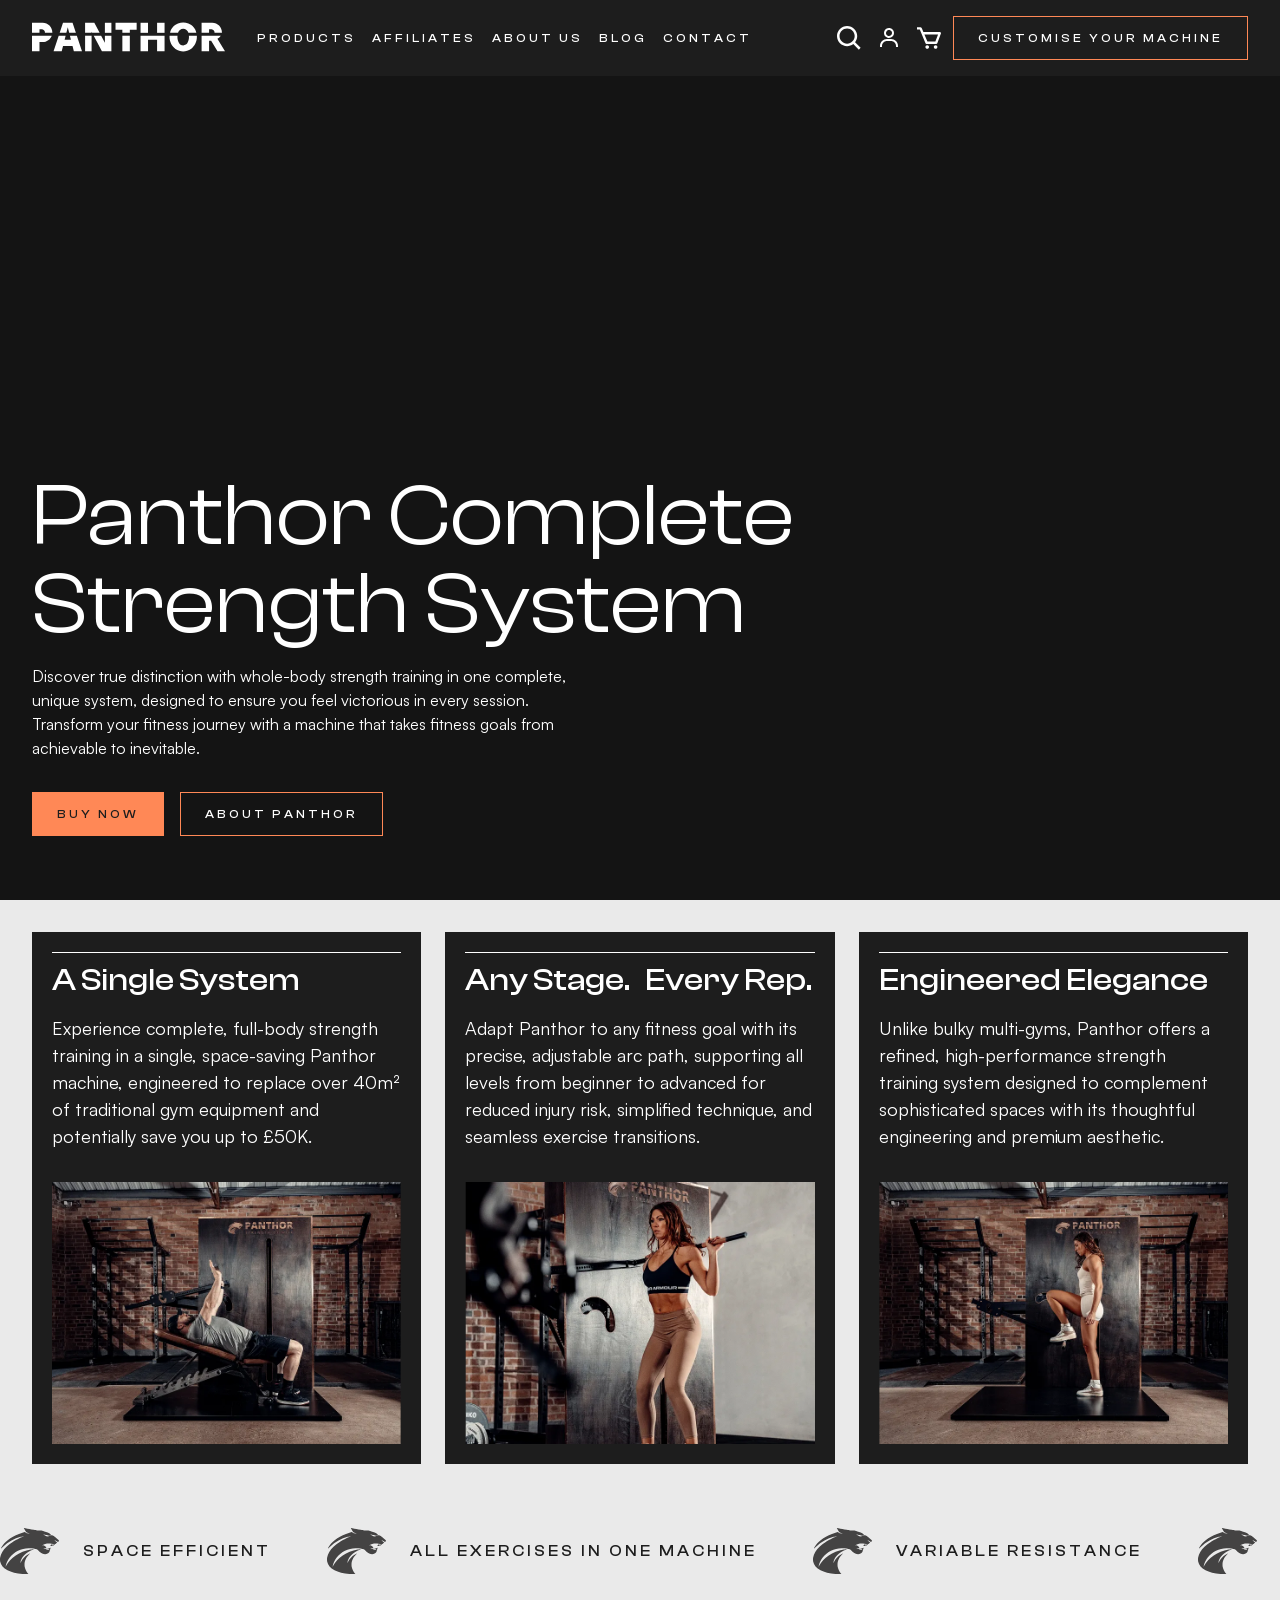
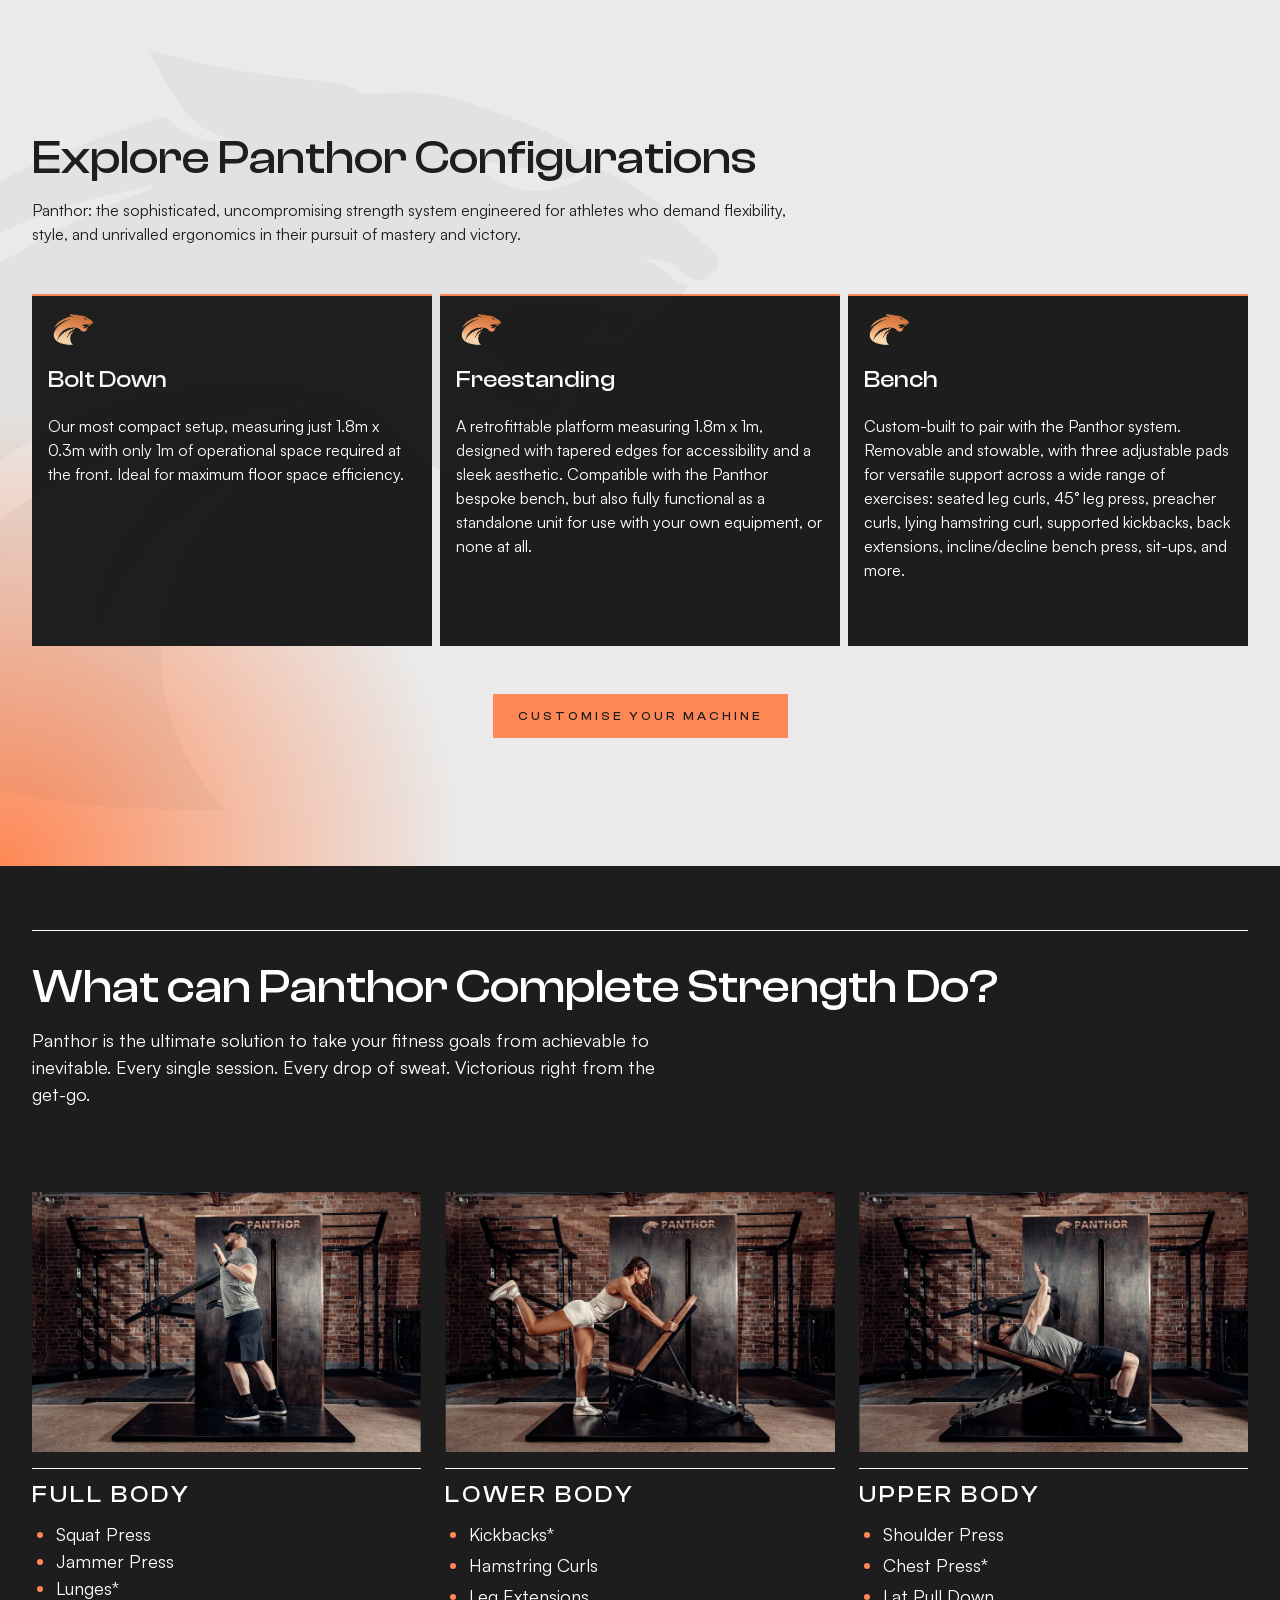
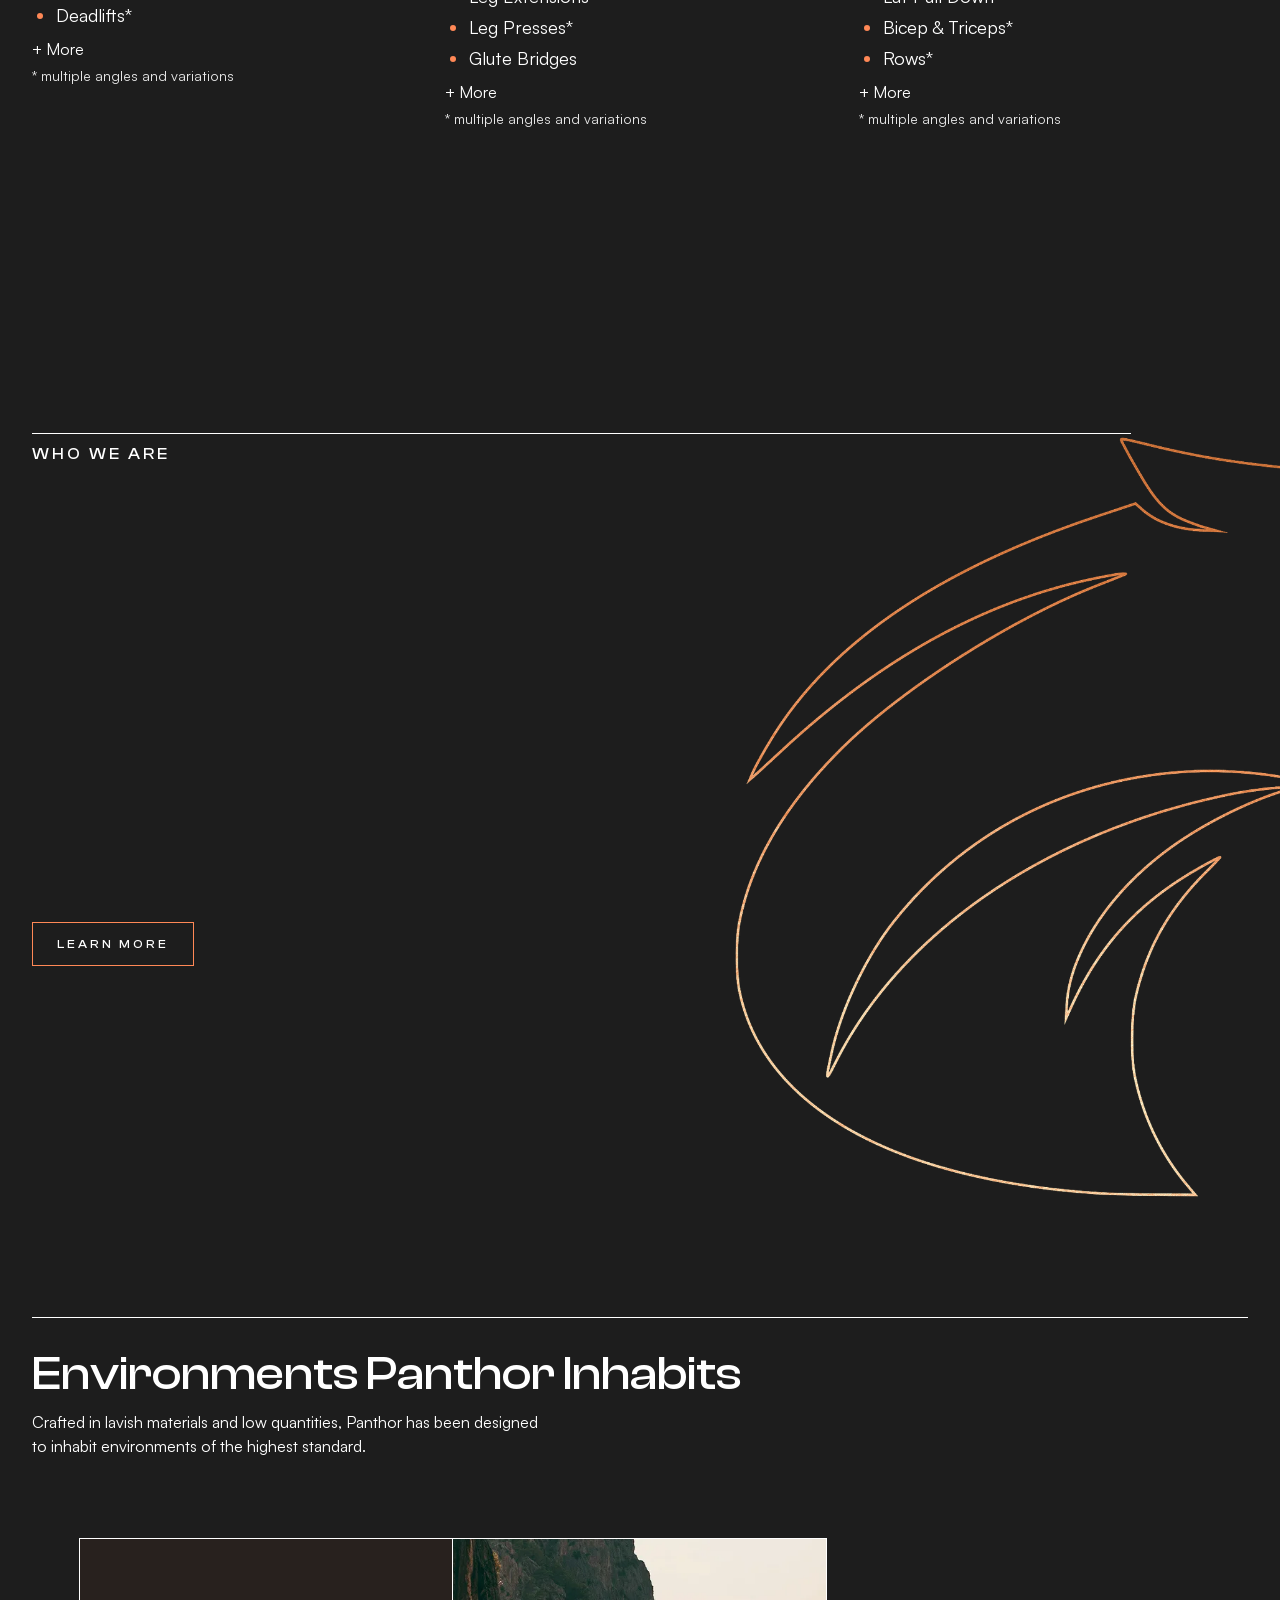
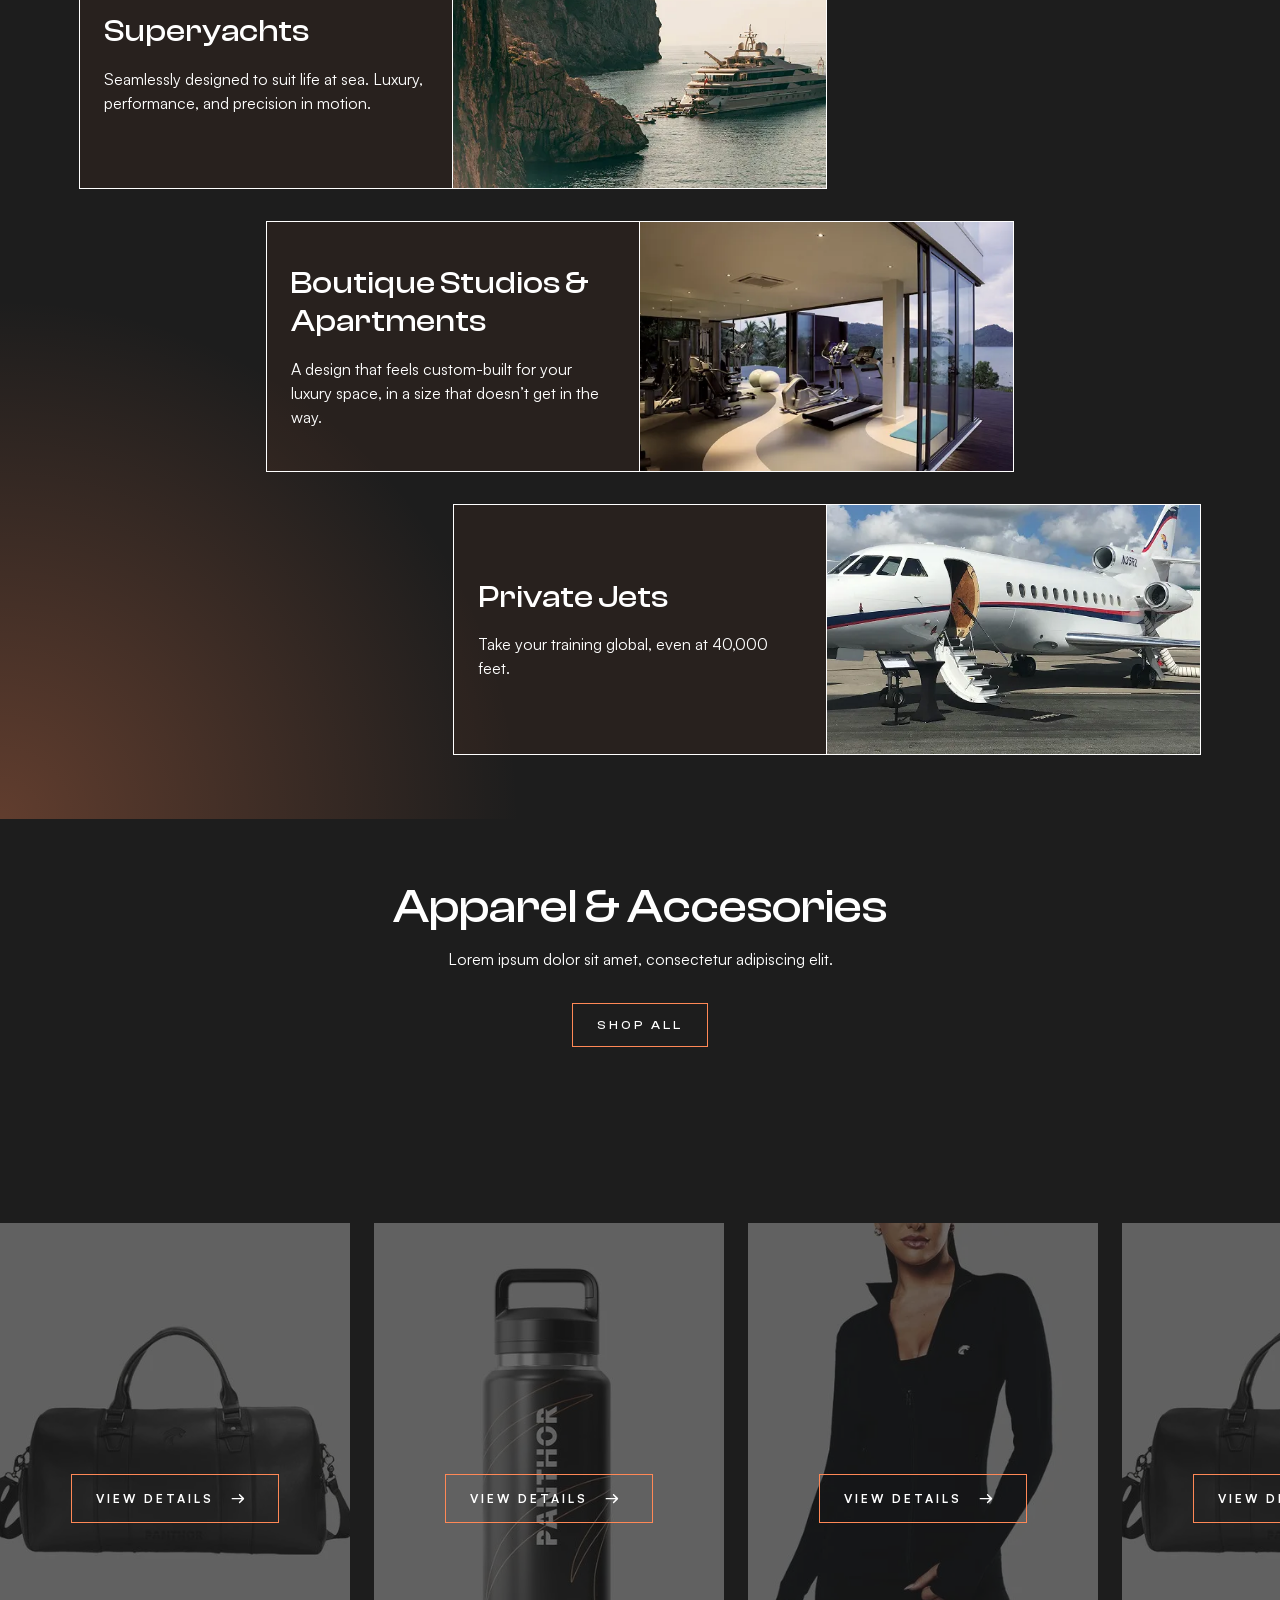
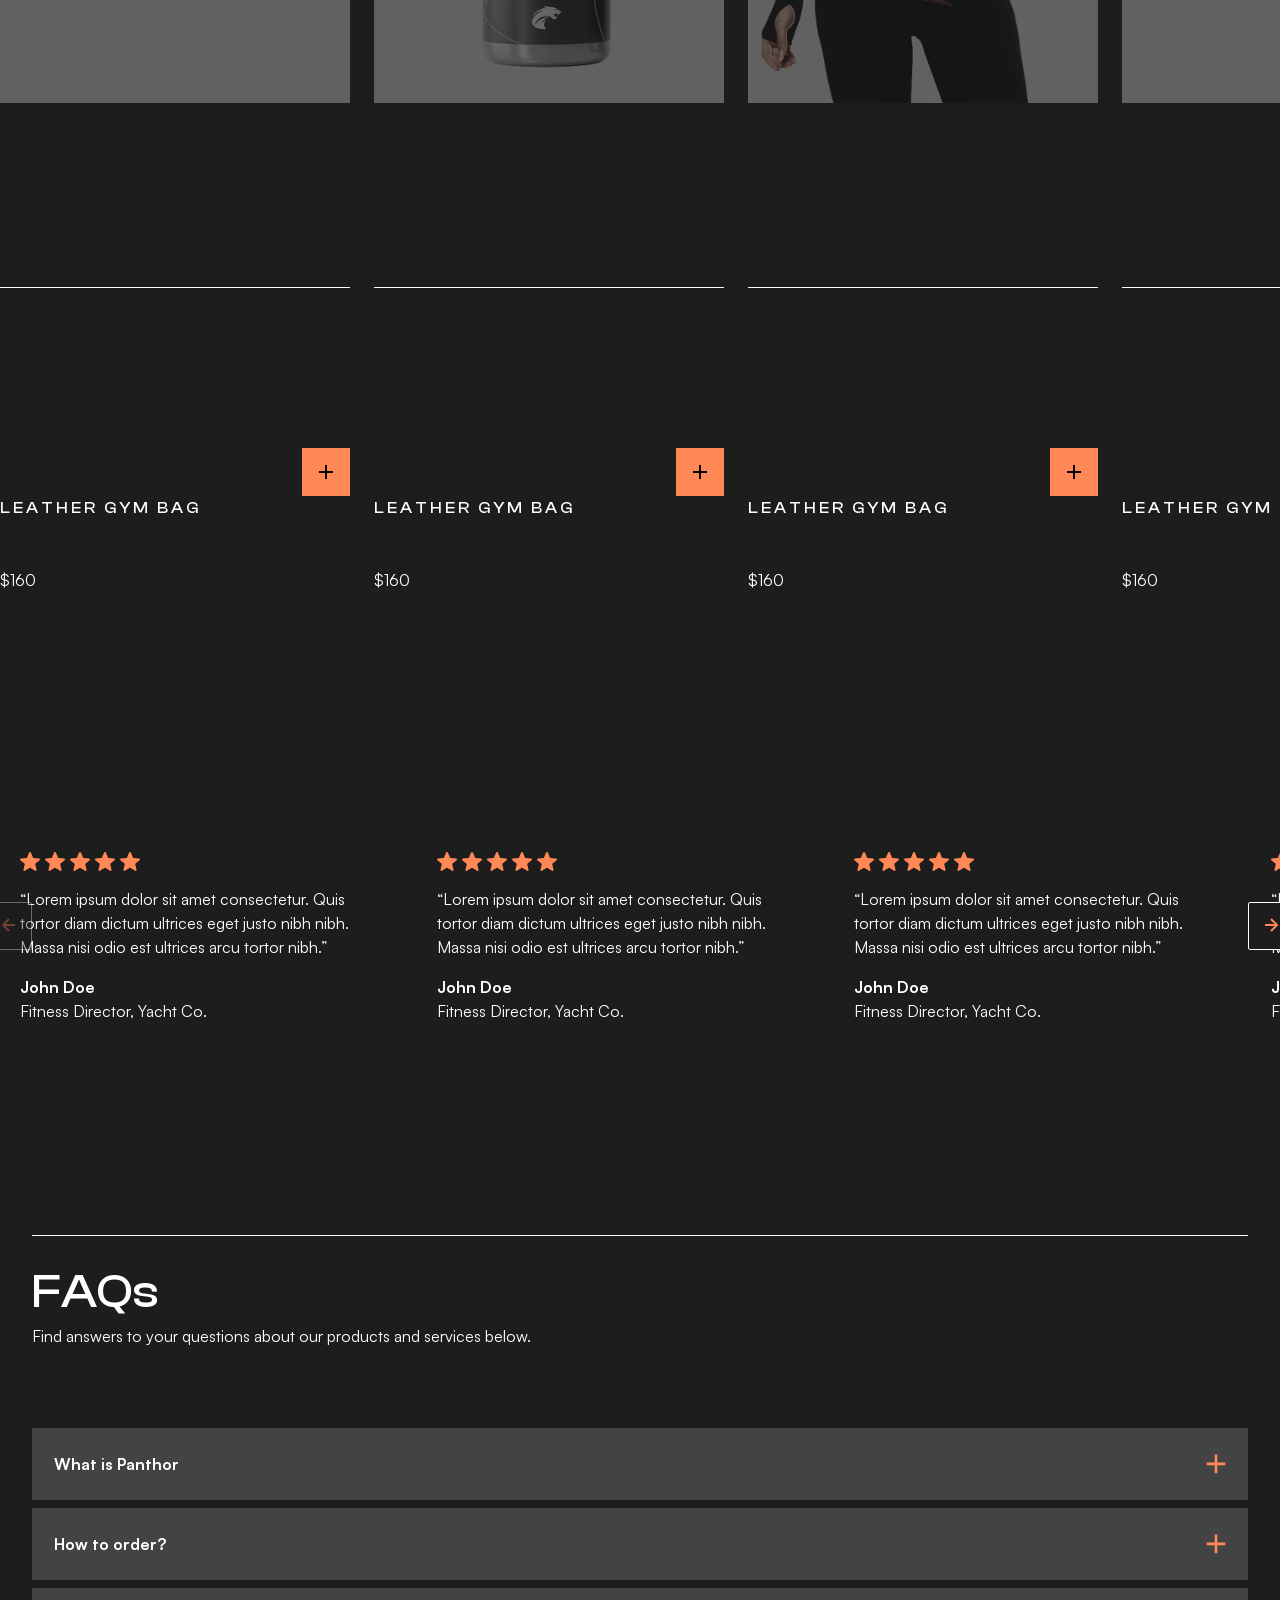
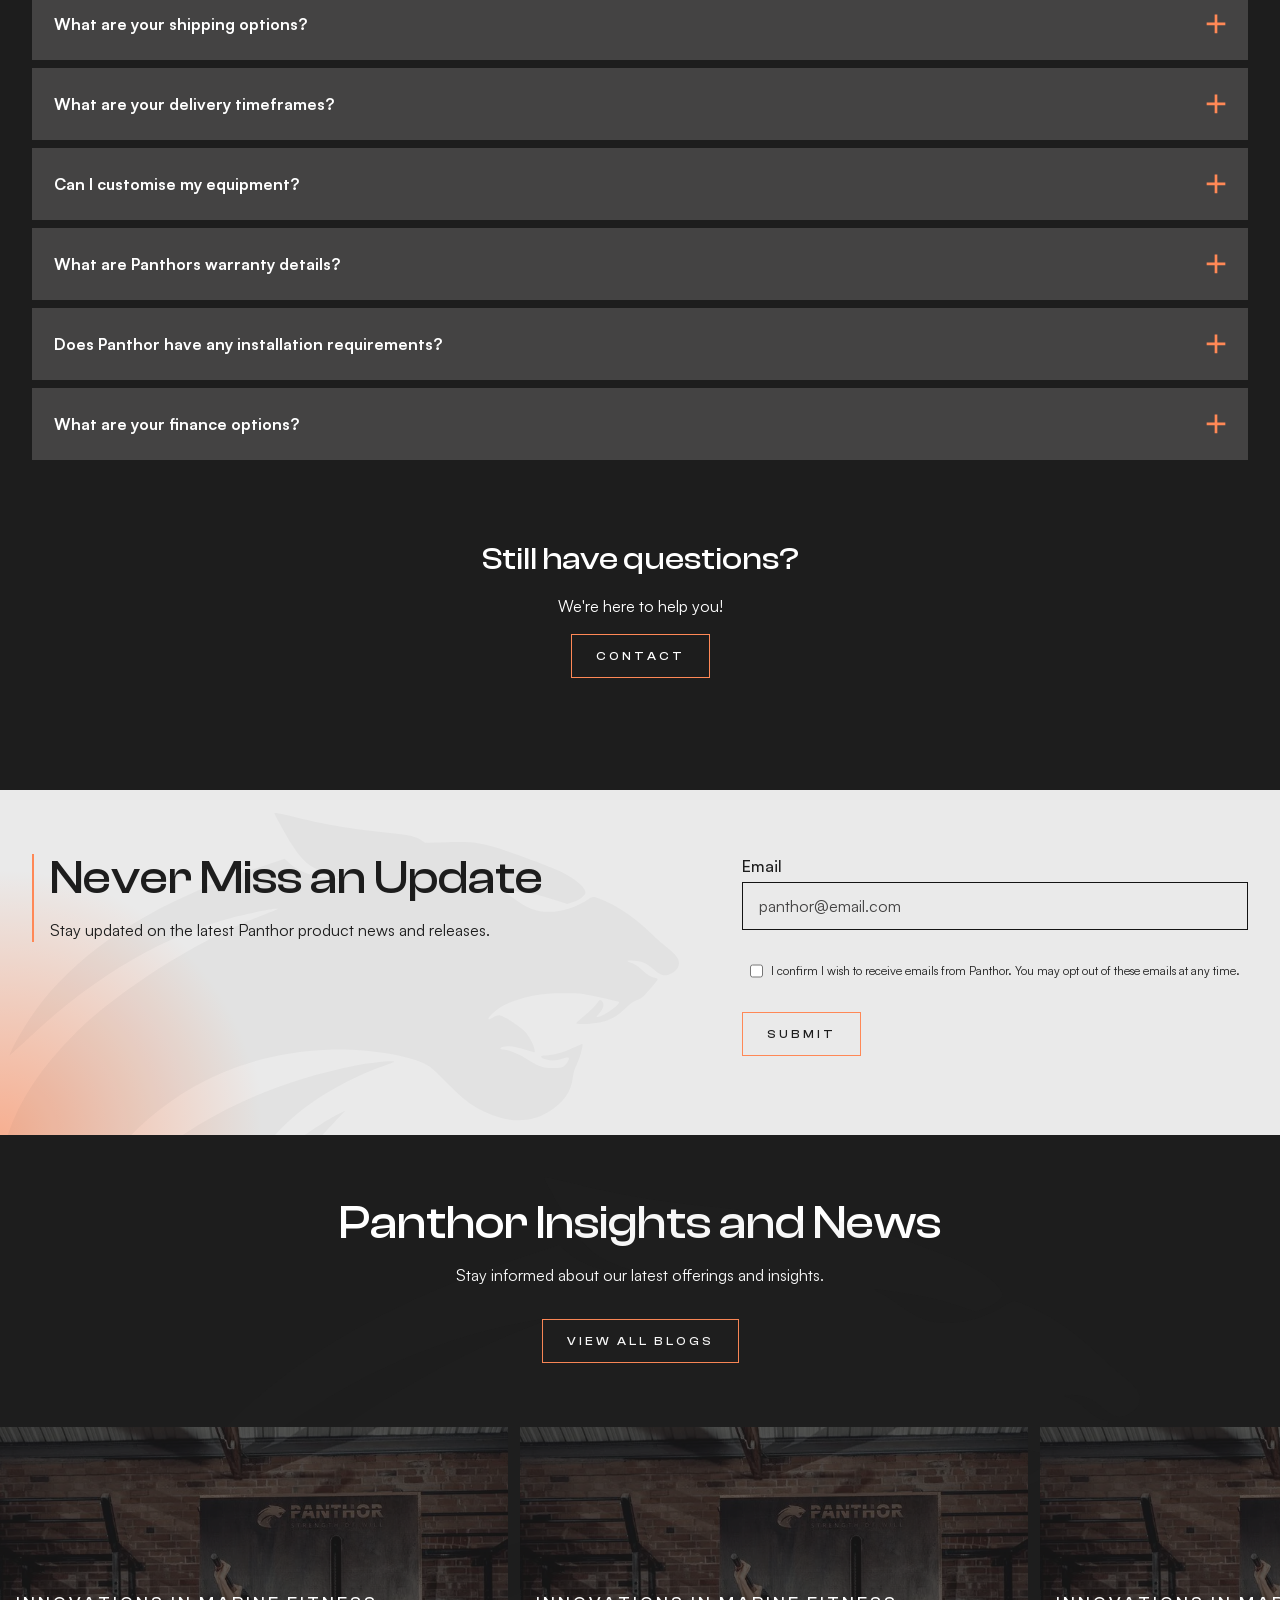
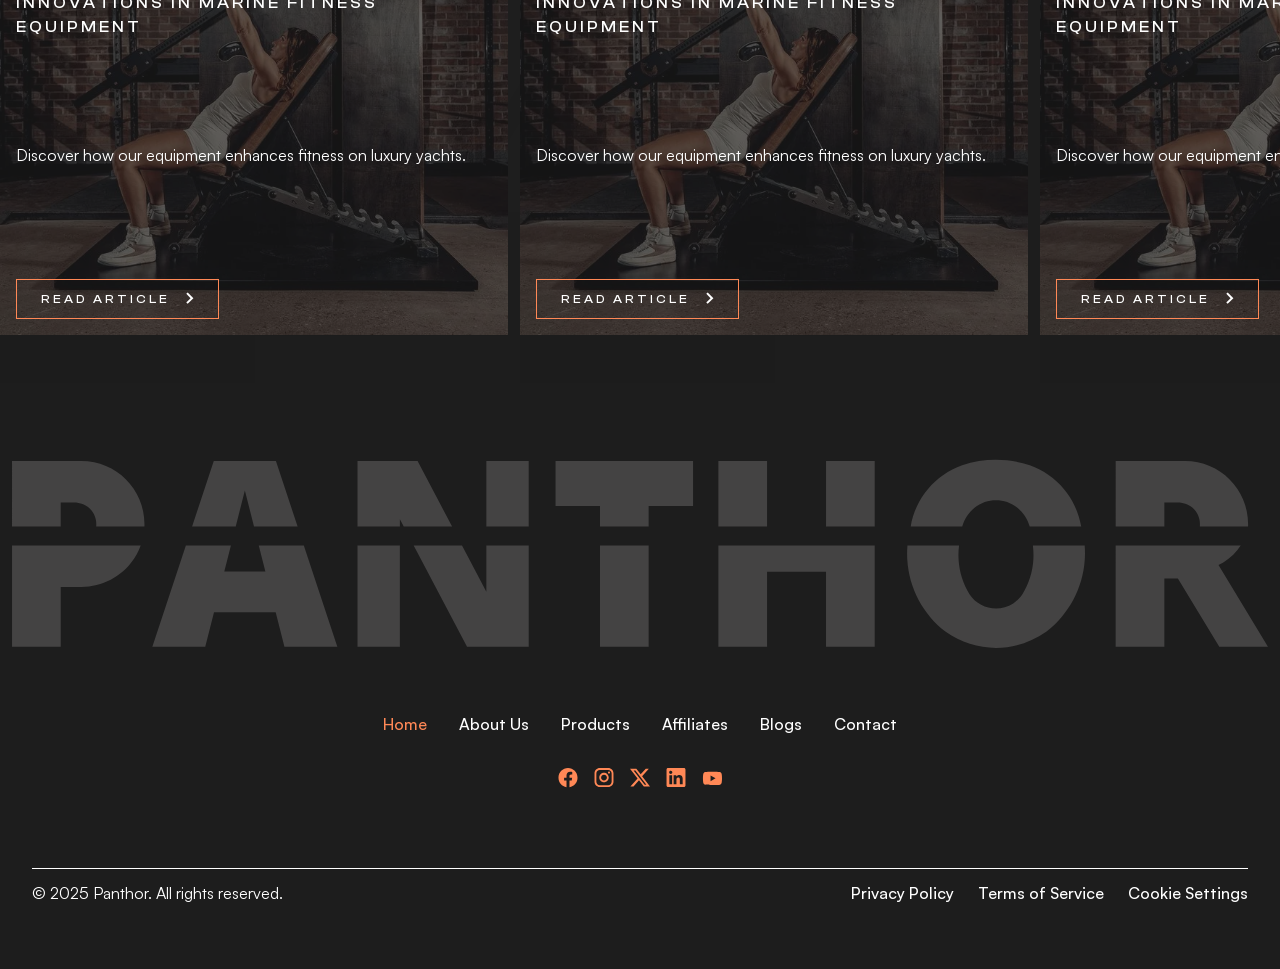
<file: index.html>
<!DOCTYPE html><!--  Last Published: Thu May 14 2026 00:38:21 GMT+0000 (Coordinated Universal Time)  -->
<html data-wf-page="6834fa443fd5947ee89aa503" data-wf-site="6834fa433fd5947ee89aa4ad" lang="en-AU">
<head>
  <meta charset="utf-8">
  <title>Panthor Dev</title>
  <meta content="width=device-width, initial-scale=1" name="viewport">
  <link href="css/normalize.css" rel="stylesheet" type="text/css">
  <link href="css/components.css" rel="stylesheet" type="text/css">
  <link href="css/panthor-dev.css" rel="stylesheet" type="text/css">
  <style>html.w-mod-js:not(.w-mod-ix3) :is(#typewriter) {visibility: hidden !important;}</style>
  <script type="text/javascript">!function(o,c){var n=c.documentElement,t=" w-mod-";n.className+=t+"js",("ontouchstart"in o||o.DocumentTouch&&c instanceof DocumentTouch)&&(n.className+=t+"touch")}(window,document);</script>
  <link href="images/favicon.png" rel="shortcut icon" type="image/x-icon">
  <link href="images/webclip.png" rel="apple-touch-icon">
  <link rel="stylesheet" href="https://cdn.jsdelivr.net/npm/swiper@11/swiper-bundle.min.css">
  <style>
  .swiper-button-prev:after,
  .swiper-button-next:after {
    display: none;
  }
  .transform-none {
    transform: none !important;
  }
</style>
  <script src="https://cdn.jsdelivr.net/npm/swiper@11/swiper-bundle.min.js"></script>
  <script>
  const runOnDomReady = (callback) => {
    return document.addEventListener("DOMContentLoaded", callback);
  };
   const initSlider = (identifier, config, breakpoint) => {
    let slider = null;
    if (breakpoint) {
      const runOnMatch = (media) => {
        if (media.matches && !slider) {
          slider = new Swiper(identifier, config);
          slider.init();
        }
        if (!media.matches && slider) {
          slider.destroy();
          slider = null;
        }
      };
      const media = window.matchMedia(
        `only screen and (${breakpoint >= 0 ? "min" : "max"}-width: ${
          breakpoint >= 0 ? breakpoint : breakpoint * -1
        }px)`
      );
      runOnMatch(media);
      window.addEventListener("resize", () => {
        runOnMatch(media);
      });
      media.addEventListener("change", runOnMatch);
    } else {
      slider = new Swiper(identifier, config);
    }
  };
  const resolveSliderHeight = (swiper) => {
    const params = swiper.params;
    const swiperEl = swiper.el;
    if (params.direction && params.direction === "vertical") {
      const swiperSlides = swiper.slides;
      const slidesPerView = params.slidesPerView || 1;
      const activeIndex = swiper[params.loop ? "realIndex" : "activeIndex"];
      let height = 0;
      let index = activeIndex + (slidesPerView - 1);
      while (index >= activeIndex) {
        if (index < swiperSlides.length) {
          height += swiperSlides[index].firstChild.offsetHeight;
        }
        index--;
      }
      const spaceBetween = params.spaceBetween;
      if (spaceBetween && slidesPerView && (slidesPerView > 1)) {
        height += (spaceBetween * slidesPerView);
      }
      swiperEl.style.height = height > 0 ? `${height}px` : "auto";
    } else {
      swiperEl.style.height = "auto";
    }
  };
const initSliderTransformRemover = (swiper) => {
  const { el, slides } = swiper;
  if (!el.classList.contains("init-slider-transform-remover")) {
    el.classList.add("init-slider-transform-remover");
    slides.forEach((slide) => {
      const transformedElements = slide.querySelectorAll(
        "[data-slider='transform-element']"
      );
      const setters = slide.querySelectorAll(
        "[data-slider='transform-setter']"
      );
      if (setters.length > 0) {
        setters.forEach((setter) => {
          setter.addEventListener("click", () => {
            slide.classList.add("transform-none");
            swiper.wrapperEl.classList.add("transform-none");
            el.closest(".swiper-container").style.zIndex = 9999;
            if (transformedElements.length > 0) {
              transformedElements.forEach((element) => {
                element.classList.add("transform-none");
              });
            }
          });
        });
      }
      const resetters = slide.querySelectorAll(
        "[data-slider='transform-resetter']"
      );
      if (resetters.length > 0) {
        resetters.forEach((resetter) => {
          resetter.addEventListener("click", () => {
            slide.classList.remove("transform-none");
            swiper.wrapperEl.classList.remove("transform-none");
            el.closest(".swiper-container").removeAttribute("style");
            if (transformedElements.length > 0) {
              transformedElements.forEach((element) => {
                element.classList.remove("transform-none");
              });
            }
          });
        });
      }
    });
  }
};
  /*Typewriter*/
function typeTextOnView(id, speed = 35) {
  const element = document.getElementById(id);
  if (!element) return;
  let hasAnimated = false;
  // Utility: wrap text node characters in span
  function wrapCharactersInSpans(node) {
    const fragment = document.createDocumentFragment();
    node.textContent.split('').forEach(char => {
      const span = document.createElement('span');
      span.textContent = char;
      span.style.opacity = '0.6';
      span.style.transition = 'opacity 0.3s ease';
      fragment.appendChild(span);
    });
    return fragment;
  }
  // Recursive function to walk the DOM and wrap only text nodes
  function processNode(node) {
    if (node.nodeType === Node.TEXT_NODE) {
      const spanWrapped = wrapCharactersInSpans(node);
      node.replaceWith(spanWrapped);
    } else if (node.nodeType === Node.ELEMENT_NODE) {
      node.childNodes.forEach(child => processNode(child));
    }
  }
  // Preserve layout height
  const clone = element.cloneNode(true);
  clone.style.position = 'absolute';
  clone.style.visibility = 'hidden';
  clone.style.pointerEvents = 'none';
  clone.style.height = 'auto';
  clone.style.opacity = 1;
  element.parentNode.insertBefore(clone, element.nextSibling);
  const fixedHeight = clone.offsetHeight + 'px';
  clone.remove();
  element.style.height = fixedHeight;
  element.style.overflow = 'hidden';
  // Typewriter animation (opacity fade)
  function typeWriter() {
    const spans = element.querySelectorAll('span');
    let i = 0;
    function fadeChar() {
      if (i < spans.length) {
        spans[i].style.opacity = '1';
        i++;
        setTimeout(fadeChar, speed);
      }
    }
    fadeChar();
  }
  // Observe when element enters viewport
  const observer = new IntersectionObserver(
    (entries, observer) => {
      entries.forEach(entry => {
        if (entry.isIntersecting && !hasAnimated) {
          hasAnimated = true;
          typeWriter();
          observer.unobserve(element);
        }
      });
    },
    { threshold: 0.5 }
  );
  observer.observe(element);
  // Run character wrapping after DOM is loaded
  processNode(element);
}
  // Initialize when DOM is ready
  document.addEventListener("DOMContentLoaded", () => {
    typeTextOnView('typewriter-text');
  });
</script>
</head>
<body>
  <div class="page-wrapper">
    <div class="component_cursor_wrap">
      <div data-w-id="290e3f7a-0ea8-8439-f99f-ad4dfa604e9a" class="component_cursor">
        <div class="component_cursor_embed w-embed"><svg width="100%" height="100%" viewbox="0 0 5 4" fill="none" xmlns="http://www.w3.org/2000/svg">
            <path d="M2.51803 0.67634L2.08205 0.240356L0.322388 2.00001L2.08205 3.75967L2.51803 3.32369L1.19435 2.00001L2.51803 0.67634Z" fill="currentColor"></path>
            <path d="M3.62371 0.240356L1.86405 2.00001L3.62371 3.75967L4.0597 3.32369L2.73602 2.00001L4.0597 0.67634L3.62371 0.240356Z" fill="currentColor"></path>
          </svg></div>
        <p>DRAG</p>
        <div class="component_cursor_embed w-embed"><svg width="100%" height="100%" viewbox="0 0 5 4" fill="none" xmlns="http://www.w3.org/2000/svg">
            <path d="M2.1746 0.677335L3.50814 2.00009L2.1746 3.32284L2.60873 3.76067L4.38381 2.00009L2.60873 0.239502L2.1746 0.677335Z" fill="currentColor"></path>
            <path d="M1.06707 0.239502L0.632935 0.677335L1.96648 2.00009L0.632935 3.32284L1.06707 3.76067L2.84214 2.00009L1.06707 0.239502Z" fill="currentColor"></path>
          </svg></div>
      </div>
    </div>
    <div class="global-styles w-embed">
      <style>
/* Make text look crisper and more legible in all browsers */
body {
  -webkit-font-smoothing: antialiased;
  -moz-osx-font-smoothing: grayscale;
  font-smoothing: antialiased;
  text-rendering: optimizeLegibility;
}
/* Focus state style for keyboard navigation for the focusable elements */
*[tabindex]:focus-visible,
  input[type="file"]:focus-visible {
   outline: 0.125rem solid #4d65ff;
   outline-offset: 0.125rem;
}
/* Set color style to inherit */
.inherit-color * {
    color: inherit;
}
/* Get rid of top margin on first element in any rich text element */
.w-richtext > :not(div):first-child, .w-richtext > div:first-child > :first-child {
  margin-top: 0 !important;
}
/* Get rid of bottom margin on last element in any rich text element */
.w-richtext>:last-child, .w-richtext ol li:last-child, .w-richtext ul li:last-child {
	margin-bottom: 0 !important;
}
/* Make sure containers never lose their center alignment */
.container-medium,.container-small, .container-large {
	margin-right: auto !important;
  margin-left: auto !important;
}
/* 
Make the following elements inherit typography styles from the parent and not have hardcoded values. 
Important: You will not be able to style for example "All Links" in Designer with this CSS applied.
Uncomment this CSS to use it in the project. Leave this message for future hand-off.
*/
/*
a,
.w-input,
.w-select,
.w-tab-link,
.w-nav-link,
.w-dropdown-btn,
.w-dropdown-toggle,
.w-dropdown-link {
  color: inherit;
  text-decoration: inherit;
  font-size: inherit;
}
*/
/* Apply "..." after 3 lines of text */
.text-style-3lines {
	display: -webkit-box;
	overflow: hidden;
	-webkit-line-clamp: 3;
	-webkit-box-orient: vertical;
}
/* Apply "..." after 2 lines of text */
.text-style-2lines {
	display: -webkit-box;
	overflow: hidden;
	-webkit-line-clamp: 2;
	-webkit-box-orient: vertical;
}
/* These classes are never overwritten */
.hide {
  display: none !important;
}
@media screen and (max-width: 991px) {
    .hide, .hide-tablet {
        display: none !important;
    }
}
  @media screen and (max-width: 767px) {
    .hide-mobile-landscape{
      display: none !important;
    }
}
  @media screen and (max-width: 479px) {
    .hide-mobile{
      display: none !important;
    }
}
.margin-0 {
  margin: 0rem !important;
}
.padding-0 {
  padding: 0rem !important;
}
.spacing-clean {
padding: 0rem !important;
margin: 0rem !important;
}
.margin-top {
  margin-right: 0rem !important;
  margin-bottom: 0rem !important;
  margin-left: 0rem !important;
}
.padding-top {
  padding-right: 0rem !important;
  padding-bottom: 0rem !important;
  padding-left: 0rem !important;
}
.margin-right {
  margin-top: 0rem !important;
  margin-bottom: 0rem !important;
  margin-left: 0rem !important;
}
.padding-right {
  padding-top: 0rem !important;
  padding-bottom: 0rem !important;
  padding-left: 0rem !important;
}
.margin-bottom {
  margin-top: 0rem !important;
  margin-right: 0rem !important;
  margin-left: 0rem !important;
}
.padding-bottom {
  padding-top: 0rem !important;
  padding-right: 0rem !important;
  padding-left: 0rem !important;
}
.margin-left {
  margin-top: 0rem !important;
  margin-right: 0rem !important;
  margin-bottom: 0rem !important;
}
.padding-left {
  padding-top: 0rem !important;
  padding-right: 0rem !important;
  padding-bottom: 0rem !important;
}
.margin-horizontal {
  margin-top: 0rem !important;
  margin-bottom: 0rem !important;
}
.padding-horizontal {
  padding-top: 0rem !important;
  padding-bottom: 0rem !important;
}
.margin-vertical {
  margin-right: 0rem !important;
  margin-left: 0rem !important;
}
.padding-vertical {
  padding-right: 0rem !important;
  padding-left: 0rem !important;
}
.padding-top-0{
	padding-top: 0 !important;
}
.padding-bottom-0{
	padding-bottom: 0 !important;
}
/*Dev Code*/
.swiper-container,
.component_testimonial_container,
.gallery-container{
	display: grid;
	grid-template-columns: minmax(0px, 1fr);
	max-width: 100%;
}
.wf-design-mode .component_news_wrap{
  gap: 0.75rem;
}
.wf-design-mode .product_image_swiper_wrap{
	gap: 1rem;
}
.wf-design-mode .component_product_overview_wrap,
.wf-design-mode .product_video_wrap{
	gap: 1.5rem;
}
.wf-design-mode .component_testimonial_wrap{
	gap: 2.5rem;
}
.wf-design-mode .swiper-wrapper{
	display: flex;
}
.wf-design-mode .swiper-wrapper > *{
	  flex: 0 0 auto;
}
.about_journey_slide.swiper-slide-active{
	opacity: 1;
}
.swiper{
	width: 100%;
}
@keyframes marqueeLoop{
  100% {
    transform: translateX(-50%)
  }
}
.component_blurb_description li::marker{
	color: var(--background-color--background-tertiary);
}
@media screen and (min-width: 1921px){
	.container-large{
  	max-width: 100rem;
  }
}
@media screen and (max-width: 690px){
#typewriter-text{
min-height: 390px;
}
}
</style>
    </div>
    <header class="component_header">
      <div class="page-width">
        <div class="component_header_wrap">
          <div class="component_header_logo_child">
            <a href="index.html" aria-current="page" class="component_header_logo_link w-inline-block w--current">
              <div class="component_header_logo w-embed"><svg xmlns="http://www.w3.org/2000/svg" width="100%" height="100%" viewbox="0 0 193 30" fill="none">
                  <path d="M0 13.7152H19.7708C18.3787 17.5339 14.7341 20.0777 10.6517 20.0777H7.4819V29.2694H0.00154321V13.7136L0 13.7152Z" fill="currentColor"></path>
                  <path d="M7.48036 7.13477V10.8246H0V0.772217H10.6501C16.0075 0.772217 20.3505 5.09421 20.3505 10.4257C20.3505 10.5592 20.3474 10.6927 20.3428 10.8246H12.9395C13.1615 9.02037 11.8711 7.38025 10.0596 7.15932C9.92704 7.14244 9.79292 7.13477 9.65879 7.13477H7.4819H7.48036Z" fill="currentColor"></path>
                  <path d="M33.6386 13.7151H26.7132L21.5624 29.2709H29.6933L31.0408 23.9562H40.5115L41.8589 29.2709H49.9899L44.839 13.7151H37.9137L38.9312 17.7287H32.6195L33.637 13.7151H33.6386Z" fill="currentColor"></path>
                  <path d="M34.3724 10.8246H27.6721L31.0007 0.772217H40.5546L43.8832 10.8246H37.1829L35.7784 5.28446L34.3739 10.8246H34.3724Z" fill="currentColor"></path>
                  <path d="M53.0884 13.7151H59.6005V29.2709H53.0884V13.7151Z" fill="currentColor"></path>
                  <path d="M62.3232 0.772217H53.0884V10.8246H59.6005V9.69237L60.1972 10.8246H67.6236L62.3232 0.772217Z" fill="currentColor"></path>
                  <path d="M79.4011 10.8246V0.772217H72.8889V10.8246H79.4011Z" fill="currentColor"></path>
                  <path d="M69.1472 13.7151L72.889 20.8125V13.7151H79.4011V29.2709H69.9212L61.7208 13.7151H69.1472Z" fill="currentColor"></path>
                  <path d="M104.657 0.772217H83.5232V7.65181H90.3499V10.8262H97.8302V7.65181H104.657V0.772217Z" fill="currentColor"></path>
                  <path d="M90.35 13.7151H97.8303V29.2709H90.35V13.7151Z" fill="currentColor"></path>
                  <path d="M108.545 0.772217H116.026V10.8246H108.545V0.772217Z" fill="currentColor"></path>
                  <path d="M125.085 0.772217H132.565V10.8246H125.085V0.772217Z" fill="currentColor"></path>
                  <path d="M108.545 13.7151H132.565V29.2709H125.085V17.744H116.027V29.2709H108.547V13.7151H108.545Z" fill="currentColor"></path>
                  <path d="M145.531 13.7151C145.19 16.3187 145.758 18.9592 147.136 21.1976C148.602 23.4315 151.61 24.0606 153.856 22.6015C154.419 22.2363 154.9 21.7576 155.267 21.1976C156.645 18.9592 157.212 16.3187 156.872 13.7151H164.835C165.234 18.8426 163.011 23.8258 158.919 26.968C154.3 30.2451 148.101 30.2451 143.48 26.968C139.381 23.8335 137.166 18.841 137.599 13.7151H145.528H145.531Z" fill="currentColor"></path>
                  <path d="M146.016 10.8246C146.326 9.68615 146.986 8.67354 147.905 7.9279C149.838 6.41052 152.565 6.41052 154.499 7.9279C155.418 8.67201 156.077 9.68615 156.387 10.8246H164.302C163.584 6.4903 160.555 2.88634 156.395 1.41652C153.025 0.29345 149.379 0.29345 146.009 1.41652C141.849 2.88634 138.82 6.4903 138.101 10.8246H146.016Z" fill="currentColor"></path>
                  <path d="M177.077 7.13477V10.8246H169.597V0.772217H180.247C185.604 0.772217 189.947 5.09421 189.947 10.4257C189.947 10.5592 189.944 10.6927 189.94 10.8246H182.536C182.758 9.02037 181.468 7.38025 179.656 7.15932C179.524 7.14244 179.39 7.13477 179.256 7.13477H177.079H177.077Z" fill="currentColor"></path>
                  <path d="M188.814 13.7151H169.596V29.2709H177.076V18.7659H179.156L185.52 29.2709H193L185.398 16.7238C186.792 16.0502 187.973 15.01 188.813 13.7151H188.814Z" fill="currentColor"></path>
                </svg></div>
            </a>
          </div>
          <div class="component_header_navigation">
            <div class="component_header_navigation_item is-nav">
              <div class="component_offcanvas">
                <div class="component_nav_list_wrap">
                  <div class="component_nav_list_link">
                    <a href="shop.html" class="component_nav_link">Products</a>
                    <a href="affiliates.html" class="component_nav_link">Affiliates</a>
                    <a href="about.html" class="component_nav_link">About Us</a>
                    <a href="blog.html" class="component_nav_link">Blog</a>
                    <a href="contact.html" class="component_nav_link">Contact</a>
                  </div>
                  <div class="component_nav_list_wrap_icon">
                    <div class="component_nav_icon_item hide-tablet"><img src="images/search-icon.svg" loading="lazy" width="20" height="20" alt="" class="component_nav_list_icon"></div>
                    <div class="component_nav_icon_item"><img src="images/profile-icon.svg" loading="lazy" width="20" height="20" alt="" class="component_nav_list_icon">
                      <div class="show-tablet">
                        <p class="text-color-secondary">Log In</p>
                      </div>
                    </div>
                    <div class="component_nav_icon_item"><img src="images/cart-icon.svg" loading="lazy" width="20" height="20" alt="" class="component_nav_list_icon">
                      <div class="show-tablet">
                        <p class="text-color-secondary">Cart</p>
                      </div>
                    </div>
                  </div>
                </div>
              </div>
            </div>
            <div class="component_header_navigation_item">
              <div class="component_header_widget_wrap">
                <div class="component_header_widget_item">
                  <a href="product-template.html" class="button-primary is-widget w-button">cUSTOMISE <span class="hide-mobile-portrait">YOUR </span>MACHINE</a>
                  <a href="product-template.html" class="button-secondary is-desktop w-button">Customise your machine</a>
                </div>
                <div class="component_header_widget_item is-burger">
                  <div data-w-id="ff451305-ab5f-5f04-9caf-f738f2c5f5e8" class="component_header_burger">
                    <div class="component_header_burger_line is-top"></div>
                    <div class="component_header_burger_line is-middle"></div>
                    <div class="component_header_burger_line is-bottom"></div>
                  </div>
                </div>
              </div>
            </div>
          </div>
        </div>
      </div>
    </header>
    <main class="main-wrapper">
      <section class="home_banner_section">
        <div class="padding-section-regular">
          <div class="page-width">
            <div class="home_banner_content">
              <div class="home_banner_heading">
                <h1>Panthor Complete Strength System</h1>
              </div>
              <div class="spacer-regular"></div>
              <div class="home_banner_description">
                <p>Discover true distinction with whole-body strength training in one complete, unique system, designed to ensure you feel victorious in every session. Transform your fitness journey with a machine that takes fitness goals from achievable to inevitable.</p>
              </div>
              <div class="spacer-medium"></div>
              <div class="button-group">
                <a href="product-template.html" class="button-primary w-button">Buy Now</a>
                <a href="about.html" class="button-secondary w-button">About Panthor</a>
              </div>
            </div>
          </div>
        </div>
      </section>
      <section class="home_overview_section">
        <div class="page-width">
          <div class="home_overview_list">
            <div class="home_overview_item">
              <div class="home_overview_card">
                <div class="home_overview_card_item">
                  <div class="component_divider_line"></div>
                  <div class="spacer-xsmall"></div>
                  <h2 class="heading-style-h4">A Single System</h2>
                  <div class="spacer-regular"></div>
                  <p class="text-size-medium">Experience complete, full-body strength training in a single, space-saving Panthor machine, engineered to replace over 40m² of traditional gym equipment and potentially save you up to £50K.</p>
                </div>
                <div class="home_overview_card_item"><img src="images/a-single-system_1.webp" loading="lazy" sizes="(max-width: 806px) 100vw, 806px" srcset="images/a-single-system_1a-single-system.webp 500w, images/a-single-system_1a-single-system.webp 800w, images/a-single-system_1.webp 806w" alt="" class="home_overview_card_image"></div>
              </div>
            </div>
            <div class="home_overview_item">
              <div class="home_overview_card">
                <div class="home_overview_card_item">
                  <div class="component_divider_line"></div>
                  <div class="spacer-xsmall"></div>
                  <h2 class="heading-style-h4">Any Stage.   Every Rep.</h2>
                  <div class="spacer-regular"></div>
                  <p class="text-size-medium">Adapt Panthor to any fitness goal with its precise, adjustable arc path, supporting all levels from beginner to advanced for reduced injury risk, simplified technique, and seamless exercise transitions.</p>
                </div>
                <div class="home_overview_card_item"><img src="images/any-stage_1.webp" loading="lazy" width="806" height="604" alt="" srcset="images/any-stage_1any-stage.webp 500w, images/any-stage_1any-stage.webp 800w, images/any-stage_1.webp 806w" sizes="(max-width: 806px) 100vw, 806px" class="home_overview_card_image"></div>
              </div>
            </div>
            <div class="home_overview_item">
              <div class="home_overview_card">
                <div class="home_overview_card_item">
                  <div class="component_divider_line"></div>
                  <div class="spacer-xsmall"></div>
                  <h2 class="heading-style-h4">Engineered Elegance</h2>
                  <div class="spacer-regular"></div>
                  <p class="text-size-medium">Unlike bulky multi-gyms, Panthor offers a refined, high-performance strength training system designed to complement sophisticated spaces with its thoughtful engineering and premium aesthetic.</p>
                </div>
                <div class="home_overview_card_item"><img src="images/engineered-elegance_1.webp" loading="lazy" sizes="(max-width: 806px) 100vw, 806px" srcset="images/engineered-elegance_1engineered-elegance.webp 500w, images/engineered-elegance_1engineered-elegance.webp 800w, images/engineered-elegance_1.webp 806w" alt="" class="home_overview_card_image"></div>
              </div>
            </div>
          </div>
        </div>
      </section>
      <section class="component_marquee_section">
        <div class="background-color-alternate">
          <div class="component_marquee_container">
            <div class="spacer-medium"></div>
            <div class="component_marquee_wrap">
              <div class="component_marquee">
                <div class="component_marquee_clone">
                  <div class="component_marquee_item"><img src="images/phantor-icon.svg" loading="lazy" width="59" height="46" alt="" class="component_marquee_logo">
                    <p class="heading-style-h6">Space Efficient</p>
                  </div>
                  <div class="component_marquee_item"><img src="images/phantor-icon.svg" loading="lazy" width="59" height="46" alt="" class="component_marquee_logo">
                    <p class="heading-style-h6">All exercises in one machine</p>
                  </div>
                  <div class="component_marquee_item"><img src="images/phantor-icon.svg" loading="lazy" width="59" height="46" alt="" class="component_marquee_logo">
                    <p class="heading-style-h6">Variable Resistance</p>
                  </div>
                  <div class="component_marquee_item"><img src="images/phantor-icon.svg" loading="lazy" width="59" height="46" alt="" class="component_marquee_logo">
                    <p class="heading-style-h6">Space Efficient</p>
                  </div>
                  <div class="component_marquee_item"><img src="images/phantor-icon.svg" loading="lazy" width="59" height="46" alt="" class="component_marquee_logo">
                    <p class="heading-style-h6">All exercises in one machine</p>
                  </div>
                  <div class="component_marquee_item"><img src="images/phantor-icon.svg" loading="lazy" width="59" height="46" alt="" class="component_marquee_logo">
                    <p class="heading-style-h6">Variable Resistance</p>
                  </div>
                </div>
                <div class="component_marquee_clone">
                  <div class="component_marquee_item"><img src="images/phantor-icon.svg" loading="lazy" width="59" height="46" alt="" class="component_marquee_logo">
                    <p class="heading-style-h6">Space Efficient</p>
                  </div>
                  <div class="component_marquee_item"><img src="images/phantor-icon.svg" loading="lazy" width="59" height="46" alt="" class="component_marquee_logo">
                    <p class="heading-style-h6">All exercises in one machine</p>
                  </div>
                  <div class="component_marquee_item"><img src="images/phantor-icon.svg" loading="lazy" width="59" height="46" alt="" class="component_marquee_logo">
                    <p class="heading-style-h6">Variable Resistance</p>
                  </div>
                  <div class="component_marquee_item"><img src="images/phantor-icon.svg" loading="lazy" width="59" height="46" alt="" class="component_marquee_logo">
                    <p class="heading-style-h6">Space Efficient</p>
                  </div>
                  <div class="component_marquee_item"><img src="images/phantor-icon.svg" loading="lazy" width="59" height="46" alt="" class="component_marquee_logo">
                    <p class="heading-style-h6">All exercises in one machine</p>
                  </div>
                  <div class="component_marquee_item"><img src="images/phantor-icon.svg" loading="lazy" width="59" height="46" alt="" class="component_marquee_logo">
                    <p class="heading-style-h6">Variable Resistance</p>
                  </div>
                </div>
              </div>
            </div>
            <div class="spacer-medium"></div>
          </div>
        </div>
      </section>
      <section data-wf--explore--variant="base" class="component_explore_section">
        <div class="padding-section-xlarge">
          <div class="page-width-narrower">
            <div class="max-width-large">
              <div class="component_explore_headline">
                <h2>Explore Panthor Configurations</h2>
                <div class="spacer-regular"></div>
                <p>Panthor: the sophisticated, uncompromising strength system engineered for athletes who demand flexibility, style, and unrivalled ergonomics in their pursuit of mastery and victory.</p>
              </div>
            </div>
            <div class="spacer-large"></div>
            <div class="component_explore_list">
              <div data-wf--explore-card---darker--variant="base" class="component_explore_item">
                <div class="explore_card_wrap"><img src="images/bolt-down-standing_1.webp" loading="lazy" width="454" height="300" alt="" sizes="(max-width: 479px) 100vw, 454px" srcset="images/bolt-down-standing_1bolt-down-standing.webp 500w, images/bolt-down-standing_1bolt-down-standing.webp 800w, images/bolt-down-standing_1.webp 906w" class="component_explore_image">
                  <div class="component_explore_card background-color-dark"><img src="images/panthor-gradient-bg.webp" loading="lazy" width="51" height="34" alt="" class="component_explore_icon">
                    <div class="spacer-regular"></div>
                    <h3 class="explore_card_heading text-style-normal">Bolt Down</h3>
                    <div class="spacer-small"></div>
                    <p>Our most compact setup, measuring just 1.8m x 0.3m with only 1m of operational space required at the front. Ideal for maximum floor space efficiency.</p>
                  </div>
                </div>
              </div>
              <div data-wf--explore-card---darker--variant="base" class="component_explore_item">
                <div class="explore_card_wrap"><img src="images/freestanding-placeholder_1.webp" loading="lazy" width="454" height="300" alt="" sizes="(max-width: 479px) 100vw, 454px" srcset="images/freestanding-placeholder_1freestanding-placeholder.webp 500w, images/freestanding-placeholder_1freestanding-placeholder.webp 800w, images/freestanding-placeholder_1.webp 908w" class="component_explore_image">
                  <div class="component_explore_card background-color-dark"><img src="images/panthor-gradient-bg.webp" loading="lazy" width="51" height="34" alt="" class="component_explore_icon">
                    <div class="spacer-regular"></div>
                    <h3 class="explore_card_heading text-style-normal">Freestanding</h3>
                    <div class="spacer-small"></div>
                    <p>A retrofittable platform measuring 1.8m x 1m, designed with tapered edges for accessibility and a sleek aesthetic. Compatible with the Panthor bespoke bench, but also fully functional as a standalone unit for use with your own equipment, or none at all.</p>
                  </div>
                </div>
              </div>
              <div data-wf--explore-card---darker--variant="base" class="component_explore_item">
                <div class="explore_card_wrap"><img src="images/bench-placeholder_1.webp" loading="lazy" width="454" height="300" alt="" sizes="(max-width: 479px) 100vw, 454px" srcset="images/bench-placeholder_1bench-placeholder.webp 500w, images/bench-placeholder_1bench-placeholder.webp 800w, images/bench-placeholder_1.webp 906w" class="component_explore_image">
                  <div class="component_explore_card background-color-dark"><img src="images/panthor-gradient-bg.webp" loading="lazy" width="51" height="34" alt="" class="component_explore_icon">
                    <div class="spacer-regular"></div>
                    <h3 class="explore_card_heading text-style-normal">Bench</h3>
                    <div class="spacer-small"></div>
                    <p>Custom-built to pair with the Panthor system. Removable and stowable, with three adjustable pads for versatile support across a wide range of exercises: seated leg curls, 45° leg press, preacher curls, lying hamstring curl, supported kickbacks, back extensions, incline/decline bench press, sit-ups, and more.</p>
                  </div>
                </div>
              </div>
            </div>
            <div class="spacer-large"></div>
            <div class="button-group is-center">
              <a href="product-template.html" class="button-primary w-button">Customise your machine</a>
            </div>
          </div>
        </div>
        <div class="component_explore_vector_wrap"><img src="images/panthor-watermark-faded.svg" loading="lazy" width="995" height="759" alt="" class="component_explore_vector"></div>
      </section>
      <section data-w-id="0f933f72-e676-29c9-3370-2df4c335e6ca" class="component_blurb_section">
        <div class="background-color-primary">
          <div class="padding-section-regular">
            <div class="page-width">
              <div class="component_blurb_headline">
                <div class="component_divider_line"></div>
                <div class="spacer-medium"></div>
                <h2>What can Panthor Complete Strength Do?</h2>
                <div class="spacer-small"></div>
                <div class="component_blurb_description">
                  <p>Panthor is the ultimate solution to take your fitness goals from achievable to inevitable. Every single session. Every drop of sweat. Victorious right from the get-go.</p>
                </div>
              </div>
              <div class="spacer-xlarge"></div>
              <div class="component_blurb_list">
                <div class="component_blurb_item">
                  <div class="component_blurb_card"><img src="images/full-body_2.webp" loading="lazy" alt="" sizes="(max-width: 886px) 100vw, 886px" srcset="images/full-body_2full-body.webp 500w, images/full-body_2full-body.webp 800w, images/full-body_2.webp 886w" class="component_blurb_image">
                    <div class="spacer-regular"></div>
                    <div class="component_divider_line"></div>
                    <div class="spacer-xsmall"></div>
                    <h3 class="heading-style-h5">full body</h3>
                    <div class="spacer-xsmall"></div>
                    <div class="component_blurb_description w-richtext">
                      <ul role="list">
                        <li>Squat Press</li>
                      </ul>
                      <ul role="list">
                        <li>Jammer Press</li>
                      </ul>
                      <ul role="list">
                        <li>Lunges*</li>
                      </ul>
                      <ul role="list">
                        <li>Deadlifts*</li>
                      </ul>
                    </div>
                    <div class="component_blurb_bottom">
                      <div class="spacer-xsmall"></div>
                      <p>+ More</p>
                      <div class="spacer-xxsmall"></div>
                      <p class="component_blurb_note">* multiple angles and variations</p>
                    </div>
                  </div>
                </div>
                <div class="component_blurb_item is-2">
                  <div class="component_blurb_card"><img src="images/lower-body_3.webp" loading="lazy" alt="" sizes="(max-width: 886px) 100vw, 886px" srcset="images/lower-body_3lower-body.webp 500w, images/lower-body_3lower-body.webp 800w, images/lower-body_3.webp 886w" class="component_blurb_image">
                    <div class="spacer-regular"></div>
                    <div class="component_divider_line"></div>
                    <div class="spacer-xsmall"></div>
                    <h3 class="heading-style-h5">Lower body</h3>
                    <div class="spacer-xsmall"></div>
                    <div class="component_blurb_description w-richtext">
                      <ul role="list">
                        <li>Kickbacks*</li>
                        <li>Hamstring Curls</li>
                        <li>Leg Extensions</li>
                        <li>Leg Presses*</li>
                        <li>Glute Bridges</li>
                      </ul>
                    </div>
                    <div class="component_blurb_bottom">
                      <div class="spacer-xsmall"></div>
                      <p>+ More</p>
                      <div class="spacer-xxsmall"></div>
                      <p class="component_blurb_note">* multiple angles and variations</p>
                    </div>
                  </div>
                </div>
                <div class="component_blurb_item is-3">
                  <div class="component_blurb_card"><img src="images/upper-body_2.webp" loading="lazy" alt="" sizes="(max-width: 886px) 100vw, 886px" srcset="images/upper-body_2upper-body.webp 500w, images/upper-body_2upper-body.webp 800w, images/upper-body_2.webp 886w" class="component_blurb_image">
                    <div class="spacer-regular"></div>
                    <div class="component_divider_line"></div>
                    <div class="spacer-xsmall"></div>
                    <h3 class="heading-style-h5">Upper Body</h3>
                    <div class="spacer-xsmall"></div>
                    <div class="component_blurb_description w-richtext">
                      <ul role="list">
                        <li>Shoulder Press</li>
                        <li>Chest Press*</li>
                        <li>Lat Pull Down</li>
                        <li>Bicep &amp; Triceps*</li>
                        <li>Rows*</li>
                      </ul>
                    </div>
                    <div class="component_blurb_bottom">
                      <div class="spacer-xsmall"></div>
                      <p>+ More</p>
                      <div class="spacer-xxsmall"></div>
                      <p class="component_blurb_note">* multiple angles and variations</p>
                    </div>
                  </div>
                </div>
              </div>
            </div>
          </div>
        </div>
      </section>
      <section class="home_story_section">
        <div class="padding-section-medium">
          <div class="page-width">
            <div class="home_story_wrap">
              <div class="component_divider_line"></div>
              <div class="spacer-xsmall"></div>
              <h2 class="heading-style-h6">Who we are</h2>
              <div class="spacer-xsmall"></div>
              <div class="spacer-medium"></div>
              <div class="home_story_description">
                <p id="typewriter" class="heading-style-h3">Panthor is the only machine built to deliver unmatched whole-body strength training for dedicated athletes. <br><br>Experience a machine designed to honour the human body in motion, crafted from lavish materials that stand out in any environment we inhabit.</p>
              </div>
              <div class="spacer-medium"></div>
              <div class="button-group">
                <a href="about.html" class="button-secondary w-button">Learn more</a>
              </div>
            </div>
          </div>
        </div>
        <div class="home_story_vector_background"><img src="images/panthor-gradient-icon.webp" loading="lazy" sizes="100vw" srcset="images/panthor-gradient-icon-p-500.png 500w, images/panthor-gradient-icon-p-800.png 800w, images/panthor-gradient-icon-p-1080.png 1080w, images/panthor-gradient-icon-p-1600.png 1600w, images/panthor-gradient-icon.webp 1728w" alt="" class="home_story_vector"></div>
      </section>
      <section class="component_platform_section">
        <div class="padding-section-regular">
          <div class="page-width">
            <div class="component_platform_headline">
              <div class="component_divider_line"></div>
              <div class="spacer-medium"></div>
              <h2>Environments Panthor Inhabits</h2>
              <div class="spacer-xxsmall"></div>
              <div class="spacer-xsmall"></div>
              <div class="max-width-medium">
                <p>Crafted in lavish materials and low quantities, Panthor has been designed to inhabit environments of the highest standard.</p>
              </div>
            </div>
            <div class="spacer-xxlarge"></div>
            <div class="component_platform_card_grid">
              <div id="w-node-_7549129c-ec81-bf4c-b96f-b65b5efdfe4b-10384095" data-w-id="7549129c-ec81-bf4c-b96f-b65b5efdfe4b" class="component_platform_card_wrapper">
                <div class="component_platform_card_content">
                  <h3 class="heading-style-h4">Superyachts</h3>
                  <p>Seamlessly designed to suit life at sea. Luxury, performance, and precision in motion.</p>
                </div>
                <div id="w-node-ae55e725-6d07-ec7e-a8e7-39acbe0b9c07-10384095" class="component_platform_card_image_wrapper"><img src="images/superyachts_1.webp" loading="lazy" sizes="100vw" srcset="images/superyachts_1superyachts.webp 500w, images/superyachts_1.webp 728w" alt="" class="component_platform_card_item_image"></div>
              </div>
              <div id="w-node-_2bd73e41-03e4-551a-9827-4307e518f54c-10384095" data-w-id="2bd73e41-03e4-551a-9827-4307e518f54c" class="component_platform_card_wrapper">
                <div class="component_platform_card_content">
                  <h3 class="heading-style-h4">Boutique Studios &amp; Apartments</h3>
                  <p>A design that feels custom-built for your luxury space, in a size that doesn’t get in the way.</p>
                </div>
                <div id="w-node-_2bd73e41-03e4-551a-9827-4307e518f552-10384095" class="component_platform_card_image_wrapper"><img src="images/botique-studios_1.webp" loading="lazy" sizes="100vw" srcset="images/botique-studios_1botique-studios.webp 500w, images/botique-studios_1.webp 728w" alt="" class="component_platform_card_item_image"><img src="images/botique-studios_1.webp" loading="lazy" sizes="100vw" srcset="images/botique-studios_1botique-studios.webp 500w, images/botique-studios_1.webp 728w" alt="" class="component_platform_card_item_image"></div>
              </div>
              <div id="w-node-_518c341f-4bfc-a88a-2e0c-40d9f32e96bc-10384095" data-w-id="518c341f-4bfc-a88a-2e0c-40d9f32e96bc" class="component_platform_card_wrapper">
                <div class="component_platform_card_content">
                  <h3 class="heading-style-h4">Private Jets</h3>
                  <p>Take your training global, even at 40,000 feet.</p>
                </div>
                <div id="w-node-_518c341f-4bfc-a88a-2e0c-40d9f32e96c2-10384095" class="component_platform_card_image_wrapper"><img src="images/private-jets_1.webp" loading="lazy" sizes="100vw" srcset="images/private-jets_1private-jets.webp 500w, images/private-jets_1.webp 728w" alt="" class="component_platform_card_item_image"></div>
              </div>
            </div>
          </div>
        </div>
      </section>
      <section class="component_product_overview_section">
        <div class="padding-section-regular">
          <div class="page-width">
            <div class="component_product_overview_headline">
              <div class="text-align-center">
                <h2>Apparel &amp; Accesories</h2>
                <div class="spacer-small"></div>
                <p>Lorem ipsum dolor sit amet, consectetur adipiscing elit.</p>
                <div class="spacer-medium"></div>
                <div class="button-group is-center">
                  <a href="shop.html" class="button-secondary w-button">Shop All</a>
                </div>
              </div>
            </div>
            <div class="spacer-xxlarge"></div>
          </div>
          <div class="page-width-full">
            <div class="swiper-container">
              <div id="product-slider" class="component_product_overview_swiper swiper">
                <div class="component_product_overview_wrap swiper-wrapper">
                  <div class="component_product_slide swiper-slide">
                    <div class="component_product_card">
                      <div class="component_product_card_top">
                        <div class="product_card_image_wrap"><img src="images/product-image-placeholder-1_1.webp" loading="lazy" width="350" height="400" alt="" sizes="(max-width: 479px) 100vw, 350px" srcset="images/product-image-placeholder-1_1product-image-placeholder-1.webp 500w, images/product-image-placeholder-1_1.webp 700w" class="component_product_card_image">
                          <div class="component_product_image_overlay">
                            <a data-w-id="f88ea6c6-924f-f986-556e-dc9ed864de8c" href="#" class="component_product_view_button w-inline-block">
                              <div>View Details</div>
                              <div class="button-secondary-icon-embed w-embed"><svg width="100%" height="100%" viewbox="0 0 24 24" fill="none" xmlns="http://www.w3.org/2000/svg">
                                  <path d="M13.4697 8.53033C13.1768 8.23744 13.1768 7.76256 13.4697 7.46967C13.7626 7.17678 14.2374 7.17678 14.5303 7.46967L18.5303 11.4697C18.8232 11.7626 18.8232 12.2374 18.5303 12.5303L14.5303 16.5303C14.2374 16.8232 13.7626 16.8232 13.4697 16.5303C13.1768 16.2374 13.1768 15.7626 13.4697 15.4697L16.1893 12.75H6.5C6.08579 12.75 5.75 12.4142 5.75 12C5.75 11.5858 6.08579 11.25 6.5 11.25H16.1893L13.4697 8.53033Z" fill="currentColor"></path>
                                </svg></div>
                            </a>
                          </div>
                        </div>
                        <div class="spacer-small"></div>
                        <div class="component_divider_line"></div>
                        <div class="spacer-small"></div>
                      </div>
                      <div class="component_product_card_bottom">
                        <div class="component_product_card_bottom_item">
                          <h3 class="heading-style-h6">Leather gym bag</h3>
                          <p>$160</p>
                        </div>
                        <div class="component_product_card_add-wrap"><button class="component_product_card_add_button"><img src="images/plus-dark-icon.svg" loading="lazy" alt=""></button></div>
                      </div>
                    </div>
                  </div>
                  <div class="component_product_slide swiper-slide">
                    <div class="component_product_card">
                      <div class="component_product_card_top">
                        <div class="product_card_image_wrap"><img src="images/product-image-placeholder-2_1.webp" loading="lazy" width="350" height="400" alt="" sizes="(max-width: 479px) 100vw, 350px" srcset="images/product-image-placeholder-2_1product-image-placeholder-2.webp 500w, images/product-image-placeholder-2_1.webp 700w" class="component_product_card_image">
                          <div class="component_product_image_overlay">
                            <a data-w-id="f88ea6c6-924f-f986-556e-dc9ed864de8c" href="#" class="component_product_view_button w-inline-block">
                              <div>View Details</div>
                              <div class="button-secondary-icon-embed w-embed"><svg width="100%" height="100%" viewbox="0 0 24 24" fill="none" xmlns="http://www.w3.org/2000/svg">
                                  <path d="M13.4697 8.53033C13.1768 8.23744 13.1768 7.76256 13.4697 7.46967C13.7626 7.17678 14.2374 7.17678 14.5303 7.46967L18.5303 11.4697C18.8232 11.7626 18.8232 12.2374 18.5303 12.5303L14.5303 16.5303C14.2374 16.8232 13.7626 16.8232 13.4697 16.5303C13.1768 16.2374 13.1768 15.7626 13.4697 15.4697L16.1893 12.75H6.5C6.08579 12.75 5.75 12.4142 5.75 12C5.75 11.5858 6.08579 11.25 6.5 11.25H16.1893L13.4697 8.53033Z" fill="currentColor"></path>
                                </svg></div>
                            </a>
                          </div>
                        </div>
                        <div class="spacer-small"></div>
                        <div class="component_divider_line"></div>
                        <div class="spacer-small"></div>
                      </div>
                      <div class="component_product_card_bottom">
                        <div class="component_product_card_bottom_item">
                          <h3 class="heading-style-h6">Leather gym bag</h3>
                          <p>$160</p>
                        </div>
                        <div class="component_product_card_add-wrap"><button class="component_product_card_add_button"><img src="images/plus-dark-icon.svg" loading="lazy" alt=""></button></div>
                      </div>
                    </div>
                  </div>
                  <div class="component_product_slide swiper-slide">
                    <div class="component_product_card">
                      <div class="component_product_card_top">
                        <div class="product_card_image_wrap"><img src="images/product-image-placeholder-3_1.webp" loading="lazy" width="350" height="400" alt="" sizes="(max-width: 479px) 100vw, 350px" srcset="images/product-image-placeholder-3_1product-image-placeholder-3.webp 500w, images/product-image-placeholder-3_1.webp 700w" class="component_product_card_image">
                          <div class="component_product_image_overlay">
                            <a data-w-id="f88ea6c6-924f-f986-556e-dc9ed864de8c" href="#" class="component_product_view_button w-inline-block">
                              <div>View Details</div>
                              <div class="button-secondary-icon-embed w-embed"><svg width="100%" height="100%" viewbox="0 0 24 24" fill="none" xmlns="http://www.w3.org/2000/svg">
                                  <path d="M13.4697 8.53033C13.1768 8.23744 13.1768 7.76256 13.4697 7.46967C13.7626 7.17678 14.2374 7.17678 14.5303 7.46967L18.5303 11.4697C18.8232 11.7626 18.8232 12.2374 18.5303 12.5303L14.5303 16.5303C14.2374 16.8232 13.7626 16.8232 13.4697 16.5303C13.1768 16.2374 13.1768 15.7626 13.4697 15.4697L16.1893 12.75H6.5C6.08579 12.75 5.75 12.4142 5.75 12C5.75 11.5858 6.08579 11.25 6.5 11.25H16.1893L13.4697 8.53033Z" fill="currentColor"></path>
                                </svg></div>
                            </a>
                          </div>
                        </div>
                        <div class="spacer-small"></div>
                        <div class="component_divider_line"></div>
                        <div class="spacer-small"></div>
                      </div>
                      <div class="component_product_card_bottom">
                        <div class="component_product_card_bottom_item">
                          <h3 class="heading-style-h6">Leather gym bag</h3>
                          <p>$160</p>
                        </div>
                        <div class="component_product_card_add-wrap"><button class="component_product_card_add_button"><img src="images/plus-dark-icon.svg" loading="lazy" alt=""></button></div>
                      </div>
                    </div>
                  </div>
                  <div class="component_product_slide swiper-slide">
                    <div class="component_product_card">
                      <div class="component_product_card_top">
                        <div class="product_card_image_wrap"><img src="images/product-image-placeholder-1_1.webp" loading="lazy" width="350" height="400" alt="" sizes="(max-width: 479px) 100vw, 350px" srcset="images/product-image-placeholder-1_1product-image-placeholder-1.webp 500w, images/product-image-placeholder-1_1.webp 700w" class="component_product_card_image">
                          <div class="component_product_image_overlay">
                            <a data-w-id="f88ea6c6-924f-f986-556e-dc9ed864de8c" href="#" class="component_product_view_button w-inline-block">
                              <div>View Details</div>
                              <div class="button-secondary-icon-embed w-embed"><svg width="100%" height="100%" viewbox="0 0 24 24" fill="none" xmlns="http://www.w3.org/2000/svg">
                                  <path d="M13.4697 8.53033C13.1768 8.23744 13.1768 7.76256 13.4697 7.46967C13.7626 7.17678 14.2374 7.17678 14.5303 7.46967L18.5303 11.4697C18.8232 11.7626 18.8232 12.2374 18.5303 12.5303L14.5303 16.5303C14.2374 16.8232 13.7626 16.8232 13.4697 16.5303C13.1768 16.2374 13.1768 15.7626 13.4697 15.4697L16.1893 12.75H6.5C6.08579 12.75 5.75 12.4142 5.75 12C5.75 11.5858 6.08579 11.25 6.5 11.25H16.1893L13.4697 8.53033Z" fill="currentColor"></path>
                                </svg></div>
                            </a>
                          </div>
                        </div>
                        <div class="spacer-small"></div>
                        <div class="component_divider_line"></div>
                        <div class="spacer-small"></div>
                      </div>
                      <div class="component_product_card_bottom">
                        <div class="component_product_card_bottom_item">
                          <h3 class="heading-style-h6">Leather gym bag</h3>
                          <p>$160</p>
                        </div>
                        <div class="component_product_card_add-wrap"><button class="component_product_card_add_button"><img src="images/plus-dark-icon.svg" loading="lazy" alt=""></button></div>
                      </div>
                    </div>
                  </div>
                  <div class="component_product_slide swiper-slide">
                    <div class="component_product_card">
                      <div class="component_product_card_top">
                        <div class="product_card_image_wrap"><img src="images/product-image-placeholder-1_1.webp" loading="lazy" width="350" height="400" alt="" sizes="(max-width: 479px) 100vw, 350px" srcset="images/product-image-placeholder-1_1product-image-placeholder-1.webp 500w, images/product-image-placeholder-1_1.webp 700w" class="component_product_card_image">
                          <div class="component_product_image_overlay">
                            <a data-w-id="f88ea6c6-924f-f986-556e-dc9ed864de8c" href="#" class="component_product_view_button w-inline-block">
                              <div>View Details</div>
                              <div class="button-secondary-icon-embed w-embed"><svg width="100%" height="100%" viewbox="0 0 24 24" fill="none" xmlns="http://www.w3.org/2000/svg">
                                  <path d="M13.4697 8.53033C13.1768 8.23744 13.1768 7.76256 13.4697 7.46967C13.7626 7.17678 14.2374 7.17678 14.5303 7.46967L18.5303 11.4697C18.8232 11.7626 18.8232 12.2374 18.5303 12.5303L14.5303 16.5303C14.2374 16.8232 13.7626 16.8232 13.4697 16.5303C13.1768 16.2374 13.1768 15.7626 13.4697 15.4697L16.1893 12.75H6.5C6.08579 12.75 5.75 12.4142 5.75 12C5.75 11.5858 6.08579 11.25 6.5 11.25H16.1893L13.4697 8.53033Z" fill="currentColor"></path>
                                </svg></div>
                            </a>
                          </div>
                        </div>
                        <div class="spacer-small"></div>
                        <div class="component_divider_line"></div>
                        <div class="spacer-small"></div>
                      </div>
                      <div class="component_product_card_bottom">
                        <div class="component_product_card_bottom_item">
                          <h3 class="heading-style-h6">Leather gym bag</h3>
                          <p>$160</p>
                        </div>
                        <div class="component_product_card_add-wrap"><button class="component_product_card_add_button"><img src="images/plus-dark-icon.svg" loading="lazy" alt=""></button></div>
                      </div>
                    </div>
                  </div>
                  <div class="component_product_slide swiper-slide">
                    <div class="component_product_card">
                      <div class="component_product_card_top">
                        <div class="product_card_image_wrap"><img src="images/product-image-placeholder-2_1.webp" loading="lazy" width="350" height="400" alt="" sizes="(max-width: 479px) 100vw, 350px" srcset="images/product-image-placeholder-2_1product-image-placeholder-2.webp 500w, images/product-image-placeholder-2_1.webp 700w" class="component_product_card_image">
                          <div class="component_product_image_overlay">
                            <a data-w-id="f88ea6c6-924f-f986-556e-dc9ed864de8c" href="#" class="component_product_view_button w-inline-block">
                              <div>View Details</div>
                              <div class="button-secondary-icon-embed w-embed"><svg width="100%" height="100%" viewbox="0 0 24 24" fill="none" xmlns="http://www.w3.org/2000/svg">
                                  <path d="M13.4697 8.53033C13.1768 8.23744 13.1768 7.76256 13.4697 7.46967C13.7626 7.17678 14.2374 7.17678 14.5303 7.46967L18.5303 11.4697C18.8232 11.7626 18.8232 12.2374 18.5303 12.5303L14.5303 16.5303C14.2374 16.8232 13.7626 16.8232 13.4697 16.5303C13.1768 16.2374 13.1768 15.7626 13.4697 15.4697L16.1893 12.75H6.5C6.08579 12.75 5.75 12.4142 5.75 12C5.75 11.5858 6.08579 11.25 6.5 11.25H16.1893L13.4697 8.53033Z" fill="currentColor"></path>
                                </svg></div>
                            </a>
                          </div>
                        </div>
                        <div class="spacer-small"></div>
                        <div class="component_divider_line"></div>
                        <div class="spacer-small"></div>
                      </div>
                      <div class="component_product_card_bottom">
                        <div class="component_product_card_bottom_item">
                          <h3 class="heading-style-h6">Leather gym bag</h3>
                          <p>$160</p>
                        </div>
                        <div class="component_product_card_add-wrap"><button class="component_product_card_add_button"><img src="images/plus-dark-icon.svg" loading="lazy" alt=""></button></div>
                      </div>
                    </div>
                  </div>
                  <div class="component_product_slide swiper-slide">
                    <div class="component_product_card">
                      <div class="component_product_card_top">
                        <div class="product_card_image_wrap"><img src="images/product-image-placeholder-1_1.webp" loading="lazy" width="350" height="400" alt="" sizes="(max-width: 479px) 100vw, 350px" srcset="images/product-image-placeholder-1_1product-image-placeholder-1.webp 500w, images/product-image-placeholder-1_1.webp 700w" class="component_product_card_image">
                          <div class="component_product_image_overlay">
                            <a data-w-id="f88ea6c6-924f-f986-556e-dc9ed864de8c" href="#" class="component_product_view_button w-inline-block">
                              <div>View Details</div>
                              <div class="button-secondary-icon-embed w-embed"><svg width="100%" height="100%" viewbox="0 0 24 24" fill="none" xmlns="http://www.w3.org/2000/svg">
                                  <path d="M13.4697 8.53033C13.1768 8.23744 13.1768 7.76256 13.4697 7.46967C13.7626 7.17678 14.2374 7.17678 14.5303 7.46967L18.5303 11.4697C18.8232 11.7626 18.8232 12.2374 18.5303 12.5303L14.5303 16.5303C14.2374 16.8232 13.7626 16.8232 13.4697 16.5303C13.1768 16.2374 13.1768 15.7626 13.4697 15.4697L16.1893 12.75H6.5C6.08579 12.75 5.75 12.4142 5.75 12C5.75 11.5858 6.08579 11.25 6.5 11.25H16.1893L13.4697 8.53033Z" fill="currentColor"></path>
                                </svg></div>
                            </a>
                          </div>
                        </div>
                        <div class="spacer-small"></div>
                        <div class="component_divider_line"></div>
                        <div class="spacer-small"></div>
                      </div>
                      <div class="component_product_card_bottom">
                        <div class="component_product_card_bottom_item">
                          <h3 class="heading-style-h6">Leather gym bag</h3>
                          <p>$160</p>
                        </div>
                        <div class="component_product_card_add-wrap"><button class="component_product_card_add_button"><img src="images/plus-dark-icon.svg" loading="lazy" alt=""></button></div>
                      </div>
                    </div>
                  </div>
                  <div class="component_product_slide swiper-slide">
                    <div class="component_product_card">
                      <div class="component_product_card_top">
                        <div class="product_card_image_wrap"><img src="images/product-image-placeholder-4_1.webp" loading="lazy" width="350" height="400" alt="" sizes="(max-width: 479px) 100vw, 350px" srcset="images/product-image-placeholder-4_1product-image-placeholder-4.webp 500w, images/product-image-placeholder-4_1.webp 572w" class="component_product_card_image">
                          <div class="component_product_image_overlay">
                            <a data-w-id="f88ea6c6-924f-f986-556e-dc9ed864de8c" href="#" class="component_product_view_button w-inline-block">
                              <div>View Details</div>
                              <div class="button-secondary-icon-embed w-embed"><svg width="100%" height="100%" viewbox="0 0 24 24" fill="none" xmlns="http://www.w3.org/2000/svg">
                                  <path d="M13.4697 8.53033C13.1768 8.23744 13.1768 7.76256 13.4697 7.46967C13.7626 7.17678 14.2374 7.17678 14.5303 7.46967L18.5303 11.4697C18.8232 11.7626 18.8232 12.2374 18.5303 12.5303L14.5303 16.5303C14.2374 16.8232 13.7626 16.8232 13.4697 16.5303C13.1768 16.2374 13.1768 15.7626 13.4697 15.4697L16.1893 12.75H6.5C6.08579 12.75 5.75 12.4142 5.75 12C5.75 11.5858 6.08579 11.25 6.5 11.25H16.1893L13.4697 8.53033Z" fill="currentColor"></path>
                                </svg></div>
                            </a>
                          </div>
                        </div>
                        <div class="spacer-small"></div>
                        <div class="component_divider_line"></div>
                        <div class="spacer-small"></div>
                      </div>
                      <div class="component_product_card_bottom">
                        <div class="component_product_card_bottom_item">
                          <h3 class="heading-style-h6">Leather gym bag</h3>
                          <p>$160</p>
                        </div>
                        <div class="component_product_card_add-wrap"><button class="component_product_card_add_button"><img src="images/plus-dark-icon.svg" loading="lazy" alt=""></button></div>
                      </div>
                    </div>
                  </div>
                </div>
              </div>
            </div>
          </div>
        </div>
        <div class="hide w-embed w-script">
          <script>
  runOnDomReady(() => {
     initSlider("#product-slider", {
    			slidesPerView: "auto",
    			spaceBetween: 24,
         breakpoints: {
   				 0: {
        		slidesPerView: 1
  				  },
             576: {
        		slidesPerView: 2
  				  },
            768: {
        		slidesPerView: "auto"
  				  }
          }
  		});
  });
</script>
        </div>
      </section>
      <section class="component_testimonial_section">
        <div class="padding-section-medium">
          <div class="page-width-full">
            <div class="component_testimonial_container">
              <div class="component_testimonial_nav">
                <div id="testimonial-prev" class="component_testimonial_paginator swiper-button-prev">
                  <div class="component_testimonial_nav_icon w-embed"><svg width="14" height="14" viewbox="0 0 14 14" fill="none" xmlns="http://www.w3.org/2000/svg">
                      <path d="M8.70694 12.293L4.41394 7.99997H13.9999V5.99997H4.41394L8.70694 1.70697L7.29294 0.292969L0.585938 6.99997L7.29294 13.707L8.70694 12.293Z" fill="#FF8856"></path>
                    </svg></div>
                </div>
                <div id="testimonial-next" class="component_testimonial_paginator swiper-button-next">
                  <div class="component_testimonial_nav_icon w-embed"><svg width="14" height="14" viewbox="0 0 14 14" fill="none" xmlns="http://www.w3.org/2000/svg">
                      <path d="M5.293 12.293L6.707 13.707L13.414 6.99997L6.707 0.292969L5.293 1.70697L9.586 5.99997H0V7.99997H9.586L5.293 12.293Z" fill="#FF8856"></path>
                    </svg></div>
                </div>
              </div>
              <div id="testimonial-slider" class="component_testimonial_swiper swiper">
                <div class="component_testimonial_wrap swiper-wrapper">
                  <div class="component_testimonial_slide swiper-slide">
                    <div class="component_testimonial_card">
                      <div class="component_testimonial_stars"><img src="images/star-icon.svg" loading="lazy" width="20" height="19" alt="" class="component_testimonial_star_icon"><img src="images/star-icon.svg" loading="lazy" width="20" height="19" alt="" class="component_testimonial_star_icon"><img src="images/star-icon.svg" loading="lazy" width="20" height="19" alt="" class="component_testimonial_star_icon"><img src="images/star-icon.svg" loading="lazy" width="20" height="19" alt="" class="component_testimonial_star_icon"><img src="images/star-icon.svg" loading="lazy" width="20" height="19" alt="" class="component_testimonial_star_icon"></div>
                      <div class="spacer-regular"></div>
                      <p>“Lorem ipsum dolor sit amet consectetur. Quis tortor diam dictum ultrices eget justo nibh nibh. Massa nisi odio est ultrices arcu tortor nibh.”</p>
                      <div class="spacer-regular"></div>
                      <p class="text-weight-semibold">John Doe</p>
                      <p>Fitness Director, Yacht Co.</p>
                    </div>
                  </div>
                  <div class="component_testimonial_slide swiper-slide">
                    <div class="component_testimonial_card">
                      <div class="component_testimonial_stars"><img src="images/star-icon.svg" loading="lazy" width="20" height="19" alt="" class="component_testimonial_star_icon"><img src="images/star-icon.svg" loading="lazy" width="20" height="19" alt="" class="component_testimonial_star_icon"><img src="images/star-icon.svg" loading="lazy" width="20" height="19" alt="" class="component_testimonial_star_icon"><img src="images/star-icon.svg" loading="lazy" width="20" height="19" alt="" class="component_testimonial_star_icon"><img src="images/star-icon.svg" loading="lazy" width="20" height="19" alt="" class="component_testimonial_star_icon"></div>
                      <div class="spacer-regular"></div>
                      <p>“Lorem ipsum dolor sit amet consectetur. Quis tortor diam dictum ultrices eget justo nibh nibh. Massa nisi odio est ultrices arcu tortor nibh.”</p>
                      <div class="spacer-regular"></div>
                      <p class="text-weight-semibold">John Doe</p>
                      <p>Fitness Director, Yacht Co.</p>
                    </div>
                  </div>
                  <div class="component_testimonial_slide swiper-slide">
                    <div class="component_testimonial_card">
                      <div class="component_testimonial_stars"><img src="images/star-icon.svg" loading="lazy" width="20" height="19" alt="" class="component_testimonial_star_icon"><img src="images/star-icon.svg" loading="lazy" width="20" height="19" alt="" class="component_testimonial_star_icon"><img src="images/star-icon.svg" loading="lazy" width="20" height="19" alt="" class="component_testimonial_star_icon"><img src="images/star-icon.svg" loading="lazy" width="20" height="19" alt="" class="component_testimonial_star_icon"><img src="images/star-icon.svg" loading="lazy" width="20" height="19" alt="" class="component_testimonial_star_icon"></div>
                      <div class="spacer-regular"></div>
                      <p>“Lorem ipsum dolor sit amet consectetur. Quis tortor diam dictum ultrices eget justo nibh nibh. Massa nisi odio est ultrices arcu tortor nibh.”</p>
                      <div class="spacer-regular"></div>
                      <p class="text-weight-semibold">John Doe</p>
                      <p>Fitness Director, Yacht Co.</p>
                    </div>
                  </div>
                  <div class="component_testimonial_slide swiper-slide">
                    <div class="component_testimonial_card">
                      <div class="component_testimonial_stars"><img src="images/star-icon.svg" loading="lazy" width="20" height="19" alt="" class="component_testimonial_star_icon"><img src="images/star-icon.svg" loading="lazy" width="20" height="19" alt="" class="component_testimonial_star_icon"><img src="images/star-icon.svg" loading="lazy" width="20" height="19" alt="" class="component_testimonial_star_icon"><img src="images/star-icon.svg" loading="lazy" width="20" height="19" alt="" class="component_testimonial_star_icon"><img src="images/star-icon.svg" loading="lazy" width="20" height="19" alt="" class="component_testimonial_star_icon"></div>
                      <div class="spacer-regular"></div>
                      <p>“Lorem ipsum dolor sit amet consectetur. Quis tortor diam dictum ultrices eget justo nibh nibh. Massa nisi odio est ultrices arcu tortor nibh.”</p>
                      <div class="spacer-regular"></div>
                      <p class="text-weight-semibold">John Doe</p>
                      <p>Fitness Director, Yacht Co.</p>
                    </div>
                  </div>
                  <div class="component_testimonial_slide swiper-slide">
                    <div class="component_testimonial_card">
                      <div class="component_testimonial_stars"><img src="images/star-icon.svg" loading="lazy" width="20" height="19" alt="" class="component_testimonial_star_icon"><img src="images/star-icon.svg" loading="lazy" width="20" height="19" alt="" class="component_testimonial_star_icon"><img src="images/star-icon.svg" loading="lazy" width="20" height="19" alt="" class="component_testimonial_star_icon"><img src="images/star-icon.svg" loading="lazy" width="20" height="19" alt="" class="component_testimonial_star_icon"><img src="images/star-icon.svg" loading="lazy" width="20" height="19" alt="" class="component_testimonial_star_icon"></div>
                      <div class="spacer-regular"></div>
                      <p>“Lorem ipsum dolor sit amet consectetur. Quis tortor diam dictum ultrices eget justo nibh nibh. Massa nisi odio est ultrices arcu tortor nibh.”</p>
                      <div class="spacer-regular"></div>
                      <p class="text-weight-semibold">John Doe</p>
                      <p>Fitness Director, Yacht Co.</p>
                    </div>
                  </div>
                  <div class="component_testimonial_slide swiper-slide">
                    <div class="component_testimonial_card">
                      <div class="component_testimonial_stars"><img src="images/star-icon.svg" loading="lazy" width="20" height="19" alt="" class="component_testimonial_star_icon"><img src="images/star-icon.svg" loading="lazy" width="20" height="19" alt="" class="component_testimonial_star_icon"><img src="images/star-icon.svg" loading="lazy" width="20" height="19" alt="" class="component_testimonial_star_icon"><img src="images/star-icon.svg" loading="lazy" width="20" height="19" alt="" class="component_testimonial_star_icon"><img src="images/star-icon.svg" loading="lazy" width="20" height="19" alt="" class="component_testimonial_star_icon"></div>
                      <div class="spacer-regular"></div>
                      <p>“Lorem ipsum dolor sit amet consectetur. Quis tortor diam dictum ultrices eget justo nibh nibh. Massa nisi odio est ultrices arcu tortor nibh.”</p>
                      <div class="spacer-regular"></div>
                      <p class="text-weight-semibold">John Doe</p>
                      <p>Fitness Director, Yacht Co.</p>
                    </div>
                  </div>
                </div>
              </div>
            </div>
          </div>
        </div>
        <div class="hide w-embed w-script">
          <script>
  runOnDomReady(() => {
     initSlider("#testimonial-slider", {
    			slidesPerView: "auto",
    			spaceBetween: 40,
            navigation: {
    					nextEl: '#testimonial-next',
    					prevEl: '#testimonial-prev',
  					},
  		});
  });
</script>
        </div>
      </section>
      <section class="component_faq_section">
        <div class="background-color-primary">
          <div class="padding-section-large">
            <div class="page-width-narrower">
              <div class="component_faq_headline">
                <div class="component_divider_line"></div>
                <div class="spacer-medium"></div>
                <h2>FAQs</h2>
                <div class="spacer-xsmall"></div>
                <p>Find answers to your questions about our products and services below.</p>
              </div>
              <div class="spacer-xxlarge"></div>
              <div class="component_faq_list">
                <div data-hover="false" data-delay="0" class="component_faq_accordion w-dropdown">
                  <div class="component_faq_toggle w-dropdown-toggle">
                    <div>What is Panthor</div><img src="images/plus-icon.svg" loading="lazy" alt="" class="component_faq_icon">
                  </div>
                  <nav class="component_faq_content_wrap w-dropdown-list">
                    <div class="component_faq_content">
                      <p>Panthor is an all-in-one strength training system designed to deliver comprehensive, full-body workouts. With over 50 upper and lower body exercises, it offers a unique and versatile solution for building total-body  strength.</p>
                    </div>
                  </nav>
                </div>
                <div data-hover="false" data-delay="0" class="component_faq_accordion w-dropdown">
                  <div class="component_faq_toggle w-dropdown-toggle">
                    <div>How to order?</div><img src="images/plus-icon.svg" loading="lazy" alt="" class="component_faq_icon">
                  </div>
                  <nav class="component_faq_content_wrap w-dropdown-list">
                    <div class="component_faq_content">
                      <p>Panthor is an all-in-one strength training system designed to deliver comprehensive, full-body workouts. With over 50 upper and lower body exercises, it offers a unique and versatile solution for building total-body  strength.</p>
                    </div>
                  </nav>
                </div>
                <div data-hover="false" data-delay="0" class="component_faq_accordion w-dropdown">
                  <div class="component_faq_toggle w-dropdown-toggle">
                    <div>What are your shipping options?</div><img src="images/plus-icon.svg" loading="lazy" alt="" class="component_faq_icon">
                  </div>
                  <nav class="component_faq_content_wrap w-dropdown-list">
                    <div class="component_faq_content">
                      <p>Panthor is an all-in-one strength training system designed to deliver comprehensive, full-body workouts. With over 50 upper and lower body exercises, it offers a unique and versatile solution for building total-body  strength.</p>
                    </div>
                  </nav>
                </div>
                <div data-hover="false" data-delay="0" class="component_faq_accordion w-dropdown">
                  <div class="component_faq_toggle w-dropdown-toggle">
                    <div>What are your delivery timeframes?</div><img src="images/plus-icon.svg" loading="lazy" alt="" class="component_faq_icon">
                  </div>
                  <nav class="component_faq_content_wrap w-dropdown-list">
                    <div class="component_faq_content">
                      <p>Panthor is an all-in-one strength training system designed to deliver comprehensive, full-body workouts. With over 50 upper and lower body exercises, it offers a unique and versatile solution for building total-body  strength.</p>
                    </div>
                  </nav>
                </div>
                <div data-hover="false" data-delay="0" class="component_faq_accordion w-dropdown">
                  <div class="component_faq_toggle w-dropdown-toggle">
                    <div>Can I customise my equipment?</div><img src="images/plus-icon.svg" loading="lazy" alt="" class="component_faq_icon">
                  </div>
                  <nav class="component_faq_content_wrap w-dropdown-list">
                    <div class="component_faq_content">
                      <p>Panthor is an all-in-one strength training system designed to deliver comprehensive, full-body workouts. With over 50 upper and lower body exercises, it offers a unique and versatile solution for building total-body  strength.</p>
                    </div>
                  </nav>
                </div>
                <div data-hover="false" data-delay="0" class="component_faq_accordion w-dropdown">
                  <div class="component_faq_toggle w-dropdown-toggle">
                    <div>What are Panthors warranty details?</div><img src="images/plus-icon.svg" loading="lazy" alt="" class="component_faq_icon">
                  </div>
                  <nav class="component_faq_content_wrap w-dropdown-list">
                    <div class="component_faq_content">
                      <p>Panthor is an all-in-one strength training system designed to deliver comprehensive, full-body workouts. With over 50 upper and lower body exercises, it offers a unique and versatile solution for building total-body  strength.</p>
                    </div>
                  </nav>
                </div>
                <div data-hover="false" data-delay="0" class="component_faq_accordion w-dropdown">
                  <div class="component_faq_toggle w-dropdown-toggle">
                    <div>Does Panthor have any installation requirements?</div><img src="images/plus-icon.svg" loading="lazy" alt="" class="component_faq_icon">
                  </div>
                  <nav class="component_faq_content_wrap w-dropdown-list">
                    <div class="component_faq_content">
                      <p>Panthor is an all-in-one strength training system designed to deliver comprehensive, full-body workouts. With over 50 upper and lower body exercises, it offers a unique and versatile solution for building total-body  strength.</p>
                    </div>
                  </nav>
                </div>
                <div data-hover="false" data-delay="0" class="component_faq_accordion w-dropdown">
                  <div class="component_faq_toggle w-dropdown-toggle">
                    <div>What are your finance options?</div><img src="images/plus-icon.svg" loading="lazy" alt="" class="component_faq_icon">
                  </div>
                  <nav class="component_faq_content_wrap w-dropdown-list">
                    <div class="component_faq_content">
                      <p>Panthor is an all-in-one strength training system designed to deliver comprehensive, full-body workouts. With over 50 upper and lower body exercises, it offers a unique and versatile solution for building total-body  strength.</p>
                    </div>
                  </nav>
                </div>
              </div>
              <div class="spacer-xxlarge"></div>
              <div class="component_faq_cta_wrap">
                <div class="text-align-center">
                  <h3 class="heading-style-h4">Still have questions?</h3>
                  <div class="spacer-small"></div>
                  <p>We&#x27;re here to help you!</p>
                  <div class="spacer-regular"></div>
                  <a href="contact.html" class="button-secondary w-button">Contact</a>
                </div>
              </div>
            </div>
          </div>
        </div>
      </section>
      <section class="component_newsletter_section">
        <div class="padding-section-regular">
          <div class="page-width-narrower">
            <div class="component_newsletter_wrap">
              <div class="component_newsletter_wrap_item">
                <div class="component_newsletter_headline">
                  <h2>Never Miss an Update</h2>
                  <div class="spacer-small"></div>
                  <p>Stay updated on the latest Panthor product news and releases.</p>
                </div>
              </div>
              <div class="component_newsletter_wrap_item">
                <div class="component_newsletter_block w-form">
                  <form id="wf-form-Newsletter-Form" name="wf-form-Newsletter-Form" data-name="Newsletter Form" redirect="/thank-you" data-redirect="/thank-you" method="get" class="component_newsletter_form" data-wf-page-id="6834fa443fd5947ee89aa503" data-wf-element-id="5d04838d-d0e3-0100-4c5e-5f1a2f01b8fd"><label for="Email-Newsletter" class="form_label">Email</label><input class="form_input w-input" maxlength="256" name="Email-Newsletter" data-name="Email Newsletter" placeholder="panthor@email.com" type="email" id="Email-Newsletter" required="">
                    <div class="spacer-medium"></div><label class="w-checkbox form_checkbox_field"><input type="checkbox" name="Newsletter-Terms" id="Newsletter-Terms" data-name="Newsletter Terms" required="" class="w-checkbox-input form_checkbox"><span class="text-size-tiny w-form-label" for="Newsletter-Terms">I confirm I wish to receive emails from Panthor. You may opt out of these emails at any time.</span></label>
                    <div class="spacer-medium"></div>
                    <div class="button-group"><input type="submit" data-wait="Please wait..." class="button-tertiary w-button" value="Submit"></div>
                  </form>
                  <div class="w-form-done">
                    <div>Thank you! Your submission has been received!</div>
                  </div>
                  <div class="w-form-fail">
                    <div>Oops! Something went wrong while submitting the form.</div>
                  </div>
                </div>
              </div>
            </div>
          </div>
        </div>
        <div class="component_newsletter_vector_wrap"><img src="images/panthor-watermark-faded-landscape.svg" loading="lazy" width="679" height="539" alt="" class="component_newsletter_vector"></div>
      </section>
      <section class="component_news_section">
        <div class="component_news_overflow">
          <div class="component_news_background"><img src="images/panthor-watermark-faded-landscape.svg" loading="lazy" alt="" class="component_news_background_image"></div>
          <div class="padding-section-regular">
            <div class="page-width">
              <div class="max-width-large align-center">
                <div class="text-align-center">
                  <h2>Panthor Insights and News</h2>
                  <div class="spacer-small"></div>
                  <p>Stay informed about our latest offerings and insights.</p>
                  <div class="spacer-medium"></div>
                  <a href="blog.html" class="button-secondary w-button">View All Blogs</a>
                </div>
              </div>
            </div>
            <div class="spacer-xlarge"></div>
            <div class="page-width-full">
              <div class="swiper-container">
                <div id="news-slider" class="component_news_slider swiper">
                  <div class="component_news_wrap swiper-wrapper">
                    <div class="component_news_slide swiper-slide">
                      <div class="component_news_card"><img src="images/blog-placeholder-image_1.webp" loading="lazy" width="445" height="510" alt="" srcset="images/blog-placeholder-image_1blog-placeholder-image.webp 500w, images/blog-placeholder-image_1blog-placeholder-image.webp 800w, images/blog-placeholder-image_1.webp 1029w" sizes="(max-width: 479px) 100vw, 445px" class="component_news_image">
                        <div class="component_news_content_wrap">
                          <div class="component_news_content">
                            <h3 class="heading-style-h6">Innovations in Marine Fitness Equipment</h3>
                            <div class="spacer-xsmall"></div>
                            <p>Discover how our equipment enhances fitness on luxury yachts.</p>
                            <div class="spacer-regular"></div>
                            <div class="button-group">
                              <a href="article-template.html" class="button-secondary is-icon w-inline-block">
                                <div>Read Article</div>
                                <div class="button-icon w-embed"><svg width="8" height="12" viewbox="0 0 8 12" fill="none" xmlns="http://www.w3.org/2000/svg">
                                    <path d="M1.70697 11.8378L7.41397 6.13083L1.70697 0.423828L0.292969 1.83783L4.58597 6.13083L0.292969 10.4238L1.70697 11.8378Z" fill="currentColor"></path>
                                  </svg></div>
                              </a>
                            </div>
                          </div>
                        </div>
                      </div>
                    </div>
                    <div class="component_news_slide swiper-slide">
                      <div class="component_news_card"><img src="images/blog-placeholder-image_1.webp" loading="lazy" width="445" height="510" alt="" srcset="images/blog-placeholder-image_1blog-placeholder-image.webp 500w, images/blog-placeholder-image_1blog-placeholder-image.webp 800w, images/blog-placeholder-image_1.webp 1029w" sizes="(max-width: 479px) 100vw, 445px" class="component_news_image">
                        <div class="component_news_content_wrap">
                          <div class="component_news_content">
                            <h3 class="heading-style-h6">Innovations in Marine Fitness Equipment</h3>
                            <div class="spacer-xsmall"></div>
                            <p>Discover how our equipment enhances fitness on luxury yachts.</p>
                            <div class="spacer-regular"></div>
                            <div class="button-group">
                              <a href="article-template.html" class="button-secondary is-icon w-inline-block">
                                <div>Read Article</div>
                                <div class="button-icon w-embed"><svg width="8" height="12" viewbox="0 0 8 12" fill="none" xmlns="http://www.w3.org/2000/svg">
                                    <path d="M1.70697 11.8378L7.41397 6.13083L1.70697 0.423828L0.292969 1.83783L4.58597 6.13083L0.292969 10.4238L1.70697 11.8378Z" fill="currentColor"></path>
                                  </svg></div>
                              </a>
                            </div>
                          </div>
                        </div>
                      </div>
                    </div>
                    <div class="component_news_slide swiper-slide">
                      <div class="component_news_card"><img src="images/blog-placeholder-image_1.webp" loading="lazy" width="445" height="510" alt="" srcset="images/blog-placeholder-image_1blog-placeholder-image.webp 500w, images/blog-placeholder-image_1blog-placeholder-image.webp 800w, images/blog-placeholder-image_1.webp 1029w" sizes="(max-width: 479px) 100vw, 445px" class="component_news_image">
                        <div class="component_news_content_wrap">
                          <div class="component_news_content">
                            <h3 class="heading-style-h6">Innovations in Marine Fitness Equipment</h3>
                            <div class="spacer-xsmall"></div>
                            <p>Discover how our equipment enhances fitness on luxury yachts.</p>
                            <div class="spacer-regular"></div>
                            <div class="button-group">
                              <a href="article-template.html" class="button-secondary is-icon w-inline-block">
                                <div>Read Article</div>
                                <div class="button-icon w-embed"><svg width="8" height="12" viewbox="0 0 8 12" fill="none" xmlns="http://www.w3.org/2000/svg">
                                    <path d="M1.70697 11.8378L7.41397 6.13083L1.70697 0.423828L0.292969 1.83783L4.58597 6.13083L0.292969 10.4238L1.70697 11.8378Z" fill="currentColor"></path>
                                  </svg></div>
                              </a>
                            </div>
                          </div>
                        </div>
                      </div>
                    </div>
                    <div class="component_news_slide swiper-slide">
                      <div class="component_news_card"><img src="images/blog-placeholder-image_1.webp" loading="lazy" width="445" height="510" alt="" srcset="images/blog-placeholder-image_1blog-placeholder-image.webp 500w, images/blog-placeholder-image_1blog-placeholder-image.webp 800w, images/blog-placeholder-image_1.webp 1029w" sizes="(max-width: 479px) 100vw, 445px" class="component_news_image">
                        <div class="component_news_content_wrap">
                          <div class="component_news_content">
                            <h3 class="heading-style-h6">Innovations in Marine Fitness Equipment</h3>
                            <div class="spacer-xsmall"></div>
                            <p>Discover how our equipment enhances fitness on luxury yachts.</p>
                            <div class="spacer-regular"></div>
                            <div class="button-group">
                              <a href="article-template.html" class="button-secondary is-icon w-inline-block">
                                <div>Read Article</div>
                                <div class="button-icon w-embed"><svg width="8" height="12" viewbox="0 0 8 12" fill="none" xmlns="http://www.w3.org/2000/svg">
                                    <path d="M1.70697 11.8378L7.41397 6.13083L1.70697 0.423828L0.292969 1.83783L4.58597 6.13083L0.292969 10.4238L1.70697 11.8378Z" fill="currentColor"></path>
                                  </svg></div>
                              </a>
                            </div>
                          </div>
                        </div>
                      </div>
                    </div>
                    <div class="component_news_slide swiper-slide">
                      <div class="component_news_card"><img src="images/blog-placeholder-image_1.webp" loading="lazy" width="445" height="510" alt="" srcset="images/blog-placeholder-image_1blog-placeholder-image.webp 500w, images/blog-placeholder-image_1blog-placeholder-image.webp 800w, images/blog-placeholder-image_1.webp 1029w" sizes="(max-width: 479px) 100vw, 445px" class="component_news_image">
                        <div class="component_news_content_wrap">
                          <div class="component_news_content">
                            <h3 class="heading-style-h6">Innovations in Marine Fitness Equipment</h3>
                            <div class="spacer-xsmall"></div>
                            <p>Discover how our equipment enhances fitness on luxury yachts.</p>
                            <div class="spacer-regular"></div>
                            <div class="button-group">
                              <a href="article-template.html" class="button-secondary is-icon w-inline-block">
                                <div>Read Article</div>
                                <div class="button-icon w-embed"><svg width="8" height="12" viewbox="0 0 8 12" fill="none" xmlns="http://www.w3.org/2000/svg">
                                    <path d="M1.70697 11.8378L7.41397 6.13083L1.70697 0.423828L0.292969 1.83783L4.58597 6.13083L0.292969 10.4238L1.70697 11.8378Z" fill="currentColor"></path>
                                  </svg></div>
                              </a>
                            </div>
                          </div>
                        </div>
                      </div>
                    </div>
                    <div class="component_news_slide swiper-slide">
                      <div class="component_news_card"><img src="images/blog-placeholder-image_1.webp" loading="lazy" width="445" height="510" alt="" srcset="images/blog-placeholder-image_1blog-placeholder-image.webp 500w, images/blog-placeholder-image_1blog-placeholder-image.webp 800w, images/blog-placeholder-image_1.webp 1029w" sizes="(max-width: 479px) 100vw, 445px" class="component_news_image">
                        <div class="component_news_content_wrap">
                          <div class="component_news_content">
                            <h3 class="heading-style-h6">Innovations in Marine Fitness Equipment</h3>
                            <div class="spacer-xsmall"></div>
                            <p>Discover how our equipment enhances fitness on luxury yachts.</p>
                            <div class="spacer-regular"></div>
                            <div class="button-group">
                              <a href="article-template.html" class="button-secondary is-icon w-inline-block">
                                <div>Read Article</div>
                                <div class="button-icon w-embed"><svg width="8" height="12" viewbox="0 0 8 12" fill="none" xmlns="http://www.w3.org/2000/svg">
                                    <path d="M1.70697 11.8378L7.41397 6.13083L1.70697 0.423828L0.292969 1.83783L4.58597 6.13083L0.292969 10.4238L1.70697 11.8378Z" fill="currentColor"></path>
                                  </svg></div>
                              </a>
                            </div>
                          </div>
                        </div>
                      </div>
                    </div>
                  </div>
                </div>
              </div>
            </div>
          </div>
        </div>
        <div class="hide w-embed w-script">
          <script>
  runOnDomReady(() => {
     initSlider("#news-slider", {
    			slidesPerView: "auto",
    			spaceBetween: 12
  		});
  });
</script>
        </div>
      </section>
    </main>
    <footer class="component_footer">
      <div class="component_footer_logo_wrap"><img src="images/panthor.svg" loading="lazy" width="1418" height="212" alt="" class="component_footer_logo"></div>
      <div class="page-width">
        <div class="component_footer_nav_wrap">
          <div class="spacer-medium hide-tablet"></div>
          <div class="componet_footer_nav">
            <a href="index.html" aria-current="page" class="component_footer_nav_link w--current">Home</a>
            <a href="about.html" class="component_footer_nav_link">About Us</a>
            <a href="shop.html" class="component_footer_nav_link">Products</a>
            <a href="affiliates.html" class="component_footer_nav_link">Affiliates</a>
            <a href="blog.html" class="component_footer_nav_link">Blogs</a>
            <a href="contact.html" class="component_footer_nav_link">Contact</a>
          </div>
          <div class="spacer-medium"></div>
        </div>
        <div class="component_footer_social_list">
          <a href="#" class="component_footer_social_link w-inline-block">
            <div class="icon-embed w-embed"><svg xmlns="http://www.w3.org/2000/svg" width="100%" height="100%" viewbox="0 0 20 21" fill="none">
                <path d="M20 10.1705C20 4.61388 15.5229 0.109375 10 0.109375C4.47715 0.109375 0 4.61388 0 10.1705C0 15.1922 3.65684 19.3546 8.4375 20.1094V13.0788H5.89844V10.1705H8.4375V7.95389C8.4375 5.43233 9.9305 4.03949 12.2146 4.03949C13.3088 4.03949 14.4531 4.236 14.4531 4.236V6.71198H13.1922C11.95 6.71198 11.5625 7.48759 11.5625 8.28327V10.1705H14.3359L13.8926 13.0788H11.5625V20.1094C16.3432 19.3546 20 15.1924 20 10.1705Z" fill="currentColor"></path>
              </svg></div>
          </a>
          <a href="#" class="component_footer_social_link w-inline-block">
            <div class="icon-embed w-embed"><svg xmlns="http://www.w3.org/2000/svg" width="100%" height="100%" viewbox="0 0 18 19" fill="none">
                <path fill-rule="evenodd" clip-rule="evenodd" d="M13 0.109375H5C2.23858 0.109375 0 2.34795 0 5.10938V13.1094C0 15.8708 2.23858 18.1094 5 18.1094H13C15.7614 18.1094 18 15.8708 18 13.1094V5.10938C18 2.34795 15.7614 0.109375 13 0.109375ZM16.25 13.1094C16.2445 14.902 14.7926 16.3539 13 16.3594H5C3.20735 16.3539 1.75549 14.902 1.75 13.1094V5.10938C1.75549 3.31673 3.20735 1.86486 5 1.85938H13C14.7926 1.86486 16.2445 3.31673 16.25 5.10938V13.1094ZM13.75 5.35938C14.3023 5.35938 14.75 4.91165 14.75 4.35938C14.75 3.8071 14.3023 3.35938 13.75 3.35938C13.1977 3.35938 12.75 3.8071 12.75 4.35938C12.75 4.91165 13.1977 5.35938 13.75 5.35938ZM9 4.60938C6.51472 4.60938 4.5 6.62409 4.5 9.10938C4.5 11.5947 6.51472 13.6094 9 13.6094C11.4853 13.6094 13.5 11.5947 13.5 9.10938C13.5027 7.91507 13.0294 6.76894 12.1849 5.92445C11.3404 5.07996 10.1943 4.60672 9 4.60938ZM6.25 9.10938C6.25 10.6282 7.4812 11.8594 9 11.8594C10.5188 11.8594 11.75 10.6282 11.75 9.10938C11.75 7.59058 10.5188 6.35938 9 6.35938C7.4812 6.35938 6.25 7.59058 6.25 9.10938Z" fill="currentColor"></path>
              </svg></div>
          </a>
          <a href="#" class="component_footer_social_link w-inline-block">
            <div class="icon-embed w-embed"><svg xmlns="http://www.w3.org/2000/svg" width="100%" height="100%" viewbox="0 0 18 17" fill="none">
                <path d="M14.1761 0.109375H16.9362L10.9061 6.88678L18 16.1094H12.4456L8.0951 10.516L3.11723 16.1094H0.35544L6.80517 8.86018L0 0.109375H5.69545L9.6279 5.222L14.1761 0.109375ZM13.2073 14.4848H14.7368L4.86441 1.64865H3.2232L13.2073 14.4848Z" fill="currentColor"></path>
              </svg></div>
          </a>
          <a href="#" class="component_footer_social_link w-inline-block">
            <div class="icon-embed w-embed"><svg xmlns="http://www.w3.org/2000/svg" width="100%" height="100%" viewbox="0 0 18 19" fill="none">
                <path fill-rule="evenodd" clip-rule="evenodd" d="M1.5 0.109375C0.67157 0.109375 0 0.780945 0 1.60938V16.6094C0 17.4378 0.67157 18.1094 1.5 18.1094H16.5C17.3284 18.1094 18 17.4378 18 16.6094V1.60938C18 0.780945 17.3284 0.109375 16.5 0.109375H1.5ZM5.52076 4.11209C5.52639 5.06835 4.81061 5.65757 3.96123 5.65335C3.16107 5.64913 2.46357 5.01209 2.46779 4.1135C2.47201 3.26834 3.13998 2.58913 4.00764 2.60882C4.88795 2.62851 5.52639 3.27397 5.52076 4.11209ZM9.2797 6.87113H6.75971H6.7583V15.431H9.4217V15.2313C9.4217 14.8514 9.4214 14.4714 9.4211 14.0913C9.4203 13.0775 9.4194 12.0626 9.4246 11.0491C9.426 10.803 9.4372 10.5471 9.5005 10.3122C9.7381 9.43468 10.5271 8.86797 11.4074 9.00727C11.9727 9.09577 12.3467 9.42348 12.5042 9.95648C12.6013 10.2897 12.6449 10.6483 12.6491 10.9957C12.6605 12.0433 12.6589 13.0909 12.6573 14.1386C12.6567 14.5084 12.6561 14.8784 12.6561 15.2482V15.4296H15.328V15.2243C15.328 14.7723 15.3278 14.3204 15.3275 13.8685C15.327 12.739 15.3264 11.6095 15.3294 10.4796C15.3308 9.96908 15.276 9.46568 15.1508 8.97208C14.9638 8.23798 14.5771 7.63048 13.9485 7.19178C13.5027 6.87957 13.0133 6.67848 12.4663 6.65598C12.404 6.65339 12.3412 6.65 12.2781 6.64659C11.9984 6.63147 11.7141 6.61611 11.4467 6.67004C10.6817 6.82332 10.0096 7.17348 9.5019 7.79078C9.4429 7.86158 9.3852 7.93348 9.2991 8.04078L9.2797 8.06507V6.87113ZM2.68164 15.4338H5.33242V6.87671H2.68164V15.4338Z" fill="currentColor"></path>
              </svg></div>
          </a>
          <a href="#" class="component_footer_social_link w-inline-block">
            <div class="icon-embed w-embed"><svg xmlns="http://www.w3.org/2000/svg" width="100%" height="100%" viewbox="0 0 21 15" fill="none">
                <path d="M20.5931 3.06922C20.4792 2.64662 20.2566 2.26122 19.9475 1.95139C19.6383 1.64155 19.2534 1.41808 18.8311 1.30322C17.2651 0.873218 11.0001 0.866219 11.0001 0.866219C11.0001 0.866219 4.73609 0.859218 3.16909 1.27022C2.74701 1.39036 2.36291 1.617 2.05365 1.92835C1.7444 2.23971 1.52037 2.62534 1.40309 3.04822C0.990086 4.61422 0.986085 7.86222 0.986085 7.86222C0.986085 7.86222 0.982085 11.1262 1.39209 12.6762C1.62209 13.5332 2.29709 14.2102 3.15509 14.4412C4.73709 14.8712 10.9851 14.8782 10.9851 14.8782C10.9851 14.8782 17.2501 14.8852 18.8161 14.4752C19.2386 14.3606 19.6238 14.1376 19.9337 13.8284C20.2436 13.5192 20.4675 13.1345 20.5831 12.7122C20.9971 11.1472 21.0001 7.90022 21.0001 7.90022C21.0001 7.90022 21.0201 4.63522 20.5931 3.06922ZM8.99609 10.8712L9.00109 4.87122L14.2081 7.87622L8.99609 10.8712Z" fill="currentColor"></path>
              </svg></div>
          </a>
        </div>
        <div class="component_footer_bottom_wrap">
          <div class="component_footer_bottom">
            <div class="component_footer_bottom_item">
              <p>© 2025 Panthor. All rights reserved.</p>
            </div>
            <div class="component_footer_bottom_item">
              <div class="component_footer_terms">
                <a href="legal.html" class="component_footer_nav_link">Privacy Policy</a>
                <a href="legal.html" class="component_footer_nav_link">Terms of Service</a>
                <a href="legal.html" class="component_footer_nav_link">Cookie Settings</a>
              </div>
            </div>
          </div>
        </div>
      </div>
    </footer>
  </div>
  <script src="https://d3e54v103j8qbb.cloudfront.net/js/jquery-3.5.1.min.dc5e7f18c8.js?site=6834fa433fd5947ee89aa4ad" type="text/javascript" integrity="sha256-9/aliU8dGd2tb6OSsuzixeV4y/faTqgFtohetphbbj0=" crossorigin="anonymous"></script>
  <script src="js/panthor-dev.js" type="text/javascript"></script>
  <script src="https://cdn.prod.website-files.com/gsap/3.15.0/gsap.min.js" type="text/javascript"></script>
  <script src="https://cdn.prod.website-files.com/gsap/3.15.0/SplitText.min.js" type="text/javascript"></script>
  <script src="https://cdn.prod.website-files.com/gsap/3.15.0/ScrollTrigger.min.js" type="text/javascript"></script>
  <script>
  runOnDomReady(() => {
      typeTextOnView('typewriter-text');
  });
</script>
</body>
</html>
</file>
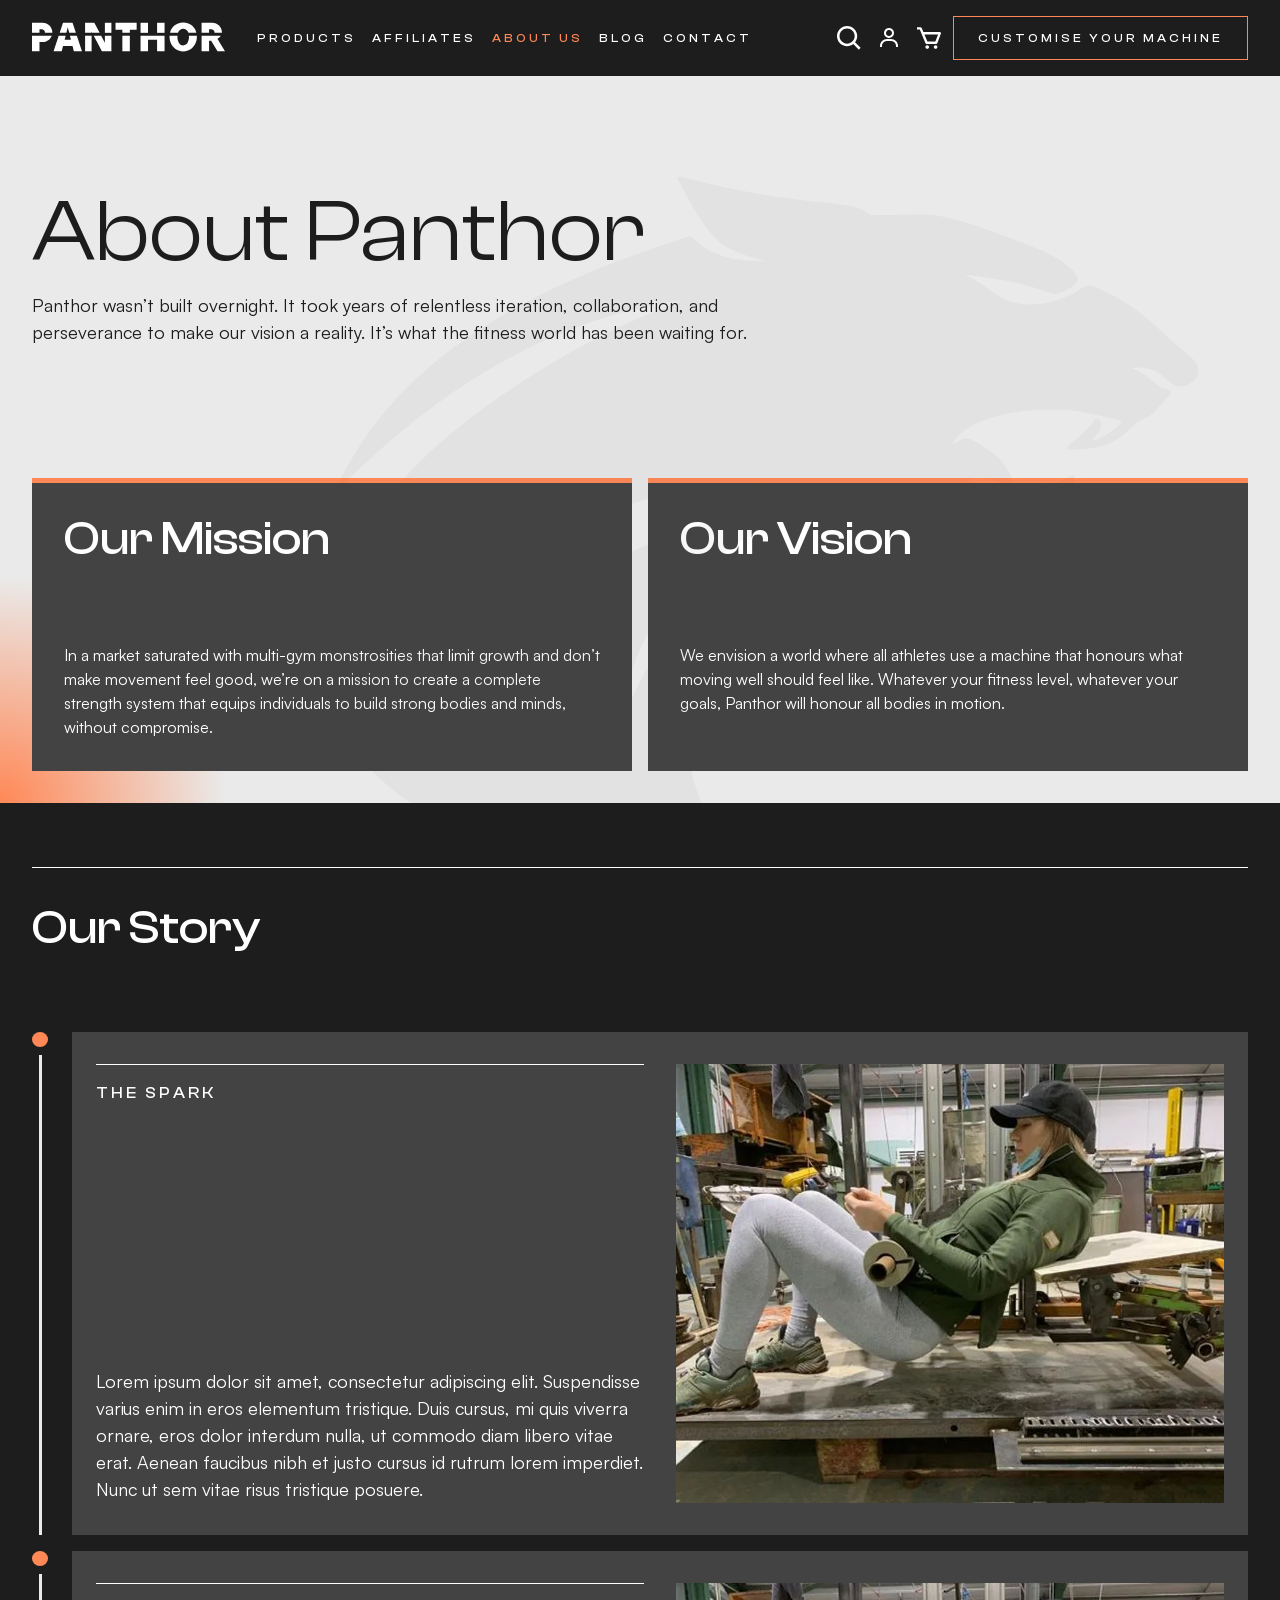
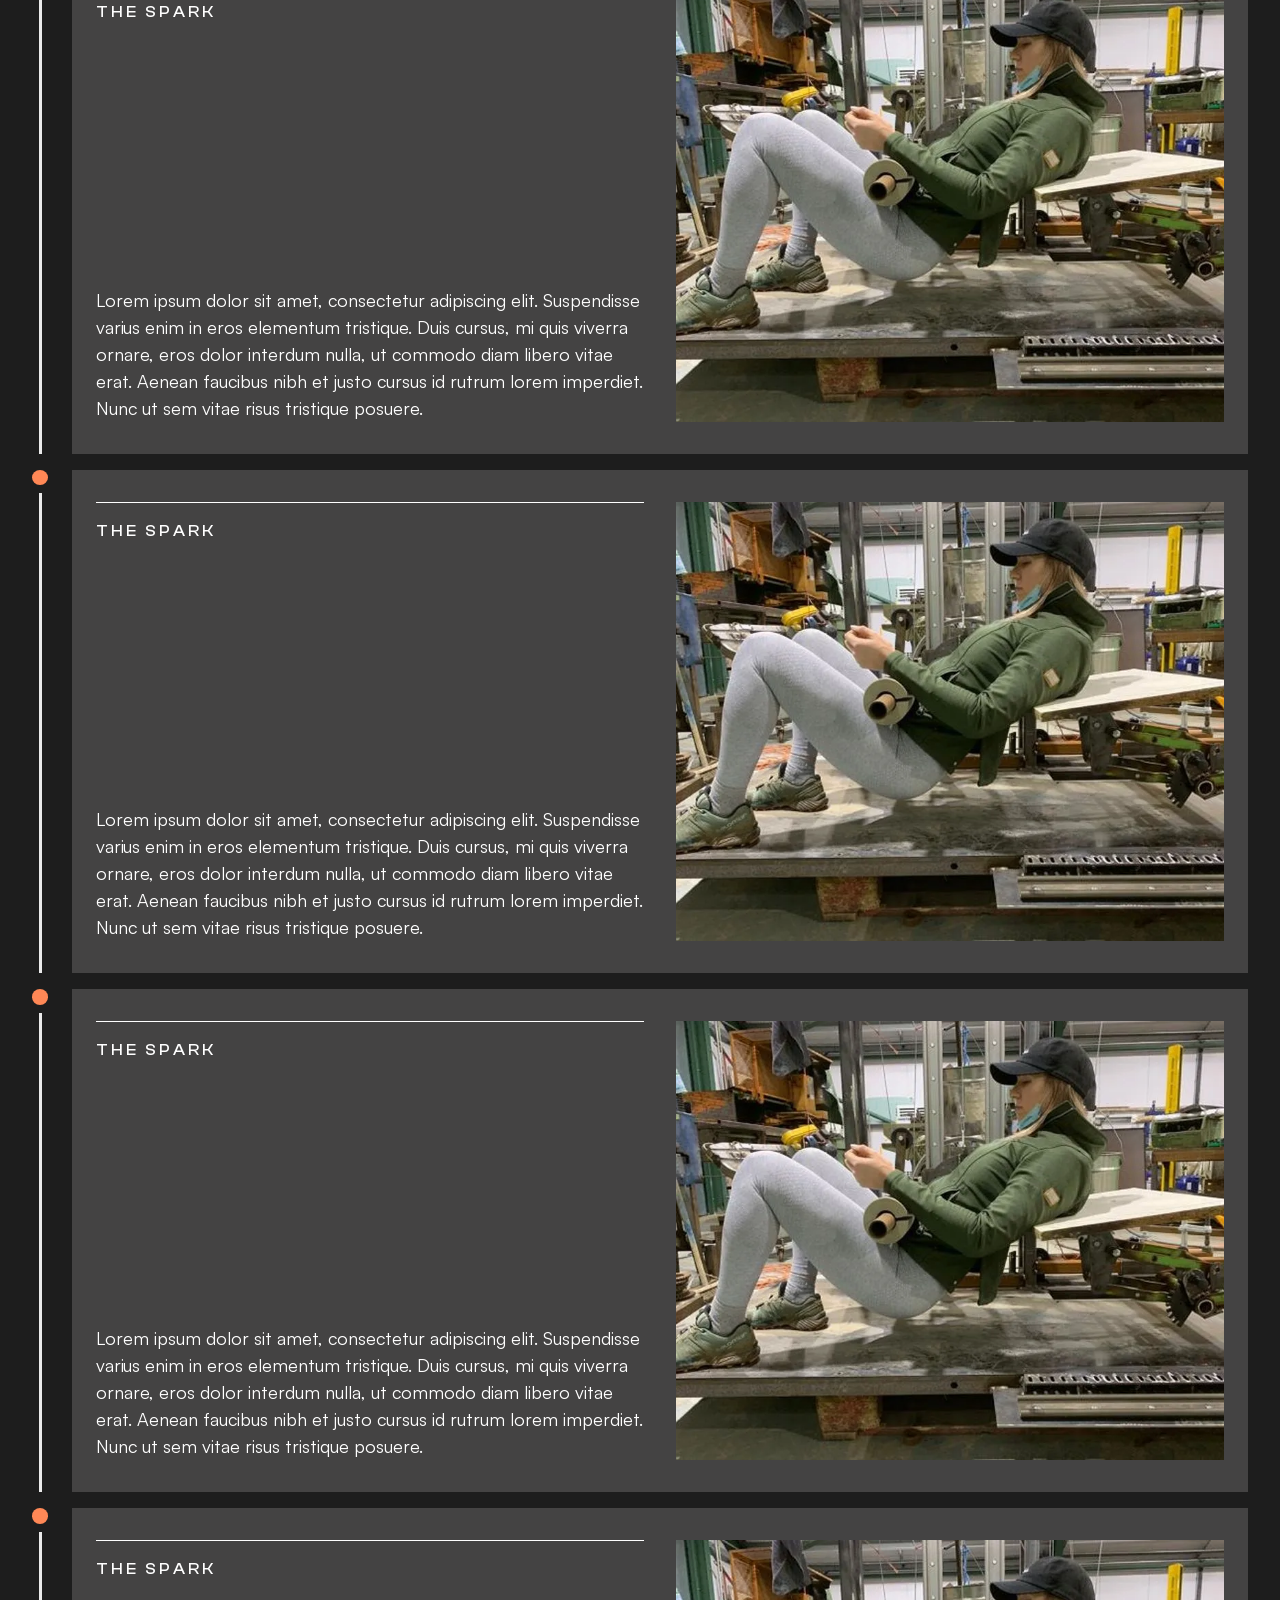
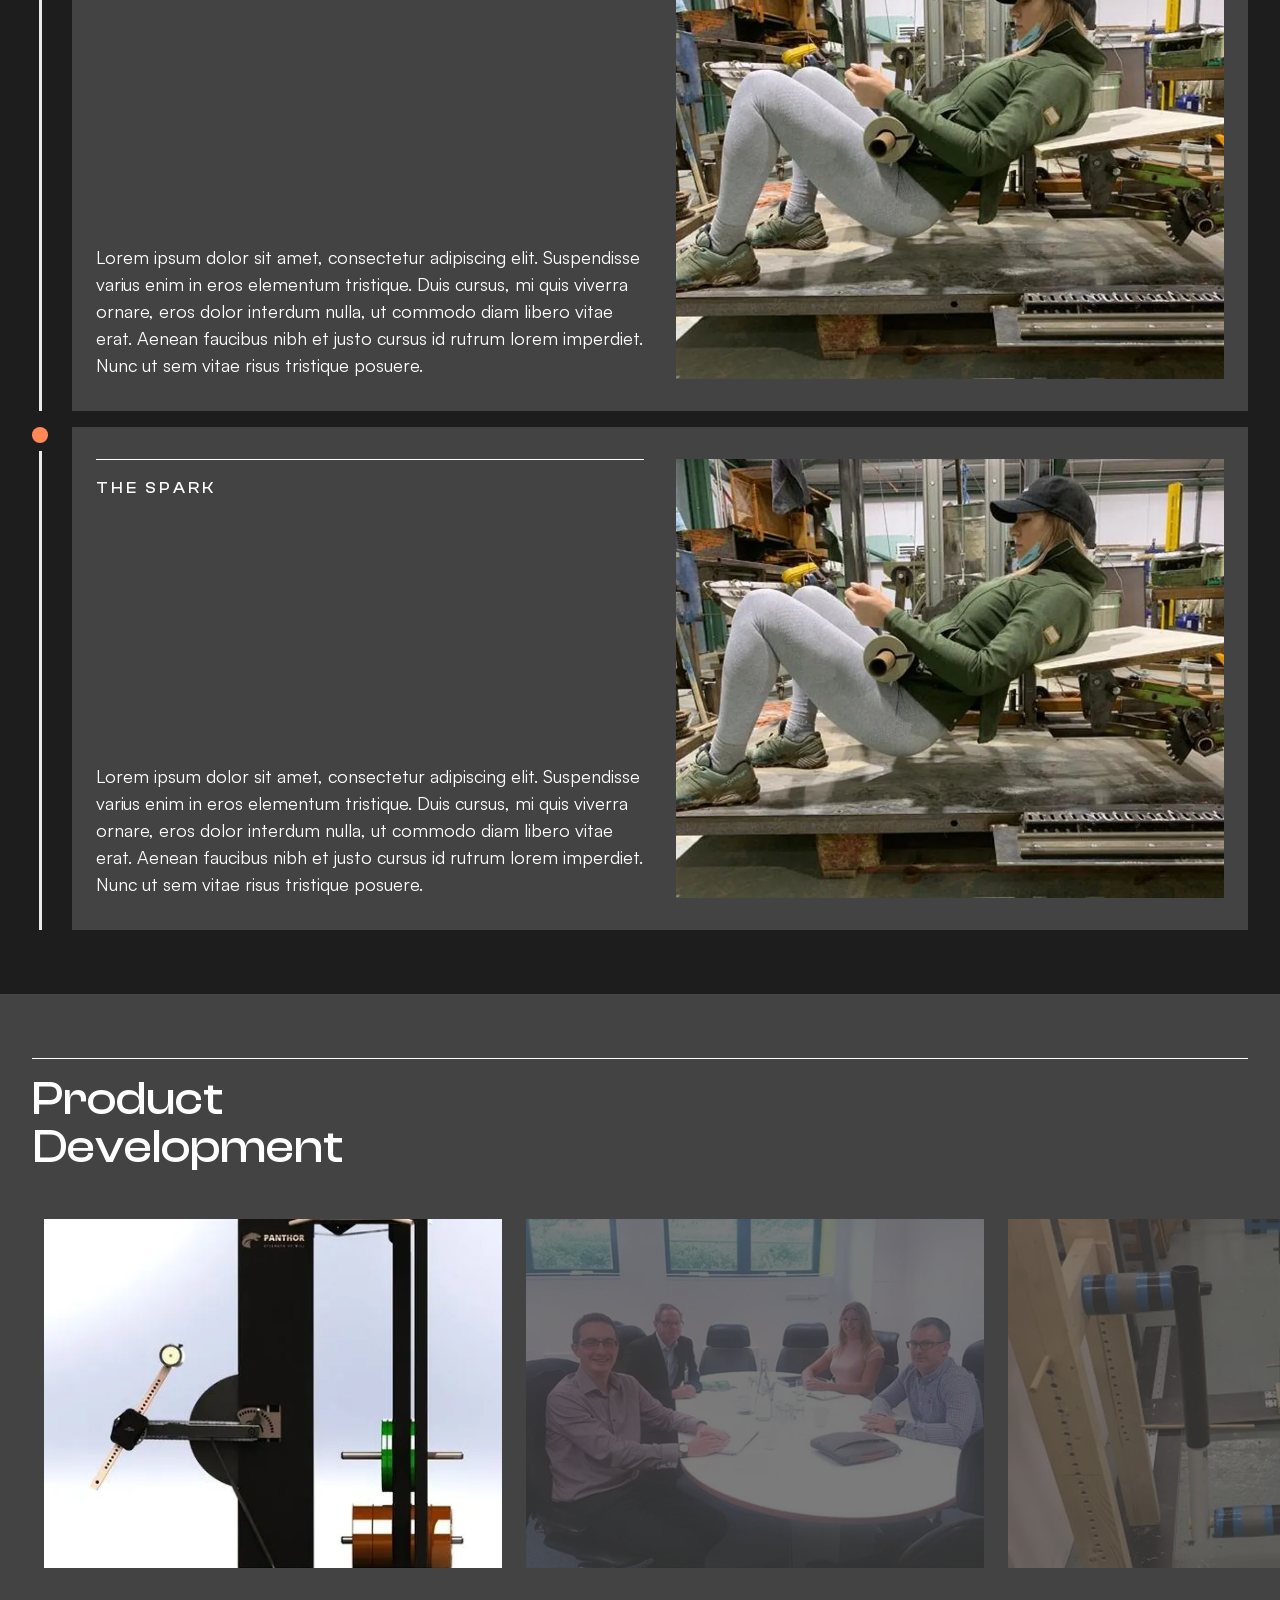
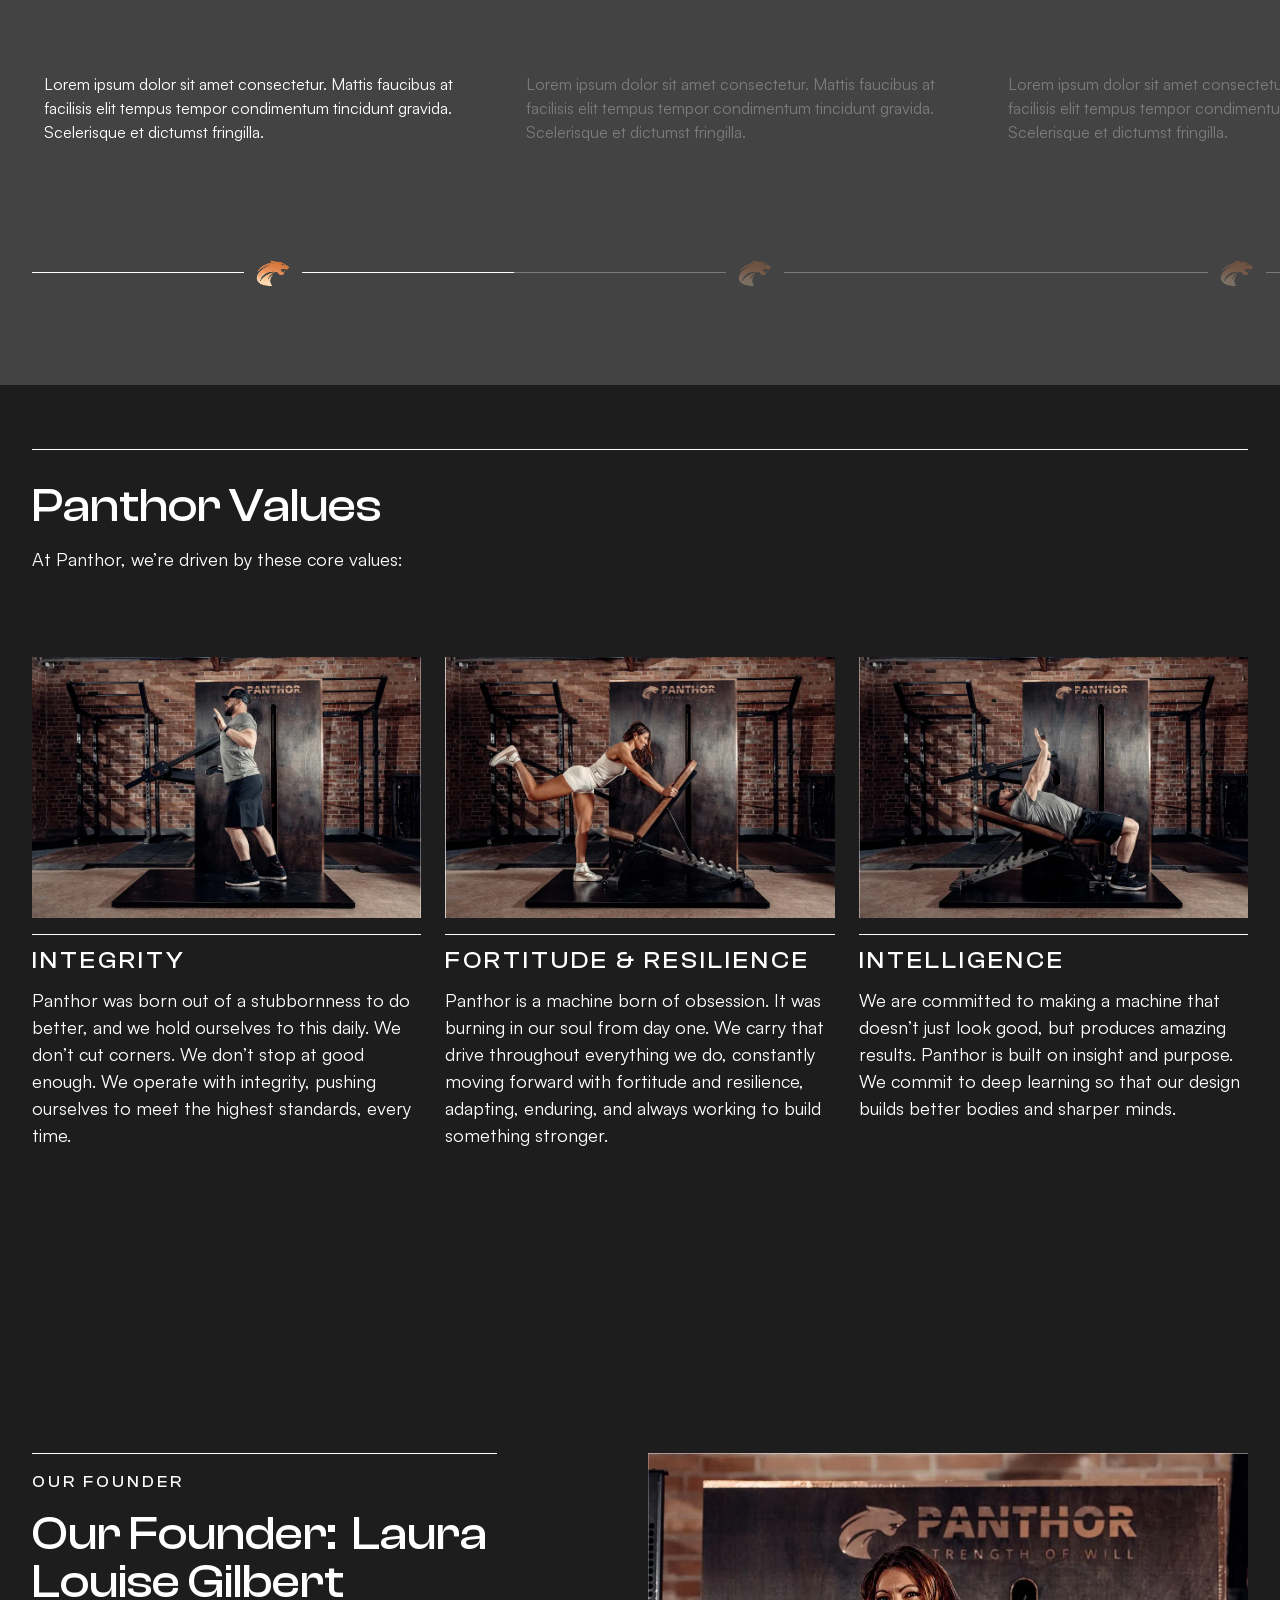
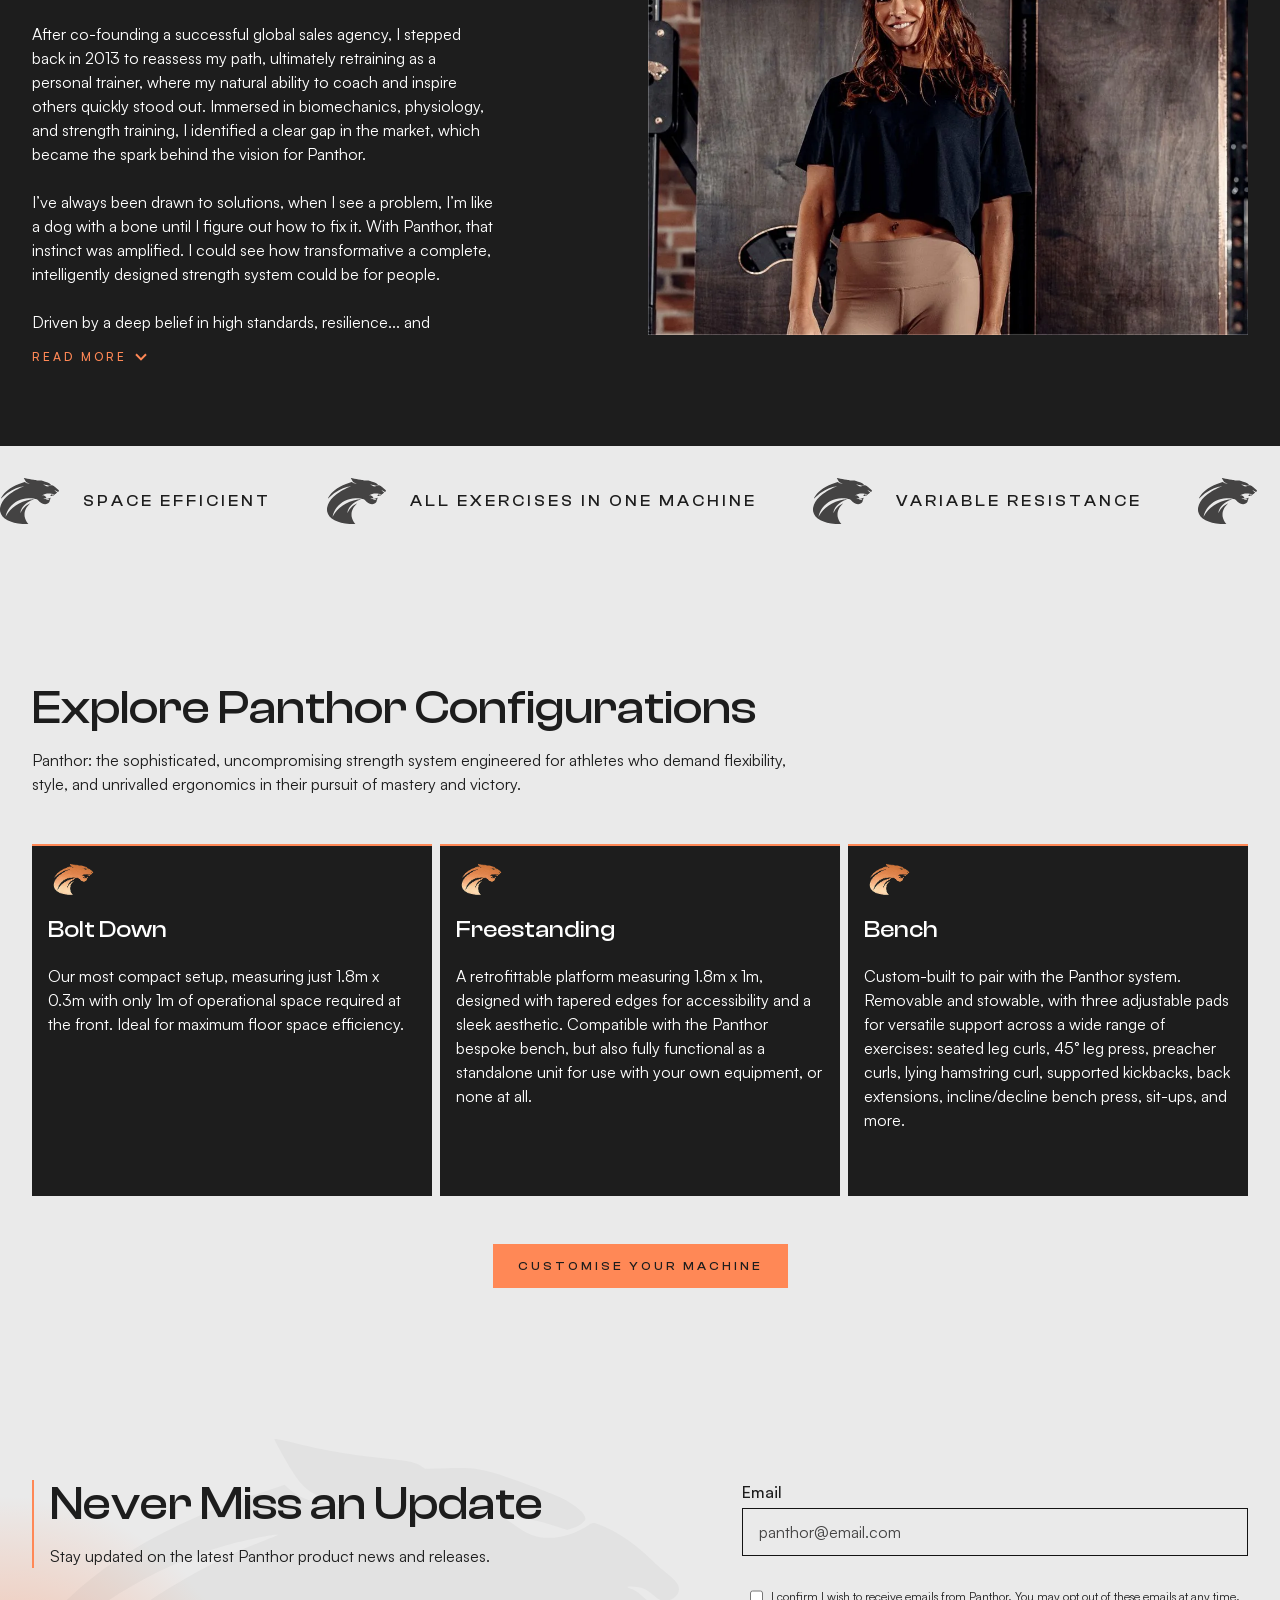
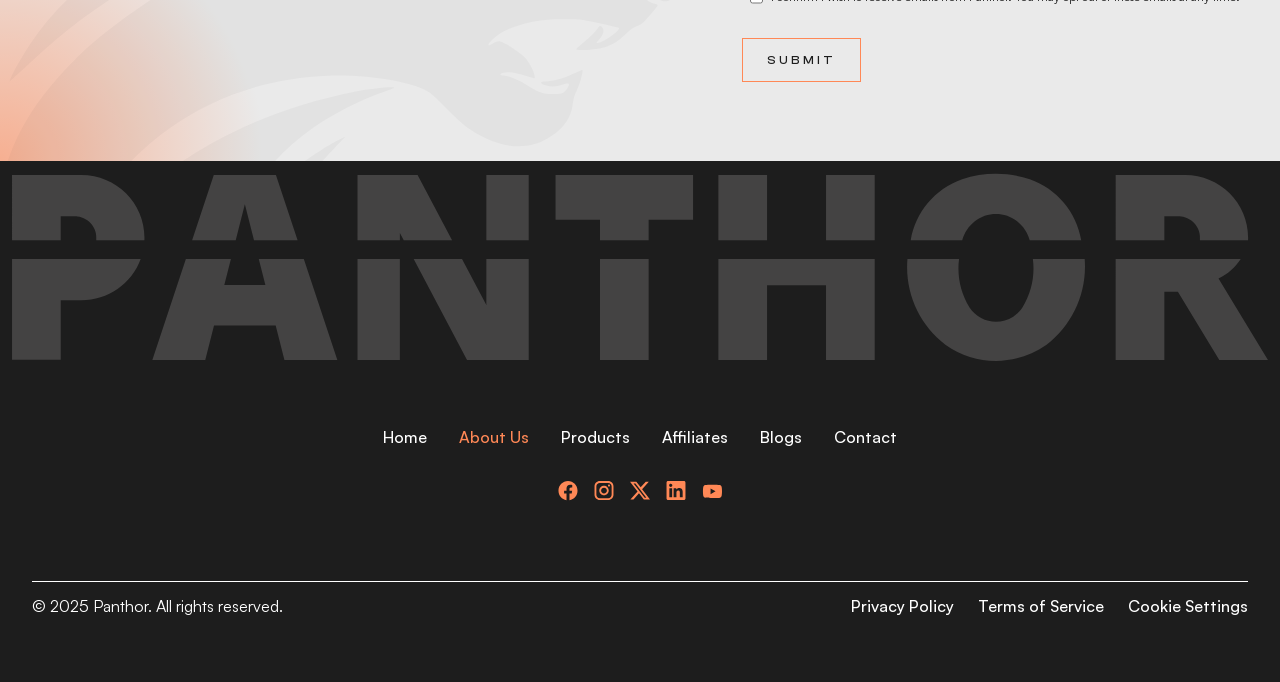
<file: about.html>
<!DOCTYPE html><!--  Last Published: Thu May 14 2026 00:38:21 GMT+0000 (Coordinated Universal Time)  -->
<html data-wf-page="683688a0fe4fbfcf70732f29" data-wf-site="6834fa433fd5947ee89aa4ad" lang="en-AU">
<head>
  <meta charset="utf-8">
  <title>About</title>
  <meta content="About" property="og:title">
  <meta content="About" property="twitter:title">
  <meta content="width=device-width, initial-scale=1" name="viewport">
  <link href="css/normalize.css" rel="stylesheet" type="text/css">
  <link href="css/components.css" rel="stylesheet" type="text/css">
  <link href="css/panthor-dev.css" rel="stylesheet" type="text/css">
  <style>html.w-mod-js:not(.w-mod-ix3) :is(#typewriter) {visibility: hidden !important;}</style>
  <script type="text/javascript">!function(o,c){var n=c.documentElement,t=" w-mod-";n.className+=t+"js",("ontouchstart"in o||o.DocumentTouch&&c instanceof DocumentTouch)&&(n.className+=t+"touch")}(window,document);</script>
  <link href="images/favicon.png" rel="shortcut icon" type="image/x-icon">
  <link href="images/webclip.png" rel="apple-touch-icon">
  <link rel="stylesheet" href="https://cdn.jsdelivr.net/npm/swiper@11/swiper-bundle.min.css">
  <style>
  .swiper-button-prev:after,
  .swiper-button-next:after {
    display: none;
  }
  .transform-none {
    transform: none !important;
  }
</style>
  <script src="https://cdn.jsdelivr.net/npm/swiper@11/swiper-bundle.min.js"></script>
  <script>
  const runOnDomReady = (callback) => {
    return document.addEventListener("DOMContentLoaded", callback);
  };
   const initSlider = (identifier, config, breakpoint) => {
    let slider = null;
    if (breakpoint) {
      const runOnMatch = (media) => {
        if (media.matches && !slider) {
          slider = new Swiper(identifier, config);
          slider.init();
        }
        if (!media.matches && slider) {
          slider.destroy();
          slider = null;
        }
      };
      const media = window.matchMedia(
        `only screen and (${breakpoint >= 0 ? "min" : "max"}-width: ${
          breakpoint >= 0 ? breakpoint : breakpoint * -1
        }px)`
      );
      runOnMatch(media);
      window.addEventListener("resize", () => {
        runOnMatch(media);
      });
      media.addEventListener("change", runOnMatch);
    } else {
      slider = new Swiper(identifier, config);
    }
  };
  const resolveSliderHeight = (swiper) => {
    const params = swiper.params;
    const swiperEl = swiper.el;
    if (params.direction && params.direction === "vertical") {
      const swiperSlides = swiper.slides;
      const slidesPerView = params.slidesPerView || 1;
      const activeIndex = swiper[params.loop ? "realIndex" : "activeIndex"];
      let height = 0;
      let index = activeIndex + (slidesPerView - 1);
      while (index >= activeIndex) {
        if (index < swiperSlides.length) {
          height += swiperSlides[index].firstChild.offsetHeight;
        }
        index--;
      }
      const spaceBetween = params.spaceBetween;
      if (spaceBetween && slidesPerView && (slidesPerView > 1)) {
        height += (spaceBetween * slidesPerView);
      }
      swiperEl.style.height = height > 0 ? `${height}px` : "auto";
    } else {
      swiperEl.style.height = "auto";
    }
  };
const initSliderTransformRemover = (swiper) => {
  const { el, slides } = swiper;
  if (!el.classList.contains("init-slider-transform-remover")) {
    el.classList.add("init-slider-transform-remover");
    slides.forEach((slide) => {
      const transformedElements = slide.querySelectorAll(
        "[data-slider='transform-element']"
      );
      const setters = slide.querySelectorAll(
        "[data-slider='transform-setter']"
      );
      if (setters.length > 0) {
        setters.forEach((setter) => {
          setter.addEventListener("click", () => {
            slide.classList.add("transform-none");
            swiper.wrapperEl.classList.add("transform-none");
            el.closest(".swiper-container").style.zIndex = 9999;
            if (transformedElements.length > 0) {
              transformedElements.forEach((element) => {
                element.classList.add("transform-none");
              });
            }
          });
        });
      }
      const resetters = slide.querySelectorAll(
        "[data-slider='transform-resetter']"
      );
      if (resetters.length > 0) {
        resetters.forEach((resetter) => {
          resetter.addEventListener("click", () => {
            slide.classList.remove("transform-none");
            swiper.wrapperEl.classList.remove("transform-none");
            el.closest(".swiper-container").removeAttribute("style");
            if (transformedElements.length > 0) {
              transformedElements.forEach((element) => {
                element.classList.remove("transform-none");
              });
            }
          });
        });
      }
    });
  }
};
  /*Typewriter*/
function typeTextOnView(id, speed = 35) {
  const element = document.getElementById(id);
  if (!element) return;
  let hasAnimated = false;
  // Utility: wrap text node characters in span
  function wrapCharactersInSpans(node) {
    const fragment = document.createDocumentFragment();
    node.textContent.split('').forEach(char => {
      const span = document.createElement('span');
      span.textContent = char;
      span.style.opacity = '0.6';
      span.style.transition = 'opacity 0.3s ease';
      fragment.appendChild(span);
    });
    return fragment;
  }
  // Recursive function to walk the DOM and wrap only text nodes
  function processNode(node) {
    if (node.nodeType === Node.TEXT_NODE) {
      const spanWrapped = wrapCharactersInSpans(node);
      node.replaceWith(spanWrapped);
    } else if (node.nodeType === Node.ELEMENT_NODE) {
      node.childNodes.forEach(child => processNode(child));
    }
  }
  // Preserve layout height
  const clone = element.cloneNode(true);
  clone.style.position = 'absolute';
  clone.style.visibility = 'hidden';
  clone.style.pointerEvents = 'none';
  clone.style.height = 'auto';
  clone.style.opacity = 1;
  element.parentNode.insertBefore(clone, element.nextSibling);
  const fixedHeight = clone.offsetHeight + 'px';
  clone.remove();
  element.style.height = fixedHeight;
  element.style.overflow = 'hidden';
  // Typewriter animation (opacity fade)
  function typeWriter() {
    const spans = element.querySelectorAll('span');
    let i = 0;
    function fadeChar() {
      if (i < spans.length) {
        spans[i].style.opacity = '1';
        i++;
        setTimeout(fadeChar, speed);
      }
    }
    fadeChar();
  }
  // Observe when element enters viewport
  const observer = new IntersectionObserver(
    (entries, observer) => {
      entries.forEach(entry => {
        if (entry.isIntersecting && !hasAnimated) {
          hasAnimated = true;
          typeWriter();
          observer.unobserve(element);
        }
      });
    },
    { threshold: 0.5 }
  );
  observer.observe(element);
  // Run character wrapping after DOM is loaded
  processNode(element);
}
  // Initialize when DOM is ready
  document.addEventListener("DOMContentLoaded", () => {
    typeTextOnView('typewriter-text');
  });
</script>
</head>
<body>
  <div class="page-wrapper">
    <div class="global-styles w-embed">
      <style>
/* Make text look crisper and more legible in all browsers */
body {
  -webkit-font-smoothing: antialiased;
  -moz-osx-font-smoothing: grayscale;
  font-smoothing: antialiased;
  text-rendering: optimizeLegibility;
}
/* Focus state style for keyboard navigation for the focusable elements */
*[tabindex]:focus-visible,
  input[type="file"]:focus-visible {
   outline: 0.125rem solid #4d65ff;
   outline-offset: 0.125rem;
}
/* Set color style to inherit */
.inherit-color * {
    color: inherit;
}
/* Get rid of top margin on first element in any rich text element */
.w-richtext > :not(div):first-child, .w-richtext > div:first-child > :first-child {
  margin-top: 0 !important;
}
/* Get rid of bottom margin on last element in any rich text element */
.w-richtext>:last-child, .w-richtext ol li:last-child, .w-richtext ul li:last-child {
	margin-bottom: 0 !important;
}
/* Make sure containers never lose their center alignment */
.container-medium,.container-small, .container-large {
	margin-right: auto !important;
  margin-left: auto !important;
}
/* 
Make the following elements inherit typography styles from the parent and not have hardcoded values. 
Important: You will not be able to style for example "All Links" in Designer with this CSS applied.
Uncomment this CSS to use it in the project. Leave this message for future hand-off.
*/
/*
a,
.w-input,
.w-select,
.w-tab-link,
.w-nav-link,
.w-dropdown-btn,
.w-dropdown-toggle,
.w-dropdown-link {
  color: inherit;
  text-decoration: inherit;
  font-size: inherit;
}
*/
/* Apply "..." after 3 lines of text */
.text-style-3lines {
	display: -webkit-box;
	overflow: hidden;
	-webkit-line-clamp: 3;
	-webkit-box-orient: vertical;
}
/* Apply "..." after 2 lines of text */
.text-style-2lines {
	display: -webkit-box;
	overflow: hidden;
	-webkit-line-clamp: 2;
	-webkit-box-orient: vertical;
}
/* These classes are never overwritten */
.hide {
  display: none !important;
}
@media screen and (max-width: 991px) {
    .hide, .hide-tablet {
        display: none !important;
    }
}
  @media screen and (max-width: 767px) {
    .hide-mobile-landscape{
      display: none !important;
    }
}
  @media screen and (max-width: 479px) {
    .hide-mobile{
      display: none !important;
    }
}
.margin-0 {
  margin: 0rem !important;
}
.padding-0 {
  padding: 0rem !important;
}
.spacing-clean {
padding: 0rem !important;
margin: 0rem !important;
}
.margin-top {
  margin-right: 0rem !important;
  margin-bottom: 0rem !important;
  margin-left: 0rem !important;
}
.padding-top {
  padding-right: 0rem !important;
  padding-bottom: 0rem !important;
  padding-left: 0rem !important;
}
.margin-right {
  margin-top: 0rem !important;
  margin-bottom: 0rem !important;
  margin-left: 0rem !important;
}
.padding-right {
  padding-top: 0rem !important;
  padding-bottom: 0rem !important;
  padding-left: 0rem !important;
}
.margin-bottom {
  margin-top: 0rem !important;
  margin-right: 0rem !important;
  margin-left: 0rem !important;
}
.padding-bottom {
  padding-top: 0rem !important;
  padding-right: 0rem !important;
  padding-left: 0rem !important;
}
.margin-left {
  margin-top: 0rem !important;
  margin-right: 0rem !important;
  margin-bottom: 0rem !important;
}
.padding-left {
  padding-top: 0rem !important;
  padding-right: 0rem !important;
  padding-bottom: 0rem !important;
}
.margin-horizontal {
  margin-top: 0rem !important;
  margin-bottom: 0rem !important;
}
.padding-horizontal {
  padding-top: 0rem !important;
  padding-bottom: 0rem !important;
}
.margin-vertical {
  margin-right: 0rem !important;
  margin-left: 0rem !important;
}
.padding-vertical {
  padding-right: 0rem !important;
  padding-left: 0rem !important;
}
.padding-top-0{
	padding-top: 0 !important;
}
.padding-bottom-0{
	padding-bottom: 0 !important;
}
/*Dev Code*/
.swiper-container,
.component_testimonial_container,
.gallery-container{
	display: grid;
	grid-template-columns: minmax(0px, 1fr);
	max-width: 100%;
}
.wf-design-mode .component_news_wrap{
  gap: 0.75rem;
}
.wf-design-mode .product_image_swiper_wrap{
	gap: 1rem;
}
.wf-design-mode .component_product_overview_wrap,
.wf-design-mode .product_video_wrap{
	gap: 1.5rem;
}
.wf-design-mode .component_testimonial_wrap{
	gap: 2.5rem;
}
.wf-design-mode .swiper-wrapper{
	display: flex;
}
.wf-design-mode .swiper-wrapper > *{
	  flex: 0 0 auto;
}
.about_journey_slide.swiper-slide-active{
	opacity: 1;
}
.swiper{
	width: 100%;
}
@keyframes marqueeLoop{
  100% {
    transform: translateX(-50%)
  }
}
.component_blurb_description li::marker{
	color: var(--background-color--background-tertiary);
}
@media screen and (min-width: 1921px){
	.container-large{
  	max-width: 100rem;
  }
}
@media screen and (max-width: 690px){
#typewriter-text{
min-height: 390px;
}
}
</style>
    </div>
    <header class="component_header">
      <div class="page-width">
        <div class="component_header_wrap">
          <div class="component_header_logo_child">
            <a href="index.html" class="component_header_logo_link w-inline-block">
              <div class="component_header_logo w-embed"><svg xmlns="http://www.w3.org/2000/svg" width="100%" height="100%" viewbox="0 0 193 30" fill="none">
                  <path d="M0 13.7152H19.7708C18.3787 17.5339 14.7341 20.0777 10.6517 20.0777H7.4819V29.2694H0.00154321V13.7136L0 13.7152Z" fill="currentColor"></path>
                  <path d="M7.48036 7.13477V10.8246H0V0.772217H10.6501C16.0075 0.772217 20.3505 5.09421 20.3505 10.4257C20.3505 10.5592 20.3474 10.6927 20.3428 10.8246H12.9395C13.1615 9.02037 11.8711 7.38025 10.0596 7.15932C9.92704 7.14244 9.79292 7.13477 9.65879 7.13477H7.4819H7.48036Z" fill="currentColor"></path>
                  <path d="M33.6386 13.7151H26.7132L21.5624 29.2709H29.6933L31.0408 23.9562H40.5115L41.8589 29.2709H49.9899L44.839 13.7151H37.9137L38.9312 17.7287H32.6195L33.637 13.7151H33.6386Z" fill="currentColor"></path>
                  <path d="M34.3724 10.8246H27.6721L31.0007 0.772217H40.5546L43.8832 10.8246H37.1829L35.7784 5.28446L34.3739 10.8246H34.3724Z" fill="currentColor"></path>
                  <path d="M53.0884 13.7151H59.6005V29.2709H53.0884V13.7151Z" fill="currentColor"></path>
                  <path d="M62.3232 0.772217H53.0884V10.8246H59.6005V9.69237L60.1972 10.8246H67.6236L62.3232 0.772217Z" fill="currentColor"></path>
                  <path d="M79.4011 10.8246V0.772217H72.8889V10.8246H79.4011Z" fill="currentColor"></path>
                  <path d="M69.1472 13.7151L72.889 20.8125V13.7151H79.4011V29.2709H69.9212L61.7208 13.7151H69.1472Z" fill="currentColor"></path>
                  <path d="M104.657 0.772217H83.5232V7.65181H90.3499V10.8262H97.8302V7.65181H104.657V0.772217Z" fill="currentColor"></path>
                  <path d="M90.35 13.7151H97.8303V29.2709H90.35V13.7151Z" fill="currentColor"></path>
                  <path d="M108.545 0.772217H116.026V10.8246H108.545V0.772217Z" fill="currentColor"></path>
                  <path d="M125.085 0.772217H132.565V10.8246H125.085V0.772217Z" fill="currentColor"></path>
                  <path d="M108.545 13.7151H132.565V29.2709H125.085V17.744H116.027V29.2709H108.547V13.7151H108.545Z" fill="currentColor"></path>
                  <path d="M145.531 13.7151C145.19 16.3187 145.758 18.9592 147.136 21.1976C148.602 23.4315 151.61 24.0606 153.856 22.6015C154.419 22.2363 154.9 21.7576 155.267 21.1976C156.645 18.9592 157.212 16.3187 156.872 13.7151H164.835C165.234 18.8426 163.011 23.8258 158.919 26.968C154.3 30.2451 148.101 30.2451 143.48 26.968C139.381 23.8335 137.166 18.841 137.599 13.7151H145.528H145.531Z" fill="currentColor"></path>
                  <path d="M146.016 10.8246C146.326 9.68615 146.986 8.67354 147.905 7.9279C149.838 6.41052 152.565 6.41052 154.499 7.9279C155.418 8.67201 156.077 9.68615 156.387 10.8246H164.302C163.584 6.4903 160.555 2.88634 156.395 1.41652C153.025 0.29345 149.379 0.29345 146.009 1.41652C141.849 2.88634 138.82 6.4903 138.101 10.8246H146.016Z" fill="currentColor"></path>
                  <path d="M177.077 7.13477V10.8246H169.597V0.772217H180.247C185.604 0.772217 189.947 5.09421 189.947 10.4257C189.947 10.5592 189.944 10.6927 189.94 10.8246H182.536C182.758 9.02037 181.468 7.38025 179.656 7.15932C179.524 7.14244 179.39 7.13477 179.256 7.13477H177.079H177.077Z" fill="currentColor"></path>
                  <path d="M188.814 13.7151H169.596V29.2709H177.076V18.7659H179.156L185.52 29.2709H193L185.398 16.7238C186.792 16.0502 187.973 15.01 188.813 13.7151H188.814Z" fill="currentColor"></path>
                </svg></div>
            </a>
          </div>
          <div class="component_header_navigation">
            <div class="component_header_navigation_item is-nav">
              <div class="component_offcanvas">
                <div class="component_nav_list_wrap">
                  <div class="component_nav_list_link">
                    <a href="shop.html" class="component_nav_link">Products</a>
                    <a href="affiliates.html" class="component_nav_link">Affiliates</a>
                    <a href="about.html" aria-current="page" class="component_nav_link w--current">About Us</a>
                    <a href="blog.html" class="component_nav_link">Blog</a>
                    <a href="contact.html" class="component_nav_link">Contact</a>
                  </div>
                  <div class="component_nav_list_wrap_icon">
                    <div class="component_nav_icon_item hide-tablet"><img src="images/search-icon.svg" loading="lazy" width="20" height="20" alt="" class="component_nav_list_icon"></div>
                    <div class="component_nav_icon_item"><img src="images/profile-icon.svg" loading="lazy" width="20" height="20" alt="" class="component_nav_list_icon">
                      <div class="show-tablet">
                        <p class="text-color-secondary">Log In</p>
                      </div>
                    </div>
                    <div class="component_nav_icon_item"><img src="images/cart-icon.svg" loading="lazy" width="20" height="20" alt="" class="component_nav_list_icon">
                      <div class="show-tablet">
                        <p class="text-color-secondary">Cart</p>
                      </div>
                    </div>
                  </div>
                </div>
              </div>
            </div>
            <div class="component_header_navigation_item">
              <div class="component_header_widget_wrap">
                <div class="component_header_widget_item">
                  <a href="product-template.html" class="button-primary is-widget w-button">cUSTOMISE <span class="hide-mobile-portrait">YOUR </span>MACHINE</a>
                  <a href="product-template.html" class="button-secondary is-desktop w-button">Customise your machine</a>
                </div>
                <div class="component_header_widget_item is-burger">
                  <div data-w-id="ff451305-ab5f-5f04-9caf-f738f2c5f5e8" class="component_header_burger">
                    <div class="component_header_burger_line is-top"></div>
                    <div class="component_header_burger_line is-middle"></div>
                    <div class="component_header_burger_line is-bottom"></div>
                  </div>
                </div>
              </div>
            </div>
          </div>
        </div>
      </div>
    </header>
    <main class="main-wrapper">
      <section data-w-id="7bb2e813-5c12-d39c-6cfe-e8503f912087" class="about_banner_section">
        <div class="page-width">
          <div class="about_banner_wrap">
            <div class="max-width-large">
              <h1>About Panthor</h1>
              <div class="spacer-regular"></div>
              <p class="text-size-medium">Panthor wasn’t built overnight. It took years of relentless iteration, collaboration, and perseverance to make our vision a reality. It’s what the fitness world has been waiting for.</p>
            </div>
          </div>
          <div class="about_banner_bottom">
            <div class="spacer-medium"></div>
            <div class="about_banner_core">
              <div class="about_banner_core_item">
                <div class="about_banner_card">
                  <h2>Our Mission</h2>
                  <div class="spacer-xxlarge"></div>
                  <p>In a market saturated with multi-gym monstrosities that limit growth and don’t make movement feel good, we’re on a mission to create a complete strength system that equips individuals to build strong bodies and minds, without compromise.</p>
                </div>
              </div>
              <div class="about_banner_core_item">
                <div class="about_banner_card">
                  <h2>Our Vision</h2>
                  <div class="spacer-xxlarge"></div>
                  <p>We envision a world where all athletes use a machine that honours what moving well should feel like. Whatever your fitness level, whatever your goals, Panthor will honour all bodies in motion. </p>
                </div>
              </div>
            </div>
            <div class="spacer-medium"></div>
          </div>
        </div>
        <div class="about_banner_background"><img src="images/panthor-watermark-faded.svg" loading="lazy" width="878" height="697" alt="" class="about_banner_background_image"></div>
      </section>
      <section class="about_story_section">
        <div class="background-color-primary">
          <div class="padding-section-regular">
            <div class="page-width">
              <div class="about_story_headline">
                <div class="component_divider_line"></div>
                <div class="spacer-xxsmall"></div>
                <div class="spacer-medium"></div>
                <h2>Our Story</h2>
              </div>
              <div class="spacer-xxlarge"></div>
              <div class="about_story_list">
                <div data-w-id="afc07a67-ff89-dce0-c942-e5ae43f76ff1" class="about_story_item">
                  <div class="about_story_line_wrap">
                    <div class="about_story_line_circle"></div>
                    <div class="about_story_line"></div>
                  </div>
                  <div class="about_story_card">
                    <div class="about_story_card_grid">
                      <div class="about_story_card_grid_item">
                        <div class="about_story_card_content">
                          <div class="about_story_card_top">
                            <div class="component_divider_line"></div>
                            <div class="spacer-small"></div>
                            <h3 class="heading-style-h6">the spark</h3>
                          </div>
                          <div class="about_story_card_bottom">
                            <p class="text-size-medium">Lorem ipsum dolor sit amet, consectetur adipiscing elit. Suspendisse varius enim in eros elementum tristique. Duis cursus, mi quis viverra ornare, eros dolor interdum nulla, ut commodo diam libero vitae erat. Aenean faucibus nibh et justo cursus id rutrum lorem imperdiet. Nunc ut sem vitae risus tristique posuere.</p>
                          </div>
                        </div>
                      </div>
                      <div class="about_story_card_grid_item"><img src="images/the-spark_1.webp" loading="lazy" width="624" height="500" alt="" srcset="images/the-spark_1the-spark.webp 500w, images/the-spark_1the-spark.webp 800w, images/the-spark_1the-spark.webp 1080w, images/the-spark_1.webp 1248w" sizes="(max-width: 767px) 100vw, 624px" class="about_story_card_image"></div>
                    </div>
                  </div>
                </div>
                <div data-w-id="afc07a67-ff89-dce0-c942-e5ae43f76ff1" class="about_story_item">
                  <div class="about_story_line_wrap">
                    <div class="about_story_line_circle"></div>
                    <div class="about_story_line"></div>
                  </div>
                  <div class="about_story_card">
                    <div class="about_story_card_grid">
                      <div class="about_story_card_grid_item">
                        <div class="about_story_card_content">
                          <div class="about_story_card_top">
                            <div class="component_divider_line"></div>
                            <div class="spacer-small"></div>
                            <h3 class="heading-style-h6">the spark</h3>
                          </div>
                          <div class="about_story_card_bottom">
                            <p class="text-size-medium">Lorem ipsum dolor sit amet, consectetur adipiscing elit. Suspendisse varius enim in eros elementum tristique. Duis cursus, mi quis viverra ornare, eros dolor interdum nulla, ut commodo diam libero vitae erat. Aenean faucibus nibh et justo cursus id rutrum lorem imperdiet. Nunc ut sem vitae risus tristique posuere.</p>
                          </div>
                        </div>
                      </div>
                      <div class="about_story_card_grid_item"><img src="images/the-spark_1.webp" loading="lazy" width="624" height="500" alt="" srcset="images/the-spark_1the-spark.webp 500w, images/the-spark_1the-spark.webp 800w, images/the-spark_1the-spark.webp 1080w, images/the-spark_1.webp 1248w" sizes="(max-width: 767px) 100vw, 624px" class="about_story_card_image"></div>
                    </div>
                  </div>
                </div>
                <div data-w-id="afc07a67-ff89-dce0-c942-e5ae43f76ff1" class="about_story_item">
                  <div class="about_story_line_wrap">
                    <div class="about_story_line_circle"></div>
                    <div class="about_story_line"></div>
                  </div>
                  <div class="about_story_card">
                    <div class="about_story_card_grid">
                      <div class="about_story_card_grid_item">
                        <div class="about_story_card_content">
                          <div class="about_story_card_top">
                            <div class="component_divider_line"></div>
                            <div class="spacer-small"></div>
                            <h3 class="heading-style-h6">the spark</h3>
                          </div>
                          <div class="about_story_card_bottom">
                            <p class="text-size-medium">Lorem ipsum dolor sit amet, consectetur adipiscing elit. Suspendisse varius enim in eros elementum tristique. Duis cursus, mi quis viverra ornare, eros dolor interdum nulla, ut commodo diam libero vitae erat. Aenean faucibus nibh et justo cursus id rutrum lorem imperdiet. Nunc ut sem vitae risus tristique posuere.</p>
                          </div>
                        </div>
                      </div>
                      <div class="about_story_card_grid_item"><img src="images/the-spark_1.webp" loading="lazy" width="624" height="500" alt="" srcset="images/the-spark_1the-spark.webp 500w, images/the-spark_1the-spark.webp 800w, images/the-spark_1the-spark.webp 1080w, images/the-spark_1.webp 1248w" sizes="(max-width: 767px) 100vw, 624px" class="about_story_card_image"></div>
                    </div>
                  </div>
                </div>
                <div data-w-id="afc07a67-ff89-dce0-c942-e5ae43f76ff1" class="about_story_item">
                  <div class="about_story_line_wrap">
                    <div class="about_story_line_circle"></div>
                    <div class="about_story_line"></div>
                  </div>
                  <div class="about_story_card">
                    <div class="about_story_card_grid">
                      <div class="about_story_card_grid_item">
                        <div class="about_story_card_content">
                          <div class="about_story_card_top">
                            <div class="component_divider_line"></div>
                            <div class="spacer-small"></div>
                            <h3 class="heading-style-h6">the spark</h3>
                          </div>
                          <div class="about_story_card_bottom">
                            <p class="text-size-medium">Lorem ipsum dolor sit amet, consectetur adipiscing elit. Suspendisse varius enim in eros elementum tristique. Duis cursus, mi quis viverra ornare, eros dolor interdum nulla, ut commodo diam libero vitae erat. Aenean faucibus nibh et justo cursus id rutrum lorem imperdiet. Nunc ut sem vitae risus tristique posuere.</p>
                          </div>
                        </div>
                      </div>
                      <div class="about_story_card_grid_item"><img src="images/the-spark_1.webp" loading="lazy" width="624" height="500" alt="" srcset="images/the-spark_1the-spark.webp 500w, images/the-spark_1the-spark.webp 800w, images/the-spark_1the-spark.webp 1080w, images/the-spark_1.webp 1248w" sizes="(max-width: 767px) 100vw, 624px" class="about_story_card_image"></div>
                    </div>
                  </div>
                </div>
                <div data-w-id="afc07a67-ff89-dce0-c942-e5ae43f76ff1" class="about_story_item">
                  <div class="about_story_line_wrap">
                    <div class="about_story_line_circle"></div>
                    <div class="about_story_line"></div>
                  </div>
                  <div class="about_story_card">
                    <div class="about_story_card_grid">
                      <div class="about_story_card_grid_item">
                        <div class="about_story_card_content">
                          <div class="about_story_card_top">
                            <div class="component_divider_line"></div>
                            <div class="spacer-small"></div>
                            <h3 class="heading-style-h6">the spark</h3>
                          </div>
                          <div class="about_story_card_bottom">
                            <p class="text-size-medium">Lorem ipsum dolor sit amet, consectetur adipiscing elit. Suspendisse varius enim in eros elementum tristique. Duis cursus, mi quis viverra ornare, eros dolor interdum nulla, ut commodo diam libero vitae erat. Aenean faucibus nibh et justo cursus id rutrum lorem imperdiet. Nunc ut sem vitae risus tristique posuere.</p>
                          </div>
                        </div>
                      </div>
                      <div class="about_story_card_grid_item"><img src="images/the-spark_1.webp" loading="lazy" width="624" height="500" alt="" srcset="images/the-spark_1the-spark.webp 500w, images/the-spark_1the-spark.webp 800w, images/the-spark_1the-spark.webp 1080w, images/the-spark_1.webp 1248w" sizes="(max-width: 767px) 100vw, 624px" class="about_story_card_image"></div>
                    </div>
                  </div>
                </div>
                <div data-w-id="afc07a67-ff89-dce0-c942-e5ae43f76ff1" class="about_story_item">
                  <div class="about_story_line_wrap">
                    <div class="about_story_line_circle"></div>
                    <div class="about_story_line"></div>
                  </div>
                  <div class="about_story_card">
                    <div class="about_story_card_grid">
                      <div class="about_story_card_grid_item">
                        <div class="about_story_card_content">
                          <div class="about_story_card_top">
                            <div class="component_divider_line"></div>
                            <div class="spacer-small"></div>
                            <h3 class="heading-style-h6">the spark</h3>
                          </div>
                          <div class="about_story_card_bottom">
                            <p class="text-size-medium">Lorem ipsum dolor sit amet, consectetur adipiscing elit. Suspendisse varius enim in eros elementum tristique. Duis cursus, mi quis viverra ornare, eros dolor interdum nulla, ut commodo diam libero vitae erat. Aenean faucibus nibh et justo cursus id rutrum lorem imperdiet. Nunc ut sem vitae risus tristique posuere.</p>
                          </div>
                        </div>
                      </div>
                      <div class="about_story_card_grid_item"><img src="images/the-spark_1.webp" loading="lazy" width="624" height="500" alt="" srcset="images/the-spark_1the-spark.webp 500w, images/the-spark_1the-spark.webp 800w, images/the-spark_1the-spark.webp 1080w, images/the-spark_1.webp 1248w" sizes="(max-width: 767px) 100vw, 624px" class="about_story_card_image"></div>
                    </div>
                  </div>
                </div>
              </div>
            </div>
          </div>
        </div>
      </section>
      <section class="about_journey_section">
        <div class="background-color-secondary">
          <div class="padding-section-regular">
            <div class="page-width">
              <div class="about_journey_headline">
                <div class="component_divider_line"></div>
                <div class="spacer-regular"></div>
                <h2>Product <br>Development</h2>
              </div>
              <div class="spacer-large"></div>
              <div class="swiper-container">
                <div id="journey-slider" class="about_journey_swiper swiper">
                  <div class="about_journey_wrap swiper-wrapper">
                    <div class="about_journey_slide swiper-slide">
                      <div class="about_journey_card">
                        <div class="about_journey_card_top"><img src="images/product-development-1_1.webp" loading="lazy" width="458" height="349" alt="" sizes="(max-width: 479px) 100vw, 458px" srcset="images/product-development-1_1product-development-1.webp 500w, images/product-development-1_1product-development-1.webp 800w, images/product-development-1_1.webp 916w" class="about_journey_card_image">
                          <div class="spacer-medium"></div>
                          <p>Lorem ipsum dolor sit amet consectetur. Mattis faucibus at facilisis elit tempus tempor condimentum tincidunt gravida. Scelerisque et dictumst fringilla.</p>
                        </div>
                        <div class="about_journey_card_bottom">
                          <div class="about_journey_card_bottom_item">
                            <div class="component_divider_line"></div>
                          </div><img src="images/panthor-gradient-bg.webp" loading="lazy" width="42" height="28" alt="" class="about_journey_card_icon">
                          <div class="about_journey_card_bottom_item">
                            <div class="component_divider_line"></div>
                          </div>
                        </div>
                      </div>
                    </div>
                    <div class="about_journey_slide swiper-slide">
                      <div class="about_journey_card">
                        <div class="about_journey_card_top"><img src="images/product-development-2_1.webp" loading="lazy" width="458" height="349" alt="" sizes="(max-width: 479px) 100vw, 458px" srcset="images/product-development-2_1product-development-2.webp 500w, images/product-development-2_1product-development-2.webp 800w, images/product-development-2_1.webp 916w" class="about_journey_card_image">
                          <div class="spacer-medium"></div>
                          <p>Lorem ipsum dolor sit amet consectetur. Mattis faucibus at facilisis elit tempus tempor condimentum tincidunt gravida. Scelerisque et dictumst fringilla.</p>
                        </div>
                        <div class="about_journey_card_bottom">
                          <div class="about_journey_card_bottom_item">
                            <div class="component_divider_line"></div>
                          </div><img src="images/panthor-gradient-bg.webp" loading="lazy" width="42" height="28" alt="" class="about_journey_card_icon">
                          <div class="about_journey_card_bottom_item">
                            <div class="component_divider_line"></div>
                          </div>
                        </div>
                      </div>
                    </div>
                    <div class="about_journey_slide swiper-slide">
                      <div class="about_journey_card">
                        <div class="about_journey_card_top"><img src="images/product-development-3_1.webp" loading="lazy" width="458" height="349" alt="" sizes="(max-width: 479px) 100vw, 458px" srcset="images/product-development-3_1product-development-3.webp 500w, images/product-development-3_1product-development-3.webp 800w, images/product-development-3_1.webp 864w" class="about_journey_card_image">
                          <div class="spacer-medium"></div>
                          <p>Lorem ipsum dolor sit amet consectetur. Mattis faucibus at facilisis elit tempus tempor condimentum tincidunt gravida. Scelerisque et dictumst fringilla.</p>
                        </div>
                        <div class="about_journey_card_bottom">
                          <div class="about_journey_card_bottom_item">
                            <div class="component_divider_line"></div>
                          </div><img src="images/panthor-gradient-bg.webp" loading="lazy" width="42" height="28" alt="" class="about_journey_card_icon">
                          <div class="about_journey_card_bottom_item">
                            <div class="component_divider_line"></div>
                          </div>
                        </div>
                      </div>
                    </div>
                    <div class="about_journey_slide swiper-slide">
                      <div class="about_journey_card">
                        <div class="about_journey_card_top"><img src="images/product-development-1_1.webp" loading="lazy" width="458" height="349" alt="" sizes="(max-width: 479px) 100vw, 458px" srcset="images/product-development-1_1product-development-1.webp 500w, images/product-development-1_1product-development-1.webp 800w, images/product-development-1_1.webp 916w" class="about_journey_card_image">
                          <div class="spacer-medium"></div>
                          <p>Lorem ipsum dolor sit amet consectetur. Mattis faucibus at facilisis elit tempus tempor condimentum tincidunt gravida. Scelerisque et dictumst fringilla.</p>
                        </div>
                        <div class="about_journey_card_bottom">
                          <div class="about_journey_card_bottom_item">
                            <div class="component_divider_line"></div>
                          </div><img src="images/panthor-gradient-bg.webp" loading="lazy" width="42" height="28" alt="" class="about_journey_card_icon">
                          <div class="about_journey_card_bottom_item">
                            <div class="component_divider_line"></div>
                          </div>
                        </div>
                      </div>
                    </div>
                    <div class="about_journey_slide swiper-slide">
                      <div class="about_journey_card">
                        <div class="about_journey_card_top"><img src="images/product-development-2_1.webp" loading="lazy" width="458" height="349" alt="" sizes="(max-width: 479px) 100vw, 458px" srcset="images/product-development-2_1product-development-2.webp 500w, images/product-development-2_1product-development-2.webp 800w, images/product-development-2_1.webp 916w" class="about_journey_card_image">
                          <div class="spacer-medium"></div>
                          <p>Lorem ipsum dolor sit amet consectetur. Mattis faucibus at facilisis elit tempus tempor condimentum tincidunt gravida. Scelerisque et dictumst fringilla.</p>
                        </div>
                        <div class="about_journey_card_bottom">
                          <div class="about_journey_card_bottom_item">
                            <div class="component_divider_line"></div>
                          </div><img src="images/panthor-gradient-bg.webp" loading="lazy" width="42" height="28" alt="" class="about_journey_card_icon">
                          <div class="about_journey_card_bottom_item">
                            <div class="component_divider_line"></div>
                          </div>
                        </div>
                      </div>
                    </div>
                    <div class="about_journey_slide swiper-slide">
                      <div class="about_journey_card">
                        <div class="about_journey_card_top"><img src="images/product-development-3_1.webp" loading="lazy" width="458" height="349" alt="" sizes="(max-width: 479px) 100vw, 458px" srcset="images/product-development-3_1product-development-3.webp 500w, images/product-development-3_1product-development-3.webp 800w, images/product-development-3_1.webp 864w" class="about_journey_card_image">
                          <div class="spacer-medium"></div>
                          <p>Lorem ipsum dolor sit amet consectetur. Mattis faucibus at facilisis elit tempus tempor condimentum tincidunt gravida. Scelerisque et dictumst fringilla.</p>
                        </div>
                        <div class="about_journey_card_bottom">
                          <div class="about_journey_card_bottom_item">
                            <div class="component_divider_line"></div>
                          </div><img src="images/panthor-gradient-bg.webp" loading="lazy" width="42" height="28" alt="" class="about_journey_card_icon">
                          <div class="about_journey_card_bottom_item">
                            <div class="component_divider_line"></div>
                          </div>
                        </div>
                      </div>
                    </div>
                  </div>
                </div>
              </div>
            </div>
          </div>
        </div>
        <div class="hide w-embed w-script">
          <script>
  runOnDomReady(() => {
     initSlider("#journey-slider", {
    			slidesPerView: "auto",
    			spaceBetween: 0,
          on: {
  					reachEnd: function () {
    				this.snapGrid = [...this.slidesGrid];
  					}
					}
  		});
  });
</script>
        </div>
      </section>
      <section data-w-id="bda161e8-101d-6459-d294-dbfccd00b1a9" class="component_blurb_section">
        <div class="background-color-primary">
          <div class="padding-section-regular">
            <div class="page-width">
              <div class="component_blurb_headline">
                <div class="component_divider_line"></div>
                <div class="spacer-medium"></div>
                <h2>Panthor Values</h2>
                <div class="spacer-small"></div>
                <div class="component_blurb_description">
                  <p>At Panthor, we’re driven by these core values:</p>
                </div>
              </div>
              <div class="spacer-xlarge"></div>
              <div class="component_blurb_list">
                <div class="component_blurb_item">
                  <div class="component_blurb_card"><img src="images/full-body_1.webp" loading="lazy" alt="" sizes="(max-width: 886px) 100vw, 886px" srcset="images/full-body_1full-body.webp 500w, images/full-body_1full-body.webp 800w, images/full-body_1.webp 886w" class="component_blurb_image">
                    <div class="spacer-regular"></div>
                    <div class="component_divider_line"></div>
                    <div class="spacer-xsmall"></div>
                    <h3 class="heading-style-h5">Integrity</h3>
                    <div class="spacer-xsmall"></div>
                    <div class="component_blurb_description w-richtext">
                      <p>Panthor was born out of a stubbornness to do better, and we hold ourselves to this daily. We don’t cut corners. We don’t stop at good enough. We operate with integrity, pushing ourselves to meet the highest standards, every time.</p>
                    </div>
                  </div>
                </div>
                <div class="component_blurb_item is-2">
                  <div class="component_blurb_card"><img src="images/lower-body_1.webp" loading="lazy" alt="" sizes="(max-width: 886px) 100vw, 886px" srcset="images/lower-body_1lower-body.webp 500w, images/lower-body_1lower-body.webp 800w, images/lower-body_1.webp 886w" class="component_blurb_image">
                    <div class="spacer-regular"></div>
                    <div class="component_divider_line"></div>
                    <div class="spacer-xsmall"></div>
                    <h3 class="heading-style-h5">Fortitude &amp; Resilience</h3>
                    <div class="spacer-xsmall"></div>
                    <div class="component_blurb_description w-richtext">
                      <p>Panthor is a machine born of obsession. It was burning in our soul from day one. We carry that drive throughout everything we do, constantly moving forward with fortitude and resilience, adapting, enduring, and always working to build something stronger.</p>
                    </div>
                  </div>
                </div>
                <div class="component_blurb_item is-3">
                  <div class="component_blurb_card"><img src="images/upper-body_1.webp" loading="lazy" alt="" sizes="(max-width: 886px) 100vw, 886px" srcset="images/upper-body_1upper-body.webp 500w, images/upper-body_1upper-body.webp 800w, images/upper-body_1.webp 886w" class="component_blurb_image">
                    <div class="spacer-regular"></div>
                    <div class="component_divider_line"></div>
                    <div class="spacer-xsmall"></div>
                    <h3 class="heading-style-h5">Intelligence</h3>
                    <div class="spacer-xsmall"></div>
                    <div class="component_blurb_description w-richtext">
                      <p>We are committed to making a machine that doesn’t just look good, but produces amazing results. Panthor is built on insight and purpose. We commit to deep learning so that our design builds better bodies and sharper minds.</p>
                    </div>
                  </div>
                </div>
              </div>
            </div>
          </div>
        </div>
      </section>
      <section class="about_founder_section">
        <div class="background-color-primary">
          <div class="padding-section-medium">
            <div class="page-width">
              <div class="about_founder_list">
                <div id="w-node-fa3299e6-930d-8eae-2174-5088102562e6-70732f29" class="about_founder_list_item">
                  <div class="about_founder_content">
                    <div class="component_divider_line"></div>
                    <div class="spacer-small"></div>
                    <h3 class="heading-style-h6">Our Founder</h3>
                    <div class="spacer-regular"></div>
                    <h2>Our Founder:  Laura Louise Gilbert</h2>
                    <div class="spacer-regular"></div>
                    <div style="width:100%;height:19.375rem" class="about_founder_description_wrap">
                      <p class="about_founder_description">After co-founding a successful global sales agency, I stepped back in 2013 to reassess my path, ultimately retraining as a personal trainer, where my natural ability to coach and inspire others quickly stood out. Immersed in biomechanics, physiology, and strength training, I identified a clear gap in the market, which became the spark behind the vision for Panthor.<br><br>I’ve always been drawn to solutions, when I see a problem, I’m like a dog with a bone until I figure out how to fix it. With Panthor, that instinct was amplified. I could see how transformative a complete, intelligently designed strength system could be for people.<br><br>Driven by a deep belief in high standards, resilience... and persistence, I poured everything I had into... engineering Panthor to be a best-in-class, high-performance system. I often describe the journey as my “Sisyphus Stone”, pushing the boulder uphill only to start again, over and over. Anyone who&#x27;s built a product from scratch will understand the feeling, being so consumed by the vision that you&#x27;d crawl through fire to see it come to life.Panthor has taught me more than I could’ve imagined about design, engineering, branding, and business, but most importantly, about myself. It gave me purpose again. Knowing that others can experience that same sense of strength and direction through Panthor gives me a profound sense of achievement and fulfilment.</p>
                    </div>
                    <div class="spacer-regular"></div>
                    <div class="button-group">
                      <div data-w-id="11f84256-1840-6171-fac7-b0eb9b7dc521" class="about_founder_expander">
                        <p style="display:block" class="about_founder_more">read more</p>
                        <p style="display:none" class="about_founder_less">read Less</p>
                        <div class="about_founder_expander_icon w-embed"><svg width="12" height="8" viewbox="0 0 12 8" fill="none" xmlns="http://www.w3.org/2000/svg">
                            <path d="M10.293 0.615234L5.99997 4.90823L1.70697 0.615234L0.292969 2.02923L5.99997 7.73623L11.707 2.02923L10.293 0.615234Z" fill="currentColor"></path>
                          </svg></div>
                      </div>
                    </div>
                  </div>
                </div>
                <div class="about_founder_list_item">
                  <div class="about_founder_image_wrap"><img src="images/laura-louise-gilbert_1.webp" loading="lazy" width="689" height="554" alt="" srcset="images/laura-louise-gilbert_1laura-louise-gilbert.webp 500w, images/laura-louise-gilbert_1laura-louise-gilbert.webp 800w, images/laura-louise-gilbert_1laura-louise-gilbert.webp 1080w, images/laura-louise-gilbert_1.webp 1380w" sizes="(max-width: 767px) 100vw, 689px" class="about_founder_image"></div>
                </div>
              </div>
            </div>
          </div>
        </div>
      </section>
      <section class="component_marquee_section">
        <div class="background-color-alternate">
          <div class="component_marquee_container">
            <div class="spacer-medium"></div>
            <div class="component_marquee_wrap">
              <div class="component_marquee">
                <div class="component_marquee_clone">
                  <div class="component_marquee_item"><img src="images/phantor-icon.svg" loading="lazy" width="59" height="46" alt="" class="component_marquee_logo">
                    <p class="heading-style-h6">Space Efficient</p>
                  </div>
                  <div class="component_marquee_item"><img src="images/phantor-icon.svg" loading="lazy" width="59" height="46" alt="" class="component_marquee_logo">
                    <p class="heading-style-h6">All exercises in one machine</p>
                  </div>
                  <div class="component_marquee_item"><img src="images/phantor-icon.svg" loading="lazy" width="59" height="46" alt="" class="component_marquee_logo">
                    <p class="heading-style-h6">Variable Resistance</p>
                  </div>
                  <div class="component_marquee_item"><img src="images/phantor-icon.svg" loading="lazy" width="59" height="46" alt="" class="component_marquee_logo">
                    <p class="heading-style-h6">Space Efficient</p>
                  </div>
                  <div class="component_marquee_item"><img src="images/phantor-icon.svg" loading="lazy" width="59" height="46" alt="" class="component_marquee_logo">
                    <p class="heading-style-h6">All exercises in one machine</p>
                  </div>
                  <div class="component_marquee_item"><img src="images/phantor-icon.svg" loading="lazy" width="59" height="46" alt="" class="component_marquee_logo">
                    <p class="heading-style-h6">Variable Resistance</p>
                  </div>
                </div>
                <div class="component_marquee_clone">
                  <div class="component_marquee_item"><img src="images/phantor-icon.svg" loading="lazy" width="59" height="46" alt="" class="component_marquee_logo">
                    <p class="heading-style-h6">Space Efficient</p>
                  </div>
                  <div class="component_marquee_item"><img src="images/phantor-icon.svg" loading="lazy" width="59" height="46" alt="" class="component_marquee_logo">
                    <p class="heading-style-h6">All exercises in one machine</p>
                  </div>
                  <div class="component_marquee_item"><img src="images/phantor-icon.svg" loading="lazy" width="59" height="46" alt="" class="component_marquee_logo">
                    <p class="heading-style-h6">Variable Resistance</p>
                  </div>
                  <div class="component_marquee_item"><img src="images/phantor-icon.svg" loading="lazy" width="59" height="46" alt="" class="component_marquee_logo">
                    <p class="heading-style-h6">Space Efficient</p>
                  </div>
                  <div class="component_marquee_item"><img src="images/phantor-icon.svg" loading="lazy" width="59" height="46" alt="" class="component_marquee_logo">
                    <p class="heading-style-h6">All exercises in one machine</p>
                  </div>
                  <div class="component_marquee_item"><img src="images/phantor-icon.svg" loading="lazy" width="59" height="46" alt="" class="component_marquee_logo">
                    <p class="heading-style-h6">Variable Resistance</p>
                  </div>
                </div>
              </div>
            </div>
            <div class="spacer-medium"></div>
          </div>
        </div>
      </section>
      <section data-wf--explore--variant="no-gradient" class="component_explore_section w-variant-29277537-4389-d09c-310f-7977f47584f9">
        <div class="padding-section-xlarge">
          <div class="page-width-narrower">
            <div class="max-width-large">
              <div class="component_explore_headline">
                <h2>Explore Panthor Configurations</h2>
                <div class="spacer-regular"></div>
                <p>Panthor: the sophisticated, uncompromising strength system engineered for athletes who demand flexibility, style, and unrivalled ergonomics in their pursuit of mastery and victory.</p>
              </div>
            </div>
            <div class="spacer-large"></div>
            <div class="component_explore_list">
              <div data-wf--explore-card---darker--variant="base" class="component_explore_item">
                <div class="explore_card_wrap"><img src="images/bolt-down-standing_1.webp" loading="lazy" width="454" height="300" alt="" sizes="(max-width: 479px) 100vw, 454px" srcset="images/bolt-down-standing_1bolt-down-standing.webp 500w, images/bolt-down-standing_1bolt-down-standing.webp 800w, images/bolt-down-standing_1.webp 906w" class="component_explore_image">
                  <div class="component_explore_card background-color-dark"><img src="images/panthor-gradient-bg.webp" loading="lazy" width="51" height="34" alt="" class="component_explore_icon">
                    <div class="spacer-regular"></div>
                    <h3 class="explore_card_heading text-style-normal">Bolt Down</h3>
                    <div class="spacer-small"></div>
                    <p>Our most compact setup, measuring just 1.8m x 0.3m with only 1m of operational space required at the front. Ideal for maximum floor space efficiency.</p>
                  </div>
                </div>
              </div>
              <div data-wf--explore-card---darker--variant="base" class="component_explore_item">
                <div class="explore_card_wrap"><img src="images/freestanding-placeholder_1.webp" loading="lazy" width="454" height="300" alt="" sizes="(max-width: 479px) 100vw, 454px" srcset="images/freestanding-placeholder_1freestanding-placeholder.webp 500w, images/freestanding-placeholder_1freestanding-placeholder.webp 800w, images/freestanding-placeholder_1.webp 908w" class="component_explore_image">
                  <div class="component_explore_card background-color-dark"><img src="images/panthor-gradient-bg.webp" loading="lazy" width="51" height="34" alt="" class="component_explore_icon">
                    <div class="spacer-regular"></div>
                    <h3 class="explore_card_heading text-style-normal">Freestanding</h3>
                    <div class="spacer-small"></div>
                    <p>A retrofittable platform measuring 1.8m x 1m, designed with tapered edges for accessibility and a sleek aesthetic. Compatible with the Panthor bespoke bench, but also fully functional as a standalone unit for use with your own equipment, or none at all.</p>
                  </div>
                </div>
              </div>
              <div data-wf--explore-card---darker--variant="base" class="component_explore_item">
                <div class="explore_card_wrap"><img src="images/bench-placeholder_1.webp" loading="lazy" width="454" height="300" alt="" sizes="(max-width: 479px) 100vw, 454px" srcset="images/bench-placeholder_1bench-placeholder.webp 500w, images/bench-placeholder_1bench-placeholder.webp 800w, images/bench-placeholder_1.webp 906w" class="component_explore_image">
                  <div class="component_explore_card background-color-dark"><img src="images/panthor-gradient-bg.webp" loading="lazy" width="51" height="34" alt="" class="component_explore_icon">
                    <div class="spacer-regular"></div>
                    <h3 class="explore_card_heading text-style-normal">Bench</h3>
                    <div class="spacer-small"></div>
                    <p>Custom-built to pair with the Panthor system. Removable and stowable, with three adjustable pads for versatile support across a wide range of exercises: seated leg curls, 45° leg press, preacher curls, lying hamstring curl, supported kickbacks, back extensions, incline/decline bench press, sit-ups, and more.</p>
                  </div>
                </div>
              </div>
            </div>
            <div class="spacer-large"></div>
            <div class="button-group is-center">
              <a href="product-template.html" class="button-primary w-button">Customise your machine</a>
            </div>
          </div>
        </div>
        <div class="component_explore_vector_wrap w-variant-29277537-4389-d09c-310f-7977f47584f9"><img src="images/panthor-watermark-faded.svg" loading="lazy" width="995" height="759" alt="" class="component_explore_vector"></div>
      </section>
      <section class="component_newsletter_section">
        <div class="padding-section-regular">
          <div class="page-width-narrower">
            <div class="component_newsletter_wrap">
              <div class="component_newsletter_wrap_item">
                <div class="component_newsletter_headline">
                  <h2>Never Miss an Update</h2>
                  <div class="spacer-small"></div>
                  <p>Stay updated on the latest Panthor product news and releases.</p>
                </div>
              </div>
              <div class="component_newsletter_wrap_item">
                <div class="component_newsletter_block w-form">
                  <form id="wf-form-Newsletter-Form" name="wf-form-Newsletter-Form" data-name="Newsletter Form" redirect="/thank-you" data-redirect="/thank-you" method="get" class="component_newsletter_form" data-wf-page-id="683688a0fe4fbfcf70732f29" data-wf-element-id="5d04838d-d0e3-0100-4c5e-5f1a2f01b8fd"><label for="Email-Newsletter" class="form_label">Email</label><input class="form_input w-input" maxlength="256" name="Email-Newsletter" data-name="Email Newsletter" placeholder="panthor@email.com" type="email" id="Email-Newsletter" required="">
                    <div class="spacer-medium"></div><label class="w-checkbox form_checkbox_field"><input type="checkbox" name="Newsletter-Terms" id="Newsletter-Terms" data-name="Newsletter Terms" required="" class="w-checkbox-input form_checkbox"><span class="text-size-tiny w-form-label" for="Newsletter-Terms">I confirm I wish to receive emails from Panthor. You may opt out of these emails at any time.</span></label>
                    <div class="spacer-medium"></div>
                    <div class="button-group"><input type="submit" data-wait="Please wait..." class="button-tertiary w-button" value="Submit"></div>
                  </form>
                  <div class="w-form-done">
                    <div>Thank you! Your submission has been received!</div>
                  </div>
                  <div class="w-form-fail">
                    <div>Oops! Something went wrong while submitting the form.</div>
                  </div>
                </div>
              </div>
            </div>
          </div>
        </div>
        <div class="component_newsletter_vector_wrap"><img src="images/panthor-watermark-faded-landscape.svg" loading="lazy" width="679" height="539" alt="" class="component_newsletter_vector"></div>
      </section>
    </main>
    <footer class="component_footer">
      <div class="component_footer_logo_wrap"><img src="images/panthor.svg" loading="lazy" width="1418" height="212" alt="" class="component_footer_logo"></div>
      <div class="page-width">
        <div class="component_footer_nav_wrap">
          <div class="spacer-medium hide-tablet"></div>
          <div class="componet_footer_nav">
            <a href="index.html" class="component_footer_nav_link">Home</a>
            <a href="about.html" aria-current="page" class="component_footer_nav_link w--current">About Us</a>
            <a href="shop.html" class="component_footer_nav_link">Products</a>
            <a href="affiliates.html" class="component_footer_nav_link">Affiliates</a>
            <a href="blog.html" class="component_footer_nav_link">Blogs</a>
            <a href="contact.html" class="component_footer_nav_link">Contact</a>
          </div>
          <div class="spacer-medium"></div>
        </div>
        <div class="component_footer_social_list">
          <a href="#" class="component_footer_social_link w-inline-block">
            <div class="icon-embed w-embed"><svg xmlns="http://www.w3.org/2000/svg" width="100%" height="100%" viewbox="0 0 20 21" fill="none">
                <path d="M20 10.1705C20 4.61388 15.5229 0.109375 10 0.109375C4.47715 0.109375 0 4.61388 0 10.1705C0 15.1922 3.65684 19.3546 8.4375 20.1094V13.0788H5.89844V10.1705H8.4375V7.95389C8.4375 5.43233 9.9305 4.03949 12.2146 4.03949C13.3088 4.03949 14.4531 4.236 14.4531 4.236V6.71198H13.1922C11.95 6.71198 11.5625 7.48759 11.5625 8.28327V10.1705H14.3359L13.8926 13.0788H11.5625V20.1094C16.3432 19.3546 20 15.1924 20 10.1705Z" fill="currentColor"></path>
              </svg></div>
          </a>
          <a href="#" class="component_footer_social_link w-inline-block">
            <div class="icon-embed w-embed"><svg xmlns="http://www.w3.org/2000/svg" width="100%" height="100%" viewbox="0 0 18 19" fill="none">
                <path fill-rule="evenodd" clip-rule="evenodd" d="M13 0.109375H5C2.23858 0.109375 0 2.34795 0 5.10938V13.1094C0 15.8708 2.23858 18.1094 5 18.1094H13C15.7614 18.1094 18 15.8708 18 13.1094V5.10938C18 2.34795 15.7614 0.109375 13 0.109375ZM16.25 13.1094C16.2445 14.902 14.7926 16.3539 13 16.3594H5C3.20735 16.3539 1.75549 14.902 1.75 13.1094V5.10938C1.75549 3.31673 3.20735 1.86486 5 1.85938H13C14.7926 1.86486 16.2445 3.31673 16.25 5.10938V13.1094ZM13.75 5.35938C14.3023 5.35938 14.75 4.91165 14.75 4.35938C14.75 3.8071 14.3023 3.35938 13.75 3.35938C13.1977 3.35938 12.75 3.8071 12.75 4.35938C12.75 4.91165 13.1977 5.35938 13.75 5.35938ZM9 4.60938C6.51472 4.60938 4.5 6.62409 4.5 9.10938C4.5 11.5947 6.51472 13.6094 9 13.6094C11.4853 13.6094 13.5 11.5947 13.5 9.10938C13.5027 7.91507 13.0294 6.76894 12.1849 5.92445C11.3404 5.07996 10.1943 4.60672 9 4.60938ZM6.25 9.10938C6.25 10.6282 7.4812 11.8594 9 11.8594C10.5188 11.8594 11.75 10.6282 11.75 9.10938C11.75 7.59058 10.5188 6.35938 9 6.35938C7.4812 6.35938 6.25 7.59058 6.25 9.10938Z" fill="currentColor"></path>
              </svg></div>
          </a>
          <a href="#" class="component_footer_social_link w-inline-block">
            <div class="icon-embed w-embed"><svg xmlns="http://www.w3.org/2000/svg" width="100%" height="100%" viewbox="0 0 18 17" fill="none">
                <path d="M14.1761 0.109375H16.9362L10.9061 6.88678L18 16.1094H12.4456L8.0951 10.516L3.11723 16.1094H0.35544L6.80517 8.86018L0 0.109375H5.69545L9.6279 5.222L14.1761 0.109375ZM13.2073 14.4848H14.7368L4.86441 1.64865H3.2232L13.2073 14.4848Z" fill="currentColor"></path>
              </svg></div>
          </a>
          <a href="#" class="component_footer_social_link w-inline-block">
            <div class="icon-embed w-embed"><svg xmlns="http://www.w3.org/2000/svg" width="100%" height="100%" viewbox="0 0 18 19" fill="none">
                <path fill-rule="evenodd" clip-rule="evenodd" d="M1.5 0.109375C0.67157 0.109375 0 0.780945 0 1.60938V16.6094C0 17.4378 0.67157 18.1094 1.5 18.1094H16.5C17.3284 18.1094 18 17.4378 18 16.6094V1.60938C18 0.780945 17.3284 0.109375 16.5 0.109375H1.5ZM5.52076 4.11209C5.52639 5.06835 4.81061 5.65757 3.96123 5.65335C3.16107 5.64913 2.46357 5.01209 2.46779 4.1135C2.47201 3.26834 3.13998 2.58913 4.00764 2.60882C4.88795 2.62851 5.52639 3.27397 5.52076 4.11209ZM9.2797 6.87113H6.75971H6.7583V15.431H9.4217V15.2313C9.4217 14.8514 9.4214 14.4714 9.4211 14.0913C9.4203 13.0775 9.4194 12.0626 9.4246 11.0491C9.426 10.803 9.4372 10.5471 9.5005 10.3122C9.7381 9.43468 10.5271 8.86797 11.4074 9.00727C11.9727 9.09577 12.3467 9.42348 12.5042 9.95648C12.6013 10.2897 12.6449 10.6483 12.6491 10.9957C12.6605 12.0433 12.6589 13.0909 12.6573 14.1386C12.6567 14.5084 12.6561 14.8784 12.6561 15.2482V15.4296H15.328V15.2243C15.328 14.7723 15.3278 14.3204 15.3275 13.8685C15.327 12.739 15.3264 11.6095 15.3294 10.4796C15.3308 9.96908 15.276 9.46568 15.1508 8.97208C14.9638 8.23798 14.5771 7.63048 13.9485 7.19178C13.5027 6.87957 13.0133 6.67848 12.4663 6.65598C12.404 6.65339 12.3412 6.65 12.2781 6.64659C11.9984 6.63147 11.7141 6.61611 11.4467 6.67004C10.6817 6.82332 10.0096 7.17348 9.5019 7.79078C9.4429 7.86158 9.3852 7.93348 9.2991 8.04078L9.2797 8.06507V6.87113ZM2.68164 15.4338H5.33242V6.87671H2.68164V15.4338Z" fill="currentColor"></path>
              </svg></div>
          </a>
          <a href="#" class="component_footer_social_link w-inline-block">
            <div class="icon-embed w-embed"><svg xmlns="http://www.w3.org/2000/svg" width="100%" height="100%" viewbox="0 0 21 15" fill="none">
                <path d="M20.5931 3.06922C20.4792 2.64662 20.2566 2.26122 19.9475 1.95139C19.6383 1.64155 19.2534 1.41808 18.8311 1.30322C17.2651 0.873218 11.0001 0.866219 11.0001 0.866219C11.0001 0.866219 4.73609 0.859218 3.16909 1.27022C2.74701 1.39036 2.36291 1.617 2.05365 1.92835C1.7444 2.23971 1.52037 2.62534 1.40309 3.04822C0.990086 4.61422 0.986085 7.86222 0.986085 7.86222C0.986085 7.86222 0.982085 11.1262 1.39209 12.6762C1.62209 13.5332 2.29709 14.2102 3.15509 14.4412C4.73709 14.8712 10.9851 14.8782 10.9851 14.8782C10.9851 14.8782 17.2501 14.8852 18.8161 14.4752C19.2386 14.3606 19.6238 14.1376 19.9337 13.8284C20.2436 13.5192 20.4675 13.1345 20.5831 12.7122C20.9971 11.1472 21.0001 7.90022 21.0001 7.90022C21.0001 7.90022 21.0201 4.63522 20.5931 3.06922ZM8.99609 10.8712L9.00109 4.87122L14.2081 7.87622L8.99609 10.8712Z" fill="currentColor"></path>
              </svg></div>
          </a>
        </div>
        <div class="component_footer_bottom_wrap">
          <div class="component_footer_bottom">
            <div class="component_footer_bottom_item">
              <p>© 2025 Panthor. All rights reserved.</p>
            </div>
            <div class="component_footer_bottom_item">
              <div class="component_footer_terms">
                <a href="legal.html" class="component_footer_nav_link">Privacy Policy</a>
                <a href="legal.html" class="component_footer_nav_link">Terms of Service</a>
                <a href="legal.html" class="component_footer_nav_link">Cookie Settings</a>
              </div>
            </div>
          </div>
        </div>
      </div>
    </footer>
    <div class="component_cursor_wrap">
      <div data-w-id="290e3f7a-0ea8-8439-f99f-ad4dfa604e9a" class="component_cursor">
        <div class="component_cursor_embed w-embed"><svg width="100%" height="100%" viewbox="0 0 5 4" fill="none" xmlns="http://www.w3.org/2000/svg">
            <path d="M2.51803 0.67634L2.08205 0.240356L0.322388 2.00001L2.08205 3.75967L2.51803 3.32369L1.19435 2.00001L2.51803 0.67634Z" fill="currentColor"></path>
            <path d="M3.62371 0.240356L1.86405 2.00001L3.62371 3.75967L4.0597 3.32369L2.73602 2.00001L4.0597 0.67634L3.62371 0.240356Z" fill="currentColor"></path>
          </svg></div>
        <p>DRAG</p>
        <div class="component_cursor_embed w-embed"><svg width="100%" height="100%" viewbox="0 0 5 4" fill="none" xmlns="http://www.w3.org/2000/svg">
            <path d="M2.1746 0.677335L3.50814 2.00009L2.1746 3.32284L2.60873 3.76067L4.38381 2.00009L2.60873 0.239502L2.1746 0.677335Z" fill="currentColor"></path>
            <path d="M1.06707 0.239502L0.632935 0.677335L1.96648 2.00009L0.632935 3.32284L1.06707 3.76067L2.84214 2.00009L1.06707 0.239502Z" fill="currentColor"></path>
          </svg></div>
      </div>
    </div>
  </div>
  <script src="https://d3e54v103j8qbb.cloudfront.net/js/jquery-3.5.1.min.dc5e7f18c8.js?site=6834fa433fd5947ee89aa4ad" type="text/javascript" integrity="sha256-9/aliU8dGd2tb6OSsuzixeV4y/faTqgFtohetphbbj0=" crossorigin="anonymous"></script>
  <script src="js/panthor-dev.js" type="text/javascript"></script>
  <script src="https://cdn.prod.website-files.com/gsap/3.15.0/gsap.min.js" type="text/javascript"></script>
  <script src="https://cdn.prod.website-files.com/gsap/3.15.0/SplitText.min.js" type="text/javascript"></script>
  <script src="https://cdn.prod.website-files.com/gsap/3.15.0/ScrollTrigger.min.js" type="text/javascript"></script>
</body>
</html>
</file>
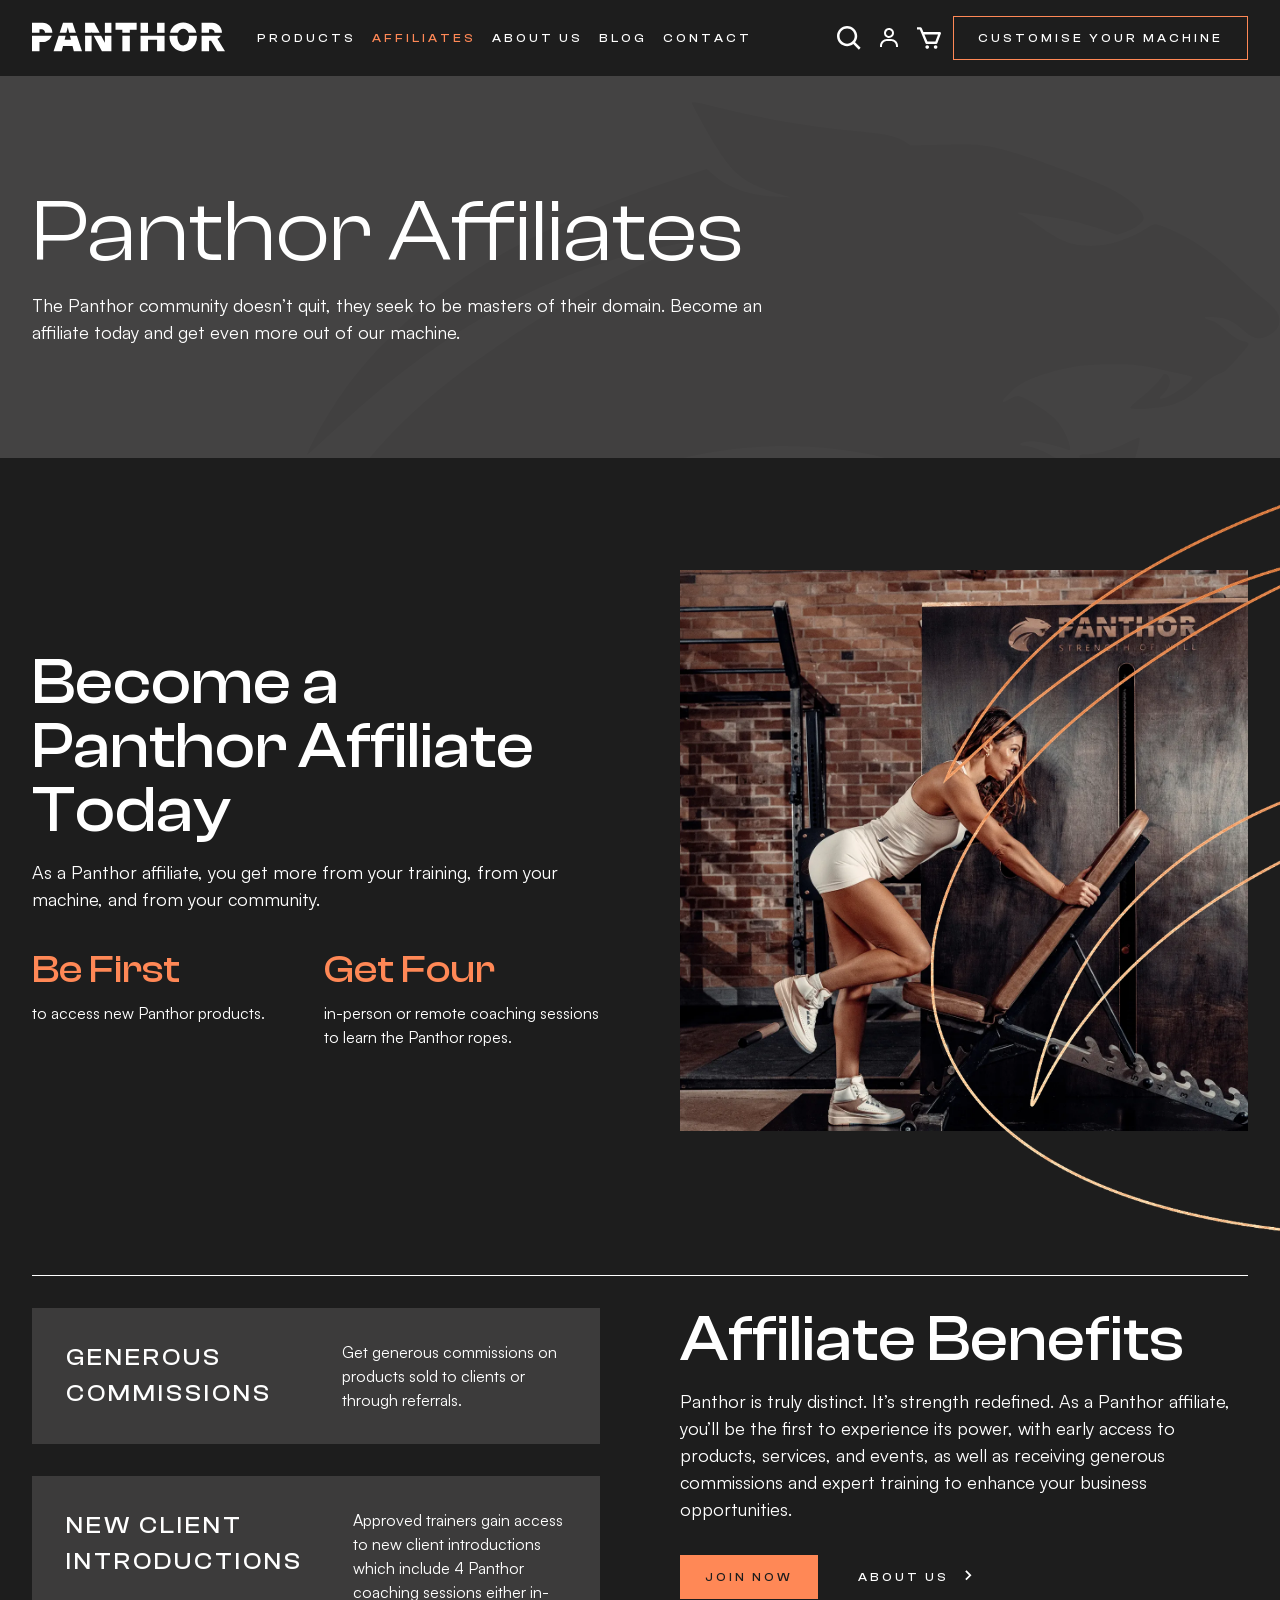
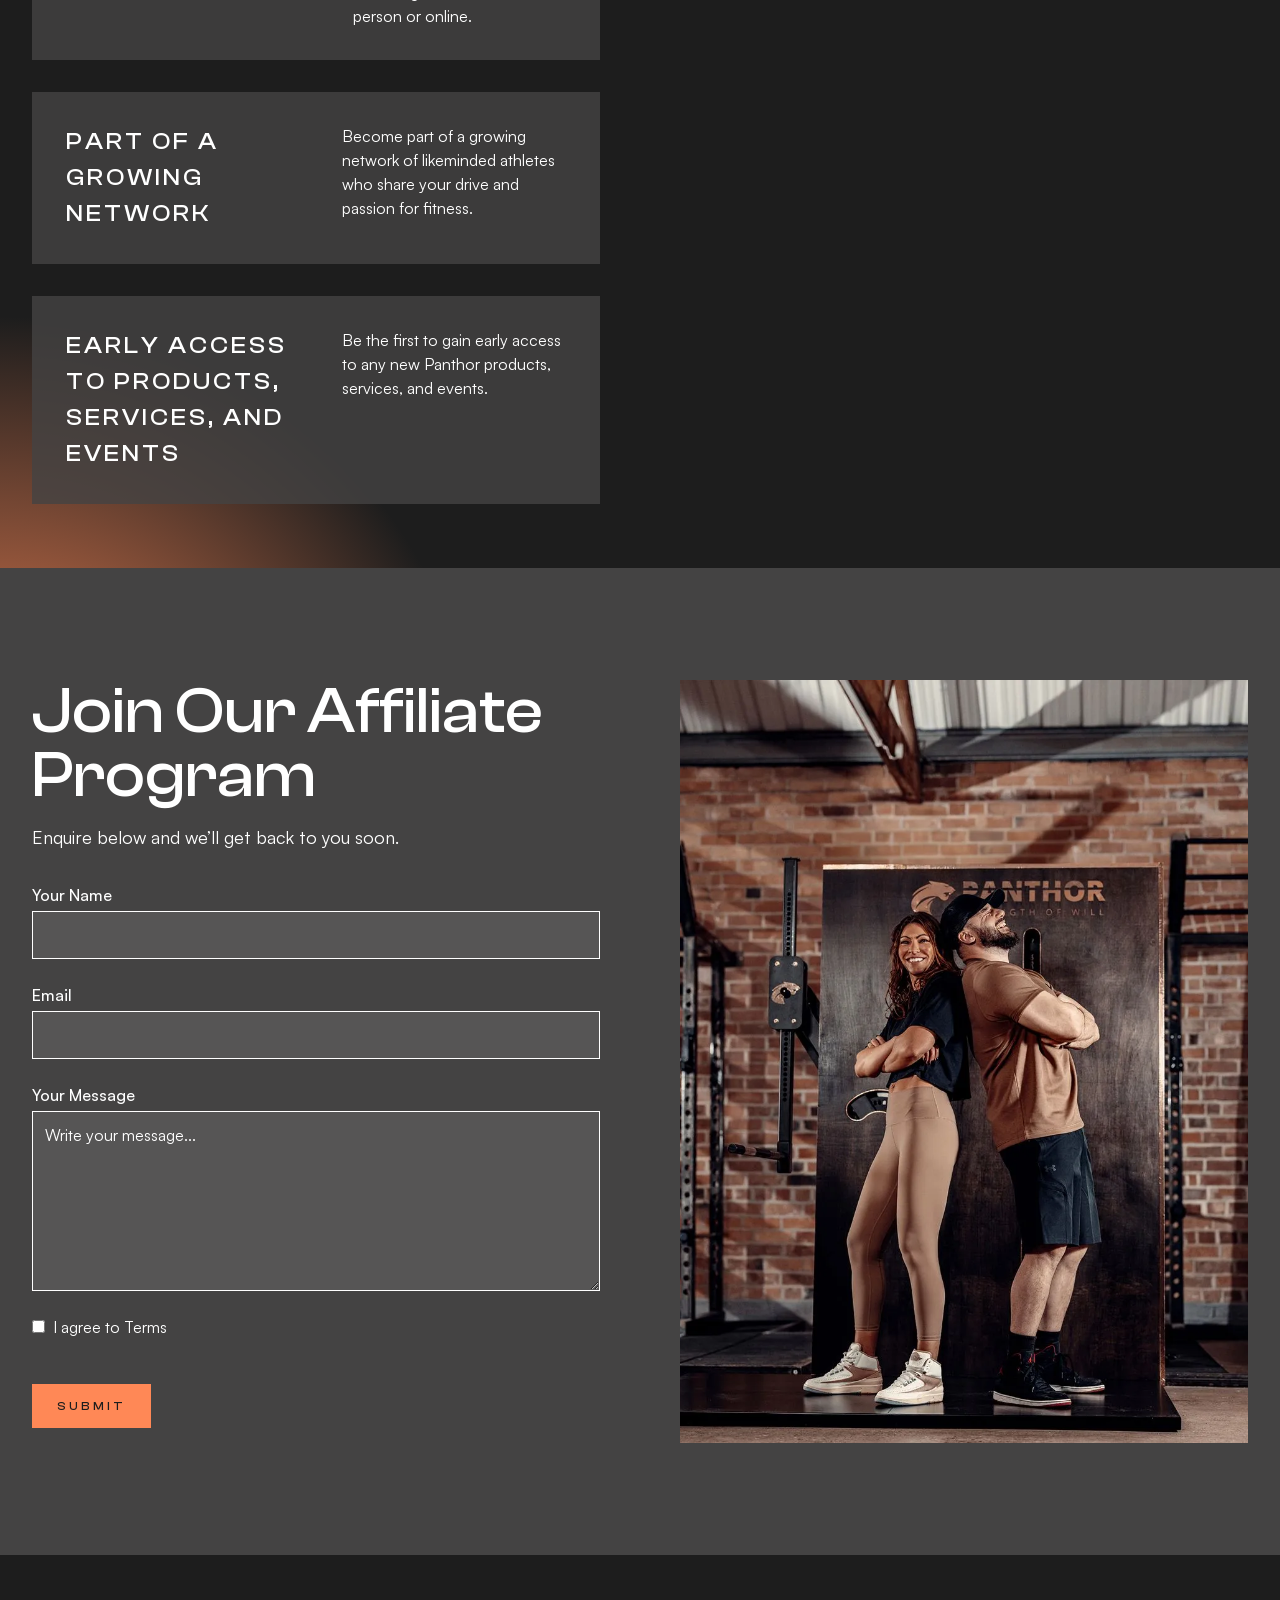
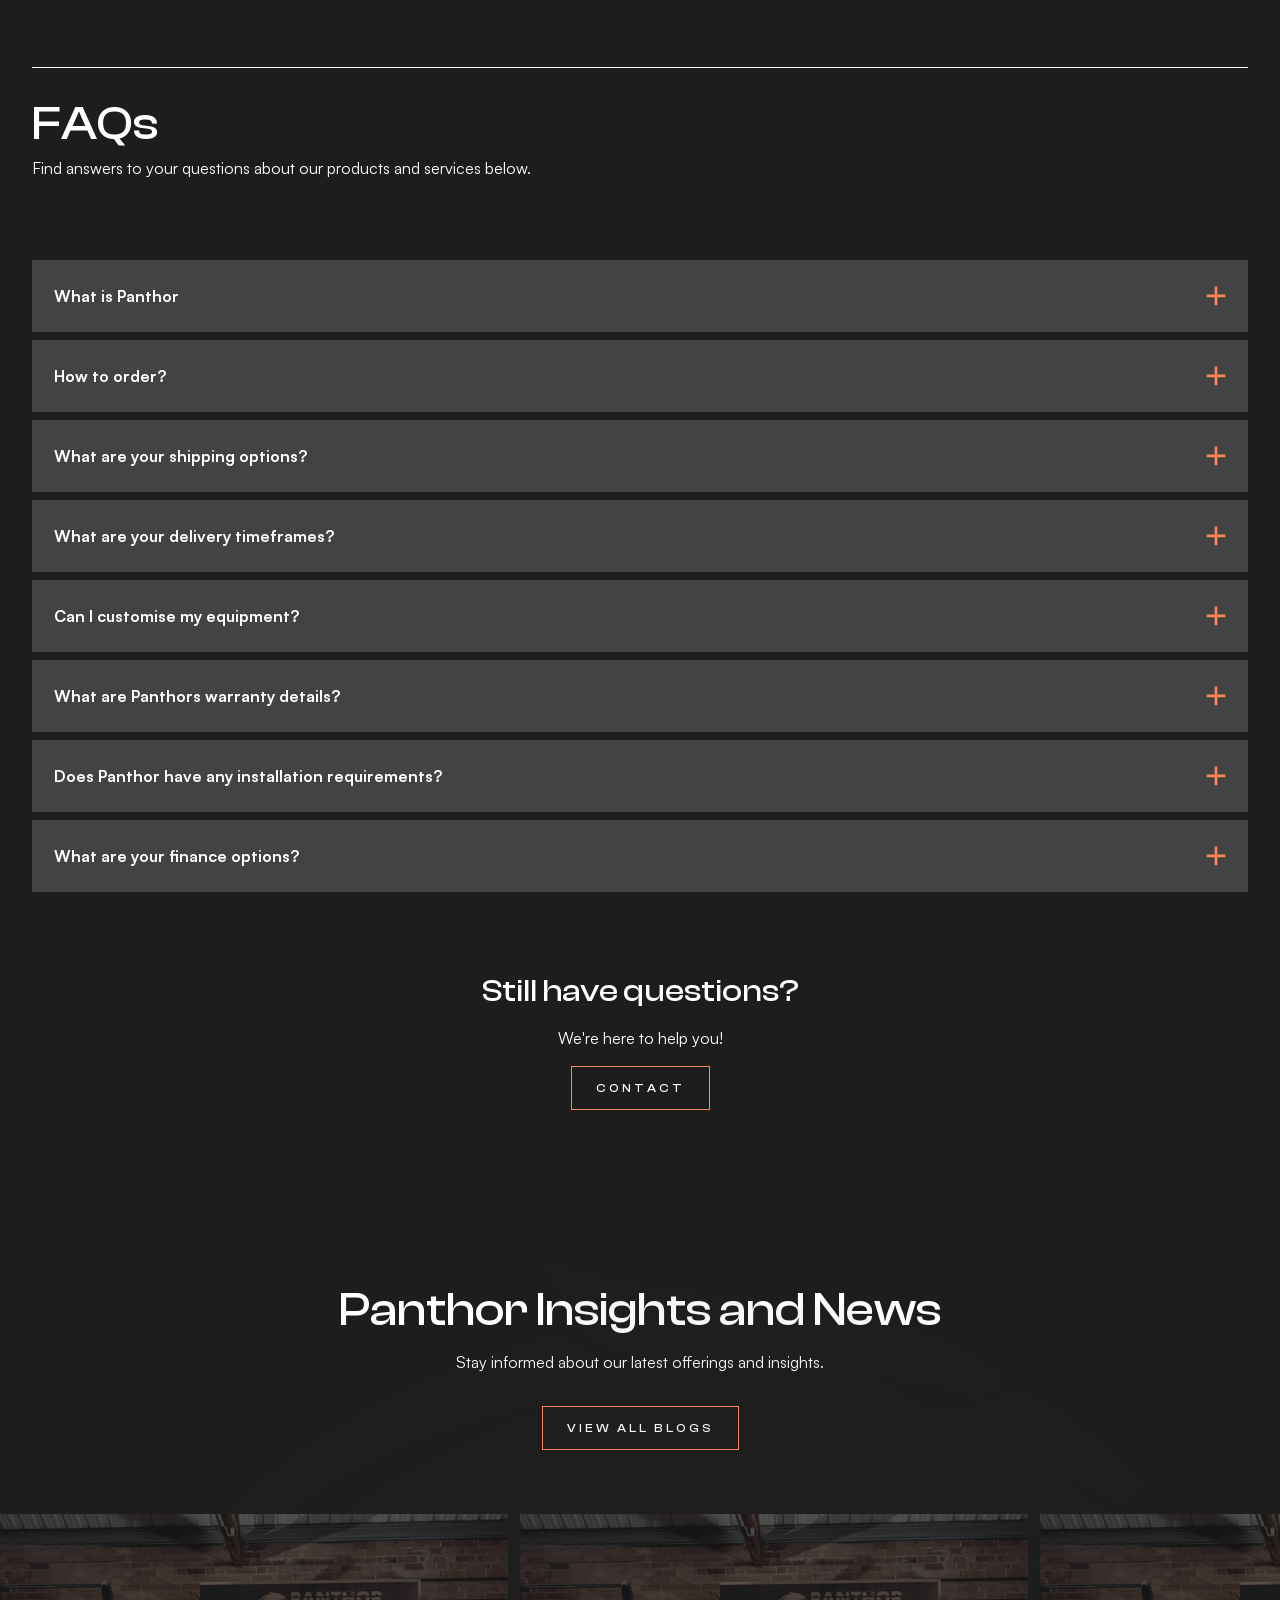
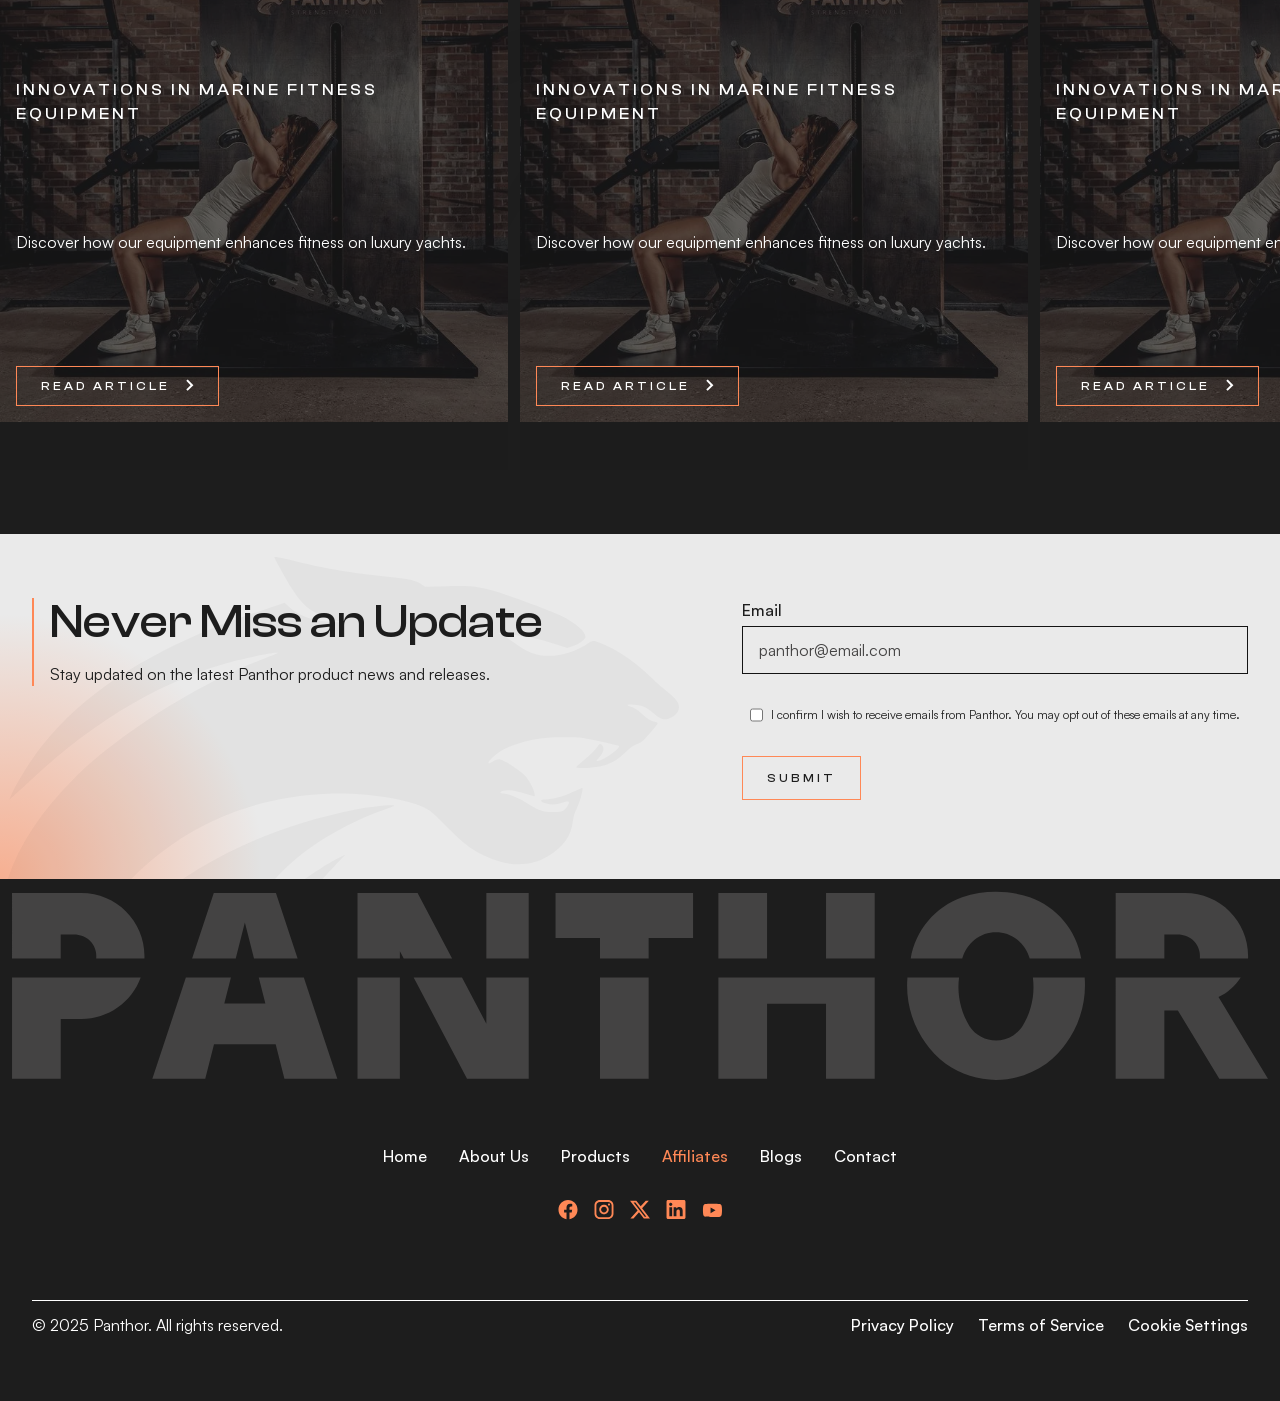
<file: affiliates.html>
<!DOCTYPE html><!--  Last Published: Thu May 14 2026 00:38:21 GMT+0000 (Coordinated Universal Time)  -->
<html data-wf-page="6837b23d936359963d0fe869" data-wf-site="6834fa433fd5947ee89aa4ad" lang="en-AU">
<head>
  <meta charset="utf-8">
  <title>Affiliates</title>
  <meta content="Affiliates" property="og:title">
  <meta content="Affiliates" property="twitter:title">
  <meta content="width=device-width, initial-scale=1" name="viewport">
  <link href="css/normalize.css" rel="stylesheet" type="text/css">
  <link href="css/components.css" rel="stylesheet" type="text/css">
  <link href="css/panthor-dev.css" rel="stylesheet" type="text/css">
  <style>html.w-mod-js:not(.w-mod-ix3) :is(#typewriter) {visibility: hidden !important;}</style>
  <script type="text/javascript">!function(o,c){var n=c.documentElement,t=" w-mod-";n.className+=t+"js",("ontouchstart"in o||o.DocumentTouch&&c instanceof DocumentTouch)&&(n.className+=t+"touch")}(window,document);</script>
  <link href="images/favicon.png" rel="shortcut icon" type="image/x-icon">
  <link href="images/webclip.png" rel="apple-touch-icon">
  <link rel="stylesheet" href="https://cdn.jsdelivr.net/npm/swiper@11/swiper-bundle.min.css">
  <style>
  .swiper-button-prev:after,
  .swiper-button-next:after {
    display: none;
  }
  .transform-none {
    transform: none !important;
  }
</style>
  <script src="https://cdn.jsdelivr.net/npm/swiper@11/swiper-bundle.min.js"></script>
  <script>
  const runOnDomReady = (callback) => {
    return document.addEventListener("DOMContentLoaded", callback);
  };
   const initSlider = (identifier, config, breakpoint) => {
    let slider = null;
    if (breakpoint) {
      const runOnMatch = (media) => {
        if (media.matches && !slider) {
          slider = new Swiper(identifier, config);
          slider.init();
        }
        if (!media.matches && slider) {
          slider.destroy();
          slider = null;
        }
      };
      const media = window.matchMedia(
        `only screen and (${breakpoint >= 0 ? "min" : "max"}-width: ${
          breakpoint >= 0 ? breakpoint : breakpoint * -1
        }px)`
      );
      runOnMatch(media);
      window.addEventListener("resize", () => {
        runOnMatch(media);
      });
      media.addEventListener("change", runOnMatch);
    } else {
      slider = new Swiper(identifier, config);
    }
  };
  const resolveSliderHeight = (swiper) => {
    const params = swiper.params;
    const swiperEl = swiper.el;
    if (params.direction && params.direction === "vertical") {
      const swiperSlides = swiper.slides;
      const slidesPerView = params.slidesPerView || 1;
      const activeIndex = swiper[params.loop ? "realIndex" : "activeIndex"];
      let height = 0;
      let index = activeIndex + (slidesPerView - 1);
      while (index >= activeIndex) {
        if (index < swiperSlides.length) {
          height += swiperSlides[index].firstChild.offsetHeight;
        }
        index--;
      }
      const spaceBetween = params.spaceBetween;
      if (spaceBetween && slidesPerView && (slidesPerView > 1)) {
        height += (spaceBetween * slidesPerView);
      }
      swiperEl.style.height = height > 0 ? `${height}px` : "auto";
    } else {
      swiperEl.style.height = "auto";
    }
  };
const initSliderTransformRemover = (swiper) => {
  const { el, slides } = swiper;
  if (!el.classList.contains("init-slider-transform-remover")) {
    el.classList.add("init-slider-transform-remover");
    slides.forEach((slide) => {
      const transformedElements = slide.querySelectorAll(
        "[data-slider='transform-element']"
      );
      const setters = slide.querySelectorAll(
        "[data-slider='transform-setter']"
      );
      if (setters.length > 0) {
        setters.forEach((setter) => {
          setter.addEventListener("click", () => {
            slide.classList.add("transform-none");
            swiper.wrapperEl.classList.add("transform-none");
            el.closest(".swiper-container").style.zIndex = 9999;
            if (transformedElements.length > 0) {
              transformedElements.forEach((element) => {
                element.classList.add("transform-none");
              });
            }
          });
        });
      }
      const resetters = slide.querySelectorAll(
        "[data-slider='transform-resetter']"
      );
      if (resetters.length > 0) {
        resetters.forEach((resetter) => {
          resetter.addEventListener("click", () => {
            slide.classList.remove("transform-none");
            swiper.wrapperEl.classList.remove("transform-none");
            el.closest(".swiper-container").removeAttribute("style");
            if (transformedElements.length > 0) {
              transformedElements.forEach((element) => {
                element.classList.remove("transform-none");
              });
            }
          });
        });
      }
    });
  }
};
  /*Typewriter*/
function typeTextOnView(id, speed = 35) {
  const element = document.getElementById(id);
  if (!element) return;
  let hasAnimated = false;
  // Utility: wrap text node characters in span
  function wrapCharactersInSpans(node) {
    const fragment = document.createDocumentFragment();
    node.textContent.split('').forEach(char => {
      const span = document.createElement('span');
      span.textContent = char;
      span.style.opacity = '0.6';
      span.style.transition = 'opacity 0.3s ease';
      fragment.appendChild(span);
    });
    return fragment;
  }
  // Recursive function to walk the DOM and wrap only text nodes
  function processNode(node) {
    if (node.nodeType === Node.TEXT_NODE) {
      const spanWrapped = wrapCharactersInSpans(node);
      node.replaceWith(spanWrapped);
    } else if (node.nodeType === Node.ELEMENT_NODE) {
      node.childNodes.forEach(child => processNode(child));
    }
  }
  // Preserve layout height
  const clone = element.cloneNode(true);
  clone.style.position = 'absolute';
  clone.style.visibility = 'hidden';
  clone.style.pointerEvents = 'none';
  clone.style.height = 'auto';
  clone.style.opacity = 1;
  element.parentNode.insertBefore(clone, element.nextSibling);
  const fixedHeight = clone.offsetHeight + 'px';
  clone.remove();
  element.style.height = fixedHeight;
  element.style.overflow = 'hidden';
  // Typewriter animation (opacity fade)
  function typeWriter() {
    const spans = element.querySelectorAll('span');
    let i = 0;
    function fadeChar() {
      if (i < spans.length) {
        spans[i].style.opacity = '1';
        i++;
        setTimeout(fadeChar, speed);
      }
    }
    fadeChar();
  }
  // Observe when element enters viewport
  const observer = new IntersectionObserver(
    (entries, observer) => {
      entries.forEach(entry => {
        if (entry.isIntersecting && !hasAnimated) {
          hasAnimated = true;
          typeWriter();
          observer.unobserve(element);
        }
      });
    },
    { threshold: 0.5 }
  );
  observer.observe(element);
  // Run character wrapping after DOM is loaded
  processNode(element);
}
  // Initialize when DOM is ready
  document.addEventListener("DOMContentLoaded", () => {
    typeTextOnView('typewriter-text');
  });
</script>
</head>
<body>
  <div class="page-wrapper">
    <div class="global-styles w-embed">
      <style>
/* Make text look crisper and more legible in all browsers */
body {
  -webkit-font-smoothing: antialiased;
  -moz-osx-font-smoothing: grayscale;
  font-smoothing: antialiased;
  text-rendering: optimizeLegibility;
}
/* Focus state style for keyboard navigation for the focusable elements */
*[tabindex]:focus-visible,
  input[type="file"]:focus-visible {
   outline: 0.125rem solid #4d65ff;
   outline-offset: 0.125rem;
}
/* Set color style to inherit */
.inherit-color * {
    color: inherit;
}
/* Get rid of top margin on first element in any rich text element */
.w-richtext > :not(div):first-child, .w-richtext > div:first-child > :first-child {
  margin-top: 0 !important;
}
/* Get rid of bottom margin on last element in any rich text element */
.w-richtext>:last-child, .w-richtext ol li:last-child, .w-richtext ul li:last-child {
	margin-bottom: 0 !important;
}
/* Make sure containers never lose their center alignment */
.container-medium,.container-small, .container-large {
	margin-right: auto !important;
  margin-left: auto !important;
}
/* 
Make the following elements inherit typography styles from the parent and not have hardcoded values. 
Important: You will not be able to style for example "All Links" in Designer with this CSS applied.
Uncomment this CSS to use it in the project. Leave this message for future hand-off.
*/
/*
a,
.w-input,
.w-select,
.w-tab-link,
.w-nav-link,
.w-dropdown-btn,
.w-dropdown-toggle,
.w-dropdown-link {
  color: inherit;
  text-decoration: inherit;
  font-size: inherit;
}
*/
/* Apply "..." after 3 lines of text */
.text-style-3lines {
	display: -webkit-box;
	overflow: hidden;
	-webkit-line-clamp: 3;
	-webkit-box-orient: vertical;
}
/* Apply "..." after 2 lines of text */
.text-style-2lines {
	display: -webkit-box;
	overflow: hidden;
	-webkit-line-clamp: 2;
	-webkit-box-orient: vertical;
}
/* These classes are never overwritten */
.hide {
  display: none !important;
}
@media screen and (max-width: 991px) {
    .hide, .hide-tablet {
        display: none !important;
    }
}
  @media screen and (max-width: 767px) {
    .hide-mobile-landscape{
      display: none !important;
    }
}
  @media screen and (max-width: 479px) {
    .hide-mobile{
      display: none !important;
    }
}
.margin-0 {
  margin: 0rem !important;
}
.padding-0 {
  padding: 0rem !important;
}
.spacing-clean {
padding: 0rem !important;
margin: 0rem !important;
}
.margin-top {
  margin-right: 0rem !important;
  margin-bottom: 0rem !important;
  margin-left: 0rem !important;
}
.padding-top {
  padding-right: 0rem !important;
  padding-bottom: 0rem !important;
  padding-left: 0rem !important;
}
.margin-right {
  margin-top: 0rem !important;
  margin-bottom: 0rem !important;
  margin-left: 0rem !important;
}
.padding-right {
  padding-top: 0rem !important;
  padding-bottom: 0rem !important;
  padding-left: 0rem !important;
}
.margin-bottom {
  margin-top: 0rem !important;
  margin-right: 0rem !important;
  margin-left: 0rem !important;
}
.padding-bottom {
  padding-top: 0rem !important;
  padding-right: 0rem !important;
  padding-left: 0rem !important;
}
.margin-left {
  margin-top: 0rem !important;
  margin-right: 0rem !important;
  margin-bottom: 0rem !important;
}
.padding-left {
  padding-top: 0rem !important;
  padding-right: 0rem !important;
  padding-bottom: 0rem !important;
}
.margin-horizontal {
  margin-top: 0rem !important;
  margin-bottom: 0rem !important;
}
.padding-horizontal {
  padding-top: 0rem !important;
  padding-bottom: 0rem !important;
}
.margin-vertical {
  margin-right: 0rem !important;
  margin-left: 0rem !important;
}
.padding-vertical {
  padding-right: 0rem !important;
  padding-left: 0rem !important;
}
.padding-top-0{
	padding-top: 0 !important;
}
.padding-bottom-0{
	padding-bottom: 0 !important;
}
/*Dev Code*/
.swiper-container,
.component_testimonial_container,
.gallery-container{
	display: grid;
	grid-template-columns: minmax(0px, 1fr);
	max-width: 100%;
}
.wf-design-mode .component_news_wrap{
  gap: 0.75rem;
}
.wf-design-mode .product_image_swiper_wrap{
	gap: 1rem;
}
.wf-design-mode .component_product_overview_wrap,
.wf-design-mode .product_video_wrap{
	gap: 1.5rem;
}
.wf-design-mode .component_testimonial_wrap{
	gap: 2.5rem;
}
.wf-design-mode .swiper-wrapper{
	display: flex;
}
.wf-design-mode .swiper-wrapper > *{
	  flex: 0 0 auto;
}
.about_journey_slide.swiper-slide-active{
	opacity: 1;
}
.swiper{
	width: 100%;
}
@keyframes marqueeLoop{
  100% {
    transform: translateX(-50%)
  }
}
.component_blurb_description li::marker{
	color: var(--background-color--background-tertiary);
}
@media screen and (min-width: 1921px){
	.container-large{
  	max-width: 100rem;
  }
}
@media screen and (max-width: 690px){
#typewriter-text{
min-height: 390px;
}
}
</style>
    </div>
    <header class="component_header">
      <div class="page-width">
        <div class="component_header_wrap">
          <div class="component_header_logo_child">
            <a href="index.html" class="component_header_logo_link w-inline-block">
              <div class="component_header_logo w-embed"><svg xmlns="http://www.w3.org/2000/svg" width="100%" height="100%" viewbox="0 0 193 30" fill="none">
                  <path d="M0 13.7152H19.7708C18.3787 17.5339 14.7341 20.0777 10.6517 20.0777H7.4819V29.2694H0.00154321V13.7136L0 13.7152Z" fill="currentColor"></path>
                  <path d="M7.48036 7.13477V10.8246H0V0.772217H10.6501C16.0075 0.772217 20.3505 5.09421 20.3505 10.4257C20.3505 10.5592 20.3474 10.6927 20.3428 10.8246H12.9395C13.1615 9.02037 11.8711 7.38025 10.0596 7.15932C9.92704 7.14244 9.79292 7.13477 9.65879 7.13477H7.4819H7.48036Z" fill="currentColor"></path>
                  <path d="M33.6386 13.7151H26.7132L21.5624 29.2709H29.6933L31.0408 23.9562H40.5115L41.8589 29.2709H49.9899L44.839 13.7151H37.9137L38.9312 17.7287H32.6195L33.637 13.7151H33.6386Z" fill="currentColor"></path>
                  <path d="M34.3724 10.8246H27.6721L31.0007 0.772217H40.5546L43.8832 10.8246H37.1829L35.7784 5.28446L34.3739 10.8246H34.3724Z" fill="currentColor"></path>
                  <path d="M53.0884 13.7151H59.6005V29.2709H53.0884V13.7151Z" fill="currentColor"></path>
                  <path d="M62.3232 0.772217H53.0884V10.8246H59.6005V9.69237L60.1972 10.8246H67.6236L62.3232 0.772217Z" fill="currentColor"></path>
                  <path d="M79.4011 10.8246V0.772217H72.8889V10.8246H79.4011Z" fill="currentColor"></path>
                  <path d="M69.1472 13.7151L72.889 20.8125V13.7151H79.4011V29.2709H69.9212L61.7208 13.7151H69.1472Z" fill="currentColor"></path>
                  <path d="M104.657 0.772217H83.5232V7.65181H90.3499V10.8262H97.8302V7.65181H104.657V0.772217Z" fill="currentColor"></path>
                  <path d="M90.35 13.7151H97.8303V29.2709H90.35V13.7151Z" fill="currentColor"></path>
                  <path d="M108.545 0.772217H116.026V10.8246H108.545V0.772217Z" fill="currentColor"></path>
                  <path d="M125.085 0.772217H132.565V10.8246H125.085V0.772217Z" fill="currentColor"></path>
                  <path d="M108.545 13.7151H132.565V29.2709H125.085V17.744H116.027V29.2709H108.547V13.7151H108.545Z" fill="currentColor"></path>
                  <path d="M145.531 13.7151C145.19 16.3187 145.758 18.9592 147.136 21.1976C148.602 23.4315 151.61 24.0606 153.856 22.6015C154.419 22.2363 154.9 21.7576 155.267 21.1976C156.645 18.9592 157.212 16.3187 156.872 13.7151H164.835C165.234 18.8426 163.011 23.8258 158.919 26.968C154.3 30.2451 148.101 30.2451 143.48 26.968C139.381 23.8335 137.166 18.841 137.599 13.7151H145.528H145.531Z" fill="currentColor"></path>
                  <path d="M146.016 10.8246C146.326 9.68615 146.986 8.67354 147.905 7.9279C149.838 6.41052 152.565 6.41052 154.499 7.9279C155.418 8.67201 156.077 9.68615 156.387 10.8246H164.302C163.584 6.4903 160.555 2.88634 156.395 1.41652C153.025 0.29345 149.379 0.29345 146.009 1.41652C141.849 2.88634 138.82 6.4903 138.101 10.8246H146.016Z" fill="currentColor"></path>
                  <path d="M177.077 7.13477V10.8246H169.597V0.772217H180.247C185.604 0.772217 189.947 5.09421 189.947 10.4257C189.947 10.5592 189.944 10.6927 189.94 10.8246H182.536C182.758 9.02037 181.468 7.38025 179.656 7.15932C179.524 7.14244 179.39 7.13477 179.256 7.13477H177.079H177.077Z" fill="currentColor"></path>
                  <path d="M188.814 13.7151H169.596V29.2709H177.076V18.7659H179.156L185.52 29.2709H193L185.398 16.7238C186.792 16.0502 187.973 15.01 188.813 13.7151H188.814Z" fill="currentColor"></path>
                </svg></div>
            </a>
          </div>
          <div class="component_header_navigation">
            <div class="component_header_navigation_item is-nav">
              <div class="component_offcanvas">
                <div class="component_nav_list_wrap">
                  <div class="component_nav_list_link">
                    <a href="shop.html" class="component_nav_link">Products</a>
                    <a href="affiliates.html" aria-current="page" class="component_nav_link w--current">Affiliates</a>
                    <a href="about.html" class="component_nav_link">About Us</a>
                    <a href="blog.html" class="component_nav_link">Blog</a>
                    <a href="contact.html" class="component_nav_link">Contact</a>
                  </div>
                  <div class="component_nav_list_wrap_icon">
                    <div class="component_nav_icon_item hide-tablet"><img src="images/search-icon.svg" loading="lazy" width="20" height="20" alt="" class="component_nav_list_icon"></div>
                    <div class="component_nav_icon_item"><img src="images/profile-icon.svg" loading="lazy" width="20" height="20" alt="" class="component_nav_list_icon">
                      <div class="show-tablet">
                        <p class="text-color-secondary">Log In</p>
                      </div>
                    </div>
                    <div class="component_nav_icon_item"><img src="images/cart-icon.svg" loading="lazy" width="20" height="20" alt="" class="component_nav_list_icon">
                      <div class="show-tablet">
                        <p class="text-color-secondary">Cart</p>
                      </div>
                    </div>
                  </div>
                </div>
              </div>
            </div>
            <div class="component_header_navigation_item">
              <div class="component_header_widget_wrap">
                <div class="component_header_widget_item">
                  <a href="product-template.html" class="button-primary is-widget w-button">cUSTOMISE <span class="hide-mobile-portrait">YOUR </span>MACHINE</a>
                  <a href="product-template.html" class="button-secondary is-desktop w-button">Customise your machine</a>
                </div>
                <div class="component_header_widget_item is-burger">
                  <div data-w-id="ff451305-ab5f-5f04-9caf-f738f2c5f5e8" class="component_header_burger">
                    <div class="component_header_burger_line is-top"></div>
                    <div class="component_header_burger_line is-middle"></div>
                    <div class="component_header_burger_line is-bottom"></div>
                  </div>
                </div>
              </div>
            </div>
          </div>
        </div>
      </div>
    </header>
    <main class="main-wrapper">
      <section class="affiliate_banner_section">
        <div class="page-width">
          <div class="max-width-large">
            <div class="affiliate_banner_wrap">
              <h1>Panthor Affiliates</h1>
              <div class="spacer-regular"></div>
              <p class="text-size-medium">The Panthor community doesn’t quit, they seek to be masters of their domain. Become an affiliate today and get even more out of our machine.</p>
            </div>
          </div>
        </div>
        <div class="affiliate_vector_wrap"><img src="images/panthor-dark-watermark.svg" loading="lazy" width="987" height="356" alt="" class="affiliate_vector"></div>
      </section>
      <section class="affiliate_intro_section">
        <div class="background-color-primary">
          <div class="padding-section-large">
            <div class="page-width">
              <div class="affiliate_intro_grid">
                <div class="affiliate_intro_item">
                  <div class="affiliate_intro_content">
                    <h2 class="affiliate_intro_heading">Become a Panthor Affiliate Today</h2>
                    <div class="spacer-regular"></div>
                    <p class="text-size-medium">As a Panthor affiliate, you get more from your training, from your machine, and from your community.</p>
                    <div class="spacer-medium"></div>
                    <div>
                      <div class="affiliate_intro_card_list">
                        <div class="affiliate_intro_card_item">
                          <div class="affiliate_intro_card">
                            <h3 class="text-color-alternate">Be First</h3>
                            <div class="spacer-xsmall"></div>
                            <p>to access new Panthor products.</p>
                          </div>
                        </div>
                        <div class="affiliate_intro_card_item">
                          <div class="affiliate_intro_card">
                            <h3 class="text-color-alternate">Get Four</h3>
                            <div class="spacer-xsmall"></div>
                            <p>in-person or remote coaching sessions to learn the Panthor ropes.</p>
                          </div>
                        </div>
                      </div>
                    </div>
                  </div>
                </div>
                <div class="affiliate_intro_item">
                  <div class="affiliate_intro_image_wrap"><img src="images/affiliate-intro_1.webp" loading="lazy" sizes="(max-width: 1296px) 100vw, 1296px" srcset="images/affiliate-intro_1affiliate-intro.webp 500w, images/affiliate-intro_1affiliate-intro.webp 800w, images/affiliate-intro_1affiliate-intro.webp 1080w, images/affiliate-intro_1.webp 1296w" alt="" class="affiliate_intro_image"></div>
                </div>
              </div>
            </div>
          </div>
        </div>
        <div class="affiliate_intro_vector_wrap"><img src="images/panthor-gradient-icon.webp" loading="lazy" sizes="(max-width: 1728px) 100vw, 1728px" srcset="images/panthor-gradient-icon-p-500.png 500w, images/panthor-gradient-icon-p-800.png 800w, images/panthor-gradient-icon-p-1080.png 1080w, images/panthor-gradient-icon-p-1600.png 1600w, images/panthor-gradient-icon.webp 1728w" alt="" class="affiliate_intro_vector"></div>
      </section>
      <section class="affiliate_benefits_section">
        <div class="page-width">
          <div class="component_divider_line"></div>
          <div class="spacer-medium"></div>
          <div class="affiliate_benefits_grid">
            <div id="w-node-fd8c3fbb-19d8-f037-10ca-31cd28dde9fc-3d0fe869" class="affiliate_benefits_grid_item">
              <div class="affiliate_benefits_list">
                <div data-w-id="ca7026a4-b3cd-80e7-2003-d13f5aae87b3" class="affiliate_benefits_card">
                  <div class="affiliate_benefits_card_grid">
                    <h3 class="heading-style-h5">Generous commissions</h3>
                    <p>Get generous commissions on products sold to clients or through referrals.</p>
                  </div>
                </div>
                <div data-w-id="ca7026a4-b3cd-80e7-2003-d13f5aae87b3" class="affiliate_benefits_card">
                  <div class="affiliate_benefits_card_grid">
                    <h3 class="heading-style-h5">New client introductions</h3>
                    <p>Approved trainers gain access to new client introductions which include 4 Panthor coaching sessions either in-person or online. </p>
                  </div>
                </div>
                <div data-w-id="ca7026a4-b3cd-80e7-2003-d13f5aae87b3" class="affiliate_benefits_card">
                  <div class="affiliate_benefits_card_grid">
                    <h3 class="heading-style-h5">Part of a growing network</h3>
                    <p>Become part of a growing network of likeminded athletes who share your drive and passion for fitness. </p>
                  </div>
                </div>
                <div data-w-id="ca7026a4-b3cd-80e7-2003-d13f5aae87b3" class="affiliate_benefits_card">
                  <div class="affiliate_benefits_card_grid">
                    <h3 class="heading-style-h5">Early access to products, services, and events</h3>
                    <p>Be the first to gain early access to any new Panthor products, services, and events. </p>
                  </div>
                </div>
              </div>
            </div>
            <div class="affiliate_benefits_grid_item">
              <div class="affiliate_benefits_content">
                <h2 class="affiliate_benefits_heading">Affiliate Benefits</h2>
                <div class="spacer-regular"></div>
                <p class="text-size-medium">Panthor is truly distinct. It’s strength redefined. As a Panthor affiliate, you’ll be the first to experience its power, with early access to products, services, and events, as well as receiving generous commissions and expert training to enhance your business opportunities.</p>
                <div class="spacer-medium"></div>
                <div class="button-group">
                  <a href="#join-now" class="button-primary w-button">Join Now</a>
                  <a href="about.html" class="button-transparent-icon w-inline-block">
                    <div>About Us</div>
                    <div class="w-embed"><svg width="7" height="11" viewbox="0 0 8 12" fill="none" xmlns="http://www.w3.org/2000/svg">
                        <path d="M1.70697 11.4496L7.41397 5.74264L1.70697 0.0356445L0.292969 1.44964L4.58597 5.74264L0.292969 10.0356L1.70697 11.4496Z" fill="currentColor"></path>
                      </svg></div>
                  </a>
                </div>
              </div>
            </div>
          </div>
        </div>
      </section>
      <section id="join-now" class="affiliate_form_section">
        <div class="background-color-secondary">
          <div class="padding-section-large">
            <div class="page-width">
              <div class="affiliate_form_grid">
                <div class="affiliate_form_grid_item">
                  <div class="component_form_block w-form">
                    <form id="wf-form-Enquiry-Form" name="wf-form-Enquiry-Form" data-name="Enquiry Form" redirect="/thank-you" data-redirect="/thank-you" method="get" class="component_form" data-wf-page-id="6837b23d936359963d0fe869" data-wf-element-id="ef9eac86-7083-5c13-063d-0eea9c9fffe5">
                      <div class="component_form_headline">
                        <h2 class="component_form_heading">Join Our Affiliate Program</h2>
                        <div class="spacer-regular"></div>
                        <p class="text-size-medium">Enquire below and we’ll get back to you soon.</p>
                      </div>
                      <div class="spacer-medium"></div>
                      <div class="component_form_field_wrap">
                        <div class="component_form_field_group"><label for="Name-3" class="form_label">Your Name</label><input class="component_form_input w-input" maxlength="256" name="Name" data-name="Name" placeholder="" type="text" id="Name-3"></div>
                        <div class="component_form_field_group"><label for="Email-4" class="form_label">Email</label><input class="component_form_input w-input" maxlength="256" name="Email" data-name="Email" placeholder="" type="email" id="Email-4"></div>
                        <div class="component_form_field_group"><label for="Message-3" class="form_label">Your Message</label><textarea placeholder="Write your message..." maxlength="5000" id="Message-3" name="Message" data-name="Message" class="component_form_input is-textarea w-input"></textarea></div>
                        <div class="component_form_field_group"><label class="w-checkbox component_form_checkbox"><input type="checkbox" id="Affiliate-Terms" name="Affiliate-Terms" data-name="Affiliate Terms" required="" class="w-checkbox-input component_form_checkbox_input"><span class="form_label w-form-label" for="Affiliate-Terms">I agree to Terms</span></label></div>
                      </div>
                      <div class="spacer-xsmall"></div>
                      <div class="spacer-medium"></div>
                      <div class="button-group"><input type="submit" data-wait="Please wait..." class="button-primary w-button" value="Submit"></div>
                    </form>
                    <div class="hide w-form-done">
                      <div>Thank you! Your submission has been received!</div>
                    </div>
                    <div class="hide w-form-fail">
                      <div>Oops! Something went wrong while submitting the form.</div>
                    </div>
                  </div>
                </div>
                <div class="affiliate_form_grid_item">
                  <div class="affiliate_form_image-wrap"><img src="images/affiliate-program_1.webp" loading="lazy" width="648" height="737" alt="" srcset="images/affiliate-program_1affiliate-program.webp 500w, images/affiliate-program_1affiliate-program.webp 800w, images/affiliate-program_1affiliate-program.webp 1080w, images/affiliate-program_1.webp 1296w" sizes="(max-width: 767px) 100vw, 648px" class="affiliate_form_image"></div>
                </div>
              </div>
            </div>
          </div>
        </div>
      </section>
      <section class="component_faq_section">
        <div class="background-color-primary">
          <div class="padding-section-large">
            <div class="page-width-narrower">
              <div class="component_faq_headline">
                <div class="component_divider_line"></div>
                <div class="spacer-medium"></div>
                <h2>FAQs</h2>
                <div class="spacer-xsmall"></div>
                <p>Find answers to your questions about our products and services below.</p>
              </div>
              <div class="spacer-xxlarge"></div>
              <div class="component_faq_list">
                <div data-hover="false" data-delay="0" class="component_faq_accordion w-dropdown">
                  <div class="component_faq_toggle w-dropdown-toggle">
                    <div>What is Panthor</div><img src="images/plus-icon.svg" loading="lazy" alt="" class="component_faq_icon">
                  </div>
                  <nav class="component_faq_content_wrap w-dropdown-list">
                    <div class="component_faq_content">
                      <p>Panthor is an all-in-one strength training system designed to deliver comprehensive, full-body workouts. With over 50 upper and lower body exercises, it offers a unique and versatile solution for building total-body  strength.</p>
                    </div>
                  </nav>
                </div>
                <div data-hover="false" data-delay="0" class="component_faq_accordion w-dropdown">
                  <div class="component_faq_toggle w-dropdown-toggle">
                    <div>How to order?</div><img src="images/plus-icon.svg" loading="lazy" alt="" class="component_faq_icon">
                  </div>
                  <nav class="component_faq_content_wrap w-dropdown-list">
                    <div class="component_faq_content">
                      <p>Panthor is an all-in-one strength training system designed to deliver comprehensive, full-body workouts. With over 50 upper and lower body exercises, it offers a unique and versatile solution for building total-body  strength.</p>
                    </div>
                  </nav>
                </div>
                <div data-hover="false" data-delay="0" class="component_faq_accordion w-dropdown">
                  <div class="component_faq_toggle w-dropdown-toggle">
                    <div>What are your shipping options?</div><img src="images/plus-icon.svg" loading="lazy" alt="" class="component_faq_icon">
                  </div>
                  <nav class="component_faq_content_wrap w-dropdown-list">
                    <div class="component_faq_content">
                      <p>Panthor is an all-in-one strength training system designed to deliver comprehensive, full-body workouts. With over 50 upper and lower body exercises, it offers a unique and versatile solution for building total-body  strength.</p>
                    </div>
                  </nav>
                </div>
                <div data-hover="false" data-delay="0" class="component_faq_accordion w-dropdown">
                  <div class="component_faq_toggle w-dropdown-toggle">
                    <div>What are your delivery timeframes?</div><img src="images/plus-icon.svg" loading="lazy" alt="" class="component_faq_icon">
                  </div>
                  <nav class="component_faq_content_wrap w-dropdown-list">
                    <div class="component_faq_content">
                      <p>Panthor is an all-in-one strength training system designed to deliver comprehensive, full-body workouts. With over 50 upper and lower body exercises, it offers a unique and versatile solution for building total-body  strength.</p>
                    </div>
                  </nav>
                </div>
                <div data-hover="false" data-delay="0" class="component_faq_accordion w-dropdown">
                  <div class="component_faq_toggle w-dropdown-toggle">
                    <div>Can I customise my equipment?</div><img src="images/plus-icon.svg" loading="lazy" alt="" class="component_faq_icon">
                  </div>
                  <nav class="component_faq_content_wrap w-dropdown-list">
                    <div class="component_faq_content">
                      <p>Panthor is an all-in-one strength training system designed to deliver comprehensive, full-body workouts. With over 50 upper and lower body exercises, it offers a unique and versatile solution for building total-body  strength.</p>
                    </div>
                  </nav>
                </div>
                <div data-hover="false" data-delay="0" class="component_faq_accordion w-dropdown">
                  <div class="component_faq_toggle w-dropdown-toggle">
                    <div>What are Panthors warranty details?</div><img src="images/plus-icon.svg" loading="lazy" alt="" class="component_faq_icon">
                  </div>
                  <nav class="component_faq_content_wrap w-dropdown-list">
                    <div class="component_faq_content">
                      <p>Panthor is an all-in-one strength training system designed to deliver comprehensive, full-body workouts. With over 50 upper and lower body exercises, it offers a unique and versatile solution for building total-body  strength.</p>
                    </div>
                  </nav>
                </div>
                <div data-hover="false" data-delay="0" class="component_faq_accordion w-dropdown">
                  <div class="component_faq_toggle w-dropdown-toggle">
                    <div>Does Panthor have any installation requirements?</div><img src="images/plus-icon.svg" loading="lazy" alt="" class="component_faq_icon">
                  </div>
                  <nav class="component_faq_content_wrap w-dropdown-list">
                    <div class="component_faq_content">
                      <p>Panthor is an all-in-one strength training system designed to deliver comprehensive, full-body workouts. With over 50 upper and lower body exercises, it offers a unique and versatile solution for building total-body  strength.</p>
                    </div>
                  </nav>
                </div>
                <div data-hover="false" data-delay="0" class="component_faq_accordion w-dropdown">
                  <div class="component_faq_toggle w-dropdown-toggle">
                    <div>What are your finance options?</div><img src="images/plus-icon.svg" loading="lazy" alt="" class="component_faq_icon">
                  </div>
                  <nav class="component_faq_content_wrap w-dropdown-list">
                    <div class="component_faq_content">
                      <p>Panthor is an all-in-one strength training system designed to deliver comprehensive, full-body workouts. With over 50 upper and lower body exercises, it offers a unique and versatile solution for building total-body  strength.</p>
                    </div>
                  </nav>
                </div>
              </div>
              <div class="spacer-xxlarge"></div>
              <div class="component_faq_cta_wrap">
                <div class="text-align-center">
                  <h3 class="heading-style-h4">Still have questions?</h3>
                  <div class="spacer-small"></div>
                  <p>We&#x27;re here to help you!</p>
                  <div class="spacer-regular"></div>
                  <a href="contact.html" class="button-secondary w-button">Contact</a>
                </div>
              </div>
            </div>
          </div>
        </div>
      </section>
      <section class="component_news_section">
        <div class="component_news_overflow">
          <div class="component_news_background"><img src="images/panthor-watermark-faded-landscape.svg" loading="lazy" alt="" class="component_news_background_image"></div>
          <div class="padding-section-regular">
            <div class="page-width">
              <div class="max-width-large align-center">
                <div class="text-align-center">
                  <h2>Panthor Insights and News</h2>
                  <div class="spacer-small"></div>
                  <p>Stay informed about our latest offerings and insights.</p>
                  <div class="spacer-medium"></div>
                  <a href="blog.html" class="button-secondary w-button">View All Blogs</a>
                </div>
              </div>
            </div>
            <div class="spacer-xlarge"></div>
            <div class="page-width-full">
              <div class="swiper-container">
                <div id="news-slider" class="component_news_slider swiper">
                  <div class="component_news_wrap swiper-wrapper">
                    <div class="component_news_slide swiper-slide">
                      <div class="component_news_card"><img src="images/blog-placeholder-image_1.webp" loading="lazy" width="445" height="510" alt="" srcset="images/blog-placeholder-image_1blog-placeholder-image.webp 500w, images/blog-placeholder-image_1blog-placeholder-image.webp 800w, images/blog-placeholder-image_1.webp 1029w" sizes="(max-width: 479px) 100vw, 445px" class="component_news_image">
                        <div class="component_news_content_wrap">
                          <div class="component_news_content">
                            <h3 class="heading-style-h6">Innovations in Marine Fitness Equipment</h3>
                            <div class="spacer-xsmall"></div>
                            <p>Discover how our equipment enhances fitness on luxury yachts.</p>
                            <div class="spacer-regular"></div>
                            <div class="button-group">
                              <a href="article-template.html" class="button-secondary is-icon w-inline-block">
                                <div>Read Article</div>
                                <div class="button-icon w-embed"><svg width="8" height="12" viewbox="0 0 8 12" fill="none" xmlns="http://www.w3.org/2000/svg">
                                    <path d="M1.70697 11.8378L7.41397 6.13083L1.70697 0.423828L0.292969 1.83783L4.58597 6.13083L0.292969 10.4238L1.70697 11.8378Z" fill="currentColor"></path>
                                  </svg></div>
                              </a>
                            </div>
                          </div>
                        </div>
                      </div>
                    </div>
                    <div class="component_news_slide swiper-slide">
                      <div class="component_news_card"><img src="images/blog-placeholder-image_1.webp" loading="lazy" width="445" height="510" alt="" srcset="images/blog-placeholder-image_1blog-placeholder-image.webp 500w, images/blog-placeholder-image_1blog-placeholder-image.webp 800w, images/blog-placeholder-image_1.webp 1029w" sizes="(max-width: 479px) 100vw, 445px" class="component_news_image">
                        <div class="component_news_content_wrap">
                          <div class="component_news_content">
                            <h3 class="heading-style-h6">Innovations in Marine Fitness Equipment</h3>
                            <div class="spacer-xsmall"></div>
                            <p>Discover how our equipment enhances fitness on luxury yachts.</p>
                            <div class="spacer-regular"></div>
                            <div class="button-group">
                              <a href="article-template.html" class="button-secondary is-icon w-inline-block">
                                <div>Read Article</div>
                                <div class="button-icon w-embed"><svg width="8" height="12" viewbox="0 0 8 12" fill="none" xmlns="http://www.w3.org/2000/svg">
                                    <path d="M1.70697 11.8378L7.41397 6.13083L1.70697 0.423828L0.292969 1.83783L4.58597 6.13083L0.292969 10.4238L1.70697 11.8378Z" fill="currentColor"></path>
                                  </svg></div>
                              </a>
                            </div>
                          </div>
                        </div>
                      </div>
                    </div>
                    <div class="component_news_slide swiper-slide">
                      <div class="component_news_card"><img src="images/blog-placeholder-image_1.webp" loading="lazy" width="445" height="510" alt="" srcset="images/blog-placeholder-image_1blog-placeholder-image.webp 500w, images/blog-placeholder-image_1blog-placeholder-image.webp 800w, images/blog-placeholder-image_1.webp 1029w" sizes="(max-width: 479px) 100vw, 445px" class="component_news_image">
                        <div class="component_news_content_wrap">
                          <div class="component_news_content">
                            <h3 class="heading-style-h6">Innovations in Marine Fitness Equipment</h3>
                            <div class="spacer-xsmall"></div>
                            <p>Discover how our equipment enhances fitness on luxury yachts.</p>
                            <div class="spacer-regular"></div>
                            <div class="button-group">
                              <a href="article-template.html" class="button-secondary is-icon w-inline-block">
                                <div>Read Article</div>
                                <div class="button-icon w-embed"><svg width="8" height="12" viewbox="0 0 8 12" fill="none" xmlns="http://www.w3.org/2000/svg">
                                    <path d="M1.70697 11.8378L7.41397 6.13083L1.70697 0.423828L0.292969 1.83783L4.58597 6.13083L0.292969 10.4238L1.70697 11.8378Z" fill="currentColor"></path>
                                  </svg></div>
                              </a>
                            </div>
                          </div>
                        </div>
                      </div>
                    </div>
                    <div class="component_news_slide swiper-slide">
                      <div class="component_news_card"><img src="images/blog-placeholder-image_1.webp" loading="lazy" width="445" height="510" alt="" srcset="images/blog-placeholder-image_1blog-placeholder-image.webp 500w, images/blog-placeholder-image_1blog-placeholder-image.webp 800w, images/blog-placeholder-image_1.webp 1029w" sizes="(max-width: 479px) 100vw, 445px" class="component_news_image">
                        <div class="component_news_content_wrap">
                          <div class="component_news_content">
                            <h3 class="heading-style-h6">Innovations in Marine Fitness Equipment</h3>
                            <div class="spacer-xsmall"></div>
                            <p>Discover how our equipment enhances fitness on luxury yachts.</p>
                            <div class="spacer-regular"></div>
                            <div class="button-group">
                              <a href="article-template.html" class="button-secondary is-icon w-inline-block">
                                <div>Read Article</div>
                                <div class="button-icon w-embed"><svg width="8" height="12" viewbox="0 0 8 12" fill="none" xmlns="http://www.w3.org/2000/svg">
                                    <path d="M1.70697 11.8378L7.41397 6.13083L1.70697 0.423828L0.292969 1.83783L4.58597 6.13083L0.292969 10.4238L1.70697 11.8378Z" fill="currentColor"></path>
                                  </svg></div>
                              </a>
                            </div>
                          </div>
                        </div>
                      </div>
                    </div>
                    <div class="component_news_slide swiper-slide">
                      <div class="component_news_card"><img src="images/blog-placeholder-image_1.webp" loading="lazy" width="445" height="510" alt="" srcset="images/blog-placeholder-image_1blog-placeholder-image.webp 500w, images/blog-placeholder-image_1blog-placeholder-image.webp 800w, images/blog-placeholder-image_1.webp 1029w" sizes="(max-width: 479px) 100vw, 445px" class="component_news_image">
                        <div class="component_news_content_wrap">
                          <div class="component_news_content">
                            <h3 class="heading-style-h6">Innovations in Marine Fitness Equipment</h3>
                            <div class="spacer-xsmall"></div>
                            <p>Discover how our equipment enhances fitness on luxury yachts.</p>
                            <div class="spacer-regular"></div>
                            <div class="button-group">
                              <a href="article-template.html" class="button-secondary is-icon w-inline-block">
                                <div>Read Article</div>
                                <div class="button-icon w-embed"><svg width="8" height="12" viewbox="0 0 8 12" fill="none" xmlns="http://www.w3.org/2000/svg">
                                    <path d="M1.70697 11.8378L7.41397 6.13083L1.70697 0.423828L0.292969 1.83783L4.58597 6.13083L0.292969 10.4238L1.70697 11.8378Z" fill="currentColor"></path>
                                  </svg></div>
                              </a>
                            </div>
                          </div>
                        </div>
                      </div>
                    </div>
                    <div class="component_news_slide swiper-slide">
                      <div class="component_news_card"><img src="images/blog-placeholder-image_1.webp" loading="lazy" width="445" height="510" alt="" srcset="images/blog-placeholder-image_1blog-placeholder-image.webp 500w, images/blog-placeholder-image_1blog-placeholder-image.webp 800w, images/blog-placeholder-image_1.webp 1029w" sizes="(max-width: 479px) 100vw, 445px" class="component_news_image">
                        <div class="component_news_content_wrap">
                          <div class="component_news_content">
                            <h3 class="heading-style-h6">Innovations in Marine Fitness Equipment</h3>
                            <div class="spacer-xsmall"></div>
                            <p>Discover how our equipment enhances fitness on luxury yachts.</p>
                            <div class="spacer-regular"></div>
                            <div class="button-group">
                              <a href="article-template.html" class="button-secondary is-icon w-inline-block">
                                <div>Read Article</div>
                                <div class="button-icon w-embed"><svg width="8" height="12" viewbox="0 0 8 12" fill="none" xmlns="http://www.w3.org/2000/svg">
                                    <path d="M1.70697 11.8378L7.41397 6.13083L1.70697 0.423828L0.292969 1.83783L4.58597 6.13083L0.292969 10.4238L1.70697 11.8378Z" fill="currentColor"></path>
                                  </svg></div>
                              </a>
                            </div>
                          </div>
                        </div>
                      </div>
                    </div>
                  </div>
                </div>
              </div>
            </div>
          </div>
        </div>
        <div class="hide w-embed w-script">
          <script>
  runOnDomReady(() => {
     initSlider("#news-slider", {
    			slidesPerView: "auto",
    			spaceBetween: 12
  		});
  });
</script>
        </div>
      </section>
      <section class="component_newsletter_section">
        <div class="padding-section-regular">
          <div class="page-width-narrower">
            <div class="component_newsletter_wrap">
              <div class="component_newsletter_wrap_item">
                <div class="component_newsletter_headline">
                  <h2>Never Miss an Update</h2>
                  <div class="spacer-small"></div>
                  <p>Stay updated on the latest Panthor product news and releases.</p>
                </div>
              </div>
              <div class="component_newsletter_wrap_item">
                <div class="component_newsletter_block w-form">
                  <form id="wf-form-Newsletter-Form" name="wf-form-Newsletter-Form" data-name="Newsletter Form" redirect="/thank-you" data-redirect="/thank-you" method="get" class="component_newsletter_form" data-wf-page-id="6837b23d936359963d0fe869" data-wf-element-id="5d04838d-d0e3-0100-4c5e-5f1a2f01b8fd"><label for="Email-Newsletter" class="form_label">Email</label><input class="form_input w-input" maxlength="256" name="Email-Newsletter" data-name="Email Newsletter" placeholder="panthor@email.com" type="email" id="Email-Newsletter" required="">
                    <div class="spacer-medium"></div><label class="w-checkbox form_checkbox_field"><input type="checkbox" name="Newsletter-Terms" id="Newsletter-Terms" data-name="Newsletter Terms" required="" class="w-checkbox-input form_checkbox"><span class="text-size-tiny w-form-label" for="Newsletter-Terms">I confirm I wish to receive emails from Panthor. You may opt out of these emails at any time.</span></label>
                    <div class="spacer-medium"></div>
                    <div class="button-group"><input type="submit" data-wait="Please wait..." class="button-tertiary w-button" value="Submit"></div>
                  </form>
                  <div class="w-form-done">
                    <div>Thank you! Your submission has been received!</div>
                  </div>
                  <div class="w-form-fail">
                    <div>Oops! Something went wrong while submitting the form.</div>
                  </div>
                </div>
              </div>
            </div>
          </div>
        </div>
        <div class="component_newsletter_vector_wrap"><img src="images/panthor-watermark-faded-landscape.svg" loading="lazy" width="679" height="539" alt="" class="component_newsletter_vector"></div>
      </section>
    </main>
    <footer class="component_footer">
      <div class="component_footer_logo_wrap"><img src="images/panthor.svg" loading="lazy" width="1418" height="212" alt="" class="component_footer_logo"></div>
      <div class="page-width">
        <div class="component_footer_nav_wrap">
          <div class="spacer-medium hide-tablet"></div>
          <div class="componet_footer_nav">
            <a href="index.html" class="component_footer_nav_link">Home</a>
            <a href="about.html" class="component_footer_nav_link">About Us</a>
            <a href="shop.html" class="component_footer_nav_link">Products</a>
            <a href="affiliates.html" aria-current="page" class="component_footer_nav_link w--current">Affiliates</a>
            <a href="blog.html" class="component_footer_nav_link">Blogs</a>
            <a href="contact.html" class="component_footer_nav_link">Contact</a>
          </div>
          <div class="spacer-medium"></div>
        </div>
        <div class="component_footer_social_list">
          <a href="#" class="component_footer_social_link w-inline-block">
            <div class="icon-embed w-embed"><svg xmlns="http://www.w3.org/2000/svg" width="100%" height="100%" viewbox="0 0 20 21" fill="none">
                <path d="M20 10.1705C20 4.61388 15.5229 0.109375 10 0.109375C4.47715 0.109375 0 4.61388 0 10.1705C0 15.1922 3.65684 19.3546 8.4375 20.1094V13.0788H5.89844V10.1705H8.4375V7.95389C8.4375 5.43233 9.9305 4.03949 12.2146 4.03949C13.3088 4.03949 14.4531 4.236 14.4531 4.236V6.71198H13.1922C11.95 6.71198 11.5625 7.48759 11.5625 8.28327V10.1705H14.3359L13.8926 13.0788H11.5625V20.1094C16.3432 19.3546 20 15.1924 20 10.1705Z" fill="currentColor"></path>
              </svg></div>
          </a>
          <a href="#" class="component_footer_social_link w-inline-block">
            <div class="icon-embed w-embed"><svg xmlns="http://www.w3.org/2000/svg" width="100%" height="100%" viewbox="0 0 18 19" fill="none">
                <path fill-rule="evenodd" clip-rule="evenodd" d="M13 0.109375H5C2.23858 0.109375 0 2.34795 0 5.10938V13.1094C0 15.8708 2.23858 18.1094 5 18.1094H13C15.7614 18.1094 18 15.8708 18 13.1094V5.10938C18 2.34795 15.7614 0.109375 13 0.109375ZM16.25 13.1094C16.2445 14.902 14.7926 16.3539 13 16.3594H5C3.20735 16.3539 1.75549 14.902 1.75 13.1094V5.10938C1.75549 3.31673 3.20735 1.86486 5 1.85938H13C14.7926 1.86486 16.2445 3.31673 16.25 5.10938V13.1094ZM13.75 5.35938C14.3023 5.35938 14.75 4.91165 14.75 4.35938C14.75 3.8071 14.3023 3.35938 13.75 3.35938C13.1977 3.35938 12.75 3.8071 12.75 4.35938C12.75 4.91165 13.1977 5.35938 13.75 5.35938ZM9 4.60938C6.51472 4.60938 4.5 6.62409 4.5 9.10938C4.5 11.5947 6.51472 13.6094 9 13.6094C11.4853 13.6094 13.5 11.5947 13.5 9.10938C13.5027 7.91507 13.0294 6.76894 12.1849 5.92445C11.3404 5.07996 10.1943 4.60672 9 4.60938ZM6.25 9.10938C6.25 10.6282 7.4812 11.8594 9 11.8594C10.5188 11.8594 11.75 10.6282 11.75 9.10938C11.75 7.59058 10.5188 6.35938 9 6.35938C7.4812 6.35938 6.25 7.59058 6.25 9.10938Z" fill="currentColor"></path>
              </svg></div>
          </a>
          <a href="#" class="component_footer_social_link w-inline-block">
            <div class="icon-embed w-embed"><svg xmlns="http://www.w3.org/2000/svg" width="100%" height="100%" viewbox="0 0 18 17" fill="none">
                <path d="M14.1761 0.109375H16.9362L10.9061 6.88678L18 16.1094H12.4456L8.0951 10.516L3.11723 16.1094H0.35544L6.80517 8.86018L0 0.109375H5.69545L9.6279 5.222L14.1761 0.109375ZM13.2073 14.4848H14.7368L4.86441 1.64865H3.2232L13.2073 14.4848Z" fill="currentColor"></path>
              </svg></div>
          </a>
          <a href="#" class="component_footer_social_link w-inline-block">
            <div class="icon-embed w-embed"><svg xmlns="http://www.w3.org/2000/svg" width="100%" height="100%" viewbox="0 0 18 19" fill="none">
                <path fill-rule="evenodd" clip-rule="evenodd" d="M1.5 0.109375C0.67157 0.109375 0 0.780945 0 1.60938V16.6094C0 17.4378 0.67157 18.1094 1.5 18.1094H16.5C17.3284 18.1094 18 17.4378 18 16.6094V1.60938C18 0.780945 17.3284 0.109375 16.5 0.109375H1.5ZM5.52076 4.11209C5.52639 5.06835 4.81061 5.65757 3.96123 5.65335C3.16107 5.64913 2.46357 5.01209 2.46779 4.1135C2.47201 3.26834 3.13998 2.58913 4.00764 2.60882C4.88795 2.62851 5.52639 3.27397 5.52076 4.11209ZM9.2797 6.87113H6.75971H6.7583V15.431H9.4217V15.2313C9.4217 14.8514 9.4214 14.4714 9.4211 14.0913C9.4203 13.0775 9.4194 12.0626 9.4246 11.0491C9.426 10.803 9.4372 10.5471 9.5005 10.3122C9.7381 9.43468 10.5271 8.86797 11.4074 9.00727C11.9727 9.09577 12.3467 9.42348 12.5042 9.95648C12.6013 10.2897 12.6449 10.6483 12.6491 10.9957C12.6605 12.0433 12.6589 13.0909 12.6573 14.1386C12.6567 14.5084 12.6561 14.8784 12.6561 15.2482V15.4296H15.328V15.2243C15.328 14.7723 15.3278 14.3204 15.3275 13.8685C15.327 12.739 15.3264 11.6095 15.3294 10.4796C15.3308 9.96908 15.276 9.46568 15.1508 8.97208C14.9638 8.23798 14.5771 7.63048 13.9485 7.19178C13.5027 6.87957 13.0133 6.67848 12.4663 6.65598C12.404 6.65339 12.3412 6.65 12.2781 6.64659C11.9984 6.63147 11.7141 6.61611 11.4467 6.67004C10.6817 6.82332 10.0096 7.17348 9.5019 7.79078C9.4429 7.86158 9.3852 7.93348 9.2991 8.04078L9.2797 8.06507V6.87113ZM2.68164 15.4338H5.33242V6.87671H2.68164V15.4338Z" fill="currentColor"></path>
              </svg></div>
          </a>
          <a href="#" class="component_footer_social_link w-inline-block">
            <div class="icon-embed w-embed"><svg xmlns="http://www.w3.org/2000/svg" width="100%" height="100%" viewbox="0 0 21 15" fill="none">
                <path d="M20.5931 3.06922C20.4792 2.64662 20.2566 2.26122 19.9475 1.95139C19.6383 1.64155 19.2534 1.41808 18.8311 1.30322C17.2651 0.873218 11.0001 0.866219 11.0001 0.866219C11.0001 0.866219 4.73609 0.859218 3.16909 1.27022C2.74701 1.39036 2.36291 1.617 2.05365 1.92835C1.7444 2.23971 1.52037 2.62534 1.40309 3.04822C0.990086 4.61422 0.986085 7.86222 0.986085 7.86222C0.986085 7.86222 0.982085 11.1262 1.39209 12.6762C1.62209 13.5332 2.29709 14.2102 3.15509 14.4412C4.73709 14.8712 10.9851 14.8782 10.9851 14.8782C10.9851 14.8782 17.2501 14.8852 18.8161 14.4752C19.2386 14.3606 19.6238 14.1376 19.9337 13.8284C20.2436 13.5192 20.4675 13.1345 20.5831 12.7122C20.9971 11.1472 21.0001 7.90022 21.0001 7.90022C21.0001 7.90022 21.0201 4.63522 20.5931 3.06922ZM8.99609 10.8712L9.00109 4.87122L14.2081 7.87622L8.99609 10.8712Z" fill="currentColor"></path>
              </svg></div>
          </a>
        </div>
        <div class="component_footer_bottom_wrap">
          <div class="component_footer_bottom">
            <div class="component_footer_bottom_item">
              <p>© 2025 Panthor. All rights reserved.</p>
            </div>
            <div class="component_footer_bottom_item">
              <div class="component_footer_terms">
                <a href="legal.html" class="component_footer_nav_link">Privacy Policy</a>
                <a href="legal.html" class="component_footer_nav_link">Terms of Service</a>
                <a href="legal.html" class="component_footer_nav_link">Cookie Settings</a>
              </div>
            </div>
          </div>
        </div>
      </div>
    </footer>
    <div class="component_cursor_wrap">
      <div data-w-id="290e3f7a-0ea8-8439-f99f-ad4dfa604e9a" class="component_cursor">
        <div class="component_cursor_embed w-embed"><svg width="100%" height="100%" viewbox="0 0 5 4" fill="none" xmlns="http://www.w3.org/2000/svg">
            <path d="M2.51803 0.67634L2.08205 0.240356L0.322388 2.00001L2.08205 3.75967L2.51803 3.32369L1.19435 2.00001L2.51803 0.67634Z" fill="currentColor"></path>
            <path d="M3.62371 0.240356L1.86405 2.00001L3.62371 3.75967L4.0597 3.32369L2.73602 2.00001L4.0597 0.67634L3.62371 0.240356Z" fill="currentColor"></path>
          </svg></div>
        <p>DRAG</p>
        <div class="component_cursor_embed w-embed"><svg width="100%" height="100%" viewbox="0 0 5 4" fill="none" xmlns="http://www.w3.org/2000/svg">
            <path d="M2.1746 0.677335L3.50814 2.00009L2.1746 3.32284L2.60873 3.76067L4.38381 2.00009L2.60873 0.239502L2.1746 0.677335Z" fill="currentColor"></path>
            <path d="M1.06707 0.239502L0.632935 0.677335L1.96648 2.00009L0.632935 3.32284L1.06707 3.76067L2.84214 2.00009L1.06707 0.239502Z" fill="currentColor"></path>
          </svg></div>
      </div>
    </div>
  </div>
  <script src="https://d3e54v103j8qbb.cloudfront.net/js/jquery-3.5.1.min.dc5e7f18c8.js?site=6834fa433fd5947ee89aa4ad" type="text/javascript" integrity="sha256-9/aliU8dGd2tb6OSsuzixeV4y/faTqgFtohetphbbj0=" crossorigin="anonymous"></script>
  <script src="js/panthor-dev.js" type="text/javascript"></script>
  <script src="https://cdn.prod.website-files.com/gsap/3.15.0/gsap.min.js" type="text/javascript"></script>
  <script src="https://cdn.prod.website-files.com/gsap/3.15.0/SplitText.min.js" type="text/javascript"></script>
  <script src="https://cdn.prod.website-files.com/gsap/3.15.0/ScrollTrigger.min.js" type="text/javascript"></script>
  <script>
  runOnDomReady(() => {
  });
</script>
</body>
</html>
</file>
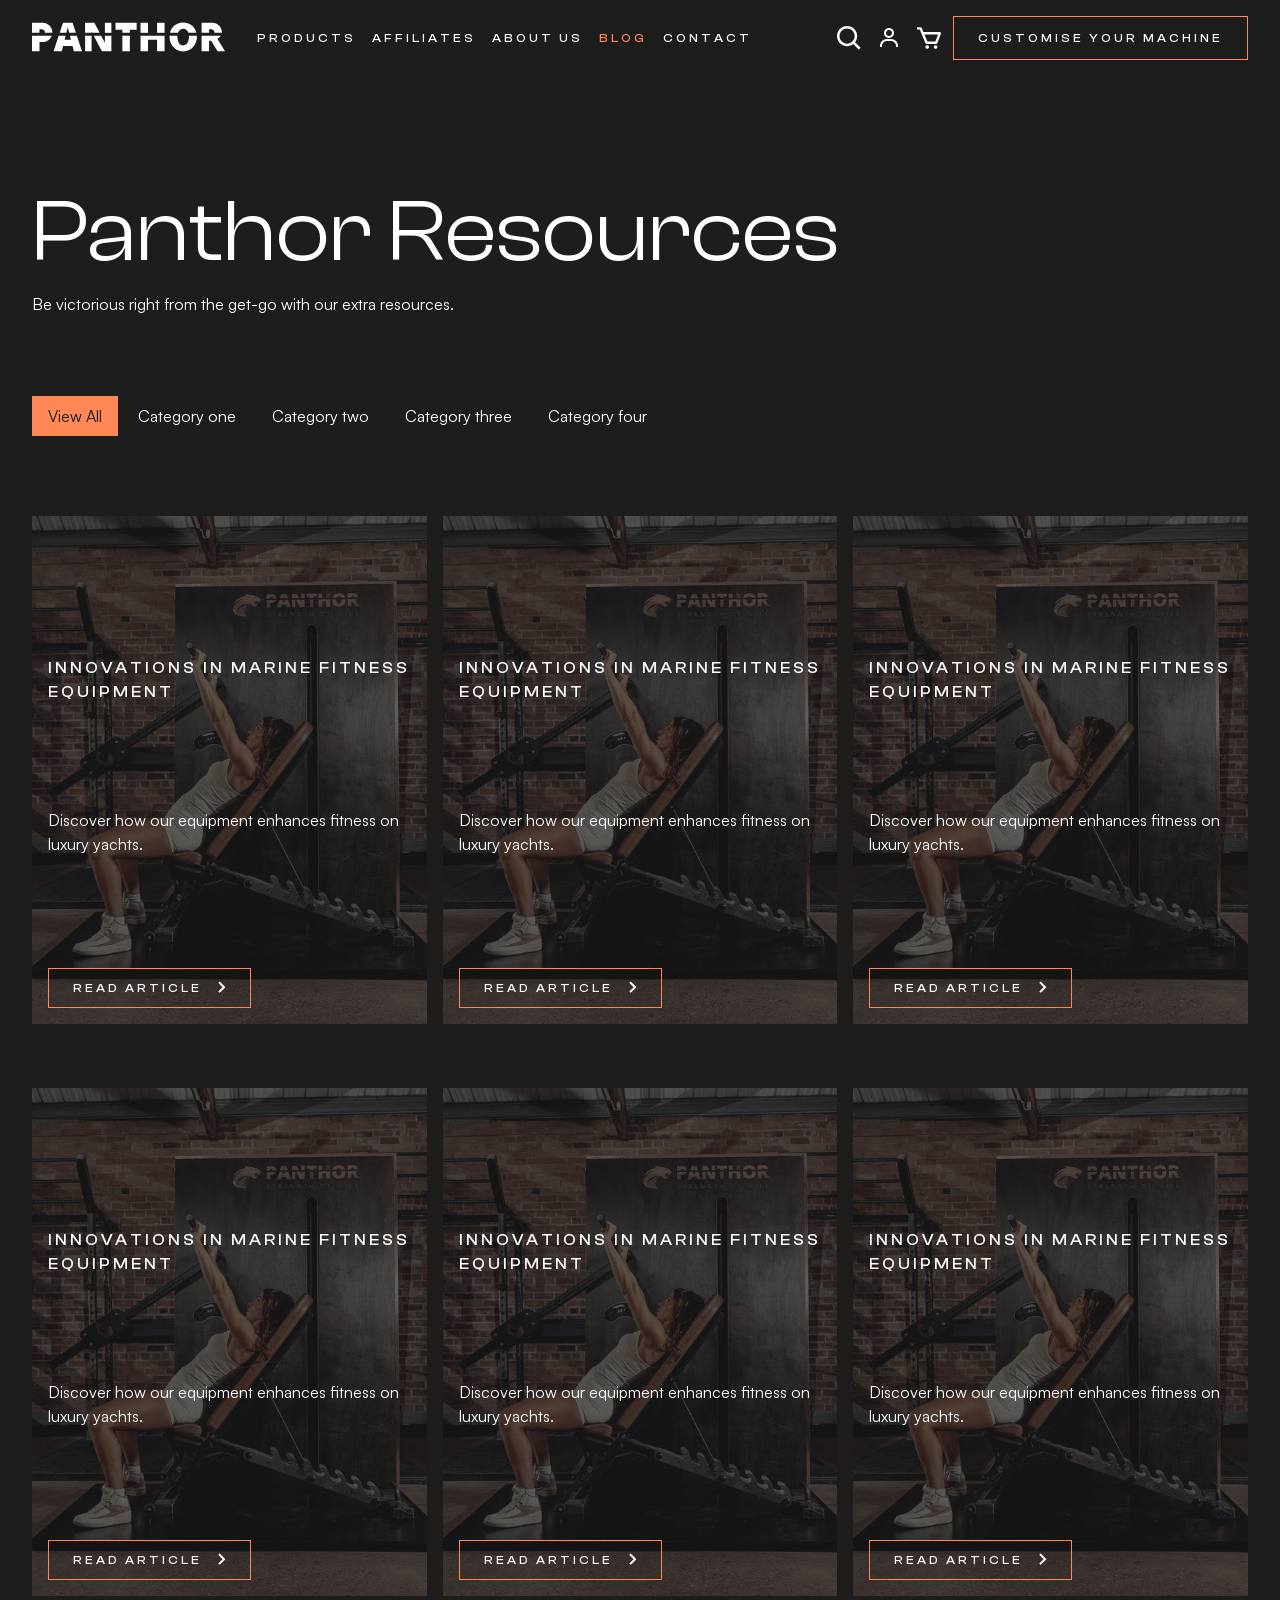
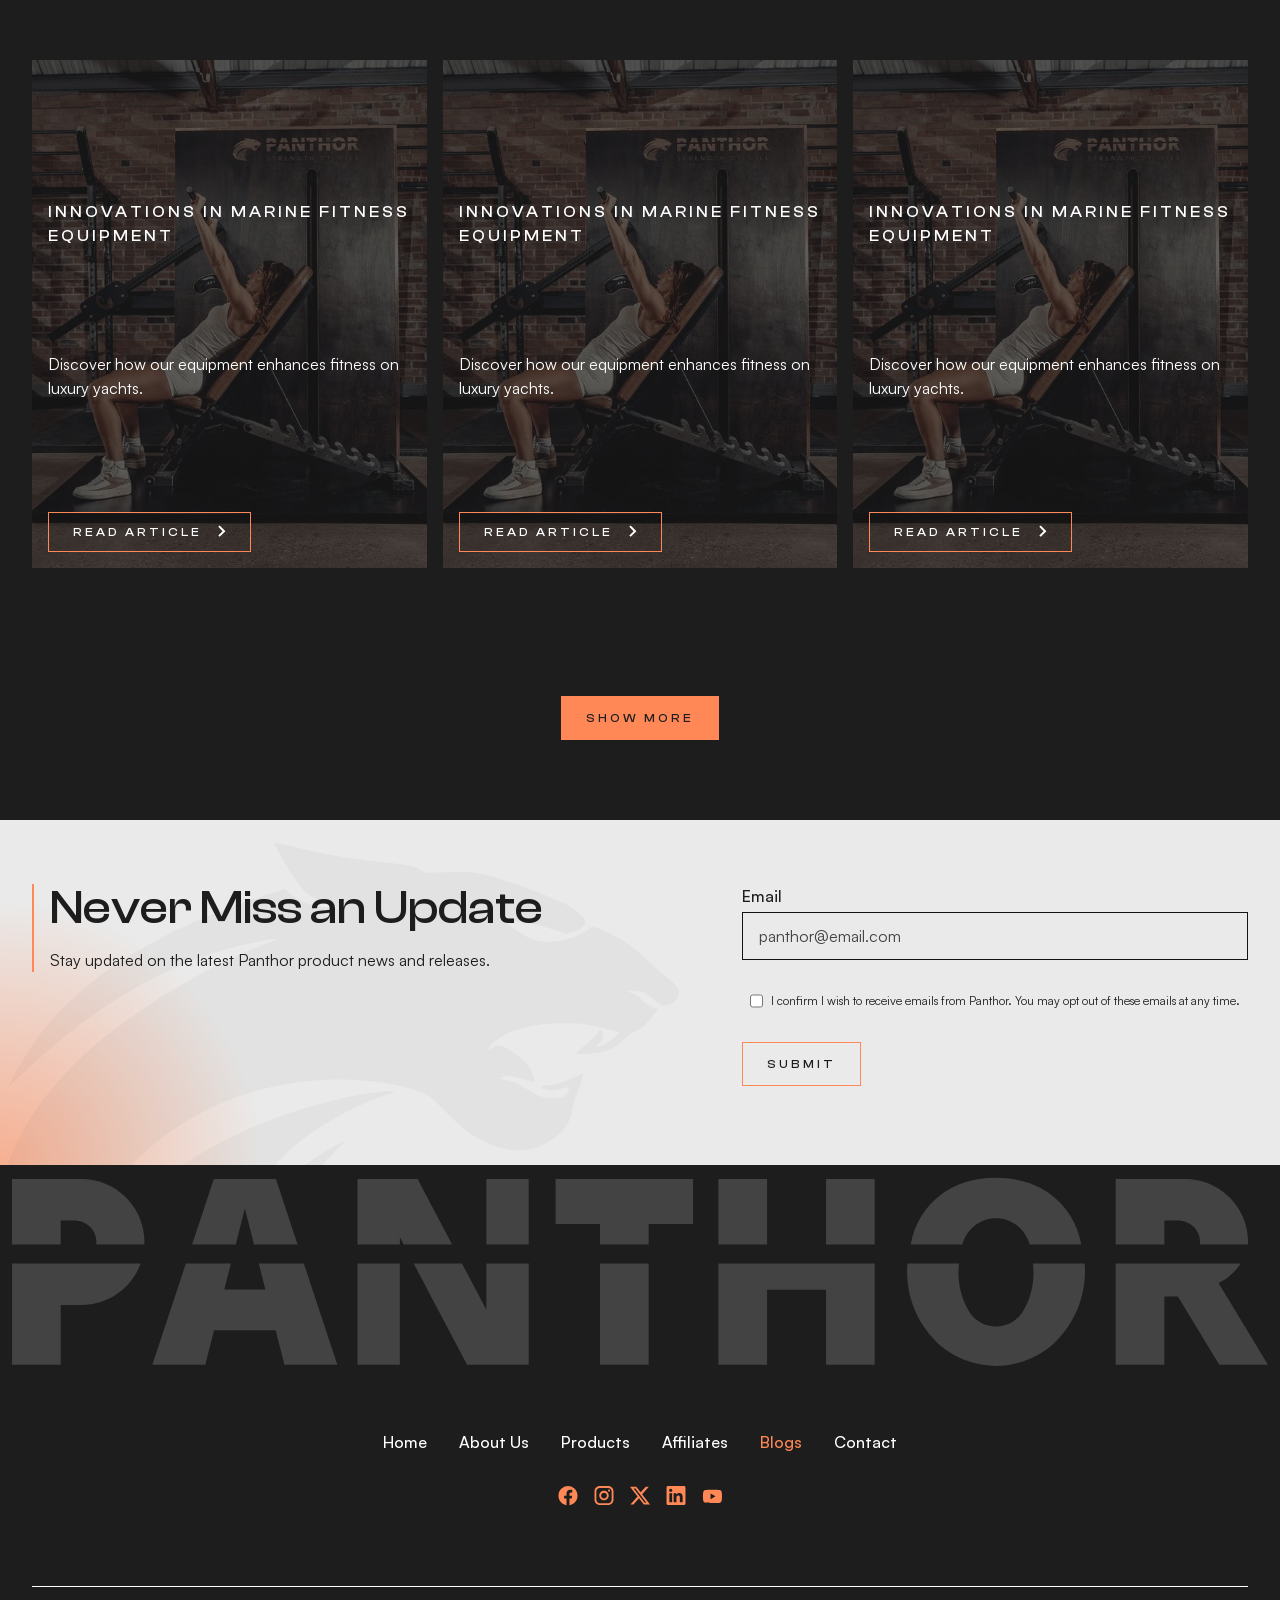
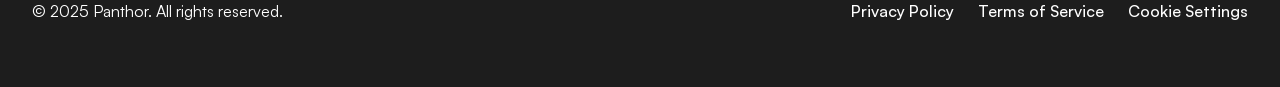
<file: blog.html>
<!DOCTYPE html><!--  Last Published: Thu May 14 2026 00:38:21 GMT+0000 (Coordinated Universal Time)  -->
<html data-wf-page="68365ecb6b1b6ac41f943bca" data-wf-site="6834fa433fd5947ee89aa4ad" lang="en-AU">
<head>
  <meta charset="utf-8">
  <title>Untitled</title>
  <meta content="Untitled" property="og:title">
  <meta content="Untitled" property="twitter:title">
  <meta content="width=device-width, initial-scale=1" name="viewport">
  <link href="css/normalize.css" rel="stylesheet" type="text/css">
  <link href="css/components.css" rel="stylesheet" type="text/css">
  <link href="css/panthor-dev.css" rel="stylesheet" type="text/css">
  <style>html.w-mod-js:not(.w-mod-ix3) :is(#typewriter) {visibility: hidden !important;}</style>
  <script type="text/javascript">!function(o,c){var n=c.documentElement,t=" w-mod-";n.className+=t+"js",("ontouchstart"in o||o.DocumentTouch&&c instanceof DocumentTouch)&&(n.className+=t+"touch")}(window,document);</script>
  <link href="images/favicon.png" rel="shortcut icon" type="image/x-icon">
  <link href="images/webclip.png" rel="apple-touch-icon">
  <link rel="stylesheet" href="https://cdn.jsdelivr.net/npm/swiper@11/swiper-bundle.min.css">
  <style>
  .swiper-button-prev:after,
  .swiper-button-next:after {
    display: none;
  }
  .transform-none {
    transform: none !important;
  }
</style>
  <script src="https://cdn.jsdelivr.net/npm/swiper@11/swiper-bundle.min.js"></script>
  <script>
  const runOnDomReady = (callback) => {
    return document.addEventListener("DOMContentLoaded", callback);
  };
   const initSlider = (identifier, config, breakpoint) => {
    let slider = null;
    if (breakpoint) {
      const runOnMatch = (media) => {
        if (media.matches && !slider) {
          slider = new Swiper(identifier, config);
          slider.init();
        }
        if (!media.matches && slider) {
          slider.destroy();
          slider = null;
        }
      };
      const media = window.matchMedia(
        `only screen and (${breakpoint >= 0 ? "min" : "max"}-width: ${
          breakpoint >= 0 ? breakpoint : breakpoint * -1
        }px)`
      );
      runOnMatch(media);
      window.addEventListener("resize", () => {
        runOnMatch(media);
      });
      media.addEventListener("change", runOnMatch);
    } else {
      slider = new Swiper(identifier, config);
    }
  };
  const resolveSliderHeight = (swiper) => {
    const params = swiper.params;
    const swiperEl = swiper.el;
    if (params.direction && params.direction === "vertical") {
      const swiperSlides = swiper.slides;
      const slidesPerView = params.slidesPerView || 1;
      const activeIndex = swiper[params.loop ? "realIndex" : "activeIndex"];
      let height = 0;
      let index = activeIndex + (slidesPerView - 1);
      while (index >= activeIndex) {
        if (index < swiperSlides.length) {
          height += swiperSlides[index].firstChild.offsetHeight;
        }
        index--;
      }
      const spaceBetween = params.spaceBetween;
      if (spaceBetween && slidesPerView && (slidesPerView > 1)) {
        height += (spaceBetween * slidesPerView);
      }
      swiperEl.style.height = height > 0 ? `${height}px` : "auto";
    } else {
      swiperEl.style.height = "auto";
    }
  };
const initSliderTransformRemover = (swiper) => {
  const { el, slides } = swiper;
  if (!el.classList.contains("init-slider-transform-remover")) {
    el.classList.add("init-slider-transform-remover");
    slides.forEach((slide) => {
      const transformedElements = slide.querySelectorAll(
        "[data-slider='transform-element']"
      );
      const setters = slide.querySelectorAll(
        "[data-slider='transform-setter']"
      );
      if (setters.length > 0) {
        setters.forEach((setter) => {
          setter.addEventListener("click", () => {
            slide.classList.add("transform-none");
            swiper.wrapperEl.classList.add("transform-none");
            el.closest(".swiper-container").style.zIndex = 9999;
            if (transformedElements.length > 0) {
              transformedElements.forEach((element) => {
                element.classList.add("transform-none");
              });
            }
          });
        });
      }
      const resetters = slide.querySelectorAll(
        "[data-slider='transform-resetter']"
      );
      if (resetters.length > 0) {
        resetters.forEach((resetter) => {
          resetter.addEventListener("click", () => {
            slide.classList.remove("transform-none");
            swiper.wrapperEl.classList.remove("transform-none");
            el.closest(".swiper-container").removeAttribute("style");
            if (transformedElements.length > 0) {
              transformedElements.forEach((element) => {
                element.classList.remove("transform-none");
              });
            }
          });
        });
      }
    });
  }
};
  /*Typewriter*/
function typeTextOnView(id, speed = 35) {
  const element = document.getElementById(id);
  if (!element) return;
  let hasAnimated = false;
  // Utility: wrap text node characters in span
  function wrapCharactersInSpans(node) {
    const fragment = document.createDocumentFragment();
    node.textContent.split('').forEach(char => {
      const span = document.createElement('span');
      span.textContent = char;
      span.style.opacity = '0.6';
      span.style.transition = 'opacity 0.3s ease';
      fragment.appendChild(span);
    });
    return fragment;
  }
  // Recursive function to walk the DOM and wrap only text nodes
  function processNode(node) {
    if (node.nodeType === Node.TEXT_NODE) {
      const spanWrapped = wrapCharactersInSpans(node);
      node.replaceWith(spanWrapped);
    } else if (node.nodeType === Node.ELEMENT_NODE) {
      node.childNodes.forEach(child => processNode(child));
    }
  }
  // Preserve layout height
  const clone = element.cloneNode(true);
  clone.style.position = 'absolute';
  clone.style.visibility = 'hidden';
  clone.style.pointerEvents = 'none';
  clone.style.height = 'auto';
  clone.style.opacity = 1;
  element.parentNode.insertBefore(clone, element.nextSibling);
  const fixedHeight = clone.offsetHeight + 'px';
  clone.remove();
  element.style.height = fixedHeight;
  element.style.overflow = 'hidden';
  // Typewriter animation (opacity fade)
  function typeWriter() {
    const spans = element.querySelectorAll('span');
    let i = 0;
    function fadeChar() {
      if (i < spans.length) {
        spans[i].style.opacity = '1';
        i++;
        setTimeout(fadeChar, speed);
      }
    }
    fadeChar();
  }
  // Observe when element enters viewport
  const observer = new IntersectionObserver(
    (entries, observer) => {
      entries.forEach(entry => {
        if (entry.isIntersecting && !hasAnimated) {
          hasAnimated = true;
          typeWriter();
          observer.unobserve(element);
        }
      });
    },
    { threshold: 0.5 }
  );
  observer.observe(element);
  // Run character wrapping after DOM is loaded
  processNode(element);
}
  // Initialize when DOM is ready
  document.addEventListener("DOMContentLoaded", () => {
    typeTextOnView('typewriter-text');
  });
</script>
</head>
<body>
  <div class="page-wrapper">
    <div class="global-styles w-embed">
      <style>
/* Make text look crisper and more legible in all browsers */
body {
  -webkit-font-smoothing: antialiased;
  -moz-osx-font-smoothing: grayscale;
  font-smoothing: antialiased;
  text-rendering: optimizeLegibility;
}
/* Focus state style for keyboard navigation for the focusable elements */
*[tabindex]:focus-visible,
  input[type="file"]:focus-visible {
   outline: 0.125rem solid #4d65ff;
   outline-offset: 0.125rem;
}
/* Set color style to inherit */
.inherit-color * {
    color: inherit;
}
/* Get rid of top margin on first element in any rich text element */
.w-richtext > :not(div):first-child, .w-richtext > div:first-child > :first-child {
  margin-top: 0 !important;
}
/* Get rid of bottom margin on last element in any rich text element */
.w-richtext>:last-child, .w-richtext ol li:last-child, .w-richtext ul li:last-child {
	margin-bottom: 0 !important;
}
/* Make sure containers never lose their center alignment */
.container-medium,.container-small, .container-large {
	margin-right: auto !important;
  margin-left: auto !important;
}
/* 
Make the following elements inherit typography styles from the parent and not have hardcoded values. 
Important: You will not be able to style for example "All Links" in Designer with this CSS applied.
Uncomment this CSS to use it in the project. Leave this message for future hand-off.
*/
/*
a,
.w-input,
.w-select,
.w-tab-link,
.w-nav-link,
.w-dropdown-btn,
.w-dropdown-toggle,
.w-dropdown-link {
  color: inherit;
  text-decoration: inherit;
  font-size: inherit;
}
*/
/* Apply "..." after 3 lines of text */
.text-style-3lines {
	display: -webkit-box;
	overflow: hidden;
	-webkit-line-clamp: 3;
	-webkit-box-orient: vertical;
}
/* Apply "..." after 2 lines of text */
.text-style-2lines {
	display: -webkit-box;
	overflow: hidden;
	-webkit-line-clamp: 2;
	-webkit-box-orient: vertical;
}
/* These classes are never overwritten */
.hide {
  display: none !important;
}
@media screen and (max-width: 991px) {
    .hide, .hide-tablet {
        display: none !important;
    }
}
  @media screen and (max-width: 767px) {
    .hide-mobile-landscape{
      display: none !important;
    }
}
  @media screen and (max-width: 479px) {
    .hide-mobile{
      display: none !important;
    }
}
.margin-0 {
  margin: 0rem !important;
}
.padding-0 {
  padding: 0rem !important;
}
.spacing-clean {
padding: 0rem !important;
margin: 0rem !important;
}
.margin-top {
  margin-right: 0rem !important;
  margin-bottom: 0rem !important;
  margin-left: 0rem !important;
}
.padding-top {
  padding-right: 0rem !important;
  padding-bottom: 0rem !important;
  padding-left: 0rem !important;
}
.margin-right {
  margin-top: 0rem !important;
  margin-bottom: 0rem !important;
  margin-left: 0rem !important;
}
.padding-right {
  padding-top: 0rem !important;
  padding-bottom: 0rem !important;
  padding-left: 0rem !important;
}
.margin-bottom {
  margin-top: 0rem !important;
  margin-right: 0rem !important;
  margin-left: 0rem !important;
}
.padding-bottom {
  padding-top: 0rem !important;
  padding-right: 0rem !important;
  padding-left: 0rem !important;
}
.margin-left {
  margin-top: 0rem !important;
  margin-right: 0rem !important;
  margin-bottom: 0rem !important;
}
.padding-left {
  padding-top: 0rem !important;
  padding-right: 0rem !important;
  padding-bottom: 0rem !important;
}
.margin-horizontal {
  margin-top: 0rem !important;
  margin-bottom: 0rem !important;
}
.padding-horizontal {
  padding-top: 0rem !important;
  padding-bottom: 0rem !important;
}
.margin-vertical {
  margin-right: 0rem !important;
  margin-left: 0rem !important;
}
.padding-vertical {
  padding-right: 0rem !important;
  padding-left: 0rem !important;
}
.padding-top-0{
	padding-top: 0 !important;
}
.padding-bottom-0{
	padding-bottom: 0 !important;
}
/*Dev Code*/
.swiper-container,
.component_testimonial_container,
.gallery-container{
	display: grid;
	grid-template-columns: minmax(0px, 1fr);
	max-width: 100%;
}
.wf-design-mode .component_news_wrap{
  gap: 0.75rem;
}
.wf-design-mode .product_image_swiper_wrap{
	gap: 1rem;
}
.wf-design-mode .component_product_overview_wrap,
.wf-design-mode .product_video_wrap{
	gap: 1.5rem;
}
.wf-design-mode .component_testimonial_wrap{
	gap: 2.5rem;
}
.wf-design-mode .swiper-wrapper{
	display: flex;
}
.wf-design-mode .swiper-wrapper > *{
	  flex: 0 0 auto;
}
.about_journey_slide.swiper-slide-active{
	opacity: 1;
}
.swiper{
	width: 100%;
}
@keyframes marqueeLoop{
  100% {
    transform: translateX(-50%)
  }
}
.component_blurb_description li::marker{
	color: var(--background-color--background-tertiary);
}
@media screen and (min-width: 1921px){
	.container-large{
  	max-width: 100rem;
  }
}
@media screen and (max-width: 690px){
#typewriter-text{
min-height: 390px;
}
}
</style>
    </div>
    <header class="component_header">
      <div class="page-width">
        <div class="component_header_wrap">
          <div class="component_header_logo_child">
            <a href="index.html" class="component_header_logo_link w-inline-block">
              <div class="component_header_logo w-embed"><svg xmlns="http://www.w3.org/2000/svg" width="100%" height="100%" viewbox="0 0 193 30" fill="none">
                  <path d="M0 13.7152H19.7708C18.3787 17.5339 14.7341 20.0777 10.6517 20.0777H7.4819V29.2694H0.00154321V13.7136L0 13.7152Z" fill="currentColor"></path>
                  <path d="M7.48036 7.13477V10.8246H0V0.772217H10.6501C16.0075 0.772217 20.3505 5.09421 20.3505 10.4257C20.3505 10.5592 20.3474 10.6927 20.3428 10.8246H12.9395C13.1615 9.02037 11.8711 7.38025 10.0596 7.15932C9.92704 7.14244 9.79292 7.13477 9.65879 7.13477H7.4819H7.48036Z" fill="currentColor"></path>
                  <path d="M33.6386 13.7151H26.7132L21.5624 29.2709H29.6933L31.0408 23.9562H40.5115L41.8589 29.2709H49.9899L44.839 13.7151H37.9137L38.9312 17.7287H32.6195L33.637 13.7151H33.6386Z" fill="currentColor"></path>
                  <path d="M34.3724 10.8246H27.6721L31.0007 0.772217H40.5546L43.8832 10.8246H37.1829L35.7784 5.28446L34.3739 10.8246H34.3724Z" fill="currentColor"></path>
                  <path d="M53.0884 13.7151H59.6005V29.2709H53.0884V13.7151Z" fill="currentColor"></path>
                  <path d="M62.3232 0.772217H53.0884V10.8246H59.6005V9.69237L60.1972 10.8246H67.6236L62.3232 0.772217Z" fill="currentColor"></path>
                  <path d="M79.4011 10.8246V0.772217H72.8889V10.8246H79.4011Z" fill="currentColor"></path>
                  <path d="M69.1472 13.7151L72.889 20.8125V13.7151H79.4011V29.2709H69.9212L61.7208 13.7151H69.1472Z" fill="currentColor"></path>
                  <path d="M104.657 0.772217H83.5232V7.65181H90.3499V10.8262H97.8302V7.65181H104.657V0.772217Z" fill="currentColor"></path>
                  <path d="M90.35 13.7151H97.8303V29.2709H90.35V13.7151Z" fill="currentColor"></path>
                  <path d="M108.545 0.772217H116.026V10.8246H108.545V0.772217Z" fill="currentColor"></path>
                  <path d="M125.085 0.772217H132.565V10.8246H125.085V0.772217Z" fill="currentColor"></path>
                  <path d="M108.545 13.7151H132.565V29.2709H125.085V17.744H116.027V29.2709H108.547V13.7151H108.545Z" fill="currentColor"></path>
                  <path d="M145.531 13.7151C145.19 16.3187 145.758 18.9592 147.136 21.1976C148.602 23.4315 151.61 24.0606 153.856 22.6015C154.419 22.2363 154.9 21.7576 155.267 21.1976C156.645 18.9592 157.212 16.3187 156.872 13.7151H164.835C165.234 18.8426 163.011 23.8258 158.919 26.968C154.3 30.2451 148.101 30.2451 143.48 26.968C139.381 23.8335 137.166 18.841 137.599 13.7151H145.528H145.531Z" fill="currentColor"></path>
                  <path d="M146.016 10.8246C146.326 9.68615 146.986 8.67354 147.905 7.9279C149.838 6.41052 152.565 6.41052 154.499 7.9279C155.418 8.67201 156.077 9.68615 156.387 10.8246H164.302C163.584 6.4903 160.555 2.88634 156.395 1.41652C153.025 0.29345 149.379 0.29345 146.009 1.41652C141.849 2.88634 138.82 6.4903 138.101 10.8246H146.016Z" fill="currentColor"></path>
                  <path d="M177.077 7.13477V10.8246H169.597V0.772217H180.247C185.604 0.772217 189.947 5.09421 189.947 10.4257C189.947 10.5592 189.944 10.6927 189.94 10.8246H182.536C182.758 9.02037 181.468 7.38025 179.656 7.15932C179.524 7.14244 179.39 7.13477 179.256 7.13477H177.079H177.077Z" fill="currentColor"></path>
                  <path d="M188.814 13.7151H169.596V29.2709H177.076V18.7659H179.156L185.52 29.2709H193L185.398 16.7238C186.792 16.0502 187.973 15.01 188.813 13.7151H188.814Z" fill="currentColor"></path>
                </svg></div>
            </a>
          </div>
          <div class="component_header_navigation">
            <div class="component_header_navigation_item is-nav">
              <div class="component_offcanvas">
                <div class="component_nav_list_wrap">
                  <div class="component_nav_list_link">
                    <a href="shop.html" class="component_nav_link">Products</a>
                    <a href="affiliates.html" class="component_nav_link">Affiliates</a>
                    <a href="about.html" class="component_nav_link">About Us</a>
                    <a href="blog.html" aria-current="page" class="component_nav_link w--current">Blog</a>
                    <a href="contact.html" class="component_nav_link">Contact</a>
                  </div>
                  <div class="component_nav_list_wrap_icon">
                    <div class="component_nav_icon_item hide-tablet"><img src="images/search-icon.svg" loading="lazy" width="20" height="20" alt="" class="component_nav_list_icon"></div>
                    <div class="component_nav_icon_item"><img src="images/profile-icon.svg" loading="lazy" width="20" height="20" alt="" class="component_nav_list_icon">
                      <div class="show-tablet">
                        <p class="text-color-secondary">Log In</p>
                      </div>
                    </div>
                    <div class="component_nav_icon_item"><img src="images/cart-icon.svg" loading="lazy" width="20" height="20" alt="" class="component_nav_list_icon">
                      <div class="show-tablet">
                        <p class="text-color-secondary">Cart</p>
                      </div>
                    </div>
                  </div>
                </div>
              </div>
            </div>
            <div class="component_header_navigation_item">
              <div class="component_header_widget_wrap">
                <div class="component_header_widget_item">
                  <a href="product-template.html" class="button-primary is-widget w-button">cUSTOMISE <span class="hide-mobile-portrait">YOUR </span>MACHINE</a>
                  <a href="product-template.html" class="button-secondary is-desktop w-button">Customise your machine</a>
                </div>
                <div class="component_header_widget_item is-burger">
                  <div data-w-id="ff451305-ab5f-5f04-9caf-f738f2c5f5e8" class="component_header_burger">
                    <div class="component_header_burger_line is-top"></div>
                    <div class="component_header_burger_line is-middle"></div>
                    <div class="component_header_burger_line is-bottom"></div>
                  </div>
                </div>
              </div>
            </div>
          </div>
        </div>
      </div>
    </header>
    <main class="main-wrapper">
      <section class="blog_banner_section">
        <div class="page-width">
          <div class="blog_banner_headline">
            <h1>Panthor Resources</h1>
            <div class="spacer-regular"></div>
            <p>Be victorious right from the get-go with our extra resources.</p>
          </div>
        </div>
      </section>
      <section class="blog_overview_section">
        <div class="background-color-primary">
          <div class="padding-section-medium padding-top-0">
            <div class="page-width">
              <div class="blog_overview_filter_wrap">
                <div class="blog_overview_filter_item">
                  <div class="blog_overview_filter_list">
                    <a href="blog.html" aria-current="page" class="blog_overview_filter_button w-inline-block w--current">
                      <div>View All</div>
                    </a>
                    <a href="#" class="blog_overview_filter_button w-inline-block">
                      <div>Category one</div>
                    </a>
                    <a href="#" class="blog_overview_filter_button w-inline-block">
                      <div>Category two</div>
                    </a>
                    <a href="#" class="blog_overview_filter_button w-inline-block">
                      <div>Category three</div>
                    </a>
                    <a href="#" class="blog_overview_filter_button w-inline-block">
                      <div>Category four</div>
                    </a>
                  </div>
                </div>
              </div>
              <div class="spacer-xxlarge"></div>
              <div class="blog_overview_list">
                <div class="component_news_card"><img src="images/blog-placeholder-image_1.webp" loading="lazy" width="445" height="510" alt="" srcset="images/blog-placeholder-image_1blog-placeholder-image.webp 500w, images/blog-placeholder-image_1blog-placeholder-image.webp 800w, images/blog-placeholder-image_1.webp 1029w" sizes="(max-width: 479px) 100vw, 445px" class="component_news_image">
                  <div class="component_news_content_wrap">
                    <div class="component_news_content">
                      <h3 class="heading-style-h6">Innovations in Marine Fitness Equipment</h3>
                      <div class="spacer-xsmall"></div>
                      <p>Discover how our equipment enhances fitness on luxury yachts.</p>
                      <div class="spacer-regular"></div>
                      <div class="button-group">
                        <a href="article-template.html" class="button-secondary is-icon w-inline-block">
                          <div>Read Article</div>
                          <div class="button-icon w-embed"><svg width="8" height="12" viewbox="0 0 8 12" fill="none" xmlns="http://www.w3.org/2000/svg">
                              <path d="M1.70697 11.8378L7.41397 6.13083L1.70697 0.423828L0.292969 1.83783L4.58597 6.13083L0.292969 10.4238L1.70697 11.8378Z" fill="currentColor"></path>
                            </svg></div>
                        </a>
                      </div>
                    </div>
                  </div>
                </div>
                <div class="component_news_card"><img src="images/blog-placeholder-image_1.webp" loading="lazy" width="445" height="510" alt="" srcset="images/blog-placeholder-image_1blog-placeholder-image.webp 500w, images/blog-placeholder-image_1blog-placeholder-image.webp 800w, images/blog-placeholder-image_1.webp 1029w" sizes="(max-width: 479px) 100vw, 445px" class="component_news_image">
                  <div class="component_news_content_wrap">
                    <div class="component_news_content">
                      <h3 class="heading-style-h6">Innovations in Marine Fitness Equipment</h3>
                      <div class="spacer-xsmall"></div>
                      <p>Discover how our equipment enhances fitness on luxury yachts.</p>
                      <div class="spacer-regular"></div>
                      <div class="button-group">
                        <a href="article-template.html" class="button-secondary is-icon w-inline-block">
                          <div>Read Article</div>
                          <div class="button-icon w-embed"><svg width="8" height="12" viewbox="0 0 8 12" fill="none" xmlns="http://www.w3.org/2000/svg">
                              <path d="M1.70697 11.8378L7.41397 6.13083L1.70697 0.423828L0.292969 1.83783L4.58597 6.13083L0.292969 10.4238L1.70697 11.8378Z" fill="currentColor"></path>
                            </svg></div>
                        </a>
                      </div>
                    </div>
                  </div>
                </div>
                <div class="component_news_card"><img src="images/blog-placeholder-image_1.webp" loading="lazy" width="445" height="510" alt="" srcset="images/blog-placeholder-image_1blog-placeholder-image.webp 500w, images/blog-placeholder-image_1blog-placeholder-image.webp 800w, images/blog-placeholder-image_1.webp 1029w" sizes="(max-width: 479px) 100vw, 445px" class="component_news_image">
                  <div class="component_news_content_wrap">
                    <div class="component_news_content">
                      <h3 class="heading-style-h6">Innovations in Marine Fitness Equipment</h3>
                      <div class="spacer-xsmall"></div>
                      <p>Discover how our equipment enhances fitness on luxury yachts.</p>
                      <div class="spacer-regular"></div>
                      <div class="button-group">
                        <a href="article-template.html" class="button-secondary is-icon w-inline-block">
                          <div>Read Article</div>
                          <div class="button-icon w-embed"><svg width="8" height="12" viewbox="0 0 8 12" fill="none" xmlns="http://www.w3.org/2000/svg">
                              <path d="M1.70697 11.8378L7.41397 6.13083L1.70697 0.423828L0.292969 1.83783L4.58597 6.13083L0.292969 10.4238L1.70697 11.8378Z" fill="currentColor"></path>
                            </svg></div>
                        </a>
                      </div>
                    </div>
                  </div>
                </div>
                <div class="component_news_card"><img src="images/blog-placeholder-image_1.webp" loading="lazy" width="445" height="510" alt="" srcset="images/blog-placeholder-image_1blog-placeholder-image.webp 500w, images/blog-placeholder-image_1blog-placeholder-image.webp 800w, images/blog-placeholder-image_1.webp 1029w" sizes="(max-width: 479px) 100vw, 445px" class="component_news_image">
                  <div class="component_news_content_wrap">
                    <div class="component_news_content">
                      <h3 class="heading-style-h6">Innovations in Marine Fitness Equipment</h3>
                      <div class="spacer-xsmall"></div>
                      <p>Discover how our equipment enhances fitness on luxury yachts.</p>
                      <div class="spacer-regular"></div>
                      <div class="button-group">
                        <a href="article-template.html" class="button-secondary is-icon w-inline-block">
                          <div>Read Article</div>
                          <div class="button-icon w-embed"><svg width="8" height="12" viewbox="0 0 8 12" fill="none" xmlns="http://www.w3.org/2000/svg">
                              <path d="M1.70697 11.8378L7.41397 6.13083L1.70697 0.423828L0.292969 1.83783L4.58597 6.13083L0.292969 10.4238L1.70697 11.8378Z" fill="currentColor"></path>
                            </svg></div>
                        </a>
                      </div>
                    </div>
                  </div>
                </div>
                <div class="component_news_card"><img src="images/blog-placeholder-image_1.webp" loading="lazy" width="445" height="510" alt="" srcset="images/blog-placeholder-image_1blog-placeholder-image.webp 500w, images/blog-placeholder-image_1blog-placeholder-image.webp 800w, images/blog-placeholder-image_1.webp 1029w" sizes="(max-width: 479px) 100vw, 445px" class="component_news_image">
                  <div class="component_news_content_wrap">
                    <div class="component_news_content">
                      <h3 class="heading-style-h6">Innovations in Marine Fitness Equipment</h3>
                      <div class="spacer-xsmall"></div>
                      <p>Discover how our equipment enhances fitness on luxury yachts.</p>
                      <div class="spacer-regular"></div>
                      <div class="button-group">
                        <a href="article-template.html" class="button-secondary is-icon w-inline-block">
                          <div>Read Article</div>
                          <div class="button-icon w-embed"><svg width="8" height="12" viewbox="0 0 8 12" fill="none" xmlns="http://www.w3.org/2000/svg">
                              <path d="M1.70697 11.8378L7.41397 6.13083L1.70697 0.423828L0.292969 1.83783L4.58597 6.13083L0.292969 10.4238L1.70697 11.8378Z" fill="currentColor"></path>
                            </svg></div>
                        </a>
                      </div>
                    </div>
                  </div>
                </div>
                <div class="component_news_card"><img src="images/blog-placeholder-image_1.webp" loading="lazy" width="445" height="510" alt="" srcset="images/blog-placeholder-image_1blog-placeholder-image.webp 500w, images/blog-placeholder-image_1blog-placeholder-image.webp 800w, images/blog-placeholder-image_1.webp 1029w" sizes="(max-width: 479px) 100vw, 445px" class="component_news_image">
                  <div class="component_news_content_wrap">
                    <div class="component_news_content">
                      <h3 class="heading-style-h6">Innovations in Marine Fitness Equipment</h3>
                      <div class="spacer-xsmall"></div>
                      <p>Discover how our equipment enhances fitness on luxury yachts.</p>
                      <div class="spacer-regular"></div>
                      <div class="button-group">
                        <a href="article-template.html" class="button-secondary is-icon w-inline-block">
                          <div>Read Article</div>
                          <div class="button-icon w-embed"><svg width="8" height="12" viewbox="0 0 8 12" fill="none" xmlns="http://www.w3.org/2000/svg">
                              <path d="M1.70697 11.8378L7.41397 6.13083L1.70697 0.423828L0.292969 1.83783L4.58597 6.13083L0.292969 10.4238L1.70697 11.8378Z" fill="currentColor"></path>
                            </svg></div>
                        </a>
                      </div>
                    </div>
                  </div>
                </div>
                <div class="component_news_card"><img src="images/blog-placeholder-image_1.webp" loading="lazy" width="445" height="510" alt="" srcset="images/blog-placeholder-image_1blog-placeholder-image.webp 500w, images/blog-placeholder-image_1blog-placeholder-image.webp 800w, images/blog-placeholder-image_1.webp 1029w" sizes="(max-width: 479px) 100vw, 445px" class="component_news_image">
                  <div class="component_news_content_wrap">
                    <div class="component_news_content">
                      <h3 class="heading-style-h6">Innovations in Marine Fitness Equipment</h3>
                      <div class="spacer-xsmall"></div>
                      <p>Discover how our equipment enhances fitness on luxury yachts.</p>
                      <div class="spacer-regular"></div>
                      <div class="button-group">
                        <a href="article-template.html" class="button-secondary is-icon w-inline-block">
                          <div>Read Article</div>
                          <div class="button-icon w-embed"><svg width="8" height="12" viewbox="0 0 8 12" fill="none" xmlns="http://www.w3.org/2000/svg">
                              <path d="M1.70697 11.8378L7.41397 6.13083L1.70697 0.423828L0.292969 1.83783L4.58597 6.13083L0.292969 10.4238L1.70697 11.8378Z" fill="currentColor"></path>
                            </svg></div>
                        </a>
                      </div>
                    </div>
                  </div>
                </div>
                <div class="component_news_card"><img src="images/blog-placeholder-image_1.webp" loading="lazy" width="445" height="510" alt="" srcset="images/blog-placeholder-image_1blog-placeholder-image.webp 500w, images/blog-placeholder-image_1blog-placeholder-image.webp 800w, images/blog-placeholder-image_1.webp 1029w" sizes="(max-width: 479px) 100vw, 445px" class="component_news_image">
                  <div class="component_news_content_wrap">
                    <div class="component_news_content">
                      <h3 class="heading-style-h6">Innovations in Marine Fitness Equipment</h3>
                      <div class="spacer-xsmall"></div>
                      <p>Discover how our equipment enhances fitness on luxury yachts.</p>
                      <div class="spacer-regular"></div>
                      <div class="button-group">
                        <a href="article-template.html" class="button-secondary is-icon w-inline-block">
                          <div>Read Article</div>
                          <div class="button-icon w-embed"><svg width="8" height="12" viewbox="0 0 8 12" fill="none" xmlns="http://www.w3.org/2000/svg">
                              <path d="M1.70697 11.8378L7.41397 6.13083L1.70697 0.423828L0.292969 1.83783L4.58597 6.13083L0.292969 10.4238L1.70697 11.8378Z" fill="currentColor"></path>
                            </svg></div>
                        </a>
                      </div>
                    </div>
                  </div>
                </div>
                <div class="component_news_card"><img src="images/blog-placeholder-image_1.webp" loading="lazy" width="445" height="510" alt="" srcset="images/blog-placeholder-image_1blog-placeholder-image.webp 500w, images/blog-placeholder-image_1blog-placeholder-image.webp 800w, images/blog-placeholder-image_1.webp 1029w" sizes="(max-width: 479px) 100vw, 445px" class="component_news_image">
                  <div class="component_news_content_wrap">
                    <div class="component_news_content">
                      <h3 class="heading-style-h6">Innovations in Marine Fitness Equipment</h3>
                      <div class="spacer-xsmall"></div>
                      <p>Discover how our equipment enhances fitness on luxury yachts.</p>
                      <div class="spacer-regular"></div>
                      <div class="button-group">
                        <a href="article-template.html" class="button-secondary is-icon w-inline-block">
                          <div>Read Article</div>
                          <div class="button-icon w-embed"><svg width="8" height="12" viewbox="0 0 8 12" fill="none" xmlns="http://www.w3.org/2000/svg">
                              <path d="M1.70697 11.8378L7.41397 6.13083L1.70697 0.423828L0.292969 1.83783L4.58597 6.13083L0.292969 10.4238L1.70697 11.8378Z" fill="currentColor"></path>
                            </svg></div>
                        </a>
                      </div>
                    </div>
                  </div>
                </div>
              </div>
              <div class="spacer-xxlarge"></div>
              <div class="button-group is-center"><button class="button-primary">Show more</button></div>
            </div>
          </div>
        </div>
      </section>
      <section class="component_newsletter_section">
        <div class="padding-section-regular">
          <div class="page-width-narrower">
            <div class="component_newsletter_wrap">
              <div class="component_newsletter_wrap_item">
                <div class="component_newsletter_headline">
                  <h2>Never Miss an Update</h2>
                  <div class="spacer-small"></div>
                  <p>Stay updated on the latest Panthor product news and releases.</p>
                </div>
              </div>
              <div class="component_newsletter_wrap_item">
                <div class="component_newsletter_block w-form">
                  <form id="wf-form-Newsletter-Form" name="wf-form-Newsletter-Form" data-name="Newsletter Form" redirect="/thank-you" data-redirect="/thank-you" method="get" class="component_newsletter_form" data-wf-page-id="68365ecb6b1b6ac41f943bca" data-wf-element-id="5d04838d-d0e3-0100-4c5e-5f1a2f01b8fd"><label for="Email-Newsletter" class="form_label">Email</label><input class="form_input w-input" maxlength="256" name="Email-Newsletter" data-name="Email Newsletter" placeholder="panthor@email.com" type="email" id="Email-Newsletter" required="">
                    <div class="spacer-medium"></div><label class="w-checkbox form_checkbox_field"><input type="checkbox" name="Newsletter-Terms" id="Newsletter-Terms" data-name="Newsletter Terms" required="" class="w-checkbox-input form_checkbox"><span class="text-size-tiny w-form-label" for="Newsletter-Terms">I confirm I wish to receive emails from Panthor. You may opt out of these emails at any time.</span></label>
                    <div class="spacer-medium"></div>
                    <div class="button-group"><input type="submit" data-wait="Please wait..." class="button-tertiary w-button" value="Submit"></div>
                  </form>
                  <div class="w-form-done">
                    <div>Thank you! Your submission has been received!</div>
                  </div>
                  <div class="w-form-fail">
                    <div>Oops! Something went wrong while submitting the form.</div>
                  </div>
                </div>
              </div>
            </div>
          </div>
        </div>
        <div class="component_newsletter_vector_wrap"><img src="images/panthor-watermark-faded-landscape.svg" loading="lazy" width="679" height="539" alt="" class="component_newsletter_vector"></div>
      </section>
    </main>
    <footer class="component_footer">
      <div class="component_footer_logo_wrap"><img src="images/panthor.svg" loading="lazy" width="1418" height="212" alt="" class="component_footer_logo"></div>
      <div class="page-width">
        <div class="component_footer_nav_wrap">
          <div class="spacer-medium hide-tablet"></div>
          <div class="componet_footer_nav">
            <a href="index.html" class="component_footer_nav_link">Home</a>
            <a href="about.html" class="component_footer_nav_link">About Us</a>
            <a href="shop.html" class="component_footer_nav_link">Products</a>
            <a href="affiliates.html" class="component_footer_nav_link">Affiliates</a>
            <a href="blog.html" aria-current="page" class="component_footer_nav_link w--current">Blogs</a>
            <a href="contact.html" class="component_footer_nav_link">Contact</a>
          </div>
          <div class="spacer-medium"></div>
        </div>
        <div class="component_footer_social_list">
          <a href="#" class="component_footer_social_link w-inline-block">
            <div class="icon-embed w-embed"><svg xmlns="http://www.w3.org/2000/svg" width="100%" height="100%" viewbox="0 0 20 21" fill="none">
                <path d="M20 10.1705C20 4.61388 15.5229 0.109375 10 0.109375C4.47715 0.109375 0 4.61388 0 10.1705C0 15.1922 3.65684 19.3546 8.4375 20.1094V13.0788H5.89844V10.1705H8.4375V7.95389C8.4375 5.43233 9.9305 4.03949 12.2146 4.03949C13.3088 4.03949 14.4531 4.236 14.4531 4.236V6.71198H13.1922C11.95 6.71198 11.5625 7.48759 11.5625 8.28327V10.1705H14.3359L13.8926 13.0788H11.5625V20.1094C16.3432 19.3546 20 15.1924 20 10.1705Z" fill="currentColor"></path>
              </svg></div>
          </a>
          <a href="#" class="component_footer_social_link w-inline-block">
            <div class="icon-embed w-embed"><svg xmlns="http://www.w3.org/2000/svg" width="100%" height="100%" viewbox="0 0 18 19" fill="none">
                <path fill-rule="evenodd" clip-rule="evenodd" d="M13 0.109375H5C2.23858 0.109375 0 2.34795 0 5.10938V13.1094C0 15.8708 2.23858 18.1094 5 18.1094H13C15.7614 18.1094 18 15.8708 18 13.1094V5.10938C18 2.34795 15.7614 0.109375 13 0.109375ZM16.25 13.1094C16.2445 14.902 14.7926 16.3539 13 16.3594H5C3.20735 16.3539 1.75549 14.902 1.75 13.1094V5.10938C1.75549 3.31673 3.20735 1.86486 5 1.85938H13C14.7926 1.86486 16.2445 3.31673 16.25 5.10938V13.1094ZM13.75 5.35938C14.3023 5.35938 14.75 4.91165 14.75 4.35938C14.75 3.8071 14.3023 3.35938 13.75 3.35938C13.1977 3.35938 12.75 3.8071 12.75 4.35938C12.75 4.91165 13.1977 5.35938 13.75 5.35938ZM9 4.60938C6.51472 4.60938 4.5 6.62409 4.5 9.10938C4.5 11.5947 6.51472 13.6094 9 13.6094C11.4853 13.6094 13.5 11.5947 13.5 9.10938C13.5027 7.91507 13.0294 6.76894 12.1849 5.92445C11.3404 5.07996 10.1943 4.60672 9 4.60938ZM6.25 9.10938C6.25 10.6282 7.4812 11.8594 9 11.8594C10.5188 11.8594 11.75 10.6282 11.75 9.10938C11.75 7.59058 10.5188 6.35938 9 6.35938C7.4812 6.35938 6.25 7.59058 6.25 9.10938Z" fill="currentColor"></path>
              </svg></div>
          </a>
          <a href="#" class="component_footer_social_link w-inline-block">
            <div class="icon-embed w-embed"><svg xmlns="http://www.w3.org/2000/svg" width="100%" height="100%" viewbox="0 0 18 17" fill="none">
                <path d="M14.1761 0.109375H16.9362L10.9061 6.88678L18 16.1094H12.4456L8.0951 10.516L3.11723 16.1094H0.35544L6.80517 8.86018L0 0.109375H5.69545L9.6279 5.222L14.1761 0.109375ZM13.2073 14.4848H14.7368L4.86441 1.64865H3.2232L13.2073 14.4848Z" fill="currentColor"></path>
              </svg></div>
          </a>
          <a href="#" class="component_footer_social_link w-inline-block">
            <div class="icon-embed w-embed"><svg xmlns="http://www.w3.org/2000/svg" width="100%" height="100%" viewbox="0 0 18 19" fill="none">
                <path fill-rule="evenodd" clip-rule="evenodd" d="M1.5 0.109375C0.67157 0.109375 0 0.780945 0 1.60938V16.6094C0 17.4378 0.67157 18.1094 1.5 18.1094H16.5C17.3284 18.1094 18 17.4378 18 16.6094V1.60938C18 0.780945 17.3284 0.109375 16.5 0.109375H1.5ZM5.52076 4.11209C5.52639 5.06835 4.81061 5.65757 3.96123 5.65335C3.16107 5.64913 2.46357 5.01209 2.46779 4.1135C2.47201 3.26834 3.13998 2.58913 4.00764 2.60882C4.88795 2.62851 5.52639 3.27397 5.52076 4.11209ZM9.2797 6.87113H6.75971H6.7583V15.431H9.4217V15.2313C9.4217 14.8514 9.4214 14.4714 9.4211 14.0913C9.4203 13.0775 9.4194 12.0626 9.4246 11.0491C9.426 10.803 9.4372 10.5471 9.5005 10.3122C9.7381 9.43468 10.5271 8.86797 11.4074 9.00727C11.9727 9.09577 12.3467 9.42348 12.5042 9.95648C12.6013 10.2897 12.6449 10.6483 12.6491 10.9957C12.6605 12.0433 12.6589 13.0909 12.6573 14.1386C12.6567 14.5084 12.6561 14.8784 12.6561 15.2482V15.4296H15.328V15.2243C15.328 14.7723 15.3278 14.3204 15.3275 13.8685C15.327 12.739 15.3264 11.6095 15.3294 10.4796C15.3308 9.96908 15.276 9.46568 15.1508 8.97208C14.9638 8.23798 14.5771 7.63048 13.9485 7.19178C13.5027 6.87957 13.0133 6.67848 12.4663 6.65598C12.404 6.65339 12.3412 6.65 12.2781 6.64659C11.9984 6.63147 11.7141 6.61611 11.4467 6.67004C10.6817 6.82332 10.0096 7.17348 9.5019 7.79078C9.4429 7.86158 9.3852 7.93348 9.2991 8.04078L9.2797 8.06507V6.87113ZM2.68164 15.4338H5.33242V6.87671H2.68164V15.4338Z" fill="currentColor"></path>
              </svg></div>
          </a>
          <a href="#" class="component_footer_social_link w-inline-block">
            <div class="icon-embed w-embed"><svg xmlns="http://www.w3.org/2000/svg" width="100%" height="100%" viewbox="0 0 21 15" fill="none">
                <path d="M20.5931 3.06922C20.4792 2.64662 20.2566 2.26122 19.9475 1.95139C19.6383 1.64155 19.2534 1.41808 18.8311 1.30322C17.2651 0.873218 11.0001 0.866219 11.0001 0.866219C11.0001 0.866219 4.73609 0.859218 3.16909 1.27022C2.74701 1.39036 2.36291 1.617 2.05365 1.92835C1.7444 2.23971 1.52037 2.62534 1.40309 3.04822C0.990086 4.61422 0.986085 7.86222 0.986085 7.86222C0.986085 7.86222 0.982085 11.1262 1.39209 12.6762C1.62209 13.5332 2.29709 14.2102 3.15509 14.4412C4.73709 14.8712 10.9851 14.8782 10.9851 14.8782C10.9851 14.8782 17.2501 14.8852 18.8161 14.4752C19.2386 14.3606 19.6238 14.1376 19.9337 13.8284C20.2436 13.5192 20.4675 13.1345 20.5831 12.7122C20.9971 11.1472 21.0001 7.90022 21.0001 7.90022C21.0001 7.90022 21.0201 4.63522 20.5931 3.06922ZM8.99609 10.8712L9.00109 4.87122L14.2081 7.87622L8.99609 10.8712Z" fill="currentColor"></path>
              </svg></div>
          </a>
        </div>
        <div class="component_footer_bottom_wrap">
          <div class="component_footer_bottom">
            <div class="component_footer_bottom_item">
              <p>© 2025 Panthor. All rights reserved.</p>
            </div>
            <div class="component_footer_bottom_item">
              <div class="component_footer_terms">
                <a href="legal.html" class="component_footer_nav_link">Privacy Policy</a>
                <a href="legal.html" class="component_footer_nav_link">Terms of Service</a>
                <a href="legal.html" class="component_footer_nav_link">Cookie Settings</a>
              </div>
            </div>
          </div>
        </div>
      </div>
    </footer>
  </div>
  <script src="https://d3e54v103j8qbb.cloudfront.net/js/jquery-3.5.1.min.dc5e7f18c8.js?site=6834fa433fd5947ee89aa4ad" type="text/javascript" integrity="sha256-9/aliU8dGd2tb6OSsuzixeV4y/faTqgFtohetphbbj0=" crossorigin="anonymous"></script>
  <script src="js/panthor-dev.js" type="text/javascript"></script>
  <script src="https://cdn.prod.website-files.com/gsap/3.15.0/gsap.min.js" type="text/javascript"></script>
  <script src="https://cdn.prod.website-files.com/gsap/3.15.0/SplitText.min.js" type="text/javascript"></script>
  <script src="https://cdn.prod.website-files.com/gsap/3.15.0/ScrollTrigger.min.js" type="text/javascript"></script>
</body>
</html>
</file>
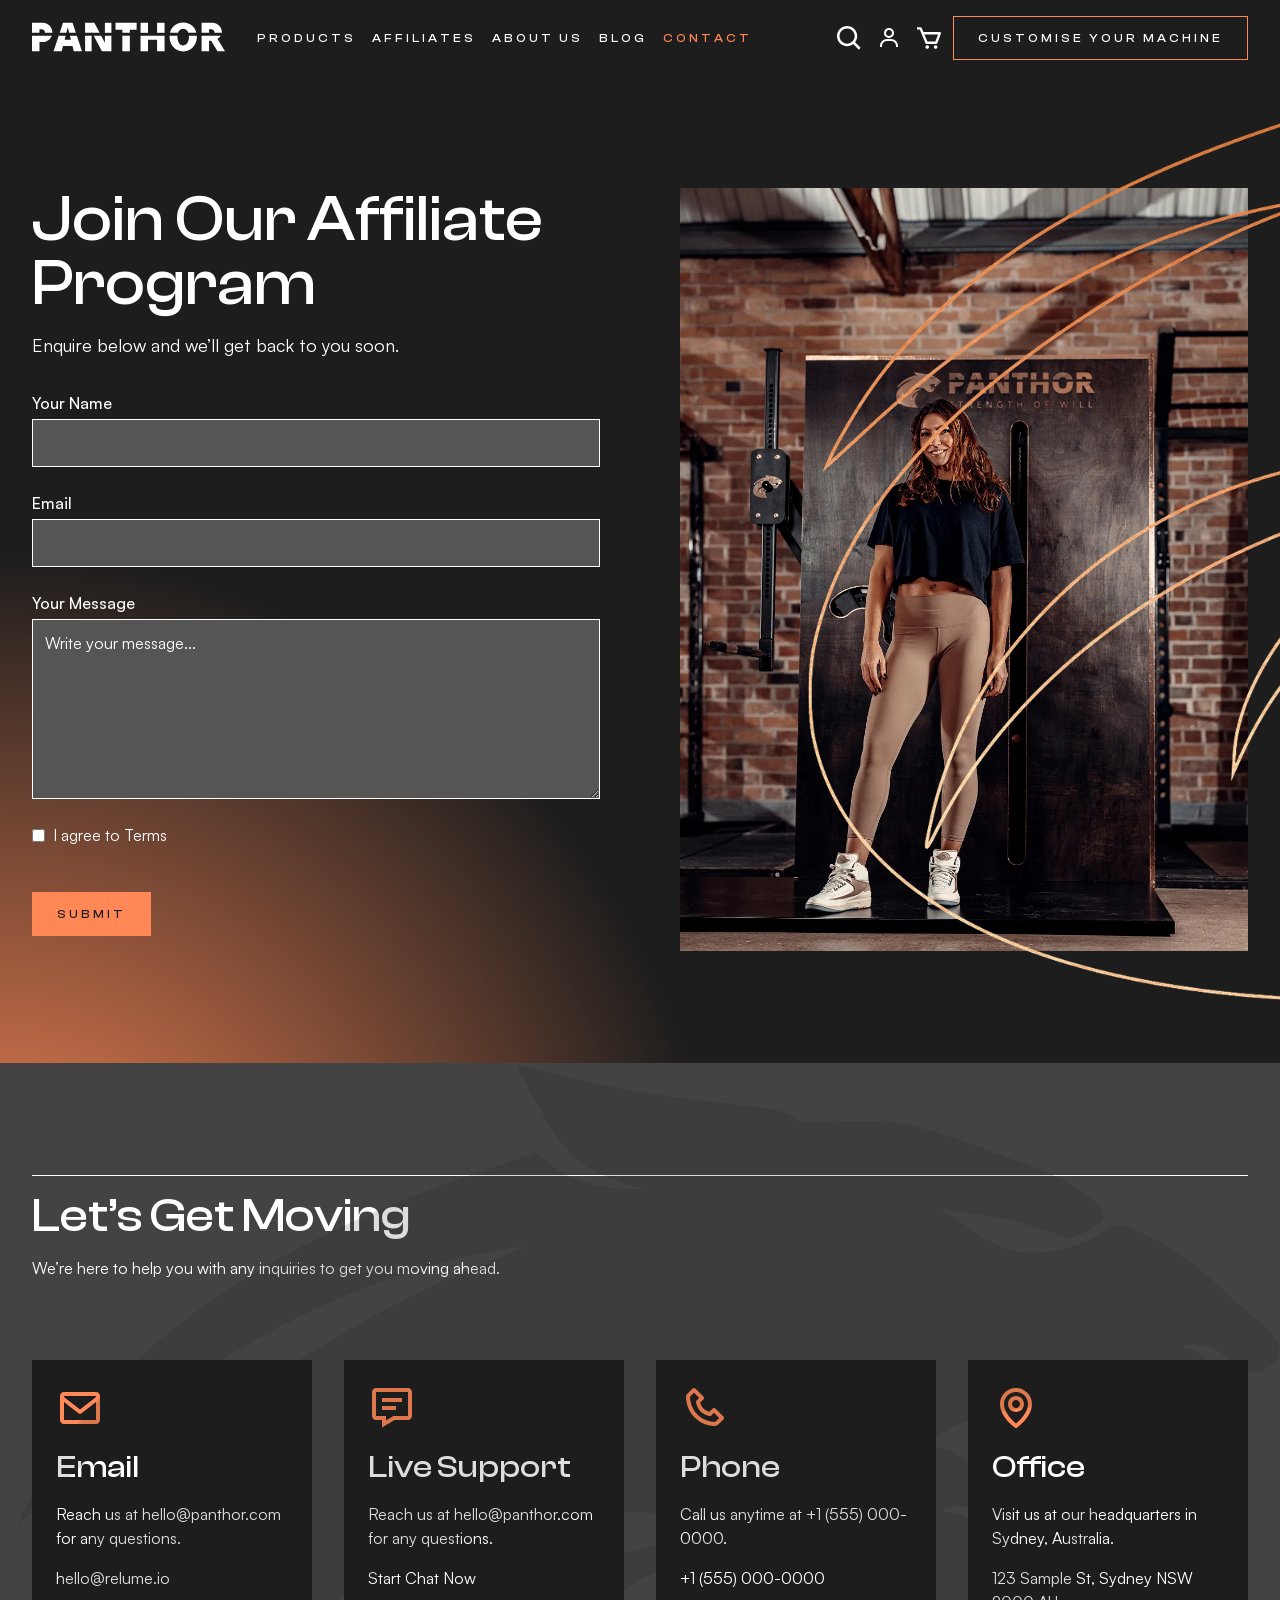
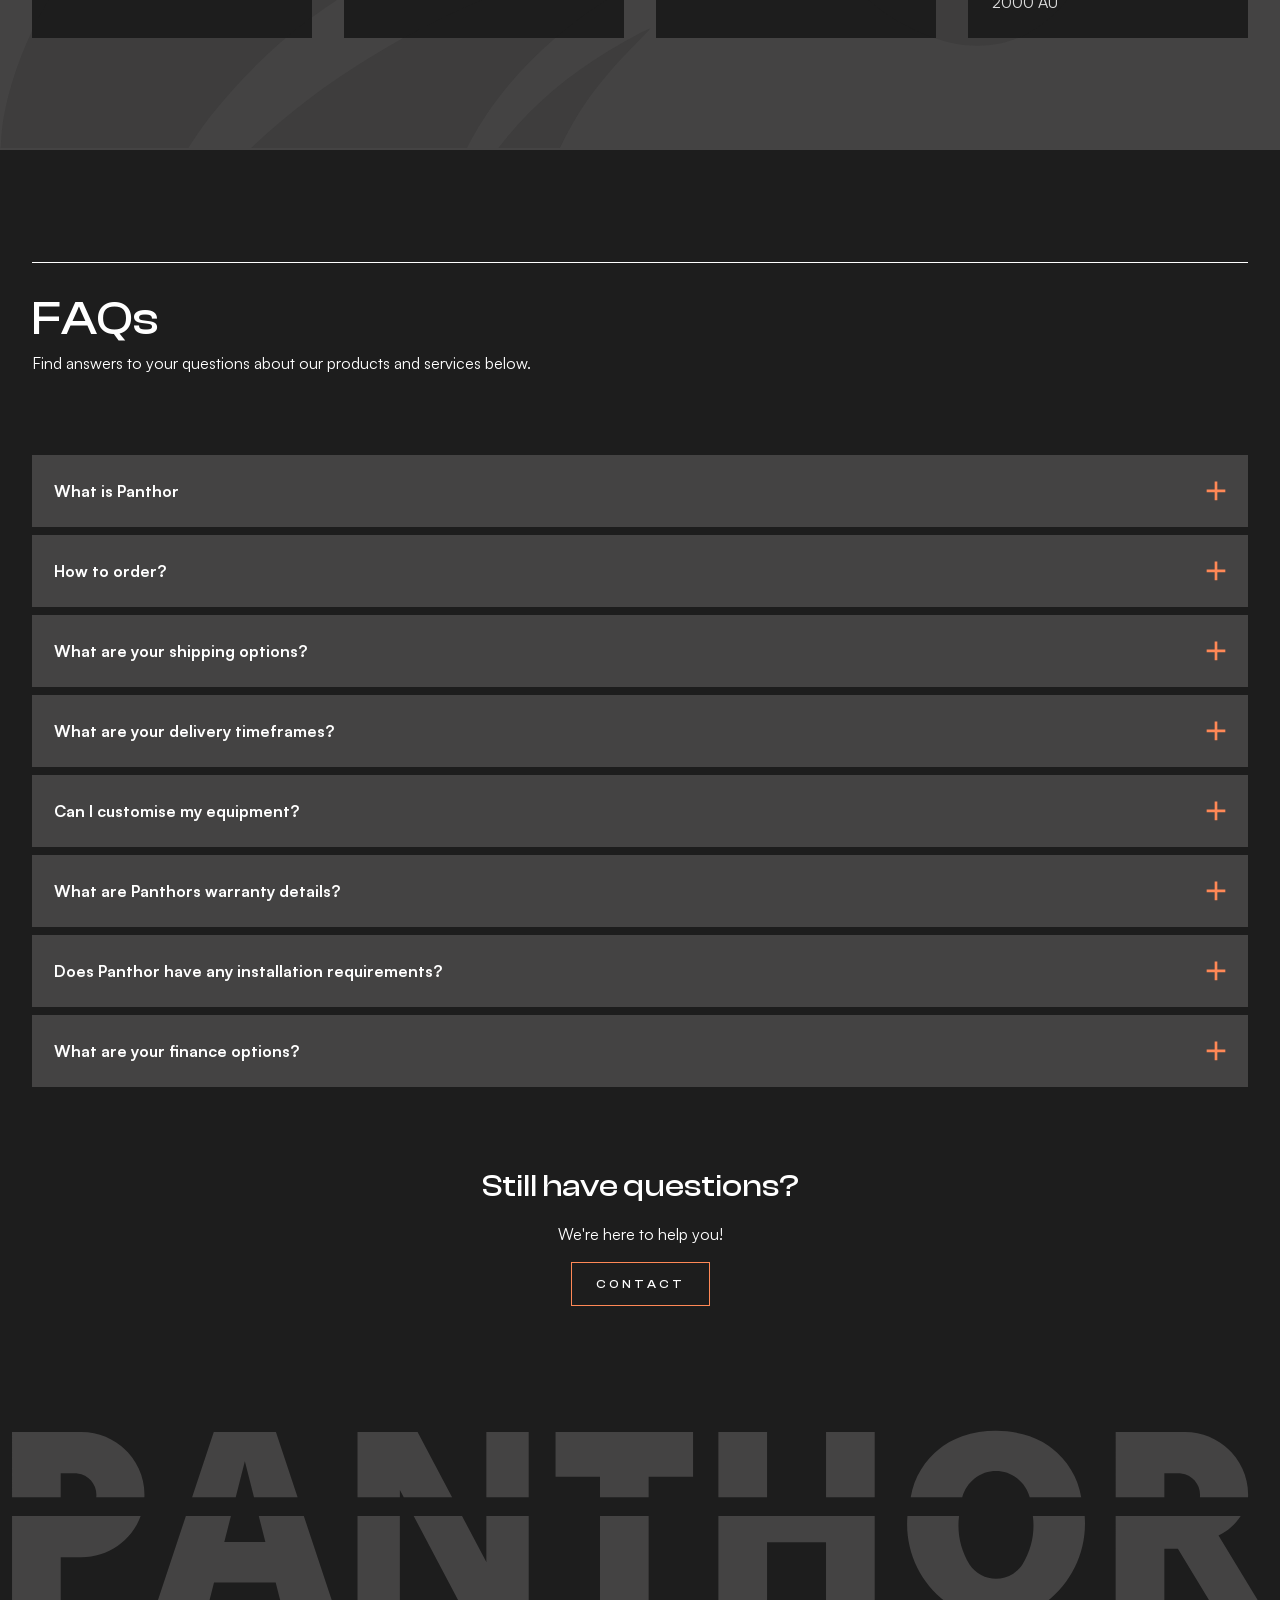
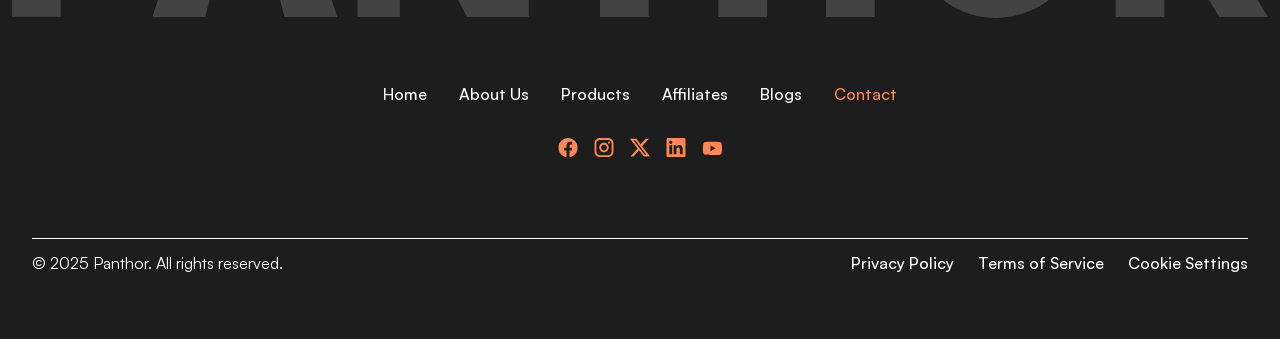
<file: contact.html>
<!DOCTYPE html><!--  Last Published: Thu May 14 2026 00:38:21 GMT+0000 (Coordinated Universal Time)  -->
<html data-wf-page="6837be578bf6a5749e52b161" data-wf-site="6834fa433fd5947ee89aa4ad" lang="en-AU">
<head>
  <meta charset="utf-8">
  <title>Contact</title>
  <meta content="Contact" property="og:title">
  <meta content="Contact" property="twitter:title">
  <meta content="width=device-width, initial-scale=1" name="viewport">
  <link href="css/normalize.css" rel="stylesheet" type="text/css">
  <link href="css/components.css" rel="stylesheet" type="text/css">
  <link href="css/panthor-dev.css" rel="stylesheet" type="text/css">
  <style>html.w-mod-js:not(.w-mod-ix3) :is(#typewriter) {visibility: hidden !important;}</style>
  <script type="text/javascript">!function(o,c){var n=c.documentElement,t=" w-mod-";n.className+=t+"js",("ontouchstart"in o||o.DocumentTouch&&c instanceof DocumentTouch)&&(n.className+=t+"touch")}(window,document);</script>
  <link href="images/favicon.png" rel="shortcut icon" type="image/x-icon">
  <link href="images/webclip.png" rel="apple-touch-icon">
  <link rel="stylesheet" href="https://cdn.jsdelivr.net/npm/swiper@11/swiper-bundle.min.css">
  <style>
  .swiper-button-prev:after,
  .swiper-button-next:after {
    display: none;
  }
  .transform-none {
    transform: none !important;
  }
</style>
  <script src="https://cdn.jsdelivr.net/npm/swiper@11/swiper-bundle.min.js"></script>
  <script>
  const runOnDomReady = (callback) => {
    return document.addEventListener("DOMContentLoaded", callback);
  };
   const initSlider = (identifier, config, breakpoint) => {
    let slider = null;
    if (breakpoint) {
      const runOnMatch = (media) => {
        if (media.matches && !slider) {
          slider = new Swiper(identifier, config);
          slider.init();
        }
        if (!media.matches && slider) {
          slider.destroy();
          slider = null;
        }
      };
      const media = window.matchMedia(
        `only screen and (${breakpoint >= 0 ? "min" : "max"}-width: ${
          breakpoint >= 0 ? breakpoint : breakpoint * -1
        }px)`
      );
      runOnMatch(media);
      window.addEventListener("resize", () => {
        runOnMatch(media);
      });
      media.addEventListener("change", runOnMatch);
    } else {
      slider = new Swiper(identifier, config);
    }
  };
  const resolveSliderHeight = (swiper) => {
    const params = swiper.params;
    const swiperEl = swiper.el;
    if (params.direction && params.direction === "vertical") {
      const swiperSlides = swiper.slides;
      const slidesPerView = params.slidesPerView || 1;
      const activeIndex = swiper[params.loop ? "realIndex" : "activeIndex"];
      let height = 0;
      let index = activeIndex + (slidesPerView - 1);
      while (index >= activeIndex) {
        if (index < swiperSlides.length) {
          height += swiperSlides[index].firstChild.offsetHeight;
        }
        index--;
      }
      const spaceBetween = params.spaceBetween;
      if (spaceBetween && slidesPerView && (slidesPerView > 1)) {
        height += (spaceBetween * slidesPerView);
      }
      swiperEl.style.height = height > 0 ? `${height}px` : "auto";
    } else {
      swiperEl.style.height = "auto";
    }
  };
const initSliderTransformRemover = (swiper) => {
  const { el, slides } = swiper;
  if (!el.classList.contains("init-slider-transform-remover")) {
    el.classList.add("init-slider-transform-remover");
    slides.forEach((slide) => {
      const transformedElements = slide.querySelectorAll(
        "[data-slider='transform-element']"
      );
      const setters = slide.querySelectorAll(
        "[data-slider='transform-setter']"
      );
      if (setters.length > 0) {
        setters.forEach((setter) => {
          setter.addEventListener("click", () => {
            slide.classList.add("transform-none");
            swiper.wrapperEl.classList.add("transform-none");
            el.closest(".swiper-container").style.zIndex = 9999;
            if (transformedElements.length > 0) {
              transformedElements.forEach((element) => {
                element.classList.add("transform-none");
              });
            }
          });
        });
      }
      const resetters = slide.querySelectorAll(
        "[data-slider='transform-resetter']"
      );
      if (resetters.length > 0) {
        resetters.forEach((resetter) => {
          resetter.addEventListener("click", () => {
            slide.classList.remove("transform-none");
            swiper.wrapperEl.classList.remove("transform-none");
            el.closest(".swiper-container").removeAttribute("style");
            if (transformedElements.length > 0) {
              transformedElements.forEach((element) => {
                element.classList.remove("transform-none");
              });
            }
          });
        });
      }
    });
  }
};
  /*Typewriter*/
function typeTextOnView(id, speed = 35) {
  const element = document.getElementById(id);
  if (!element) return;
  let hasAnimated = false;
  // Utility: wrap text node characters in span
  function wrapCharactersInSpans(node) {
    const fragment = document.createDocumentFragment();
    node.textContent.split('').forEach(char => {
      const span = document.createElement('span');
      span.textContent = char;
      span.style.opacity = '0.6';
      span.style.transition = 'opacity 0.3s ease';
      fragment.appendChild(span);
    });
    return fragment;
  }
  // Recursive function to walk the DOM and wrap only text nodes
  function processNode(node) {
    if (node.nodeType === Node.TEXT_NODE) {
      const spanWrapped = wrapCharactersInSpans(node);
      node.replaceWith(spanWrapped);
    } else if (node.nodeType === Node.ELEMENT_NODE) {
      node.childNodes.forEach(child => processNode(child));
    }
  }
  // Preserve layout height
  const clone = element.cloneNode(true);
  clone.style.position = 'absolute';
  clone.style.visibility = 'hidden';
  clone.style.pointerEvents = 'none';
  clone.style.height = 'auto';
  clone.style.opacity = 1;
  element.parentNode.insertBefore(clone, element.nextSibling);
  const fixedHeight = clone.offsetHeight + 'px';
  clone.remove();
  element.style.height = fixedHeight;
  element.style.overflow = 'hidden';
  // Typewriter animation (opacity fade)
  function typeWriter() {
    const spans = element.querySelectorAll('span');
    let i = 0;
    function fadeChar() {
      if (i < spans.length) {
        spans[i].style.opacity = '1';
        i++;
        setTimeout(fadeChar, speed);
      }
    }
    fadeChar();
  }
  // Observe when element enters viewport
  const observer = new IntersectionObserver(
    (entries, observer) => {
      entries.forEach(entry => {
        if (entry.isIntersecting && !hasAnimated) {
          hasAnimated = true;
          typeWriter();
          observer.unobserve(element);
        }
      });
    },
    { threshold: 0.5 }
  );
  observer.observe(element);
  // Run character wrapping after DOM is loaded
  processNode(element);
}
  // Initialize when DOM is ready
  document.addEventListener("DOMContentLoaded", () => {
    typeTextOnView('typewriter-text');
  });
</script>
</head>
<body>
  <div class="page-wrapper">
    <div class="global-styles w-embed">
      <style>
/* Make text look crisper and more legible in all browsers */
body {
  -webkit-font-smoothing: antialiased;
  -moz-osx-font-smoothing: grayscale;
  font-smoothing: antialiased;
  text-rendering: optimizeLegibility;
}
/* Focus state style for keyboard navigation for the focusable elements */
*[tabindex]:focus-visible,
  input[type="file"]:focus-visible {
   outline: 0.125rem solid #4d65ff;
   outline-offset: 0.125rem;
}
/* Set color style to inherit */
.inherit-color * {
    color: inherit;
}
/* Get rid of top margin on first element in any rich text element */
.w-richtext > :not(div):first-child, .w-richtext > div:first-child > :first-child {
  margin-top: 0 !important;
}
/* Get rid of bottom margin on last element in any rich text element */
.w-richtext>:last-child, .w-richtext ol li:last-child, .w-richtext ul li:last-child {
	margin-bottom: 0 !important;
}
/* Make sure containers never lose their center alignment */
.container-medium,.container-small, .container-large {
	margin-right: auto !important;
  margin-left: auto !important;
}
/* 
Make the following elements inherit typography styles from the parent and not have hardcoded values. 
Important: You will not be able to style for example "All Links" in Designer with this CSS applied.
Uncomment this CSS to use it in the project. Leave this message for future hand-off.
*/
/*
a,
.w-input,
.w-select,
.w-tab-link,
.w-nav-link,
.w-dropdown-btn,
.w-dropdown-toggle,
.w-dropdown-link {
  color: inherit;
  text-decoration: inherit;
  font-size: inherit;
}
*/
/* Apply "..." after 3 lines of text */
.text-style-3lines {
	display: -webkit-box;
	overflow: hidden;
	-webkit-line-clamp: 3;
	-webkit-box-orient: vertical;
}
/* Apply "..." after 2 lines of text */
.text-style-2lines {
	display: -webkit-box;
	overflow: hidden;
	-webkit-line-clamp: 2;
	-webkit-box-orient: vertical;
}
/* These classes are never overwritten */
.hide {
  display: none !important;
}
@media screen and (max-width: 991px) {
    .hide, .hide-tablet {
        display: none !important;
    }
}
  @media screen and (max-width: 767px) {
    .hide-mobile-landscape{
      display: none !important;
    }
}
  @media screen and (max-width: 479px) {
    .hide-mobile{
      display: none !important;
    }
}
.margin-0 {
  margin: 0rem !important;
}
.padding-0 {
  padding: 0rem !important;
}
.spacing-clean {
padding: 0rem !important;
margin: 0rem !important;
}
.margin-top {
  margin-right: 0rem !important;
  margin-bottom: 0rem !important;
  margin-left: 0rem !important;
}
.padding-top {
  padding-right: 0rem !important;
  padding-bottom: 0rem !important;
  padding-left: 0rem !important;
}
.margin-right {
  margin-top: 0rem !important;
  margin-bottom: 0rem !important;
  margin-left: 0rem !important;
}
.padding-right {
  padding-top: 0rem !important;
  padding-bottom: 0rem !important;
  padding-left: 0rem !important;
}
.margin-bottom {
  margin-top: 0rem !important;
  margin-right: 0rem !important;
  margin-left: 0rem !important;
}
.padding-bottom {
  padding-top: 0rem !important;
  padding-right: 0rem !important;
  padding-left: 0rem !important;
}
.margin-left {
  margin-top: 0rem !important;
  margin-right: 0rem !important;
  margin-bottom: 0rem !important;
}
.padding-left {
  padding-top: 0rem !important;
  padding-right: 0rem !important;
  padding-bottom: 0rem !important;
}
.margin-horizontal {
  margin-top: 0rem !important;
  margin-bottom: 0rem !important;
}
.padding-horizontal {
  padding-top: 0rem !important;
  padding-bottom: 0rem !important;
}
.margin-vertical {
  margin-right: 0rem !important;
  margin-left: 0rem !important;
}
.padding-vertical {
  padding-right: 0rem !important;
  padding-left: 0rem !important;
}
.padding-top-0{
	padding-top: 0 !important;
}
.padding-bottom-0{
	padding-bottom: 0 !important;
}
/*Dev Code*/
.swiper-container,
.component_testimonial_container,
.gallery-container{
	display: grid;
	grid-template-columns: minmax(0px, 1fr);
	max-width: 100%;
}
.wf-design-mode .component_news_wrap{
  gap: 0.75rem;
}
.wf-design-mode .product_image_swiper_wrap{
	gap: 1rem;
}
.wf-design-mode .component_product_overview_wrap,
.wf-design-mode .product_video_wrap{
	gap: 1.5rem;
}
.wf-design-mode .component_testimonial_wrap{
	gap: 2.5rem;
}
.wf-design-mode .swiper-wrapper{
	display: flex;
}
.wf-design-mode .swiper-wrapper > *{
	  flex: 0 0 auto;
}
.about_journey_slide.swiper-slide-active{
	opacity: 1;
}
.swiper{
	width: 100%;
}
@keyframes marqueeLoop{
  100% {
    transform: translateX(-50%)
  }
}
.component_blurb_description li::marker{
	color: var(--background-color--background-tertiary);
}
@media screen and (min-width: 1921px){
	.container-large{
  	max-width: 100rem;
  }
}
@media screen and (max-width: 690px){
#typewriter-text{
min-height: 390px;
}
}
</style>
    </div>
    <header class="component_header">
      <div class="page-width">
        <div class="component_header_wrap">
          <div class="component_header_logo_child">
            <a href="index.html" class="component_header_logo_link w-inline-block">
              <div class="component_header_logo w-embed"><svg xmlns="http://www.w3.org/2000/svg" width="100%" height="100%" viewbox="0 0 193 30" fill="none">
                  <path d="M0 13.7152H19.7708C18.3787 17.5339 14.7341 20.0777 10.6517 20.0777H7.4819V29.2694H0.00154321V13.7136L0 13.7152Z" fill="currentColor"></path>
                  <path d="M7.48036 7.13477V10.8246H0V0.772217H10.6501C16.0075 0.772217 20.3505 5.09421 20.3505 10.4257C20.3505 10.5592 20.3474 10.6927 20.3428 10.8246H12.9395C13.1615 9.02037 11.8711 7.38025 10.0596 7.15932C9.92704 7.14244 9.79292 7.13477 9.65879 7.13477H7.4819H7.48036Z" fill="currentColor"></path>
                  <path d="M33.6386 13.7151H26.7132L21.5624 29.2709H29.6933L31.0408 23.9562H40.5115L41.8589 29.2709H49.9899L44.839 13.7151H37.9137L38.9312 17.7287H32.6195L33.637 13.7151H33.6386Z" fill="currentColor"></path>
                  <path d="M34.3724 10.8246H27.6721L31.0007 0.772217H40.5546L43.8832 10.8246H37.1829L35.7784 5.28446L34.3739 10.8246H34.3724Z" fill="currentColor"></path>
                  <path d="M53.0884 13.7151H59.6005V29.2709H53.0884V13.7151Z" fill="currentColor"></path>
                  <path d="M62.3232 0.772217H53.0884V10.8246H59.6005V9.69237L60.1972 10.8246H67.6236L62.3232 0.772217Z" fill="currentColor"></path>
                  <path d="M79.4011 10.8246V0.772217H72.8889V10.8246H79.4011Z" fill="currentColor"></path>
                  <path d="M69.1472 13.7151L72.889 20.8125V13.7151H79.4011V29.2709H69.9212L61.7208 13.7151H69.1472Z" fill="currentColor"></path>
                  <path d="M104.657 0.772217H83.5232V7.65181H90.3499V10.8262H97.8302V7.65181H104.657V0.772217Z" fill="currentColor"></path>
                  <path d="M90.35 13.7151H97.8303V29.2709H90.35V13.7151Z" fill="currentColor"></path>
                  <path d="M108.545 0.772217H116.026V10.8246H108.545V0.772217Z" fill="currentColor"></path>
                  <path d="M125.085 0.772217H132.565V10.8246H125.085V0.772217Z" fill="currentColor"></path>
                  <path d="M108.545 13.7151H132.565V29.2709H125.085V17.744H116.027V29.2709H108.547V13.7151H108.545Z" fill="currentColor"></path>
                  <path d="M145.531 13.7151C145.19 16.3187 145.758 18.9592 147.136 21.1976C148.602 23.4315 151.61 24.0606 153.856 22.6015C154.419 22.2363 154.9 21.7576 155.267 21.1976C156.645 18.9592 157.212 16.3187 156.872 13.7151H164.835C165.234 18.8426 163.011 23.8258 158.919 26.968C154.3 30.2451 148.101 30.2451 143.48 26.968C139.381 23.8335 137.166 18.841 137.599 13.7151H145.528H145.531Z" fill="currentColor"></path>
                  <path d="M146.016 10.8246C146.326 9.68615 146.986 8.67354 147.905 7.9279C149.838 6.41052 152.565 6.41052 154.499 7.9279C155.418 8.67201 156.077 9.68615 156.387 10.8246H164.302C163.584 6.4903 160.555 2.88634 156.395 1.41652C153.025 0.29345 149.379 0.29345 146.009 1.41652C141.849 2.88634 138.82 6.4903 138.101 10.8246H146.016Z" fill="currentColor"></path>
                  <path d="M177.077 7.13477V10.8246H169.597V0.772217H180.247C185.604 0.772217 189.947 5.09421 189.947 10.4257C189.947 10.5592 189.944 10.6927 189.94 10.8246H182.536C182.758 9.02037 181.468 7.38025 179.656 7.15932C179.524 7.14244 179.39 7.13477 179.256 7.13477H177.079H177.077Z" fill="currentColor"></path>
                  <path d="M188.814 13.7151H169.596V29.2709H177.076V18.7659H179.156L185.52 29.2709H193L185.398 16.7238C186.792 16.0502 187.973 15.01 188.813 13.7151H188.814Z" fill="currentColor"></path>
                </svg></div>
            </a>
          </div>
          <div class="component_header_navigation">
            <div class="component_header_navigation_item is-nav">
              <div class="component_offcanvas">
                <div class="component_nav_list_wrap">
                  <div class="component_nav_list_link">
                    <a href="shop.html" class="component_nav_link">Products</a>
                    <a href="affiliates.html" class="component_nav_link">Affiliates</a>
                    <a href="about.html" class="component_nav_link">About Us</a>
                    <a href="blog.html" class="component_nav_link">Blog</a>
                    <a href="contact.html" aria-current="page" class="component_nav_link w--current">Contact</a>
                  </div>
                  <div class="component_nav_list_wrap_icon">
                    <div class="component_nav_icon_item hide-tablet"><img src="images/search-icon.svg" loading="lazy" width="20" height="20" alt="" class="component_nav_list_icon"></div>
                    <div class="component_nav_icon_item"><img src="images/profile-icon.svg" loading="lazy" width="20" height="20" alt="" class="component_nav_list_icon">
                      <div class="show-tablet">
                        <p class="text-color-secondary">Log In</p>
                      </div>
                    </div>
                    <div class="component_nav_icon_item"><img src="images/cart-icon.svg" loading="lazy" width="20" height="20" alt="" class="component_nav_list_icon">
                      <div class="show-tablet">
                        <p class="text-color-secondary">Cart</p>
                      </div>
                    </div>
                  </div>
                </div>
              </div>
            </div>
            <div class="component_header_navigation_item">
              <div class="component_header_widget_wrap">
                <div class="component_header_widget_item">
                  <a href="product-template.html" class="button-primary is-widget w-button">cUSTOMISE <span class="hide-mobile-portrait">YOUR </span>MACHINE</a>
                  <a href="product-template.html" class="button-secondary is-desktop w-button">Customise your machine</a>
                </div>
                <div class="component_header_widget_item is-burger">
                  <div data-w-id="ff451305-ab5f-5f04-9caf-f738f2c5f5e8" class="component_header_burger">
                    <div class="component_header_burger_line is-top"></div>
                    <div class="component_header_burger_line is-middle"></div>
                    <div class="component_header_burger_line is-bottom"></div>
                  </div>
                </div>
              </div>
            </div>
          </div>
        </div>
      </div>
    </header>
    <main class="main-wrapper">
      <section class="contact_form_section">
        <div class="page-width">
          <div class="contact_form_grid">
            <div class="contact_form_grid_item">
              <div class="contact_form_wrap">
                <div class="component_form_block w-form">
                  <form id="wf-form-Enquiry-Form" name="wf-form-Enquiry-Form" data-name="Enquiry Form" redirect="/thank-you" data-redirect="/thank-you" method="get" class="component_form" data-wf-page-id="6837be578bf6a5749e52b161" data-wf-element-id="ef9eac86-7083-5c13-063d-0eea9c9fffe5">
                    <div class="component_form_headline">
                      <h2 class="component_form_heading">Join Our Affiliate Program</h2>
                      <div class="spacer-regular"></div>
                      <p class="text-size-medium">Enquire below and we’ll get back to you soon.</p>
                    </div>
                    <div class="spacer-medium"></div>
                    <div class="component_form_field_wrap">
                      <div class="component_form_field_group"><label for="Name-3" class="form_label">Your Name</label><input class="component_form_input w-input" maxlength="256" name="Name" data-name="Name" placeholder="" type="text" id="Name-3"></div>
                      <div class="component_form_field_group"><label for="Email-4" class="form_label">Email</label><input class="component_form_input w-input" maxlength="256" name="Email" data-name="Email" placeholder="" type="email" id="Email-4"></div>
                      <div class="component_form_field_group"><label for="Message-3" class="form_label">Your Message</label><textarea placeholder="Write your message..." maxlength="5000" id="Message-3" name="Message" data-name="Message" class="component_form_input is-textarea w-input"></textarea></div>
                      <div class="component_form_field_group"><label class="w-checkbox component_form_checkbox"><input type="checkbox" id="Affiliate-Terms" name="Affiliate-Terms" data-name="Affiliate Terms" required="" class="w-checkbox-input component_form_checkbox_input"><span class="form_label w-form-label" for="Affiliate-Terms">I agree to Terms</span></label></div>
                    </div>
                    <div class="spacer-xsmall"></div>
                    <div class="spacer-medium"></div>
                    <div class="button-group"><input type="submit" data-wait="Please wait..." class="button-primary w-button" value="Submit"></div>
                  </form>
                  <div class="hide w-form-done">
                    <div>Thank you! Your submission has been received!</div>
                  </div>
                  <div class="hide w-form-fail">
                    <div>Oops! Something went wrong while submitting the form.</div>
                  </div>
                </div>
              </div>
            </div>
            <div class="contact_form_grid_item">
              <div class="contact_form_image_wrap"><img src="images/get-in-touch_1.webp" loading="lazy" sizes="(max-width: 1296px) 100vw, 1296px" srcset="images/get-in-touch_1get-in-touch.webp 500w, images/get-in-touch_1get-in-touch.webp 800w, images/get-in-touch_1get-in-touch.webp 1080w, images/get-in-touch_1.webp 1296w" alt="" class="contact_form-image"></div>
            </div>
          </div>
        </div>
        <div class="contact_form-vector_wrap"><img src="images/panthor-gradient-icon.webp" loading="lazy" sizes="(max-width: 1728px) 100vw, 1728px" srcset="images/panthor-gradient-icon-p-500.png 500w, images/panthor-gradient-icon-p-800.png 800w, images/panthor-gradient-icon-p-1080.png 1080w, images/panthor-gradient-icon-p-1600.png 1600w, images/panthor-gradient-icon.webp 1728w" alt="" class="contact_form_vector"></div>
      </section>
      <section data-w-id="50094555-78cb-5536-c510-0580da8f2645" class="contact_details_section">
        <div class="background-color-secondary">
          <div class="padding-section-large">
            <div class="page-width">
              <div class="contact_details_wrap">
                <div class="component_divider_line"></div>
                <div class="spacer-regular"></div>
                <div class="max-width-large">
                  <h2>Let’s Get Moving</h2>
                  <div class="spacer-regular"></div>
                  <p>We’re here to help you with any inquiries to get you moving ahead.</p>
                </div>
                <div class="spacer-xxlarge"></div>
                <div class="contact_details_list">
                  <div class="contact_details_item">
                    <a href="#" class="contact_details_card w-inline-block"><img src="images/email.svg" loading="lazy" width="24" height="24" alt="" class="contat_details_icon">
                      <div class="spacer-regular"></div>
                      <h1 class="heading-style-h4">Email</h1>
                      <div class="spacer-small"></div>
                      <p>Reach us at hello@panthor.com for any questions.</p>
                      <div class="spacer-regular"></div>
                      <p>hello@relume.io</p>
                    </a>
                  </div>
                  <div class="contact_details_item">
                    <a href="#" class="contact_details_card w-inline-block"><img src="images/live-support.svg" loading="lazy" width="24" height="24" alt="" class="contat_details_icon">
                      <div class="spacer-regular"></div>
                      <h1 class="heading-style-h4">Live Support</h1>
                      <div class="spacer-small"></div>
                      <p>Reach us at hello@panthor.com for any questions.</p>
                      <div class="spacer-regular"></div>
                      <p>Start Chat Now</p>
                    </a>
                  </div>
                  <div class="contact_details_item">
                    <a href="#" class="contact_details_card w-inline-block"><img src="images/phone.svg" loading="lazy" width="24" height="24" alt="" class="contat_details_icon">
                      <div class="spacer-regular"></div>
                      <h1 class="heading-style-h4">Phone</h1>
                      <div class="spacer-small"></div>
                      <p>Call us anytime at +1 (555) 000-0000.</p>
                      <div class="spacer-regular"></div>
                      <p>+1 (555) 000-0000</p>
                    </a>
                  </div>
                  <div class="contact_details_item">
                    <a href="#" class="contact_details_card w-inline-block"><img src="images/location.svg" loading="lazy" width="24" height="24" alt="" class="contat_details_icon">
                      <div class="spacer-regular"></div>
                      <h1 class="heading-style-h4">Office</h1>
                      <div class="spacer-small"></div>
                      <p>Visit us at our headquarters in Sydney, Australia.</p>
                      <div class="spacer-regular"></div>
                      <p>123 Sample St, Sydney NSW 2000 AU</p>
                    </a>
                  </div>
                </div>
              </div>
            </div>
          </div>
        </div>
        <div class="contact_details_vector_wrap"><img src="images/panthor-dark-watermark_1.svg" loading="lazy" alt="" class="contact_details_vector"></div>
      </section>
      <section class="component_faq_section">
        <div class="background-color-primary">
          <div class="padding-section-large">
            <div class="page-width-narrower">
              <div class="component_faq_headline">
                <div class="component_divider_line"></div>
                <div class="spacer-medium"></div>
                <h2>FAQs</h2>
                <div class="spacer-xsmall"></div>
                <p>Find answers to your questions about our products and services below.</p>
              </div>
              <div class="spacer-xxlarge"></div>
              <div class="component_faq_list">
                <div data-hover="false" data-delay="0" class="component_faq_accordion w-dropdown">
                  <div class="component_faq_toggle w-dropdown-toggle">
                    <div>What is Panthor</div><img src="images/plus-icon.svg" loading="lazy" alt="" class="component_faq_icon">
                  </div>
                  <nav class="component_faq_content_wrap w-dropdown-list">
                    <div class="component_faq_content">
                      <p>Panthor is an all-in-one strength training system designed to deliver comprehensive, full-body workouts. With over 50 upper and lower body exercises, it offers a unique and versatile solution for building total-body  strength.</p>
                    </div>
                  </nav>
                </div>
                <div data-hover="false" data-delay="0" class="component_faq_accordion w-dropdown">
                  <div class="component_faq_toggle w-dropdown-toggle">
                    <div>How to order?</div><img src="images/plus-icon.svg" loading="lazy" alt="" class="component_faq_icon">
                  </div>
                  <nav class="component_faq_content_wrap w-dropdown-list">
                    <div class="component_faq_content">
                      <p>Panthor is an all-in-one strength training system designed to deliver comprehensive, full-body workouts. With over 50 upper and lower body exercises, it offers a unique and versatile solution for building total-body  strength.</p>
                    </div>
                  </nav>
                </div>
                <div data-hover="false" data-delay="0" class="component_faq_accordion w-dropdown">
                  <div class="component_faq_toggle w-dropdown-toggle">
                    <div>What are your shipping options?</div><img src="images/plus-icon.svg" loading="lazy" alt="" class="component_faq_icon">
                  </div>
                  <nav class="component_faq_content_wrap w-dropdown-list">
                    <div class="component_faq_content">
                      <p>Panthor is an all-in-one strength training system designed to deliver comprehensive, full-body workouts. With over 50 upper and lower body exercises, it offers a unique and versatile solution for building total-body  strength.</p>
                    </div>
                  </nav>
                </div>
                <div data-hover="false" data-delay="0" class="component_faq_accordion w-dropdown">
                  <div class="component_faq_toggle w-dropdown-toggle">
                    <div>What are your delivery timeframes?</div><img src="images/plus-icon.svg" loading="lazy" alt="" class="component_faq_icon">
                  </div>
                  <nav class="component_faq_content_wrap w-dropdown-list">
                    <div class="component_faq_content">
                      <p>Panthor is an all-in-one strength training system designed to deliver comprehensive, full-body workouts. With over 50 upper and lower body exercises, it offers a unique and versatile solution for building total-body  strength.</p>
                    </div>
                  </nav>
                </div>
                <div data-hover="false" data-delay="0" class="component_faq_accordion w-dropdown">
                  <div class="component_faq_toggle w-dropdown-toggle">
                    <div>Can I customise my equipment?</div><img src="images/plus-icon.svg" loading="lazy" alt="" class="component_faq_icon">
                  </div>
                  <nav class="component_faq_content_wrap w-dropdown-list">
                    <div class="component_faq_content">
                      <p>Panthor is an all-in-one strength training system designed to deliver comprehensive, full-body workouts. With over 50 upper and lower body exercises, it offers a unique and versatile solution for building total-body  strength.</p>
                    </div>
                  </nav>
                </div>
                <div data-hover="false" data-delay="0" class="component_faq_accordion w-dropdown">
                  <div class="component_faq_toggle w-dropdown-toggle">
                    <div>What are Panthors warranty details?</div><img src="images/plus-icon.svg" loading="lazy" alt="" class="component_faq_icon">
                  </div>
                  <nav class="component_faq_content_wrap w-dropdown-list">
                    <div class="component_faq_content">
                      <p>Panthor is an all-in-one strength training system designed to deliver comprehensive, full-body workouts. With over 50 upper and lower body exercises, it offers a unique and versatile solution for building total-body  strength.</p>
                    </div>
                  </nav>
                </div>
                <div data-hover="false" data-delay="0" class="component_faq_accordion w-dropdown">
                  <div class="component_faq_toggle w-dropdown-toggle">
                    <div>Does Panthor have any installation requirements?</div><img src="images/plus-icon.svg" loading="lazy" alt="" class="component_faq_icon">
                  </div>
                  <nav class="component_faq_content_wrap w-dropdown-list">
                    <div class="component_faq_content">
                      <p>Panthor is an all-in-one strength training system designed to deliver comprehensive, full-body workouts. With over 50 upper and lower body exercises, it offers a unique and versatile solution for building total-body  strength.</p>
                    </div>
                  </nav>
                </div>
                <div data-hover="false" data-delay="0" class="component_faq_accordion w-dropdown">
                  <div class="component_faq_toggle w-dropdown-toggle">
                    <div>What are your finance options?</div><img src="images/plus-icon.svg" loading="lazy" alt="" class="component_faq_icon">
                  </div>
                  <nav class="component_faq_content_wrap w-dropdown-list">
                    <div class="component_faq_content">
                      <p>Panthor is an all-in-one strength training system designed to deliver comprehensive, full-body workouts. With over 50 upper and lower body exercises, it offers a unique and versatile solution for building total-body  strength.</p>
                    </div>
                  </nav>
                </div>
              </div>
              <div class="spacer-xxlarge"></div>
              <div class="component_faq_cta_wrap">
                <div class="text-align-center">
                  <h3 class="heading-style-h4">Still have questions?</h3>
                  <div class="spacer-small"></div>
                  <p>We&#x27;re here to help you!</p>
                  <div class="spacer-regular"></div>
                  <a href="contact.html" aria-current="page" class="button-secondary w-button w--current">Contact</a>
                </div>
              </div>
            </div>
          </div>
        </div>
      </section>
    </main>
    <footer class="component_footer">
      <div class="component_footer_logo_wrap"><img src="images/panthor.svg" loading="lazy" width="1418" height="212" alt="" class="component_footer_logo"></div>
      <div class="page-width">
        <div class="component_footer_nav_wrap">
          <div class="spacer-medium hide-tablet"></div>
          <div class="componet_footer_nav">
            <a href="index.html" class="component_footer_nav_link">Home</a>
            <a href="about.html" class="component_footer_nav_link">About Us</a>
            <a href="shop.html" class="component_footer_nav_link">Products</a>
            <a href="affiliates.html" class="component_footer_nav_link">Affiliates</a>
            <a href="blog.html" class="component_footer_nav_link">Blogs</a>
            <a href="contact.html" aria-current="page" class="component_footer_nav_link w--current">Contact</a>
          </div>
          <div class="spacer-medium"></div>
        </div>
        <div class="component_footer_social_list">
          <a href="#" class="component_footer_social_link w-inline-block">
            <div class="icon-embed w-embed"><svg xmlns="http://www.w3.org/2000/svg" width="100%" height="100%" viewbox="0 0 20 21" fill="none">
                <path d="M20 10.1705C20 4.61388 15.5229 0.109375 10 0.109375C4.47715 0.109375 0 4.61388 0 10.1705C0 15.1922 3.65684 19.3546 8.4375 20.1094V13.0788H5.89844V10.1705H8.4375V7.95389C8.4375 5.43233 9.9305 4.03949 12.2146 4.03949C13.3088 4.03949 14.4531 4.236 14.4531 4.236V6.71198H13.1922C11.95 6.71198 11.5625 7.48759 11.5625 8.28327V10.1705H14.3359L13.8926 13.0788H11.5625V20.1094C16.3432 19.3546 20 15.1924 20 10.1705Z" fill="currentColor"></path>
              </svg></div>
          </a>
          <a href="#" class="component_footer_social_link w-inline-block">
            <div class="icon-embed w-embed"><svg xmlns="http://www.w3.org/2000/svg" width="100%" height="100%" viewbox="0 0 18 19" fill="none">
                <path fill-rule="evenodd" clip-rule="evenodd" d="M13 0.109375H5C2.23858 0.109375 0 2.34795 0 5.10938V13.1094C0 15.8708 2.23858 18.1094 5 18.1094H13C15.7614 18.1094 18 15.8708 18 13.1094V5.10938C18 2.34795 15.7614 0.109375 13 0.109375ZM16.25 13.1094C16.2445 14.902 14.7926 16.3539 13 16.3594H5C3.20735 16.3539 1.75549 14.902 1.75 13.1094V5.10938C1.75549 3.31673 3.20735 1.86486 5 1.85938H13C14.7926 1.86486 16.2445 3.31673 16.25 5.10938V13.1094ZM13.75 5.35938C14.3023 5.35938 14.75 4.91165 14.75 4.35938C14.75 3.8071 14.3023 3.35938 13.75 3.35938C13.1977 3.35938 12.75 3.8071 12.75 4.35938C12.75 4.91165 13.1977 5.35938 13.75 5.35938ZM9 4.60938C6.51472 4.60938 4.5 6.62409 4.5 9.10938C4.5 11.5947 6.51472 13.6094 9 13.6094C11.4853 13.6094 13.5 11.5947 13.5 9.10938C13.5027 7.91507 13.0294 6.76894 12.1849 5.92445C11.3404 5.07996 10.1943 4.60672 9 4.60938ZM6.25 9.10938C6.25 10.6282 7.4812 11.8594 9 11.8594C10.5188 11.8594 11.75 10.6282 11.75 9.10938C11.75 7.59058 10.5188 6.35938 9 6.35938C7.4812 6.35938 6.25 7.59058 6.25 9.10938Z" fill="currentColor"></path>
              </svg></div>
          </a>
          <a href="#" class="component_footer_social_link w-inline-block">
            <div class="icon-embed w-embed"><svg xmlns="http://www.w3.org/2000/svg" width="100%" height="100%" viewbox="0 0 18 17" fill="none">
                <path d="M14.1761 0.109375H16.9362L10.9061 6.88678L18 16.1094H12.4456L8.0951 10.516L3.11723 16.1094H0.35544L6.80517 8.86018L0 0.109375H5.69545L9.6279 5.222L14.1761 0.109375ZM13.2073 14.4848H14.7368L4.86441 1.64865H3.2232L13.2073 14.4848Z" fill="currentColor"></path>
              </svg></div>
          </a>
          <a href="#" class="component_footer_social_link w-inline-block">
            <div class="icon-embed w-embed"><svg xmlns="http://www.w3.org/2000/svg" width="100%" height="100%" viewbox="0 0 18 19" fill="none">
                <path fill-rule="evenodd" clip-rule="evenodd" d="M1.5 0.109375C0.67157 0.109375 0 0.780945 0 1.60938V16.6094C0 17.4378 0.67157 18.1094 1.5 18.1094H16.5C17.3284 18.1094 18 17.4378 18 16.6094V1.60938C18 0.780945 17.3284 0.109375 16.5 0.109375H1.5ZM5.52076 4.11209C5.52639 5.06835 4.81061 5.65757 3.96123 5.65335C3.16107 5.64913 2.46357 5.01209 2.46779 4.1135C2.47201 3.26834 3.13998 2.58913 4.00764 2.60882C4.88795 2.62851 5.52639 3.27397 5.52076 4.11209ZM9.2797 6.87113H6.75971H6.7583V15.431H9.4217V15.2313C9.4217 14.8514 9.4214 14.4714 9.4211 14.0913C9.4203 13.0775 9.4194 12.0626 9.4246 11.0491C9.426 10.803 9.4372 10.5471 9.5005 10.3122C9.7381 9.43468 10.5271 8.86797 11.4074 9.00727C11.9727 9.09577 12.3467 9.42348 12.5042 9.95648C12.6013 10.2897 12.6449 10.6483 12.6491 10.9957C12.6605 12.0433 12.6589 13.0909 12.6573 14.1386C12.6567 14.5084 12.6561 14.8784 12.6561 15.2482V15.4296H15.328V15.2243C15.328 14.7723 15.3278 14.3204 15.3275 13.8685C15.327 12.739 15.3264 11.6095 15.3294 10.4796C15.3308 9.96908 15.276 9.46568 15.1508 8.97208C14.9638 8.23798 14.5771 7.63048 13.9485 7.19178C13.5027 6.87957 13.0133 6.67848 12.4663 6.65598C12.404 6.65339 12.3412 6.65 12.2781 6.64659C11.9984 6.63147 11.7141 6.61611 11.4467 6.67004C10.6817 6.82332 10.0096 7.17348 9.5019 7.79078C9.4429 7.86158 9.3852 7.93348 9.2991 8.04078L9.2797 8.06507V6.87113ZM2.68164 15.4338H5.33242V6.87671H2.68164V15.4338Z" fill="currentColor"></path>
              </svg></div>
          </a>
          <a href="#" class="component_footer_social_link w-inline-block">
            <div class="icon-embed w-embed"><svg xmlns="http://www.w3.org/2000/svg" width="100%" height="100%" viewbox="0 0 21 15" fill="none">
                <path d="M20.5931 3.06922C20.4792 2.64662 20.2566 2.26122 19.9475 1.95139C19.6383 1.64155 19.2534 1.41808 18.8311 1.30322C17.2651 0.873218 11.0001 0.866219 11.0001 0.866219C11.0001 0.866219 4.73609 0.859218 3.16909 1.27022C2.74701 1.39036 2.36291 1.617 2.05365 1.92835C1.7444 2.23971 1.52037 2.62534 1.40309 3.04822C0.990086 4.61422 0.986085 7.86222 0.986085 7.86222C0.986085 7.86222 0.982085 11.1262 1.39209 12.6762C1.62209 13.5332 2.29709 14.2102 3.15509 14.4412C4.73709 14.8712 10.9851 14.8782 10.9851 14.8782C10.9851 14.8782 17.2501 14.8852 18.8161 14.4752C19.2386 14.3606 19.6238 14.1376 19.9337 13.8284C20.2436 13.5192 20.4675 13.1345 20.5831 12.7122C20.9971 11.1472 21.0001 7.90022 21.0001 7.90022C21.0001 7.90022 21.0201 4.63522 20.5931 3.06922ZM8.99609 10.8712L9.00109 4.87122L14.2081 7.87622L8.99609 10.8712Z" fill="currentColor"></path>
              </svg></div>
          </a>
        </div>
        <div class="component_footer_bottom_wrap">
          <div class="component_footer_bottom">
            <div class="component_footer_bottom_item">
              <p>© 2025 Panthor. All rights reserved.</p>
            </div>
            <div class="component_footer_bottom_item">
              <div class="component_footer_terms">
                <a href="legal.html" class="component_footer_nav_link">Privacy Policy</a>
                <a href="legal.html" class="component_footer_nav_link">Terms of Service</a>
                <a href="legal.html" class="component_footer_nav_link">Cookie Settings</a>
              </div>
            </div>
          </div>
        </div>
      </div>
    </footer>
    <div class="component_cursor_wrap">
      <div data-w-id="290e3f7a-0ea8-8439-f99f-ad4dfa604e9a" class="component_cursor">
        <div class="component_cursor_embed w-embed"><svg width="100%" height="100%" viewbox="0 0 5 4" fill="none" xmlns="http://www.w3.org/2000/svg">
            <path d="M2.51803 0.67634L2.08205 0.240356L0.322388 2.00001L2.08205 3.75967L2.51803 3.32369L1.19435 2.00001L2.51803 0.67634Z" fill="currentColor"></path>
            <path d="M3.62371 0.240356L1.86405 2.00001L3.62371 3.75967L4.0597 3.32369L2.73602 2.00001L4.0597 0.67634L3.62371 0.240356Z" fill="currentColor"></path>
          </svg></div>
        <p>DRAG</p>
        <div class="component_cursor_embed w-embed"><svg width="100%" height="100%" viewbox="0 0 5 4" fill="none" xmlns="http://www.w3.org/2000/svg">
            <path d="M2.1746 0.677335L3.50814 2.00009L2.1746 3.32284L2.60873 3.76067L4.38381 2.00009L2.60873 0.239502L2.1746 0.677335Z" fill="currentColor"></path>
            <path d="M1.06707 0.239502L0.632935 0.677335L1.96648 2.00009L0.632935 3.32284L1.06707 3.76067L2.84214 2.00009L1.06707 0.239502Z" fill="currentColor"></path>
          </svg></div>
      </div>
    </div>
  </div>
  <script src="https://d3e54v103j8qbb.cloudfront.net/js/jquery-3.5.1.min.dc5e7f18c8.js?site=6834fa433fd5947ee89aa4ad" type="text/javascript" integrity="sha256-9/aliU8dGd2tb6OSsuzixeV4y/faTqgFtohetphbbj0=" crossorigin="anonymous"></script>
  <script src="js/panthor-dev.js" type="text/javascript"></script>
  <script src="https://cdn.prod.website-files.com/gsap/3.15.0/gsap.min.js" type="text/javascript"></script>
  <script src="https://cdn.prod.website-files.com/gsap/3.15.0/SplitText.min.js" type="text/javascript"></script>
  <script src="https://cdn.prod.website-files.com/gsap/3.15.0/ScrollTrigger.min.js" type="text/javascript"></script>
  <script>
  runOnDomReady(() => {
  });
</script>
</body>
</html>
</file>
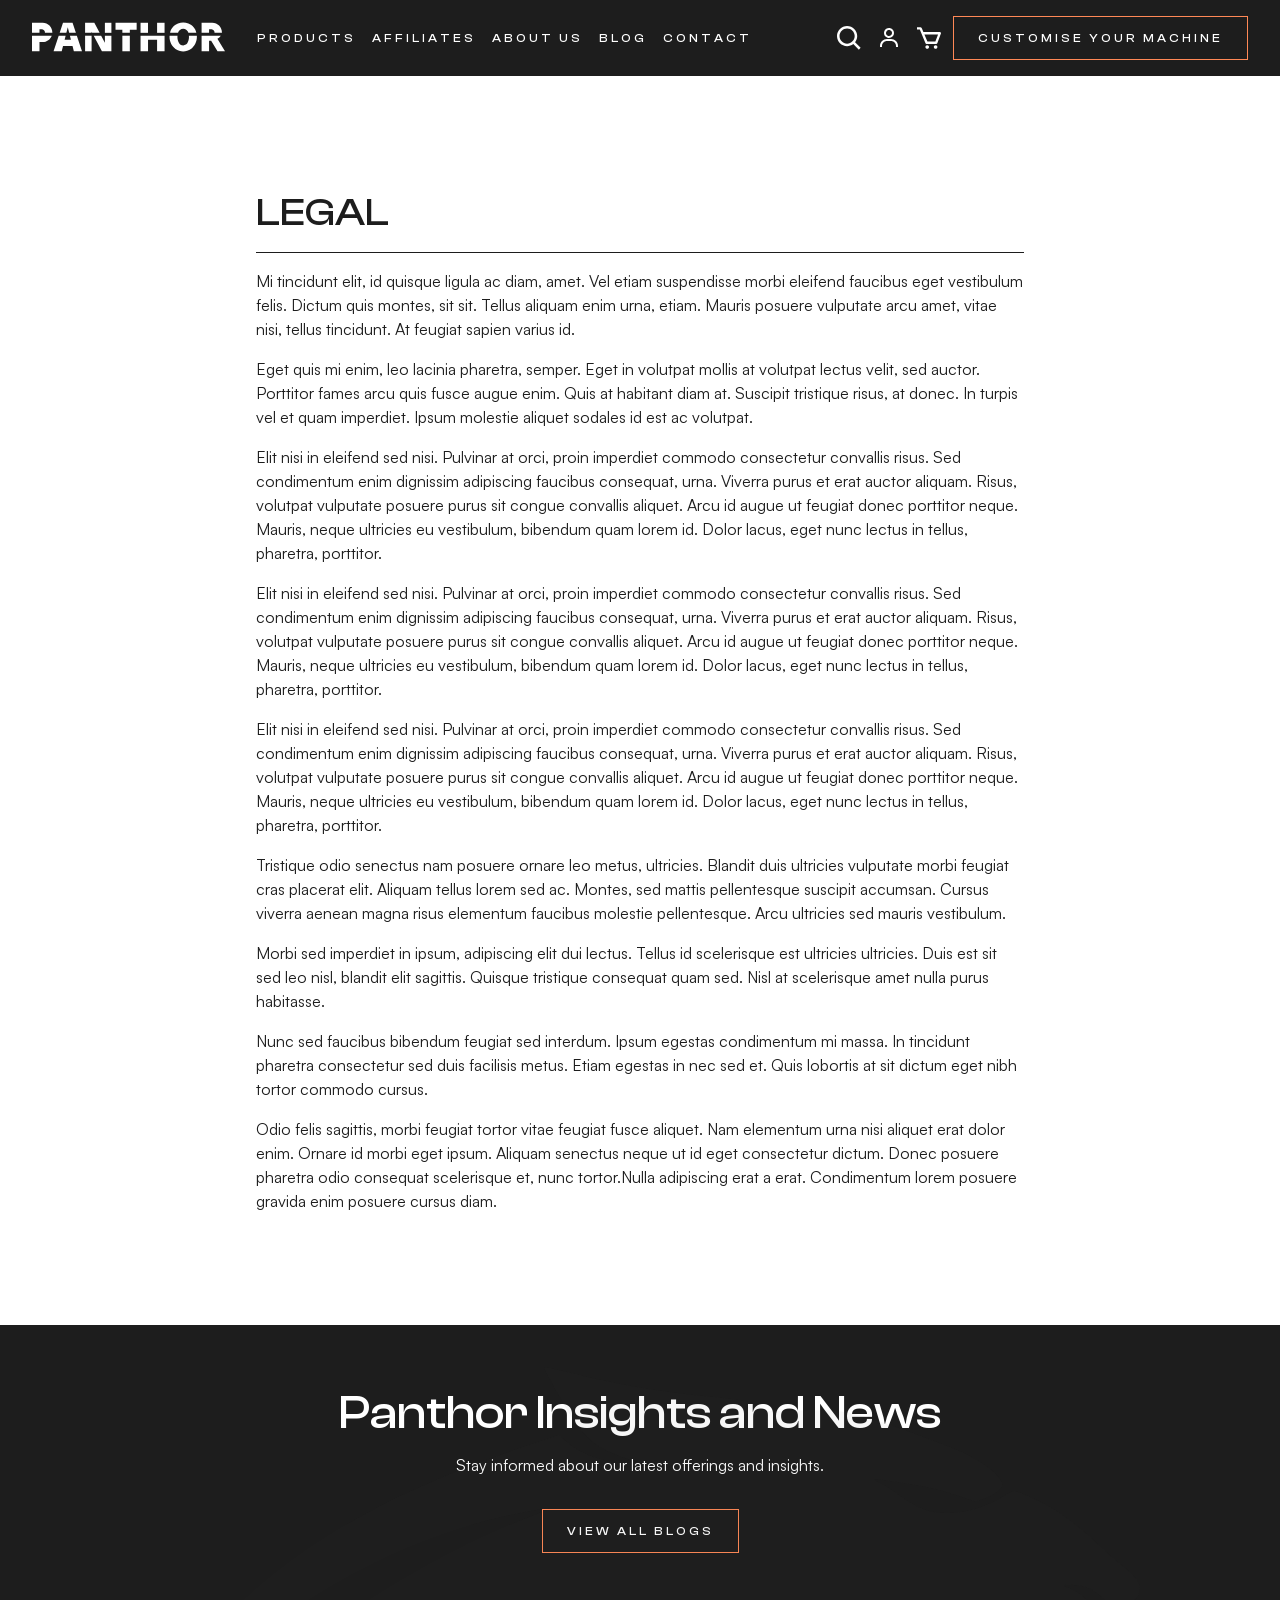
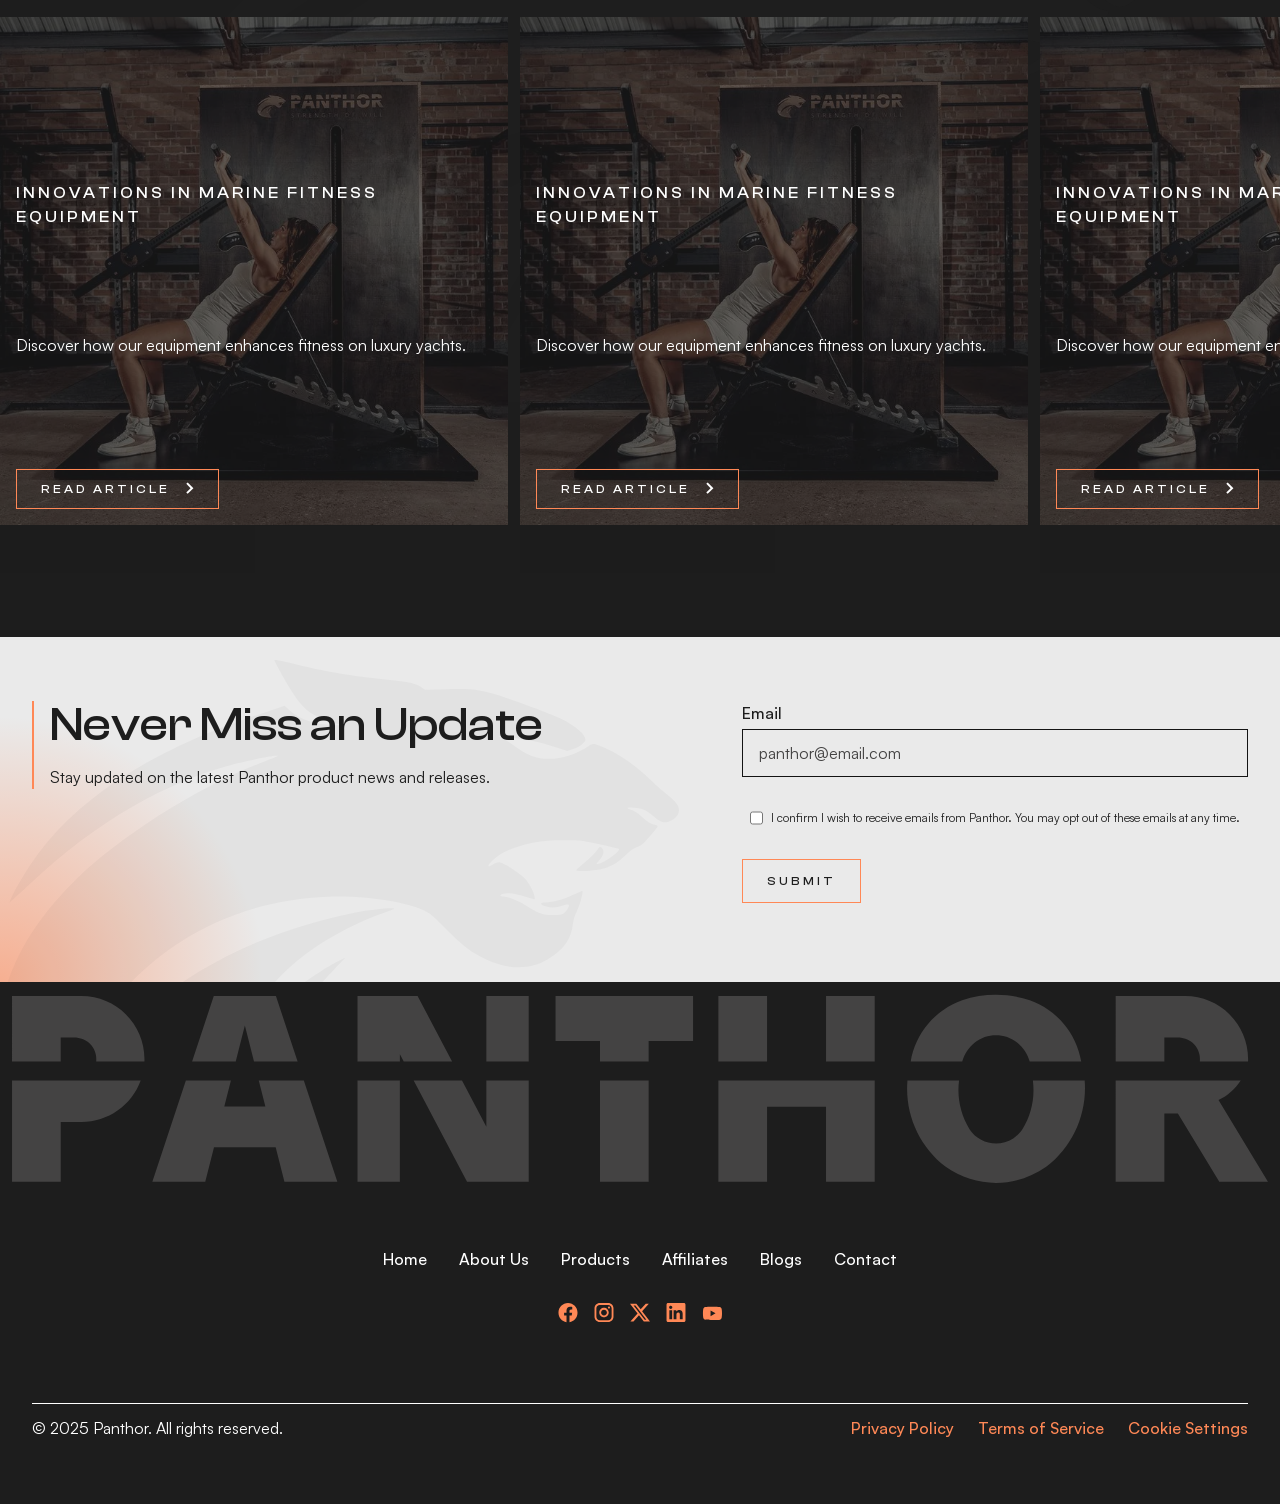
<file: legal.html>
<!DOCTYPE html><!--  Last Published: Thu May 14 2026 00:38:21 GMT+0000 (Coordinated Universal Time)  -->
<html data-wf-page="68366d63c662d08aa4a30f8e" data-wf-site="6834fa433fd5947ee89aa4ad" lang="en-AU">
<head>
  <meta charset="utf-8">
  <title>Legal</title>
  <meta content="Legal" property="og:title">
  <meta content="Legal" property="twitter:title">
  <meta content="width=device-width, initial-scale=1" name="viewport">
  <link href="css/normalize.css" rel="stylesheet" type="text/css">
  <link href="css/components.css" rel="stylesheet" type="text/css">
  <link href="css/panthor-dev.css" rel="stylesheet" type="text/css">
  <style>html.w-mod-js:not(.w-mod-ix3) :is(#typewriter) {visibility: hidden !important;}</style>
  <script type="text/javascript">!function(o,c){var n=c.documentElement,t=" w-mod-";n.className+=t+"js",("ontouchstart"in o||o.DocumentTouch&&c instanceof DocumentTouch)&&(n.className+=t+"touch")}(window,document);</script>
  <link href="images/favicon.png" rel="shortcut icon" type="image/x-icon">
  <link href="images/webclip.png" rel="apple-touch-icon">
  <link rel="stylesheet" href="https://cdn.jsdelivr.net/npm/swiper@11/swiper-bundle.min.css">
  <style>
  .swiper-button-prev:after,
  .swiper-button-next:after {
    display: none;
  }
  .transform-none {
    transform: none !important;
  }
</style>
  <script src="https://cdn.jsdelivr.net/npm/swiper@11/swiper-bundle.min.js"></script>
  <script>
  const runOnDomReady = (callback) => {
    return document.addEventListener("DOMContentLoaded", callback);
  };
   const initSlider = (identifier, config, breakpoint) => {
    let slider = null;
    if (breakpoint) {
      const runOnMatch = (media) => {
        if (media.matches && !slider) {
          slider = new Swiper(identifier, config);
          slider.init();
        }
        if (!media.matches && slider) {
          slider.destroy();
          slider = null;
        }
      };
      const media = window.matchMedia(
        `only screen and (${breakpoint >= 0 ? "min" : "max"}-width: ${
          breakpoint >= 0 ? breakpoint : breakpoint * -1
        }px)`
      );
      runOnMatch(media);
      window.addEventListener("resize", () => {
        runOnMatch(media);
      });
      media.addEventListener("change", runOnMatch);
    } else {
      slider = new Swiper(identifier, config);
    }
  };
  const resolveSliderHeight = (swiper) => {
    const params = swiper.params;
    const swiperEl = swiper.el;
    if (params.direction && params.direction === "vertical") {
      const swiperSlides = swiper.slides;
      const slidesPerView = params.slidesPerView || 1;
      const activeIndex = swiper[params.loop ? "realIndex" : "activeIndex"];
      let height = 0;
      let index = activeIndex + (slidesPerView - 1);
      while (index >= activeIndex) {
        if (index < swiperSlides.length) {
          height += swiperSlides[index].firstChild.offsetHeight;
        }
        index--;
      }
      const spaceBetween = params.spaceBetween;
      if (spaceBetween && slidesPerView && (slidesPerView > 1)) {
        height += (spaceBetween * slidesPerView);
      }
      swiperEl.style.height = height > 0 ? `${height}px` : "auto";
    } else {
      swiperEl.style.height = "auto";
    }
  };
const initSliderTransformRemover = (swiper) => {
  const { el, slides } = swiper;
  if (!el.classList.contains("init-slider-transform-remover")) {
    el.classList.add("init-slider-transform-remover");
    slides.forEach((slide) => {
      const transformedElements = slide.querySelectorAll(
        "[data-slider='transform-element']"
      );
      const setters = slide.querySelectorAll(
        "[data-slider='transform-setter']"
      );
      if (setters.length > 0) {
        setters.forEach((setter) => {
          setter.addEventListener("click", () => {
            slide.classList.add("transform-none");
            swiper.wrapperEl.classList.add("transform-none");
            el.closest(".swiper-container").style.zIndex = 9999;
            if (transformedElements.length > 0) {
              transformedElements.forEach((element) => {
                element.classList.add("transform-none");
              });
            }
          });
        });
      }
      const resetters = slide.querySelectorAll(
        "[data-slider='transform-resetter']"
      );
      if (resetters.length > 0) {
        resetters.forEach((resetter) => {
          resetter.addEventListener("click", () => {
            slide.classList.remove("transform-none");
            swiper.wrapperEl.classList.remove("transform-none");
            el.closest(".swiper-container").removeAttribute("style");
            if (transformedElements.length > 0) {
              transformedElements.forEach((element) => {
                element.classList.remove("transform-none");
              });
            }
          });
        });
      }
    });
  }
};
  /*Typewriter*/
function typeTextOnView(id, speed = 35) {
  const element = document.getElementById(id);
  if (!element) return;
  let hasAnimated = false;
  // Utility: wrap text node characters in span
  function wrapCharactersInSpans(node) {
    const fragment = document.createDocumentFragment();
    node.textContent.split('').forEach(char => {
      const span = document.createElement('span');
      span.textContent = char;
      span.style.opacity = '0.6';
      span.style.transition = 'opacity 0.3s ease';
      fragment.appendChild(span);
    });
    return fragment;
  }
  // Recursive function to walk the DOM and wrap only text nodes
  function processNode(node) {
    if (node.nodeType === Node.TEXT_NODE) {
      const spanWrapped = wrapCharactersInSpans(node);
      node.replaceWith(spanWrapped);
    } else if (node.nodeType === Node.ELEMENT_NODE) {
      node.childNodes.forEach(child => processNode(child));
    }
  }
  // Preserve layout height
  const clone = element.cloneNode(true);
  clone.style.position = 'absolute';
  clone.style.visibility = 'hidden';
  clone.style.pointerEvents = 'none';
  clone.style.height = 'auto';
  clone.style.opacity = 1;
  element.parentNode.insertBefore(clone, element.nextSibling);
  const fixedHeight = clone.offsetHeight + 'px';
  clone.remove();
  element.style.height = fixedHeight;
  element.style.overflow = 'hidden';
  // Typewriter animation (opacity fade)
  function typeWriter() {
    const spans = element.querySelectorAll('span');
    let i = 0;
    function fadeChar() {
      if (i < spans.length) {
        spans[i].style.opacity = '1';
        i++;
        setTimeout(fadeChar, speed);
      }
    }
    fadeChar();
  }
  // Observe when element enters viewport
  const observer = new IntersectionObserver(
    (entries, observer) => {
      entries.forEach(entry => {
        if (entry.isIntersecting && !hasAnimated) {
          hasAnimated = true;
          typeWriter();
          observer.unobserve(element);
        }
      });
    },
    { threshold: 0.5 }
  );
  observer.observe(element);
  // Run character wrapping after DOM is loaded
  processNode(element);
}
  // Initialize when DOM is ready
  document.addEventListener("DOMContentLoaded", () => {
    typeTextOnView('typewriter-text');
  });
</script>
</head>
<body>
  <div class="page-wrapper">
    <div class="global-styles w-embed">
      <style>
/* Make text look crisper and more legible in all browsers */
body {
  -webkit-font-smoothing: antialiased;
  -moz-osx-font-smoothing: grayscale;
  font-smoothing: antialiased;
  text-rendering: optimizeLegibility;
}
/* Focus state style for keyboard navigation for the focusable elements */
*[tabindex]:focus-visible,
  input[type="file"]:focus-visible {
   outline: 0.125rem solid #4d65ff;
   outline-offset: 0.125rem;
}
/* Set color style to inherit */
.inherit-color * {
    color: inherit;
}
/* Get rid of top margin on first element in any rich text element */
.w-richtext > :not(div):first-child, .w-richtext > div:first-child > :first-child {
  margin-top: 0 !important;
}
/* Get rid of bottom margin on last element in any rich text element */
.w-richtext>:last-child, .w-richtext ol li:last-child, .w-richtext ul li:last-child {
	margin-bottom: 0 !important;
}
/* Make sure containers never lose their center alignment */
.container-medium,.container-small, .container-large {
	margin-right: auto !important;
  margin-left: auto !important;
}
/* 
Make the following elements inherit typography styles from the parent and not have hardcoded values. 
Important: You will not be able to style for example "All Links" in Designer with this CSS applied.
Uncomment this CSS to use it in the project. Leave this message for future hand-off.
*/
/*
a,
.w-input,
.w-select,
.w-tab-link,
.w-nav-link,
.w-dropdown-btn,
.w-dropdown-toggle,
.w-dropdown-link {
  color: inherit;
  text-decoration: inherit;
  font-size: inherit;
}
*/
/* Apply "..." after 3 lines of text */
.text-style-3lines {
	display: -webkit-box;
	overflow: hidden;
	-webkit-line-clamp: 3;
	-webkit-box-orient: vertical;
}
/* Apply "..." after 2 lines of text */
.text-style-2lines {
	display: -webkit-box;
	overflow: hidden;
	-webkit-line-clamp: 2;
	-webkit-box-orient: vertical;
}
/* These classes are never overwritten */
.hide {
  display: none !important;
}
@media screen and (max-width: 991px) {
    .hide, .hide-tablet {
        display: none !important;
    }
}
  @media screen and (max-width: 767px) {
    .hide-mobile-landscape{
      display: none !important;
    }
}
  @media screen and (max-width: 479px) {
    .hide-mobile{
      display: none !important;
    }
}
.margin-0 {
  margin: 0rem !important;
}
.padding-0 {
  padding: 0rem !important;
}
.spacing-clean {
padding: 0rem !important;
margin: 0rem !important;
}
.margin-top {
  margin-right: 0rem !important;
  margin-bottom: 0rem !important;
  margin-left: 0rem !important;
}
.padding-top {
  padding-right: 0rem !important;
  padding-bottom: 0rem !important;
  padding-left: 0rem !important;
}
.margin-right {
  margin-top: 0rem !important;
  margin-bottom: 0rem !important;
  margin-left: 0rem !important;
}
.padding-right {
  padding-top: 0rem !important;
  padding-bottom: 0rem !important;
  padding-left: 0rem !important;
}
.margin-bottom {
  margin-top: 0rem !important;
  margin-right: 0rem !important;
  margin-left: 0rem !important;
}
.padding-bottom {
  padding-top: 0rem !important;
  padding-right: 0rem !important;
  padding-left: 0rem !important;
}
.margin-left {
  margin-top: 0rem !important;
  margin-right: 0rem !important;
  margin-bottom: 0rem !important;
}
.padding-left {
  padding-top: 0rem !important;
  padding-right: 0rem !important;
  padding-bottom: 0rem !important;
}
.margin-horizontal {
  margin-top: 0rem !important;
  margin-bottom: 0rem !important;
}
.padding-horizontal {
  padding-top: 0rem !important;
  padding-bottom: 0rem !important;
}
.margin-vertical {
  margin-right: 0rem !important;
  margin-left: 0rem !important;
}
.padding-vertical {
  padding-right: 0rem !important;
  padding-left: 0rem !important;
}
.padding-top-0{
	padding-top: 0 !important;
}
.padding-bottom-0{
	padding-bottom: 0 !important;
}
/*Dev Code*/
.swiper-container,
.component_testimonial_container,
.gallery-container{
	display: grid;
	grid-template-columns: minmax(0px, 1fr);
	max-width: 100%;
}
.wf-design-mode .component_news_wrap{
  gap: 0.75rem;
}
.wf-design-mode .product_image_swiper_wrap{
	gap: 1rem;
}
.wf-design-mode .component_product_overview_wrap,
.wf-design-mode .product_video_wrap{
	gap: 1.5rem;
}
.wf-design-mode .component_testimonial_wrap{
	gap: 2.5rem;
}
.wf-design-mode .swiper-wrapper{
	display: flex;
}
.wf-design-mode .swiper-wrapper > *{
	  flex: 0 0 auto;
}
.about_journey_slide.swiper-slide-active{
	opacity: 1;
}
.swiper{
	width: 100%;
}
@keyframes marqueeLoop{
  100% {
    transform: translateX(-50%)
  }
}
.component_blurb_description li::marker{
	color: var(--background-color--background-tertiary);
}
@media screen and (min-width: 1921px){
	.container-large{
  	max-width: 100rem;
  }
}
@media screen and (max-width: 690px){
#typewriter-text{
min-height: 390px;
}
}
</style>
    </div>
    <header class="component_header">
      <div class="page-width">
        <div class="component_header_wrap">
          <div class="component_header_logo_child">
            <a href="index.html" class="component_header_logo_link w-inline-block">
              <div class="component_header_logo w-embed"><svg xmlns="http://www.w3.org/2000/svg" width="100%" height="100%" viewbox="0 0 193 30" fill="none">
                  <path d="M0 13.7152H19.7708C18.3787 17.5339 14.7341 20.0777 10.6517 20.0777H7.4819V29.2694H0.00154321V13.7136L0 13.7152Z" fill="currentColor"></path>
                  <path d="M7.48036 7.13477V10.8246H0V0.772217H10.6501C16.0075 0.772217 20.3505 5.09421 20.3505 10.4257C20.3505 10.5592 20.3474 10.6927 20.3428 10.8246H12.9395C13.1615 9.02037 11.8711 7.38025 10.0596 7.15932C9.92704 7.14244 9.79292 7.13477 9.65879 7.13477H7.4819H7.48036Z" fill="currentColor"></path>
                  <path d="M33.6386 13.7151H26.7132L21.5624 29.2709H29.6933L31.0408 23.9562H40.5115L41.8589 29.2709H49.9899L44.839 13.7151H37.9137L38.9312 17.7287H32.6195L33.637 13.7151H33.6386Z" fill="currentColor"></path>
                  <path d="M34.3724 10.8246H27.6721L31.0007 0.772217H40.5546L43.8832 10.8246H37.1829L35.7784 5.28446L34.3739 10.8246H34.3724Z" fill="currentColor"></path>
                  <path d="M53.0884 13.7151H59.6005V29.2709H53.0884V13.7151Z" fill="currentColor"></path>
                  <path d="M62.3232 0.772217H53.0884V10.8246H59.6005V9.69237L60.1972 10.8246H67.6236L62.3232 0.772217Z" fill="currentColor"></path>
                  <path d="M79.4011 10.8246V0.772217H72.8889V10.8246H79.4011Z" fill="currentColor"></path>
                  <path d="M69.1472 13.7151L72.889 20.8125V13.7151H79.4011V29.2709H69.9212L61.7208 13.7151H69.1472Z" fill="currentColor"></path>
                  <path d="M104.657 0.772217H83.5232V7.65181H90.3499V10.8262H97.8302V7.65181H104.657V0.772217Z" fill="currentColor"></path>
                  <path d="M90.35 13.7151H97.8303V29.2709H90.35V13.7151Z" fill="currentColor"></path>
                  <path d="M108.545 0.772217H116.026V10.8246H108.545V0.772217Z" fill="currentColor"></path>
                  <path d="M125.085 0.772217H132.565V10.8246H125.085V0.772217Z" fill="currentColor"></path>
                  <path d="M108.545 13.7151H132.565V29.2709H125.085V17.744H116.027V29.2709H108.547V13.7151H108.545Z" fill="currentColor"></path>
                  <path d="M145.531 13.7151C145.19 16.3187 145.758 18.9592 147.136 21.1976C148.602 23.4315 151.61 24.0606 153.856 22.6015C154.419 22.2363 154.9 21.7576 155.267 21.1976C156.645 18.9592 157.212 16.3187 156.872 13.7151H164.835C165.234 18.8426 163.011 23.8258 158.919 26.968C154.3 30.2451 148.101 30.2451 143.48 26.968C139.381 23.8335 137.166 18.841 137.599 13.7151H145.528H145.531Z" fill="currentColor"></path>
                  <path d="M146.016 10.8246C146.326 9.68615 146.986 8.67354 147.905 7.9279C149.838 6.41052 152.565 6.41052 154.499 7.9279C155.418 8.67201 156.077 9.68615 156.387 10.8246H164.302C163.584 6.4903 160.555 2.88634 156.395 1.41652C153.025 0.29345 149.379 0.29345 146.009 1.41652C141.849 2.88634 138.82 6.4903 138.101 10.8246H146.016Z" fill="currentColor"></path>
                  <path d="M177.077 7.13477V10.8246H169.597V0.772217H180.247C185.604 0.772217 189.947 5.09421 189.947 10.4257C189.947 10.5592 189.944 10.6927 189.94 10.8246H182.536C182.758 9.02037 181.468 7.38025 179.656 7.15932C179.524 7.14244 179.39 7.13477 179.256 7.13477H177.079H177.077Z" fill="currentColor"></path>
                  <path d="M188.814 13.7151H169.596V29.2709H177.076V18.7659H179.156L185.52 29.2709H193L185.398 16.7238C186.792 16.0502 187.973 15.01 188.813 13.7151H188.814Z" fill="currentColor"></path>
                </svg></div>
            </a>
          </div>
          <div class="component_header_navigation">
            <div class="component_header_navigation_item is-nav">
              <div class="component_offcanvas">
                <div class="component_nav_list_wrap">
                  <div class="component_nav_list_link">
                    <a href="shop.html" class="component_nav_link">Products</a>
                    <a href="affiliates.html" class="component_nav_link">Affiliates</a>
                    <a href="about.html" class="component_nav_link">About Us</a>
                    <a href="blog.html" class="component_nav_link">Blog</a>
                    <a href="contact.html" class="component_nav_link">Contact</a>
                  </div>
                  <div class="component_nav_list_wrap_icon">
                    <div class="component_nav_icon_item hide-tablet"><img src="images/search-icon.svg" loading="lazy" width="20" height="20" alt="" class="component_nav_list_icon"></div>
                    <div class="component_nav_icon_item"><img src="images/profile-icon.svg" loading="lazy" width="20" height="20" alt="" class="component_nav_list_icon">
                      <div class="show-tablet">
                        <p class="text-color-secondary">Log In</p>
                      </div>
                    </div>
                    <div class="component_nav_icon_item"><img src="images/cart-icon.svg" loading="lazy" width="20" height="20" alt="" class="component_nav_list_icon">
                      <div class="show-tablet">
                        <p class="text-color-secondary">Cart</p>
                      </div>
                    </div>
                  </div>
                </div>
              </div>
            </div>
            <div class="component_header_navigation_item">
              <div class="component_header_widget_wrap">
                <div class="component_header_widget_item">
                  <a href="product-template.html" class="button-primary is-widget w-button">cUSTOMISE <span class="hide-mobile-portrait">YOUR </span>MACHINE</a>
                  <a href="product-template.html" class="button-secondary is-desktop w-button">Customise your machine</a>
                </div>
                <div class="component_header_widget_item is-burger">
                  <div data-w-id="ff451305-ab5f-5f04-9caf-f738f2c5f5e8" class="component_header_burger">
                    <div class="component_header_burger_line is-top"></div>
                    <div class="component_header_burger_line is-middle"></div>
                    <div class="component_header_burger_line is-bottom"></div>
                  </div>
                </div>
              </div>
            </div>
          </div>
        </div>
      </div>
    </header>
    <main class="main-wrapper">
      <section class="legal_body_section">
        <div class="page-width-narrowest">
          <h1 class="heading-style-h3">LEGAL</h1>
          <div class="spacer-regular"></div>
          <div class="component_divider_line is-dark"></div>
          <div class="spacer-regular"></div>
          <div class="text-rich-text w-richtext">
            <p>Mi tincidunt elit, id quisque ligula ac diam, amet. Vel etiam suspendisse morbi eleifend faucibus eget vestibulum felis. Dictum quis montes, sit sit. Tellus aliquam enim urna, etiam. Mauris posuere vulputate arcu amet, vitae nisi, tellus tincidunt. At feugiat sapien varius id.</p>
            <p>Eget quis mi enim, leo lacinia pharetra, semper. Eget in volutpat mollis at volutpat lectus velit, sed auctor. Porttitor fames arcu quis fusce augue enim. Quis at habitant diam at. Suscipit tristique risus, at donec. In turpis vel et quam imperdiet. Ipsum molestie aliquet sodales id est ac volutpat.</p>
            <p>Elit nisi in eleifend sed nisi. Pulvinar at orci, proin imperdiet commodo consectetur convallis risus. Sed condimentum enim dignissim adipiscing faucibus consequat, urna. Viverra purus et erat auctor aliquam. Risus, volutpat vulputate posuere purus sit congue convallis aliquet. Arcu id augue ut feugiat donec porttitor neque. Mauris, neque ultricies eu vestibulum, bibendum quam lorem id. Dolor lacus, eget nunc lectus in tellus, pharetra, porttitor.</p>
            <p>Elit nisi in eleifend sed nisi. Pulvinar at orci, proin imperdiet commodo consectetur convallis risus. Sed condimentum enim dignissim adipiscing faucibus consequat, urna. Viverra purus et erat auctor aliquam. Risus, volutpat vulputate posuere purus sit congue convallis aliquet. Arcu id augue ut feugiat donec porttitor neque. Mauris, neque ultricies eu vestibulum, bibendum quam lorem id. Dolor lacus, eget nunc lectus in tellus, pharetra, porttitor.</p>
            <p>Elit nisi in eleifend sed nisi. Pulvinar at orci, proin imperdiet commodo consectetur convallis risus. Sed condimentum enim dignissim adipiscing faucibus consequat, urna. Viverra purus et erat auctor aliquam. Risus, volutpat vulputate posuere purus sit congue convallis aliquet. Arcu id augue ut feugiat donec porttitor neque. Mauris, neque ultricies eu vestibulum, bibendum quam lorem id. Dolor lacus, eget nunc lectus in tellus, pharetra, porttitor.</p>
            <p>Tristique odio senectus nam posuere ornare leo metus, ultricies. Blandit duis ultricies vulputate morbi feugiat cras placerat elit. Aliquam tellus lorem sed ac. Montes, sed mattis pellentesque suscipit accumsan. Cursus viverra aenean magna risus elementum faucibus molestie pellentesque. Arcu ultricies sed mauris vestibulum.</p>
            <p>Morbi sed imperdiet in ipsum, adipiscing elit dui lectus. Tellus id scelerisque est ultricies ultricies. Duis est sit sed leo nisl, blandit elit sagittis. Quisque tristique consequat quam sed. Nisl at scelerisque amet nulla purus habitasse.</p>
            <p>Nunc sed faucibus bibendum feugiat sed interdum. Ipsum egestas condimentum mi massa. In tincidunt pharetra consectetur sed duis facilisis metus. Etiam egestas in nec sed et. Quis lobortis at sit dictum eget nibh tortor commodo cursus.</p>
            <p>Odio felis sagittis, morbi feugiat tortor vitae feugiat fusce aliquet. Nam elementum urna nisi aliquet erat dolor enim. Ornare id morbi eget ipsum. Aliquam senectus neque ut id eget consectetur dictum. Donec posuere pharetra odio consequat scelerisque et, nunc tortor.Nulla adipiscing erat a erat. Condimentum lorem posuere gravida enim posuere cursus diam.</p>
          </div>
        </div>
      </section>
      <section class="component_news_section">
        <div class="component_news_overflow">
          <div class="component_news_background"><img src="images/panthor-watermark-faded-landscape.svg" loading="lazy" alt="" class="component_news_background_image"></div>
          <div class="padding-section-regular">
            <div class="page-width">
              <div class="max-width-large align-center">
                <div class="text-align-center">
                  <h2>Panthor Insights and News</h2>
                  <div class="spacer-small"></div>
                  <p>Stay informed about our latest offerings and insights.</p>
                  <div class="spacer-medium"></div>
                  <a href="blog.html" class="button-secondary w-button">View All Blogs</a>
                </div>
              </div>
            </div>
            <div class="spacer-xlarge"></div>
            <div class="page-width-full">
              <div class="swiper-container">
                <div id="news-slider" class="component_news_slider swiper">
                  <div class="component_news_wrap swiper-wrapper">
                    <div class="component_news_slide swiper-slide">
                      <div class="component_news_card"><img src="images/blog-placeholder-image_1.webp" loading="lazy" width="445" height="510" alt="" srcset="images/blog-placeholder-image_1blog-placeholder-image.webp 500w, images/blog-placeholder-image_1blog-placeholder-image.webp 800w, images/blog-placeholder-image_1.webp 1029w" sizes="(max-width: 479px) 100vw, 445px" class="component_news_image">
                        <div class="component_news_content_wrap">
                          <div class="component_news_content">
                            <h3 class="heading-style-h6">Innovations in Marine Fitness Equipment</h3>
                            <div class="spacer-xsmall"></div>
                            <p>Discover how our equipment enhances fitness on luxury yachts.</p>
                            <div class="spacer-regular"></div>
                            <div class="button-group">
                              <a href="article-template.html" class="button-secondary is-icon w-inline-block">
                                <div>Read Article</div>
                                <div class="button-icon w-embed"><svg width="8" height="12" viewbox="0 0 8 12" fill="none" xmlns="http://www.w3.org/2000/svg">
                                    <path d="M1.70697 11.8378L7.41397 6.13083L1.70697 0.423828L0.292969 1.83783L4.58597 6.13083L0.292969 10.4238L1.70697 11.8378Z" fill="currentColor"></path>
                                  </svg></div>
                              </a>
                            </div>
                          </div>
                        </div>
                      </div>
                    </div>
                    <div class="component_news_slide swiper-slide">
                      <div class="component_news_card"><img src="images/blog-placeholder-image_1.webp" loading="lazy" width="445" height="510" alt="" srcset="images/blog-placeholder-image_1blog-placeholder-image.webp 500w, images/blog-placeholder-image_1blog-placeholder-image.webp 800w, images/blog-placeholder-image_1.webp 1029w" sizes="(max-width: 479px) 100vw, 445px" class="component_news_image">
                        <div class="component_news_content_wrap">
                          <div class="component_news_content">
                            <h3 class="heading-style-h6">Innovations in Marine Fitness Equipment</h3>
                            <div class="spacer-xsmall"></div>
                            <p>Discover how our equipment enhances fitness on luxury yachts.</p>
                            <div class="spacer-regular"></div>
                            <div class="button-group">
                              <a href="article-template.html" class="button-secondary is-icon w-inline-block">
                                <div>Read Article</div>
                                <div class="button-icon w-embed"><svg width="8" height="12" viewbox="0 0 8 12" fill="none" xmlns="http://www.w3.org/2000/svg">
                                    <path d="M1.70697 11.8378L7.41397 6.13083L1.70697 0.423828L0.292969 1.83783L4.58597 6.13083L0.292969 10.4238L1.70697 11.8378Z" fill="currentColor"></path>
                                  </svg></div>
                              </a>
                            </div>
                          </div>
                        </div>
                      </div>
                    </div>
                    <div class="component_news_slide swiper-slide">
                      <div class="component_news_card"><img src="images/blog-placeholder-image_1.webp" loading="lazy" width="445" height="510" alt="" srcset="images/blog-placeholder-image_1blog-placeholder-image.webp 500w, images/blog-placeholder-image_1blog-placeholder-image.webp 800w, images/blog-placeholder-image_1.webp 1029w" sizes="(max-width: 479px) 100vw, 445px" class="component_news_image">
                        <div class="component_news_content_wrap">
                          <div class="component_news_content">
                            <h3 class="heading-style-h6">Innovations in Marine Fitness Equipment</h3>
                            <div class="spacer-xsmall"></div>
                            <p>Discover how our equipment enhances fitness on luxury yachts.</p>
                            <div class="spacer-regular"></div>
                            <div class="button-group">
                              <a href="article-template.html" class="button-secondary is-icon w-inline-block">
                                <div>Read Article</div>
                                <div class="button-icon w-embed"><svg width="8" height="12" viewbox="0 0 8 12" fill="none" xmlns="http://www.w3.org/2000/svg">
                                    <path d="M1.70697 11.8378L7.41397 6.13083L1.70697 0.423828L0.292969 1.83783L4.58597 6.13083L0.292969 10.4238L1.70697 11.8378Z" fill="currentColor"></path>
                                  </svg></div>
                              </a>
                            </div>
                          </div>
                        </div>
                      </div>
                    </div>
                    <div class="component_news_slide swiper-slide">
                      <div class="component_news_card"><img src="images/blog-placeholder-image_1.webp" loading="lazy" width="445" height="510" alt="" srcset="images/blog-placeholder-image_1blog-placeholder-image.webp 500w, images/blog-placeholder-image_1blog-placeholder-image.webp 800w, images/blog-placeholder-image_1.webp 1029w" sizes="(max-width: 479px) 100vw, 445px" class="component_news_image">
                        <div class="component_news_content_wrap">
                          <div class="component_news_content">
                            <h3 class="heading-style-h6">Innovations in Marine Fitness Equipment</h3>
                            <div class="spacer-xsmall"></div>
                            <p>Discover how our equipment enhances fitness on luxury yachts.</p>
                            <div class="spacer-regular"></div>
                            <div class="button-group">
                              <a href="article-template.html" class="button-secondary is-icon w-inline-block">
                                <div>Read Article</div>
                                <div class="button-icon w-embed"><svg width="8" height="12" viewbox="0 0 8 12" fill="none" xmlns="http://www.w3.org/2000/svg">
                                    <path d="M1.70697 11.8378L7.41397 6.13083L1.70697 0.423828L0.292969 1.83783L4.58597 6.13083L0.292969 10.4238L1.70697 11.8378Z" fill="currentColor"></path>
                                  </svg></div>
                              </a>
                            </div>
                          </div>
                        </div>
                      </div>
                    </div>
                    <div class="component_news_slide swiper-slide">
                      <div class="component_news_card"><img src="images/blog-placeholder-image_1.webp" loading="lazy" width="445" height="510" alt="" srcset="images/blog-placeholder-image_1blog-placeholder-image.webp 500w, images/blog-placeholder-image_1blog-placeholder-image.webp 800w, images/blog-placeholder-image_1.webp 1029w" sizes="(max-width: 479px) 100vw, 445px" class="component_news_image">
                        <div class="component_news_content_wrap">
                          <div class="component_news_content">
                            <h3 class="heading-style-h6">Innovations in Marine Fitness Equipment</h3>
                            <div class="spacer-xsmall"></div>
                            <p>Discover how our equipment enhances fitness on luxury yachts.</p>
                            <div class="spacer-regular"></div>
                            <div class="button-group">
                              <a href="article-template.html" class="button-secondary is-icon w-inline-block">
                                <div>Read Article</div>
                                <div class="button-icon w-embed"><svg width="8" height="12" viewbox="0 0 8 12" fill="none" xmlns="http://www.w3.org/2000/svg">
                                    <path d="M1.70697 11.8378L7.41397 6.13083L1.70697 0.423828L0.292969 1.83783L4.58597 6.13083L0.292969 10.4238L1.70697 11.8378Z" fill="currentColor"></path>
                                  </svg></div>
                              </a>
                            </div>
                          </div>
                        </div>
                      </div>
                    </div>
                    <div class="component_news_slide swiper-slide">
                      <div class="component_news_card"><img src="images/blog-placeholder-image_1.webp" loading="lazy" width="445" height="510" alt="" srcset="images/blog-placeholder-image_1blog-placeholder-image.webp 500w, images/blog-placeholder-image_1blog-placeholder-image.webp 800w, images/blog-placeholder-image_1.webp 1029w" sizes="(max-width: 479px) 100vw, 445px" class="component_news_image">
                        <div class="component_news_content_wrap">
                          <div class="component_news_content">
                            <h3 class="heading-style-h6">Innovations in Marine Fitness Equipment</h3>
                            <div class="spacer-xsmall"></div>
                            <p>Discover how our equipment enhances fitness on luxury yachts.</p>
                            <div class="spacer-regular"></div>
                            <div class="button-group">
                              <a href="article-template.html" class="button-secondary is-icon w-inline-block">
                                <div>Read Article</div>
                                <div class="button-icon w-embed"><svg width="8" height="12" viewbox="0 0 8 12" fill="none" xmlns="http://www.w3.org/2000/svg">
                                    <path d="M1.70697 11.8378L7.41397 6.13083L1.70697 0.423828L0.292969 1.83783L4.58597 6.13083L0.292969 10.4238L1.70697 11.8378Z" fill="currentColor"></path>
                                  </svg></div>
                              </a>
                            </div>
                          </div>
                        </div>
                      </div>
                    </div>
                  </div>
                </div>
              </div>
            </div>
          </div>
        </div>
        <div class="hide w-embed w-script">
          <script>
  runOnDomReady(() => {
     initSlider("#news-slider", {
    			slidesPerView: "auto",
    			spaceBetween: 12
  		});
  });
</script>
        </div>
      </section>
      <section class="component_newsletter_section">
        <div class="padding-section-regular">
          <div class="page-width-narrower">
            <div class="component_newsletter_wrap">
              <div class="component_newsletter_wrap_item">
                <div class="component_newsletter_headline">
                  <h2>Never Miss an Update</h2>
                  <div class="spacer-small"></div>
                  <p>Stay updated on the latest Panthor product news and releases.</p>
                </div>
              </div>
              <div class="component_newsletter_wrap_item">
                <div class="component_newsletter_block w-form">
                  <form id="wf-form-Newsletter-Form" name="wf-form-Newsletter-Form" data-name="Newsletter Form" redirect="/thank-you" data-redirect="/thank-you" method="get" class="component_newsletter_form" data-wf-page-id="68366d63c662d08aa4a30f8e" data-wf-element-id="5d04838d-d0e3-0100-4c5e-5f1a2f01b8fd"><label for="Email-Newsletter" class="form_label">Email</label><input class="form_input w-input" maxlength="256" name="Email-Newsletter" data-name="Email Newsletter" placeholder="panthor@email.com" type="email" id="Email-Newsletter" required="">
                    <div class="spacer-medium"></div><label class="w-checkbox form_checkbox_field"><input type="checkbox" name="Newsletter-Terms" id="Newsletter-Terms" data-name="Newsletter Terms" required="" class="w-checkbox-input form_checkbox"><span class="text-size-tiny w-form-label" for="Newsletter-Terms">I confirm I wish to receive emails from Panthor. You may opt out of these emails at any time.</span></label>
                    <div class="spacer-medium"></div>
                    <div class="button-group"><input type="submit" data-wait="Please wait..." class="button-tertiary w-button" value="Submit"></div>
                  </form>
                  <div class="w-form-done">
                    <div>Thank you! Your submission has been received!</div>
                  </div>
                  <div class="w-form-fail">
                    <div>Oops! Something went wrong while submitting the form.</div>
                  </div>
                </div>
              </div>
            </div>
          </div>
        </div>
        <div class="component_newsletter_vector_wrap"><img src="images/panthor-watermark-faded-landscape.svg" loading="lazy" width="679" height="539" alt="" class="component_newsletter_vector"></div>
      </section>
    </main>
    <footer class="component_footer">
      <div class="component_footer_logo_wrap"><img src="images/panthor.svg" loading="lazy" width="1418" height="212" alt="" class="component_footer_logo"></div>
      <div class="page-width">
        <div class="component_footer_nav_wrap">
          <div class="spacer-medium hide-tablet"></div>
          <div class="componet_footer_nav">
            <a href="index.html" class="component_footer_nav_link">Home</a>
            <a href="about.html" class="component_footer_nav_link">About Us</a>
            <a href="shop.html" class="component_footer_nav_link">Products</a>
            <a href="affiliates.html" class="component_footer_nav_link">Affiliates</a>
            <a href="blog.html" class="component_footer_nav_link">Blogs</a>
            <a href="contact.html" class="component_footer_nav_link">Contact</a>
          </div>
          <div class="spacer-medium"></div>
        </div>
        <div class="component_footer_social_list">
          <a href="#" class="component_footer_social_link w-inline-block">
            <div class="icon-embed w-embed"><svg xmlns="http://www.w3.org/2000/svg" width="100%" height="100%" viewbox="0 0 20 21" fill="none">
                <path d="M20 10.1705C20 4.61388 15.5229 0.109375 10 0.109375C4.47715 0.109375 0 4.61388 0 10.1705C0 15.1922 3.65684 19.3546 8.4375 20.1094V13.0788H5.89844V10.1705H8.4375V7.95389C8.4375 5.43233 9.9305 4.03949 12.2146 4.03949C13.3088 4.03949 14.4531 4.236 14.4531 4.236V6.71198H13.1922C11.95 6.71198 11.5625 7.48759 11.5625 8.28327V10.1705H14.3359L13.8926 13.0788H11.5625V20.1094C16.3432 19.3546 20 15.1924 20 10.1705Z" fill="currentColor"></path>
              </svg></div>
          </a>
          <a href="#" class="component_footer_social_link w-inline-block">
            <div class="icon-embed w-embed"><svg xmlns="http://www.w3.org/2000/svg" width="100%" height="100%" viewbox="0 0 18 19" fill="none">
                <path fill-rule="evenodd" clip-rule="evenodd" d="M13 0.109375H5C2.23858 0.109375 0 2.34795 0 5.10938V13.1094C0 15.8708 2.23858 18.1094 5 18.1094H13C15.7614 18.1094 18 15.8708 18 13.1094V5.10938C18 2.34795 15.7614 0.109375 13 0.109375ZM16.25 13.1094C16.2445 14.902 14.7926 16.3539 13 16.3594H5C3.20735 16.3539 1.75549 14.902 1.75 13.1094V5.10938C1.75549 3.31673 3.20735 1.86486 5 1.85938H13C14.7926 1.86486 16.2445 3.31673 16.25 5.10938V13.1094ZM13.75 5.35938C14.3023 5.35938 14.75 4.91165 14.75 4.35938C14.75 3.8071 14.3023 3.35938 13.75 3.35938C13.1977 3.35938 12.75 3.8071 12.75 4.35938C12.75 4.91165 13.1977 5.35938 13.75 5.35938ZM9 4.60938C6.51472 4.60938 4.5 6.62409 4.5 9.10938C4.5 11.5947 6.51472 13.6094 9 13.6094C11.4853 13.6094 13.5 11.5947 13.5 9.10938C13.5027 7.91507 13.0294 6.76894 12.1849 5.92445C11.3404 5.07996 10.1943 4.60672 9 4.60938ZM6.25 9.10938C6.25 10.6282 7.4812 11.8594 9 11.8594C10.5188 11.8594 11.75 10.6282 11.75 9.10938C11.75 7.59058 10.5188 6.35938 9 6.35938C7.4812 6.35938 6.25 7.59058 6.25 9.10938Z" fill="currentColor"></path>
              </svg></div>
          </a>
          <a href="#" class="component_footer_social_link w-inline-block">
            <div class="icon-embed w-embed"><svg xmlns="http://www.w3.org/2000/svg" width="100%" height="100%" viewbox="0 0 18 17" fill="none">
                <path d="M14.1761 0.109375H16.9362L10.9061 6.88678L18 16.1094H12.4456L8.0951 10.516L3.11723 16.1094H0.35544L6.80517 8.86018L0 0.109375H5.69545L9.6279 5.222L14.1761 0.109375ZM13.2073 14.4848H14.7368L4.86441 1.64865H3.2232L13.2073 14.4848Z" fill="currentColor"></path>
              </svg></div>
          </a>
          <a href="#" class="component_footer_social_link w-inline-block">
            <div class="icon-embed w-embed"><svg xmlns="http://www.w3.org/2000/svg" width="100%" height="100%" viewbox="0 0 18 19" fill="none">
                <path fill-rule="evenodd" clip-rule="evenodd" d="M1.5 0.109375C0.67157 0.109375 0 0.780945 0 1.60938V16.6094C0 17.4378 0.67157 18.1094 1.5 18.1094H16.5C17.3284 18.1094 18 17.4378 18 16.6094V1.60938C18 0.780945 17.3284 0.109375 16.5 0.109375H1.5ZM5.52076 4.11209C5.52639 5.06835 4.81061 5.65757 3.96123 5.65335C3.16107 5.64913 2.46357 5.01209 2.46779 4.1135C2.47201 3.26834 3.13998 2.58913 4.00764 2.60882C4.88795 2.62851 5.52639 3.27397 5.52076 4.11209ZM9.2797 6.87113H6.75971H6.7583V15.431H9.4217V15.2313C9.4217 14.8514 9.4214 14.4714 9.4211 14.0913C9.4203 13.0775 9.4194 12.0626 9.4246 11.0491C9.426 10.803 9.4372 10.5471 9.5005 10.3122C9.7381 9.43468 10.5271 8.86797 11.4074 9.00727C11.9727 9.09577 12.3467 9.42348 12.5042 9.95648C12.6013 10.2897 12.6449 10.6483 12.6491 10.9957C12.6605 12.0433 12.6589 13.0909 12.6573 14.1386C12.6567 14.5084 12.6561 14.8784 12.6561 15.2482V15.4296H15.328V15.2243C15.328 14.7723 15.3278 14.3204 15.3275 13.8685C15.327 12.739 15.3264 11.6095 15.3294 10.4796C15.3308 9.96908 15.276 9.46568 15.1508 8.97208C14.9638 8.23798 14.5771 7.63048 13.9485 7.19178C13.5027 6.87957 13.0133 6.67848 12.4663 6.65598C12.404 6.65339 12.3412 6.65 12.2781 6.64659C11.9984 6.63147 11.7141 6.61611 11.4467 6.67004C10.6817 6.82332 10.0096 7.17348 9.5019 7.79078C9.4429 7.86158 9.3852 7.93348 9.2991 8.04078L9.2797 8.06507V6.87113ZM2.68164 15.4338H5.33242V6.87671H2.68164V15.4338Z" fill="currentColor"></path>
              </svg></div>
          </a>
          <a href="#" class="component_footer_social_link w-inline-block">
            <div class="icon-embed w-embed"><svg xmlns="http://www.w3.org/2000/svg" width="100%" height="100%" viewbox="0 0 21 15" fill="none">
                <path d="M20.5931 3.06922C20.4792 2.64662 20.2566 2.26122 19.9475 1.95139C19.6383 1.64155 19.2534 1.41808 18.8311 1.30322C17.2651 0.873218 11.0001 0.866219 11.0001 0.866219C11.0001 0.866219 4.73609 0.859218 3.16909 1.27022C2.74701 1.39036 2.36291 1.617 2.05365 1.92835C1.7444 2.23971 1.52037 2.62534 1.40309 3.04822C0.990086 4.61422 0.986085 7.86222 0.986085 7.86222C0.986085 7.86222 0.982085 11.1262 1.39209 12.6762C1.62209 13.5332 2.29709 14.2102 3.15509 14.4412C4.73709 14.8712 10.9851 14.8782 10.9851 14.8782C10.9851 14.8782 17.2501 14.8852 18.8161 14.4752C19.2386 14.3606 19.6238 14.1376 19.9337 13.8284C20.2436 13.5192 20.4675 13.1345 20.5831 12.7122C20.9971 11.1472 21.0001 7.90022 21.0001 7.90022C21.0001 7.90022 21.0201 4.63522 20.5931 3.06922ZM8.99609 10.8712L9.00109 4.87122L14.2081 7.87622L8.99609 10.8712Z" fill="currentColor"></path>
              </svg></div>
          </a>
        </div>
        <div class="component_footer_bottom_wrap">
          <div class="component_footer_bottom">
            <div class="component_footer_bottom_item">
              <p>© 2025 Panthor. All rights reserved.</p>
            </div>
            <div class="component_footer_bottom_item">
              <div class="component_footer_terms">
                <a href="legal.html" aria-current="page" class="component_footer_nav_link w--current">Privacy Policy</a>
                <a href="legal.html" aria-current="page" class="component_footer_nav_link w--current">Terms of Service</a>
                <a href="legal.html" aria-current="page" class="component_footer_nav_link w--current">Cookie Settings</a>
              </div>
            </div>
          </div>
        </div>
      </div>
    </footer>
    <div class="component_cursor_wrap">
      <div data-w-id="290e3f7a-0ea8-8439-f99f-ad4dfa604e9a" class="component_cursor">
        <div class="component_cursor_embed w-embed"><svg width="100%" height="100%" viewbox="0 0 5 4" fill="none" xmlns="http://www.w3.org/2000/svg">
            <path d="M2.51803 0.67634L2.08205 0.240356L0.322388 2.00001L2.08205 3.75967L2.51803 3.32369L1.19435 2.00001L2.51803 0.67634Z" fill="currentColor"></path>
            <path d="M3.62371 0.240356L1.86405 2.00001L3.62371 3.75967L4.0597 3.32369L2.73602 2.00001L4.0597 0.67634L3.62371 0.240356Z" fill="currentColor"></path>
          </svg></div>
        <p>DRAG</p>
        <div class="component_cursor_embed w-embed"><svg width="100%" height="100%" viewbox="0 0 5 4" fill="none" xmlns="http://www.w3.org/2000/svg">
            <path d="M2.1746 0.677335L3.50814 2.00009L2.1746 3.32284L2.60873 3.76067L4.38381 2.00009L2.60873 0.239502L2.1746 0.677335Z" fill="currentColor"></path>
            <path d="M1.06707 0.239502L0.632935 0.677335L1.96648 2.00009L0.632935 3.32284L1.06707 3.76067L2.84214 2.00009L1.06707 0.239502Z" fill="currentColor"></path>
          </svg></div>
      </div>
    </div>
  </div>
  <script src="https://d3e54v103j8qbb.cloudfront.net/js/jquery-3.5.1.min.dc5e7f18c8.js?site=6834fa433fd5947ee89aa4ad" type="text/javascript" integrity="sha256-9/aliU8dGd2tb6OSsuzixeV4y/faTqgFtohetphbbj0=" crossorigin="anonymous"></script>
  <script src="js/panthor-dev.js" type="text/javascript"></script>
  <script src="https://cdn.prod.website-files.com/gsap/3.15.0/gsap.min.js" type="text/javascript"></script>
  <script src="https://cdn.prod.website-files.com/gsap/3.15.0/SplitText.min.js" type="text/javascript"></script>
  <script src="https://cdn.prod.website-files.com/gsap/3.15.0/ScrollTrigger.min.js" type="text/javascript"></script>
</body>
</html>
</file>
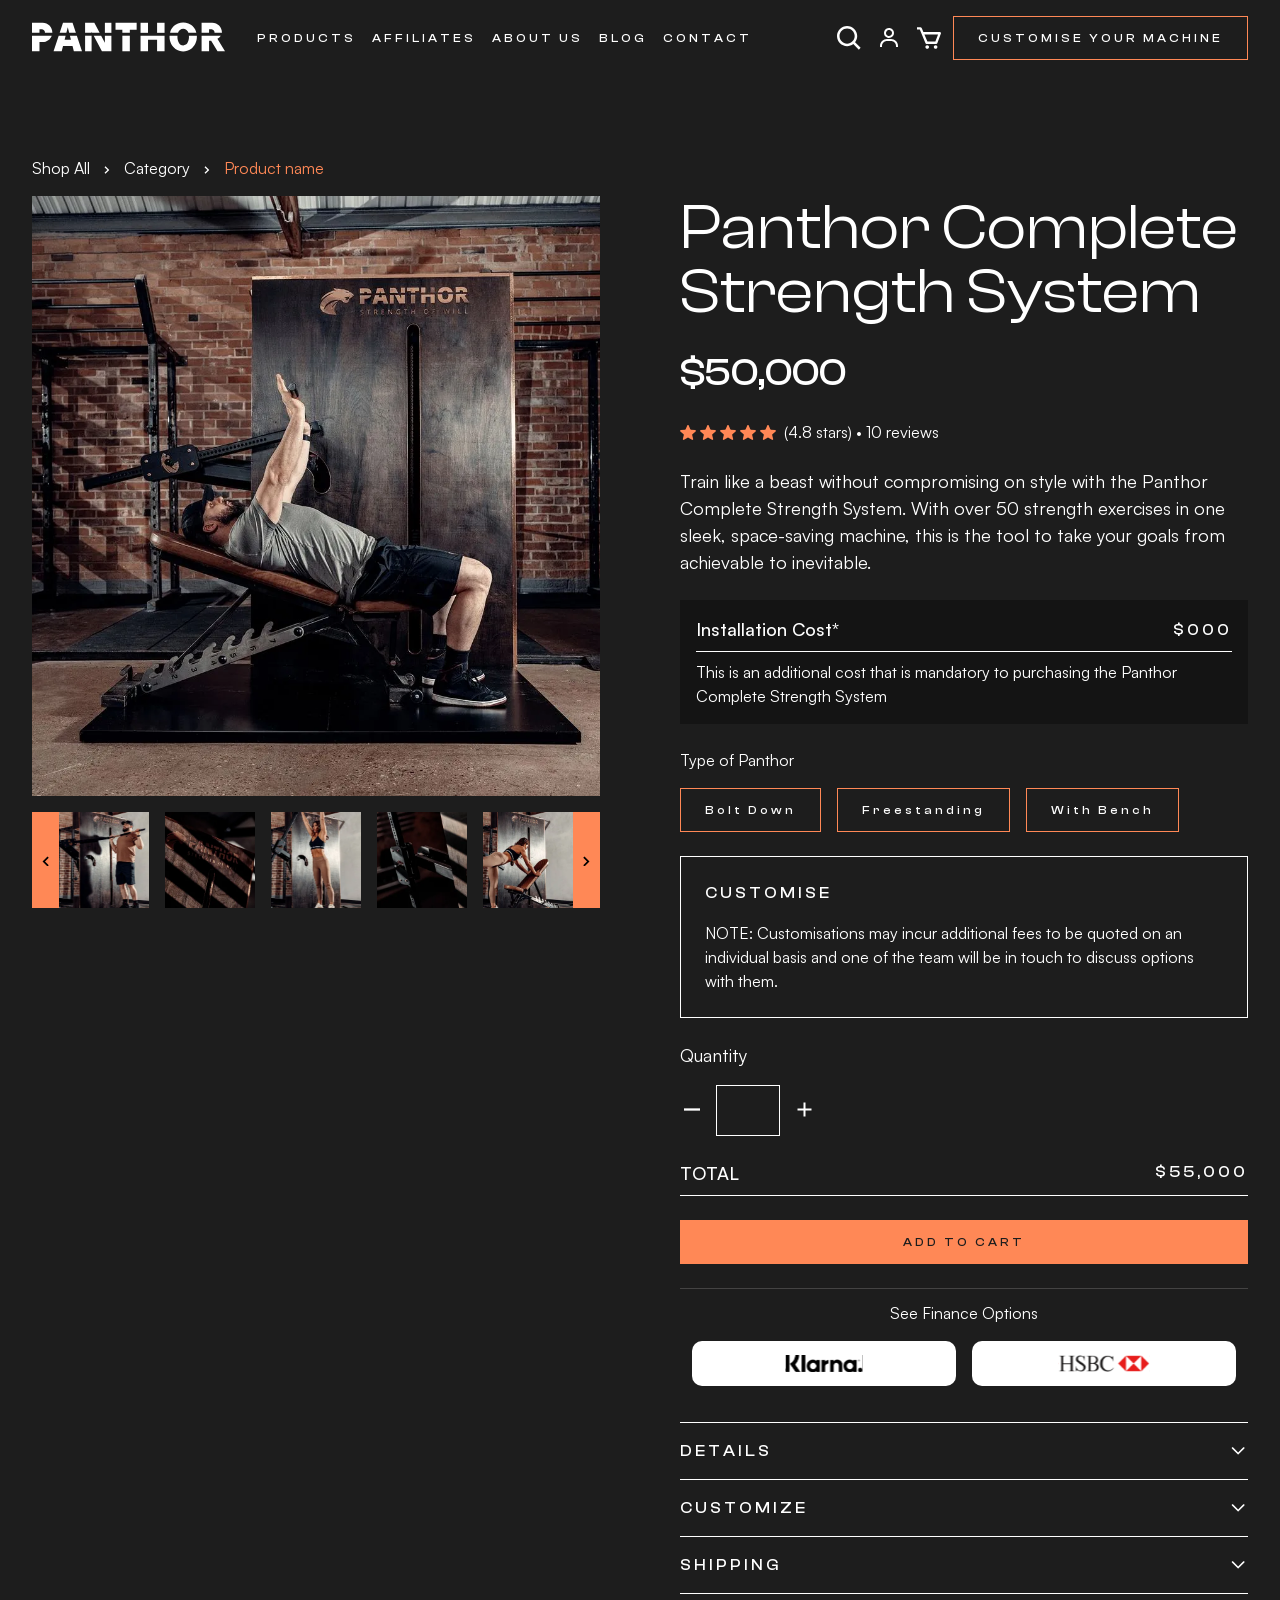
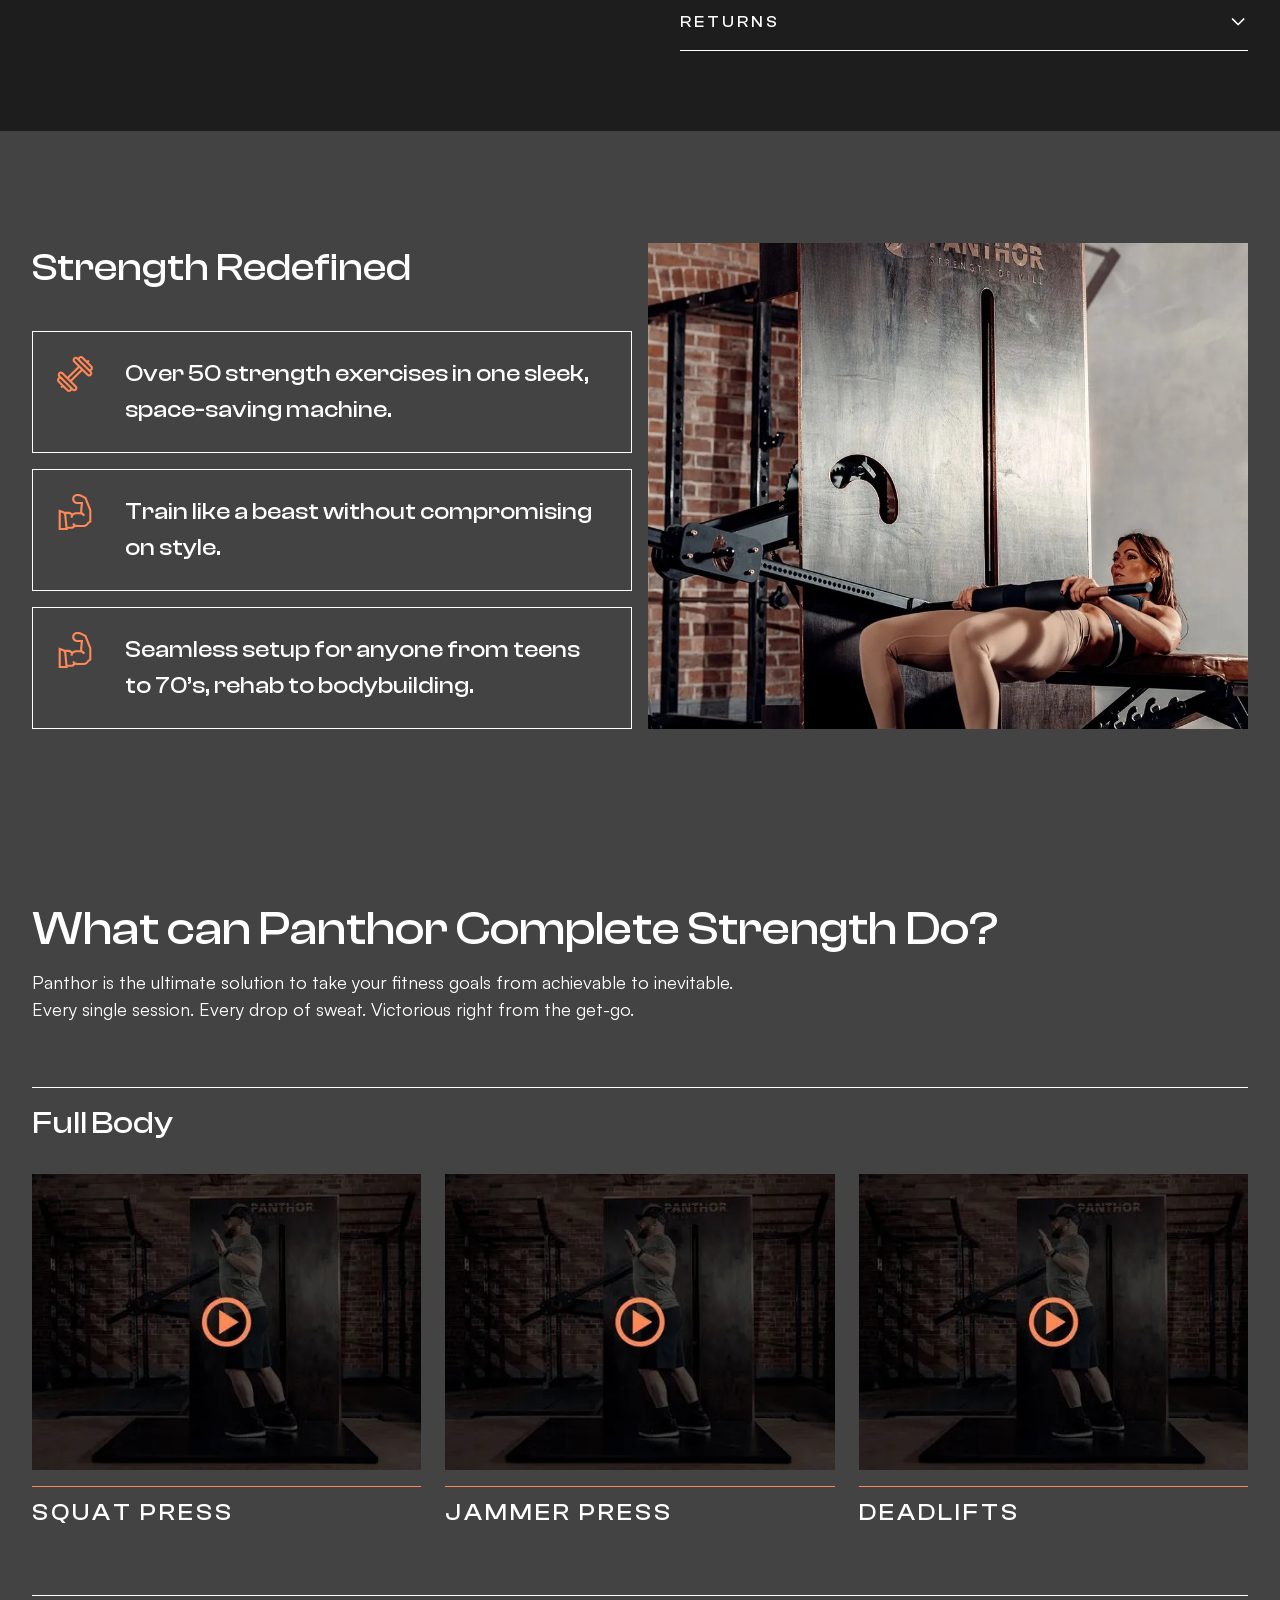
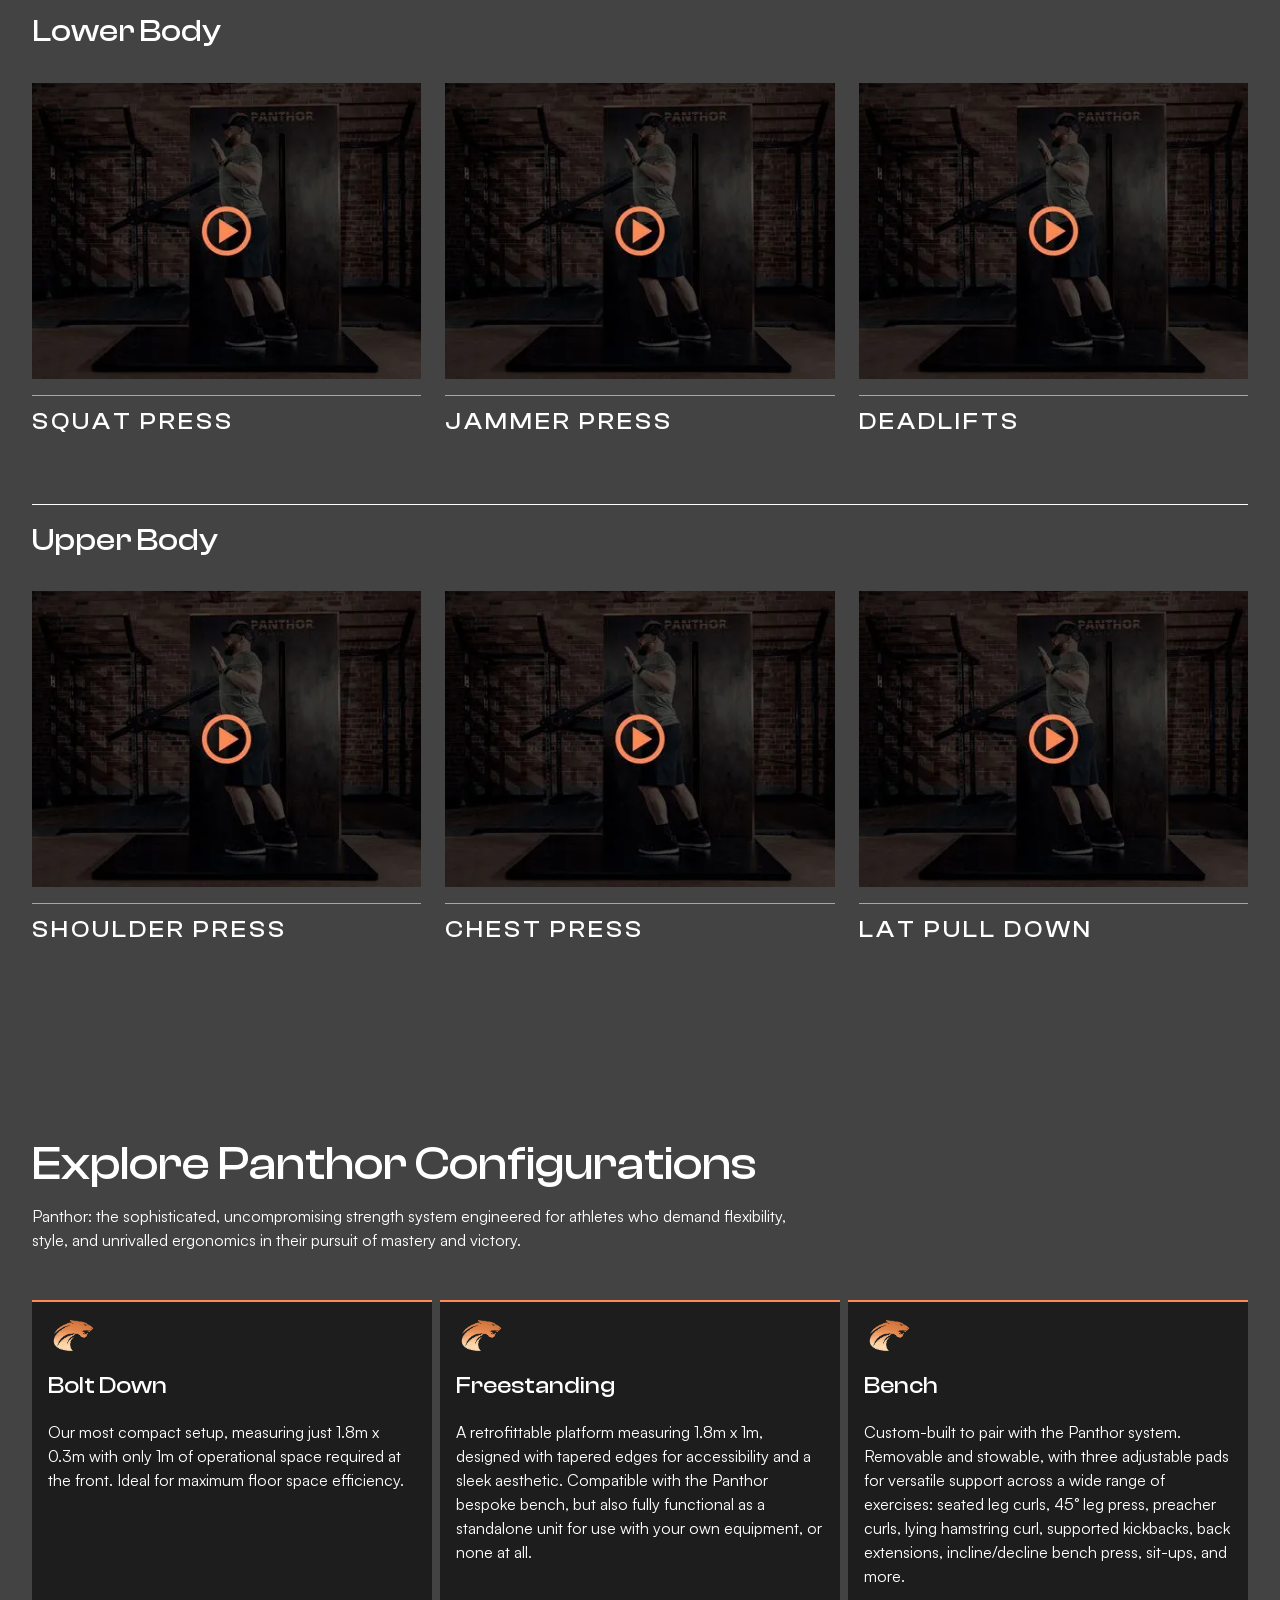
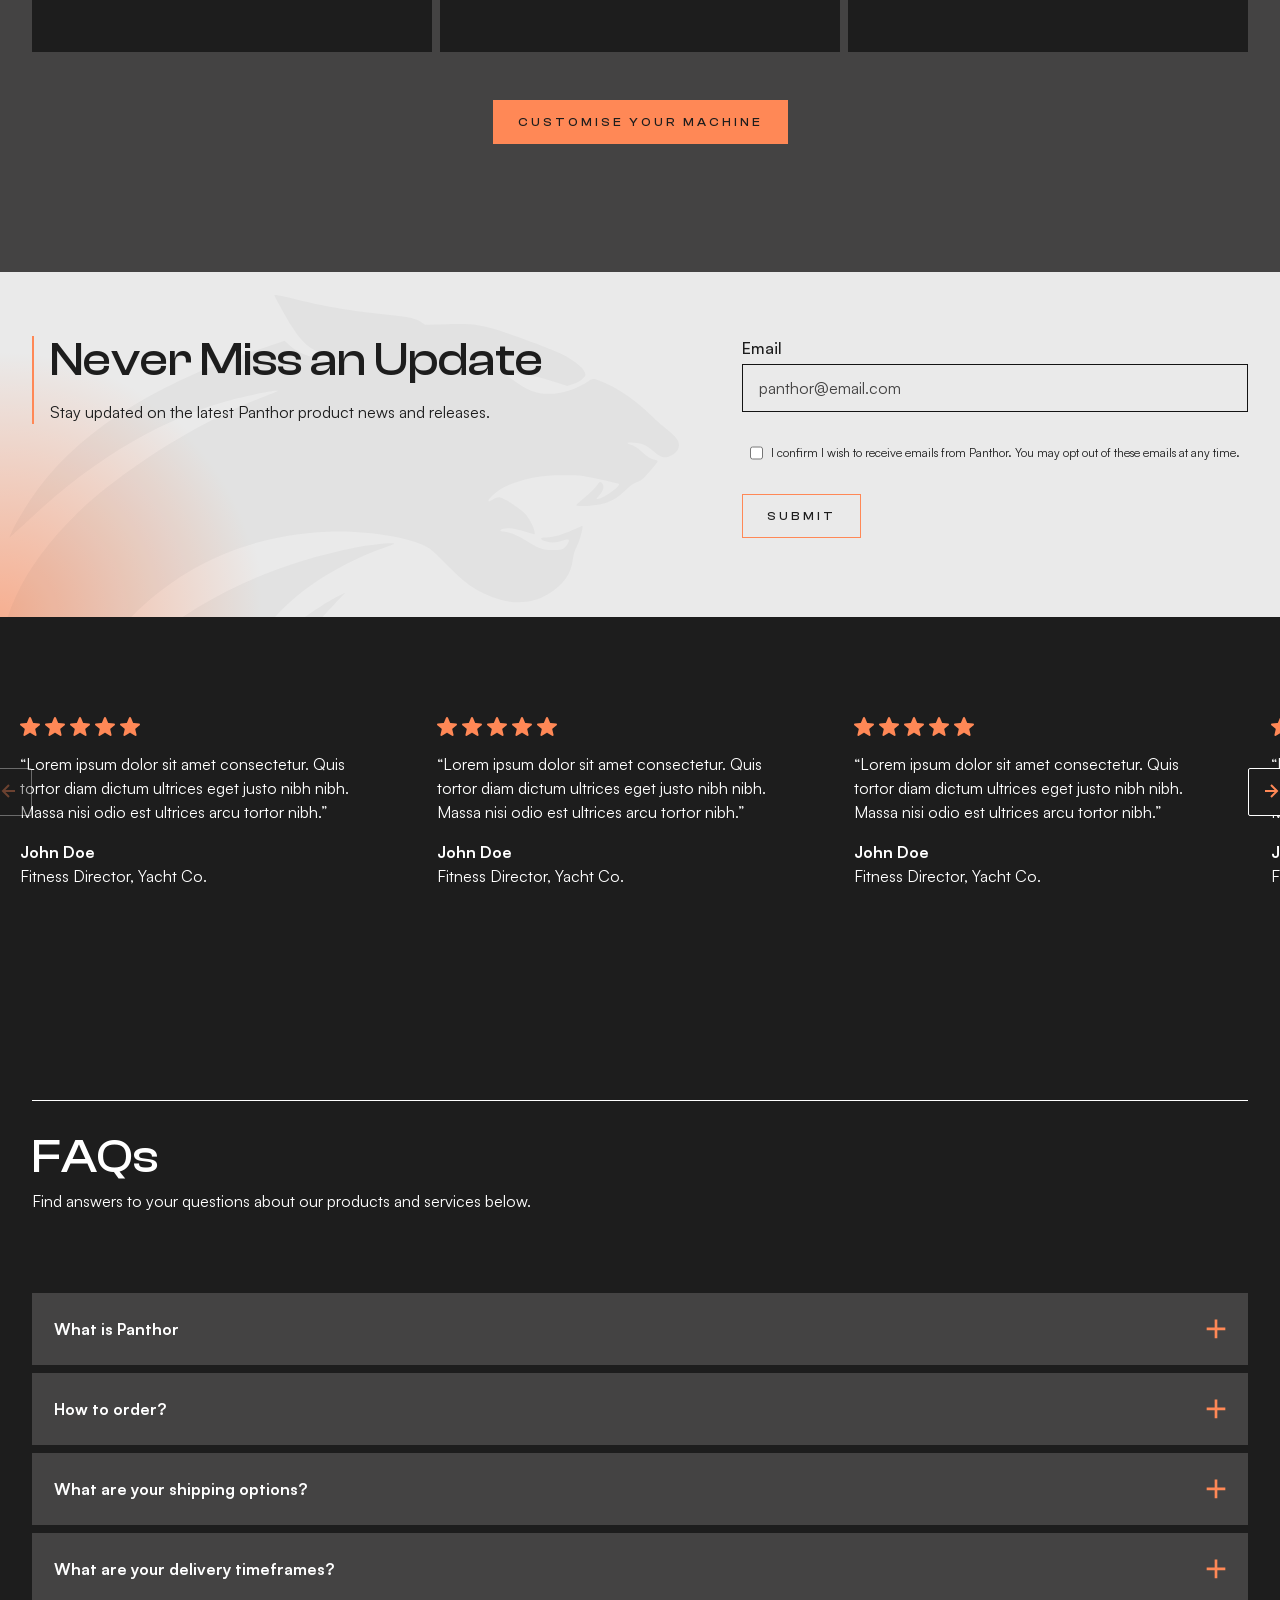
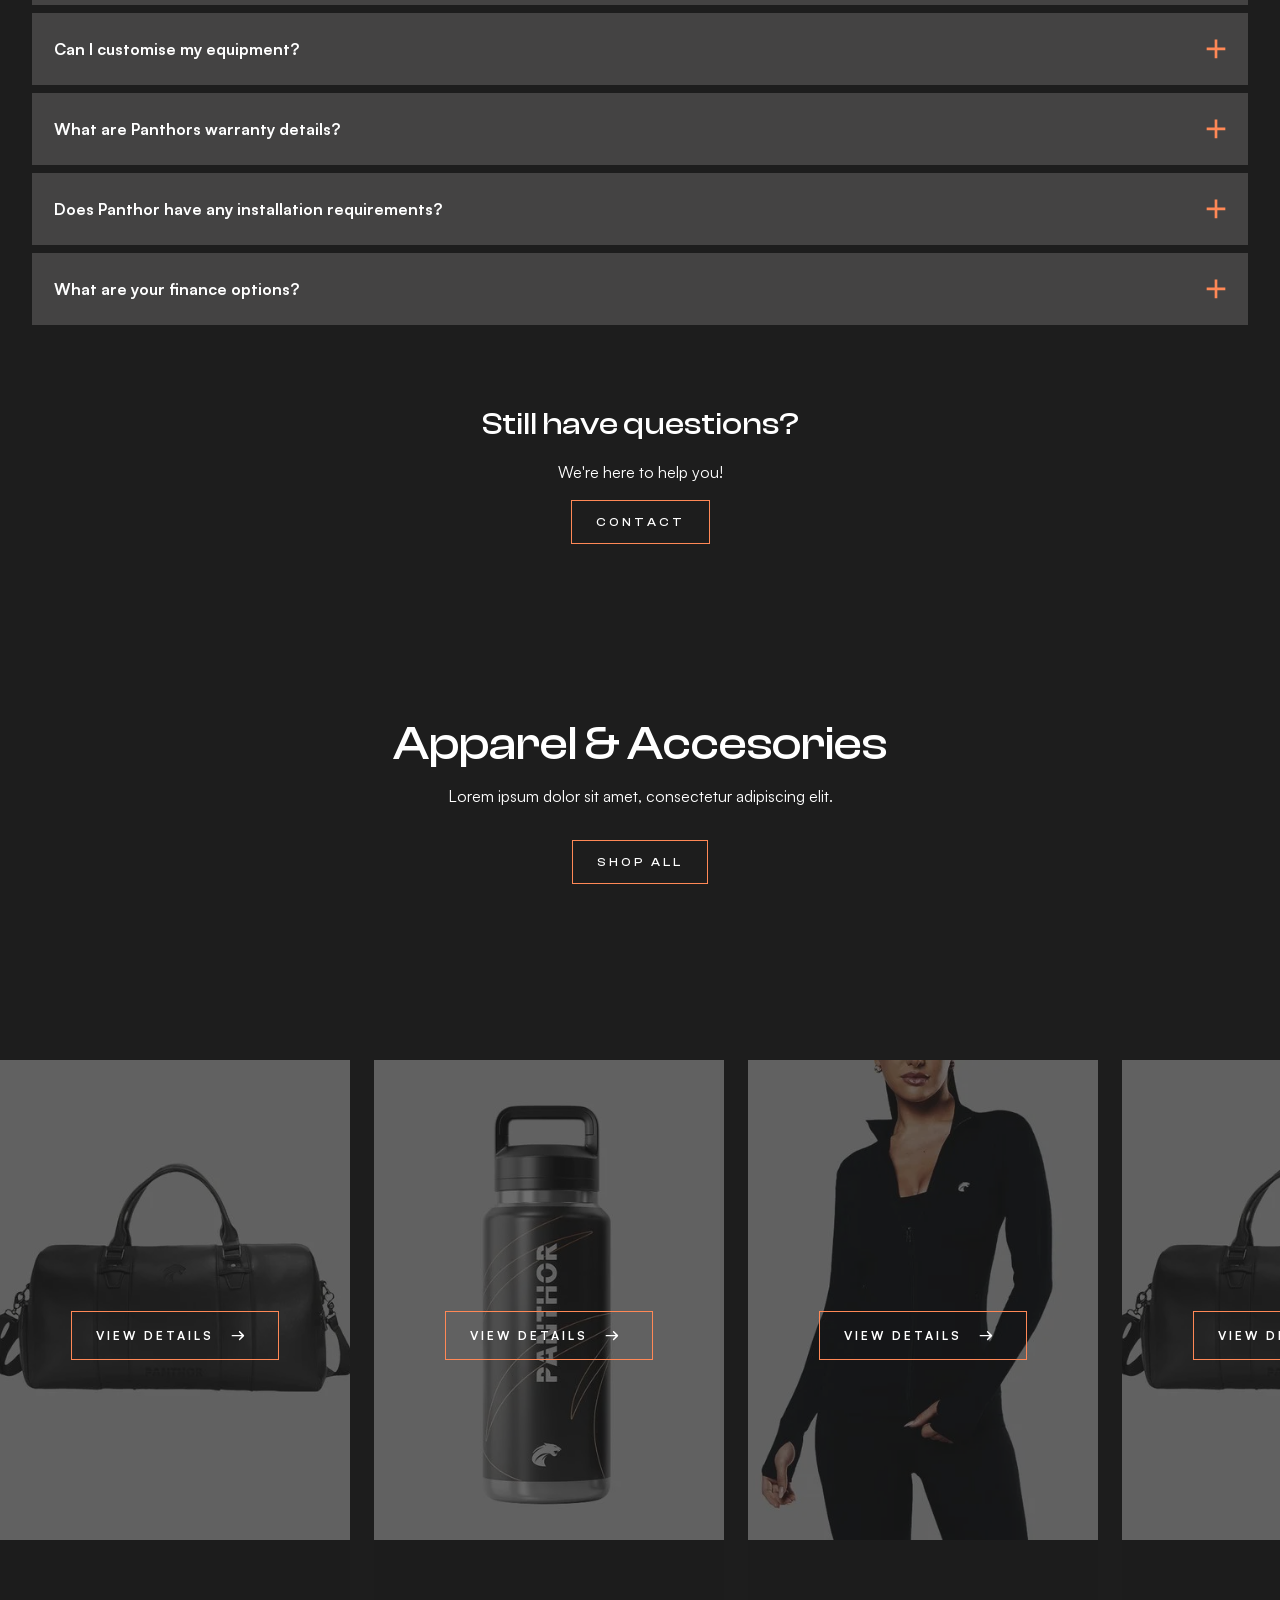
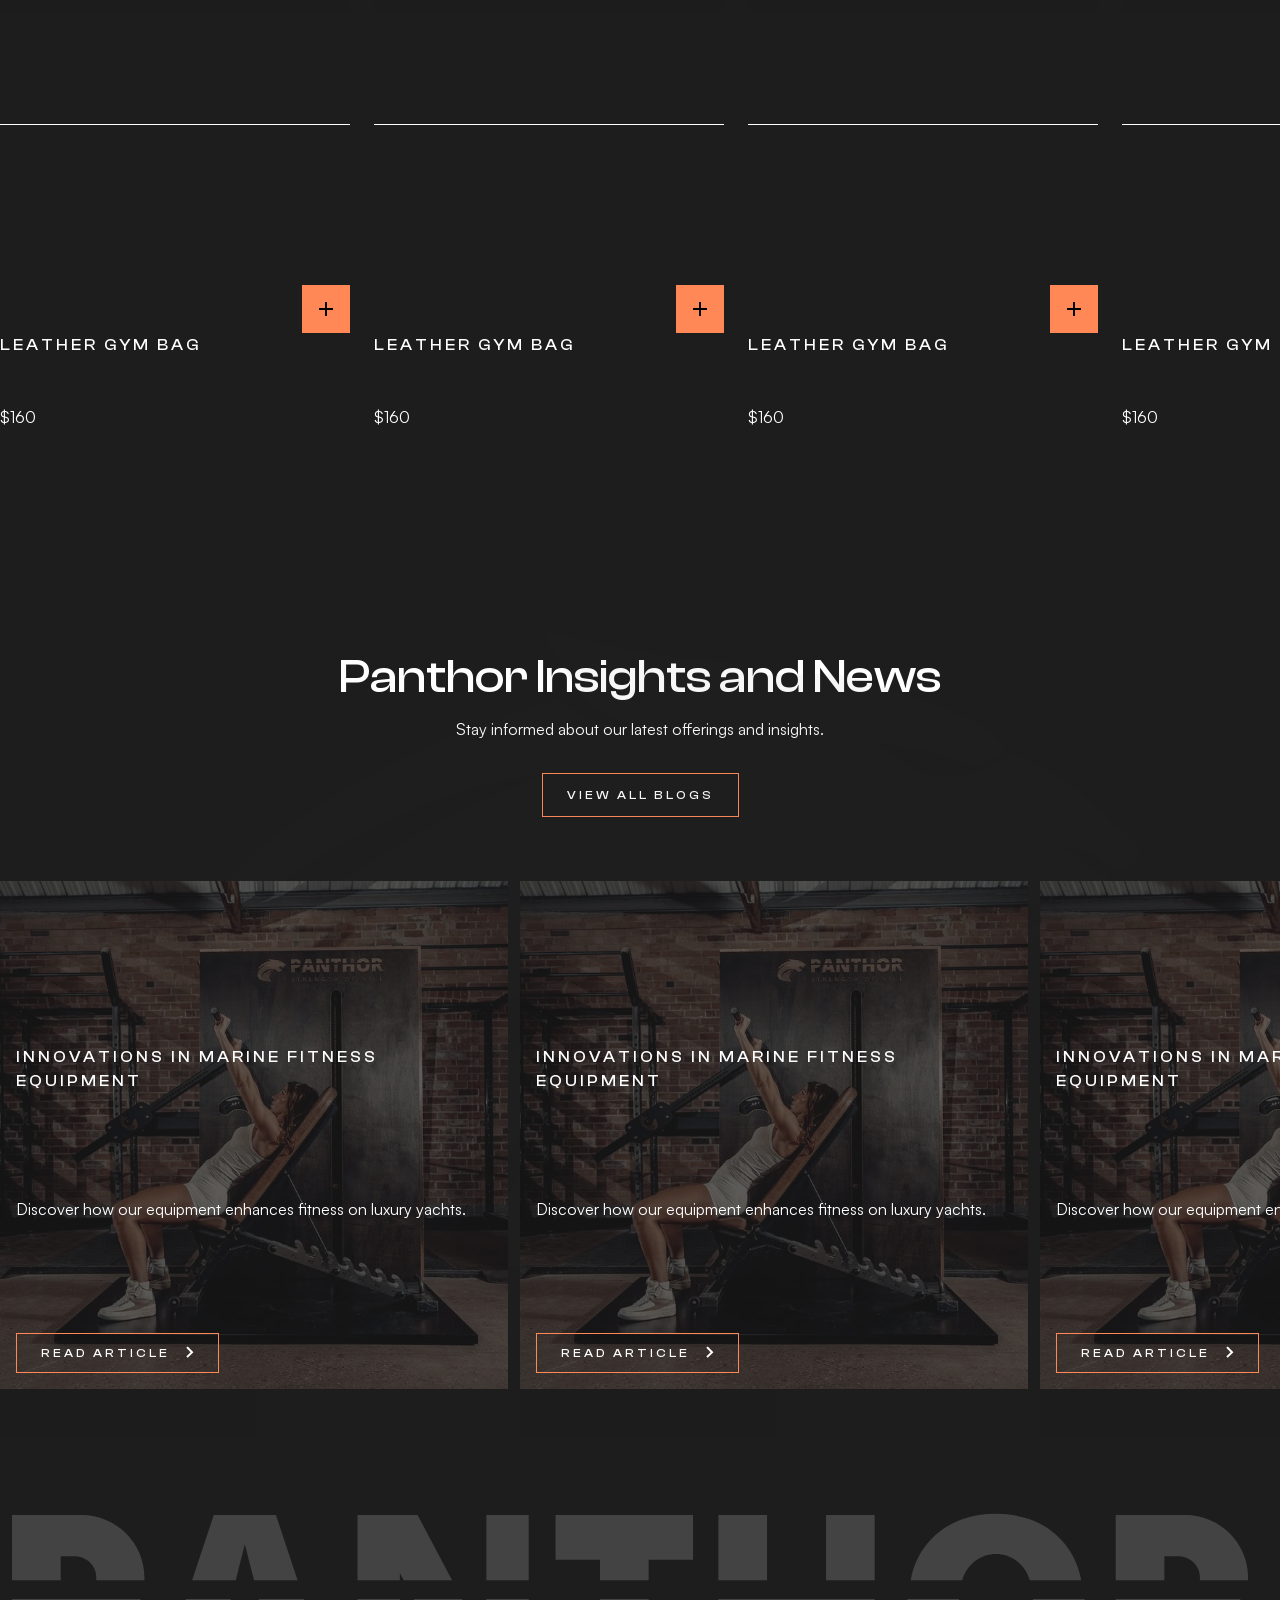
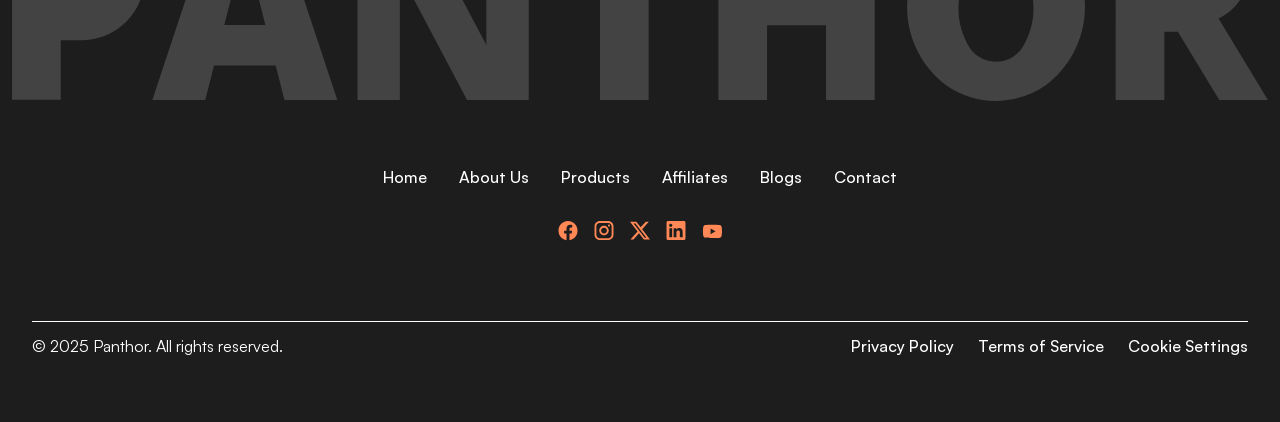
<file: product-template.html>
<!DOCTYPE html><!--  Last Published: Thu May 14 2026 00:38:21 GMT+0000 (Coordinated Universal Time)  -->
<html data-wf-page="683733d474845572a959aaa9" data-wf-site="6834fa433fd5947ee89aa4ad" lang="en-AU">
<head>
  <meta charset="utf-8">
  <title>Product Template</title>
  <meta content="Product Template" property="og:title">
  <meta content="Product Template" property="twitter:title">
  <meta content="width=device-width, initial-scale=1" name="viewport">
  <link href="css/normalize.css" rel="stylesheet" type="text/css">
  <link href="css/components.css" rel="stylesheet" type="text/css">
  <link href="css/panthor-dev.css" rel="stylesheet" type="text/css">
  <style>html.w-mod-js:not(.w-mod-ix3) :is(#typewriter) {visibility: hidden !important;}</style>
  <script type="text/javascript">!function(o,c){var n=c.documentElement,t=" w-mod-";n.className+=t+"js",("ontouchstart"in o||o.DocumentTouch&&c instanceof DocumentTouch)&&(n.className+=t+"touch")}(window,document);</script>
  <link href="images/favicon.png" rel="shortcut icon" type="image/x-icon">
  <link href="images/webclip.png" rel="apple-touch-icon">
  <link rel="stylesheet" href="https://cdn.jsdelivr.net/npm/swiper@11/swiper-bundle.min.css">
  <style>
  .swiper-button-prev:after,
  .swiper-button-next:after {
    display: none;
  }
  .transform-none {
    transform: none !important;
  }
</style>
  <script src="https://cdn.jsdelivr.net/npm/swiper@11/swiper-bundle.min.js"></script>
  <script>
  const runOnDomReady = (callback) => {
    return document.addEventListener("DOMContentLoaded", callback);
  };
   const initSlider = (identifier, config, breakpoint) => {
    let slider = null;
    if (breakpoint) {
      const runOnMatch = (media) => {
        if (media.matches && !slider) {
          slider = new Swiper(identifier, config);
          slider.init();
        }
        if (!media.matches && slider) {
          slider.destroy();
          slider = null;
        }
      };
      const media = window.matchMedia(
        `only screen and (${breakpoint >= 0 ? "min" : "max"}-width: ${
          breakpoint >= 0 ? breakpoint : breakpoint * -1
        }px)`
      );
      runOnMatch(media);
      window.addEventListener("resize", () => {
        runOnMatch(media);
      });
      media.addEventListener("change", runOnMatch);
    } else {
      slider = new Swiper(identifier, config);
    }
  };
  const resolveSliderHeight = (swiper) => {
    const params = swiper.params;
    const swiperEl = swiper.el;
    if (params.direction && params.direction === "vertical") {
      const swiperSlides = swiper.slides;
      const slidesPerView = params.slidesPerView || 1;
      const activeIndex = swiper[params.loop ? "realIndex" : "activeIndex"];
      let height = 0;
      let index = activeIndex + (slidesPerView - 1);
      while (index >= activeIndex) {
        if (index < swiperSlides.length) {
          height += swiperSlides[index].firstChild.offsetHeight;
        }
        index--;
      }
      const spaceBetween = params.spaceBetween;
      if (spaceBetween && slidesPerView && (slidesPerView > 1)) {
        height += (spaceBetween * slidesPerView);
      }
      swiperEl.style.height = height > 0 ? `${height}px` : "auto";
    } else {
      swiperEl.style.height = "auto";
    }
  };
const initSliderTransformRemover = (swiper) => {
  const { el, slides } = swiper;
  if (!el.classList.contains("init-slider-transform-remover")) {
    el.classList.add("init-slider-transform-remover");
    slides.forEach((slide) => {
      const transformedElements = slide.querySelectorAll(
        "[data-slider='transform-element']"
      );
      const setters = slide.querySelectorAll(
        "[data-slider='transform-setter']"
      );
      if (setters.length > 0) {
        setters.forEach((setter) => {
          setter.addEventListener("click", () => {
            slide.classList.add("transform-none");
            swiper.wrapperEl.classList.add("transform-none");
            el.closest(".swiper-container").style.zIndex = 9999;
            if (transformedElements.length > 0) {
              transformedElements.forEach((element) => {
                element.classList.add("transform-none");
              });
            }
          });
        });
      }
      const resetters = slide.querySelectorAll(
        "[data-slider='transform-resetter']"
      );
      if (resetters.length > 0) {
        resetters.forEach((resetter) => {
          resetter.addEventListener("click", () => {
            slide.classList.remove("transform-none");
            swiper.wrapperEl.classList.remove("transform-none");
            el.closest(".swiper-container").removeAttribute("style");
            if (transformedElements.length > 0) {
              transformedElements.forEach((element) => {
                element.classList.remove("transform-none");
              });
            }
          });
        });
      }
    });
  }
};
  /*Typewriter*/
function typeTextOnView(id, speed = 35) {
  const element = document.getElementById(id);
  if (!element) return;
  let hasAnimated = false;
  // Utility: wrap text node characters in span
  function wrapCharactersInSpans(node) {
    const fragment = document.createDocumentFragment();
    node.textContent.split('').forEach(char => {
      const span = document.createElement('span');
      span.textContent = char;
      span.style.opacity = '0.6';
      span.style.transition = 'opacity 0.3s ease';
      fragment.appendChild(span);
    });
    return fragment;
  }
  // Recursive function to walk the DOM and wrap only text nodes
  function processNode(node) {
    if (node.nodeType === Node.TEXT_NODE) {
      const spanWrapped = wrapCharactersInSpans(node);
      node.replaceWith(spanWrapped);
    } else if (node.nodeType === Node.ELEMENT_NODE) {
      node.childNodes.forEach(child => processNode(child));
    }
  }
  // Preserve layout height
  const clone = element.cloneNode(true);
  clone.style.position = 'absolute';
  clone.style.visibility = 'hidden';
  clone.style.pointerEvents = 'none';
  clone.style.height = 'auto';
  clone.style.opacity = 1;
  element.parentNode.insertBefore(clone, element.nextSibling);
  const fixedHeight = clone.offsetHeight + 'px';
  clone.remove();
  element.style.height = fixedHeight;
  element.style.overflow = 'hidden';
  // Typewriter animation (opacity fade)
  function typeWriter() {
    const spans = element.querySelectorAll('span');
    let i = 0;
    function fadeChar() {
      if (i < spans.length) {
        spans[i].style.opacity = '1';
        i++;
        setTimeout(fadeChar, speed);
      }
    }
    fadeChar();
  }
  // Observe when element enters viewport
  const observer = new IntersectionObserver(
    (entries, observer) => {
      entries.forEach(entry => {
        if (entry.isIntersecting && !hasAnimated) {
          hasAnimated = true;
          typeWriter();
          observer.unobserve(element);
        }
      });
    },
    { threshold: 0.5 }
  );
  observer.observe(element);
  // Run character wrapping after DOM is loaded
  processNode(element);
}
  // Initialize when DOM is ready
  document.addEventListener("DOMContentLoaded", () => {
    typeTextOnView('typewriter-text');
  });
</script>
</head>
<body>
  <div class="page-wrapper">
    <div class="global-styles w-embed">
      <style>
/* Make text look crisper and more legible in all browsers */
body {
  -webkit-font-smoothing: antialiased;
  -moz-osx-font-smoothing: grayscale;
  font-smoothing: antialiased;
  text-rendering: optimizeLegibility;
}
/* Focus state style for keyboard navigation for the focusable elements */
*[tabindex]:focus-visible,
  input[type="file"]:focus-visible {
   outline: 0.125rem solid #4d65ff;
   outline-offset: 0.125rem;
}
/* Set color style to inherit */
.inherit-color * {
    color: inherit;
}
/* Get rid of top margin on first element in any rich text element */
.w-richtext > :not(div):first-child, .w-richtext > div:first-child > :first-child {
  margin-top: 0 !important;
}
/* Get rid of bottom margin on last element in any rich text element */
.w-richtext>:last-child, .w-richtext ol li:last-child, .w-richtext ul li:last-child {
	margin-bottom: 0 !important;
}
/* Make sure containers never lose their center alignment */
.container-medium,.container-small, .container-large {
	margin-right: auto !important;
  margin-left: auto !important;
}
/* 
Make the following elements inherit typography styles from the parent and not have hardcoded values. 
Important: You will not be able to style for example "All Links" in Designer with this CSS applied.
Uncomment this CSS to use it in the project. Leave this message for future hand-off.
*/
/*
a,
.w-input,
.w-select,
.w-tab-link,
.w-nav-link,
.w-dropdown-btn,
.w-dropdown-toggle,
.w-dropdown-link {
  color: inherit;
  text-decoration: inherit;
  font-size: inherit;
}
*/
/* Apply "..." after 3 lines of text */
.text-style-3lines {
	display: -webkit-box;
	overflow: hidden;
	-webkit-line-clamp: 3;
	-webkit-box-orient: vertical;
}
/* Apply "..." after 2 lines of text */
.text-style-2lines {
	display: -webkit-box;
	overflow: hidden;
	-webkit-line-clamp: 2;
	-webkit-box-orient: vertical;
}
/* These classes are never overwritten */
.hide {
  display: none !important;
}
@media screen and (max-width: 991px) {
    .hide, .hide-tablet {
        display: none !important;
    }
}
  @media screen and (max-width: 767px) {
    .hide-mobile-landscape{
      display: none !important;
    }
}
  @media screen and (max-width: 479px) {
    .hide-mobile{
      display: none !important;
    }
}
.margin-0 {
  margin: 0rem !important;
}
.padding-0 {
  padding: 0rem !important;
}
.spacing-clean {
padding: 0rem !important;
margin: 0rem !important;
}
.margin-top {
  margin-right: 0rem !important;
  margin-bottom: 0rem !important;
  margin-left: 0rem !important;
}
.padding-top {
  padding-right: 0rem !important;
  padding-bottom: 0rem !important;
  padding-left: 0rem !important;
}
.margin-right {
  margin-top: 0rem !important;
  margin-bottom: 0rem !important;
  margin-left: 0rem !important;
}
.padding-right {
  padding-top: 0rem !important;
  padding-bottom: 0rem !important;
  padding-left: 0rem !important;
}
.margin-bottom {
  margin-top: 0rem !important;
  margin-right: 0rem !important;
  margin-left: 0rem !important;
}
.padding-bottom {
  padding-top: 0rem !important;
  padding-right: 0rem !important;
  padding-left: 0rem !important;
}
.margin-left {
  margin-top: 0rem !important;
  margin-right: 0rem !important;
  margin-bottom: 0rem !important;
}
.padding-left {
  padding-top: 0rem !important;
  padding-right: 0rem !important;
  padding-bottom: 0rem !important;
}
.margin-horizontal {
  margin-top: 0rem !important;
  margin-bottom: 0rem !important;
}
.padding-horizontal {
  padding-top: 0rem !important;
  padding-bottom: 0rem !important;
}
.margin-vertical {
  margin-right: 0rem !important;
  margin-left: 0rem !important;
}
.padding-vertical {
  padding-right: 0rem !important;
  padding-left: 0rem !important;
}
.padding-top-0{
	padding-top: 0 !important;
}
.padding-bottom-0{
	padding-bottom: 0 !important;
}
/*Dev Code*/
.swiper-container,
.component_testimonial_container,
.gallery-container{
	display: grid;
	grid-template-columns: minmax(0px, 1fr);
	max-width: 100%;
}
.wf-design-mode .component_news_wrap{
  gap: 0.75rem;
}
.wf-design-mode .product_image_swiper_wrap{
	gap: 1rem;
}
.wf-design-mode .component_product_overview_wrap,
.wf-design-mode .product_video_wrap{
	gap: 1.5rem;
}
.wf-design-mode .component_testimonial_wrap{
	gap: 2.5rem;
}
.wf-design-mode .swiper-wrapper{
	display: flex;
}
.wf-design-mode .swiper-wrapper > *{
	  flex: 0 0 auto;
}
.about_journey_slide.swiper-slide-active{
	opacity: 1;
}
.swiper{
	width: 100%;
}
@keyframes marqueeLoop{
  100% {
    transform: translateX(-50%)
  }
}
.component_blurb_description li::marker{
	color: var(--background-color--background-tertiary);
}
@media screen and (min-width: 1921px){
	.container-large{
  	max-width: 100rem;
  }
}
@media screen and (max-width: 690px){
#typewriter-text{
min-height: 390px;
}
}
</style>
    </div>
    <header class="component_header">
      <div class="page-width">
        <div class="component_header_wrap">
          <div class="component_header_logo_child">
            <a href="index.html" class="component_header_logo_link w-inline-block">
              <div class="component_header_logo w-embed"><svg xmlns="http://www.w3.org/2000/svg" width="100%" height="100%" viewbox="0 0 193 30" fill="none">
                  <path d="M0 13.7152H19.7708C18.3787 17.5339 14.7341 20.0777 10.6517 20.0777H7.4819V29.2694H0.00154321V13.7136L0 13.7152Z" fill="currentColor"></path>
                  <path d="M7.48036 7.13477V10.8246H0V0.772217H10.6501C16.0075 0.772217 20.3505 5.09421 20.3505 10.4257C20.3505 10.5592 20.3474 10.6927 20.3428 10.8246H12.9395C13.1615 9.02037 11.8711 7.38025 10.0596 7.15932C9.92704 7.14244 9.79292 7.13477 9.65879 7.13477H7.4819H7.48036Z" fill="currentColor"></path>
                  <path d="M33.6386 13.7151H26.7132L21.5624 29.2709H29.6933L31.0408 23.9562H40.5115L41.8589 29.2709H49.9899L44.839 13.7151H37.9137L38.9312 17.7287H32.6195L33.637 13.7151H33.6386Z" fill="currentColor"></path>
                  <path d="M34.3724 10.8246H27.6721L31.0007 0.772217H40.5546L43.8832 10.8246H37.1829L35.7784 5.28446L34.3739 10.8246H34.3724Z" fill="currentColor"></path>
                  <path d="M53.0884 13.7151H59.6005V29.2709H53.0884V13.7151Z" fill="currentColor"></path>
                  <path d="M62.3232 0.772217H53.0884V10.8246H59.6005V9.69237L60.1972 10.8246H67.6236L62.3232 0.772217Z" fill="currentColor"></path>
                  <path d="M79.4011 10.8246V0.772217H72.8889V10.8246H79.4011Z" fill="currentColor"></path>
                  <path d="M69.1472 13.7151L72.889 20.8125V13.7151H79.4011V29.2709H69.9212L61.7208 13.7151H69.1472Z" fill="currentColor"></path>
                  <path d="M104.657 0.772217H83.5232V7.65181H90.3499V10.8262H97.8302V7.65181H104.657V0.772217Z" fill="currentColor"></path>
                  <path d="M90.35 13.7151H97.8303V29.2709H90.35V13.7151Z" fill="currentColor"></path>
                  <path d="M108.545 0.772217H116.026V10.8246H108.545V0.772217Z" fill="currentColor"></path>
                  <path d="M125.085 0.772217H132.565V10.8246H125.085V0.772217Z" fill="currentColor"></path>
                  <path d="M108.545 13.7151H132.565V29.2709H125.085V17.744H116.027V29.2709H108.547V13.7151H108.545Z" fill="currentColor"></path>
                  <path d="M145.531 13.7151C145.19 16.3187 145.758 18.9592 147.136 21.1976C148.602 23.4315 151.61 24.0606 153.856 22.6015C154.419 22.2363 154.9 21.7576 155.267 21.1976C156.645 18.9592 157.212 16.3187 156.872 13.7151H164.835C165.234 18.8426 163.011 23.8258 158.919 26.968C154.3 30.2451 148.101 30.2451 143.48 26.968C139.381 23.8335 137.166 18.841 137.599 13.7151H145.528H145.531Z" fill="currentColor"></path>
                  <path d="M146.016 10.8246C146.326 9.68615 146.986 8.67354 147.905 7.9279C149.838 6.41052 152.565 6.41052 154.499 7.9279C155.418 8.67201 156.077 9.68615 156.387 10.8246H164.302C163.584 6.4903 160.555 2.88634 156.395 1.41652C153.025 0.29345 149.379 0.29345 146.009 1.41652C141.849 2.88634 138.82 6.4903 138.101 10.8246H146.016Z" fill="currentColor"></path>
                  <path d="M177.077 7.13477V10.8246H169.597V0.772217H180.247C185.604 0.772217 189.947 5.09421 189.947 10.4257C189.947 10.5592 189.944 10.6927 189.94 10.8246H182.536C182.758 9.02037 181.468 7.38025 179.656 7.15932C179.524 7.14244 179.39 7.13477 179.256 7.13477H177.079H177.077Z" fill="currentColor"></path>
                  <path d="M188.814 13.7151H169.596V29.2709H177.076V18.7659H179.156L185.52 29.2709H193L185.398 16.7238C186.792 16.0502 187.973 15.01 188.813 13.7151H188.814Z" fill="currentColor"></path>
                </svg></div>
            </a>
          </div>
          <div class="component_header_navigation">
            <div class="component_header_navigation_item is-nav">
              <div class="component_offcanvas">
                <div class="component_nav_list_wrap">
                  <div class="component_nav_list_link">
                    <a href="shop.html" class="component_nav_link">Products</a>
                    <a href="affiliates.html" class="component_nav_link">Affiliates</a>
                    <a href="about.html" class="component_nav_link">About Us</a>
                    <a href="blog.html" class="component_nav_link">Blog</a>
                    <a href="contact.html" class="component_nav_link">Contact</a>
                  </div>
                  <div class="component_nav_list_wrap_icon">
                    <div class="component_nav_icon_item hide-tablet"><img src="images/search-icon.svg" loading="lazy" width="20" height="20" alt="" class="component_nav_list_icon"></div>
                    <div class="component_nav_icon_item"><img src="images/profile-icon.svg" loading="lazy" width="20" height="20" alt="" class="component_nav_list_icon">
                      <div class="show-tablet">
                        <p class="text-color-secondary">Log In</p>
                      </div>
                    </div>
                    <div class="component_nav_icon_item"><img src="images/cart-icon.svg" loading="lazy" width="20" height="20" alt="" class="component_nav_list_icon">
                      <div class="show-tablet">
                        <p class="text-color-secondary">Cart</p>
                      </div>
                    </div>
                  </div>
                </div>
              </div>
            </div>
            <div class="component_header_navigation_item">
              <div class="component_header_widget_wrap">
                <div class="component_header_widget_item">
                  <a href="product-template.html" aria-current="page" class="button-primary is-widget w-button w--current">cUSTOMISE <span class="hide-mobile-portrait">YOUR </span>MACHINE</a>
                  <a href="product-template.html" aria-current="page" class="button-secondary is-desktop w-button w--current">Customise your machine</a>
                </div>
                <div class="component_header_widget_item is-burger">
                  <div data-w-id="ff451305-ab5f-5f04-9caf-f738f2c5f5e8" class="component_header_burger">
                    <div class="component_header_burger_line is-top"></div>
                    <div class="component_header_burger_line is-middle"></div>
                    <div class="component_header_burger_line is-bottom"></div>
                  </div>
                </div>
              </div>
            </div>
          </div>
        </div>
      </div>
    </header>
    <main class="main-wrapper">
      <section class="product_detail_section">
        <div class="page-width">
          <div class="product_detail_breadcrumbs">
            <a href="#" class="product_detail_breadcrumb_link">Shop All</a>
            <div class="product_detail_breadcrumb_icon w-embed"><svg width="6" height="8" viewbox="0 0 6 8" fill="none" xmlns="http://www.w3.org/2000/svg">
                <path d="M1.47099 7.79976L5.27565 3.9951L1.47099 0.19043L0.52832 1.1331L3.39032 3.9951L0.52832 6.8571L1.47099 7.79976Z" fill="white"></path>
              </svg></div>
            <a href="#" class="product_detail_breadcrumb_link">Category</a>
            <div class="product_detail_breadcrumb_icon w-embed"><svg width="6" height="8" viewbox="0 0 6 8" fill="none" xmlns="http://www.w3.org/2000/svg">
                <path d="M1.47099 7.79976L5.27565 3.9951L1.47099 0.19043L0.52832 1.1331L3.39032 3.9951L0.52832 6.8571L1.47099 7.79976Z" fill="white"></path>
              </svg></div>
            <a href="product-template.html" aria-current="page" class="product_detail_breadcrumb_link w--current">Product name</a>
          </div>
          <div class="spacer-regular"></div>
          <div class="product_detail_grid">
            <div class="product_detail_grid_item">
              <div class="product_detail_featured_image_wrap"><img src="images/featured-image_1.webp" loading="lazy" width="680" height="600" alt="" srcset="images/featured-image_1featured-image.webp 500w, images/featured-image_1featured-image.webp 800w, images/featured-image_1featured-image.webp 1080w, images/featured-image_1.webp 1360w" sizes="(max-width: 767px) 100vw, 680px" class="product_detail_featured_image"></div>
              <div class="product_gallery_wrap">
                <div class="product_gallery">
                  <div class="product_gallery_nav_item">
                    <div id="gallery-prev" class="product_gallery_nav swiper-button-prev">
                      <div class="product_gallery_nav_icon w-embed"><svg width="100%" height="100%" viewbox="0 0 8 12" fill="none" xmlns="http://www.w3.org/2000/svg">
                          <path d="M6.29303 11.9496L0.586032 6.24264L6.29303 0.535645L7.70703 1.94964L3.41403 6.24264L7.70703 10.5356L6.29303 11.9496Z" fill="black"></path>
                        </svg></div>
                    </div>
                  </div>
                  <div class="product_gallery_swiper_box">
                    <div class="gallery-container">
                      <div id="product-gallery-slider" class="product_image_swiper swiper">
                        <div class="product_image_swiper_wrap swiper-wrapper">
                          <div class="product_image_slide swiper-slide"><img src="images/featured-image_1.webp" loading="lazy" width="113" height="96" alt="" sizes="113px" srcset="images/featured-image_1featured-image.webp 500w, images/featured-image_1featured-image.webp 800w, images/featured-image_1featured-image.webp 1080w, images/featured-image_1.webp 1360w" class="product_gallery_image"></div>
                          <div class="product_image_slide swiper-slide"><img src="images/product-1.webp" loading="lazy" width="113" height="96" alt="" class="product_gallery_image"></div>
                          <div class="product_image_slide swiper-slide"><img src="images/product-2.webp" loading="lazy" width="113" height="96" alt="" class="product_gallery_image"></div>
                          <div class="product_image_slide swiper-slide"><img src="images/product-3.webp" loading="lazy" width="113" height="96" alt="" class="product_gallery_image"></div>
                          <div class="product_image_slide swiper-slide"><img src="images/product-4.webp" loading="lazy" width="113" height="96" alt="" class="product_gallery_image"></div>
                          <div class="product_image_slide swiper-slide"><img src="images/product-5.webp" loading="lazy" width="113" height="96" alt="" class="product_gallery_image"></div>
                          <div class="product_image_slide swiper-slide"><img src="images/product-1.webp" loading="lazy" width="113" height="96" alt="" class="product_gallery_image"></div>
                          <div class="product_image_slide swiper-slide"><img src="images/product-2.webp" loading="lazy" width="113" height="96" alt="" class="product_gallery_image"></div>
                        </div>
                      </div>
                    </div>
                  </div>
                  <div class="product_gallery_nav_item">
                    <div id="gallery-next" class="product_gallery_nav swiper-button-next">
                      <div class="product_gallery_nav_icon w-embed"><svg width="100%" height="100%" viewbox="0 0 8 12" fill="none" xmlns="http://www.w3.org/2000/svg">
                          <path d="M1.70697 11.9496L7.41397 6.24264L1.70697 0.535645L0.292969 1.94964L4.58597 6.24264L0.292969 10.5356L1.70697 11.9496Z" fill="black"></path>
                        </svg></div>
                    </div>
                  </div>
                </div>
                <div class="hide w-embed w-script">
                  <script>
  runOnDomReady(() => {
     initSlider("#product-gallery-slider", {
    			slidesPerView: 5,
    			spaceBetween: 16,
          navigation:{
          	 nextEl: '#gallery-next',
   					 prevEl: '#gallery-prev',
          },
          breakpoints: {
           0: {
           		slidesPerView: 1
           },
       		 992: {
           		slidesPerView: 3,
              initialSlide: 1
           },
           1280: {
           		slidesPerView: 5,
              initialSlide: 1
           }
          }
  		});
      });
</script>
                </div>
              </div>
            </div>
            <div class="product_detail_grid_item">
              <div class="product_detail_wrap">
                <h1 class="product_detail_name">Panthor Complete Strength System</h1>
                <p class="heading-style-h3">$50,000</p>
                <div class="component_product_rating">
                  <div class="component_product_rating_item">
                    <div class="product_rating_icon_list"><img src="images/star-icon.svg" loading="lazy" width="16" height="15" alt="" class="product_rating_icon"><img src="images/star-icon.svg" loading="lazy" width="16" height="15" alt="" class="product_rating_icon"><img src="images/star-icon.svg" loading="lazy" width="16" height="15" alt="" class="product_rating_icon"><img src="images/star-icon.svg" loading="lazy" width="16" height="15" alt="" class="product_rating_icon"><img src="images/star-icon.svg" loading="lazy" width="16" height="15" alt="" class="product_rating_icon"></div>
                  </div>
                  <div class="component_product_rating_item">
                    <p>(4.8 stars) • 10 reviews</p>
                  </div>
                </div>
                <p class="text-size-medium">Train like a beast without compromising on style with the Panthor Complete Strength System. With over 50 strength exercises in one sleek, space-saving machine, this is the tool to take your goals from achievable to inevitable.</p>
                <div class="product_detail_addon_wrap">
                  <div class="product_detail_addon">
                    <p class="text-size-medium text-weight-medium">Installation Cost*</p>
                    <p class="heading-style-h6">$000</p>
                  </div>
                  <div class="component_divider_line"></div>
                  <p>This is an additional cost that is mandatory to purchasing the Panthor Complete Strength System</p>
                </div>
                <div class="product_variant_wrap">
                  <p>Type of Panthor</p>
                  <div class="spacer-small"></div>
                  <div class="product_variant_list"><button class="button-secondary is-variant">Bolt Down</button><button class="button-secondary is-variant">Freestanding</button><button class="button-secondary is-variant">With Bench</button></div>
                </div>
                <div class="product_detail_note">
                  <h3 class="heading-style-h6">Customise</h3>
                  <div class="spacer-regular"></div>
                  <p>NOTE: Customisations may incur additional fees to be quoted on an individual basis and one of the team will be in touch to discuss options with them.</p>
                </div>
                <div class="product_quantity_wrap">
                  <p class="text-size-medium">Quantity</p>
                  <div class="spacer-small"></div>
                  <div class="product_quantity_field"><button class="product_quantity_control">
                      <div class="product_quantity_icon w-embed"><svg width="16" height="25" viewbox="0 0 14 3" fill="none" xmlns="http://www.w3.org/2000/svg">
                          <path d="M0 0.5H14V2.5H0V0.5Z" fill="white"></path>
                        </svg></div>
                    </button><input type="number" class="product_quantity_input"><button class="product_quantity_control">
                      <div class="product_quantity_icon w-embed"><svg width="25" height="25" viewbox="0 0 24 25" fill="none" xmlns="http://www.w3.org/2000/svg">
                          <path d="M19 11.5H13V5.5H11V11.5H5V13.5H11V19.5H13V13.5H19V11.5Z" fill="white"></path>
                        </svg></div>
                    </button></div>
                </div>
                <div class="product_total">
                  <div class="product_total_wrap">
                    <p class="text-size-medium text-weight-medium text-style-allcaps">Total</p>
                    <p class="heading-style-h6">$55,000</p>
                  </div>
                  <div class="spacer-xsmall"></div>
                  <div class="component_divider_line"></div>
                </div><button class="button-primary">Add to cart</button>
                <div class="product_finance_wrap">
                  <div class="product_finance">
                    <p class="text-align-center">See Finance Options</p>
                    <div class="product_finance_list">
                      <div class="product_finance_list_item">
                        <div class="product_finance_button"><img src="images/klarna.svg" loading="lazy" width="78" height="17" alt="" class="product_finance_image"></div>
                      </div>
                      <div class="product_finance_list_item">
                        <div class="product_finance_button"><img src="images/hsbc.svg" loading="lazy" width="78" height="17" alt="" class="product_finance_image"></div>
                      </div>
                    </div>
                  </div>
                </div>
                <div class="product_accordion_list">
                  <div data-hover="false" data-delay="0" class="product_accordion w-dropdown">
                    <div class="product_accordion_toggle w-dropdown-toggle">
                      <div class="heading-style-h6 text-color-secondary">Details</div>
                      <div class="product_accordion_icon w-embed"><svg width="100%" height="100%" viewbox="0 0 14 8" fill="none" xmlns="http://www.w3.org/2000/svg">
                          <path fill-rule="evenodd" clip-rule="evenodd" d="M7.39819 7.13216C7.17851 7.35183 6.82241 7.35183 6.60274 7.13216L0.867876 1.39728C0.648208 1.17761 0.648208 0.821506 0.867876 0.601831L1.13305 0.336631C1.35271 0.116956 1.70887 0.116956 1.92854 0.336631L7.00046 5.40858L12.0724 0.336631C12.2921 0.116956 12.6482 0.116956 12.8679 0.336631L13.1331 0.601831C13.3527 0.821506 13.3527 1.17761 13.1331 1.39728L7.39819 7.13216Z" fill="white"></path>
                        </svg></div>
                    </div>
                    <nav class="product_accordion_content_wrap w-dropdown-list">
                      <div class="product_accordion_content">
                        <p class="text-size-medium">Lorem ipsum dolor sit amet, consectetur adipiscing elit. Suspendisse varius enim in eros elementum tristique. Duis cursus, mi quis viverra ornare, eros dolor interdum nulla, ut commodo diam libero vitae erat. Aenean faucibus nibh et justo cursus id rutrum lorem imperdiet. Nunc ut sem vitae risus tristique posuere.</p>
                      </div>
                    </nav>
                  </div>
                  <div data-hover="false" data-delay="0" class="product_accordion w-dropdown">
                    <div class="product_accordion_toggle w-dropdown-toggle">
                      <div class="heading-style-h6 text-color-secondary">Customize</div>
                      <div class="product_accordion_icon w-embed"><svg width="100%" height="100%" viewbox="0 0 14 8" fill="none" xmlns="http://www.w3.org/2000/svg">
                          <path fill-rule="evenodd" clip-rule="evenodd" d="M7.39819 7.13216C7.17851 7.35183 6.82241 7.35183 6.60274 7.13216L0.867876 1.39728C0.648208 1.17761 0.648208 0.821506 0.867876 0.601831L1.13305 0.336631C1.35271 0.116956 1.70887 0.116956 1.92854 0.336631L7.00046 5.40858L12.0724 0.336631C12.2921 0.116956 12.6482 0.116956 12.8679 0.336631L13.1331 0.601831C13.3527 0.821506 13.3527 1.17761 13.1331 1.39728L7.39819 7.13216Z" fill="white"></path>
                        </svg></div>
                    </div>
                    <nav class="product_accordion_content_wrap w-dropdown-list">
                      <div class="product_accordion_content">
                        <p class="text-size-medium">Lorem ipsum dolor sit amet, consectetur adipiscing elit. Suspendisse varius enim in eros elementum tristique. Duis cursus, mi quis viverra ornare, eros dolor interdum nulla, ut commodo diam libero vitae erat. Aenean faucibus nibh et justo cursus id rutrum lorem imperdiet. Nunc ut sem vitae risus tristique posuere.</p>
                      </div>
                    </nav>
                  </div>
                  <div data-hover="false" data-delay="0" class="product_accordion w-dropdown">
                    <div class="product_accordion_toggle w-dropdown-toggle">
                      <div class="heading-style-h6 text-color-secondary">Shipping</div>
                      <div class="product_accordion_icon w-embed"><svg width="100%" height="100%" viewbox="0 0 14 8" fill="none" xmlns="http://www.w3.org/2000/svg">
                          <path fill-rule="evenodd" clip-rule="evenodd" d="M7.39819 7.13216C7.17851 7.35183 6.82241 7.35183 6.60274 7.13216L0.867876 1.39728C0.648208 1.17761 0.648208 0.821506 0.867876 0.601831L1.13305 0.336631C1.35271 0.116956 1.70887 0.116956 1.92854 0.336631L7.00046 5.40858L12.0724 0.336631C12.2921 0.116956 12.6482 0.116956 12.8679 0.336631L13.1331 0.601831C13.3527 0.821506 13.3527 1.17761 13.1331 1.39728L7.39819 7.13216Z" fill="white"></path>
                        </svg></div>
                    </div>
                    <nav class="product_accordion_content_wrap w-dropdown-list">
                      <div class="product_accordion_content">
                        <p class="text-size-medium">Lorem ipsum dolor sit amet, consectetur adipiscing elit. Suspendisse varius enim in eros elementum tristique. Duis cursus, mi quis viverra ornare, eros dolor interdum nulla, ut commodo diam libero vitae erat. Aenean faucibus nibh et justo cursus id rutrum lorem imperdiet. Nunc ut sem vitae risus tristique posuere.</p>
                      </div>
                    </nav>
                  </div>
                  <div data-hover="false" data-delay="0" class="product_accordion w-dropdown">
                    <div class="product_accordion_toggle w-dropdown-toggle">
                      <div class="heading-style-h6 text-color-secondary">Returns</div>
                      <div class="product_accordion_icon w-embed"><svg width="100%" height="100%" viewbox="0 0 14 8" fill="none" xmlns="http://www.w3.org/2000/svg">
                          <path fill-rule="evenodd" clip-rule="evenodd" d="M7.39819 7.13216C7.17851 7.35183 6.82241 7.35183 6.60274 7.13216L0.867876 1.39728C0.648208 1.17761 0.648208 0.821506 0.867876 0.601831L1.13305 0.336631C1.35271 0.116956 1.70887 0.116956 1.92854 0.336631L7.00046 5.40858L12.0724 0.336631C12.2921 0.116956 12.6482 0.116956 12.8679 0.336631L13.1331 0.601831C13.3527 0.821506 13.3527 1.17761 13.1331 1.39728L7.39819 7.13216Z" fill="white"></path>
                        </svg></div>
                    </div>
                    <nav class="product_accordion_content_wrap w-dropdown-list">
                      <div class="product_accordion_content">
                        <p class="text-size-medium">Lorem ipsum dolor sit amet, consectetur adipiscing elit. Suspendisse varius enim in eros elementum tristique. Duis cursus, mi quis viverra ornare, eros dolor interdum nulla, ut commodo diam libero vitae erat. Aenean faucibus nibh et justo cursus id rutrum lorem imperdiet. Nunc ut sem vitae risus tristique posuere.</p>
                      </div>
                    </nav>
                  </div>
                </div>
              </div>
            </div>
          </div>
        </div>
      </section>
      <section class="product_strength_section">
        <div class="background-color-secondary">
          <div class="padding-section-large">
            <div class="page-width">
              <div class="product_strength_grid">
                <div class="product_strength_grid_item">
                  <div class="product_strength_content">
                    <h2 class="heading-style-h3">Strength Redefined</h2>
                    <div class="spacer-xsmall"></div>
                    <div class="spacer-medium"></div>
                    <div class="product_strength_list">
                      <div class="product_strength_item">
                        <div class="product_strength_card"><img src="images/weights.svg" loading="lazy" width="36" height="36" alt="" class="product_strength_icon">
                          <p class="product_strength_heading">Over 50 strength exercises in one sleek, space-saving machine.</p>
                        </div>
                      </div>
                      <div class="product_strength_item">
                        <div class="product_strength_card"><img src="images/muscle.svg" loading="lazy" width="36" height="36" alt="" class="product_strength_icon">
                          <p class="product_strength_heading">Train like a beast without compromising on style.</p>
                        </div>
                      </div>
                      <div class="product_strength_item">
                        <div class="product_strength_card"><img src="images/muscle.svg" loading="lazy" width="36" height="36" alt="" class="product_strength_icon">
                          <p class="product_strength_heading">Seamless setup for anyone from teens to 70’s, rehab to bodybuilding.</p>
                        </div>
                      </div>
                    </div>
                  </div>
                </div>
                <div class="product_strength_grid_item">
                  <div class="product_strength_image_wrap"><img src="images/strength-redefined_1.webp" loading="lazy" width="672" height="476" alt="" srcset="images/strength-redefined_1strength-redefined.webp 500w, images/strength-redefined_1strength-redefined.webp 800w, images/strength-redefined_1strength-redefined.webp 1080w, images/strength-redefined_1.webp 1344w" sizes="(max-width: 767px) 100vw, 672px" class="product_strength_image"></div>
                </div>
              </div>
            </div>
          </div>
        </div>
      </section>
      <section class="product_videos_section">
        <div class="background-color-secondary">
          <div class="padding-section-regular">
            <div class="page-width">
              <div class="product_videos_headline">
                <h2>What can Panthor Complete Strength Do?</h2>
                <div class="spacer-small"></div>
                <div class="product_videos_description">
                  <p class="text-size-medium">Panthor is the ultimate solution to take your fitness goals from achievable to inevitable. Every single session. Every drop of sweat. Victorious right from the get-go.</p>
                </div>
              </div>
              <div class="spacer-xlarge"></div>
              <div class="product_video-group_list">
                <div class="product_video_group">
                  <div class="component_divider_line"></div>
                  <div class="spacer-small"></div>
                  <h3 class="heading-style-h4">Full Body</h3>
                  <div class="spacer-medium"></div>
                  <div class="swiper-container">
                    <div id="video-slider-1" class="product_video_swiper swiper">
                      <div class="product_video_wrap swiper-wrapper">
                        <div class="product_video_slide swiper-slide">
                          <div class="product_video_card"><img class="product_video_thumb" data-slider="transform-setter" src="images/video-placeholder_1.webp" width="457" height="296" alt="" sizes="(max-width: 479px) 100vw, 457px" loading="lazy" srcset="images/video-placeholder_1video-placeholder.webp 500w, images/video-placeholder_1video-placeholder.webp 800w, images/video-placeholder_1.webp 914w">
                            <div class="spacer-regular"></div>
                            <div class="product_video_line"></div>
                            <div class="spacer-xsmall"></div>
                            <h4 class="heading-style-h5">Squat Press</h4>
                            <div class="product_video_popup">
                              <div class="padding-global">
                                <div class="page-width">
                                  <div class="product_video_media_wrap">
                                    <div class="product_video_media w-video w-embed"></div>
                                  </div>
                                </div>
                              </div>
                              <div data-slider="transform-resetter" class="product_video_close"><img src="images/plus-dark-icon.svg" loading="lazy" alt="" class="product_video_close_icon"></div>
                              <div data-slider="transform-resetter" class="product_video_popup_overlay"></div>
                            </div>
                          </div>
                        </div>
                        <div class="product_video_slide swiper-slide">
                          <div class="product_video_card"><img class="product_video_thumb" data-slider="transform-setter" src="images/video-placeholder_1.webp" width="457" height="296" alt="" sizes="(max-width: 479px) 100vw, 457px" loading="lazy" srcset="images/video-placeholder_1video-placeholder.webp 500w, images/video-placeholder_1video-placeholder.webp 800w, images/video-placeholder_1.webp 914w">
                            <div class="spacer-regular"></div>
                            <div class="product_video_line"></div>
                            <div class="spacer-xsmall"></div>
                            <h4 class="heading-style-h5">jammer press</h4>
                            <div class="product_video_popup">
                              <div class="padding-global">
                                <div class="page-width">
                                  <div class="product_video_media_wrap">
                                    <div class="product_video_media w-video w-embed"></div>
                                  </div>
                                </div>
                              </div>
                              <div data-slider="transform-resetter" class="product_video_close"><img src="images/plus-dark-icon.svg" loading="lazy" alt="" class="product_video_close_icon"></div>
                              <div data-slider="transform-resetter" class="product_video_popup_overlay"></div>
                            </div>
                          </div>
                        </div>
                        <div class="product_video_slide swiper-slide">
                          <div class="product_video_card"><img class="product_video_thumb" data-slider="transform-setter" src="images/video-placeholder_1.webp" width="457" height="296" alt="" sizes="(max-width: 479px) 100vw, 457px" loading="lazy" srcset="images/video-placeholder_1video-placeholder.webp 500w, images/video-placeholder_1video-placeholder.webp 800w, images/video-placeholder_1.webp 914w">
                            <div class="spacer-regular"></div>
                            <div class="product_video_line"></div>
                            <div class="spacer-xsmall"></div>
                            <h4 class="heading-style-h5">deadlifts</h4>
                            <div class="product_video_popup">
                              <div class="padding-global">
                                <div class="page-width">
                                  <div class="product_video_media_wrap">
                                    <div class="product_video_media w-video w-embed"></div>
                                  </div>
                                </div>
                              </div>
                              <div data-slider="transform-resetter" class="product_video_close"><img src="images/plus-dark-icon.svg" loading="lazy" alt="" class="product_video_close_icon"></div>
                              <div data-slider="transform-resetter" class="product_video_popup_overlay"></div>
                            </div>
                          </div>
                        </div>
                        <div class="product_video_slide swiper-slide">
                          <div class="product_video_card"><img class="product_video_thumb" data-slider="transform-setter" src="images/video-placeholder_1.webp" width="457" height="296" alt="" sizes="(max-width: 479px) 100vw, 457px" loading="lazy" srcset="images/video-placeholder_1video-placeholder.webp 500w, images/video-placeholder_1video-placeholder.webp 800w, images/video-placeholder_1.webp 914w">
                            <div class="spacer-regular"></div>
                            <div class="product_video_line"></div>
                            <div class="spacer-xsmall"></div>
                            <h4 class="heading-style-h5">Squat Press</h4>
                            <div class="product_video_popup">
                              <div class="padding-global">
                                <div class="page-width">
                                  <div class="product_video_media_wrap">
                                    <div class="product_video_media w-video w-embed"></div>
                                  </div>
                                </div>
                              </div>
                              <div data-slider="transform-resetter" class="product_video_close"><img src="images/plus-dark-icon.svg" loading="lazy" alt="" class="product_video_close_icon"></div>
                              <div data-slider="transform-resetter" class="product_video_popup_overlay"></div>
                            </div>
                          </div>
                        </div>
                        <div class="product_video_slide swiper-slide">
                          <div class="product_video_card"><img class="product_video_thumb" data-slider="transform-setter" src="images/video-placeholder_1.webp" width="457" height="296" alt="" sizes="(max-width: 479px) 100vw, 457px" loading="lazy" srcset="images/video-placeholder_1video-placeholder.webp 500w, images/video-placeholder_1video-placeholder.webp 800w, images/video-placeholder_1.webp 914w">
                            <div class="spacer-regular"></div>
                            <div class="product_video_line"></div>
                            <div class="spacer-xsmall"></div>
                            <h4 class="heading-style-h5">jammer press</h4>
                            <div class="product_video_popup">
                              <div class="padding-global">
                                <div class="page-width">
                                  <div class="product_video_media_wrap">
                                    <div class="product_video_media w-video w-embed"></div>
                                  </div>
                                </div>
                              </div>
                              <div data-slider="transform-resetter" class="product_video_close"><img src="images/plus-dark-icon.svg" loading="lazy" alt="" class="product_video_close_icon"></div>
                              <div data-slider="transform-resetter" class="product_video_popup_overlay"></div>
                            </div>
                          </div>
                        </div>
                        <div class="product_video_slide swiper-slide">
                          <div class="product_video_card"><img class="product_video_thumb" data-slider="transform-setter" src="images/video-placeholder_1.webp" width="457" height="296" alt="" sizes="(max-width: 479px) 100vw, 457px" loading="lazy" srcset="images/video-placeholder_1video-placeholder.webp 500w, images/video-placeholder_1video-placeholder.webp 800w, images/video-placeholder_1.webp 914w">
                            <div class="spacer-regular"></div>
                            <div class="product_video_line"></div>
                            <div class="spacer-xsmall"></div>
                            <h4 class="heading-style-h5">deadlifts</h4>
                            <div class="product_video_popup">
                              <div class="padding-global">
                                <div class="page-width">
                                  <div class="product_video_media_wrap">
                                    <div class="product_video_media w-video w-embed"></div>
                                  </div>
                                </div>
                              </div>
                              <div data-slider="transform-resetter" class="product_video_close"><img src="images/plus-dark-icon.svg" loading="lazy" alt="" class="product_video_close_icon"></div>
                              <div data-slider="transform-resetter" class="product_video_popup_overlay"></div>
                            </div>
                          </div>
                        </div>
                      </div>
                    </div>
                  </div>
                </div>
                <div class="product_video_group">
                  <div class="component_divider_line"></div>
                  <div class="spacer-small"></div>
                  <h3 class="heading-style-h4">Lower Body</h3>
                  <div class="spacer-medium"></div>
                  <div class="swiper-container">
                    <div id="video-slider-3" class="product_video_swiper swiper">
                      <div class="product_video_wrap swiper-wrapper">
                        <div class="product_video_slide swiper-slide">
                          <div class="product_video_card"><img class="product_video_thumb" data-slider="transform-setter" src="images/video-placeholder_1.webp" width="457" height="296" alt="" sizes="(max-width: 479px) 100vw, 457px" loading="lazy" srcset="images/video-placeholder_1video-placeholder.webp 500w, images/video-placeholder_1video-placeholder.webp 800w, images/video-placeholder_1.webp 914w">
                            <div class="spacer-regular"></div>
                            <div class="product_video_line"></div>
                            <div class="spacer-xsmall"></div>
                            <h4 class="heading-style-h5">Squat Press</h4>
                            <div class="product_video_popup">
                              <div class="padding-global">
                                <div class="page-width">
                                  <div class="product_video_media_wrap">
                                    <div class="product_video_media w-video w-embed"></div>
                                  </div>
                                </div>
                              </div>
                              <div data-slider="transform-resetter" class="product_video_close"><img src="images/plus-dark-icon.svg" loading="lazy" alt="" class="product_video_close_icon"></div>
                              <div data-slider="transform-resetter" class="product_video_popup_overlay"></div>
                            </div>
                          </div>
                        </div>
                        <div class="product_video_slide swiper-slide">
                          <div class="product_video_card"><img class="product_video_thumb" data-slider="transform-setter" src="images/video-placeholder_1.webp" width="457" height="296" alt="" sizes="(max-width: 479px) 100vw, 457px" loading="lazy" srcset="images/video-placeholder_1video-placeholder.webp 500w, images/video-placeholder_1video-placeholder.webp 800w, images/video-placeholder_1.webp 914w">
                            <div class="spacer-regular"></div>
                            <div class="product_video_line"></div>
                            <div class="spacer-xsmall"></div>
                            <h4 class="heading-style-h5">jammer press</h4>
                            <div class="product_video_popup">
                              <div class="padding-global">
                                <div class="page-width">
                                  <div class="product_video_media_wrap">
                                    <div class="product_video_media w-video w-embed"></div>
                                  </div>
                                </div>
                              </div>
                              <div data-slider="transform-resetter" class="product_video_close"><img src="images/plus-dark-icon.svg" loading="lazy" alt="" class="product_video_close_icon"></div>
                              <div data-slider="transform-resetter" class="product_video_popup_overlay"></div>
                            </div>
                          </div>
                        </div>
                        <div class="product_video_slide swiper-slide">
                          <div class="product_video_card"><img class="product_video_thumb" data-slider="transform-setter" src="images/video-placeholder_1.webp" width="457" height="296" alt="" sizes="(max-width: 479px) 100vw, 457px" loading="lazy" srcset="images/video-placeholder_1video-placeholder.webp 500w, images/video-placeholder_1video-placeholder.webp 800w, images/video-placeholder_1.webp 914w">
                            <div class="spacer-regular"></div>
                            <div class="product_video_line"></div>
                            <div class="spacer-xsmall"></div>
                            <h4 class="heading-style-h5">deadlifts</h4>
                            <div class="product_video_popup">
                              <div class="padding-global">
                                <div class="page-width">
                                  <div class="product_video_media_wrap">
                                    <div class="product_video_media w-video w-embed"></div>
                                  </div>
                                </div>
                              </div>
                              <div data-slider="transform-resetter" class="product_video_close"><img src="images/plus-dark-icon.svg" loading="lazy" alt="" class="product_video_close_icon"></div>
                              <div data-slider="transform-resetter" class="product_video_popup_overlay"></div>
                            </div>
                          </div>
                        </div>
                        <div class="product_video_slide swiper-slide">
                          <div class="product_video_card"><img class="product_video_thumb" data-slider="transform-setter" src="images/video-placeholder_1.webp" width="457" height="296" alt="" sizes="(max-width: 479px) 100vw, 457px" loading="lazy" srcset="images/video-placeholder_1video-placeholder.webp 500w, images/video-placeholder_1video-placeholder.webp 800w, images/video-placeholder_1.webp 914w">
                            <div class="spacer-regular"></div>
                            <div class="product_video_line"></div>
                            <div class="spacer-xsmall"></div>
                            <h4 class="heading-style-h5">Squat Press</h4>
                            <div class="product_video_popup">
                              <div class="padding-global">
                                <div class="page-width">
                                  <div class="product_video_media_wrap">
                                    <div class="product_video_media w-video w-embed"></div>
                                  </div>
                                </div>
                              </div>
                              <div data-slider="transform-resetter" class="product_video_close"><img src="images/plus-dark-icon.svg" loading="lazy" alt="" class="product_video_close_icon"></div>
                              <div data-slider="transform-resetter" class="product_video_popup_overlay"></div>
                            </div>
                          </div>
                        </div>
                        <div class="product_video_slide swiper-slide">
                          <div class="product_video_card"><img class="product_video_thumb" data-slider="transform-setter" src="images/video-placeholder_1.webp" width="457" height="296" alt="" sizes="(max-width: 479px) 100vw, 457px" loading="lazy" srcset="images/video-placeholder_1video-placeholder.webp 500w, images/video-placeholder_1video-placeholder.webp 800w, images/video-placeholder_1.webp 914w">
                            <div class="spacer-regular"></div>
                            <div class="product_video_line"></div>
                            <div class="spacer-xsmall"></div>
                            <h4 class="heading-style-h5">jammer press</h4>
                            <div class="product_video_popup">
                              <div class="padding-global">
                                <div class="page-width">
                                  <div class="product_video_media_wrap">
                                    <div class="product_video_media w-video w-embed"></div>
                                  </div>
                                </div>
                              </div>
                              <div data-slider="transform-resetter" class="product_video_close"><img src="images/plus-dark-icon.svg" loading="lazy" alt="" class="product_video_close_icon"></div>
                              <div data-slider="transform-resetter" class="product_video_popup_overlay"></div>
                            </div>
                          </div>
                        </div>
                        <div class="product_video_slide swiper-slide">
                          <div class="product_video_card"><img class="product_video_thumb" data-slider="transform-setter" src="images/video-placeholder_1.webp" width="457" height="296" alt="" sizes="(max-width: 479px) 100vw, 457px" loading="lazy" srcset="images/video-placeholder_1video-placeholder.webp 500w, images/video-placeholder_1video-placeholder.webp 800w, images/video-placeholder_1.webp 914w">
                            <div class="spacer-regular"></div>
                            <div class="product_video_line"></div>
                            <div class="spacer-xsmall"></div>
                            <h4 class="heading-style-h5">deadlifts</h4>
                            <div class="product_video_popup">
                              <div class="padding-global">
                                <div class="page-width">
                                  <div class="product_video_media_wrap">
                                    <div class="product_video_media w-video w-embed"></div>
                                  </div>
                                </div>
                              </div>
                              <div data-slider="transform-resetter" class="product_video_close"><img src="images/plus-dark-icon.svg" loading="lazy" alt="" class="product_video_close_icon"></div>
                              <div data-slider="transform-resetter" class="product_video_popup_overlay"></div>
                            </div>
                          </div>
                        </div>
                      </div>
                    </div>
                  </div>
                </div>
                <div class="product_video_group">
                  <div class="component_divider_line"></div>
                  <div class="spacer-small"></div>
                  <h3 class="heading-style-h4">Upper Body</h3>
                  <div class="spacer-medium"></div>
                  <div class="swiper-container">
                    <div id="video-slider-2" class="product_video_swiper swiper">
                      <div class="product_video_wrap swiper-wrapper">
                        <div class="product_video_slide swiper-slide">
                          <div class="product_video_card"><img class="product_video_thumb" data-slider="transform-setter" src="images/video-placeholder_1.webp" width="457" height="296" alt="" sizes="(max-width: 479px) 100vw, 457px" loading="lazy" srcset="images/video-placeholder_1video-placeholder.webp 500w, images/video-placeholder_1video-placeholder.webp 800w, images/video-placeholder_1.webp 914w">
                            <div class="spacer-regular"></div>
                            <div class="product_video_line"></div>
                            <div class="spacer-xsmall"></div>
                            <h4 class="heading-style-h5">Shoulder Press</h4>
                            <div class="product_video_popup">
                              <div class="padding-global">
                                <div class="page-width">
                                  <div class="product_video_media_wrap">
                                    <div class="product_video_media w-video w-embed"></div>
                                  </div>
                                </div>
                              </div>
                              <div data-slider="transform-resetter" class="product_video_close"><img src="images/plus-dark-icon.svg" loading="lazy" alt="" class="product_video_close_icon"></div>
                              <div data-slider="transform-resetter" class="product_video_popup_overlay"></div>
                            </div>
                          </div>
                        </div>
                        <div class="product_video_slide swiper-slide">
                          <div class="product_video_card"><img class="product_video_thumb" data-slider="transform-setter" src="images/video-placeholder_1.webp" width="457" height="296" alt="" sizes="(max-width: 479px) 100vw, 457px" loading="lazy" srcset="images/video-placeholder_1video-placeholder.webp 500w, images/video-placeholder_1video-placeholder.webp 800w, images/video-placeholder_1.webp 914w">
                            <div class="spacer-regular"></div>
                            <div class="product_video_line"></div>
                            <div class="spacer-xsmall"></div>
                            <h4 class="heading-style-h5">Chest Press</h4>
                            <div class="product_video_popup">
                              <div class="padding-global">
                                <div class="page-width">
                                  <div class="product_video_media_wrap">
                                    <div class="product_video_media w-video w-embed"></div>
                                  </div>
                                </div>
                              </div>
                              <div data-slider="transform-resetter" class="product_video_close"><img src="images/plus-dark-icon.svg" loading="lazy" alt="" class="product_video_close_icon"></div>
                              <div data-slider="transform-resetter" class="product_video_popup_overlay"></div>
                            </div>
                          </div>
                        </div>
                        <div class="product_video_slide swiper-slide">
                          <div class="product_video_card"><img class="product_video_thumb" data-slider="transform-setter" src="images/video-placeholder_1.webp" width="457" height="296" alt="" sizes="(max-width: 479px) 100vw, 457px" loading="lazy" srcset="images/video-placeholder_1video-placeholder.webp 500w, images/video-placeholder_1video-placeholder.webp 800w, images/video-placeholder_1.webp 914w">
                            <div class="spacer-regular"></div>
                            <div class="product_video_line"></div>
                            <div class="spacer-xsmall"></div>
                            <h4 class="heading-style-h5">Lat Pull Down</h4>
                            <div class="product_video_popup">
                              <div class="padding-global">
                                <div class="page-width">
                                  <div class="product_video_media_wrap">
                                    <div class="product_video_media w-video w-embed"></div>
                                  </div>
                                </div>
                              </div>
                              <div data-slider="transform-resetter" class="product_video_close"><img src="images/plus-dark-icon.svg" loading="lazy" alt="" class="product_video_close_icon"></div>
                              <div data-slider="transform-resetter" class="product_video_popup_overlay"></div>
                            </div>
                          </div>
                        </div>
                        <div class="product_video_slide swiper-slide">
                          <div class="product_video_card"><img class="product_video_thumb" data-slider="transform-setter" src="images/video-placeholder_1.webp" width="457" height="296" alt="" sizes="(max-width: 479px) 100vw, 457px" loading="lazy" srcset="images/video-placeholder_1video-placeholder.webp 500w, images/video-placeholder_1video-placeholder.webp 800w, images/video-placeholder_1.webp 914w">
                            <div class="spacer-regular"></div>
                            <div class="product_video_line"></div>
                            <div class="spacer-xsmall"></div>
                            <h4 class="heading-style-h5">Shoulder Press</h4>
                            <div class="product_video_popup">
                              <div class="padding-global">
                                <div class="page-width">
                                  <div class="product_video_media_wrap">
                                    <div class="product_video_media w-video w-embed"></div>
                                  </div>
                                </div>
                              </div>
                              <div data-slider="transform-resetter" class="product_video_close"><img src="images/plus-dark-icon.svg" loading="lazy" alt="" class="product_video_close_icon"></div>
                              <div data-slider="transform-resetter" class="product_video_popup_overlay"></div>
                            </div>
                          </div>
                        </div>
                        <div class="product_video_slide swiper-slide">
                          <div class="product_video_card"><img class="product_video_thumb" data-slider="transform-setter" src="images/video-placeholder_1.webp" width="457" height="296" alt="" sizes="(max-width: 479px) 100vw, 457px" loading="lazy" srcset="images/video-placeholder_1video-placeholder.webp 500w, images/video-placeholder_1video-placeholder.webp 800w, images/video-placeholder_1.webp 914w">
                            <div class="spacer-regular"></div>
                            <div class="product_video_line"></div>
                            <div class="spacer-xsmall"></div>
                            <h4 class="heading-style-h5">Chest Press</h4>
                            <div class="product_video_popup">
                              <div class="padding-global">
                                <div class="page-width">
                                  <div class="product_video_media_wrap">
                                    <div class="product_video_media w-video w-embed"></div>
                                  </div>
                                </div>
                              </div>
                              <div data-slider="transform-resetter" class="product_video_close"><img src="images/plus-dark-icon.svg" loading="lazy" alt="" class="product_video_close_icon"></div>
                              <div data-slider="transform-resetter" class="product_video_popup_overlay"></div>
                            </div>
                          </div>
                        </div>
                        <div class="product_video_slide swiper-slide">
                          <div class="product_video_card"><img class="product_video_thumb" data-slider="transform-setter" src="images/video-placeholder_1.webp" width="457" height="296" alt="" sizes="(max-width: 479px) 100vw, 457px" loading="lazy" srcset="images/video-placeholder_1video-placeholder.webp 500w, images/video-placeholder_1video-placeholder.webp 800w, images/video-placeholder_1.webp 914w">
                            <div class="spacer-regular"></div>
                            <div class="product_video_line"></div>
                            <div class="spacer-xsmall"></div>
                            <h4 class="heading-style-h5">Lat Pull Down</h4>
                            <div class="product_video_popup">
                              <div class="padding-global">
                                <div class="page-width">
                                  <div class="product_video_media_wrap">
                                    <div class="product_video_media w-video w-embed"></div>
                                  </div>
                                </div>
                              </div>
                              <div data-slider="transform-resetter" class="product_video_close"><img src="images/plus-dark-icon.svg" loading="lazy" alt="" class="product_video_close_icon"></div>
                              <div data-slider="transform-resetter" class="product_video_popup_overlay"></div>
                            </div>
                          </div>
                        </div>
                      </div>
                    </div>
                  </div>
                </div>
              </div>
            </div>
          </div>
        </div>
        <div class="hide w-embed w-script">
          <script>
  runOnDomReady(() => {
     initSlider("#video-slider-1", {
    			slidesPerView: 3,
    			spaceBetween: 24,
          on:{
          	init: initSliderTransformRemover
          },
          breakpoints: {
           0: {
           		slidesPerView: 1
           },
       		 576: {
           		slidesPerView: 2
           },
       		 992: {
           		slidesPerView: 3
           }
          }
  		});
      initSlider("#video-slider-2", {
    			slidesPerView: 3,
    			spaceBetween: 24,
          on:{
          	init: initSliderTransformRemover
          },
          breakpoints: {
           0: {
           		slidesPerView: 1
           },
       		 576: {
           		slidesPerView: 2
           },
       		 992: {
           		slidesPerView: 3
           }
          }
  		});
      initSlider("#video-slider-3", {
    			slidesPerView: 3,
    			spaceBetween: 24,
          on:{
          	init: initSliderTransformRemover
          },
          breakpoints: {
           0: {
           		slidesPerView: 1
           },
       		 576: {
           		slidesPerView: 2
           },
       		 992: {
           		slidesPerView: 3
           }
          }
  		});
  });
</script>
        </div>
      </section>
      <section data-wf--explore--variant="dark" class="component_explore_section w-variant-5d091653-8229-f058-6fb1-9f8d25bfd91b">
        <div class="padding-section-xlarge">
          <div class="page-width-narrower">
            <div class="max-width-large">
              <div class="component_explore_headline">
                <h2>Explore Panthor Configurations</h2>
                <div class="spacer-regular"></div>
                <p>Panthor: the sophisticated, uncompromising strength system engineered for athletes who demand flexibility, style, and unrivalled ergonomics in their pursuit of mastery and victory.</p>
              </div>
            </div>
            <div class="spacer-large"></div>
            <div class="component_explore_list">
              <div data-wf--explore-card---darker--variant="base" class="component_explore_item">
                <div class="explore_card_wrap"><img src="images/bolt-down-standing_1.webp" loading="lazy" width="454" height="300" alt="" sizes="(max-width: 479px) 100vw, 454px" srcset="images/bolt-down-standing_1bolt-down-standing.webp 500w, images/bolt-down-standing_1bolt-down-standing.webp 800w, images/bolt-down-standing_1.webp 906w" class="component_explore_image">
                  <div class="component_explore_card background-color-dark"><img src="images/panthor-gradient-bg.webp" loading="lazy" width="51" height="34" alt="" class="component_explore_icon">
                    <div class="spacer-regular"></div>
                    <h3 class="explore_card_heading text-style-normal">Bolt Down</h3>
                    <div class="spacer-small"></div>
                    <p>Our most compact setup, measuring just 1.8m x 0.3m with only 1m of operational space required at the front. Ideal for maximum floor space efficiency.</p>
                  </div>
                </div>
              </div>
              <div data-wf--explore-card---darker--variant="base" class="component_explore_item">
                <div class="explore_card_wrap"><img src="images/freestanding-placeholder_1.webp" loading="lazy" width="454" height="300" alt="" sizes="(max-width: 479px) 100vw, 454px" srcset="images/freestanding-placeholder_1freestanding-placeholder.webp 500w, images/freestanding-placeholder_1freestanding-placeholder.webp 800w, images/freestanding-placeholder_1.webp 908w" class="component_explore_image">
                  <div class="component_explore_card background-color-dark"><img src="images/panthor-gradient-bg.webp" loading="lazy" width="51" height="34" alt="" class="component_explore_icon">
                    <div class="spacer-regular"></div>
                    <h3 class="explore_card_heading text-style-normal">Freestanding</h3>
                    <div class="spacer-small"></div>
                    <p>A retrofittable platform measuring 1.8m x 1m, designed with tapered edges for accessibility and a sleek aesthetic. Compatible with the Panthor bespoke bench, but also fully functional as a standalone unit for use with your own equipment, or none at all.</p>
                  </div>
                </div>
              </div>
              <div data-wf--explore-card---darker--variant="base" class="component_explore_item">
                <div class="explore_card_wrap"><img src="images/bench-placeholder_1.webp" loading="lazy" width="454" height="300" alt="" sizes="(max-width: 479px) 100vw, 454px" srcset="images/bench-placeholder_1bench-placeholder.webp 500w, images/bench-placeholder_1bench-placeholder.webp 800w, images/bench-placeholder_1.webp 906w" class="component_explore_image">
                  <div class="component_explore_card background-color-dark"><img src="images/panthor-gradient-bg.webp" loading="lazy" width="51" height="34" alt="" class="component_explore_icon">
                    <div class="spacer-regular"></div>
                    <h3 class="explore_card_heading text-style-normal">Bench</h3>
                    <div class="spacer-small"></div>
                    <p>Custom-built to pair with the Panthor system. Removable and stowable, with three adjustable pads for versatile support across a wide range of exercises: seated leg curls, 45° leg press, preacher curls, lying hamstring curl, supported kickbacks, back extensions, incline/decline bench press, sit-ups, and more.</p>
                  </div>
                </div>
              </div>
            </div>
            <div class="spacer-large"></div>
            <div class="button-group is-center">
              <a href="product-template.html" aria-current="page" class="button-primary w-button w--current">Customise your machine</a>
            </div>
          </div>
        </div>
        <div class="component_explore_vector_wrap w-variant-5d091653-8229-f058-6fb1-9f8d25bfd91b"><img src="images/panthor-watermark-faded.svg" loading="lazy" width="995" height="759" alt="" class="component_explore_vector"></div>
      </section>
      <section class="component_newsletter_section">
        <div class="padding-section-regular">
          <div class="page-width-narrower">
            <div class="component_newsletter_wrap">
              <div class="component_newsletter_wrap_item">
                <div class="component_newsletter_headline">
                  <h2>Never Miss an Update</h2>
                  <div class="spacer-small"></div>
                  <p>Stay updated on the latest Panthor product news and releases.</p>
                </div>
              </div>
              <div class="component_newsletter_wrap_item">
                <div class="component_newsletter_block w-form">
                  <form id="wf-form-Newsletter-Form" name="wf-form-Newsletter-Form" data-name="Newsletter Form" redirect="/thank-you" data-redirect="/thank-you" method="get" class="component_newsletter_form" data-wf-page-id="683733d474845572a959aaa9" data-wf-element-id="5d04838d-d0e3-0100-4c5e-5f1a2f01b8fd"><label for="Email-Newsletter" class="form_label">Email</label><input class="form_input w-input" maxlength="256" name="Email-Newsletter" data-name="Email Newsletter" placeholder="panthor@email.com" type="email" id="Email-Newsletter" required="">
                    <div class="spacer-medium"></div><label class="w-checkbox form_checkbox_field"><input type="checkbox" name="Newsletter-Terms" id="Newsletter-Terms" data-name="Newsletter Terms" required="" class="w-checkbox-input form_checkbox"><span class="text-size-tiny w-form-label" for="Newsletter-Terms">I confirm I wish to receive emails from Panthor. You may opt out of these emails at any time.</span></label>
                    <div class="spacer-medium"></div>
                    <div class="button-group"><input type="submit" data-wait="Please wait..." class="button-tertiary w-button" value="Submit"></div>
                  </form>
                  <div class="w-form-done">
                    <div>Thank you! Your submission has been received!</div>
                  </div>
                  <div class="w-form-fail">
                    <div>Oops! Something went wrong while submitting the form.</div>
                  </div>
                </div>
              </div>
            </div>
          </div>
        </div>
        <div class="component_newsletter_vector_wrap"><img src="images/panthor-watermark-faded-landscape.svg" loading="lazy" width="679" height="539" alt="" class="component_newsletter_vector"></div>
      </section>
      <section class="component_testimonial_section">
        <div class="padding-section-medium">
          <div class="page-width-full">
            <div class="component_testimonial_container">
              <div class="component_testimonial_nav">
                <div id="testimonial-prev" class="component_testimonial_paginator swiper-button-prev">
                  <div class="component_testimonial_nav_icon w-embed"><svg width="14" height="14" viewbox="0 0 14 14" fill="none" xmlns="http://www.w3.org/2000/svg">
                      <path d="M8.70694 12.293L4.41394 7.99997H13.9999V5.99997H4.41394L8.70694 1.70697L7.29294 0.292969L0.585938 6.99997L7.29294 13.707L8.70694 12.293Z" fill="#FF8856"></path>
                    </svg></div>
                </div>
                <div id="testimonial-next" class="component_testimonial_paginator swiper-button-next">
                  <div class="component_testimonial_nav_icon w-embed"><svg width="14" height="14" viewbox="0 0 14 14" fill="none" xmlns="http://www.w3.org/2000/svg">
                      <path d="M5.293 12.293L6.707 13.707L13.414 6.99997L6.707 0.292969L5.293 1.70697L9.586 5.99997H0V7.99997H9.586L5.293 12.293Z" fill="#FF8856"></path>
                    </svg></div>
                </div>
              </div>
              <div id="testimonial-slider" class="component_testimonial_swiper swiper">
                <div class="component_testimonial_wrap swiper-wrapper">
                  <div class="component_testimonial_slide swiper-slide">
                    <div class="component_testimonial_card">
                      <div class="component_testimonial_stars"><img src="images/star-icon.svg" loading="lazy" width="20" height="19" alt="" class="component_testimonial_star_icon"><img src="images/star-icon.svg" loading="lazy" width="20" height="19" alt="" class="component_testimonial_star_icon"><img src="images/star-icon.svg" loading="lazy" width="20" height="19" alt="" class="component_testimonial_star_icon"><img src="images/star-icon.svg" loading="lazy" width="20" height="19" alt="" class="component_testimonial_star_icon"><img src="images/star-icon.svg" loading="lazy" width="20" height="19" alt="" class="component_testimonial_star_icon"></div>
                      <div class="spacer-regular"></div>
                      <p>“Lorem ipsum dolor sit amet consectetur. Quis tortor diam dictum ultrices eget justo nibh nibh. Massa nisi odio est ultrices arcu tortor nibh.”</p>
                      <div class="spacer-regular"></div>
                      <p class="text-weight-semibold">John Doe</p>
                      <p>Fitness Director, Yacht Co.</p>
                    </div>
                  </div>
                  <div class="component_testimonial_slide swiper-slide">
                    <div class="component_testimonial_card">
                      <div class="component_testimonial_stars"><img src="images/star-icon.svg" loading="lazy" width="20" height="19" alt="" class="component_testimonial_star_icon"><img src="images/star-icon.svg" loading="lazy" width="20" height="19" alt="" class="component_testimonial_star_icon"><img src="images/star-icon.svg" loading="lazy" width="20" height="19" alt="" class="component_testimonial_star_icon"><img src="images/star-icon.svg" loading="lazy" width="20" height="19" alt="" class="component_testimonial_star_icon"><img src="images/star-icon.svg" loading="lazy" width="20" height="19" alt="" class="component_testimonial_star_icon"></div>
                      <div class="spacer-regular"></div>
                      <p>“Lorem ipsum dolor sit amet consectetur. Quis tortor diam dictum ultrices eget justo nibh nibh. Massa nisi odio est ultrices arcu tortor nibh.”</p>
                      <div class="spacer-regular"></div>
                      <p class="text-weight-semibold">John Doe</p>
                      <p>Fitness Director, Yacht Co.</p>
                    </div>
                  </div>
                  <div class="component_testimonial_slide swiper-slide">
                    <div class="component_testimonial_card">
                      <div class="component_testimonial_stars"><img src="images/star-icon.svg" loading="lazy" width="20" height="19" alt="" class="component_testimonial_star_icon"><img src="images/star-icon.svg" loading="lazy" width="20" height="19" alt="" class="component_testimonial_star_icon"><img src="images/star-icon.svg" loading="lazy" width="20" height="19" alt="" class="component_testimonial_star_icon"><img src="images/star-icon.svg" loading="lazy" width="20" height="19" alt="" class="component_testimonial_star_icon"><img src="images/star-icon.svg" loading="lazy" width="20" height="19" alt="" class="component_testimonial_star_icon"></div>
                      <div class="spacer-regular"></div>
                      <p>“Lorem ipsum dolor sit amet consectetur. Quis tortor diam dictum ultrices eget justo nibh nibh. Massa nisi odio est ultrices arcu tortor nibh.”</p>
                      <div class="spacer-regular"></div>
                      <p class="text-weight-semibold">John Doe</p>
                      <p>Fitness Director, Yacht Co.</p>
                    </div>
                  </div>
                  <div class="component_testimonial_slide swiper-slide">
                    <div class="component_testimonial_card">
                      <div class="component_testimonial_stars"><img src="images/star-icon.svg" loading="lazy" width="20" height="19" alt="" class="component_testimonial_star_icon"><img src="images/star-icon.svg" loading="lazy" width="20" height="19" alt="" class="component_testimonial_star_icon"><img src="images/star-icon.svg" loading="lazy" width="20" height="19" alt="" class="component_testimonial_star_icon"><img src="images/star-icon.svg" loading="lazy" width="20" height="19" alt="" class="component_testimonial_star_icon"><img src="images/star-icon.svg" loading="lazy" width="20" height="19" alt="" class="component_testimonial_star_icon"></div>
                      <div class="spacer-regular"></div>
                      <p>“Lorem ipsum dolor sit amet consectetur. Quis tortor diam dictum ultrices eget justo nibh nibh. Massa nisi odio est ultrices arcu tortor nibh.”</p>
                      <div class="spacer-regular"></div>
                      <p class="text-weight-semibold">John Doe</p>
                      <p>Fitness Director, Yacht Co.</p>
                    </div>
                  </div>
                  <div class="component_testimonial_slide swiper-slide">
                    <div class="component_testimonial_card">
                      <div class="component_testimonial_stars"><img src="images/star-icon.svg" loading="lazy" width="20" height="19" alt="" class="component_testimonial_star_icon"><img src="images/star-icon.svg" loading="lazy" width="20" height="19" alt="" class="component_testimonial_star_icon"><img src="images/star-icon.svg" loading="lazy" width="20" height="19" alt="" class="component_testimonial_star_icon"><img src="images/star-icon.svg" loading="lazy" width="20" height="19" alt="" class="component_testimonial_star_icon"><img src="images/star-icon.svg" loading="lazy" width="20" height="19" alt="" class="component_testimonial_star_icon"></div>
                      <div class="spacer-regular"></div>
                      <p>“Lorem ipsum dolor sit amet consectetur. Quis tortor diam dictum ultrices eget justo nibh nibh. Massa nisi odio est ultrices arcu tortor nibh.”</p>
                      <div class="spacer-regular"></div>
                      <p class="text-weight-semibold">John Doe</p>
                      <p>Fitness Director, Yacht Co.</p>
                    </div>
                  </div>
                  <div class="component_testimonial_slide swiper-slide">
                    <div class="component_testimonial_card">
                      <div class="component_testimonial_stars"><img src="images/star-icon.svg" loading="lazy" width="20" height="19" alt="" class="component_testimonial_star_icon"><img src="images/star-icon.svg" loading="lazy" width="20" height="19" alt="" class="component_testimonial_star_icon"><img src="images/star-icon.svg" loading="lazy" width="20" height="19" alt="" class="component_testimonial_star_icon"><img src="images/star-icon.svg" loading="lazy" width="20" height="19" alt="" class="component_testimonial_star_icon"><img src="images/star-icon.svg" loading="lazy" width="20" height="19" alt="" class="component_testimonial_star_icon"></div>
                      <div class="spacer-regular"></div>
                      <p>“Lorem ipsum dolor sit amet consectetur. Quis tortor diam dictum ultrices eget justo nibh nibh. Massa nisi odio est ultrices arcu tortor nibh.”</p>
                      <div class="spacer-regular"></div>
                      <p class="text-weight-semibold">John Doe</p>
                      <p>Fitness Director, Yacht Co.</p>
                    </div>
                  </div>
                </div>
              </div>
            </div>
          </div>
        </div>
        <div class="hide w-embed w-script">
          <script>
  runOnDomReady(() => {
     initSlider("#testimonial-slider", {
    			slidesPerView: "auto",
    			spaceBetween: 40,
            navigation: {
    					nextEl: '#testimonial-next',
    					prevEl: '#testimonial-prev',
  					},
  		});
  });
</script>
        </div>
      </section>
      <section class="component_faq_section">
        <div class="background-color-primary">
          <div class="padding-section-large">
            <div class="page-width-narrower">
              <div class="component_faq_headline">
                <div class="component_divider_line"></div>
                <div class="spacer-medium"></div>
                <h2>FAQs</h2>
                <div class="spacer-xsmall"></div>
                <p>Find answers to your questions about our products and services below.</p>
              </div>
              <div class="spacer-xxlarge"></div>
              <div class="component_faq_list">
                <div data-hover="false" data-delay="0" class="component_faq_accordion w-dropdown">
                  <div class="component_faq_toggle w-dropdown-toggle">
                    <div>What is Panthor</div><img src="images/plus-icon.svg" loading="lazy" alt="" class="component_faq_icon">
                  </div>
                  <nav class="component_faq_content_wrap w-dropdown-list">
                    <div class="component_faq_content">
                      <p>Panthor is an all-in-one strength training system designed to deliver comprehensive, full-body workouts. With over 50 upper and lower body exercises, it offers a unique and versatile solution for building total-body  strength.</p>
                    </div>
                  </nav>
                </div>
                <div data-hover="false" data-delay="0" class="component_faq_accordion w-dropdown">
                  <div class="component_faq_toggle w-dropdown-toggle">
                    <div>How to order?</div><img src="images/plus-icon.svg" loading="lazy" alt="" class="component_faq_icon">
                  </div>
                  <nav class="component_faq_content_wrap w-dropdown-list">
                    <div class="component_faq_content">
                      <p>Panthor is an all-in-one strength training system designed to deliver comprehensive, full-body workouts. With over 50 upper and lower body exercises, it offers a unique and versatile solution for building total-body  strength.</p>
                    </div>
                  </nav>
                </div>
                <div data-hover="false" data-delay="0" class="component_faq_accordion w-dropdown">
                  <div class="component_faq_toggle w-dropdown-toggle">
                    <div>What are your shipping options?</div><img src="images/plus-icon.svg" loading="lazy" alt="" class="component_faq_icon">
                  </div>
                  <nav class="component_faq_content_wrap w-dropdown-list">
                    <div class="component_faq_content">
                      <p>Panthor is an all-in-one strength training system designed to deliver comprehensive, full-body workouts. With over 50 upper and lower body exercises, it offers a unique and versatile solution for building total-body  strength.</p>
                    </div>
                  </nav>
                </div>
                <div data-hover="false" data-delay="0" class="component_faq_accordion w-dropdown">
                  <div class="component_faq_toggle w-dropdown-toggle">
                    <div>What are your delivery timeframes?</div><img src="images/plus-icon.svg" loading="lazy" alt="" class="component_faq_icon">
                  </div>
                  <nav class="component_faq_content_wrap w-dropdown-list">
                    <div class="component_faq_content">
                      <p>Panthor is an all-in-one strength training system designed to deliver comprehensive, full-body workouts. With over 50 upper and lower body exercises, it offers a unique and versatile solution for building total-body  strength.</p>
                    </div>
                  </nav>
                </div>
                <div data-hover="false" data-delay="0" class="component_faq_accordion w-dropdown">
                  <div class="component_faq_toggle w-dropdown-toggle">
                    <div>Can I customise my equipment?</div><img src="images/plus-icon.svg" loading="lazy" alt="" class="component_faq_icon">
                  </div>
                  <nav class="component_faq_content_wrap w-dropdown-list">
                    <div class="component_faq_content">
                      <p>Panthor is an all-in-one strength training system designed to deliver comprehensive, full-body workouts. With over 50 upper and lower body exercises, it offers a unique and versatile solution for building total-body  strength.</p>
                    </div>
                  </nav>
                </div>
                <div data-hover="false" data-delay="0" class="component_faq_accordion w-dropdown">
                  <div class="component_faq_toggle w-dropdown-toggle">
                    <div>What are Panthors warranty details?</div><img src="images/plus-icon.svg" loading="lazy" alt="" class="component_faq_icon">
                  </div>
                  <nav class="component_faq_content_wrap w-dropdown-list">
                    <div class="component_faq_content">
                      <p>Panthor is an all-in-one strength training system designed to deliver comprehensive, full-body workouts. With over 50 upper and lower body exercises, it offers a unique and versatile solution for building total-body  strength.</p>
                    </div>
                  </nav>
                </div>
                <div data-hover="false" data-delay="0" class="component_faq_accordion w-dropdown">
                  <div class="component_faq_toggle w-dropdown-toggle">
                    <div>Does Panthor have any installation requirements?</div><img src="images/plus-icon.svg" loading="lazy" alt="" class="component_faq_icon">
                  </div>
                  <nav class="component_faq_content_wrap w-dropdown-list">
                    <div class="component_faq_content">
                      <p>Panthor is an all-in-one strength training system designed to deliver comprehensive, full-body workouts. With over 50 upper and lower body exercises, it offers a unique and versatile solution for building total-body  strength.</p>
                    </div>
                  </nav>
                </div>
                <div data-hover="false" data-delay="0" class="component_faq_accordion w-dropdown">
                  <div class="component_faq_toggle w-dropdown-toggle">
                    <div>What are your finance options?</div><img src="images/plus-icon.svg" loading="lazy" alt="" class="component_faq_icon">
                  </div>
                  <nav class="component_faq_content_wrap w-dropdown-list">
                    <div class="component_faq_content">
                      <p>Panthor is an all-in-one strength training system designed to deliver comprehensive, full-body workouts. With over 50 upper and lower body exercises, it offers a unique and versatile solution for building total-body  strength.</p>
                    </div>
                  </nav>
                </div>
              </div>
              <div class="spacer-xxlarge"></div>
              <div class="component_faq_cta_wrap">
                <div class="text-align-center">
                  <h3 class="heading-style-h4">Still have questions?</h3>
                  <div class="spacer-small"></div>
                  <p>We&#x27;re here to help you!</p>
                  <div class="spacer-regular"></div>
                  <a href="contact.html" class="button-secondary w-button">Contact</a>
                </div>
              </div>
            </div>
          </div>
        </div>
      </section>
      <section class="component_product_overview_section">
        <div class="padding-section-regular">
          <div class="page-width">
            <div class="component_product_overview_headline">
              <div class="text-align-center">
                <h2>Apparel &amp; Accesories</h2>
                <div class="spacer-small"></div>
                <p>Lorem ipsum dolor sit amet, consectetur adipiscing elit.</p>
                <div class="spacer-medium"></div>
                <div class="button-group is-center">
                  <a href="shop.html" class="button-secondary w-button">Shop All</a>
                </div>
              </div>
            </div>
            <div class="spacer-xxlarge"></div>
          </div>
          <div class="page-width-full">
            <div class="swiper-container">
              <div id="product-slider" class="component_product_overview_swiper swiper">
                <div class="component_product_overview_wrap swiper-wrapper">
                  <div class="component_product_slide swiper-slide">
                    <div class="component_product_card">
                      <div class="component_product_card_top">
                        <div class="product_card_image_wrap"><img src="images/product-image-placeholder-1_1.webp" loading="lazy" width="350" height="400" alt="" sizes="(max-width: 479px) 100vw, 350px" srcset="images/product-image-placeholder-1_1product-image-placeholder-1.webp 500w, images/product-image-placeholder-1_1.webp 700w" class="component_product_card_image">
                          <div class="component_product_image_overlay">
                            <a data-w-id="f88ea6c6-924f-f986-556e-dc9ed864de8c" href="#" class="component_product_view_button w-inline-block">
                              <div>View Details</div>
                              <div class="button-secondary-icon-embed w-embed"><svg width="100%" height="100%" viewbox="0 0 24 24" fill="none" xmlns="http://www.w3.org/2000/svg">
                                  <path d="M13.4697 8.53033C13.1768 8.23744 13.1768 7.76256 13.4697 7.46967C13.7626 7.17678 14.2374 7.17678 14.5303 7.46967L18.5303 11.4697C18.8232 11.7626 18.8232 12.2374 18.5303 12.5303L14.5303 16.5303C14.2374 16.8232 13.7626 16.8232 13.4697 16.5303C13.1768 16.2374 13.1768 15.7626 13.4697 15.4697L16.1893 12.75H6.5C6.08579 12.75 5.75 12.4142 5.75 12C5.75 11.5858 6.08579 11.25 6.5 11.25H16.1893L13.4697 8.53033Z" fill="currentColor"></path>
                                </svg></div>
                            </a>
                          </div>
                        </div>
                        <div class="spacer-small"></div>
                        <div class="component_divider_line"></div>
                        <div class="spacer-small"></div>
                      </div>
                      <div class="component_product_card_bottom">
                        <div class="component_product_card_bottom_item">
                          <h3 class="heading-style-h6">Leather gym bag</h3>
                          <p>$160</p>
                        </div>
                        <div class="component_product_card_add-wrap"><button class="component_product_card_add_button"><img src="images/plus-dark-icon.svg" loading="lazy" alt=""></button></div>
                      </div>
                    </div>
                  </div>
                  <div class="component_product_slide swiper-slide">
                    <div class="component_product_card">
                      <div class="component_product_card_top">
                        <div class="product_card_image_wrap"><img src="images/product-image-placeholder-2_1.webp" loading="lazy" width="350" height="400" alt="" sizes="(max-width: 479px) 100vw, 350px" srcset="images/product-image-placeholder-2_1product-image-placeholder-2.webp 500w, images/product-image-placeholder-2_1.webp 700w" class="component_product_card_image">
                          <div class="component_product_image_overlay">
                            <a data-w-id="f88ea6c6-924f-f986-556e-dc9ed864de8c" href="#" class="component_product_view_button w-inline-block">
                              <div>View Details</div>
                              <div class="button-secondary-icon-embed w-embed"><svg width="100%" height="100%" viewbox="0 0 24 24" fill="none" xmlns="http://www.w3.org/2000/svg">
                                  <path d="M13.4697 8.53033C13.1768 8.23744 13.1768 7.76256 13.4697 7.46967C13.7626 7.17678 14.2374 7.17678 14.5303 7.46967L18.5303 11.4697C18.8232 11.7626 18.8232 12.2374 18.5303 12.5303L14.5303 16.5303C14.2374 16.8232 13.7626 16.8232 13.4697 16.5303C13.1768 16.2374 13.1768 15.7626 13.4697 15.4697L16.1893 12.75H6.5C6.08579 12.75 5.75 12.4142 5.75 12C5.75 11.5858 6.08579 11.25 6.5 11.25H16.1893L13.4697 8.53033Z" fill="currentColor"></path>
                                </svg></div>
                            </a>
                          </div>
                        </div>
                        <div class="spacer-small"></div>
                        <div class="component_divider_line"></div>
                        <div class="spacer-small"></div>
                      </div>
                      <div class="component_product_card_bottom">
                        <div class="component_product_card_bottom_item">
                          <h3 class="heading-style-h6">Leather gym bag</h3>
                          <p>$160</p>
                        </div>
                        <div class="component_product_card_add-wrap"><button class="component_product_card_add_button"><img src="images/plus-dark-icon.svg" loading="lazy" alt=""></button></div>
                      </div>
                    </div>
                  </div>
                  <div class="component_product_slide swiper-slide">
                    <div class="component_product_card">
                      <div class="component_product_card_top">
                        <div class="product_card_image_wrap"><img src="images/product-image-placeholder-3_1.webp" loading="lazy" width="350" height="400" alt="" sizes="(max-width: 479px) 100vw, 350px" srcset="images/product-image-placeholder-3_1product-image-placeholder-3.webp 500w, images/product-image-placeholder-3_1.webp 700w" class="component_product_card_image">
                          <div class="component_product_image_overlay">
                            <a data-w-id="f88ea6c6-924f-f986-556e-dc9ed864de8c" href="#" class="component_product_view_button w-inline-block">
                              <div>View Details</div>
                              <div class="button-secondary-icon-embed w-embed"><svg width="100%" height="100%" viewbox="0 0 24 24" fill="none" xmlns="http://www.w3.org/2000/svg">
                                  <path d="M13.4697 8.53033C13.1768 8.23744 13.1768 7.76256 13.4697 7.46967C13.7626 7.17678 14.2374 7.17678 14.5303 7.46967L18.5303 11.4697C18.8232 11.7626 18.8232 12.2374 18.5303 12.5303L14.5303 16.5303C14.2374 16.8232 13.7626 16.8232 13.4697 16.5303C13.1768 16.2374 13.1768 15.7626 13.4697 15.4697L16.1893 12.75H6.5C6.08579 12.75 5.75 12.4142 5.75 12C5.75 11.5858 6.08579 11.25 6.5 11.25H16.1893L13.4697 8.53033Z" fill="currentColor"></path>
                                </svg></div>
                            </a>
                          </div>
                        </div>
                        <div class="spacer-small"></div>
                        <div class="component_divider_line"></div>
                        <div class="spacer-small"></div>
                      </div>
                      <div class="component_product_card_bottom">
                        <div class="component_product_card_bottom_item">
                          <h3 class="heading-style-h6">Leather gym bag</h3>
                          <p>$160</p>
                        </div>
                        <div class="component_product_card_add-wrap"><button class="component_product_card_add_button"><img src="images/plus-dark-icon.svg" loading="lazy" alt=""></button></div>
                      </div>
                    </div>
                  </div>
                  <div class="component_product_slide swiper-slide">
                    <div class="component_product_card">
                      <div class="component_product_card_top">
                        <div class="product_card_image_wrap"><img src="images/product-image-placeholder-1_1.webp" loading="lazy" width="350" height="400" alt="" sizes="(max-width: 479px) 100vw, 350px" srcset="images/product-image-placeholder-1_1product-image-placeholder-1.webp 500w, images/product-image-placeholder-1_1.webp 700w" class="component_product_card_image">
                          <div class="component_product_image_overlay">
                            <a data-w-id="f88ea6c6-924f-f986-556e-dc9ed864de8c" href="#" class="component_product_view_button w-inline-block">
                              <div>View Details</div>
                              <div class="button-secondary-icon-embed w-embed"><svg width="100%" height="100%" viewbox="0 0 24 24" fill="none" xmlns="http://www.w3.org/2000/svg">
                                  <path d="M13.4697 8.53033C13.1768 8.23744 13.1768 7.76256 13.4697 7.46967C13.7626 7.17678 14.2374 7.17678 14.5303 7.46967L18.5303 11.4697C18.8232 11.7626 18.8232 12.2374 18.5303 12.5303L14.5303 16.5303C14.2374 16.8232 13.7626 16.8232 13.4697 16.5303C13.1768 16.2374 13.1768 15.7626 13.4697 15.4697L16.1893 12.75H6.5C6.08579 12.75 5.75 12.4142 5.75 12C5.75 11.5858 6.08579 11.25 6.5 11.25H16.1893L13.4697 8.53033Z" fill="currentColor"></path>
                                </svg></div>
                            </a>
                          </div>
                        </div>
                        <div class="spacer-small"></div>
                        <div class="component_divider_line"></div>
                        <div class="spacer-small"></div>
                      </div>
                      <div class="component_product_card_bottom">
                        <div class="component_product_card_bottom_item">
                          <h3 class="heading-style-h6">Leather gym bag</h3>
                          <p>$160</p>
                        </div>
                        <div class="component_product_card_add-wrap"><button class="component_product_card_add_button"><img src="images/plus-dark-icon.svg" loading="lazy" alt=""></button></div>
                      </div>
                    </div>
                  </div>
                  <div class="component_product_slide swiper-slide">
                    <div class="component_product_card">
                      <div class="component_product_card_top">
                        <div class="product_card_image_wrap"><img src="images/product-image-placeholder-1_1.webp" loading="lazy" width="350" height="400" alt="" sizes="(max-width: 479px) 100vw, 350px" srcset="images/product-image-placeholder-1_1product-image-placeholder-1.webp 500w, images/product-image-placeholder-1_1.webp 700w" class="component_product_card_image">
                          <div class="component_product_image_overlay">
                            <a data-w-id="f88ea6c6-924f-f986-556e-dc9ed864de8c" href="#" class="component_product_view_button w-inline-block">
                              <div>View Details</div>
                              <div class="button-secondary-icon-embed w-embed"><svg width="100%" height="100%" viewbox="0 0 24 24" fill="none" xmlns="http://www.w3.org/2000/svg">
                                  <path d="M13.4697 8.53033C13.1768 8.23744 13.1768 7.76256 13.4697 7.46967C13.7626 7.17678 14.2374 7.17678 14.5303 7.46967L18.5303 11.4697C18.8232 11.7626 18.8232 12.2374 18.5303 12.5303L14.5303 16.5303C14.2374 16.8232 13.7626 16.8232 13.4697 16.5303C13.1768 16.2374 13.1768 15.7626 13.4697 15.4697L16.1893 12.75H6.5C6.08579 12.75 5.75 12.4142 5.75 12C5.75 11.5858 6.08579 11.25 6.5 11.25H16.1893L13.4697 8.53033Z" fill="currentColor"></path>
                                </svg></div>
                            </a>
                          </div>
                        </div>
                        <div class="spacer-small"></div>
                        <div class="component_divider_line"></div>
                        <div class="spacer-small"></div>
                      </div>
                      <div class="component_product_card_bottom">
                        <div class="component_product_card_bottom_item">
                          <h3 class="heading-style-h6">Leather gym bag</h3>
                          <p>$160</p>
                        </div>
                        <div class="component_product_card_add-wrap"><button class="component_product_card_add_button"><img src="images/plus-dark-icon.svg" loading="lazy" alt=""></button></div>
                      </div>
                    </div>
                  </div>
                  <div class="component_product_slide swiper-slide">
                    <div class="component_product_card">
                      <div class="component_product_card_top">
                        <div class="product_card_image_wrap"><img src="images/product-image-placeholder-2_1.webp" loading="lazy" width="350" height="400" alt="" sizes="(max-width: 479px) 100vw, 350px" srcset="images/product-image-placeholder-2_1product-image-placeholder-2.webp 500w, images/product-image-placeholder-2_1.webp 700w" class="component_product_card_image">
                          <div class="component_product_image_overlay">
                            <a data-w-id="f88ea6c6-924f-f986-556e-dc9ed864de8c" href="#" class="component_product_view_button w-inline-block">
                              <div>View Details</div>
                              <div class="button-secondary-icon-embed w-embed"><svg width="100%" height="100%" viewbox="0 0 24 24" fill="none" xmlns="http://www.w3.org/2000/svg">
                                  <path d="M13.4697 8.53033C13.1768 8.23744 13.1768 7.76256 13.4697 7.46967C13.7626 7.17678 14.2374 7.17678 14.5303 7.46967L18.5303 11.4697C18.8232 11.7626 18.8232 12.2374 18.5303 12.5303L14.5303 16.5303C14.2374 16.8232 13.7626 16.8232 13.4697 16.5303C13.1768 16.2374 13.1768 15.7626 13.4697 15.4697L16.1893 12.75H6.5C6.08579 12.75 5.75 12.4142 5.75 12C5.75 11.5858 6.08579 11.25 6.5 11.25H16.1893L13.4697 8.53033Z" fill="currentColor"></path>
                                </svg></div>
                            </a>
                          </div>
                        </div>
                        <div class="spacer-small"></div>
                        <div class="component_divider_line"></div>
                        <div class="spacer-small"></div>
                      </div>
                      <div class="component_product_card_bottom">
                        <div class="component_product_card_bottom_item">
                          <h3 class="heading-style-h6">Leather gym bag</h3>
                          <p>$160</p>
                        </div>
                        <div class="component_product_card_add-wrap"><button class="component_product_card_add_button"><img src="images/plus-dark-icon.svg" loading="lazy" alt=""></button></div>
                      </div>
                    </div>
                  </div>
                  <div class="component_product_slide swiper-slide">
                    <div class="component_product_card">
                      <div class="component_product_card_top">
                        <div class="product_card_image_wrap"><img src="images/product-image-placeholder-1_1.webp" loading="lazy" width="350" height="400" alt="" sizes="(max-width: 479px) 100vw, 350px" srcset="images/product-image-placeholder-1_1product-image-placeholder-1.webp 500w, images/product-image-placeholder-1_1.webp 700w" class="component_product_card_image">
                          <div class="component_product_image_overlay">
                            <a data-w-id="f88ea6c6-924f-f986-556e-dc9ed864de8c" href="#" class="component_product_view_button w-inline-block">
                              <div>View Details</div>
                              <div class="button-secondary-icon-embed w-embed"><svg width="100%" height="100%" viewbox="0 0 24 24" fill="none" xmlns="http://www.w3.org/2000/svg">
                                  <path d="M13.4697 8.53033C13.1768 8.23744 13.1768 7.76256 13.4697 7.46967C13.7626 7.17678 14.2374 7.17678 14.5303 7.46967L18.5303 11.4697C18.8232 11.7626 18.8232 12.2374 18.5303 12.5303L14.5303 16.5303C14.2374 16.8232 13.7626 16.8232 13.4697 16.5303C13.1768 16.2374 13.1768 15.7626 13.4697 15.4697L16.1893 12.75H6.5C6.08579 12.75 5.75 12.4142 5.75 12C5.75 11.5858 6.08579 11.25 6.5 11.25H16.1893L13.4697 8.53033Z" fill="currentColor"></path>
                                </svg></div>
                            </a>
                          </div>
                        </div>
                        <div class="spacer-small"></div>
                        <div class="component_divider_line"></div>
                        <div class="spacer-small"></div>
                      </div>
                      <div class="component_product_card_bottom">
                        <div class="component_product_card_bottom_item">
                          <h3 class="heading-style-h6">Leather gym bag</h3>
                          <p>$160</p>
                        </div>
                        <div class="component_product_card_add-wrap"><button class="component_product_card_add_button"><img src="images/plus-dark-icon.svg" loading="lazy" alt=""></button></div>
                      </div>
                    </div>
                  </div>
                  <div class="component_product_slide swiper-slide">
                    <div class="component_product_card">
                      <div class="component_product_card_top">
                        <div class="product_card_image_wrap"><img src="images/product-image-placeholder-4_1.webp" loading="lazy" width="350" height="400" alt="" sizes="(max-width: 479px) 100vw, 350px" srcset="images/product-image-placeholder-4_1product-image-placeholder-4.webp 500w, images/product-image-placeholder-4_1.webp 572w" class="component_product_card_image">
                          <div class="component_product_image_overlay">
                            <a data-w-id="f88ea6c6-924f-f986-556e-dc9ed864de8c" href="#" class="component_product_view_button w-inline-block">
                              <div>View Details</div>
                              <div class="button-secondary-icon-embed w-embed"><svg width="100%" height="100%" viewbox="0 0 24 24" fill="none" xmlns="http://www.w3.org/2000/svg">
                                  <path d="M13.4697 8.53033C13.1768 8.23744 13.1768 7.76256 13.4697 7.46967C13.7626 7.17678 14.2374 7.17678 14.5303 7.46967L18.5303 11.4697C18.8232 11.7626 18.8232 12.2374 18.5303 12.5303L14.5303 16.5303C14.2374 16.8232 13.7626 16.8232 13.4697 16.5303C13.1768 16.2374 13.1768 15.7626 13.4697 15.4697L16.1893 12.75H6.5C6.08579 12.75 5.75 12.4142 5.75 12C5.75 11.5858 6.08579 11.25 6.5 11.25H16.1893L13.4697 8.53033Z" fill="currentColor"></path>
                                </svg></div>
                            </a>
                          </div>
                        </div>
                        <div class="spacer-small"></div>
                        <div class="component_divider_line"></div>
                        <div class="spacer-small"></div>
                      </div>
                      <div class="component_product_card_bottom">
                        <div class="component_product_card_bottom_item">
                          <h3 class="heading-style-h6">Leather gym bag</h3>
                          <p>$160</p>
                        </div>
                        <div class="component_product_card_add-wrap"><button class="component_product_card_add_button"><img src="images/plus-dark-icon.svg" loading="lazy" alt=""></button></div>
                      </div>
                    </div>
                  </div>
                </div>
              </div>
            </div>
          </div>
        </div>
        <div class="hide w-embed w-script">
          <script>
  runOnDomReady(() => {
     initSlider("#product-slider", {
    			slidesPerView: "auto",
    			spaceBetween: 24,
         breakpoints: {
   				 0: {
        		slidesPerView: 1
  				  },
             576: {
        		slidesPerView: 2
  				  },
            768: {
        		slidesPerView: "auto"
  				  }
          }
  		});
  });
</script>
        </div>
      </section>
      <section class="component_news_section">
        <div class="component_news_overflow">
          <div class="component_news_background"><img src="images/panthor-watermark-faded-landscape.svg" loading="lazy" alt="" class="component_news_background_image"></div>
          <div class="padding-section-regular">
            <div class="page-width">
              <div class="max-width-large align-center">
                <div class="text-align-center">
                  <h2>Panthor Insights and News</h2>
                  <div class="spacer-small"></div>
                  <p>Stay informed about our latest offerings and insights.</p>
                  <div class="spacer-medium"></div>
                  <a href="blog.html" class="button-secondary w-button">View All Blogs</a>
                </div>
              </div>
            </div>
            <div class="spacer-xlarge"></div>
            <div class="page-width-full">
              <div class="swiper-container">
                <div id="news-slider" class="component_news_slider swiper">
                  <div class="component_news_wrap swiper-wrapper">
                    <div class="component_news_slide swiper-slide">
                      <div class="component_news_card"><img src="images/blog-placeholder-image_1.webp" loading="lazy" width="445" height="510" alt="" srcset="images/blog-placeholder-image_1blog-placeholder-image.webp 500w, images/blog-placeholder-image_1blog-placeholder-image.webp 800w, images/blog-placeholder-image_1.webp 1029w" sizes="(max-width: 479px) 100vw, 445px" class="component_news_image">
                        <div class="component_news_content_wrap">
                          <div class="component_news_content">
                            <h3 class="heading-style-h6">Innovations in Marine Fitness Equipment</h3>
                            <div class="spacer-xsmall"></div>
                            <p>Discover how our equipment enhances fitness on luxury yachts.</p>
                            <div class="spacer-regular"></div>
                            <div class="button-group">
                              <a href="article-template.html" class="button-secondary is-icon w-inline-block">
                                <div>Read Article</div>
                                <div class="button-icon w-embed"><svg width="8" height="12" viewbox="0 0 8 12" fill="none" xmlns="http://www.w3.org/2000/svg">
                                    <path d="M1.70697 11.8378L7.41397 6.13083L1.70697 0.423828L0.292969 1.83783L4.58597 6.13083L0.292969 10.4238L1.70697 11.8378Z" fill="currentColor"></path>
                                  </svg></div>
                              </a>
                            </div>
                          </div>
                        </div>
                      </div>
                    </div>
                    <div class="component_news_slide swiper-slide">
                      <div class="component_news_card"><img src="images/blog-placeholder-image_1.webp" loading="lazy" width="445" height="510" alt="" srcset="images/blog-placeholder-image_1blog-placeholder-image.webp 500w, images/blog-placeholder-image_1blog-placeholder-image.webp 800w, images/blog-placeholder-image_1.webp 1029w" sizes="(max-width: 479px) 100vw, 445px" class="component_news_image">
                        <div class="component_news_content_wrap">
                          <div class="component_news_content">
                            <h3 class="heading-style-h6">Innovations in Marine Fitness Equipment</h3>
                            <div class="spacer-xsmall"></div>
                            <p>Discover how our equipment enhances fitness on luxury yachts.</p>
                            <div class="spacer-regular"></div>
                            <div class="button-group">
                              <a href="article-template.html" class="button-secondary is-icon w-inline-block">
                                <div>Read Article</div>
                                <div class="button-icon w-embed"><svg width="8" height="12" viewbox="0 0 8 12" fill="none" xmlns="http://www.w3.org/2000/svg">
                                    <path d="M1.70697 11.8378L7.41397 6.13083L1.70697 0.423828L0.292969 1.83783L4.58597 6.13083L0.292969 10.4238L1.70697 11.8378Z" fill="currentColor"></path>
                                  </svg></div>
                              </a>
                            </div>
                          </div>
                        </div>
                      </div>
                    </div>
                    <div class="component_news_slide swiper-slide">
                      <div class="component_news_card"><img src="images/blog-placeholder-image_1.webp" loading="lazy" width="445" height="510" alt="" srcset="images/blog-placeholder-image_1blog-placeholder-image.webp 500w, images/blog-placeholder-image_1blog-placeholder-image.webp 800w, images/blog-placeholder-image_1.webp 1029w" sizes="(max-width: 479px) 100vw, 445px" class="component_news_image">
                        <div class="component_news_content_wrap">
                          <div class="component_news_content">
                            <h3 class="heading-style-h6">Innovations in Marine Fitness Equipment</h3>
                            <div class="spacer-xsmall"></div>
                            <p>Discover how our equipment enhances fitness on luxury yachts.</p>
                            <div class="spacer-regular"></div>
                            <div class="button-group">
                              <a href="article-template.html" class="button-secondary is-icon w-inline-block">
                                <div>Read Article</div>
                                <div class="button-icon w-embed"><svg width="8" height="12" viewbox="0 0 8 12" fill="none" xmlns="http://www.w3.org/2000/svg">
                                    <path d="M1.70697 11.8378L7.41397 6.13083L1.70697 0.423828L0.292969 1.83783L4.58597 6.13083L0.292969 10.4238L1.70697 11.8378Z" fill="currentColor"></path>
                                  </svg></div>
                              </a>
                            </div>
                          </div>
                        </div>
                      </div>
                    </div>
                    <div class="component_news_slide swiper-slide">
                      <div class="component_news_card"><img src="images/blog-placeholder-image_1.webp" loading="lazy" width="445" height="510" alt="" srcset="images/blog-placeholder-image_1blog-placeholder-image.webp 500w, images/blog-placeholder-image_1blog-placeholder-image.webp 800w, images/blog-placeholder-image_1.webp 1029w" sizes="(max-width: 479px) 100vw, 445px" class="component_news_image">
                        <div class="component_news_content_wrap">
                          <div class="component_news_content">
                            <h3 class="heading-style-h6">Innovations in Marine Fitness Equipment</h3>
                            <div class="spacer-xsmall"></div>
                            <p>Discover how our equipment enhances fitness on luxury yachts.</p>
                            <div class="spacer-regular"></div>
                            <div class="button-group">
                              <a href="article-template.html" class="button-secondary is-icon w-inline-block">
                                <div>Read Article</div>
                                <div class="button-icon w-embed"><svg width="8" height="12" viewbox="0 0 8 12" fill="none" xmlns="http://www.w3.org/2000/svg">
                                    <path d="M1.70697 11.8378L7.41397 6.13083L1.70697 0.423828L0.292969 1.83783L4.58597 6.13083L0.292969 10.4238L1.70697 11.8378Z" fill="currentColor"></path>
                                  </svg></div>
                              </a>
                            </div>
                          </div>
                        </div>
                      </div>
                    </div>
                    <div class="component_news_slide swiper-slide">
                      <div class="component_news_card"><img src="images/blog-placeholder-image_1.webp" loading="lazy" width="445" height="510" alt="" srcset="images/blog-placeholder-image_1blog-placeholder-image.webp 500w, images/blog-placeholder-image_1blog-placeholder-image.webp 800w, images/blog-placeholder-image_1.webp 1029w" sizes="(max-width: 479px) 100vw, 445px" class="component_news_image">
                        <div class="component_news_content_wrap">
                          <div class="component_news_content">
                            <h3 class="heading-style-h6">Innovations in Marine Fitness Equipment</h3>
                            <div class="spacer-xsmall"></div>
                            <p>Discover how our equipment enhances fitness on luxury yachts.</p>
                            <div class="spacer-regular"></div>
                            <div class="button-group">
                              <a href="article-template.html" class="button-secondary is-icon w-inline-block">
                                <div>Read Article</div>
                                <div class="button-icon w-embed"><svg width="8" height="12" viewbox="0 0 8 12" fill="none" xmlns="http://www.w3.org/2000/svg">
                                    <path d="M1.70697 11.8378L7.41397 6.13083L1.70697 0.423828L0.292969 1.83783L4.58597 6.13083L0.292969 10.4238L1.70697 11.8378Z" fill="currentColor"></path>
                                  </svg></div>
                              </a>
                            </div>
                          </div>
                        </div>
                      </div>
                    </div>
                    <div class="component_news_slide swiper-slide">
                      <div class="component_news_card"><img src="images/blog-placeholder-image_1.webp" loading="lazy" width="445" height="510" alt="" srcset="images/blog-placeholder-image_1blog-placeholder-image.webp 500w, images/blog-placeholder-image_1blog-placeholder-image.webp 800w, images/blog-placeholder-image_1.webp 1029w" sizes="(max-width: 479px) 100vw, 445px" class="component_news_image">
                        <div class="component_news_content_wrap">
                          <div class="component_news_content">
                            <h3 class="heading-style-h6">Innovations in Marine Fitness Equipment</h3>
                            <div class="spacer-xsmall"></div>
                            <p>Discover how our equipment enhances fitness on luxury yachts.</p>
                            <div class="spacer-regular"></div>
                            <div class="button-group">
                              <a href="article-template.html" class="button-secondary is-icon w-inline-block">
                                <div>Read Article</div>
                                <div class="button-icon w-embed"><svg width="8" height="12" viewbox="0 0 8 12" fill="none" xmlns="http://www.w3.org/2000/svg">
                                    <path d="M1.70697 11.8378L7.41397 6.13083L1.70697 0.423828L0.292969 1.83783L4.58597 6.13083L0.292969 10.4238L1.70697 11.8378Z" fill="currentColor"></path>
                                  </svg></div>
                              </a>
                            </div>
                          </div>
                        </div>
                      </div>
                    </div>
                  </div>
                </div>
              </div>
            </div>
          </div>
        </div>
        <div class="hide w-embed w-script">
          <script>
  runOnDomReady(() => {
     initSlider("#news-slider", {
    			slidesPerView: "auto",
    			spaceBetween: 12
  		});
  });
</script>
        </div>
      </section>
    </main>
    <footer class="component_footer">
      <div class="component_footer_logo_wrap"><img src="images/panthor.svg" loading="lazy" width="1418" height="212" alt="" class="component_footer_logo"></div>
      <div class="page-width">
        <div class="component_footer_nav_wrap">
          <div class="spacer-medium hide-tablet"></div>
          <div class="componet_footer_nav">
            <a href="index.html" class="component_footer_nav_link">Home</a>
            <a href="about.html" class="component_footer_nav_link">About Us</a>
            <a href="shop.html" class="component_footer_nav_link">Products</a>
            <a href="affiliates.html" class="component_footer_nav_link">Affiliates</a>
            <a href="blog.html" class="component_footer_nav_link">Blogs</a>
            <a href="contact.html" class="component_footer_nav_link">Contact</a>
          </div>
          <div class="spacer-medium"></div>
        </div>
        <div class="component_footer_social_list">
          <a href="#" class="component_footer_social_link w-inline-block">
            <div class="icon-embed w-embed"><svg xmlns="http://www.w3.org/2000/svg" width="100%" height="100%" viewbox="0 0 20 21" fill="none">
                <path d="M20 10.1705C20 4.61388 15.5229 0.109375 10 0.109375C4.47715 0.109375 0 4.61388 0 10.1705C0 15.1922 3.65684 19.3546 8.4375 20.1094V13.0788H5.89844V10.1705H8.4375V7.95389C8.4375 5.43233 9.9305 4.03949 12.2146 4.03949C13.3088 4.03949 14.4531 4.236 14.4531 4.236V6.71198H13.1922C11.95 6.71198 11.5625 7.48759 11.5625 8.28327V10.1705H14.3359L13.8926 13.0788H11.5625V20.1094C16.3432 19.3546 20 15.1924 20 10.1705Z" fill="currentColor"></path>
              </svg></div>
          </a>
          <a href="#" class="component_footer_social_link w-inline-block">
            <div class="icon-embed w-embed"><svg xmlns="http://www.w3.org/2000/svg" width="100%" height="100%" viewbox="0 0 18 19" fill="none">
                <path fill-rule="evenodd" clip-rule="evenodd" d="M13 0.109375H5C2.23858 0.109375 0 2.34795 0 5.10938V13.1094C0 15.8708 2.23858 18.1094 5 18.1094H13C15.7614 18.1094 18 15.8708 18 13.1094V5.10938C18 2.34795 15.7614 0.109375 13 0.109375ZM16.25 13.1094C16.2445 14.902 14.7926 16.3539 13 16.3594H5C3.20735 16.3539 1.75549 14.902 1.75 13.1094V5.10938C1.75549 3.31673 3.20735 1.86486 5 1.85938H13C14.7926 1.86486 16.2445 3.31673 16.25 5.10938V13.1094ZM13.75 5.35938C14.3023 5.35938 14.75 4.91165 14.75 4.35938C14.75 3.8071 14.3023 3.35938 13.75 3.35938C13.1977 3.35938 12.75 3.8071 12.75 4.35938C12.75 4.91165 13.1977 5.35938 13.75 5.35938ZM9 4.60938C6.51472 4.60938 4.5 6.62409 4.5 9.10938C4.5 11.5947 6.51472 13.6094 9 13.6094C11.4853 13.6094 13.5 11.5947 13.5 9.10938C13.5027 7.91507 13.0294 6.76894 12.1849 5.92445C11.3404 5.07996 10.1943 4.60672 9 4.60938ZM6.25 9.10938C6.25 10.6282 7.4812 11.8594 9 11.8594C10.5188 11.8594 11.75 10.6282 11.75 9.10938C11.75 7.59058 10.5188 6.35938 9 6.35938C7.4812 6.35938 6.25 7.59058 6.25 9.10938Z" fill="currentColor"></path>
              </svg></div>
          </a>
          <a href="#" class="component_footer_social_link w-inline-block">
            <div class="icon-embed w-embed"><svg xmlns="http://www.w3.org/2000/svg" width="100%" height="100%" viewbox="0 0 18 17" fill="none">
                <path d="M14.1761 0.109375H16.9362L10.9061 6.88678L18 16.1094H12.4456L8.0951 10.516L3.11723 16.1094H0.35544L6.80517 8.86018L0 0.109375H5.69545L9.6279 5.222L14.1761 0.109375ZM13.2073 14.4848H14.7368L4.86441 1.64865H3.2232L13.2073 14.4848Z" fill="currentColor"></path>
              </svg></div>
          </a>
          <a href="#" class="component_footer_social_link w-inline-block">
            <div class="icon-embed w-embed"><svg xmlns="http://www.w3.org/2000/svg" width="100%" height="100%" viewbox="0 0 18 19" fill="none">
                <path fill-rule="evenodd" clip-rule="evenodd" d="M1.5 0.109375C0.67157 0.109375 0 0.780945 0 1.60938V16.6094C0 17.4378 0.67157 18.1094 1.5 18.1094H16.5C17.3284 18.1094 18 17.4378 18 16.6094V1.60938C18 0.780945 17.3284 0.109375 16.5 0.109375H1.5ZM5.52076 4.11209C5.52639 5.06835 4.81061 5.65757 3.96123 5.65335C3.16107 5.64913 2.46357 5.01209 2.46779 4.1135C2.47201 3.26834 3.13998 2.58913 4.00764 2.60882C4.88795 2.62851 5.52639 3.27397 5.52076 4.11209ZM9.2797 6.87113H6.75971H6.7583V15.431H9.4217V15.2313C9.4217 14.8514 9.4214 14.4714 9.4211 14.0913C9.4203 13.0775 9.4194 12.0626 9.4246 11.0491C9.426 10.803 9.4372 10.5471 9.5005 10.3122C9.7381 9.43468 10.5271 8.86797 11.4074 9.00727C11.9727 9.09577 12.3467 9.42348 12.5042 9.95648C12.6013 10.2897 12.6449 10.6483 12.6491 10.9957C12.6605 12.0433 12.6589 13.0909 12.6573 14.1386C12.6567 14.5084 12.6561 14.8784 12.6561 15.2482V15.4296H15.328V15.2243C15.328 14.7723 15.3278 14.3204 15.3275 13.8685C15.327 12.739 15.3264 11.6095 15.3294 10.4796C15.3308 9.96908 15.276 9.46568 15.1508 8.97208C14.9638 8.23798 14.5771 7.63048 13.9485 7.19178C13.5027 6.87957 13.0133 6.67848 12.4663 6.65598C12.404 6.65339 12.3412 6.65 12.2781 6.64659C11.9984 6.63147 11.7141 6.61611 11.4467 6.67004C10.6817 6.82332 10.0096 7.17348 9.5019 7.79078C9.4429 7.86158 9.3852 7.93348 9.2991 8.04078L9.2797 8.06507V6.87113ZM2.68164 15.4338H5.33242V6.87671H2.68164V15.4338Z" fill="currentColor"></path>
              </svg></div>
          </a>
          <a href="#" class="component_footer_social_link w-inline-block">
            <div class="icon-embed w-embed"><svg xmlns="http://www.w3.org/2000/svg" width="100%" height="100%" viewbox="0 0 21 15" fill="none">
                <path d="M20.5931 3.06922C20.4792 2.64662 20.2566 2.26122 19.9475 1.95139C19.6383 1.64155 19.2534 1.41808 18.8311 1.30322C17.2651 0.873218 11.0001 0.866219 11.0001 0.866219C11.0001 0.866219 4.73609 0.859218 3.16909 1.27022C2.74701 1.39036 2.36291 1.617 2.05365 1.92835C1.7444 2.23971 1.52037 2.62534 1.40309 3.04822C0.990086 4.61422 0.986085 7.86222 0.986085 7.86222C0.986085 7.86222 0.982085 11.1262 1.39209 12.6762C1.62209 13.5332 2.29709 14.2102 3.15509 14.4412C4.73709 14.8712 10.9851 14.8782 10.9851 14.8782C10.9851 14.8782 17.2501 14.8852 18.8161 14.4752C19.2386 14.3606 19.6238 14.1376 19.9337 13.8284C20.2436 13.5192 20.4675 13.1345 20.5831 12.7122C20.9971 11.1472 21.0001 7.90022 21.0001 7.90022C21.0001 7.90022 21.0201 4.63522 20.5931 3.06922ZM8.99609 10.8712L9.00109 4.87122L14.2081 7.87622L8.99609 10.8712Z" fill="currentColor"></path>
              </svg></div>
          </a>
        </div>
        <div class="component_footer_bottom_wrap">
          <div class="component_footer_bottom">
            <div class="component_footer_bottom_item">
              <p>© 2025 Panthor. All rights reserved.</p>
            </div>
            <div class="component_footer_bottom_item">
              <div class="component_footer_terms">
                <a href="legal.html" class="component_footer_nav_link">Privacy Policy</a>
                <a href="legal.html" class="component_footer_nav_link">Terms of Service</a>
                <a href="legal.html" class="component_footer_nav_link">Cookie Settings</a>
              </div>
            </div>
          </div>
        </div>
      </div>
    </footer>
    <div class="component_cursor_wrap">
      <div data-w-id="290e3f7a-0ea8-8439-f99f-ad4dfa604e9a" class="component_cursor">
        <div class="component_cursor_embed w-embed"><svg width="100%" height="100%" viewbox="0 0 5 4" fill="none" xmlns="http://www.w3.org/2000/svg">
            <path d="M2.51803 0.67634L2.08205 0.240356L0.322388 2.00001L2.08205 3.75967L2.51803 3.32369L1.19435 2.00001L2.51803 0.67634Z" fill="currentColor"></path>
            <path d="M3.62371 0.240356L1.86405 2.00001L3.62371 3.75967L4.0597 3.32369L2.73602 2.00001L4.0597 0.67634L3.62371 0.240356Z" fill="currentColor"></path>
          </svg></div>
        <p>DRAG</p>
        <div class="component_cursor_embed w-embed"><svg width="100%" height="100%" viewbox="0 0 5 4" fill="none" xmlns="http://www.w3.org/2000/svg">
            <path d="M2.1746 0.677335L3.50814 2.00009L2.1746 3.32284L2.60873 3.76067L4.38381 2.00009L2.60873 0.239502L2.1746 0.677335Z" fill="currentColor"></path>
            <path d="M1.06707 0.239502L0.632935 0.677335L1.96648 2.00009L0.632935 3.32284L1.06707 3.76067L2.84214 2.00009L1.06707 0.239502Z" fill="currentColor"></path>
          </svg></div>
      </div>
    </div>
  </div>
  <script src="https://d3e54v103j8qbb.cloudfront.net/js/jquery-3.5.1.min.dc5e7f18c8.js?site=6834fa433fd5947ee89aa4ad" type="text/javascript" integrity="sha256-9/aliU8dGd2tb6OSsuzixeV4y/faTqgFtohetphbbj0=" crossorigin="anonymous"></script>
  <script src="js/panthor-dev.js" type="text/javascript"></script>
  <script src="https://cdn.prod.website-files.com/gsap/3.15.0/gsap.min.js" type="text/javascript"></script>
  <script src="https://cdn.prod.website-files.com/gsap/3.15.0/SplitText.min.js" type="text/javascript"></script>
  <script src="https://cdn.prod.website-files.com/gsap/3.15.0/ScrollTrigger.min.js" type="text/javascript"></script>
  <script>
  runOnDomReady(() => {
  });
</script>
</body>
</html>
</file>
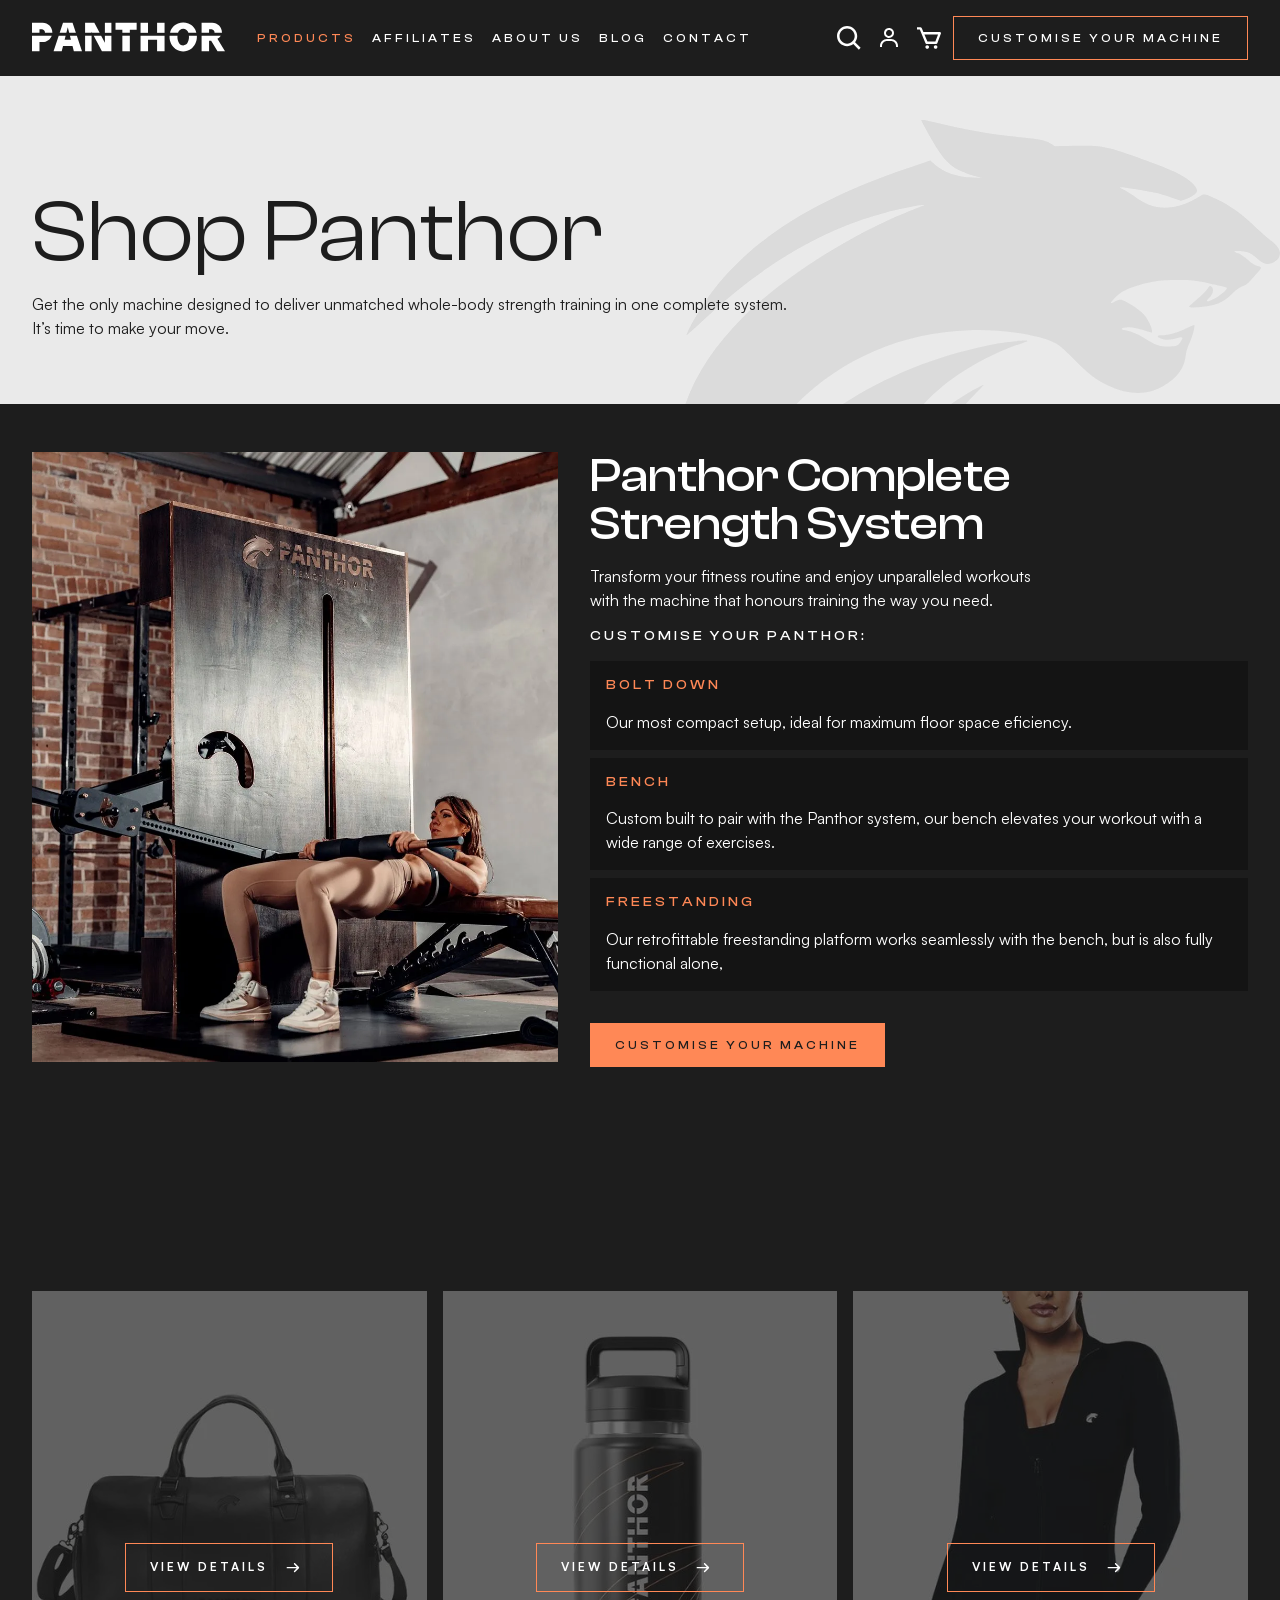
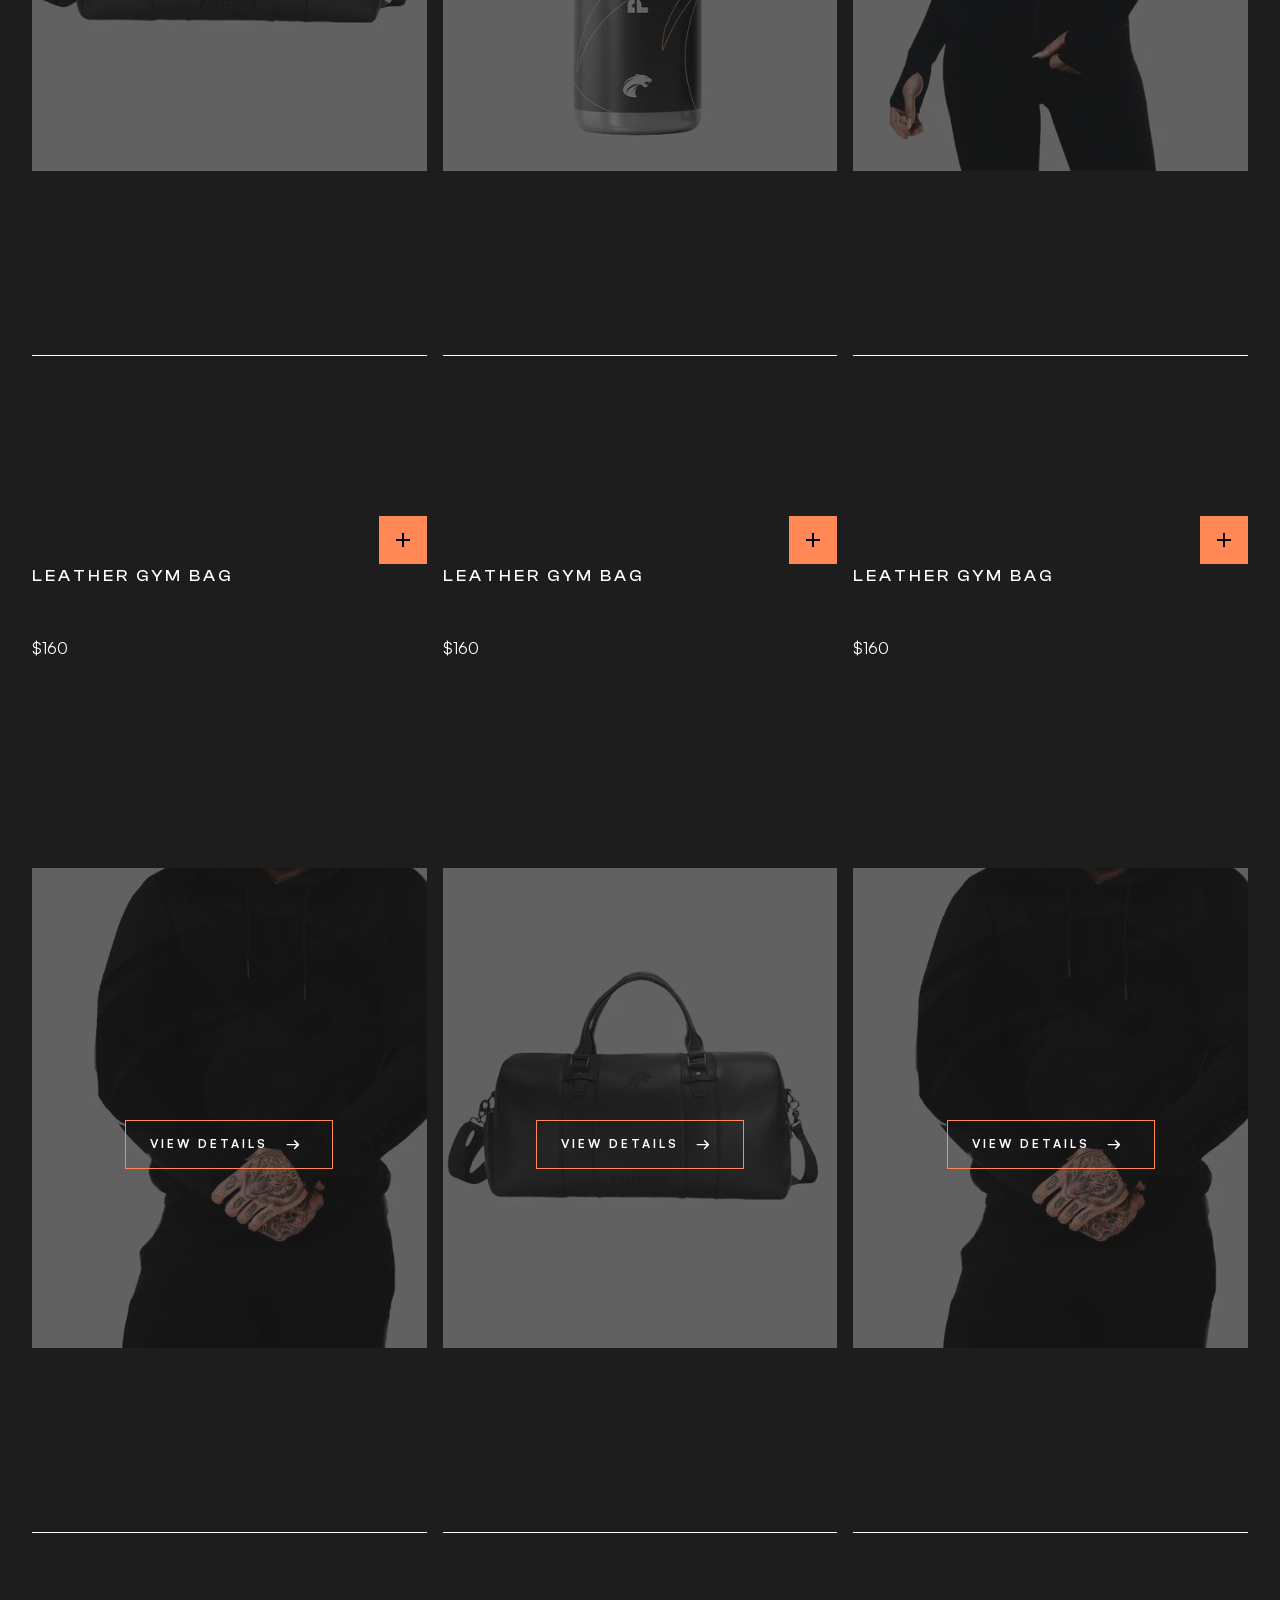
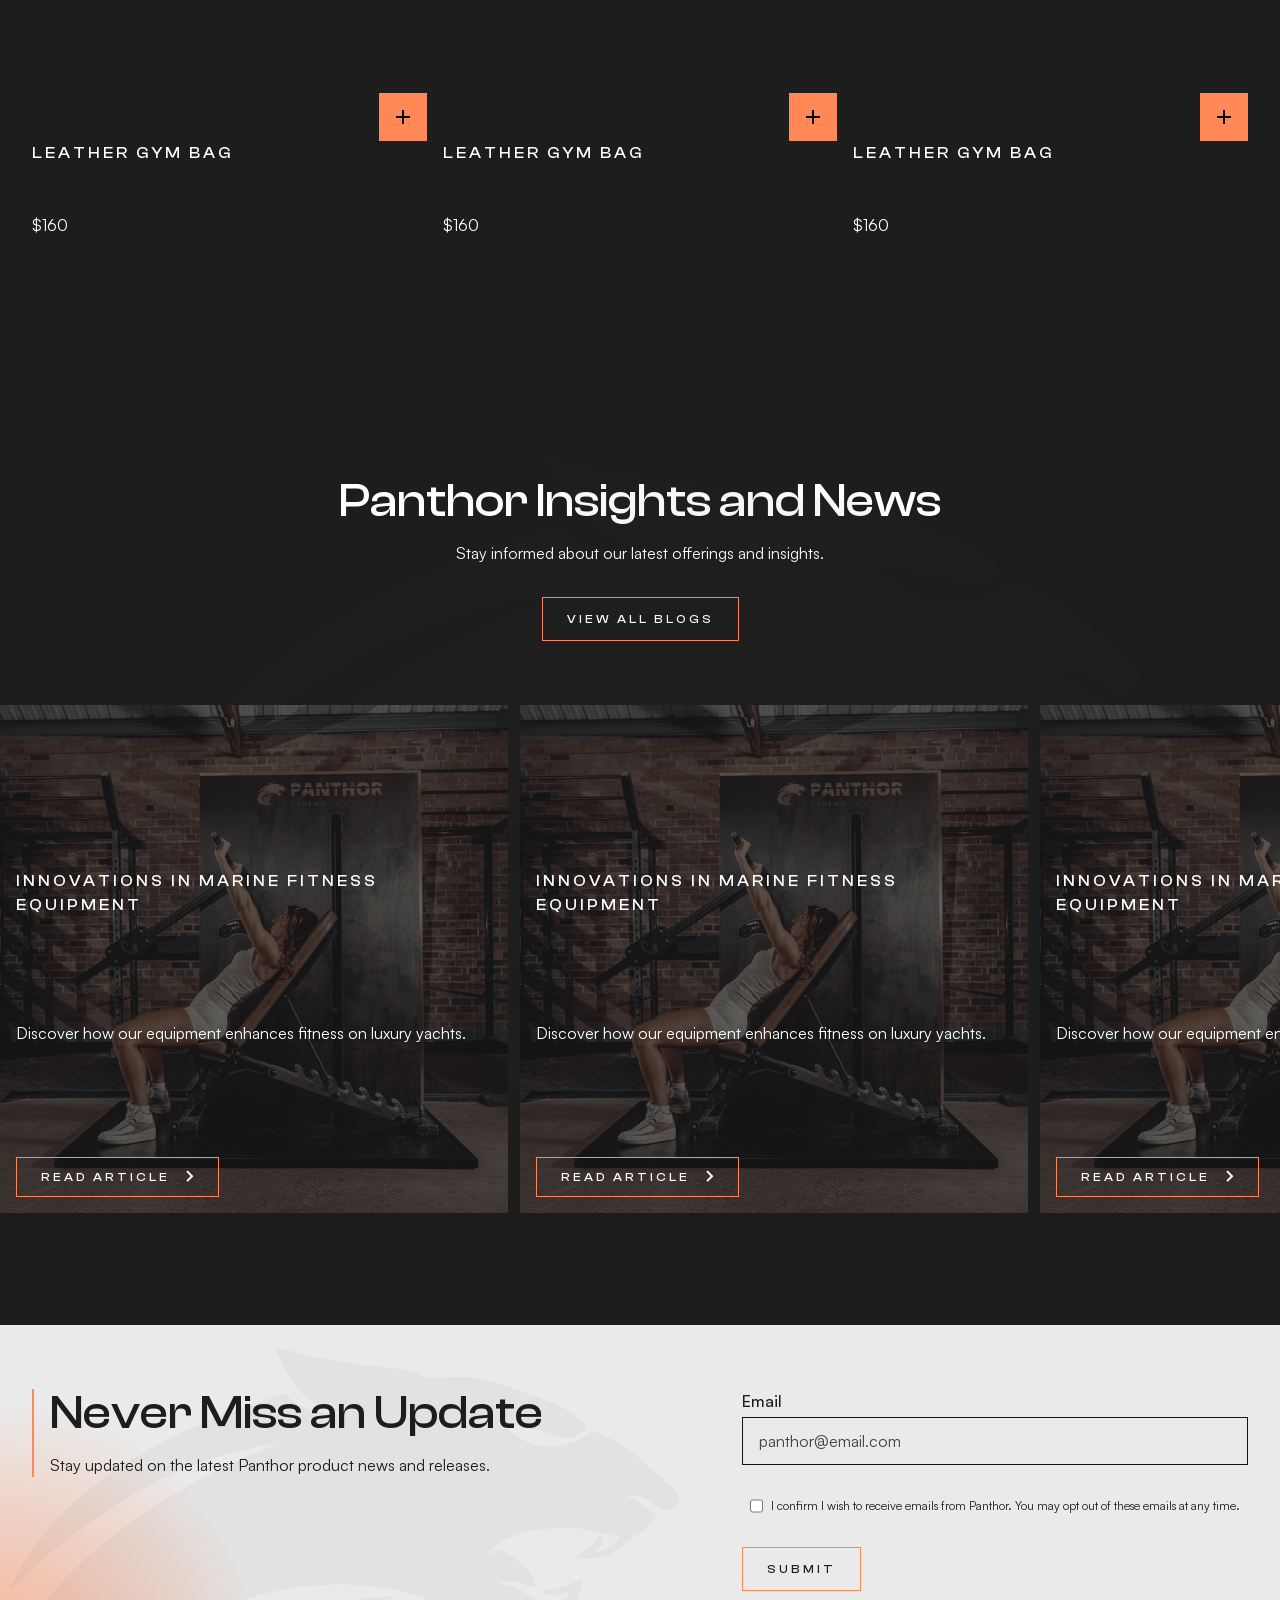
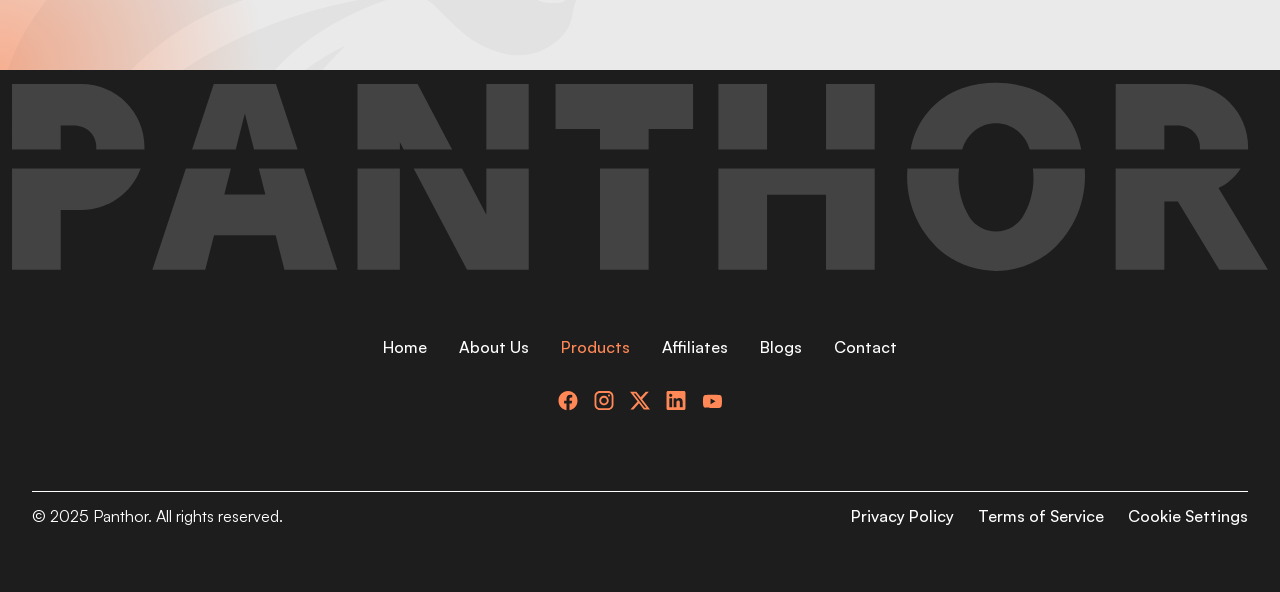
<file: shop.html>
<!DOCTYPE html><!--  Last Published: Thu May 14 2026 00:38:21 GMT+0000 (Coordinated Universal Time)  -->
<html data-wf-page="68368247a2442bd9eb887d16" data-wf-site="6834fa433fd5947ee89aa4ad" lang="en-AU">
<head>
  <meta charset="utf-8">
  <title>Shop</title>
  <meta content="Shop" property="og:title">
  <meta content="Shop" property="twitter:title">
  <meta content="width=device-width, initial-scale=1" name="viewport">
  <link href="css/normalize.css" rel="stylesheet" type="text/css">
  <link href="css/components.css" rel="stylesheet" type="text/css">
  <link href="css/panthor-dev.css" rel="stylesheet" type="text/css">
  <style>html.w-mod-js:not(.w-mod-ix3) :is(#typewriter) {visibility: hidden !important;}</style>
  <script type="text/javascript">!function(o,c){var n=c.documentElement,t=" w-mod-";n.className+=t+"js",("ontouchstart"in o||o.DocumentTouch&&c instanceof DocumentTouch)&&(n.className+=t+"touch")}(window,document);</script>
  <link href="images/favicon.png" rel="shortcut icon" type="image/x-icon">
  <link href="images/webclip.png" rel="apple-touch-icon">
  <link rel="stylesheet" href="https://cdn.jsdelivr.net/npm/swiper@11/swiper-bundle.min.css">
  <style>
  .swiper-button-prev:after,
  .swiper-button-next:after {
    display: none;
  }
  .transform-none {
    transform: none !important;
  }
</style>
  <script src="https://cdn.jsdelivr.net/npm/swiper@11/swiper-bundle.min.js"></script>
  <script>
  const runOnDomReady = (callback) => {
    return document.addEventListener("DOMContentLoaded", callback);
  };
   const initSlider = (identifier, config, breakpoint) => {
    let slider = null;
    if (breakpoint) {
      const runOnMatch = (media) => {
        if (media.matches && !slider) {
          slider = new Swiper(identifier, config);
          slider.init();
        }
        if (!media.matches && slider) {
          slider.destroy();
          slider = null;
        }
      };
      const media = window.matchMedia(
        `only screen and (${breakpoint >= 0 ? "min" : "max"}-width: ${
          breakpoint >= 0 ? breakpoint : breakpoint * -1
        }px)`
      );
      runOnMatch(media);
      window.addEventListener("resize", () => {
        runOnMatch(media);
      });
      media.addEventListener("change", runOnMatch);
    } else {
      slider = new Swiper(identifier, config);
    }
  };
  const resolveSliderHeight = (swiper) => {
    const params = swiper.params;
    const swiperEl = swiper.el;
    if (params.direction && params.direction === "vertical") {
      const swiperSlides = swiper.slides;
      const slidesPerView = params.slidesPerView || 1;
      const activeIndex = swiper[params.loop ? "realIndex" : "activeIndex"];
      let height = 0;
      let index = activeIndex + (slidesPerView - 1);
      while (index >= activeIndex) {
        if (index < swiperSlides.length) {
          height += swiperSlides[index].firstChild.offsetHeight;
        }
        index--;
      }
      const spaceBetween = params.spaceBetween;
      if (spaceBetween && slidesPerView && (slidesPerView > 1)) {
        height += (spaceBetween * slidesPerView);
      }
      swiperEl.style.height = height > 0 ? `${height}px` : "auto";
    } else {
      swiperEl.style.height = "auto";
    }
  };
const initSliderTransformRemover = (swiper) => {
  const { el, slides } = swiper;
  if (!el.classList.contains("init-slider-transform-remover")) {
    el.classList.add("init-slider-transform-remover");
    slides.forEach((slide) => {
      const transformedElements = slide.querySelectorAll(
        "[data-slider='transform-element']"
      );
      const setters = slide.querySelectorAll(
        "[data-slider='transform-setter']"
      );
      if (setters.length > 0) {
        setters.forEach((setter) => {
          setter.addEventListener("click", () => {
            slide.classList.add("transform-none");
            swiper.wrapperEl.classList.add("transform-none");
            el.closest(".swiper-container").style.zIndex = 9999;
            if (transformedElements.length > 0) {
              transformedElements.forEach((element) => {
                element.classList.add("transform-none");
              });
            }
          });
        });
      }
      const resetters = slide.querySelectorAll(
        "[data-slider='transform-resetter']"
      );
      if (resetters.length > 0) {
        resetters.forEach((resetter) => {
          resetter.addEventListener("click", () => {
            slide.classList.remove("transform-none");
            swiper.wrapperEl.classList.remove("transform-none");
            el.closest(".swiper-container").removeAttribute("style");
            if (transformedElements.length > 0) {
              transformedElements.forEach((element) => {
                element.classList.remove("transform-none");
              });
            }
          });
        });
      }
    });
  }
};
  /*Typewriter*/
function typeTextOnView(id, speed = 35) {
  const element = document.getElementById(id);
  if (!element) return;
  let hasAnimated = false;
  // Utility: wrap text node characters in span
  function wrapCharactersInSpans(node) {
    const fragment = document.createDocumentFragment();
    node.textContent.split('').forEach(char => {
      const span = document.createElement('span');
      span.textContent = char;
      span.style.opacity = '0.6';
      span.style.transition = 'opacity 0.3s ease';
      fragment.appendChild(span);
    });
    return fragment;
  }
  // Recursive function to walk the DOM and wrap only text nodes
  function processNode(node) {
    if (node.nodeType === Node.TEXT_NODE) {
      const spanWrapped = wrapCharactersInSpans(node);
      node.replaceWith(spanWrapped);
    } else if (node.nodeType === Node.ELEMENT_NODE) {
      node.childNodes.forEach(child => processNode(child));
    }
  }
  // Preserve layout height
  const clone = element.cloneNode(true);
  clone.style.position = 'absolute';
  clone.style.visibility = 'hidden';
  clone.style.pointerEvents = 'none';
  clone.style.height = 'auto';
  clone.style.opacity = 1;
  element.parentNode.insertBefore(clone, element.nextSibling);
  const fixedHeight = clone.offsetHeight + 'px';
  clone.remove();
  element.style.height = fixedHeight;
  element.style.overflow = 'hidden';
  // Typewriter animation (opacity fade)
  function typeWriter() {
    const spans = element.querySelectorAll('span');
    let i = 0;
    function fadeChar() {
      if (i < spans.length) {
        spans[i].style.opacity = '1';
        i++;
        setTimeout(fadeChar, speed);
      }
    }
    fadeChar();
  }
  // Observe when element enters viewport
  const observer = new IntersectionObserver(
    (entries, observer) => {
      entries.forEach(entry => {
        if (entry.isIntersecting && !hasAnimated) {
          hasAnimated = true;
          typeWriter();
          observer.unobserve(element);
        }
      });
    },
    { threshold: 0.5 }
  );
  observer.observe(element);
  // Run character wrapping after DOM is loaded
  processNode(element);
}
  // Initialize when DOM is ready
  document.addEventListener("DOMContentLoaded", () => {
    typeTextOnView('typewriter-text');
  });
</script>
</head>
<body>
  <div class="page-wrapper">
    <div class="global-styles w-embed">
      <style>
/* Make text look crisper and more legible in all browsers */
body {
  -webkit-font-smoothing: antialiased;
  -moz-osx-font-smoothing: grayscale;
  font-smoothing: antialiased;
  text-rendering: optimizeLegibility;
}
/* Focus state style for keyboard navigation for the focusable elements */
*[tabindex]:focus-visible,
  input[type="file"]:focus-visible {
   outline: 0.125rem solid #4d65ff;
   outline-offset: 0.125rem;
}
/* Set color style to inherit */
.inherit-color * {
    color: inherit;
}
/* Get rid of top margin on first element in any rich text element */
.w-richtext > :not(div):first-child, .w-richtext > div:first-child > :first-child {
  margin-top: 0 !important;
}
/* Get rid of bottom margin on last element in any rich text element */
.w-richtext>:last-child, .w-richtext ol li:last-child, .w-richtext ul li:last-child {
	margin-bottom: 0 !important;
}
/* Make sure containers never lose their center alignment */
.container-medium,.container-small, .container-large {
	margin-right: auto !important;
  margin-left: auto !important;
}
/* 
Make the following elements inherit typography styles from the parent and not have hardcoded values. 
Important: You will not be able to style for example "All Links" in Designer with this CSS applied.
Uncomment this CSS to use it in the project. Leave this message for future hand-off.
*/
/*
a,
.w-input,
.w-select,
.w-tab-link,
.w-nav-link,
.w-dropdown-btn,
.w-dropdown-toggle,
.w-dropdown-link {
  color: inherit;
  text-decoration: inherit;
  font-size: inherit;
}
*/
/* Apply "..." after 3 lines of text */
.text-style-3lines {
	display: -webkit-box;
	overflow: hidden;
	-webkit-line-clamp: 3;
	-webkit-box-orient: vertical;
}
/* Apply "..." after 2 lines of text */
.text-style-2lines {
	display: -webkit-box;
	overflow: hidden;
	-webkit-line-clamp: 2;
	-webkit-box-orient: vertical;
}
/* These classes are never overwritten */
.hide {
  display: none !important;
}
@media screen and (max-width: 991px) {
    .hide, .hide-tablet {
        display: none !important;
    }
}
  @media screen and (max-width: 767px) {
    .hide-mobile-landscape{
      display: none !important;
    }
}
  @media screen and (max-width: 479px) {
    .hide-mobile{
      display: none !important;
    }
}
.margin-0 {
  margin: 0rem !important;
}
.padding-0 {
  padding: 0rem !important;
}
.spacing-clean {
padding: 0rem !important;
margin: 0rem !important;
}
.margin-top {
  margin-right: 0rem !important;
  margin-bottom: 0rem !important;
  margin-left: 0rem !important;
}
.padding-top {
  padding-right: 0rem !important;
  padding-bottom: 0rem !important;
  padding-left: 0rem !important;
}
.margin-right {
  margin-top: 0rem !important;
  margin-bottom: 0rem !important;
  margin-left: 0rem !important;
}
.padding-right {
  padding-top: 0rem !important;
  padding-bottom: 0rem !important;
  padding-left: 0rem !important;
}
.margin-bottom {
  margin-top: 0rem !important;
  margin-right: 0rem !important;
  margin-left: 0rem !important;
}
.padding-bottom {
  padding-top: 0rem !important;
  padding-right: 0rem !important;
  padding-left: 0rem !important;
}
.margin-left {
  margin-top: 0rem !important;
  margin-right: 0rem !important;
  margin-bottom: 0rem !important;
}
.padding-left {
  padding-top: 0rem !important;
  padding-right: 0rem !important;
  padding-bottom: 0rem !important;
}
.margin-horizontal {
  margin-top: 0rem !important;
  margin-bottom: 0rem !important;
}
.padding-horizontal {
  padding-top: 0rem !important;
  padding-bottom: 0rem !important;
}
.margin-vertical {
  margin-right: 0rem !important;
  margin-left: 0rem !important;
}
.padding-vertical {
  padding-right: 0rem !important;
  padding-left: 0rem !important;
}
.padding-top-0{
	padding-top: 0 !important;
}
.padding-bottom-0{
	padding-bottom: 0 !important;
}
/*Dev Code*/
.swiper-container,
.component_testimonial_container,
.gallery-container{
	display: grid;
	grid-template-columns: minmax(0px, 1fr);
	max-width: 100%;
}
.wf-design-mode .component_news_wrap{
  gap: 0.75rem;
}
.wf-design-mode .product_image_swiper_wrap{
	gap: 1rem;
}
.wf-design-mode .component_product_overview_wrap,
.wf-design-mode .product_video_wrap{
	gap: 1.5rem;
}
.wf-design-mode .component_testimonial_wrap{
	gap: 2.5rem;
}
.wf-design-mode .swiper-wrapper{
	display: flex;
}
.wf-design-mode .swiper-wrapper > *{
	  flex: 0 0 auto;
}
.about_journey_slide.swiper-slide-active{
	opacity: 1;
}
.swiper{
	width: 100%;
}
@keyframes marqueeLoop{
  100% {
    transform: translateX(-50%)
  }
}
.component_blurb_description li::marker{
	color: var(--background-color--background-tertiary);
}
@media screen and (min-width: 1921px){
	.container-large{
  	max-width: 100rem;
  }
}
@media screen and (max-width: 690px){
#typewriter-text{
min-height: 390px;
}
}
</style>
    </div>
    <header class="component_header">
      <div class="page-width">
        <div class="component_header_wrap">
          <div class="component_header_logo_child">
            <a href="index.html" class="component_header_logo_link w-inline-block">
              <div class="component_header_logo w-embed"><svg xmlns="http://www.w3.org/2000/svg" width="100%" height="100%" viewbox="0 0 193 30" fill="none">
                  <path d="M0 13.7152H19.7708C18.3787 17.5339 14.7341 20.0777 10.6517 20.0777H7.4819V29.2694H0.00154321V13.7136L0 13.7152Z" fill="currentColor"></path>
                  <path d="M7.48036 7.13477V10.8246H0V0.772217H10.6501C16.0075 0.772217 20.3505 5.09421 20.3505 10.4257C20.3505 10.5592 20.3474 10.6927 20.3428 10.8246H12.9395C13.1615 9.02037 11.8711 7.38025 10.0596 7.15932C9.92704 7.14244 9.79292 7.13477 9.65879 7.13477H7.4819H7.48036Z" fill="currentColor"></path>
                  <path d="M33.6386 13.7151H26.7132L21.5624 29.2709H29.6933L31.0408 23.9562H40.5115L41.8589 29.2709H49.9899L44.839 13.7151H37.9137L38.9312 17.7287H32.6195L33.637 13.7151H33.6386Z" fill="currentColor"></path>
                  <path d="M34.3724 10.8246H27.6721L31.0007 0.772217H40.5546L43.8832 10.8246H37.1829L35.7784 5.28446L34.3739 10.8246H34.3724Z" fill="currentColor"></path>
                  <path d="M53.0884 13.7151H59.6005V29.2709H53.0884V13.7151Z" fill="currentColor"></path>
                  <path d="M62.3232 0.772217H53.0884V10.8246H59.6005V9.69237L60.1972 10.8246H67.6236L62.3232 0.772217Z" fill="currentColor"></path>
                  <path d="M79.4011 10.8246V0.772217H72.8889V10.8246H79.4011Z" fill="currentColor"></path>
                  <path d="M69.1472 13.7151L72.889 20.8125V13.7151H79.4011V29.2709H69.9212L61.7208 13.7151H69.1472Z" fill="currentColor"></path>
                  <path d="M104.657 0.772217H83.5232V7.65181H90.3499V10.8262H97.8302V7.65181H104.657V0.772217Z" fill="currentColor"></path>
                  <path d="M90.35 13.7151H97.8303V29.2709H90.35V13.7151Z" fill="currentColor"></path>
                  <path d="M108.545 0.772217H116.026V10.8246H108.545V0.772217Z" fill="currentColor"></path>
                  <path d="M125.085 0.772217H132.565V10.8246H125.085V0.772217Z" fill="currentColor"></path>
                  <path d="M108.545 13.7151H132.565V29.2709H125.085V17.744H116.027V29.2709H108.547V13.7151H108.545Z" fill="currentColor"></path>
                  <path d="M145.531 13.7151C145.19 16.3187 145.758 18.9592 147.136 21.1976C148.602 23.4315 151.61 24.0606 153.856 22.6015C154.419 22.2363 154.9 21.7576 155.267 21.1976C156.645 18.9592 157.212 16.3187 156.872 13.7151H164.835C165.234 18.8426 163.011 23.8258 158.919 26.968C154.3 30.2451 148.101 30.2451 143.48 26.968C139.381 23.8335 137.166 18.841 137.599 13.7151H145.528H145.531Z" fill="currentColor"></path>
                  <path d="M146.016 10.8246C146.326 9.68615 146.986 8.67354 147.905 7.9279C149.838 6.41052 152.565 6.41052 154.499 7.9279C155.418 8.67201 156.077 9.68615 156.387 10.8246H164.302C163.584 6.4903 160.555 2.88634 156.395 1.41652C153.025 0.29345 149.379 0.29345 146.009 1.41652C141.849 2.88634 138.82 6.4903 138.101 10.8246H146.016Z" fill="currentColor"></path>
                  <path d="M177.077 7.13477V10.8246H169.597V0.772217H180.247C185.604 0.772217 189.947 5.09421 189.947 10.4257C189.947 10.5592 189.944 10.6927 189.94 10.8246H182.536C182.758 9.02037 181.468 7.38025 179.656 7.15932C179.524 7.14244 179.39 7.13477 179.256 7.13477H177.079H177.077Z" fill="currentColor"></path>
                  <path d="M188.814 13.7151H169.596V29.2709H177.076V18.7659H179.156L185.52 29.2709H193L185.398 16.7238C186.792 16.0502 187.973 15.01 188.813 13.7151H188.814Z" fill="currentColor"></path>
                </svg></div>
            </a>
          </div>
          <div class="component_header_navigation">
            <div class="component_header_navigation_item is-nav">
              <div class="component_offcanvas">
                <div class="component_nav_list_wrap">
                  <div class="component_nav_list_link">
                    <a href="shop.html" aria-current="page" class="component_nav_link w--current">Products</a>
                    <a href="affiliates.html" class="component_nav_link">Affiliates</a>
                    <a href="about.html" class="component_nav_link">About Us</a>
                    <a href="blog.html" class="component_nav_link">Blog</a>
                    <a href="contact.html" class="component_nav_link">Contact</a>
                  </div>
                  <div class="component_nav_list_wrap_icon">
                    <div class="component_nav_icon_item hide-tablet"><img src="images/search-icon.svg" loading="lazy" width="20" height="20" alt="" class="component_nav_list_icon"></div>
                    <div class="component_nav_icon_item"><img src="images/profile-icon.svg" loading="lazy" width="20" height="20" alt="" class="component_nav_list_icon">
                      <div class="show-tablet">
                        <p class="text-color-secondary">Log In</p>
                      </div>
                    </div>
                    <div class="component_nav_icon_item"><img src="images/cart-icon.svg" loading="lazy" width="20" height="20" alt="" class="component_nav_list_icon">
                      <div class="show-tablet">
                        <p class="text-color-secondary">Cart</p>
                      </div>
                    </div>
                  </div>
                </div>
              </div>
            </div>
            <div class="component_header_navigation_item">
              <div class="component_header_widget_wrap">
                <div class="component_header_widget_item">
                  <a href="product-template.html" class="button-primary is-widget w-button">cUSTOMISE <span class="hide-mobile-portrait">YOUR </span>MACHINE</a>
                  <a href="product-template.html" class="button-secondary is-desktop w-button">Customise your machine</a>
                </div>
                <div class="component_header_widget_item is-burger">
                  <div data-w-id="ff451305-ab5f-5f04-9caf-f738f2c5f5e8" class="component_header_burger">
                    <div class="component_header_burger_line is-top"></div>
                    <div class="component_header_burger_line is-middle"></div>
                    <div class="component_header_burger_line is-bottom"></div>
                  </div>
                </div>
              </div>
            </div>
          </div>
        </div>
      </div>
    </header>
    <main class="main-wrapper">
      <section class="shop_banner_sections">
        <div class="page-width">
          <div class="max-width-large">
            <h1>Shop Panthor</h1>
            <div class="spacer-regular"></div>
            <p>Get the only machine designed to deliver unmatched whole-body strength training in one complete system. It’s time to make your move.</p>
          </div>
        </div>
        <div class="shop_banner_background"><img src="images/panthor-watermark-faded-landscape.svg" loading="lazy" width="602" height="477" alt="" class="shop_banner_background_image"><img src="images/panthor-watermark-faded-landscape.svg" loading="lazy" width="602" height="477" alt="" class="shop_banner_background_image"></div>
      </section>
      <section class="shop_system_section">
        <div class="background-color-primary">
          <div class="padding-section-small">
            <div class="page-width">
              <div class="shop_system_wrap">
                <div class="shop_system_wrap_item"><img class="shop_system_image" src="images/panthor-system_1.webp" width="556" height="610" alt="" sizes="(max-width: 767px) 100vw, 556px" id="shop_sytstem_image" loading="lazy" srcset="images/panthor-system_1panthor-system.webp 500w, images/panthor-system_1panthor-system.webp 800w, images/panthor-system_1panthor-system.webp 1080w, images/panthor-system_1.webp 1132w"></div>
                <div class="shop_system_wrap_item">
                  <div class="shop_system_content">
                    <h2>Panthor Complete  <br>Strength System</h2>
                    <div class="spacer-regular"></div>
                    <div class="shop_system_description">
                      <p>Transform your fitness routine and enjoy unparalleled workouts with the machine that honours training the way you need.</p>
                    </div>
                    <div class="spacer-regular"></div>
                    <div class="shop_system_subheading">
                      <h3 class="text-size-small text-style-allcaps">Customise your Panthor:</h3>
                    </div>
                    <div class="spacer-regular"></div>
                    <div class="shop_system_list">
                      <div class="shop_system_item">
                        <div class="shop_system_card">
                          <div class="shop_system_heading">
                            <h4 class="text-size-small text-style-allcaps text-color-alternate">Bolt Down</h4>
                          </div>
                          <div class="spacer-small"></div>
                          <p>Our most compact setup, ideal for maximum floor space eficiency.</p>
                        </div>
                      </div>
                      <div class="shop_system_item">
                        <div class="shop_system_card">
                          <div class="shop_system_heading">
                            <h4 class="text-size-small text-style-allcaps text-color-alternate">Bench</h4>
                          </div>
                          <div class="spacer-small"></div>
                          <p>Custom built to pair with the Panthor system, our bench elevates your workout with a wide range of exercises.</p>
                        </div>
                      </div>
                      <div class="shop_system_item">
                        <div class="shop_system_card">
                          <div class="shop_system_heading">
                            <h4 class="text-size-small text-style-allcaps text-color-alternate">Freestanding</h4>
                          </div>
                          <div class="spacer-small"></div>
                          <p>Our retrofittable freestanding platform works seamlessly with the bench, but is also fully functional alone,</p>
                        </div>
                      </div>
                    </div>
                    <div class="spacer-medium"></div>
                    <div class="button-group">
                      <a href="#" class="button-primary w-button">Customise Your Machine</a>
                    </div>
                  </div>
                </div>
              </div>
            </div>
          </div>
        </div>
      </section>
      <section class="shop_overview_section">
        <div class="background-color-primary">
          <div class="padding-section-medium">
            <div class="page-width">
              <div class="shop_list">
                <div class="component_product_card">
                  <div class="component_product_card_top">
                    <div class="product_card_image_wrap"><img src="images/product-image-placeholder-1_1.webp" loading="lazy" width="350" height="400" alt="" sizes="(max-width: 479px) 100vw, 350px" srcset="images/product-image-placeholder-1_1product-image-placeholder-1.webp 500w, images/product-image-placeholder-1_1.webp 700w" class="component_product_card_image">
                      <div class="component_product_image_overlay">
                        <a data-w-id="f88ea6c6-924f-f986-556e-dc9ed864de8c" href="#" class="component_product_view_button w-inline-block">
                          <div>View Details</div>
                          <div class="button-secondary-icon-embed w-embed"><svg width="100%" height="100%" viewbox="0 0 24 24" fill="none" xmlns="http://www.w3.org/2000/svg">
                              <path d="M13.4697 8.53033C13.1768 8.23744 13.1768 7.76256 13.4697 7.46967C13.7626 7.17678 14.2374 7.17678 14.5303 7.46967L18.5303 11.4697C18.8232 11.7626 18.8232 12.2374 18.5303 12.5303L14.5303 16.5303C14.2374 16.8232 13.7626 16.8232 13.4697 16.5303C13.1768 16.2374 13.1768 15.7626 13.4697 15.4697L16.1893 12.75H6.5C6.08579 12.75 5.75 12.4142 5.75 12C5.75 11.5858 6.08579 11.25 6.5 11.25H16.1893L13.4697 8.53033Z" fill="currentColor"></path>
                            </svg></div>
                        </a>
                      </div>
                    </div>
                    <div class="spacer-small"></div>
                    <div class="component_divider_line"></div>
                    <div class="spacer-small"></div>
                  </div>
                  <div class="component_product_card_bottom">
                    <div class="component_product_card_bottom_item">
                      <h3 class="heading-style-h6">Leather gym bag</h3>
                      <p>$160</p>
                    </div>
                    <div class="component_product_card_add-wrap"><button class="component_product_card_add_button"><img src="images/plus-dark-icon.svg" loading="lazy" alt=""></button></div>
                  </div>
                </div>
                <div class="component_product_card">
                  <div class="component_product_card_top">
                    <div class="product_card_image_wrap"><img src="images/product-image-placeholder-2_1.webp" loading="lazy" width="350" height="400" alt="" sizes="(max-width: 479px) 100vw, 350px" srcset="images/product-image-placeholder-2_1product-image-placeholder-2.webp 500w, images/product-image-placeholder-2_1.webp 700w" class="component_product_card_image">
                      <div class="component_product_image_overlay">
                        <a data-w-id="f88ea6c6-924f-f986-556e-dc9ed864de8c" href="#" class="component_product_view_button w-inline-block">
                          <div>View Details</div>
                          <div class="button-secondary-icon-embed w-embed"><svg width="100%" height="100%" viewbox="0 0 24 24" fill="none" xmlns="http://www.w3.org/2000/svg">
                              <path d="M13.4697 8.53033C13.1768 8.23744 13.1768 7.76256 13.4697 7.46967C13.7626 7.17678 14.2374 7.17678 14.5303 7.46967L18.5303 11.4697C18.8232 11.7626 18.8232 12.2374 18.5303 12.5303L14.5303 16.5303C14.2374 16.8232 13.7626 16.8232 13.4697 16.5303C13.1768 16.2374 13.1768 15.7626 13.4697 15.4697L16.1893 12.75H6.5C6.08579 12.75 5.75 12.4142 5.75 12C5.75 11.5858 6.08579 11.25 6.5 11.25H16.1893L13.4697 8.53033Z" fill="currentColor"></path>
                            </svg></div>
                        </a>
                      </div>
                    </div>
                    <div class="spacer-small"></div>
                    <div class="component_divider_line"></div>
                    <div class="spacer-small"></div>
                  </div>
                  <div class="component_product_card_bottom">
                    <div class="component_product_card_bottom_item">
                      <h3 class="heading-style-h6">Leather gym bag</h3>
                      <p>$160</p>
                    </div>
                    <div class="component_product_card_add-wrap"><button class="component_product_card_add_button"><img src="images/plus-dark-icon.svg" loading="lazy" alt=""></button></div>
                  </div>
                </div>
                <div class="component_product_card">
                  <div class="component_product_card_top">
                    <div class="product_card_image_wrap"><img src="images/product-image-placeholder-3_1.webp" loading="lazy" width="350" height="400" alt="" sizes="(max-width: 479px) 100vw, 350px" srcset="images/product-image-placeholder-3_1product-image-placeholder-3.webp 500w, images/product-image-placeholder-3_1.webp 700w" class="component_product_card_image">
                      <div class="component_product_image_overlay">
                        <a data-w-id="f88ea6c6-924f-f986-556e-dc9ed864de8c" href="#" class="component_product_view_button w-inline-block">
                          <div>View Details</div>
                          <div class="button-secondary-icon-embed w-embed"><svg width="100%" height="100%" viewbox="0 0 24 24" fill="none" xmlns="http://www.w3.org/2000/svg">
                              <path d="M13.4697 8.53033C13.1768 8.23744 13.1768 7.76256 13.4697 7.46967C13.7626 7.17678 14.2374 7.17678 14.5303 7.46967L18.5303 11.4697C18.8232 11.7626 18.8232 12.2374 18.5303 12.5303L14.5303 16.5303C14.2374 16.8232 13.7626 16.8232 13.4697 16.5303C13.1768 16.2374 13.1768 15.7626 13.4697 15.4697L16.1893 12.75H6.5C6.08579 12.75 5.75 12.4142 5.75 12C5.75 11.5858 6.08579 11.25 6.5 11.25H16.1893L13.4697 8.53033Z" fill="currentColor"></path>
                            </svg></div>
                        </a>
                      </div>
                    </div>
                    <div class="spacer-small"></div>
                    <div class="component_divider_line"></div>
                    <div class="spacer-small"></div>
                  </div>
                  <div class="component_product_card_bottom">
                    <div class="component_product_card_bottom_item">
                      <h3 class="heading-style-h6">Leather gym bag</h3>
                      <p>$160</p>
                    </div>
                    <div class="component_product_card_add-wrap"><button class="component_product_card_add_button"><img src="images/plus-dark-icon.svg" loading="lazy" alt=""></button></div>
                  </div>
                </div>
                <div class="component_product_card">
                  <div class="component_product_card_top">
                    <div class="product_card_image_wrap"><img src="images/product-image-placeholder-4_1.webp" loading="lazy" width="350" height="400" alt="" sizes="(max-width: 479px) 100vw, 350px" srcset="images/product-image-placeholder-4_1product-image-placeholder-4.webp 500w, images/product-image-placeholder-4_1.webp 572w" class="component_product_card_image">
                      <div class="component_product_image_overlay">
                        <a data-w-id="f88ea6c6-924f-f986-556e-dc9ed864de8c" href="#" class="component_product_view_button w-inline-block">
                          <div>View Details</div>
                          <div class="button-secondary-icon-embed w-embed"><svg width="100%" height="100%" viewbox="0 0 24 24" fill="none" xmlns="http://www.w3.org/2000/svg">
                              <path d="M13.4697 8.53033C13.1768 8.23744 13.1768 7.76256 13.4697 7.46967C13.7626 7.17678 14.2374 7.17678 14.5303 7.46967L18.5303 11.4697C18.8232 11.7626 18.8232 12.2374 18.5303 12.5303L14.5303 16.5303C14.2374 16.8232 13.7626 16.8232 13.4697 16.5303C13.1768 16.2374 13.1768 15.7626 13.4697 15.4697L16.1893 12.75H6.5C6.08579 12.75 5.75 12.4142 5.75 12C5.75 11.5858 6.08579 11.25 6.5 11.25H16.1893L13.4697 8.53033Z" fill="currentColor"></path>
                            </svg></div>
                        </a>
                      </div>
                    </div>
                    <div class="spacer-small"></div>
                    <div class="component_divider_line"></div>
                    <div class="spacer-small"></div>
                  </div>
                  <div class="component_product_card_bottom">
                    <div class="component_product_card_bottom_item">
                      <h3 class="heading-style-h6">Leather gym bag</h3>
                      <p>$160</p>
                    </div>
                    <div class="component_product_card_add-wrap"><button class="component_product_card_add_button"><img src="images/plus-dark-icon.svg" loading="lazy" alt=""></button></div>
                  </div>
                </div>
                <div class="component_product_card">
                  <div class="component_product_card_top">
                    <div class="product_card_image_wrap"><img src="images/product-image-placeholder-1_1.webp" loading="lazy" width="350" height="400" alt="" sizes="(max-width: 479px) 100vw, 350px" srcset="images/product-image-placeholder-1_1product-image-placeholder-1.webp 500w, images/product-image-placeholder-1_1.webp 700w" class="component_product_card_image">
                      <div class="component_product_image_overlay">
                        <a data-w-id="f88ea6c6-924f-f986-556e-dc9ed864de8c" href="#" class="component_product_view_button w-inline-block">
                          <div>View Details</div>
                          <div class="button-secondary-icon-embed w-embed"><svg width="100%" height="100%" viewbox="0 0 24 24" fill="none" xmlns="http://www.w3.org/2000/svg">
                              <path d="M13.4697 8.53033C13.1768 8.23744 13.1768 7.76256 13.4697 7.46967C13.7626 7.17678 14.2374 7.17678 14.5303 7.46967L18.5303 11.4697C18.8232 11.7626 18.8232 12.2374 18.5303 12.5303L14.5303 16.5303C14.2374 16.8232 13.7626 16.8232 13.4697 16.5303C13.1768 16.2374 13.1768 15.7626 13.4697 15.4697L16.1893 12.75H6.5C6.08579 12.75 5.75 12.4142 5.75 12C5.75 11.5858 6.08579 11.25 6.5 11.25H16.1893L13.4697 8.53033Z" fill="currentColor"></path>
                            </svg></div>
                        </a>
                      </div>
                    </div>
                    <div class="spacer-small"></div>
                    <div class="component_divider_line"></div>
                    <div class="spacer-small"></div>
                  </div>
                  <div class="component_product_card_bottom">
                    <div class="component_product_card_bottom_item">
                      <h3 class="heading-style-h6">Leather gym bag</h3>
                      <p>$160</p>
                    </div>
                    <div class="component_product_card_add-wrap"><button class="component_product_card_add_button"><img src="images/plus-dark-icon.svg" loading="lazy" alt=""></button></div>
                  </div>
                </div>
                <div class="component_product_card">
                  <div class="component_product_card_top">
                    <div class="product_card_image_wrap"><img src="images/product-image-placeholder-4_1.webp" loading="lazy" width="350" height="400" alt="" sizes="(max-width: 479px) 100vw, 350px" srcset="images/product-image-placeholder-4_1product-image-placeholder-4.webp 500w, images/product-image-placeholder-4_1.webp 572w" class="component_product_card_image">
                      <div class="component_product_image_overlay">
                        <a data-w-id="f88ea6c6-924f-f986-556e-dc9ed864de8c" href="#" class="component_product_view_button w-inline-block">
                          <div>View Details</div>
                          <div class="button-secondary-icon-embed w-embed"><svg width="100%" height="100%" viewbox="0 0 24 24" fill="none" xmlns="http://www.w3.org/2000/svg">
                              <path d="M13.4697 8.53033C13.1768 8.23744 13.1768 7.76256 13.4697 7.46967C13.7626 7.17678 14.2374 7.17678 14.5303 7.46967L18.5303 11.4697C18.8232 11.7626 18.8232 12.2374 18.5303 12.5303L14.5303 16.5303C14.2374 16.8232 13.7626 16.8232 13.4697 16.5303C13.1768 16.2374 13.1768 15.7626 13.4697 15.4697L16.1893 12.75H6.5C6.08579 12.75 5.75 12.4142 5.75 12C5.75 11.5858 6.08579 11.25 6.5 11.25H16.1893L13.4697 8.53033Z" fill="currentColor"></path>
                            </svg></div>
                        </a>
                      </div>
                    </div>
                    <div class="spacer-small"></div>
                    <div class="component_divider_line"></div>
                    <div class="spacer-small"></div>
                  </div>
                  <div class="component_product_card_bottom">
                    <div class="component_product_card_bottom_item">
                      <h3 class="heading-style-h6">Leather gym bag</h3>
                      <p>$160</p>
                    </div>
                    <div class="component_product_card_add-wrap"><button class="component_product_card_add_button"><img src="images/plus-dark-icon.svg" loading="lazy" alt=""></button></div>
                  </div>
                </div>
              </div>
            </div>
          </div>
        </div>
      </section>
      <section class="component_news_section">
        <div class="component_news_overflow">
          <div class="component_news_background"><img src="images/panthor-watermark-faded-landscape.svg" loading="lazy" alt="" class="component_news_background_image"></div>
          <div class="padding-section-regular">
            <div class="page-width">
              <div class="max-width-large align-center">
                <div class="text-align-center">
                  <h2>Panthor Insights and News</h2>
                  <div class="spacer-small"></div>
                  <p>Stay informed about our latest offerings and insights.</p>
                  <div class="spacer-medium"></div>
                  <a href="blog.html" class="button-secondary w-button">View All Blogs</a>
                </div>
              </div>
            </div>
            <div class="spacer-xlarge"></div>
            <div class="page-width-full">
              <div class="swiper-container">
                <div id="news-slider" class="component_news_slider swiper">
                  <div class="component_news_wrap swiper-wrapper">
                    <div class="component_news_slide swiper-slide">
                      <div class="component_news_card"><img src="images/blog-placeholder-image_1.webp" loading="lazy" width="445" height="510" alt="" srcset="images/blog-placeholder-image_1blog-placeholder-image.webp 500w, images/blog-placeholder-image_1blog-placeholder-image.webp 800w, images/blog-placeholder-image_1.webp 1029w" sizes="(max-width: 479px) 100vw, 445px" class="component_news_image">
                        <div class="component_news_content_wrap">
                          <div class="component_news_content">
                            <h3 class="heading-style-h6">Innovations in Marine Fitness Equipment</h3>
                            <div class="spacer-xsmall"></div>
                            <p>Discover how our equipment enhances fitness on luxury yachts.</p>
                            <div class="spacer-regular"></div>
                            <div class="button-group">
                              <a href="article-template.html" class="button-secondary is-icon w-inline-block">
                                <div>Read Article</div>
                                <div class="button-icon w-embed"><svg width="8" height="12" viewbox="0 0 8 12" fill="none" xmlns="http://www.w3.org/2000/svg">
                                    <path d="M1.70697 11.8378L7.41397 6.13083L1.70697 0.423828L0.292969 1.83783L4.58597 6.13083L0.292969 10.4238L1.70697 11.8378Z" fill="currentColor"></path>
                                  </svg></div>
                              </a>
                            </div>
                          </div>
                        </div>
                      </div>
                    </div>
                    <div class="component_news_slide swiper-slide">
                      <div class="component_news_card"><img src="images/blog-placeholder-image_1.webp" loading="lazy" width="445" height="510" alt="" srcset="images/blog-placeholder-image_1blog-placeholder-image.webp 500w, images/blog-placeholder-image_1blog-placeholder-image.webp 800w, images/blog-placeholder-image_1.webp 1029w" sizes="(max-width: 479px) 100vw, 445px" class="component_news_image">
                        <div class="component_news_content_wrap">
                          <div class="component_news_content">
                            <h3 class="heading-style-h6">Innovations in Marine Fitness Equipment</h3>
                            <div class="spacer-xsmall"></div>
                            <p>Discover how our equipment enhances fitness on luxury yachts.</p>
                            <div class="spacer-regular"></div>
                            <div class="button-group">
                              <a href="article-template.html" class="button-secondary is-icon w-inline-block">
                                <div>Read Article</div>
                                <div class="button-icon w-embed"><svg width="8" height="12" viewbox="0 0 8 12" fill="none" xmlns="http://www.w3.org/2000/svg">
                                    <path d="M1.70697 11.8378L7.41397 6.13083L1.70697 0.423828L0.292969 1.83783L4.58597 6.13083L0.292969 10.4238L1.70697 11.8378Z" fill="currentColor"></path>
                                  </svg></div>
                              </a>
                            </div>
                          </div>
                        </div>
                      </div>
                    </div>
                    <div class="component_news_slide swiper-slide">
                      <div class="component_news_card"><img src="images/blog-placeholder-image_1.webp" loading="lazy" width="445" height="510" alt="" srcset="images/blog-placeholder-image_1blog-placeholder-image.webp 500w, images/blog-placeholder-image_1blog-placeholder-image.webp 800w, images/blog-placeholder-image_1.webp 1029w" sizes="(max-width: 479px) 100vw, 445px" class="component_news_image">
                        <div class="component_news_content_wrap">
                          <div class="component_news_content">
                            <h3 class="heading-style-h6">Innovations in Marine Fitness Equipment</h3>
                            <div class="spacer-xsmall"></div>
                            <p>Discover how our equipment enhances fitness on luxury yachts.</p>
                            <div class="spacer-regular"></div>
                            <div class="button-group">
                              <a href="article-template.html" class="button-secondary is-icon w-inline-block">
                                <div>Read Article</div>
                                <div class="button-icon w-embed"><svg width="8" height="12" viewbox="0 0 8 12" fill="none" xmlns="http://www.w3.org/2000/svg">
                                    <path d="M1.70697 11.8378L7.41397 6.13083L1.70697 0.423828L0.292969 1.83783L4.58597 6.13083L0.292969 10.4238L1.70697 11.8378Z" fill="currentColor"></path>
                                  </svg></div>
                              </a>
                            </div>
                          </div>
                        </div>
                      </div>
                    </div>
                    <div class="component_news_slide swiper-slide">
                      <div class="component_news_card"><img src="images/blog-placeholder-image_1.webp" loading="lazy" width="445" height="510" alt="" srcset="images/blog-placeholder-image_1blog-placeholder-image.webp 500w, images/blog-placeholder-image_1blog-placeholder-image.webp 800w, images/blog-placeholder-image_1.webp 1029w" sizes="(max-width: 479px) 100vw, 445px" class="component_news_image">
                        <div class="component_news_content_wrap">
                          <div class="component_news_content">
                            <h3 class="heading-style-h6">Innovations in Marine Fitness Equipment</h3>
                            <div class="spacer-xsmall"></div>
                            <p>Discover how our equipment enhances fitness on luxury yachts.</p>
                            <div class="spacer-regular"></div>
                            <div class="button-group">
                              <a href="article-template.html" class="button-secondary is-icon w-inline-block">
                                <div>Read Article</div>
                                <div class="button-icon w-embed"><svg width="8" height="12" viewbox="0 0 8 12" fill="none" xmlns="http://www.w3.org/2000/svg">
                                    <path d="M1.70697 11.8378L7.41397 6.13083L1.70697 0.423828L0.292969 1.83783L4.58597 6.13083L0.292969 10.4238L1.70697 11.8378Z" fill="currentColor"></path>
                                  </svg></div>
                              </a>
                            </div>
                          </div>
                        </div>
                      </div>
                    </div>
                    <div class="component_news_slide swiper-slide">
                      <div class="component_news_card"><img src="images/blog-placeholder-image_1.webp" loading="lazy" width="445" height="510" alt="" srcset="images/blog-placeholder-image_1blog-placeholder-image.webp 500w, images/blog-placeholder-image_1blog-placeholder-image.webp 800w, images/blog-placeholder-image_1.webp 1029w" sizes="(max-width: 479px) 100vw, 445px" class="component_news_image">
                        <div class="component_news_content_wrap">
                          <div class="component_news_content">
                            <h3 class="heading-style-h6">Innovations in Marine Fitness Equipment</h3>
                            <div class="spacer-xsmall"></div>
                            <p>Discover how our equipment enhances fitness on luxury yachts.</p>
                            <div class="spacer-regular"></div>
                            <div class="button-group">
                              <a href="article-template.html" class="button-secondary is-icon w-inline-block">
                                <div>Read Article</div>
                                <div class="button-icon w-embed"><svg width="8" height="12" viewbox="0 0 8 12" fill="none" xmlns="http://www.w3.org/2000/svg">
                                    <path d="M1.70697 11.8378L7.41397 6.13083L1.70697 0.423828L0.292969 1.83783L4.58597 6.13083L0.292969 10.4238L1.70697 11.8378Z" fill="currentColor"></path>
                                  </svg></div>
                              </a>
                            </div>
                          </div>
                        </div>
                      </div>
                    </div>
                    <div class="component_news_slide swiper-slide">
                      <div class="component_news_card"><img src="images/blog-placeholder-image_1.webp" loading="lazy" width="445" height="510" alt="" srcset="images/blog-placeholder-image_1blog-placeholder-image.webp 500w, images/blog-placeholder-image_1blog-placeholder-image.webp 800w, images/blog-placeholder-image_1.webp 1029w" sizes="(max-width: 479px) 100vw, 445px" class="component_news_image">
                        <div class="component_news_content_wrap">
                          <div class="component_news_content">
                            <h3 class="heading-style-h6">Innovations in Marine Fitness Equipment</h3>
                            <div class="spacer-xsmall"></div>
                            <p>Discover how our equipment enhances fitness on luxury yachts.</p>
                            <div class="spacer-regular"></div>
                            <div class="button-group">
                              <a href="article-template.html" class="button-secondary is-icon w-inline-block">
                                <div>Read Article</div>
                                <div class="button-icon w-embed"><svg width="8" height="12" viewbox="0 0 8 12" fill="none" xmlns="http://www.w3.org/2000/svg">
                                    <path d="M1.70697 11.8378L7.41397 6.13083L1.70697 0.423828L0.292969 1.83783L4.58597 6.13083L0.292969 10.4238L1.70697 11.8378Z" fill="currentColor"></path>
                                  </svg></div>
                              </a>
                            </div>
                          </div>
                        </div>
                      </div>
                    </div>
                  </div>
                </div>
              </div>
            </div>
          </div>
        </div>
        <div class="hide w-embed w-script">
          <script>
  runOnDomReady(() => {
     initSlider("#news-slider", {
    			slidesPerView: "auto",
    			spaceBetween: 12
  		});
  });
</script>
        </div>
      </section>
      <section class="component_newsletter_section">
        <div class="padding-section-regular">
          <div class="page-width-narrower">
            <div class="component_newsletter_wrap">
              <div class="component_newsletter_wrap_item">
                <div class="component_newsletter_headline">
                  <h2>Never Miss an Update</h2>
                  <div class="spacer-small"></div>
                  <p>Stay updated on the latest Panthor product news and releases.</p>
                </div>
              </div>
              <div class="component_newsletter_wrap_item">
                <div class="component_newsletter_block w-form">
                  <form id="wf-form-Newsletter-Form" name="wf-form-Newsletter-Form" data-name="Newsletter Form" redirect="/thank-you" data-redirect="/thank-you" method="get" class="component_newsletter_form" data-wf-page-id="68368247a2442bd9eb887d16" data-wf-element-id="5d04838d-d0e3-0100-4c5e-5f1a2f01b8fd"><label for="Email-Newsletter" class="form_label">Email</label><input class="form_input w-input" maxlength="256" name="Email-Newsletter" data-name="Email Newsletter" placeholder="panthor@email.com" type="email" id="Email-Newsletter" required="">
                    <div class="spacer-medium"></div><label class="w-checkbox form_checkbox_field"><input type="checkbox" name="Newsletter-Terms" id="Newsletter-Terms" data-name="Newsletter Terms" required="" class="w-checkbox-input form_checkbox"><span class="text-size-tiny w-form-label" for="Newsletter-Terms">I confirm I wish to receive emails from Panthor. You may opt out of these emails at any time.</span></label>
                    <div class="spacer-medium"></div>
                    <div class="button-group"><input type="submit" data-wait="Please wait..." class="button-tertiary w-button" value="Submit"></div>
                  </form>
                  <div class="w-form-done">
                    <div>Thank you! Your submission has been received!</div>
                  </div>
                  <div class="w-form-fail">
                    <div>Oops! Something went wrong while submitting the form.</div>
                  </div>
                </div>
              </div>
            </div>
          </div>
        </div>
        <div class="component_newsletter_vector_wrap"><img src="images/panthor-watermark-faded-landscape.svg" loading="lazy" width="679" height="539" alt="" class="component_newsletter_vector"></div>
      </section>
    </main>
    <footer class="component_footer">
      <div class="component_footer_logo_wrap"><img src="images/panthor.svg" loading="lazy" width="1418" height="212" alt="" class="component_footer_logo"></div>
      <div class="page-width">
        <div class="component_footer_nav_wrap">
          <div class="spacer-medium hide-tablet"></div>
          <div class="componet_footer_nav">
            <a href="index.html" class="component_footer_nav_link">Home</a>
            <a href="about.html" class="component_footer_nav_link">About Us</a>
            <a href="shop.html" aria-current="page" class="component_footer_nav_link w--current">Products</a>
            <a href="affiliates.html" class="component_footer_nav_link">Affiliates</a>
            <a href="blog.html" class="component_footer_nav_link">Blogs</a>
            <a href="contact.html" class="component_footer_nav_link">Contact</a>
          </div>
          <div class="spacer-medium"></div>
        </div>
        <div class="component_footer_social_list">
          <a href="#" class="component_footer_social_link w-inline-block">
            <div class="icon-embed w-embed"><svg xmlns="http://www.w3.org/2000/svg" width="100%" height="100%" viewbox="0 0 20 21" fill="none">
                <path d="M20 10.1705C20 4.61388 15.5229 0.109375 10 0.109375C4.47715 0.109375 0 4.61388 0 10.1705C0 15.1922 3.65684 19.3546 8.4375 20.1094V13.0788H5.89844V10.1705H8.4375V7.95389C8.4375 5.43233 9.9305 4.03949 12.2146 4.03949C13.3088 4.03949 14.4531 4.236 14.4531 4.236V6.71198H13.1922C11.95 6.71198 11.5625 7.48759 11.5625 8.28327V10.1705H14.3359L13.8926 13.0788H11.5625V20.1094C16.3432 19.3546 20 15.1924 20 10.1705Z" fill="currentColor"></path>
              </svg></div>
          </a>
          <a href="#" class="component_footer_social_link w-inline-block">
            <div class="icon-embed w-embed"><svg xmlns="http://www.w3.org/2000/svg" width="100%" height="100%" viewbox="0 0 18 19" fill="none">
                <path fill-rule="evenodd" clip-rule="evenodd" d="M13 0.109375H5C2.23858 0.109375 0 2.34795 0 5.10938V13.1094C0 15.8708 2.23858 18.1094 5 18.1094H13C15.7614 18.1094 18 15.8708 18 13.1094V5.10938C18 2.34795 15.7614 0.109375 13 0.109375ZM16.25 13.1094C16.2445 14.902 14.7926 16.3539 13 16.3594H5C3.20735 16.3539 1.75549 14.902 1.75 13.1094V5.10938C1.75549 3.31673 3.20735 1.86486 5 1.85938H13C14.7926 1.86486 16.2445 3.31673 16.25 5.10938V13.1094ZM13.75 5.35938C14.3023 5.35938 14.75 4.91165 14.75 4.35938C14.75 3.8071 14.3023 3.35938 13.75 3.35938C13.1977 3.35938 12.75 3.8071 12.75 4.35938C12.75 4.91165 13.1977 5.35938 13.75 5.35938ZM9 4.60938C6.51472 4.60938 4.5 6.62409 4.5 9.10938C4.5 11.5947 6.51472 13.6094 9 13.6094C11.4853 13.6094 13.5 11.5947 13.5 9.10938C13.5027 7.91507 13.0294 6.76894 12.1849 5.92445C11.3404 5.07996 10.1943 4.60672 9 4.60938ZM6.25 9.10938C6.25 10.6282 7.4812 11.8594 9 11.8594C10.5188 11.8594 11.75 10.6282 11.75 9.10938C11.75 7.59058 10.5188 6.35938 9 6.35938C7.4812 6.35938 6.25 7.59058 6.25 9.10938Z" fill="currentColor"></path>
              </svg></div>
          </a>
          <a href="#" class="component_footer_social_link w-inline-block">
            <div class="icon-embed w-embed"><svg xmlns="http://www.w3.org/2000/svg" width="100%" height="100%" viewbox="0 0 18 17" fill="none">
                <path d="M14.1761 0.109375H16.9362L10.9061 6.88678L18 16.1094H12.4456L8.0951 10.516L3.11723 16.1094H0.35544L6.80517 8.86018L0 0.109375H5.69545L9.6279 5.222L14.1761 0.109375ZM13.2073 14.4848H14.7368L4.86441 1.64865H3.2232L13.2073 14.4848Z" fill="currentColor"></path>
              </svg></div>
          </a>
          <a href="#" class="component_footer_social_link w-inline-block">
            <div class="icon-embed w-embed"><svg xmlns="http://www.w3.org/2000/svg" width="100%" height="100%" viewbox="0 0 18 19" fill="none">
                <path fill-rule="evenodd" clip-rule="evenodd" d="M1.5 0.109375C0.67157 0.109375 0 0.780945 0 1.60938V16.6094C0 17.4378 0.67157 18.1094 1.5 18.1094H16.5C17.3284 18.1094 18 17.4378 18 16.6094V1.60938C18 0.780945 17.3284 0.109375 16.5 0.109375H1.5ZM5.52076 4.11209C5.52639 5.06835 4.81061 5.65757 3.96123 5.65335C3.16107 5.64913 2.46357 5.01209 2.46779 4.1135C2.47201 3.26834 3.13998 2.58913 4.00764 2.60882C4.88795 2.62851 5.52639 3.27397 5.52076 4.11209ZM9.2797 6.87113H6.75971H6.7583V15.431H9.4217V15.2313C9.4217 14.8514 9.4214 14.4714 9.4211 14.0913C9.4203 13.0775 9.4194 12.0626 9.4246 11.0491C9.426 10.803 9.4372 10.5471 9.5005 10.3122C9.7381 9.43468 10.5271 8.86797 11.4074 9.00727C11.9727 9.09577 12.3467 9.42348 12.5042 9.95648C12.6013 10.2897 12.6449 10.6483 12.6491 10.9957C12.6605 12.0433 12.6589 13.0909 12.6573 14.1386C12.6567 14.5084 12.6561 14.8784 12.6561 15.2482V15.4296H15.328V15.2243C15.328 14.7723 15.3278 14.3204 15.3275 13.8685C15.327 12.739 15.3264 11.6095 15.3294 10.4796C15.3308 9.96908 15.276 9.46568 15.1508 8.97208C14.9638 8.23798 14.5771 7.63048 13.9485 7.19178C13.5027 6.87957 13.0133 6.67848 12.4663 6.65598C12.404 6.65339 12.3412 6.65 12.2781 6.64659C11.9984 6.63147 11.7141 6.61611 11.4467 6.67004C10.6817 6.82332 10.0096 7.17348 9.5019 7.79078C9.4429 7.86158 9.3852 7.93348 9.2991 8.04078L9.2797 8.06507V6.87113ZM2.68164 15.4338H5.33242V6.87671H2.68164V15.4338Z" fill="currentColor"></path>
              </svg></div>
          </a>
          <a href="#" class="component_footer_social_link w-inline-block">
            <div class="icon-embed w-embed"><svg xmlns="http://www.w3.org/2000/svg" width="100%" height="100%" viewbox="0 0 21 15" fill="none">
                <path d="M20.5931 3.06922C20.4792 2.64662 20.2566 2.26122 19.9475 1.95139C19.6383 1.64155 19.2534 1.41808 18.8311 1.30322C17.2651 0.873218 11.0001 0.866219 11.0001 0.866219C11.0001 0.866219 4.73609 0.859218 3.16909 1.27022C2.74701 1.39036 2.36291 1.617 2.05365 1.92835C1.7444 2.23971 1.52037 2.62534 1.40309 3.04822C0.990086 4.61422 0.986085 7.86222 0.986085 7.86222C0.986085 7.86222 0.982085 11.1262 1.39209 12.6762C1.62209 13.5332 2.29709 14.2102 3.15509 14.4412C4.73709 14.8712 10.9851 14.8782 10.9851 14.8782C10.9851 14.8782 17.2501 14.8852 18.8161 14.4752C19.2386 14.3606 19.6238 14.1376 19.9337 13.8284C20.2436 13.5192 20.4675 13.1345 20.5831 12.7122C20.9971 11.1472 21.0001 7.90022 21.0001 7.90022C21.0001 7.90022 21.0201 4.63522 20.5931 3.06922ZM8.99609 10.8712L9.00109 4.87122L14.2081 7.87622L8.99609 10.8712Z" fill="currentColor"></path>
              </svg></div>
          </a>
        </div>
        <div class="component_footer_bottom_wrap">
          <div class="component_footer_bottom">
            <div class="component_footer_bottom_item">
              <p>© 2025 Panthor. All rights reserved.</p>
            </div>
            <div class="component_footer_bottom_item">
              <div class="component_footer_terms">
                <a href="legal.html" class="component_footer_nav_link">Privacy Policy</a>
                <a href="legal.html" class="component_footer_nav_link">Terms of Service</a>
                <a href="legal.html" class="component_footer_nav_link">Cookie Settings</a>
              </div>
            </div>
          </div>
        </div>
      </div>
    </footer>
    <div class="component_cursor_wrap">
      <div data-w-id="290e3f7a-0ea8-8439-f99f-ad4dfa604e9a" class="component_cursor">
        <div class="component_cursor_embed w-embed"><svg width="100%" height="100%" viewbox="0 0 5 4" fill="none" xmlns="http://www.w3.org/2000/svg">
            <path d="M2.51803 0.67634L2.08205 0.240356L0.322388 2.00001L2.08205 3.75967L2.51803 3.32369L1.19435 2.00001L2.51803 0.67634Z" fill="currentColor"></path>
            <path d="M3.62371 0.240356L1.86405 2.00001L3.62371 3.75967L4.0597 3.32369L2.73602 2.00001L4.0597 0.67634L3.62371 0.240356Z" fill="currentColor"></path>
          </svg></div>
        <p>DRAG</p>
        <div class="component_cursor_embed w-embed"><svg width="100%" height="100%" viewbox="0 0 5 4" fill="none" xmlns="http://www.w3.org/2000/svg">
            <path d="M2.1746 0.677335L3.50814 2.00009L2.1746 3.32284L2.60873 3.76067L4.38381 2.00009L2.60873 0.239502L2.1746 0.677335Z" fill="currentColor"></path>
            <path d="M1.06707 0.239502L0.632935 0.677335L1.96648 2.00009L0.632935 3.32284L1.06707 3.76067L2.84214 2.00009L1.06707 0.239502Z" fill="currentColor"></path>
          </svg></div>
      </div>
    </div>
  </div>
  <script src="https://d3e54v103j8qbb.cloudfront.net/js/jquery-3.5.1.min.dc5e7f18c8.js?site=6834fa433fd5947ee89aa4ad" type="text/javascript" integrity="sha256-9/aliU8dGd2tb6OSsuzixeV4y/faTqgFtohetphbbj0=" crossorigin="anonymous"></script>
  <script src="js/panthor-dev.js" type="text/javascript"></script>
  <script src="https://cdn.prod.website-files.com/gsap/3.15.0/gsap.min.js" type="text/javascript"></script>
  <script src="https://cdn.prod.website-files.com/gsap/3.15.0/SplitText.min.js" type="text/javascript"></script>
  <script src="https://cdn.prod.website-files.com/gsap/3.15.0/ScrollTrigger.min.js" type="text/javascript"></script>
</body>
</html>
</file>
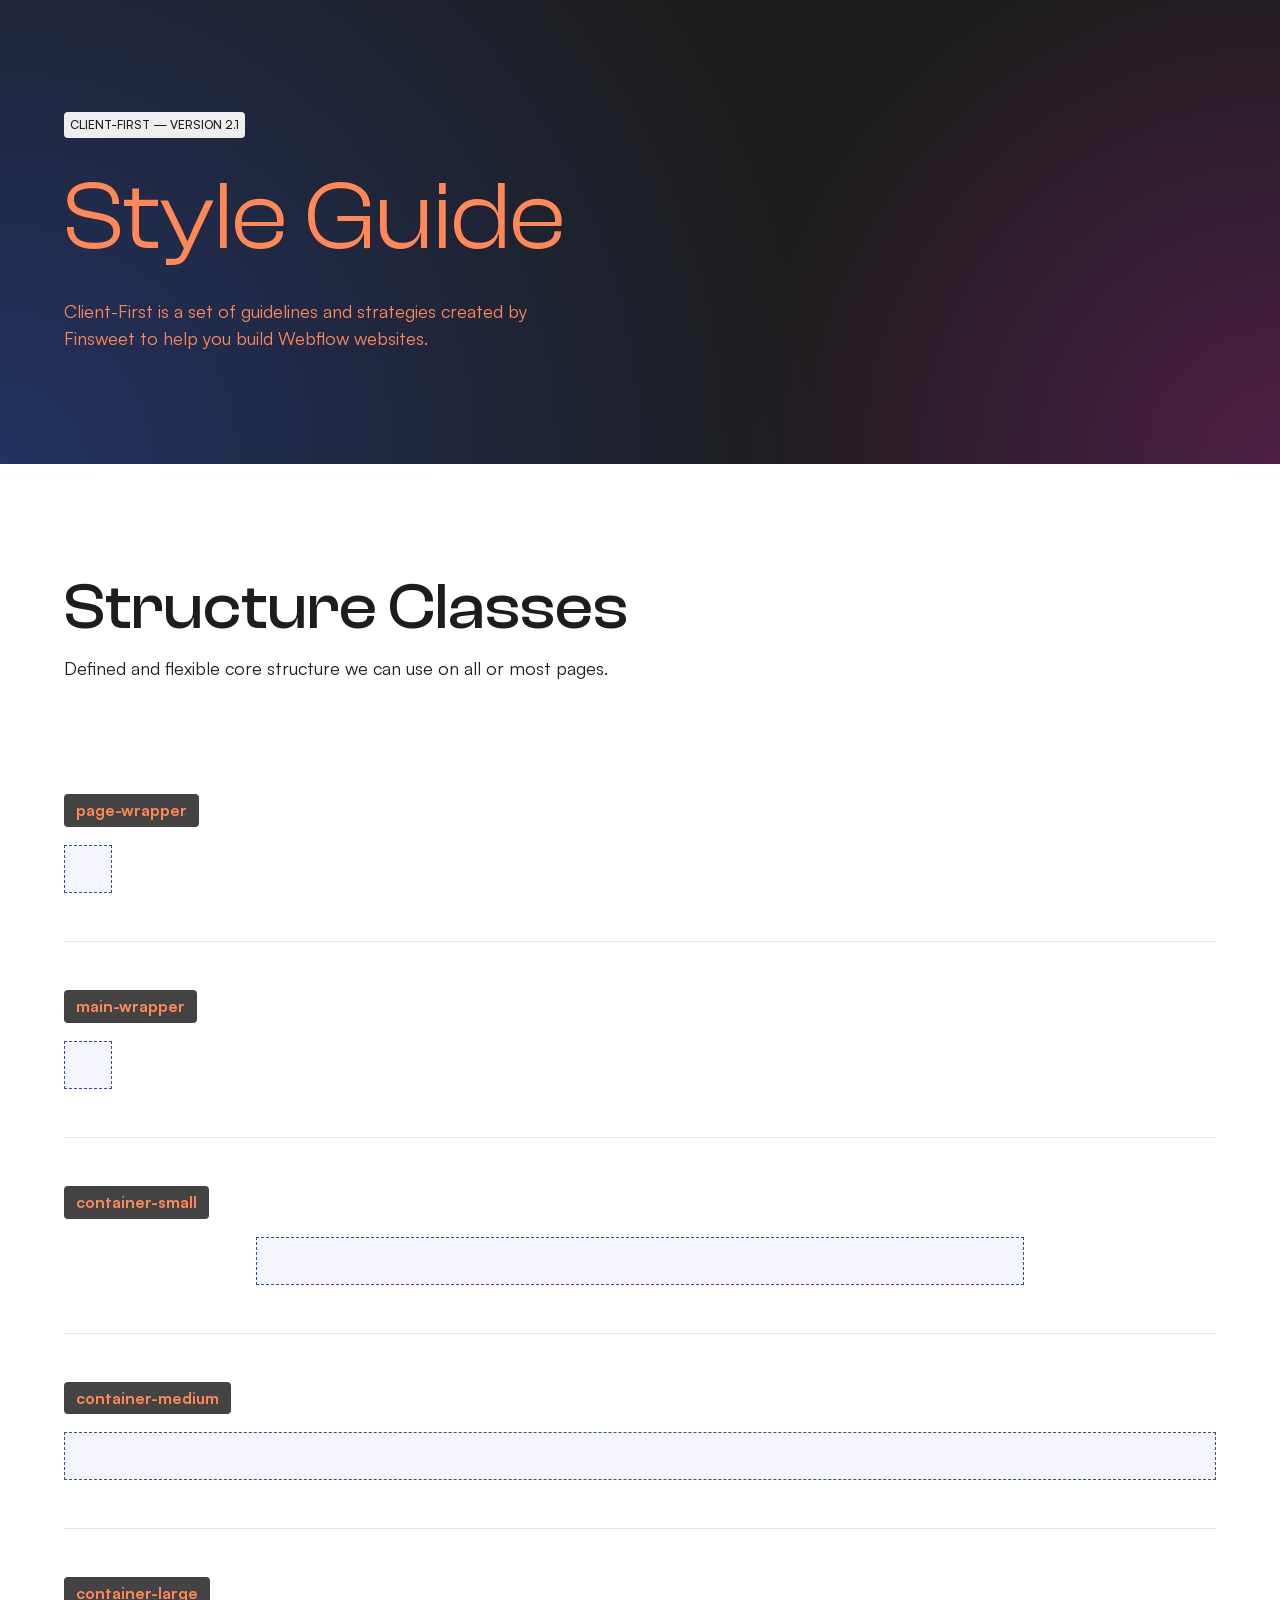
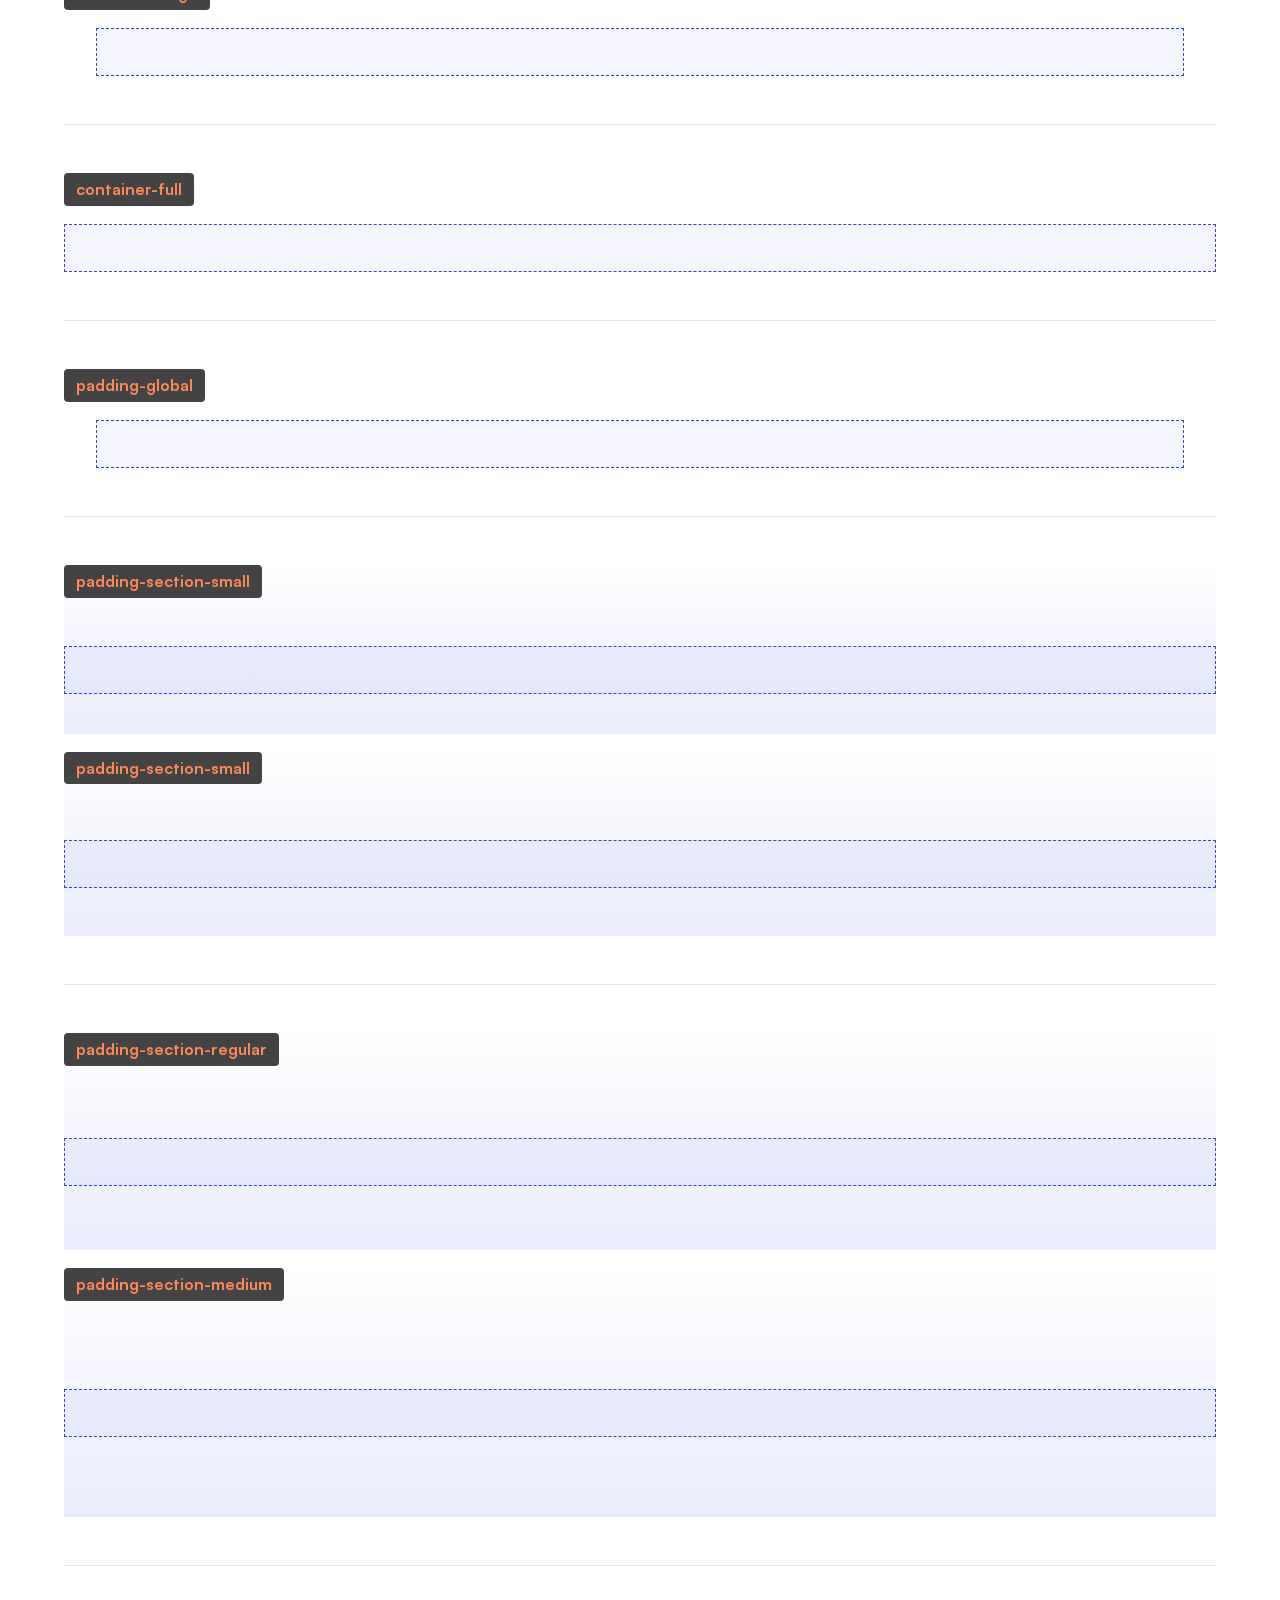
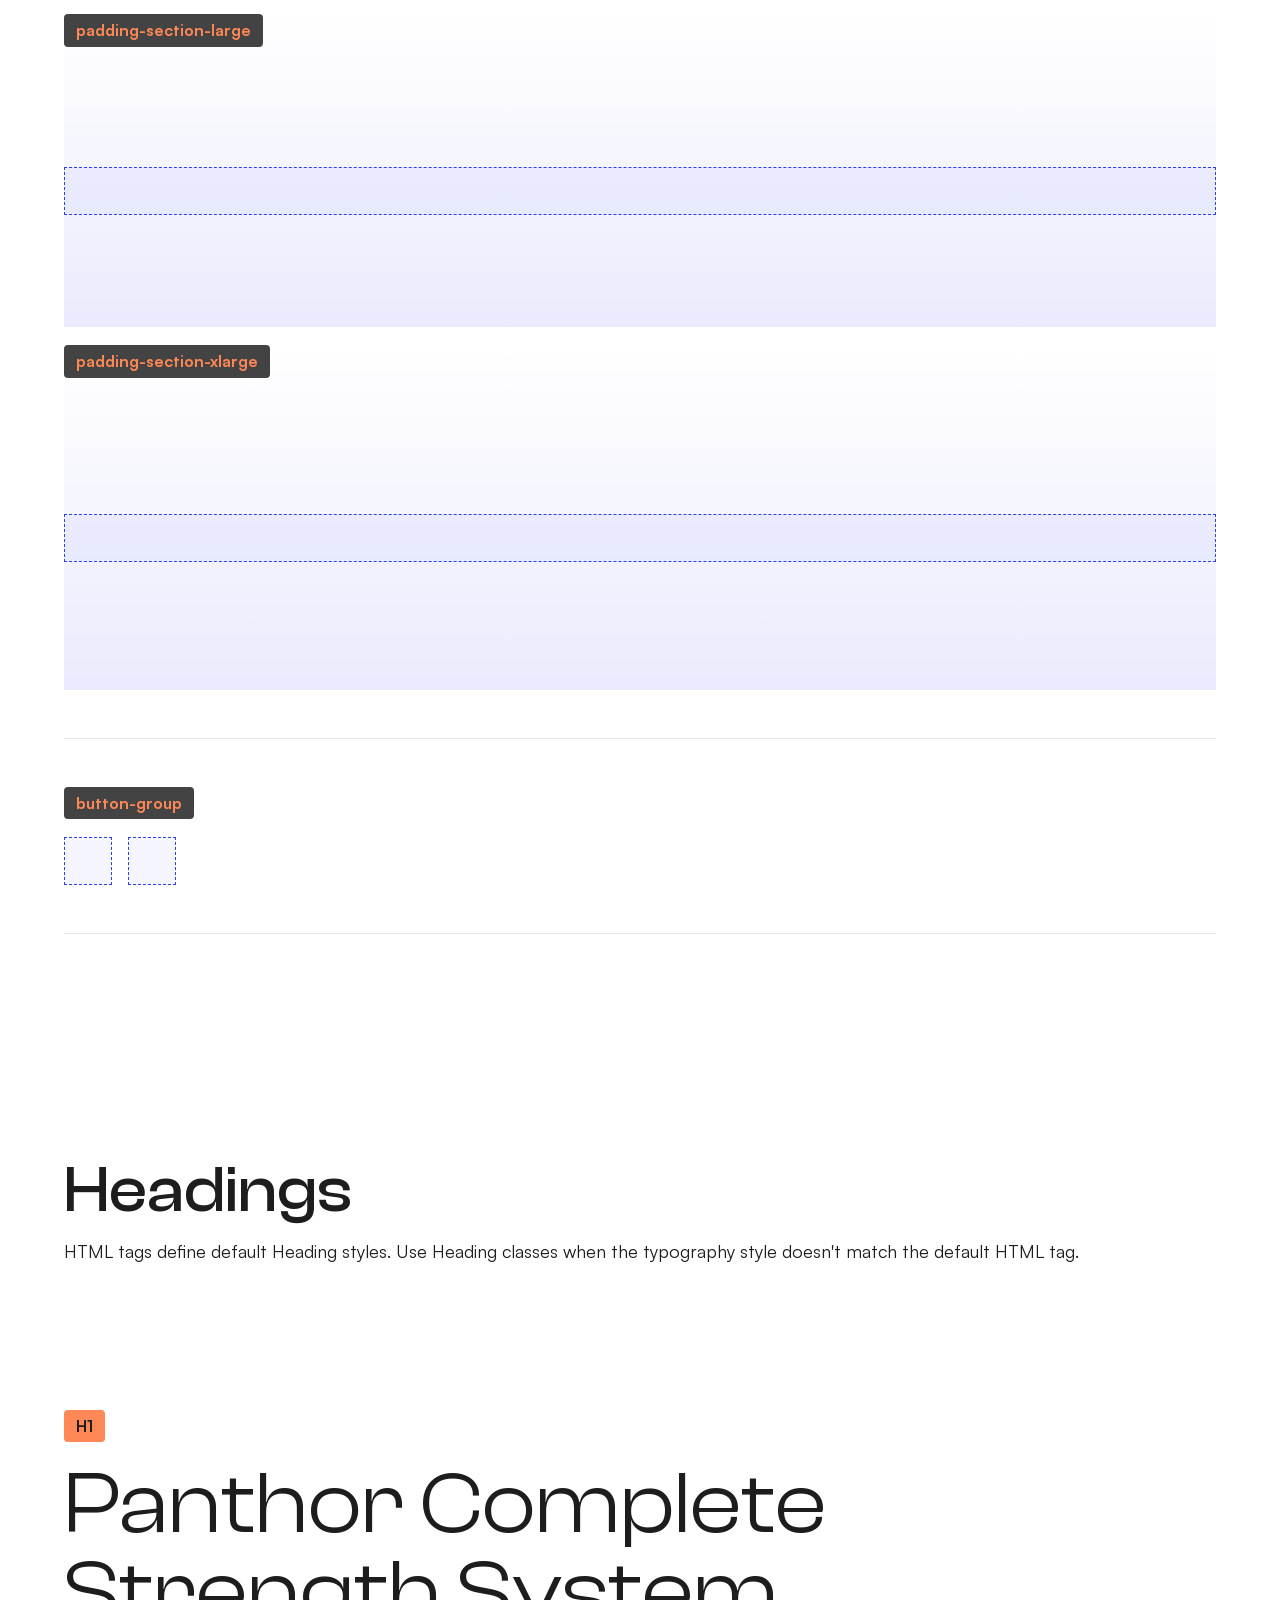
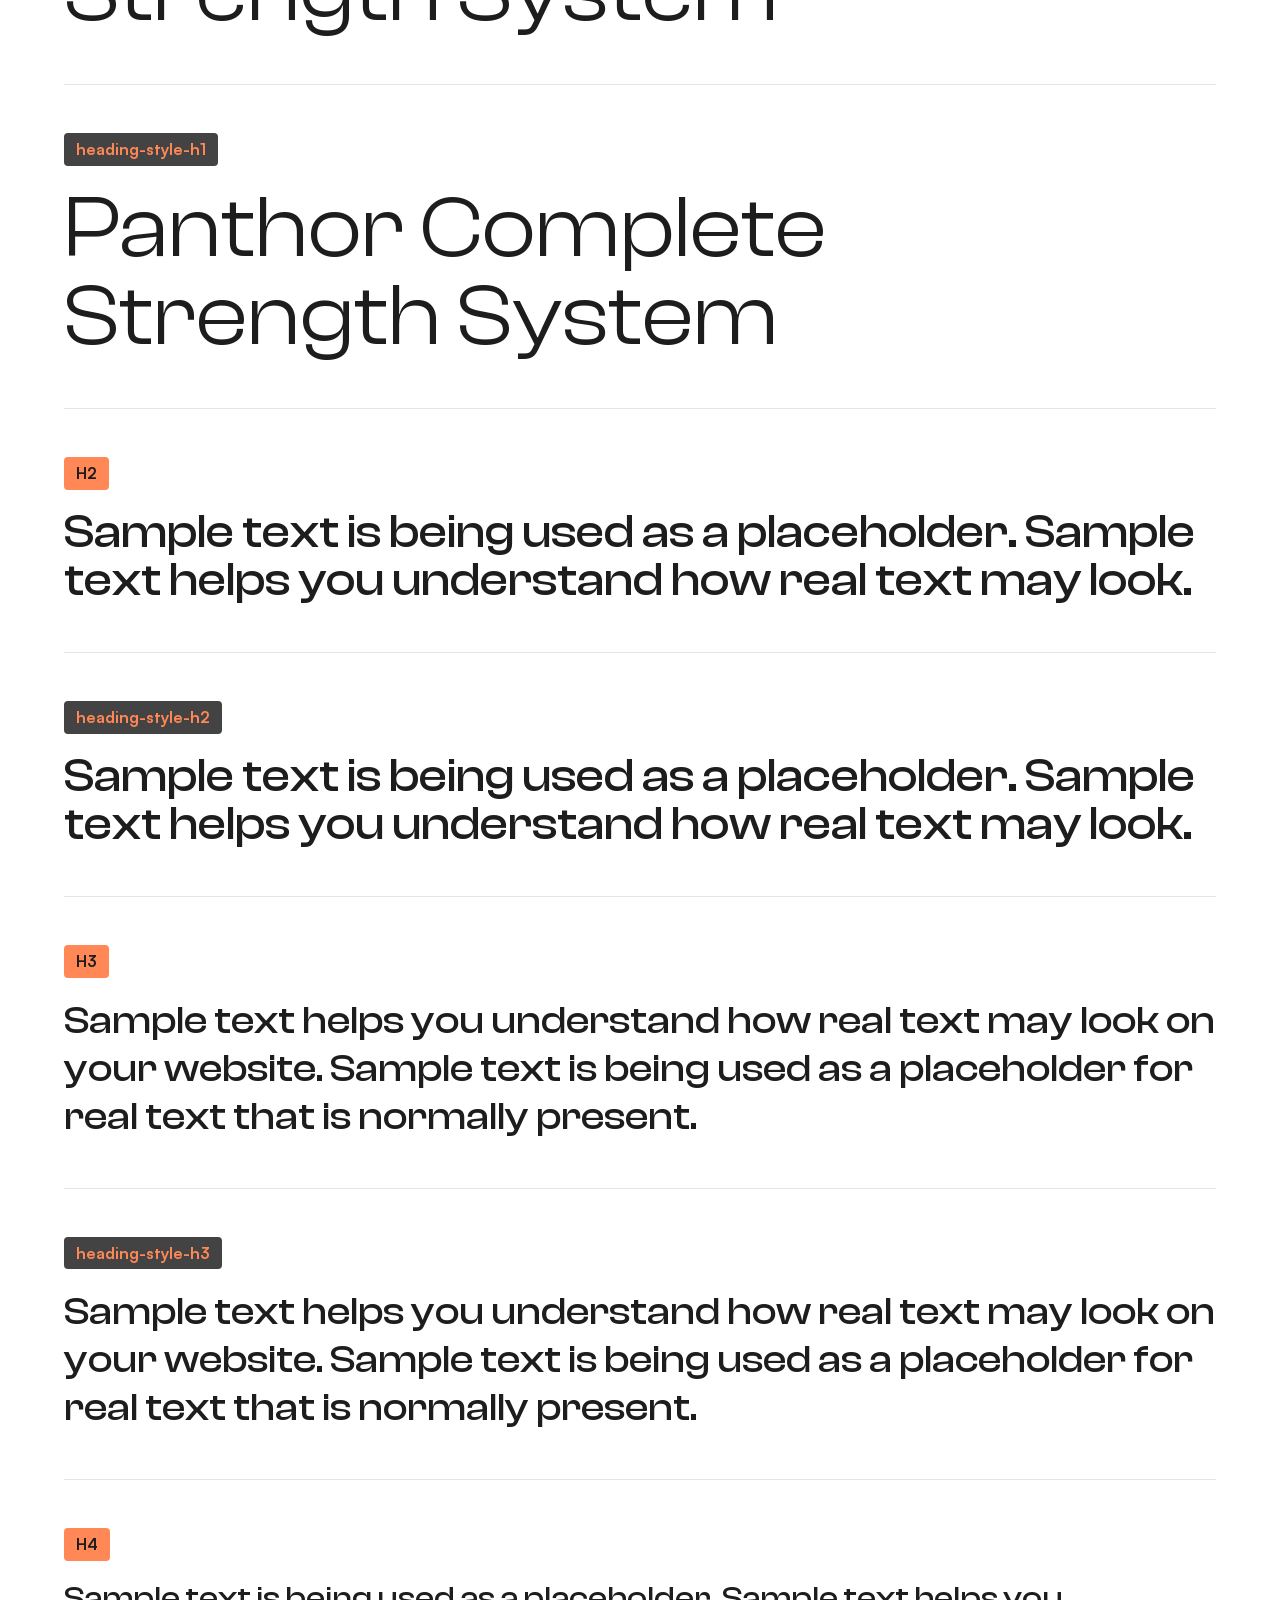
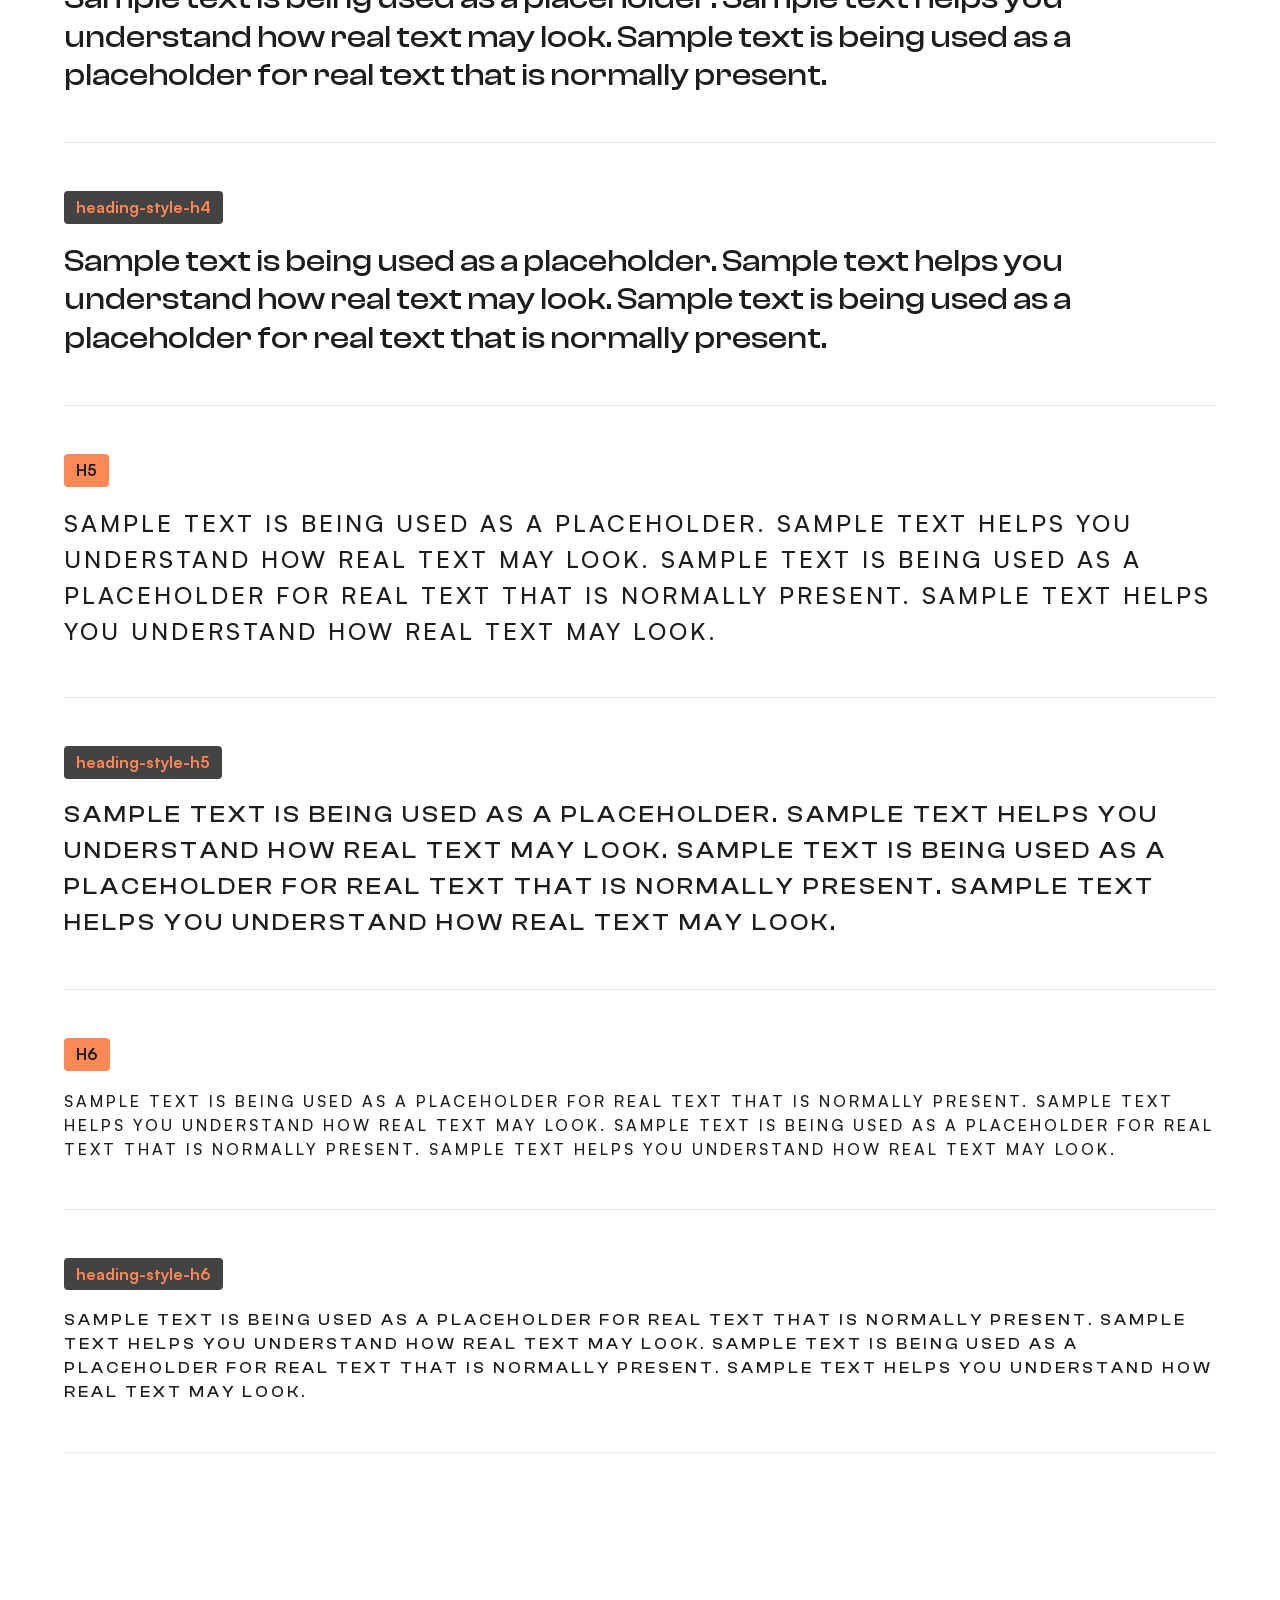
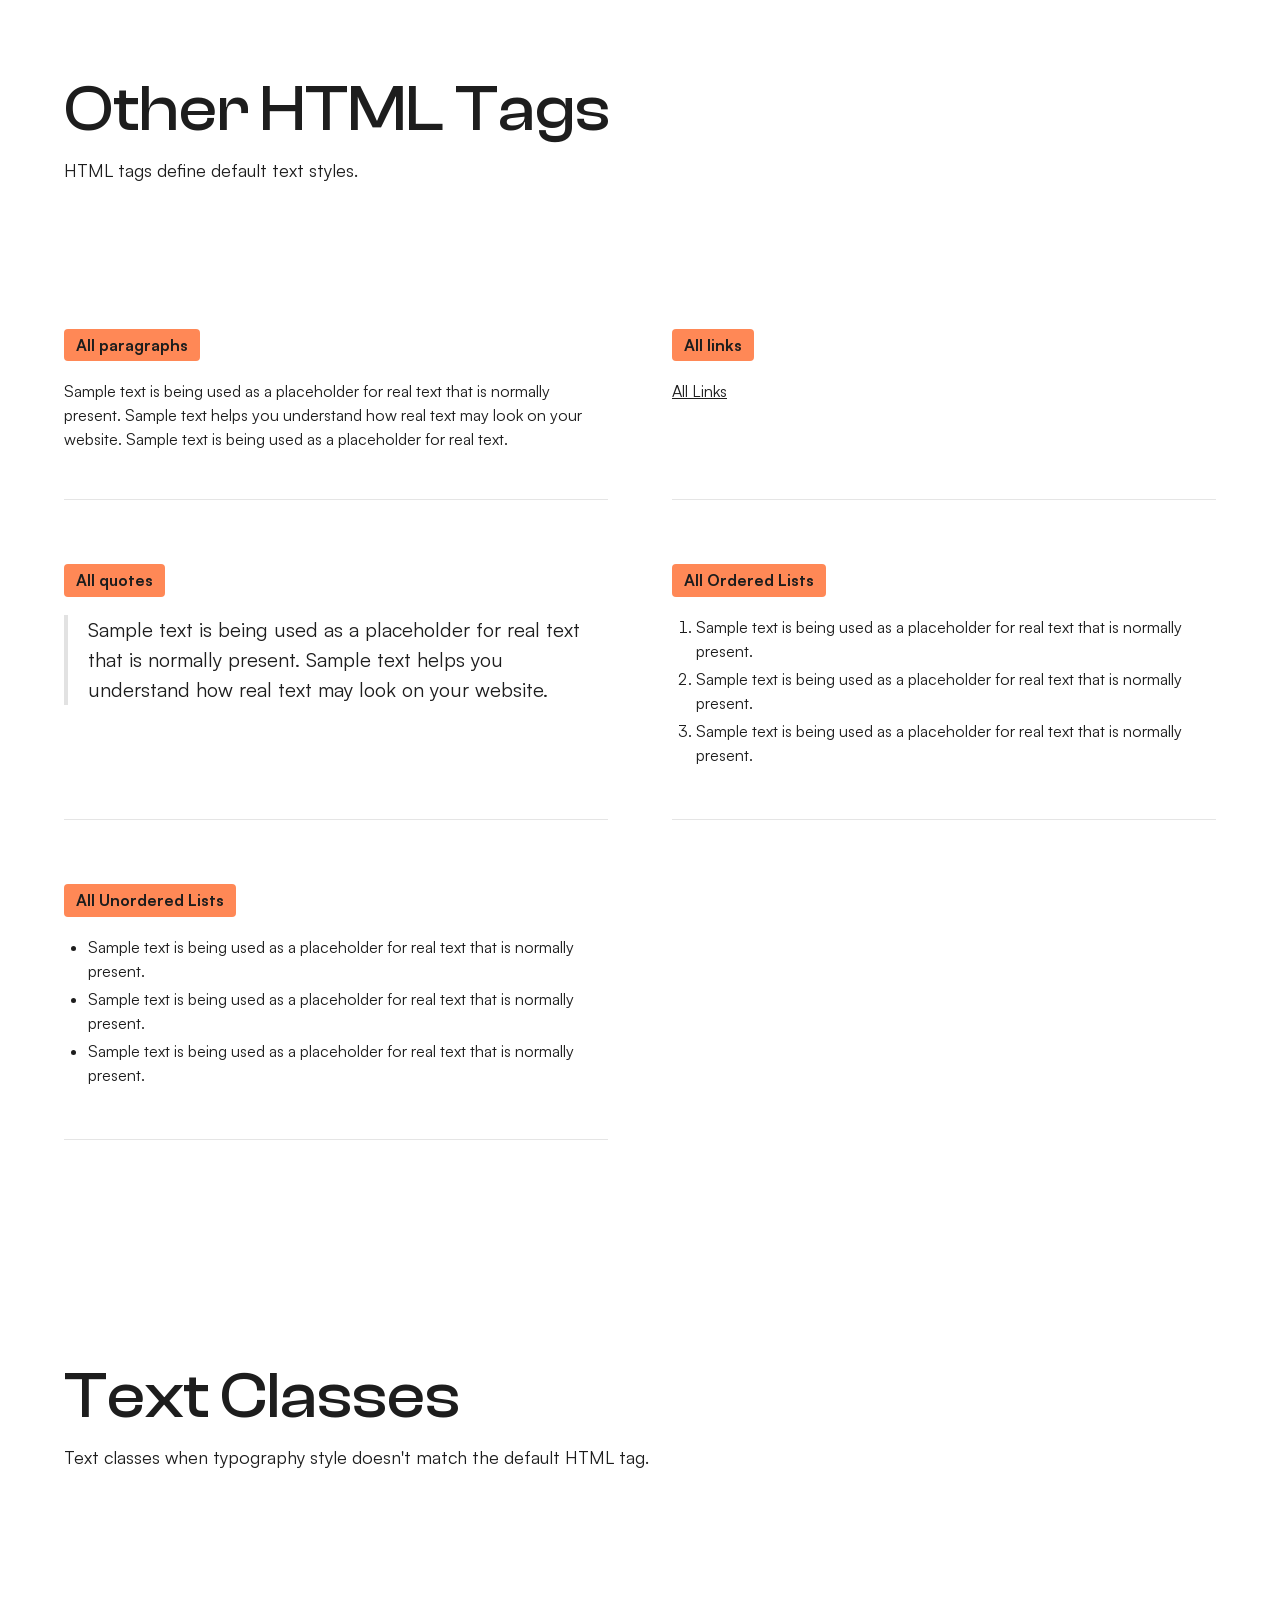
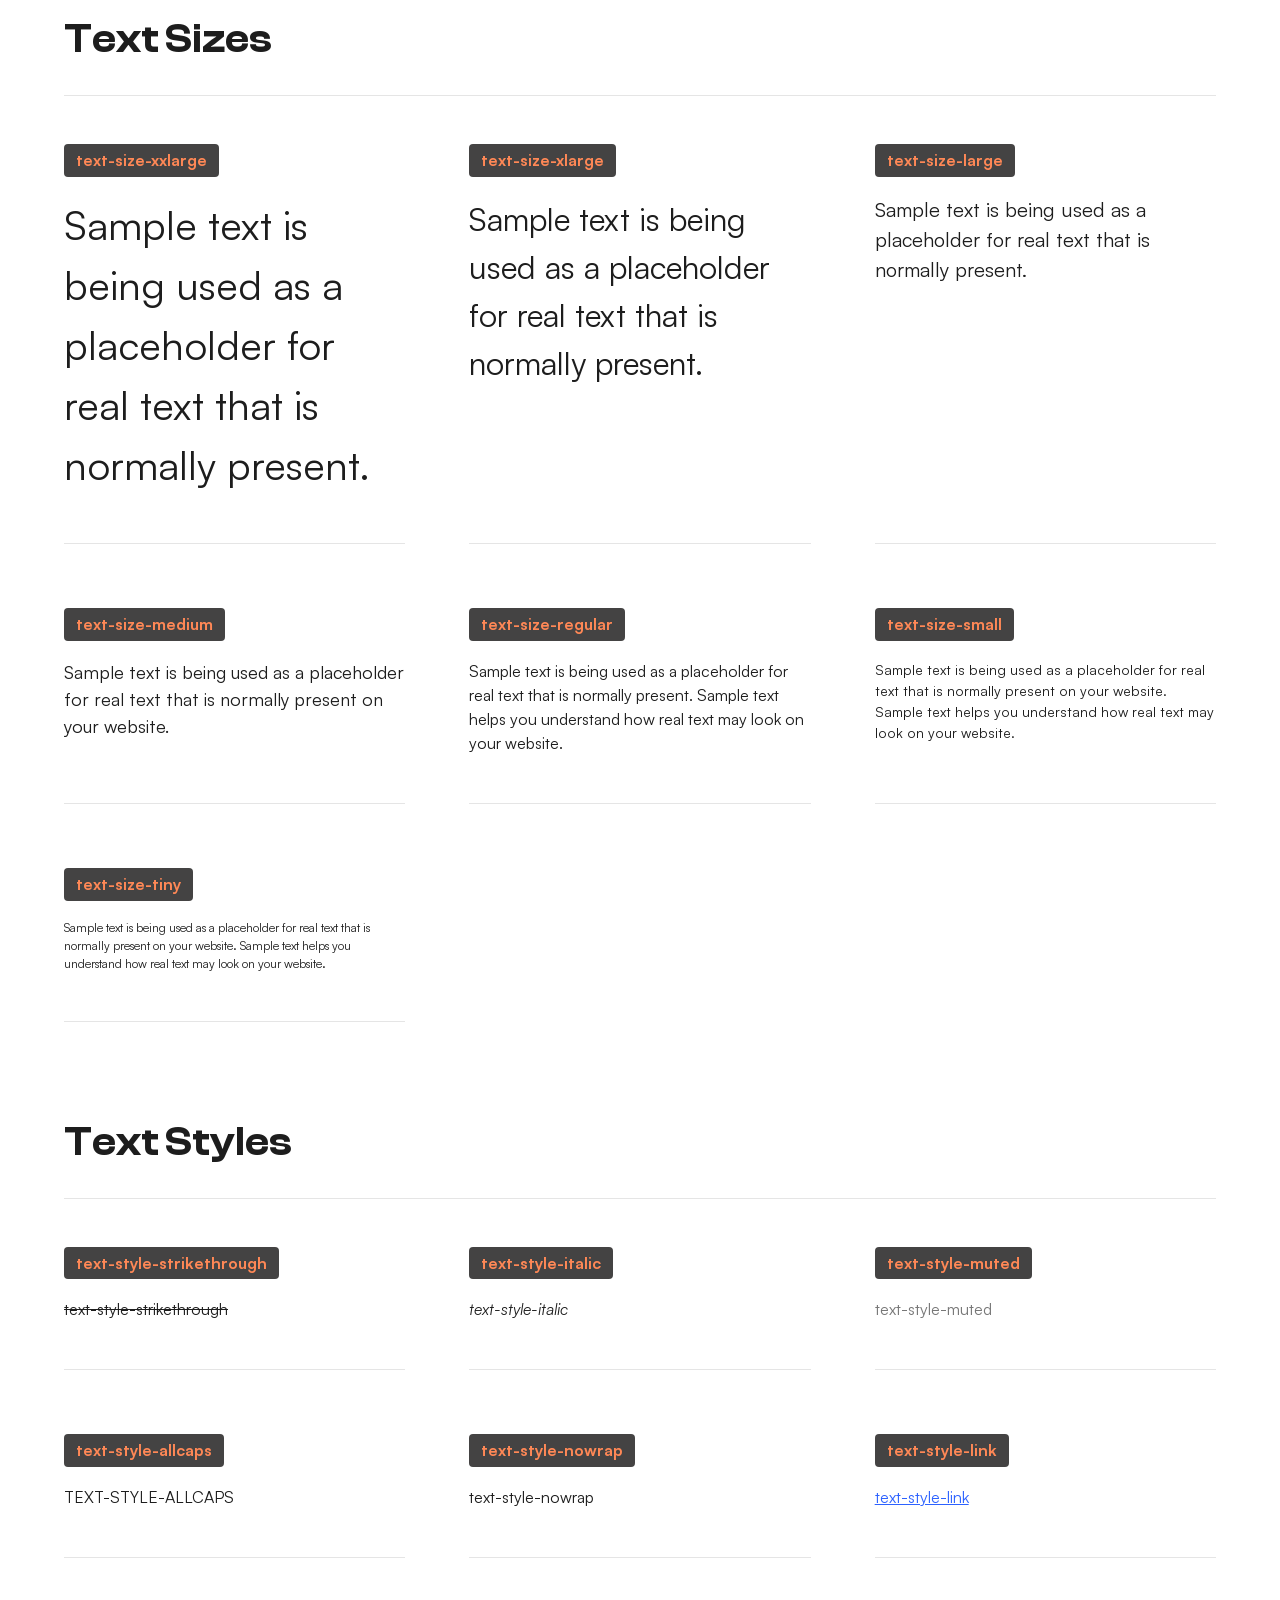
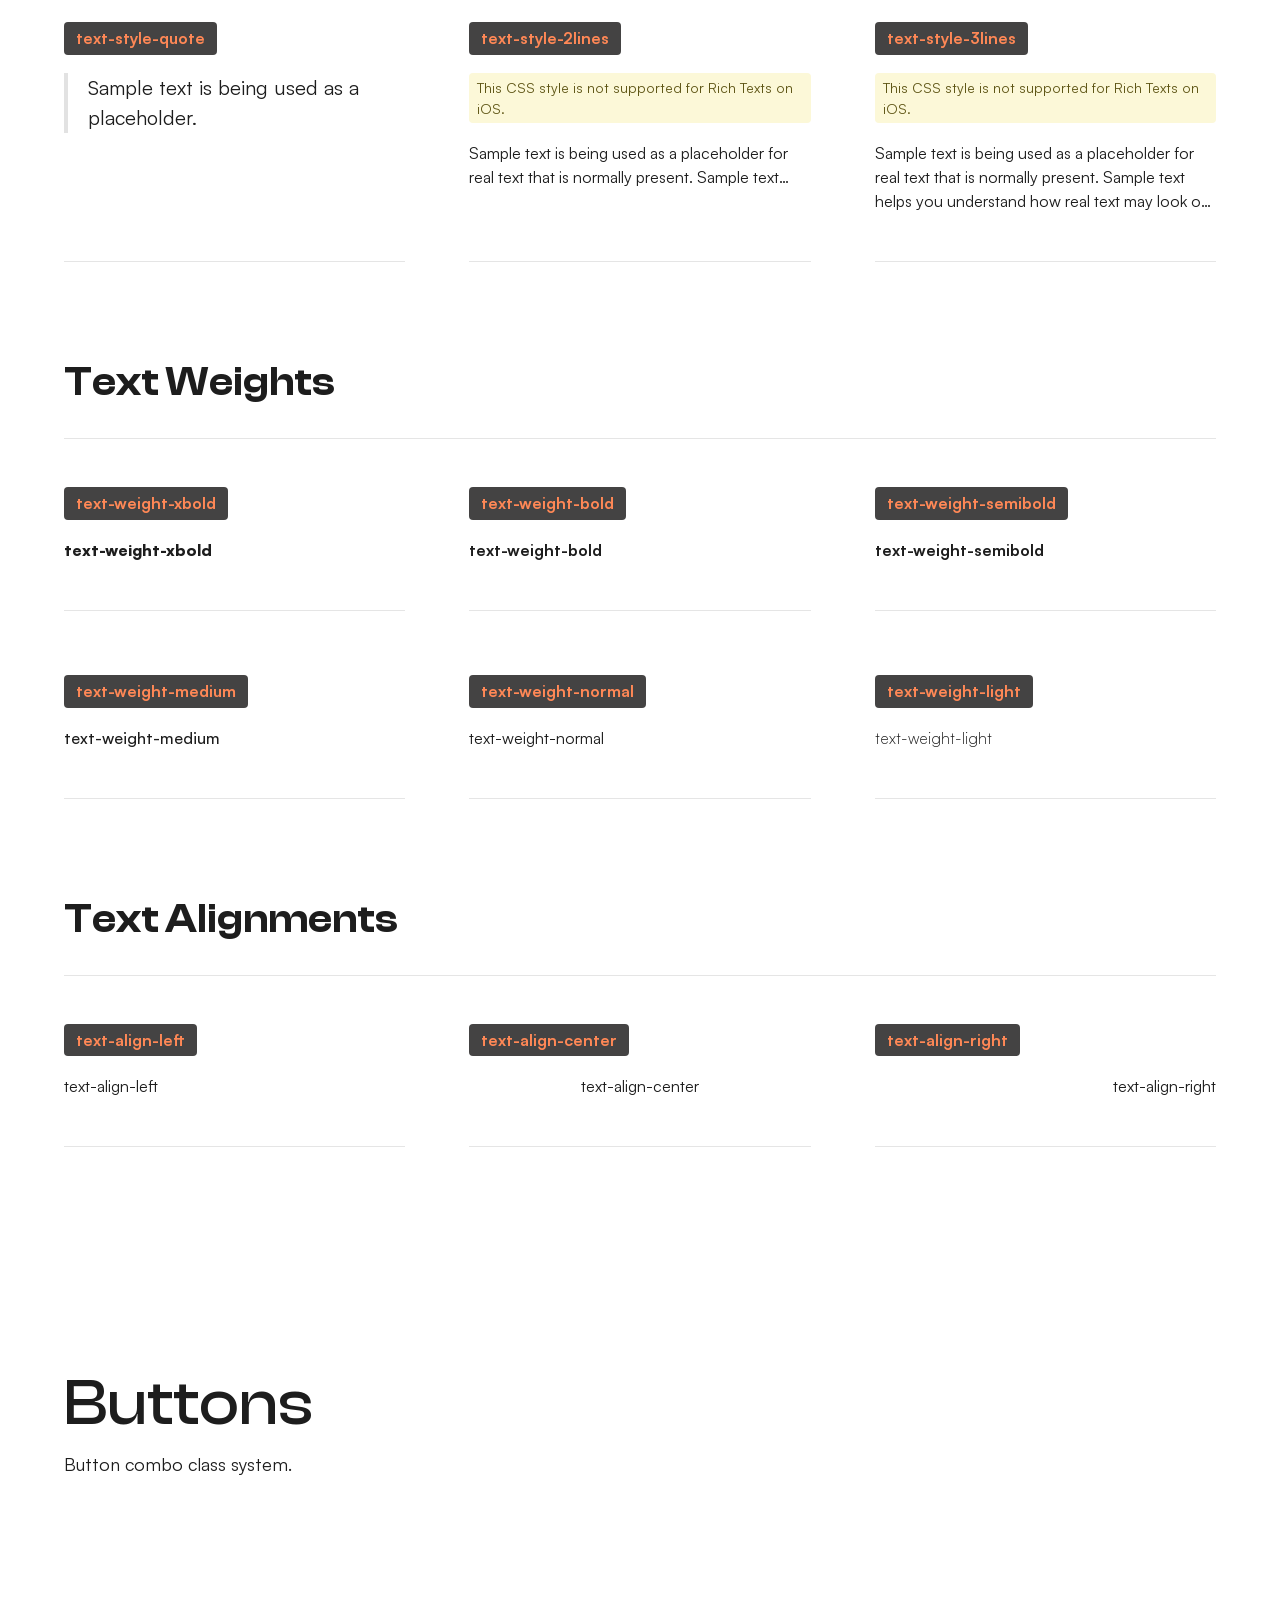
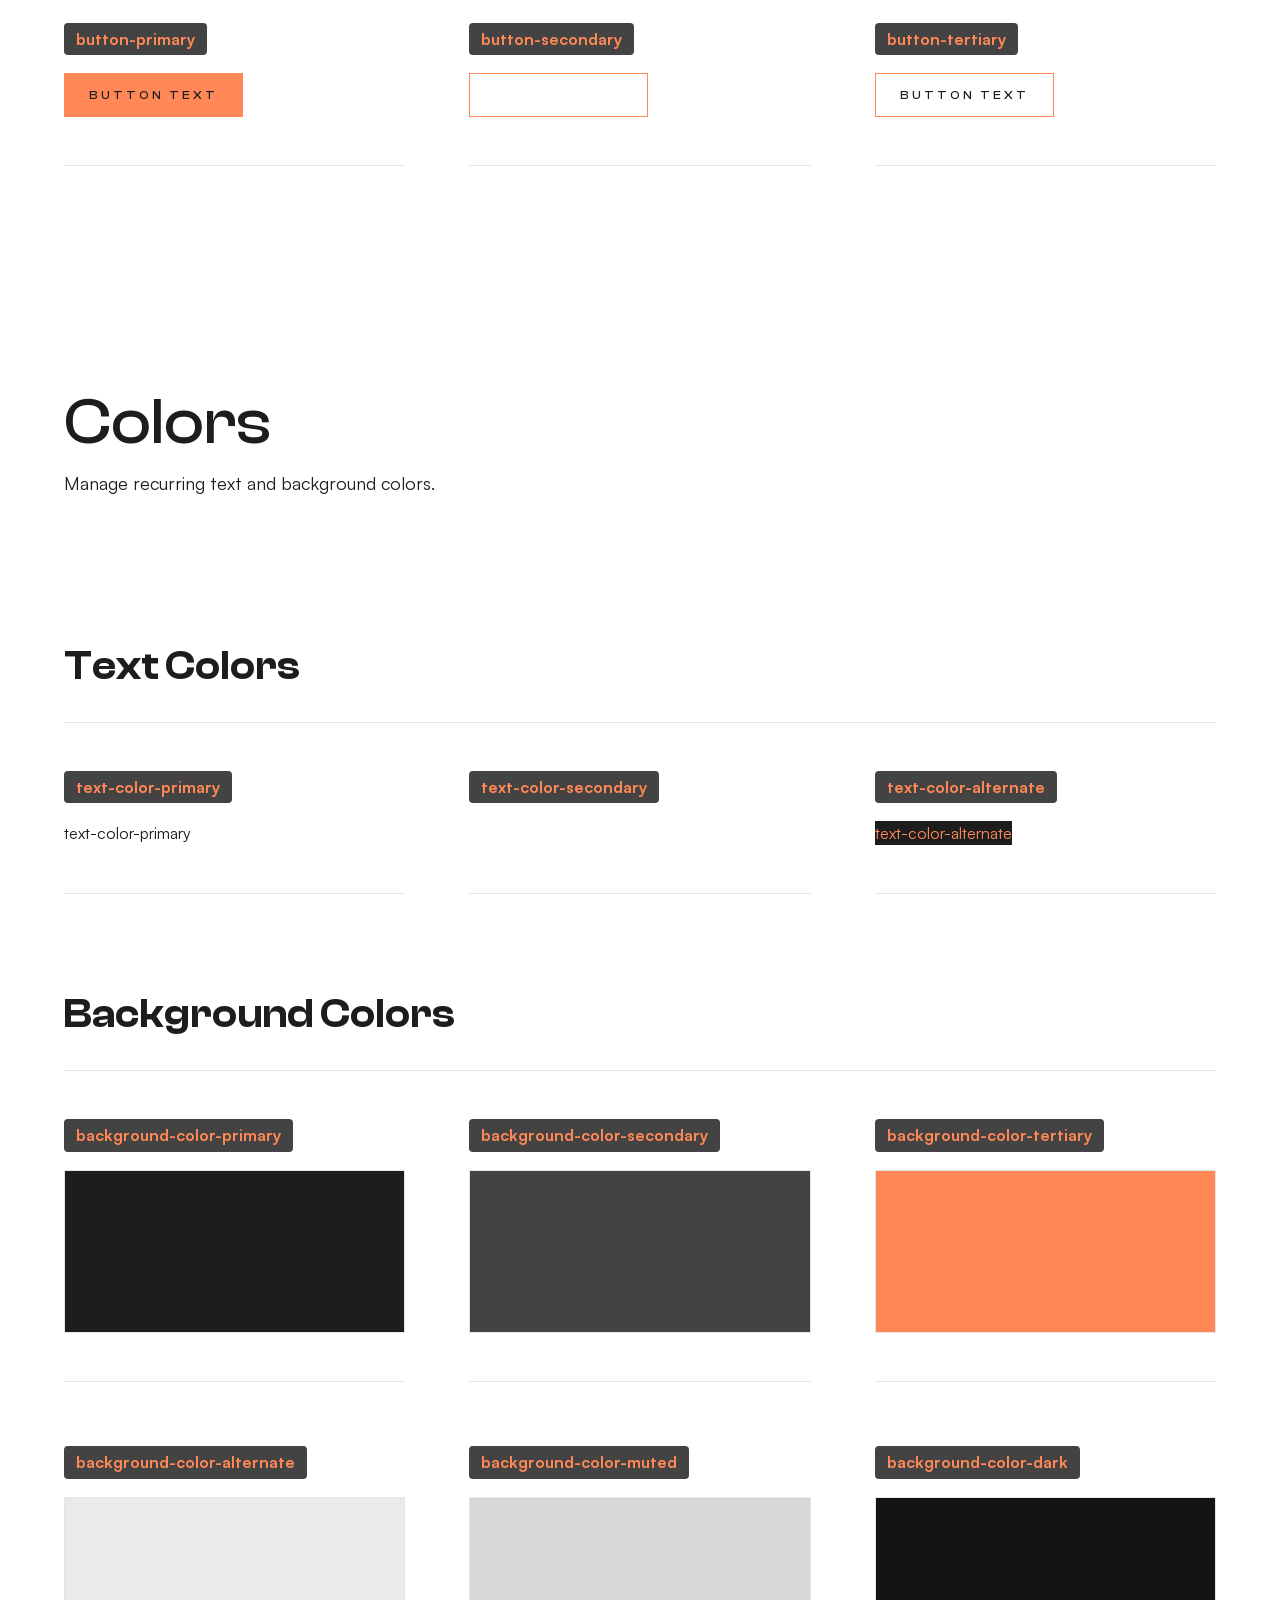
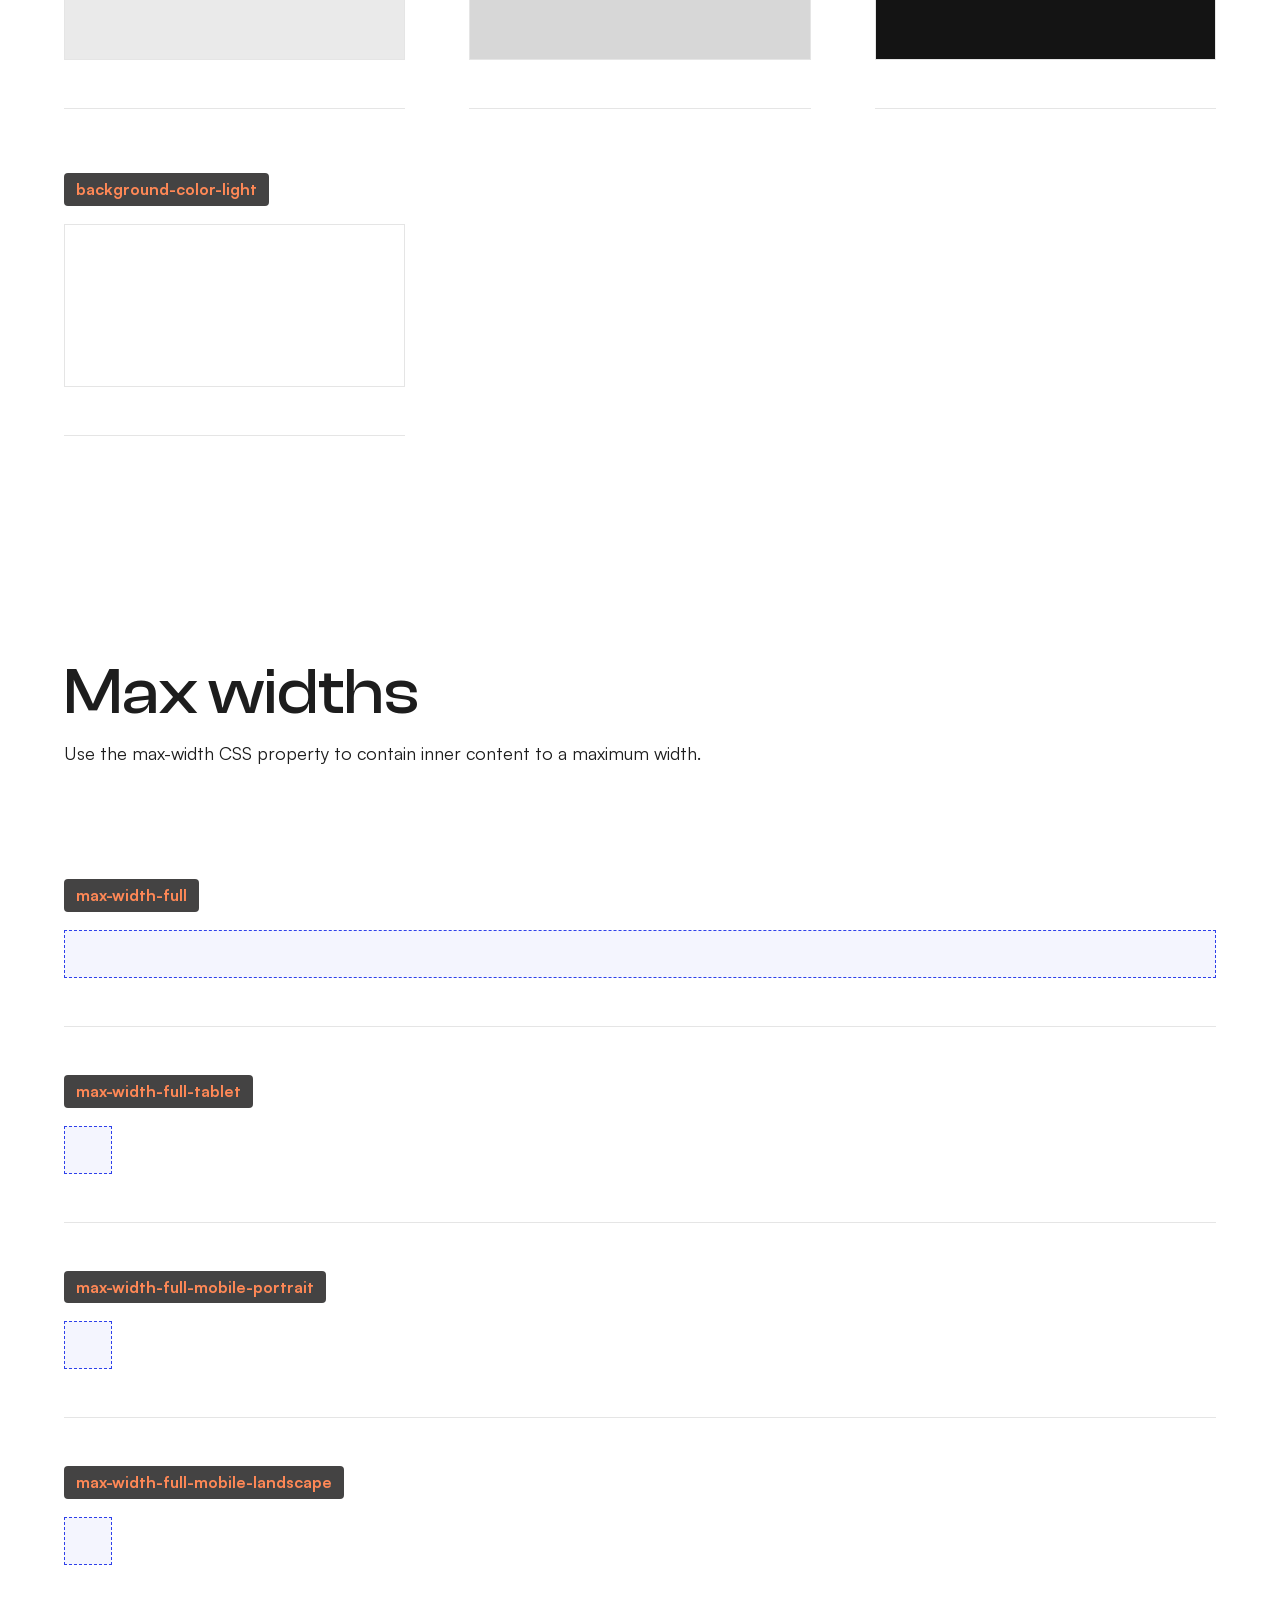
<file: style-guide.html>
<!DOCTYPE html><!--  Last Published: Thu May 14 2026 00:38:21 GMT+0000 (Coordinated Universal Time)  -->
<html data-wf-page="6834fa443fd5947ee89aa506" data-wf-site="6834fa433fd5947ee89aa4ad" lang="en-AU">
<head>
  <meta charset="utf-8">
  <title>Style Guide</title>
  <meta content="Style Guide" property="og:title">
  <meta content="Style Guide" property="twitter:title">
  <meta content="width=device-width, initial-scale=1" name="viewport">
  <link href="css/normalize.css" rel="stylesheet" type="text/css">
  <link href="css/components.css" rel="stylesheet" type="text/css">
  <link href="css/panthor-dev.css" rel="stylesheet" type="text/css">
  <style>html.w-mod-js:not(.w-mod-ix3) :is(#typewriter) {visibility: hidden !important;}</style>
  <script type="text/javascript">!function(o,c){var n=c.documentElement,t=" w-mod-";n.className+=t+"js",("ontouchstart"in o||o.DocumentTouch&&c instanceof DocumentTouch)&&(n.className+=t+"touch")}(window,document);</script>
  <link href="images/favicon.png" rel="shortcut icon" type="image/x-icon">
  <link href="images/webclip.png" rel="apple-touch-icon">
  <link rel="stylesheet" href="https://cdn.jsdelivr.net/npm/swiper@11/swiper-bundle.min.css">
  <style>
  .swiper-button-prev:after,
  .swiper-button-next:after {
    display: none;
  }
  .transform-none {
    transform: none !important;
  }
</style>
  <script src="https://cdn.jsdelivr.net/npm/swiper@11/swiper-bundle.min.js"></script>
  <script>
  const runOnDomReady = (callback) => {
    return document.addEventListener("DOMContentLoaded", callback);
  };
   const initSlider = (identifier, config, breakpoint) => {
    let slider = null;
    if (breakpoint) {
      const runOnMatch = (media) => {
        if (media.matches && !slider) {
          slider = new Swiper(identifier, config);
          slider.init();
        }
        if (!media.matches && slider) {
          slider.destroy();
          slider = null;
        }
      };
      const media = window.matchMedia(
        `only screen and (${breakpoint >= 0 ? "min" : "max"}-width: ${
          breakpoint >= 0 ? breakpoint : breakpoint * -1
        }px)`
      );
      runOnMatch(media);
      window.addEventListener("resize", () => {
        runOnMatch(media);
      });
      media.addEventListener("change", runOnMatch);
    } else {
      slider = new Swiper(identifier, config);
    }
  };
  const resolveSliderHeight = (swiper) => {
    const params = swiper.params;
    const swiperEl = swiper.el;
    if (params.direction && params.direction === "vertical") {
      const swiperSlides = swiper.slides;
      const slidesPerView = params.slidesPerView || 1;
      const activeIndex = swiper[params.loop ? "realIndex" : "activeIndex"];
      let height = 0;
      let index = activeIndex + (slidesPerView - 1);
      while (index >= activeIndex) {
        if (index < swiperSlides.length) {
          height += swiperSlides[index].firstChild.offsetHeight;
        }
        index--;
      }
      const spaceBetween = params.spaceBetween;
      if (spaceBetween && slidesPerView && (slidesPerView > 1)) {
        height += (spaceBetween * slidesPerView);
      }
      swiperEl.style.height = height > 0 ? `${height}px` : "auto";
    } else {
      swiperEl.style.height = "auto";
    }
  };
const initSliderTransformRemover = (swiper) => {
  const { el, slides } = swiper;
  if (!el.classList.contains("init-slider-transform-remover")) {
    el.classList.add("init-slider-transform-remover");
    slides.forEach((slide) => {
      const transformedElements = slide.querySelectorAll(
        "[data-slider='transform-element']"
      );
      const setters = slide.querySelectorAll(
        "[data-slider='transform-setter']"
      );
      if (setters.length > 0) {
        setters.forEach((setter) => {
          setter.addEventListener("click", () => {
            slide.classList.add("transform-none");
            swiper.wrapperEl.classList.add("transform-none");
            el.closest(".swiper-container").style.zIndex = 9999;
            if (transformedElements.length > 0) {
              transformedElements.forEach((element) => {
                element.classList.add("transform-none");
              });
            }
          });
        });
      }
      const resetters = slide.querySelectorAll(
        "[data-slider='transform-resetter']"
      );
      if (resetters.length > 0) {
        resetters.forEach((resetter) => {
          resetter.addEventListener("click", () => {
            slide.classList.remove("transform-none");
            swiper.wrapperEl.classList.remove("transform-none");
            el.closest(".swiper-container").removeAttribute("style");
            if (transformedElements.length > 0) {
              transformedElements.forEach((element) => {
                element.classList.remove("transform-none");
              });
            }
          });
        });
      }
    });
  }
};
  /*Typewriter*/
function typeTextOnView(id, speed = 35) {
  const element = document.getElementById(id);
  if (!element) return;
  let hasAnimated = false;
  // Utility: wrap text node characters in span
  function wrapCharactersInSpans(node) {
    const fragment = document.createDocumentFragment();
    node.textContent.split('').forEach(char => {
      const span = document.createElement('span');
      span.textContent = char;
      span.style.opacity = '0.6';
      span.style.transition = 'opacity 0.3s ease';
      fragment.appendChild(span);
    });
    return fragment;
  }
  // Recursive function to walk the DOM and wrap only text nodes
  function processNode(node) {
    if (node.nodeType === Node.TEXT_NODE) {
      const spanWrapped = wrapCharactersInSpans(node);
      node.replaceWith(spanWrapped);
    } else if (node.nodeType === Node.ELEMENT_NODE) {
      node.childNodes.forEach(child => processNode(child));
    }
  }
  // Preserve layout height
  const clone = element.cloneNode(true);
  clone.style.position = 'absolute';
  clone.style.visibility = 'hidden';
  clone.style.pointerEvents = 'none';
  clone.style.height = 'auto';
  clone.style.opacity = 1;
  element.parentNode.insertBefore(clone, element.nextSibling);
  const fixedHeight = clone.offsetHeight + 'px';
  clone.remove();
  element.style.height = fixedHeight;
  element.style.overflow = 'hidden';
  // Typewriter animation (opacity fade)
  function typeWriter() {
    const spans = element.querySelectorAll('span');
    let i = 0;
    function fadeChar() {
      if (i < spans.length) {
        spans[i].style.opacity = '1';
        i++;
        setTimeout(fadeChar, speed);
      }
    }
    fadeChar();
  }
  // Observe when element enters viewport
  const observer = new IntersectionObserver(
    (entries, observer) => {
      entries.forEach(entry => {
        if (entry.isIntersecting && !hasAnimated) {
          hasAnimated = true;
          typeWriter();
          observer.unobserve(element);
        }
      });
    },
    { threshold: 0.5 }
  );
  observer.observe(element);
  // Run character wrapping after DOM is loaded
  processNode(element);
}
  // Initialize when DOM is ready
  document.addEventListener("DOMContentLoaded", () => {
    typeTextOnView('typewriter-text');
  });
</script>
</head>
<body>
  <div class="page-wrapper">
    <div class="global-styles w-embed">
      <style>
/* Make text look crisper and more legible in all browsers */
body {
  -webkit-font-smoothing: antialiased;
  -moz-osx-font-smoothing: grayscale;
  font-smoothing: antialiased;
  text-rendering: optimizeLegibility;
}
/* Focus state style for keyboard navigation for the focusable elements */
*[tabindex]:focus-visible,
  input[type="file"]:focus-visible {
   outline: 0.125rem solid #4d65ff;
   outline-offset: 0.125rem;
}
/* Set color style to inherit */
.inherit-color * {
    color: inherit;
}
/* Get rid of top margin on first element in any rich text element */
.w-richtext > :not(div):first-child, .w-richtext > div:first-child > :first-child {
  margin-top: 0 !important;
}
/* Get rid of bottom margin on last element in any rich text element */
.w-richtext>:last-child, .w-richtext ol li:last-child, .w-richtext ul li:last-child {
	margin-bottom: 0 !important;
}
/* Make sure containers never lose their center alignment */
.container-medium,.container-small, .container-large {
	margin-right: auto !important;
  margin-left: auto !important;
}
/* 
Make the following elements inherit typography styles from the parent and not have hardcoded values. 
Important: You will not be able to style for example "All Links" in Designer with this CSS applied.
Uncomment this CSS to use it in the project. Leave this message for future hand-off.
*/
/*
a,
.w-input,
.w-select,
.w-tab-link,
.w-nav-link,
.w-dropdown-btn,
.w-dropdown-toggle,
.w-dropdown-link {
  color: inherit;
  text-decoration: inherit;
  font-size: inherit;
}
*/
/* Apply "..." after 3 lines of text */
.text-style-3lines {
	display: -webkit-box;
	overflow: hidden;
	-webkit-line-clamp: 3;
	-webkit-box-orient: vertical;
}
/* Apply "..." after 2 lines of text */
.text-style-2lines {
	display: -webkit-box;
	overflow: hidden;
	-webkit-line-clamp: 2;
	-webkit-box-orient: vertical;
}
/* These classes are never overwritten */
.hide {
  display: none !important;
}
@media screen and (max-width: 991px) {
    .hide, .hide-tablet {
        display: none !important;
    }
}
  @media screen and (max-width: 767px) {
    .hide-mobile-landscape{
      display: none !important;
    }
}
  @media screen and (max-width: 479px) {
    .hide-mobile{
      display: none !important;
    }
}
.margin-0 {
  margin: 0rem !important;
}
.padding-0 {
  padding: 0rem !important;
}
.spacing-clean {
padding: 0rem !important;
margin: 0rem !important;
}
.margin-top {
  margin-right: 0rem !important;
  margin-bottom: 0rem !important;
  margin-left: 0rem !important;
}
.padding-top {
  padding-right: 0rem !important;
  padding-bottom: 0rem !important;
  padding-left: 0rem !important;
}
.margin-right {
  margin-top: 0rem !important;
  margin-bottom: 0rem !important;
  margin-left: 0rem !important;
}
.padding-right {
  padding-top: 0rem !important;
  padding-bottom: 0rem !important;
  padding-left: 0rem !important;
}
.margin-bottom {
  margin-top: 0rem !important;
  margin-right: 0rem !important;
  margin-left: 0rem !important;
}
.padding-bottom {
  padding-top: 0rem !important;
  padding-right: 0rem !important;
  padding-left: 0rem !important;
}
.margin-left {
  margin-top: 0rem !important;
  margin-right: 0rem !important;
  margin-bottom: 0rem !important;
}
.padding-left {
  padding-top: 0rem !important;
  padding-right: 0rem !important;
  padding-bottom: 0rem !important;
}
.margin-horizontal {
  margin-top: 0rem !important;
  margin-bottom: 0rem !important;
}
.padding-horizontal {
  padding-top: 0rem !important;
  padding-bottom: 0rem !important;
}
.margin-vertical {
  margin-right: 0rem !important;
  margin-left: 0rem !important;
}
.padding-vertical {
  padding-right: 0rem !important;
  padding-left: 0rem !important;
}
.padding-top-0{
	padding-top: 0 !important;
}
.padding-bottom-0{
	padding-bottom: 0 !important;
}
/*Dev Code*/
.swiper-container,
.component_testimonial_container,
.gallery-container{
	display: grid;
	grid-template-columns: minmax(0px, 1fr);
	max-width: 100%;
}
.wf-design-mode .component_news_wrap{
  gap: 0.75rem;
}
.wf-design-mode .product_image_swiper_wrap{
	gap: 1rem;
}
.wf-design-mode .component_product_overview_wrap,
.wf-design-mode .product_video_wrap{
	gap: 1.5rem;
}
.wf-design-mode .component_testimonial_wrap{
	gap: 2.5rem;
}
.wf-design-mode .swiper-wrapper{
	display: flex;
}
.wf-design-mode .swiper-wrapper > *{
	  flex: 0 0 auto;
}
.about_journey_slide.swiper-slide-active{
	opacity: 1;
}
.swiper{
	width: 100%;
}
@keyframes marqueeLoop{
  100% {
    transform: translateX(-50%)
  }
}
.component_blurb_description li::marker{
	color: var(--background-color--background-tertiary);
}
@media screen and (min-width: 1921px){
	.container-large{
  	max-width: 100rem;
  }
}
@media screen and (max-width: 690px){
#typewriter-text{
min-height: 390px;
}
}
</style>
    </div>
    <div class="fs-styleguide_component">
      <header class="fs-styleguide_header">
        <div class="padding-global padding-section-large">
          <div class="page-width">
            <div class="fs-styleguide_header-block">
              <div id="w-node-b224ec27-30fa-be84-48bf-7ed471542af3-e89aa506" class="fs-styleguide_hero-label">Client-First — Version 2.1</div>
              <h1 class="fs-styleguide_heading-header">Style Guide</h1>
              <div class="max-width-medium">
                <p class="text-size-medium">Client-First is a set of guidelines and strategies created by Finsweet to help you build Webflow websites.</p>
              </div>
            </div>
          </div>
        </div>
      </header>
      <section class="fs-styleguide_classes">
        <section class="fs-styleguide_structure">
          <div class="padding-global padding-section-large">
            <div class="page-width">
              <div class="fs-styleguide_section is-vertical">
                <div class="fs-styleguide_section-header">
                  <h2 class="fs-styleguide_heading-medium">Structure Classes</h2>
                  <p class="text-size-medium">Defined and flexible core structure we can use on all or most pages.<br></p>
                </div>
                <div class="fs-styleguide_item-wrapper">
                  <div class="fs-styleguide_1-col">
                    <div class="fs-styleguide_item">
                      <div class="fs-styleguide_label">page-wrapper</div>
                      <div class="page-wrapper">
                        <div class="fs-styleguide_empty-box"></div>
                      </div>
                    </div>
                    <div class="fs-styleguide_item">
                      <div class="fs-styleguide_label">main-wrapper</div>
                      <main class="main-wrapper">
                        <div class="fs-styleguide_empty-box"></div>
                      </main>
                    </div>
                    <div class="fs-styleguide_item is-stretch">
                      <div id="w-node-_32eadc24-e391-a089-abe0-fb5b6627ca17-e89aa506" class="fs-styleguide_label">container-small</div>
                      <div class="page-width-narrowest">
                        <div class="fs-styleguide_empty-box"></div>
                      </div>
                    </div>
                    <div class="fs-styleguide_item is-stretch">
                      <div id="w-node-_32eadc24-e391-a089-abe0-fb5b6627ca1c-e89aa506" class="fs-styleguide_label">container-medium</div>
                      <div class="container-medium">
                        <div class="fs-styleguide_empty-box"></div>
                      </div>
                    </div>
                    <div class="fs-styleguide_item is-stretch">
                      <div id="w-node-_32eadc24-e391-a089-abe0-fb5b6627ca21-e89aa506" class="fs-styleguide_label">container-large</div>
                      <div class="page-width">
                        <div class="fs-styleguide_empty-box"></div>
                      </div>
                    </div>
                    <div class="fs-styleguide_item is-stretch">
                      <div id="w-node-a92d4b46-f133-eeec-e84c-e60b2e2baedb-e89aa506" class="fs-styleguide_label">container-full</div>
                      <div class="page-width-full">
                        <div class="fs-styleguide_empty-box"></div>
                      </div>
                    </div>
                    <div class="fs-styleguide_item is-stretch">
                      <div id="w-node-_32eadc24-e391-a089-abe0-fb5b6627ca26-e89aa506" class="fs-styleguide_label">padding-global</div>
                      <div class="padding-global">
                        <div class="fs-styleguide_empty-box"></div>
                      </div>
                    </div>
                    <div class="fs-styleguide_item is-stretch">
                      <div class="fs-styleguide_spacing">
                        <div id="w-node-_32eadc24-e391-a089-abe0-fb5b6627ca2c-e89aa506" class="fs-styleguide_label">padding-section-small</div>
                        <div class="padding-section-xsmall">
                          <div class="fs-styleguide_empty-box"></div>
                        </div>
                      </div>
                      <div class="fs-styleguide_spacing">
                        <div id="w-node-_6fadf435-a156-19ed-9254-dc17b08af313-e89aa506" class="fs-styleguide_label">padding-section-small</div>
                        <div class="padding-section-small">
                          <div class="fs-styleguide_empty-box"></div>
                        </div>
                      </div>
                    </div>
                    <div class="fs-styleguide_item is-stretch">
                      <div class="fs-styleguide_spacing">
                        <div id="w-node-_32eadc24-e391-a089-abe0-fb5b6627ca32-e89aa506" class="fs-styleguide_label">padding-section-regular</div>
                        <div class="padding-section-regular">
                          <div class="fs-styleguide_empty-box"></div>
                        </div>
                      </div>
                      <div class="fs-styleguide_spacing">
                        <div id="w-node-_5fe8cf31-b5df-9a66-2949-966ac1b548c2-e89aa506" class="fs-styleguide_label">padding-section-medium</div>
                        <div class="padding-section-medium">
                          <div class="fs-styleguide_empty-box"></div>
                        </div>
                      </div>
                    </div>
                    <div class="fs-styleguide_item is-stretch">
                      <div class="fs-styleguide_spacing">
                        <div id="w-node-_32eadc24-e391-a089-abe0-fb5b6627ca38-e89aa506" class="fs-styleguide_label">padding-section-large</div>
                        <div class="padding-section-large">
                          <div class="fs-styleguide_empty-box"></div>
                        </div>
                      </div>
                      <div class="fs-styleguide_spacing">
                        <div id="w-node-d3593535-02b2-fa57-6871-949797b0766e-e89aa506" class="fs-styleguide_label">padding-section-xlarge</div>
                        <div class="padding-section-xlarge">
                          <div class="fs-styleguide_empty-box"></div>
                        </div>
                      </div>
                    </div>
                    <div class="fs-styleguide_item">
                      <div class="fs-styleguide_row">
                        <div class="fs-styleguide_label">button-group</div>
                      </div>
                      <div class="button-group">
                        <div class="fs-styleguide_empty-box"></div>
                        <div class="fs-styleguide_empty-box"></div>
                      </div>
                    </div>
                  </div>
                </div>
              </div>
            </div>
          </div>
        </section>
        <section class="fs-styleguide_headings">
          <div class="padding-global padding-section-large">
            <div class="page-width">
              <div class="fs-styleguide_section">
                <div class="fs-styleguide_section-header">
                  <h2 class="fs-styleguide_heading-medium">Headings</h2>
                  <p class="text-size-medium">HTML tags define default Heading styles. Use Heading classes when the typography style doesn&#x27;t match the default HTML tag.<br></p>
                </div>
                <div class="fs-styleguide_item-wrapper">
                  <div class="fs-styleguide_1-col">
                    <div class="fs-styleguide_item">
                      <div class="fs-styleguide_label is-tag">H1</div>
                      <h1>Panthor Complete <br>Strength System</h1>
                    </div>
                    <div class="fs-styleguide_item">
                      <div class="fs-styleguide_label">heading-style-h1</div>
                      <h1 class="heading-style-h1">Panthor Complete <br>Strength System</h1>
                    </div>
                    <div class="fs-styleguide_item">
                      <div class="fs-styleguide_label is-tag">H2</div>
                      <h2>Sample text is being used as a placeholder. Sample text helps you understand how real text may look.</h2>
                    </div>
                    <div class="fs-styleguide_item">
                      <div class="fs-styleguide_label">heading-style-h2</div>
                      <h2 class="heading-style-h2">Sample text is being used as a placeholder. Sample text helps you understand how real text may look.</h2>
                    </div>
                    <div class="fs-styleguide_item">
                      <div class="fs-styleguide_label is-tag">H3</div>
                      <h3>Sample text helps you understand how real text may look on your website. Sample text is being used as a placeholder for real text that is normally present.</h3>
                    </div>
                    <div class="fs-styleguide_item">
                      <div class="fs-styleguide_label">heading-style-h3</div>
                      <h3 class="heading-style-h3">Sample text helps you understand how real text may look on your website. Sample text is being used as a placeholder for real text that is normally present.</h3>
                    </div>
                    <div class="fs-styleguide_item">
                      <div class="fs-styleguide_label is-tag">H4</div>
                      <h4>Sample text is being used as a placeholder. Sample text helps you understand how real text may look. Sample text is being used as a placeholder for real text that is normally present.</h4>
                    </div>
                    <div class="fs-styleguide_item">
                      <div class="fs-styleguide_label">heading-style-h4</div>
                      <h4 class="heading-style-h4">Sample text is being used as a placeholder. Sample text helps you understand how real text may look. Sample text is being used as a placeholder for real text that is normally present.</h4>
                    </div>
                    <div class="fs-styleguide_item">
                      <div class="fs-styleguide_label is-tag">H5</div>
                      <h5>Sample text is being used as a placeholder. Sample text helps you understand how real text may look. Sample text is being used as a placeholder for real text that is normally present. Sample text helps you understand how real text may look.</h5>
                    </div>
                    <div class="fs-styleguide_item">
                      <div class="fs-styleguide_label">heading-style-h5</div>
                      <h5 class="heading-style-h5">Sample text is being used as a placeholder. Sample text helps you understand how real text may look. Sample text is being used as a placeholder for real text that is normally present. Sample text helps you understand how real text may look.</h5>
                    </div>
                    <div class="fs-styleguide_item">
                      <div class="fs-styleguide_label is-tag">H6</div>
                      <h6>Sample text is being used as a placeholder for real text that is normally present. Sample text helps you understand how real text may look. Sample text is being used as a placeholder for real text that is normally present. Sample text helps you understand how real text may look.</h6>
                    </div>
                    <div class="fs-styleguide_item">
                      <div class="fs-styleguide_label">heading-style-h6</div>
                      <h6 class="heading-style-h6">Sample text is being used as a placeholder for real text that is normally present. Sample text helps you understand how real text may look. Sample text is being used as a placeholder for real text that is normally present. Sample text helps you understand how real text may look.</h6>
                    </div>
                  </div>
                </div>
              </div>
            </div>
          </div>
        </section>
        <section class="fs-styleguide_other-tags">
          <div class="padding-global padding-section-large">
            <div class="page-width">
              <div class="fs-styleguide_section">
                <div class="fs-styleguide_section-header">
                  <h2 class="fs-styleguide_heading-medium">Other HTML Tags</h2>
                  <p class="text-size-medium">HTML tags define default text styles.<br></p>
                </div>
                <div class="fs-styleguide_item-wrapper">
                  <div class="fs-styleguide_2-col">
                    <div class="fs-styleguide_item">
                      <div class="fs-styleguide_label is-tag">All paragraphs</div>
                      <p>Sample text is being used as a placeholder for real text that is normally present. Sample text helps you understand how real text may look on your website. Sample text is being used as a placeholder for real text.<br></p>
                    </div>
                    <div class="fs-styleguide_item">
                      <div class="fs-styleguide_label is-tag">All links</div>
                      <a href="#">All Links</a>
                    </div>
                    <div class="fs-styleguide_item">
                      <div class="fs-styleguide_label is-tag">All quotes</div>
                      <blockquote>Sample text is being used as a placeholder for real text that is normally present. Sample text helps you understand how real text may look on your website.</blockquote>
                    </div>
                    <div class="fs-styleguide_item">
                      <div class="fs-styleguide_label is-tag">All Ordered Lists</div>
                      <ol role="list">
                        <li>Sample text is being used as a placeholder for real text that is normally present.</li>
                        <li>Sample text is being used as a placeholder for real text that is normally present.</li>
                        <li>Sample text is being used as a placeholder for real text that is normally present.</li>
                      </ol>
                    </div>
                    <div class="fs-styleguide_item">
                      <div class="fs-styleguide_label is-tag">All Unordered Lists</div>
                      <ul role="list">
                        <li>Sample text is being used as a placeholder for real text that is normally present.</li>
                        <li>Sample text is being used as a placeholder for real text that is normally present.</li>
                        <li>Sample text is being used as a placeholder for real text that is normally present.</li>
                      </ul>
                    </div>
                  </div>
                </div>
              </div>
            </div>
          </div>
        </section>
        <section class="fs-styleguide_text-classes">
          <div class="padding-global padding-section-large">
            <div class="page-width">
              <div class="fs-styleguide_section">
                <div class="fs-styleguide_section-header">
                  <h2 class="fs-styleguide_heading-medium">Text Classes</h2>
                  <p class="text-size-medium">Text classes when typography style doesn&#x27;t match the default HTML tag.<br></p>
                </div>
                <div class="fs-styleguide_item-wrapper">
                  <div class="fs-styleguide_item-header">
                    <h3 class="text-weight-semibold">Text Sizes</h3>
                  </div>
                  <div class="fs-styleguide_3-col">
                    <div class="fs-styleguide_item">
                      <div class="fs-styleguide_label">text-size-xxlarge</div>
                      <p class="text-size-xxlarge">Sample text is being used as a placeholder for real text that is normally present.<br></p>
                    </div>
                    <div class="fs-styleguide_item">
                      <div class="fs-styleguide_label">text-size-xlarge</div>
                      <p class="text-size-xlarge">Sample text is being used as a placeholder for real text that is normally present.<br></p>
                    </div>
                    <div class="fs-styleguide_item">
                      <div class="fs-styleguide_label">text-size-large</div>
                      <p class="text-size-large">Sample text is being used as a placeholder for real text that is normally present.<br></p>
                    </div>
                    <div class="fs-styleguide_item">
                      <div class="fs-styleguide_label">text-size-medium</div>
                      <p class="text-size-medium">Sample text is being used as a placeholder for real text that is normally present on your website.<br></p>
                    </div>
                    <div class="fs-styleguide_item">
                      <div class="fs-styleguide_label">text-size-regular</div>
                      <p class="text-size-regular">Sample text is being used as a placeholder for real text that is normally present. Sample text helps you understand how real text may look on your website. <br></p>
                    </div>
                    <div class="fs-styleguide_item">
                      <div class="fs-styleguide_label">text-size-small</div>
                      <p class="text-size-small">Sample text is being used as a placeholder for real text that is normally present on your website. Sample text helps you understand how real text may look on your website. <br></p>
                    </div>
                    <div class="fs-styleguide_item">
                      <div class="fs-styleguide_label">text-size-tiny</div>
                      <p class="text-size-tiny">Sample text is being used as a placeholder for real text that is normally present on your website. Sample text helps you understand how real text may look on your website. <br></p>
                    </div>
                  </div>
                </div>
                <div class="fs-styleguide_item-wrapper">
                  <div class="fs-styleguide_item-header">
                    <h3 class="text-weight-semibold">Text Styles</h3>
                  </div>
                  <div class="fs-styleguide_3-col">
                    <div class="fs-styleguide_item">
                      <div class="fs-styleguide_label">text-style-strikethrough</div>
                      <p class="text-style-strikethrough">text-style-strikethrough<br></p>
                    </div>
                    <div class="fs-styleguide_item">
                      <div class="fs-styleguide_label">text-style-italic</div>
                      <p class="text-style-italic">text-style-italic<br></p>
                    </div>
                    <div class="fs-styleguide_item">
                      <div class="fs-styleguide_label">text-style-muted</div>
                      <p class="text-style-muted">text-style-muted<br></p>
                    </div>
                    <div class="fs-styleguide_item">
                      <div class="fs-styleguide_label">text-style-allcaps</div>
                      <p class="text-style-allcaps">text-style-allcaps<br></p>
                    </div>
                    <div class="fs-styleguide_item">
                      <div class="fs-styleguide_label">text-style-nowrap</div>
                      <p class="text-style-nowrap">text-style-nowrap<br></p>
                    </div>
                    <div class="fs-styleguide_item">
                      <div class="fs-styleguide_label">text-style-link</div>
                      <p class="text-style-link">text-style-link<br></p>
                    </div>
                    <div class="fs-styleguide_item">
                      <div class="fs-styleguide_label">text-style-quote</div>
                      <p class="text-style-quote">Sample text is being used as a placeholder.<br></p>
                    </div>
                    <div class="fs-styleguide_item">
                      <div class="fs-styleguide_label">text-style-2lines</div>
                      <div id="w-node-_5d224905-8a1e-1460-7532-d38cb7ec37c1-e89aa506" class="fs-styleguide_message">This CSS style is not supported for Rich Texts on iOS.</div>
                      <p class="text-style-2lines">Sample text is being used as a placeholder for real text that is normally present. Sample text helps you understand how real text may look on your website. Sample text is being used as a placeholder for real text text-style-2lines<br></p>
                    </div>
                    <div class="fs-styleguide_item">
                      <div class="fs-styleguide_label">text-style-3lines</div>
                      <div id="w-node-_40538c8c-870b-b365-34c4-2a06f0f8567d-e89aa506" class="fs-styleguide_message">This CSS style is not supported for Rich Texts on iOS.</div>
                      <p class="text-style-3lines">Sample text is being used as a placeholder for real text that is normally present. Sample text helps you understand how real text may look on your website. Sample text is being used as a placeholder for real text. Sample text is being used as a placeholder for real text that is normally present. Sample text helps you understand how real text may look on your website. Sample text is being used as a placeholder for real text.<br></p>
                    </div>
                  </div>
                </div>
                <div class="fs-styleguide_item-wrapper">
                  <div class="fs-styleguide_item-header">
                    <h3 class="text-weight-semibold">Text Weights</h3>
                  </div>
                  <div class="fs-styleguide_3-col">
                    <div class="fs-styleguide_item">
                      <div class="fs-styleguide_label">text-weight-xbold</div>
                      <div class="text-weight-xbold">text-weight-xbold</div>
                    </div>
                    <div class="fs-styleguide_item">
                      <div class="fs-styleguide_label">text-weight-bold</div>
                      <div class="text-weight-bold">text-weight-bold</div>
                    </div>
                    <div class="fs-styleguide_item">
                      <div class="fs-styleguide_label">text-weight-semibold</div>
                      <div id="w-node-_32eadc24-e391-a089-abe0-fb5b6627cb45-e89aa506" class="text-weight-semibold">text-weight-semibold</div>
                    </div>
                    <div class="fs-styleguide_item">
                      <div class="fs-styleguide_label">text-weight-medium</div>
                      <div class="text-weight-medium">text-weight-medium</div>
                    </div>
                    <div class="fs-styleguide_item">
                      <div class="fs-styleguide_label">text-weight-normal</div>
                      <div class="text-weight-normal">text-weight-normal</div>
                    </div>
                    <div class="fs-styleguide_item">
                      <div class="fs-styleguide_label">text-weight-light</div>
                      <div class="text-weight-light">text-weight-light</div>
                    </div>
                  </div>
                </div>
                <div class="fs-styleguide_item-wrapper">
                  <div class="fs-styleguide_item-header">
                    <h3 class="text-weight-semibold">Text Alignments</h3>
                  </div>
                  <div class="fs-styleguide_3-col">
                    <div class="fs-styleguide_item">
                      <div class="fs-styleguide_label">text-align-left</div>
                      <div id="w-node-_32eadc24-e391-a089-abe0-fb5b6627cb5e-e89aa506" class="text-align-left">text-align-left</div>
                    </div>
                    <div class="fs-styleguide_item is-stretch">
                      <div id="w-node-_32eadc24-e391-a089-abe0-fb5b6627cb61-e89aa506" class="fs-styleguide_label">text-align-center</div>
                      <div id="w-node-_32eadc24-e391-a089-abe0-fb5b6627cb63-e89aa506" class="text-align-center">text-align-center</div>
                    </div>
                    <div class="fs-styleguide_item is-stretch">
                      <div id="w-node-_32eadc24-e391-a089-abe0-fb5b6627cb66-e89aa506" class="fs-styleguide_label">text-align-right</div>
                      <div class="text-align-right">text-align-right</div>
                    </div>
                  </div>
                </div>
              </div>
            </div>
          </div>
        </section>
        <section class="fs-styleguide_buttons">
          <div class="padding-global padding-section-large">
            <div class="page-width">
              <div class="fs-styleguide_section">
                <div class="fs-styleguide_section-header">
                  <h2 class="fs-styleguide_heading-medium">Buttons</h2>
                  <p class="text-size-medium">Button combo class system.<br></p>
                </div>
                <div class="fs-styleguide_3-col">
                  <div class="fs-styleguide_item">
                    <div class="fs-styleguide_label">button-primary</div>
                    <a href="#" class="button-primary w-button">Button Text</a>
                  </div>
                  <div class="fs-styleguide_item">
                    <div class="fs-styleguide_label">button-secondary</div>
                    <a href="#" class="button-secondary w-button">Button Text</a>
                  </div>
                  <div class="fs-styleguide_item">
                    <div class="fs-styleguide_label">button-tertiary</div>
                    <a href="#" class="button-tertiary w-button">Button Text</a>
                  </div>
                </div>
              </div>
            </div>
          </div>
        </section>
        <section class="fs-styleguide_colors">
          <div class="padding-global padding-section-large">
            <div class="page-width">
              <div class="fs-styleguide_section">
                <div class="fs-styleguide_section-header">
                  <h2 class="fs-styleguide_heading-medium">Colors</h2>
                  <p class="text-size-medium">Manage recurring text and background colors.<br></p>
                </div>
                <div class="fs-styleguide_item-wrapper">
                  <div class="fs-styleguide_item-header">
                    <h3 class="text-weight-semibold">Text Colors</h3>
                  </div>
                  <div class="fs-styleguide_3-col">
                    <div class="fs-styleguide_item">
                      <div class="fs-styleguide_label">text-color-primary</div>
                      <div id="w-node-_32eadc24-e391-a089-abe0-fb5b6627cbb8-e89aa506" class="text-color-primary">text-color-primary</div>
                    </div>
                    <div class="fs-styleguide_item">
                      <div class="fs-styleguide_label">text-color-secondary</div>
                      <div class="text-color-secondary">text-color-secondary</div>
                    </div>
                    <div class="fs-styleguide_item">
                      <div class="fs-styleguide_label">text-color-alternate</div>
                      <div id="w-node-_32eadc24-e391-a089-abe0-fb5b6627cbc2-e89aa506" class="background-color-primary">
                        <div id="w-node-_32eadc24-e391-a089-abe0-fb5b6627cbc3-e89aa506" class="text-color-alternate">text-color-alternate</div>
                      </div>
                    </div>
                  </div>
                </div>
                <div class="fs-styleguide_item-wrapper">
                  <div class="fs-styleguide_item-header">
                    <h3 class="text-weight-semibold">Background Colors</h3>
                  </div>
                  <div class="fs-styleguide_3-col">
                    <div class="fs-styleguide_item">
                      <div class="fs-styleguide_label">background-color-primary</div>
                      <div class="fs-styleguide_background">
                        <div class="background-color-primary">
                          <div class="fs-styleguide_background-space"></div>
                        </div>
                      </div>
                    </div>
                    <div class="fs-styleguide_item">
                      <div class="fs-styleguide_label">background-color-secondary</div>
                      <div class="fs-styleguide_background">
                        <div class="background-color-secondary">
                          <div class="fs-styleguide_background-space"></div>
                        </div>
                      </div>
                    </div>
                    <div class="fs-styleguide_item">
                      <div class="fs-styleguide_label">background-color-tertiary</div>
                      <div class="fs-styleguide_background">
                        <div class="background-color-tertiary">
                          <div class="fs-styleguide_background-space"></div>
                        </div>
                      </div>
                    </div>
                    <div class="fs-styleguide_item">
                      <div class="fs-styleguide_label">background-color-alternate</div>
                      <div class="fs-styleguide_background">
                        <div class="background-color-alternate">
                          <div class="fs-styleguide_background-space"></div>
                        </div>
                      </div>
                    </div>
                    <div class="fs-styleguide_item">
                      <div class="fs-styleguide_label">background-color-muted</div>
                      <div class="fs-styleguide_background">
                        <div class="background-color-muted">
                          <div class="fs-styleguide_background-space"></div>
                        </div>
                      </div>
                    </div>
                    <div class="fs-styleguide_item">
                      <div class="fs-styleguide_label">background-color-dark</div>
                      <div class="fs-styleguide_background">
                        <div class="background-color-dark">
                          <div class="fs-styleguide_background-space"></div>
                        </div>
                      </div>
                    </div>
                    <div class="fs-styleguide_item">
                      <div class="fs-styleguide_label">background-color-light</div>
                      <div class="fs-styleguide_background">
                        <div class="background-color-light">
                          <div class="fs-styleguide_background-space"></div>
                        </div>
                      </div>
                    </div>
                  </div>
                </div>
              </div>
            </div>
          </div>
        </section>
        <section class="fs-styleguide_max-width">
          <div class="padding-global padding-section-large">
            <div class="page-width">
              <div class="fs-styleguide_section is-vertical">
                <div class="fs-styleguide_section-header">
                  <h2 class="fs-styleguide_heading-medium">Max widths</h2>
                  <p class="text-size-medium">Use the max-width CSS property to contain inner content to a maximum width.<br></p>
                </div>
                <div class="fs-styleguide_item-wrapper">
                  <div class="fs-styleguide_1-col">
                    <div class="fs-styleguide_item">
                      <div class="fs-styleguide_label">max-width-full</div>
                      <div class="max-width-full">
                        <div class="fs-styleguide_empty-box"></div>
                      </div>
                    </div>
                    <div class="fs-styleguide_item">
                      <div class="fs-styleguide_label">max-width-full-tablet</div>
                      <main class="max-width-full-tablet">
                        <div class="fs-styleguide_empty-box"></div>
                      </main>
                    </div>
                    <div class="fs-styleguide_item">
                      <div class="fs-styleguide_label">max-width-full-mobile-portrait</div>
                      <main class="max-width-full-mobile-portrait">
                        <div class="fs-styleguide_empty-box"></div>
                      </main>
                    </div>
                    <div class="fs-styleguide_item">
                      <div class="fs-styleguide_label">max-width-full-mobile-landscape</div>
                      <main class="max-width-full-mobile-landscape">
                        <div class="fs-styleguide_empty-box"></div>
                      </main>
                    </div>
                    <div class="fs-styleguide_item">
                      <div class="fs-styleguide_label">max-width-xxlarge</div>
                      <main class="max-width-xxlarge">
                        <div class="fs-styleguide_empty-box"></div>
                      </main>
                    </div>
                    <div class="fs-styleguide_item">
                      <div class="fs-styleguide_label">max-width-xlarge</div>
                      <main class="max-width-xlarge">
                        <div class="fs-styleguide_empty-box"></div>
                      </main>
                    </div>
                    <div class="fs-styleguide_item">
                      <div class="fs-styleguide_label">max-width-large</div>
                      <main class="max-width-large">
                        <div class="fs-styleguide_empty-box"></div>
                      </main>
                    </div>
                    <div class="fs-styleguide_item">
                      <div class="fs-styleguide_label">max-width-medium</div>
                      <main class="max-width-medium">
                        <div class="fs-styleguide_empty-box"></div>
                      </main>
                    </div>
                    <div class="fs-styleguide_item">
                      <div class="fs-styleguide_label">max-width-small</div>
                      <main class="max-width-small">
                        <div class="fs-styleguide_empty-box"></div>
                      </main>
                    </div>
                    <div class="fs-styleguide_item">
                      <div class="fs-styleguide_label">max-width-xsmall</div>
                      <main class="max-width-xsmall">
                        <div class="fs-styleguide_empty-box"></div>
                      </main>
                    </div>
                    <div class="fs-styleguide_item">
                      <div class="fs-styleguide_label">max-width-xxsmall</div>
                      <main class="max-width-xxsmall">
                        <div class="fs-styleguide_empty-box"></div>
                      </main>
                    </div>
                  </div>
                </div>
              </div>
            </div>
          </div>
        </section>
        <section class="fs-styleguide_paddings">
          <div class="padding-global padding-section-large">
            <div class="page-width">
              <div class="fs-styleguide_section">
                <div class="fs-styleguide_section-header">
                  <h2 class="fs-styleguide_heading-medium">Paddings</h2>
                  <p class="text-size-medium">Utility spacing system - padding classes. [padding-direction] + [padding-size].<br></p>
                </div>
                <div class="fs-styleguide_item-wrapper">
                  <div class="fs-styleguide_item-header">
                    <h3 class="text-weight-semibold">Direction Classes</h3>
                  </div>
                  <div class="fs-styleguide_3-col is-align-start">
                    <div class="fs-styleguide_spacing">
                      <div id="w-node-_32eadc24-e391-a089-abe0-fb5b6627cc31-e89aa506" class="fs-styleguide_label">padding-bottom</div>
                      <div class="padding-bottom">
                        <div class="fs-styleguide_empty-box"></div>
                      </div>
                    </div>
                    <div class="fs-styleguide_spacing">
                      <div id="w-node-_32eadc24-e391-a089-abe0-fb5b6627cc36-e89aa506" class="fs-styleguide_label">padding-top</div>
                      <div class="padding-top">
                        <div class="fs-styleguide_empty-box"></div>
                      </div>
                    </div>
                    <div class="fs-styleguide_spacing">
                      <div id="w-node-_32eadc24-e391-a089-abe0-fb5b6627cc3b-e89aa506" class="fs-styleguide_label">padding-vertical</div>
                      <div class="padding-vertical">
                        <div class="fs-styleguide_empty-box"></div>
                      </div>
                    </div>
                    <div class="fs-styleguide_spacing">
                      <div id="w-node-_32eadc24-e391-a089-abe0-fb5b6627cc40-e89aa506" class="fs-styleguide_label">padding-horizontal</div>
                      <div class="padding-horizontal">
                        <div class="fs-styleguide_empty-box"></div>
                      </div>
                    </div>
                    <div class="fs-styleguide_spacing">
                      <div id="w-node-_32eadc24-e391-a089-abe0-fb5b6627cc45-e89aa506" class="fs-styleguide_label">padding-left</div>
                      <div class="padding-left">
                        <div class="fs-styleguide_empty-box"></div>
                      </div>
                    </div>
                    <div class="fs-styleguide_spacing">
                      <div id="w-node-_32eadc24-e391-a089-abe0-fb5b6627cc4a-e89aa506" class="fs-styleguide_label">padding-right</div>
                      <div class="padding-right">
                        <div class="fs-styleguide_empty-box"></div>
                      </div>
                    </div>
                  </div>
                </div>
                <div class="fs-styleguide_item-wrapper">
                  <div class="fs-styleguide_item-header">
                    <h3 class="text-weight-semibold">Size Classes</h3>
                  </div>
                  <div class="fs-styleguide_2-col is-align-start">
                    <div class="fs-styleguide_spacing">
                      <div id="w-node-_32eadc24-e391-a089-abe0-fb5b6627cc54-e89aa506" class="fs-styleguide_label">padding-0</div>
                      <div class="padding-0">
                        <div class="fs-styleguide_empty-box"></div>
                      </div>
                    </div>
                    <div class="fs-styleguide_spacing">
                      <div id="w-node-_32eadc24-e391-a089-abe0-fb5b6627cc59-e89aa506" class="fs-styleguide_label">padding-tiny</div>
                      <div class="padding-tiny">
                        <div class="fs-styleguide_empty-box"></div>
                      </div>
                    </div>
                    <div class="fs-styleguide_spacing">
                      <div id="w-node-_32eadc24-e391-a089-abe0-fb5b6627cc5e-e89aa506" class="fs-styleguide_label">padding-xxsmall</div>
                      <div class="padding-xxsmall">
                        <div class="fs-styleguide_empty-box"></div>
                      </div>
                    </div>
                    <div class="fs-styleguide_spacing">
                      <div id="w-node-_32eadc24-e391-a089-abe0-fb5b6627cc63-e89aa506" class="fs-styleguide_label">padding-xsmall</div>
                      <div class="padding-xsmall">
                        <div class="fs-styleguide_empty-box"></div>
                      </div>
                    </div>
                    <div class="fs-styleguide_spacing">
                      <div id="w-node-_32eadc24-e391-a089-abe0-fb5b6627cc68-e89aa506" class="fs-styleguide_label">padding-small</div>
                      <div class="padding-small">
                        <div class="fs-styleguide_empty-box"></div>
                      </div>
                    </div>
                    <div class="fs-styleguide_spacing">
                      <div id="w-node-_32eadc24-e391-a089-abe0-fb5b6627cc6d-e89aa506" class="fs-styleguide_label">padding-medium</div>
                      <div class="padding-medium">
                        <div class="fs-styleguide_empty-box"></div>
                      </div>
                    </div>
                    <div class="fs-styleguide_spacing">
                      <div id="w-node-_32eadc24-e391-a089-abe0-fb5b6627cc72-e89aa506" class="fs-styleguide_label">padding-large</div>
                      <div class="padding-large">
                        <div class="fs-styleguide_empty-box"></div>
                      </div>
                    </div>
                    <div class="fs-styleguide_spacing">
                      <div id="w-node-_32eadc24-e391-a089-abe0-fb5b6627cc77-e89aa506" class="fs-styleguide_label">padding-xlarge</div>
                      <div class="padding-xlarge">
                        <div class="fs-styleguide_empty-box"></div>
                      </div>
                    </div>
                    <div class="fs-styleguide_spacing">
                      <div id="w-node-_32eadc24-e391-a089-abe0-fb5b6627cc7c-e89aa506" class="fs-styleguide_label">padding-xxlarge</div>
                      <div class="padding-xxlarge">
                        <div class="fs-styleguide_empty-box"></div>
                      </div>
                    </div>
                    <div class="fs-styleguide_spacing">
                      <div id="w-node-_32eadc24-e391-a089-abe0-fb5b6627cc81-e89aa506" class="fs-styleguide_label">padding-huge</div>
                      <div class="padding-huge">
                        <div class="fs-styleguide_empty-box"></div>
                      </div>
                    </div>
                    <div class="fs-styleguide_spacing">
                      <div id="w-node-_32eadc24-e391-a089-abe0-fb5b6627cc86-e89aa506" class="fs-styleguide_label">padding-xhuge</div>
                      <div class="padding-xhuge">
                        <div class="fs-styleguide_empty-box"></div>
                      </div>
                    </div>
                    <div id="w-node-_32eadc24-e391-a089-abe0-fb5b6627cc8a-e89aa506" class="fs-styleguide_spacing">
                      <div id="w-node-_32eadc24-e391-a089-abe0-fb5b6627cc8b-e89aa506" class="fs-styleguide_label">padding-xxhuge</div>
                      <div class="padding-xxhuge">
                        <div class="fs-styleguide_empty-box"></div>
                      </div>
                    </div>
                    <div class="fs-styleguide_spacing">
                      <div id="w-node-_32eadc24-e391-a089-abe0-fb5b6627cc90-e89aa506" class="fs-styleguide_label">padding-custom1</div>
                      <div class="padding-custom1">
                        <div class="fs-styleguide_empty-box"></div>
                      </div>
                    </div>
                    <div class="fs-styleguide_spacing">
                      <div id="w-node-_32eadc24-e391-a089-abe0-fb5b6627cc95-e89aa506" class="fs-styleguide_label">padding-custom2</div>
                      <div class="padding-custom2">
                        <div class="fs-styleguide_empty-box"></div>
                      </div>
                    </div>
                    <div class="fs-styleguide_spacing">
                      <div id="w-node-_32eadc24-e391-a089-abe0-fb5b6627cc9a-e89aa506" class="fs-styleguide_label">padding-custom3</div>
                      <div class="padding-custom3">
                        <div class="fs-styleguide_empty-box"></div>
                      </div>
                    </div>
                  </div>
                </div>
              </div>
            </div>
          </div>
        </section>
        <section class="fs-styleguide_margins">
          <div class="padding-global padding-section-large">
            <div class="page-width">
              <div class="fs-styleguide_section">
                <div class="fs-styleguide_section-header">
                  <h2 class="fs-styleguide_heading-medium">Margins</h2>
                  <p class="text-size-medium">Utility spacing system - padding classes. [margin-direction] + [margin-size].<br></p>
                </div>
                <div class="fs-styleguide_item-wrapper">
                  <div class="fs-styleguide_item-header">
                    <h3 class="text-weight-semibold">Direction Classes</h3>
                  </div>
                  <div class="fs-styleguide_3-col is-align-start">
                    <div class="fs-styleguide_spacing">
                      <div id="w-node-_32eadc24-e391-a089-abe0-fb5b6627ccaf-e89aa506" class="fs-styleguide_label">margin-bottom</div>
                      <div class="margin-bottom">
                        <div class="fs-styleguide_empty-box"></div>
                      </div>
                    </div>
                    <div class="fs-styleguide_spacing">
                      <div id="w-node-_32eadc24-e391-a089-abe0-fb5b6627ccb4-e89aa506" class="fs-styleguide_label">margin-top</div>
                      <div class="margin-top">
                        <div class="fs-styleguide_empty-box"></div>
                      </div>
                    </div>
                    <div class="fs-styleguide_spacing">
                      <div id="w-node-_32eadc24-e391-a089-abe0-fb5b6627ccb9-e89aa506" class="fs-styleguide_label">margin-vertical</div>
                      <div class="margin-vertical">
                        <div class="fs-styleguide_empty-box"></div>
                      </div>
                    </div>
                    <div class="fs-styleguide_spacing">
                      <div id="w-node-_32eadc24-e391-a089-abe0-fb5b6627ccbe-e89aa506" class="fs-styleguide_label">margin-horizontal</div>
                      <div class="margin-horizontal">
                        <div class="fs-styleguide_empty-box"></div>
                      </div>
                    </div>
                    <div class="fs-styleguide_spacing">
                      <div id="w-node-_32eadc24-e391-a089-abe0-fb5b6627ccc3-e89aa506" class="fs-styleguide_label">margin-left</div>
                      <div class="margin-left">
                        <div class="fs-styleguide_empty-box"></div>
                      </div>
                    </div>
                    <div class="fs-styleguide_spacing">
                      <div id="w-node-_32eadc24-e391-a089-abe0-fb5b6627ccc8-e89aa506" class="fs-styleguide_label">margin-right</div>
                      <div class="margin-right">
                        <div class="fs-styleguide_empty-box"></div>
                      </div>
                    </div>
                  </div>
                </div>
                <div class="fs-styleguide_item-wrapper">
                  <div class="fs-styleguide_item-header">
                    <h3 class="text-weight-semibold">Size Classes</h3>
                  </div>
                  <div class="fs-styleguide_2-col is-align-start">
                    <div class="fs-styleguide_spacing">
                      <div id="w-node-_32eadc24-e391-a089-abe0-fb5b6627ccd2-e89aa506" class="fs-styleguide_label">margin-0</div>
                      <div class="margin-0">
                        <div class="fs-styleguide_empty-box"></div>
                      </div>
                    </div>
                    <div class="fs-styleguide_spacing">
                      <div id="w-node-_32eadc24-e391-a089-abe0-fb5b6627ccd7-e89aa506" class="fs-styleguide_label">margin-tiny</div>
                      <div class="margin-tiny">
                        <div class="fs-styleguide_empty-box"></div>
                      </div>
                    </div>
                    <div class="fs-styleguide_spacing">
                      <div id="w-node-_32eadc24-e391-a089-abe0-fb5b6627ccdc-e89aa506" class="fs-styleguide_label">margin-xxsmall</div>
                      <div class="margin-xxsmall">
                        <div class="fs-styleguide_empty-box"></div>
                      </div>
                    </div>
                    <div class="fs-styleguide_spacing">
                      <div id="w-node-_32eadc24-e391-a089-abe0-fb5b6627cce1-e89aa506" class="fs-styleguide_label">margin-xsmall</div>
                      <div class="margin-xsmall">
                        <div class="fs-styleguide_empty-box"></div>
                      </div>
                    </div>
                    <div class="fs-styleguide_spacing">
                      <div id="w-node-_32eadc24-e391-a089-abe0-fb5b6627cce6-e89aa506" class="fs-styleguide_label">margin-small</div>
                      <div class="margin-small">
                        <div class="fs-styleguide_empty-box"></div>
                      </div>
                    </div>
                    <div class="fs-styleguide_spacing">
                      <div id="w-node-_32eadc24-e391-a089-abe0-fb5b6627cceb-e89aa506" class="fs-styleguide_label">margin-medium</div>
                      <div class="margin-medium">
                        <div class="fs-styleguide_empty-box"></div>
                      </div>
                    </div>
                    <div class="fs-styleguide_spacing">
                      <div id="w-node-_32eadc24-e391-a089-abe0-fb5b6627ccf0-e89aa506" class="fs-styleguide_label">margin-large</div>
                      <div class="margin-large">
                        <div class="fs-styleguide_empty-box"></div>
                      </div>
                    </div>
                    <div class="fs-styleguide_spacing">
                      <div id="w-node-_32eadc24-e391-a089-abe0-fb5b6627ccf5-e89aa506" class="fs-styleguide_label">margin-xlarge</div>
                      <div class="margin-xlarge">
                        <div class="fs-styleguide_empty-box"></div>
                      </div>
                    </div>
                    <div class="fs-styleguide_spacing">
                      <div id="w-node-_32eadc24-e391-a089-abe0-fb5b6627ccfa-e89aa506" class="fs-styleguide_label">margin-xxlarge</div>
                      <div class="margin-xxlarge">
                        <div class="fs-styleguide_empty-box"></div>
                      </div>
                    </div>
                    <div class="fs-styleguide_spacing">
                      <div id="w-node-_32eadc24-e391-a089-abe0-fb5b6627ccff-e89aa506" class="fs-styleguide_label">margin-huge</div>
                      <div class="margin-huge">
                        <div class="fs-styleguide_empty-box"></div>
                      </div>
                    </div>
                    <div class="fs-styleguide_spacing">
                      <div id="w-node-_32eadc24-e391-a089-abe0-fb5b6627cd04-e89aa506" class="fs-styleguide_label">margin-xhuge</div>
                      <div class="margin-xhuge">
                        <div class="fs-styleguide_empty-box"></div>
                      </div>
                    </div>
                    <div id="w-node-_32eadc24-e391-a089-abe0-fb5b6627cd08-e89aa506" class="fs-styleguide_spacing">
                      <div id="w-node-_32eadc24-e391-a089-abe0-fb5b6627cd09-e89aa506" class="fs-styleguide_label">margin-xxhuge</div>
                      <div class="margin-xxhuge">
                        <div class="fs-styleguide_empty-box"></div>
                      </div>
                    </div>
                    <div class="fs-styleguide_spacing">
                      <div id="w-node-_32eadc24-e391-a089-abe0-fb5b6627cd0e-e89aa506" class="fs-styleguide_label">margin-custom1</div>
                      <div class="margin-custom1">
                        <div class="fs-styleguide_empty-box"></div>
                      </div>
                    </div>
                    <div class="fs-styleguide_spacing">
                      <div id="w-node-_32eadc24-e391-a089-abe0-fb5b6627cd13-e89aa506" class="fs-styleguide_label">margin-custom2</div>
                      <div class="margin-custom2">
                        <div class="fs-styleguide_empty-box"></div>
                      </div>
                    </div>
                    <div class="fs-styleguide_spacing">
                      <div id="w-node-_32eadc24-e391-a089-abe0-fb5b6627cd18-e89aa506" class="fs-styleguide_label">margin-custom3</div>
                      <div class="margin-custom3">
                        <div class="fs-styleguide_empty-box"></div>
                      </div>
                    </div>
                  </div>
                </div>
              </div>
            </div>
          </div>
        </section>
        <section class="fs-styleguide_spacers">
          <div class="padding-global padding-section-large">
            <div class="page-width">
              <div class="fs-styleguide_section">
                <div class="fs-styleguide_section-header">
                  <h2 class="fs-styleguide_heading-medium">Spacers</h2>
                  <p class="text-size-medium">Unified spacer system for the project.<br></p>
                </div>
                <div class="fs-styleguide_item-wrapper">
                  <div class="fs-styleguide_1-col">
                    <div class="fs-styleguide_spacing">
                      <div id="w-node-_30684373-af34-3818-02a4-e58b3ffef3e5-e89aa506" class="fs-styleguide_label">spacer-tiny</div>
                      <div class="fs-styleguide_spacer-box">
                        <div class="spacer-tiny"></div>
                      </div>
                    </div>
                    <div class="fs-styleguide_spacing">
                      <div id="w-node-_30684373-af34-3818-02a4-e58b3ffef3ea-e89aa506" class="fs-styleguide_label">spacer-xxsmall</div>
                      <div class="fs-styleguide_spacer-box">
                        <div class="spacer-xxsmall"></div>
                      </div>
                    </div>
                    <div class="fs-styleguide_spacing">
                      <div id="w-node-_30684373-af34-3818-02a4-e58b3ffef3ef-e89aa506" class="fs-styleguide_label">spacer-xsmall</div>
                      <div class="fs-styleguide_spacer-box">
                        <div class="spacer-xsmall"></div>
                      </div>
                    </div>
                    <div class="fs-styleguide_spacing">
                      <div id="w-node-_30684373-af34-3818-02a4-e58b3ffef3f4-e89aa506" class="fs-styleguide_label">spacer-small</div>
                      <div class="fs-styleguide_spacer-box">
                        <div class="spacer-small"></div>
                      </div>
                    </div>
                    <div class="fs-styleguide_spacing">
                      <div id="w-node-a3ff59b2-6c90-f4c5-0a06-74776a8c65d8-e89aa506" class="fs-styleguide_label">spacer-regular</div>
                      <div class="fs-styleguide_spacer-box">
                        <div class="spacer-regular"></div>
                      </div>
                    </div>
                    <div class="fs-styleguide_spacing">
                      <div id="w-node-_30684373-af34-3818-02a4-e58b3ffef3f9-e89aa506" class="fs-styleguide_label">spacer-medium</div>
                      <div class="fs-styleguide_spacer-box">
                        <div class="spacer-medium"></div>
                      </div>
                    </div>
                    <div class="fs-styleguide_spacing">
                      <div id="w-node-_30684373-af34-3818-02a4-e58b3ffef3fe-e89aa506" class="fs-styleguide_label">spacer-large</div>
                      <div class="fs-styleguide_spacer-box">
                        <div class="spacer-large"></div>
                      </div>
                    </div>
                    <div class="fs-styleguide_spacing">
                      <div id="w-node-_30684373-af34-3818-02a4-e58b3ffef403-e89aa506" class="fs-styleguide_label">spacer-xlarge</div>
                      <div class="fs-styleguide_spacer-box">
                        <div class="spacer-xlarge"></div>
                      </div>
                    </div>
                    <div class="fs-styleguide_spacing">
                      <div id="w-node-_30684373-af34-3818-02a4-e58b3ffef408-e89aa506" class="fs-styleguide_label">spacer-xxlarge</div>
                      <div class="fs-styleguide_spacer-box">
                        <div class="spacer-xxlarge"></div>
                      </div>
                    </div>
                    <div class="fs-styleguide_spacing">
                      <div id="w-node-_30684373-af34-3818-02a4-e58b3ffef40d-e89aa506" class="fs-styleguide_label">spacer-huge</div>
                      <div class="fs-styleguide_spacer-box">
                        <div class="spacer-huge"></div>
                      </div>
                    </div>
                    <div class="fs-styleguide_spacing">
                      <div id="w-node-_30684373-af34-3818-02a4-e58b3ffef412-e89aa506" class="fs-styleguide_label">spacer-xhuge</div>
                      <div class="fs-styleguide_spacer-box">
                        <div class="spacer-xhuge"></div>
                      </div>
                    </div>
                    <div id="w-node-_30684373-af34-3818-02a4-e58b3ffef416-e89aa506" class="fs-styleguide_spacing">
                      <div id="w-node-_30684373-af34-3818-02a4-e58b3ffef417-e89aa506" class="fs-styleguide_label">spacer-xxhuge</div>
                      <div class="fs-styleguide_spacer-box">
                        <div id="w-node-_30684373-af34-3818-02a4-e58b3ffef41a-e89aa506" class="spacer-xxhuge"></div>
                      </div>
                    </div>
                  </div>
                </div>
              </div>
            </div>
          </div>
        </section>
        <div class="fs-styleguide_spacing-all">
          <div class="fs-styleguide_spacing-sizes">
            <div class="margin-0"></div>
            <div class="margin-tiny"></div>
            <div class="margin-xxsmall"></div>
            <div class="margin-xsmall"></div>
            <div class="margin-small"></div>
            <div class="margin-medium"></div>
            <div class="margin-large"></div>
            <div class="margin-xlarge"></div>
            <div class="margin-xxlarge"></div>
            <div class="margin-huge"></div>
            <div class="margin-xhuge"></div>
            <div class="margin-xxhuge"></div>
            <div class="margin-custom1"></div>
            <div class="margin-custom2"></div>
            <div class="margin-custom3"></div>
            <div class="padding-0"></div>
            <div class="padding-tiny"></div>
            <div class="padding-xxsmall"></div>
            <div class="padding-xsmall"></div>
            <div class="padding-small"></div>
            <div class="padding-medium"></div>
            <div class="padding-large"></div>
            <div class="padding-xlarge"></div>
            <div class="padding-xxlarge"></div>
            <div class="padding-huge"></div>
            <div class="padding-xhuge"></div>
            <div class="padding-xxhuge"></div>
            <div class="padding-custom1"></div>
            <div class="padding-custom2"></div>
            <div class="padding-custom3"></div>
          </div>
          <div class="fs-styleguide_spacing-directions">
            <div class="margin-top"></div>
            <div class="margin-bottom"></div>
            <div class="margin-left"></div>
            <div class="margin-right"></div>
            <div class="margin-vertical"></div>
            <div class="margin-horizontal"></div>
            <div class="padding-top"></div>
            <div class="padding-bottom"></div>
            <div class="padding-left"></div>
            <div class="padding-right"></div>
            <div class="padding-vertical"></div>
            <div class="padding-horizontal"></div>
          </div>
        </div>
        <section class="fs-styleguide_icons">
          <div class="padding-global padding-section-large">
            <div class="page-width">
              <div class="fs-styleguide_section">
                <div class="fs-styleguide_section-header">
                  <h2 class="fs-styleguide_heading-medium">Icons</h2>
                  <p class="text-size-medium">Unify icons sizes. <strong>icon-height</strong> sets height of icons. <strong>icon-1x1</strong> sets both height and width of icons.<br></p>
                </div>
                <div class="fs-styleguide_item-wrapper">
                  <div class="fs-styleguide_2-col">
                    <div class="fs-styleguide_item">
                      <div class="fs-styleguide_label">icon-height-small</div><img src="https://d3e54v103j8qbb.cloudfront.net/plugins/Basic/assets/placeholder.60f9b1840c.svg" loading="lazy" alt="" class="icon-height-small">
                    </div>
                    <div class="fs-styleguide_item">
                      <div class="fs-styleguide_label">icon-height-medium</div><img src="https://d3e54v103j8qbb.cloudfront.net/plugins/Basic/assets/placeholder.60f9b1840c.svg" loading="lazy" alt="" class="icon-height-medium">
                    </div>
                    <div class="fs-styleguide_item">
                      <div class="fs-styleguide_label">icon-height-large</div><img src="https://d3e54v103j8qbb.cloudfront.net/plugins/Basic/assets/placeholder.60f9b1840c.svg" loading="lazy" alt="" class="icon-height-large">
                    </div>
                    <div class="fs-styleguide_item">
                      <div class="fs-styleguide_label">icon-1x1-small</div>
                      <div class="fs-styleguide_row">
                        <div class="icon-1x1-small w-embed"><svg aria-hidden="true" role="img" fill="currentColor" xmlns="http://www.w3.org/2000/svg" viewbox="0 0 24 24">
                            <title>X icon</title>
                            <g>
                              <path d="M18.244 2.25h3.308l-7.227 8.26 8.502 11.24H16.17l-5.214-6.817L4.99 21.75H1.68l7.73-8.835L1.254 2.25H8.08l4.713 6.231zm-1.161 17.52h1.833L7.084 4.126H5.117z"></path>
                            </g>
                          </svg></div>
                        <div class="icon-1x1-small w-embed"><svg aria-hidden="true" role="img" fill="currentColor" xmlns="http://www.w3.org/2000/svg" viewbox="0 0 24 24">
                            <title>Facebook icon</title>
                            <path d="M24 12.073c0-6.627-5.373-12-12-12s-12 5.373-12 12c0 5.99 4.388 10.954 10.125 11.854v-8.385H7.078v-3.47h3.047V9.43c0-3.007 1.792-4.669 4.533-4.669 1.312 0 2.686.235 2.686.235v2.953H15.83c-1.491 0-1.956.925-1.956 1.874v2.25h3.328l-.532 3.47h-2.796v8.385C19.612 23.027 24 18.062 24 12.073z"></path>
                          </svg></div>
                        <div class="icon-1x1-small w-embed"><svg aria-hidden="true" role="img" fill="currentColor" viewbox="0 0 24 24" xmlns="http://www.w3.org/2000/svg">
                            <title>Instagram icon</title>
                            <path d="M12 0C8.74 0 8.333.015 7.053.072 5.775.132 4.905.333 4.14.63c-.789.306-1.459.717-2.126 1.384S.935 3.35.63 4.14C.333 4.905.131 5.775.072 7.053.012 8.333 0 8.74 0 12s.015 3.667.072 4.947c.06 1.277.261 2.148.558 2.913.306.788.717 1.459 1.384 2.126.667.666 1.336 1.079 2.126 1.384.766.296 1.636.499 2.913.558C8.333 23.988 8.74 24 12 24s3.667-.015 4.947-.072c1.277-.06 2.148-.262 2.913-.558.788-.306 1.459-.718 2.126-1.384.666-.667 1.079-1.335 1.384-2.126.296-.765.499-1.636.558-2.913.06-1.28.072-1.687.072-4.947s-.015-3.667-.072-4.947c-.06-1.277-.262-2.149-.558-2.913-.306-.789-.718-1.459-1.384-2.126C21.319 1.347 20.651.935 19.86.63c-.765-.297-1.636-.499-2.913-.558C15.667.012 15.26 0 12 0zm0 2.16c3.203 0 3.585.016 4.85.071 1.17.055 1.805.249 2.227.415.562.217.96.477 1.382.896.419.42.679.819.896 1.381.164.422.36 1.057.413 2.227.057 1.266.07 1.646.07 4.85s-.015 3.585-.074 4.85c-.061 1.17-.256 1.805-.421 2.227-.224.562-.479.96-.899 1.382-.419.419-.824.679-1.38.896-.42.164-1.065.36-2.235.413-1.274.057-1.649.07-4.859.07-3.211 0-3.586-.015-4.859-.074-1.171-.061-1.816-.256-2.236-.421-.569-.224-.96-.479-1.379-.899-.421-.419-.69-.824-.9-1.38-.165-.42-.359-1.065-.42-2.235-.045-1.26-.061-1.649-.061-4.844 0-3.196.016-3.586.061-4.861.061-1.17.255-1.814.42-2.234.21-.57.479-.96.9-1.381.419-.419.81-.689 1.379-.898.42-.166 1.051-.361 2.221-.421 1.275-.045 1.65-.06 4.859-.06l.045.03zm0 3.678c-3.405 0-6.162 2.76-6.162 6.162 0 3.405 2.76 6.162 6.162 6.162 3.405 0 6.162-2.76 6.162-6.162 0-3.405-2.76-6.162-6.162-6.162zM12 16c-2.21 0-4-1.79-4-4s1.79-4 4-4 4 1.79 4 4-1.79 4-4 4zm7.846-10.405c0 .795-.646 1.44-1.44 1.44-.795 0-1.44-.646-1.44-1.44 0-.794.646-1.439 1.44-1.439.793-.001 1.44.645 1.44 1.439z"></path>
                          </svg></div>
                        <div class="icon-1x1-small w-embed"><svg aria-hidden="true" role="img" fill="currentColor" viewbox="0 0 24 24" xmlns="http://www.w3.org/2000/svg">
                            <title>LinkedIn icon</title>
                            <path d="M20.447 20.452h-3.554v-5.569c0-1.328-.027-3.037-1.852-3.037-1.853 0-2.136 1.445-2.136 2.939v5.667H9.351V9h3.414v1.561h.046c.477-.9 1.637-1.85 3.37-1.85 3.601 0 4.267 2.37 4.267 5.455v6.286zM5.337 7.433c-1.144 0-2.063-.926-2.063-2.065 0-1.138.92-2.063 2.063-2.063 1.14 0 2.064.925 2.064 2.063 0 1.139-.925 2.065-2.064 2.065zm1.782 13.019H3.555V9h3.564v11.452zM22.225 0H1.771C.792 0 0 .774 0 1.729v20.542C0 23.227.792 24 1.771 24h20.451C23.2 24 24 23.227 24 22.271V1.729C24 .774 23.2 0 22.222 0h.003z"></path>
                          </svg></div>
                        <div class="icon-1x1-small w-embed"><svg aria-hidden="true" role="img" fill="currentColor" viewbox="0 0 24 24" xmlns="http://www.w3.org/2000/svg">
                            <title>Slack icon</title>
                            <path d="M5.042 15.165a2.528 2.528 0 0 1-2.52 2.523A2.528 2.528 0 0 1 0 15.165a2.527 2.527 0 0 1 2.522-2.52h2.52v2.52zM6.313 15.165a2.527 2.527 0 0 1 2.521-2.52 2.527 2.527 0 0 1 2.521 2.52v6.313A2.528 2.528 0 0 1 8.834 24a2.528 2.528 0 0 1-2.521-2.522v-6.313zM8.834 5.042a2.528 2.528 0 0 1-2.521-2.52A2.528 2.528 0 0 1 8.834 0a2.528 2.528 0 0 1 2.521 2.522v2.52H8.834zM8.834 6.313a2.528 2.528 0 0 1 2.521 2.521 2.528 2.528 0 0 1-2.521 2.521H2.522A2.528 2.528 0 0 1 0 8.834a2.528 2.528 0 0 1 2.522-2.521h6.312zM18.956 8.834a2.528 2.528 0 0 1 2.522-2.521A2.528 2.528 0 0 1 24 8.834a2.528 2.528 0 0 1-2.522 2.521h-2.522V8.834zM17.688 8.834a2.528 2.528 0 0 1-2.523 2.521 2.527 2.527 0 0 1-2.52-2.521V2.522A2.527 2.527 0 0 1 15.165 0a2.528 2.528 0 0 1 2.523 2.522v6.312zM15.165 18.956a2.528 2.528 0 0 1 2.523 2.522A2.528 2.528 0 0 1 15.165 24a2.527 2.527 0 0 1-2.52-2.522v-2.522h2.52zM15.165 17.688a2.527 2.527 0 0 1-2.52-2.523 2.526 2.526 0 0 1 2.52-2.52h6.313A2.527 2.527 0 0 1 24 15.165a2.528 2.528 0 0 1-2.522 2.523h-6.313z"></path>
                          </svg></div>
                        <div class="icon-1x1-small w-embed"><svg aria-hidden="true" role="img" fill="currentColor" viewbox="0 0 24 24" xmlns="http://www.w3.org/2000/svg">
                            <title>Dribbble icon</title>
                            <path d="M12 24C5.385 24 0 18.615 0 12S5.385 0 12 0s12 5.385 12 12-5.385 12-12 12zm10.12-10.358c-.35-.11-3.17-.953-6.384-.438 1.34 3.684 1.887 6.684 1.992 7.308 2.3-1.555 3.936-4.02 4.395-6.87zm-6.115 7.808c-.153-.9-.75-4.032-2.19-7.77l-.066.02c-5.79 2.015-7.86 6.025-8.04 6.4 1.73 1.358 3.92 2.166 6.29 2.166 1.42 0 2.77-.29 4-.814zm-11.62-2.58c.232-.4 3.045-5.055 8.332-6.765.135-.045.27-.084.405-.12-.26-.585-.54-1.167-.832-1.74C7.17 11.775 2.206 11.71 1.756 11.7l-.004.312c0 2.633.998 5.037 2.634 6.855zm-2.42-8.955c.46.008 4.683.026 9.477-1.248-1.698-3.018-3.53-5.558-3.8-5.928-2.868 1.35-5.01 3.99-5.676 7.17zM9.6 2.052c.282.38 2.145 2.914 3.822 6 3.645-1.365 5.19-3.44 5.373-3.702-1.81-1.61-4.19-2.586-6.795-2.586-.825 0-1.63.1-2.4.285zm10.335 3.483c-.218.29-1.935 2.493-5.724 4.04.24.49.47.985.68 1.486.08.18.15.36.22.53 3.41-.43 6.8.26 7.14.33-.02-2.42-.88-4.64-2.31-6.38z"></path>
                          </svg></div>
                        <div class="icon-1x1-small w-embed"><svg aria-hidden="true" role="img" fill="currentColor" viewbox="0 0 24 24" xmlns="http://www.w3.org/2000/svg">
                            <title>Pinterest icon</title>
                            <path d="M12.017 0C5.396 0 .029 5.367.029 11.987c0 5.079 3.158 9.417 7.618 11.162-.105-.949-.199-2.403.041-3.439.219-.937 1.406-5.957 1.406-5.957s-.359-.72-.359-1.781c0-1.663.967-2.911 2.168-2.911 1.024 0 1.518.769 1.518 1.688 0 1.029-.653 2.567-.992 3.992-.285 1.193.6 2.165 1.775 2.165 2.128 0 3.768-2.245 3.768-5.487 0-2.861-2.063-4.869-5.008-4.869-3.41 0-5.409 2.562-5.409 5.199 0 1.033.394 2.143.889 2.741.099.12.112.225.085.345-.09.375-.293 1.199-.334 1.363-.053.225-.172.271-.401.165-1.495-.69-2.433-2.878-2.433-4.646 0-3.776 2.748-7.252 7.92-7.252 4.158 0 7.392 2.967 7.392 6.923 0 4.135-2.607 7.462-6.233 7.462-1.214 0-2.354-.629-2.758-1.379l-.749 2.848c-.269 1.045-1.004 2.352-1.498 3.146 1.123.345 2.306.535 3.55.535 6.607 0 11.985-5.365 11.985-11.987C23.97 5.39 18.592.026 11.985.026L12.017 0z"></path>
                          </svg></div>
                        <div class="icon-1x1-small w-embed"><svg aria-hidden="true" role="img" fill="currentColor" xmlns="http://www.w3.org/2000/svg" viewbox="0 0 24 24">
                            <title>YouTube icon</title>
                            <path d="M23.499 6.203a3.008 3.008 0 00-2.089-2.089c-1.87-.501-9.4-.501-9.4-.501s-7.509-.01-9.399.501a3.008 3.008 0 00-2.088 2.09A31.258 31.26 0 000 12.01a31.258 31.26 0 00.523 5.785 3.008 3.008 0 002.088 2.089c1.869.502 9.4.502 9.4.502s7.508 0 9.399-.502a3.008 3.008 0 002.089-2.09 31.258 31.26 0 00.5-5.784 31.258 31.26 0 00-.5-5.808zm-13.891 9.4V8.407l6.266 3.604z"></path>
                          </svg></div>
                        <div class="icon-1x1-small w-embed"><svg aria-hidden="true" fill="currentColor" role="img" viewbox="0 0 20 20" xmlns="http://www.w3.org/2000/svg">
                            <title>Arrow Right</title>
                            <polygon points="16.172 9 10.101 2.929 11.515 1.515 20 10 19.293 10.707 11.515 18.485 10.101 17.071 16.172 11 0 11 0 9">
                          </polygon></svg></div>
                      </div>
                    </div>
                    <div class="fs-styleguide_item">
                      <div class="fs-styleguide_label">icon-1x1-medium</div>
                      <div class="fs-styleguide_row">
                        <div class="icon-1x1-medium w-embed"><svg aria-hidden="true" role="img" fill="currentColor" xmlns="http://www.w3.org/2000/svg" viewbox="0 0 24 24">
                            <title>X icon</title>
                            <g>
                              <path d="M18.244 2.25h3.308l-7.227 8.26 8.502 11.24H16.17l-5.214-6.817L4.99 21.75H1.68l7.73-8.835L1.254 2.25H8.08l4.713 6.231zm-1.161 17.52h1.833L7.084 4.126H5.117z"></path>
                            </g>
                          </svg></div>
                        <div class="icon-1x1-medium w-embed"><svg aria-hidden="true" role="img" fill="currentColor" xmlns="http://www.w3.org/2000/svg" viewbox="0 0 24 24">
                            <title>Facebook icon</title>
                            <path d="M24 12.073c0-6.627-5.373-12-12-12s-12 5.373-12 12c0 5.99 4.388 10.954 10.125 11.854v-8.385H7.078v-3.47h3.047V9.43c0-3.007 1.792-4.669 4.533-4.669 1.312 0 2.686.235 2.686.235v2.953H15.83c-1.491 0-1.956.925-1.956 1.874v2.25h3.328l-.532 3.47h-2.796v8.385C19.612 23.027 24 18.062 24 12.073z"></path>
                          </svg></div>
                        <div class="icon-1x1-medium w-embed"><svg aria-hidden="true" role="img" fill="currentColor" viewbox="0 0 24 24" xmlns="http://www.w3.org/2000/svg">
                            <title>Instagram icon</title>
                            <path d="M12 0C8.74 0 8.333.015 7.053.072 5.775.132 4.905.333 4.14.63c-.789.306-1.459.717-2.126 1.384S.935 3.35.63 4.14C.333 4.905.131 5.775.072 7.053.012 8.333 0 8.74 0 12s.015 3.667.072 4.947c.06 1.277.261 2.148.558 2.913.306.788.717 1.459 1.384 2.126.667.666 1.336 1.079 2.126 1.384.766.296 1.636.499 2.913.558C8.333 23.988 8.74 24 12 24s3.667-.015 4.947-.072c1.277-.06 2.148-.262 2.913-.558.788-.306 1.459-.718 2.126-1.384.666-.667 1.079-1.335 1.384-2.126.296-.765.499-1.636.558-2.913.06-1.28.072-1.687.072-4.947s-.015-3.667-.072-4.947c-.06-1.277-.262-2.149-.558-2.913-.306-.789-.718-1.459-1.384-2.126C21.319 1.347 20.651.935 19.86.63c-.765-.297-1.636-.499-2.913-.558C15.667.012 15.26 0 12 0zm0 2.16c3.203 0 3.585.016 4.85.071 1.17.055 1.805.249 2.227.415.562.217.96.477 1.382.896.419.42.679.819.896 1.381.164.422.36 1.057.413 2.227.057 1.266.07 1.646.07 4.85s-.015 3.585-.074 4.85c-.061 1.17-.256 1.805-.421 2.227-.224.562-.479.96-.899 1.382-.419.419-.824.679-1.38.896-.42.164-1.065.36-2.235.413-1.274.057-1.649.07-4.859.07-3.211 0-3.586-.015-4.859-.074-1.171-.061-1.816-.256-2.236-.421-.569-.224-.96-.479-1.379-.899-.421-.419-.69-.824-.9-1.38-.165-.42-.359-1.065-.42-2.235-.045-1.26-.061-1.649-.061-4.844 0-3.196.016-3.586.061-4.861.061-1.17.255-1.814.42-2.234.21-.57.479-.96.9-1.381.419-.419.81-.689 1.379-.898.42-.166 1.051-.361 2.221-.421 1.275-.045 1.65-.06 4.859-.06l.045.03zm0 3.678c-3.405 0-6.162 2.76-6.162 6.162 0 3.405 2.76 6.162 6.162 6.162 3.405 0 6.162-2.76 6.162-6.162 0-3.405-2.76-6.162-6.162-6.162zM12 16c-2.21 0-4-1.79-4-4s1.79-4 4-4 4 1.79 4 4-1.79 4-4 4zm7.846-10.405c0 .795-.646 1.44-1.44 1.44-.795 0-1.44-.646-1.44-1.44 0-.794.646-1.439 1.44-1.439.793-.001 1.44.645 1.44 1.439z"></path>
                          </svg></div>
                        <div class="icon-1x1-medium w-embed"><svg aria-hidden="true" role="img" fill="currentColor" viewbox="0 0 24 24" xmlns="http://www.w3.org/2000/svg">
                            <title>LinkedIn icon</title>
                            <path d="M20.447 20.452h-3.554v-5.569c0-1.328-.027-3.037-1.852-3.037-1.853 0-2.136 1.445-2.136 2.939v5.667H9.351V9h3.414v1.561h.046c.477-.9 1.637-1.85 3.37-1.85 3.601 0 4.267 2.37 4.267 5.455v6.286zM5.337 7.433c-1.144 0-2.063-.926-2.063-2.065 0-1.138.92-2.063 2.063-2.063 1.14 0 2.064.925 2.064 2.063 0 1.139-.925 2.065-2.064 2.065zm1.782 13.019H3.555V9h3.564v11.452zM22.225 0H1.771C.792 0 0 .774 0 1.729v20.542C0 23.227.792 24 1.771 24h20.451C23.2 24 24 23.227 24 22.271V1.729C24 .774 23.2 0 22.222 0h.003z"></path>
                          </svg></div>
                        <div class="icon-1x1-medium w-embed"><svg aria-hidden="true" role="img" fill="currentColor" viewbox="0 0 24 24" xmlns="http://www.w3.org/2000/svg">
                            <title>Slack icon</title>
                            <path d="M5.042 15.165a2.528 2.528 0 0 1-2.52 2.523A2.528 2.528 0 0 1 0 15.165a2.527 2.527 0 0 1 2.522-2.52h2.52v2.52zM6.313 15.165a2.527 2.527 0 0 1 2.521-2.52 2.527 2.527 0 0 1 2.521 2.52v6.313A2.528 2.528 0 0 1 8.834 24a2.528 2.528 0 0 1-2.521-2.522v-6.313zM8.834 5.042a2.528 2.528 0 0 1-2.521-2.52A2.528 2.528 0 0 1 8.834 0a2.528 2.528 0 0 1 2.521 2.522v2.52H8.834zM8.834 6.313a2.528 2.528 0 0 1 2.521 2.521 2.528 2.528 0 0 1-2.521 2.521H2.522A2.528 2.528 0 0 1 0 8.834a2.528 2.528 0 0 1 2.522-2.521h6.312zM18.956 8.834a2.528 2.528 0 0 1 2.522-2.521A2.528 2.528 0 0 1 24 8.834a2.528 2.528 0 0 1-2.522 2.521h-2.522V8.834zM17.688 8.834a2.528 2.528 0 0 1-2.523 2.521 2.527 2.527 0 0 1-2.52-2.521V2.522A2.527 2.527 0 0 1 15.165 0a2.528 2.528 0 0 1 2.523 2.522v6.312zM15.165 18.956a2.528 2.528 0 0 1 2.523 2.522A2.528 2.528 0 0 1 15.165 24a2.527 2.527 0 0 1-2.52-2.522v-2.522h2.52zM15.165 17.688a2.527 2.527 0 0 1-2.52-2.523 2.526 2.526 0 0 1 2.52-2.52h6.313A2.527 2.527 0 0 1 24 15.165a2.528 2.528 0 0 1-2.522 2.523h-6.313z"></path>
                          </svg></div>
                        <div class="icon-1x1-medium w-embed"><svg aria-hidden="true" role="img" fill="currentColor" viewbox="0 0 24 24" xmlns="http://www.w3.org/2000/svg">
                            <title>Dribbble icon</title>
                            <path d="M12 24C5.385 24 0 18.615 0 12S5.385 0 12 0s12 5.385 12 12-5.385 12-12 12zm10.12-10.358c-.35-.11-3.17-.953-6.384-.438 1.34 3.684 1.887 6.684 1.992 7.308 2.3-1.555 3.936-4.02 4.395-6.87zm-6.115 7.808c-.153-.9-.75-4.032-2.19-7.77l-.066.02c-5.79 2.015-7.86 6.025-8.04 6.4 1.73 1.358 3.92 2.166 6.29 2.166 1.42 0 2.77-.29 4-.814zm-11.62-2.58c.232-.4 3.045-5.055 8.332-6.765.135-.045.27-.084.405-.12-.26-.585-.54-1.167-.832-1.74C7.17 11.775 2.206 11.71 1.756 11.7l-.004.312c0 2.633.998 5.037 2.634 6.855zm-2.42-8.955c.46.008 4.683.026 9.477-1.248-1.698-3.018-3.53-5.558-3.8-5.928-2.868 1.35-5.01 3.99-5.676 7.17zM9.6 2.052c.282.38 2.145 2.914 3.822 6 3.645-1.365 5.19-3.44 5.373-3.702-1.81-1.61-4.19-2.586-6.795-2.586-.825 0-1.63.1-2.4.285zm10.335 3.483c-.218.29-1.935 2.493-5.724 4.04.24.49.47.985.68 1.486.08.18.15.36.22.53 3.41-.43 6.8.26 7.14.33-.02-2.42-.88-4.64-2.31-6.38z"></path>
                          </svg></div>
                        <div class="icon-1x1-medium w-embed"><svg aria-hidden="true" role="img" fill="currentColor" xmlns="http://www.w3.org/2000/svg" viewbox="0 0 24 24">
                            <title>YouTube icon</title>
                            <path d="M23.499 6.203a3.008 3.008 0 00-2.089-2.089c-1.87-.501-9.4-.501-9.4-.501s-7.509-.01-9.399.501a3.008 3.008 0 00-2.088 2.09A31.258 31.26 0 000 12.01a31.258 31.26 0 00.523 5.785 3.008 3.008 0 002.088 2.089c1.869.502 9.4.502 9.4.502s7.508 0 9.399-.502a3.008 3.008 0 002.089-2.09 31.258 31.26 0 00.5-5.784 31.258 31.26 0 00-.5-5.808zm-13.891 9.4V8.407l6.266 3.604z"></path>
                          </svg></div>
                        <div class="icon-1x1-medium w-embed"><svg aria-hidden="true" fill="currentColor" role="img" viewbox="0 0 20 20" xmlns="http://www.w3.org/2000/svg">
                            <title>Arrow Right</title>
                            <polygon points="16.172 9 10.101 2.929 11.515 1.515 20 10 19.293 10.707 11.515 18.485 10.101 17.071 16.172 11 0 11 0 9">
                          </polygon></svg></div>
                      </div>
                    </div>
                    <div class="fs-styleguide_item">
                      <div class="fs-styleguide_label">icon-1x1-large</div>
                      <div class="fs-styleguide_row">
                        <div class="icon-1x1-large w-embed"><svg aria-hidden="true" role="img" fill="currentColor" xmlns="http://www.w3.org/2000/svg" viewbox="0 0 24 24">
                            <title>X icon</title>
                            <g>
                              <path d="M18.244 2.25h3.308l-7.227 8.26 8.502 11.24H16.17l-5.214-6.817L4.99 21.75H1.68l7.73-8.835L1.254 2.25H8.08l4.713 6.231zm-1.161 17.52h1.833L7.084 4.126H5.117z"></path>
                            </g>
                          </svg></div>
                        <div class="icon-1x1-large w-embed"><svg aria-hidden="true" role="img" fill="currentColor" xmlns="http://www.w3.org/2000/svg" viewbox="0 0 24 24">
                            <title>Facebook icon</title>
                            <path d="M24 12.073c0-6.627-5.373-12-12-12s-12 5.373-12 12c0 5.99 4.388 10.954 10.125 11.854v-8.385H7.078v-3.47h3.047V9.43c0-3.007 1.792-4.669 4.533-4.669 1.312 0 2.686.235 2.686.235v2.953H15.83c-1.491 0-1.956.925-1.956 1.874v2.25h3.328l-.532 3.47h-2.796v8.385C19.612 23.027 24 18.062 24 12.073z"></path>
                          </svg></div>
                        <div class="icon-1x1-large w-embed"><svg aria-hidden="true" role="img" fill="currentColor" viewbox="0 0 24 24" xmlns="http://www.w3.org/2000/svg">
                            <title>Instagram icon</title>
                            <path d="M12 0C8.74 0 8.333.015 7.053.072 5.775.132 4.905.333 4.14.63c-.789.306-1.459.717-2.126 1.384S.935 3.35.63 4.14C.333 4.905.131 5.775.072 7.053.012 8.333 0 8.74 0 12s.015 3.667.072 4.947c.06 1.277.261 2.148.558 2.913.306.788.717 1.459 1.384 2.126.667.666 1.336 1.079 2.126 1.384.766.296 1.636.499 2.913.558C8.333 23.988 8.74 24 12 24s3.667-.015 4.947-.072c1.277-.06 2.148-.262 2.913-.558.788-.306 1.459-.718 2.126-1.384.666-.667 1.079-1.335 1.384-2.126.296-.765.499-1.636.558-2.913.06-1.28.072-1.687.072-4.947s-.015-3.667-.072-4.947c-.06-1.277-.262-2.149-.558-2.913-.306-.789-.718-1.459-1.384-2.126C21.319 1.347 20.651.935 19.86.63c-.765-.297-1.636-.499-2.913-.558C15.667.012 15.26 0 12 0zm0 2.16c3.203 0 3.585.016 4.85.071 1.17.055 1.805.249 2.227.415.562.217.96.477 1.382.896.419.42.679.819.896 1.381.164.422.36 1.057.413 2.227.057 1.266.07 1.646.07 4.85s-.015 3.585-.074 4.85c-.061 1.17-.256 1.805-.421 2.227-.224.562-.479.96-.899 1.382-.419.419-.824.679-1.38.896-.42.164-1.065.36-2.235.413-1.274.057-1.649.07-4.859.07-3.211 0-3.586-.015-4.859-.074-1.171-.061-1.816-.256-2.236-.421-.569-.224-.96-.479-1.379-.899-.421-.419-.69-.824-.9-1.38-.165-.42-.359-1.065-.42-2.235-.045-1.26-.061-1.649-.061-4.844 0-3.196.016-3.586.061-4.861.061-1.17.255-1.814.42-2.234.21-.57.479-.96.9-1.381.419-.419.81-.689 1.379-.898.42-.166 1.051-.361 2.221-.421 1.275-.045 1.65-.06 4.859-.06l.045.03zm0 3.678c-3.405 0-6.162 2.76-6.162 6.162 0 3.405 2.76 6.162 6.162 6.162 3.405 0 6.162-2.76 6.162-6.162 0-3.405-2.76-6.162-6.162-6.162zM12 16c-2.21 0-4-1.79-4-4s1.79-4 4-4 4 1.79 4 4-1.79 4-4 4zm7.846-10.405c0 .795-.646 1.44-1.44 1.44-.795 0-1.44-.646-1.44-1.44 0-.794.646-1.439 1.44-1.439.793-.001 1.44.645 1.44 1.439z"></path>
                          </svg></div>
                        <div class="icon-1x1-large w-embed"><svg aria-hidden="true" role="img" fill="currentColor" viewbox="0 0 24 24" xmlns="http://www.w3.org/2000/svg">
                            <title>LinkedIn icon</title>
                            <path d="M20.447 20.452h-3.554v-5.569c0-1.328-.027-3.037-1.852-3.037-1.853 0-2.136 1.445-2.136 2.939v5.667H9.351V9h3.414v1.561h.046c.477-.9 1.637-1.85 3.37-1.85 3.601 0 4.267 2.37 4.267 5.455v6.286zM5.337 7.433c-1.144 0-2.063-.926-2.063-2.065 0-1.138.92-2.063 2.063-2.063 1.14 0 2.064.925 2.064 2.063 0 1.139-.925 2.065-2.064 2.065zm1.782 13.019H3.555V9h3.564v11.452zM22.225 0H1.771C.792 0 0 .774 0 1.729v20.542C0 23.227.792 24 1.771 24h20.451C23.2 24 24 23.227 24 22.271V1.729C24 .774 23.2 0 22.222 0h.003z"></path>
                          </svg></div>
                        <div class="icon-1x1-large w-embed"><svg aria-hidden="true" role="img" fill="currentColor" viewbox="0 0 24 24" xmlns="http://www.w3.org/2000/svg">
                            <title>Slack icon</title>
                            <path d="M5.042 15.165a2.528 2.528 0 0 1-2.52 2.523A2.528 2.528 0 0 1 0 15.165a2.527 2.527 0 0 1 2.522-2.52h2.52v2.52zM6.313 15.165a2.527 2.527 0 0 1 2.521-2.52 2.527 2.527 0 0 1 2.521 2.52v6.313A2.528 2.528 0 0 1 8.834 24a2.528 2.528 0 0 1-2.521-2.522v-6.313zM8.834 5.042a2.528 2.528 0 0 1-2.521-2.52A2.528 2.528 0 0 1 8.834 0a2.528 2.528 0 0 1 2.521 2.522v2.52H8.834zM8.834 6.313a2.528 2.528 0 0 1 2.521 2.521 2.528 2.528 0 0 1-2.521 2.521H2.522A2.528 2.528 0 0 1 0 8.834a2.528 2.528 0 0 1 2.522-2.521h6.312zM18.956 8.834a2.528 2.528 0 0 1 2.522-2.521A2.528 2.528 0 0 1 24 8.834a2.528 2.528 0 0 1-2.522 2.521h-2.522V8.834zM17.688 8.834a2.528 2.528 0 0 1-2.523 2.521 2.527 2.527 0 0 1-2.52-2.521V2.522A2.527 2.527 0 0 1 15.165 0a2.528 2.528 0 0 1 2.523 2.522v6.312zM15.165 18.956a2.528 2.528 0 0 1 2.523 2.522A2.528 2.528 0 0 1 15.165 24a2.527 2.527 0 0 1-2.52-2.522v-2.522h2.52zM15.165 17.688a2.527 2.527 0 0 1-2.52-2.523 2.526 2.526 0 0 1 2.52-2.52h6.313A2.527 2.527 0 0 1 24 15.165a2.528 2.528 0 0 1-2.522 2.523h-6.313z"></path>
                          </svg></div>
                        <div class="icon-1x1-large w-embed"><svg aria-hidden="true" role="img" fill="currentColor" viewbox="0 0 24 24" xmlns="http://www.w3.org/2000/svg">
                            <title>Dribbble icon</title>
                            <path d="M12 24C5.385 24 0 18.615 0 12S5.385 0 12 0s12 5.385 12 12-5.385 12-12 12zm10.12-10.358c-.35-.11-3.17-.953-6.384-.438 1.34 3.684 1.887 6.684 1.992 7.308 2.3-1.555 3.936-4.02 4.395-6.87zm-6.115 7.808c-.153-.9-.75-4.032-2.19-7.77l-.066.02c-5.79 2.015-7.86 6.025-8.04 6.4 1.73 1.358 3.92 2.166 6.29 2.166 1.42 0 2.77-.29 4-.814zm-11.62-2.58c.232-.4 3.045-5.055 8.332-6.765.135-.045.27-.084.405-.12-.26-.585-.54-1.167-.832-1.74C7.17 11.775 2.206 11.71 1.756 11.7l-.004.312c0 2.633.998 5.037 2.634 6.855zm-2.42-8.955c.46.008 4.683.026 9.477-1.248-1.698-3.018-3.53-5.558-3.8-5.928-2.868 1.35-5.01 3.99-5.676 7.17zM9.6 2.052c.282.38 2.145 2.914 3.822 6 3.645-1.365 5.19-3.44 5.373-3.702-1.81-1.61-4.19-2.586-6.795-2.586-.825 0-1.63.1-2.4.285zm10.335 3.483c-.218.29-1.935 2.493-5.724 4.04.24.49.47.985.68 1.486.08.18.15.36.22.53 3.41-.43 6.8.26 7.14.33-.02-2.42-.88-4.64-2.31-6.38z"></path>
                          </svg></div>
                        <div class="icon-1x1-large w-embed"><svg aria-hidden="true" role="img" fill="currentColor" xmlns="http://www.w3.org/2000/svg" viewbox="0 0 24 24">
                            <title>YouTube icon</title>
                            <path d="M23.499 6.203a3.008 3.008 0 00-2.089-2.089c-1.87-.501-9.4-.501-9.4-.501s-7.509-.01-9.399.501a3.008 3.008 0 00-2.088 2.09A31.258 31.26 0 000 12.01a31.258 31.26 0 00.523 5.785 3.008 3.008 0 002.088 2.089c1.869.502 9.4.502 9.4.502s7.508 0 9.399-.502a3.008 3.008 0 002.089-2.09 31.258 31.26 0 00.5-5.784 31.258 31.26 0 00-.5-5.808zm-13.891 9.4V8.407l6.266 3.604z"></path>
                          </svg></div>
                        <div class="icon-1x1-large w-embed"><svg aria-hidden="true" fill="currentColor" role="img" viewbox="0 0 20 21" xmlns="http://www.w3.org/2000/svg">
                            <title>Arrow Right</title>
                            <polygon points="16.172 9 10.101 2.929 11.515 1.515 20 10 19.293 10.707 11.515 18.485 10.101 17.071 16.172 11 0 11 0 9">
                          </polygon></svg></div>
                      </div>
                    </div>
                  </div>
                </div>
              </div>
            </div>
          </div>
        </section>
        <section class="fs-styleguide_utility-classes">
          <div class="padding-global padding-section-large">
            <div class="page-width">
              <div class="fs-styleguide_section">
                <div class="fs-styleguide_section-header">
                  <h2 class="fs-styleguide_heading-medium">Useful utility systems</h2>
                  <p class="text-size-medium">Utility classes we like to use in most of our projects to build faster.<br></p>
                </div>
                <div class="fs-styleguide_item-wrapper">
                  <div class="fs-styleguide_4-col">
                    <div class="fs-styleguide_item">
                      <div class="fs-styleguide_label">hide</div>
                      <div class="hide"></div>
                      <div id="w-node-_32eadc24-e391-a089-abe0-fb5b6627cd6b-e89aa506">This element is hidden</div>
                    </div>
                    <div class="fs-styleguide_item">
                      <div class="fs-styleguide_label">hide-tablet</div>
                      <main class="hide-tablet">
                        <div class="fs-styleguide_empty-box"></div>
                      </main>
                    </div>
                    <div class="fs-styleguide_item">
                      <div class="fs-styleguide_label">hide-mobile-portrait</div>
                      <main class="hide-mobile-portrait">
                        <div class="fs-styleguide_empty-box"></div>
                      </main>
                    </div>
                    <div class="fs-styleguide_item">
                      <div class="fs-styleguide_label">hide-mobile-landscape</div>
                      <main class="hide-mobile-landscape">
                        <div class="fs-styleguide_empty-box"></div>
                      </main>
                    </div>
                    <div class="fs-styleguide_item">
                      <div class="fs-styleguide_label">overflow-visible</div>
                      <main class="overflow-visible">
                        <div class="fs-styleguide_empty-box"></div>
                      </main>
                    </div>
                    <div class="fs-styleguide_item">
                      <div class="fs-styleguide_label">overflow-hidden</div>
                      <main class="overflow-hidden">
                        <div class="fs-styleguide_empty-box"></div>
                      </main>
                    </div>
                    <div class="fs-styleguide_item">
                      <div class="fs-styleguide_label">overflow-auto</div>
                      <main class="overflow-auto">
                        <div class="fs-styleguide_empty-box"></div>
                      </main>
                    </div>
                    <div class="fs-styleguide_item">
                      <div class="fs-styleguide_label">overflow-scroll</div>
                      <main class="overflow-scroll">
                        <div class="fs-styleguide_empty-box"></div>
                      </main>
                    </div>
                    <div class="fs-styleguide_item">
                      <div class="fs-styleguide_label">pointer-events-auto</div>
                      <main class="pointer-events-auto">
                        <div class="fs-styleguide_empty-box"></div>
                      </main>
                    </div>
                    <div class="fs-styleguide_item">
                      <div class="fs-styleguide_label">pointer-events-none</div>
                      <main id="w-node-_32eadc24-e391-a089-abe0-fb5b6627cd98-e89aa506" class="pointer-events-none">
                        <div class="fs-styleguide_empty-box"></div>
                      </main>
                    </div>
                    <div class="fs-styleguide_item">
                      <div class="fs-styleguide_label">layer</div>
                      <main class="layer"></main>
                    </div>
                    <div class="fs-styleguide_item">
                      <div class="fs-styleguide_label">spacing-clean</div>
                      <main class="spacing-clean">
                        <div class="fs-styleguide_empty-box"></div>
                      </main>
                    </div>
                    <div class="fs-styleguide_item">
                      <div class="fs-styleguide_label">align-center</div>
                      <main class="align-center">
                        <div class="fs-styleguide_empty-box"></div>
                      </main>
                    </div>
                    <div class="fs-styleguide_item">
                      <div class="fs-styleguide_label">z-index-1</div>
                      <main class="z-index-1"></main>
                    </div>
                    <div class="fs-styleguide_item">
                      <div class="fs-styleguide_label">z-index-2</div>
                      <main class="z-index-2"></main>
                    </div>
                    <div class="fs-styleguide_item">
                      <div class="fs-styleguide_label">inherit-color</div>
                      <main class="inherit-color">
                        <div class="fs-styleguide_empty-box"></div>
                      </main>
                    </div>
                    <div class="fs-styleguide_item">
                      <div class="fs-styleguide_label">aspect-ratio-square</div>
                      <main class="aspect-ratio-square">
                        <div class="fs-styleguide_empty-box"></div>
                      </main>
                    </div>
                    <div class="fs-styleguide_item">
                      <div class="fs-styleguide_label">aspect-ratio-portrait</div>
                      <main class="aspect-ratio-portrait">
                        <div class="fs-styleguide_empty-box"></div>
                      </main>
                    </div>
                    <div class="fs-styleguide_item">
                      <div class="fs-styleguide_label">aspect-ratio-landscape</div>
                      <main class="aspect-ratio-landscape">
                        <div class="fs-styleguide_empty-box"></div>
                      </main>
                    </div>
                    <div class="fs-styleguide_item">
                      <div class="fs-styleguide_label">aspect-ratio-widescreen</div>
                      <main class="aspect-ratio-widescreen">
                        <div class="fs-styleguide_empty-box"></div>
                      </main>
                    </div>
                  </div>
                </div>
              </div>
            </div>
          </div>
        </section>
        <section class="fs-styleguide_webflow-elements">
          <div class="padding-global padding-section-large">
            <div class="page-width">
              <div class="fs-styleguide_section">
                <div class="fs-styleguide_section-header">
                  <h2 class="fs-styleguide_heading-medium">Webflow elements</h2>
                  <p class="text-size-medium">Native Webflow elements with Client-First classes applied.<br></p>
                </div>
                <div class="fs-styleguide_item-wrapper">
                  <div class="fs-styleguide_1-col">
                    <div class="fs-styleguide_item is-stretch">
                      <div id="w-node-_32eadc24-e391-a089-abe0-fb5b6627cdc7-e89aa506" class="fs-styleguide_label">form_component</div>
                      <p class="text-size-medium">Example of a form component using Folders<br></p>
                      <div class="form_component w-form">
                        <form id="wf-form-Form" name="wf-form-Form" data-name="Form" method="get" class="form_form" data-wf-page-id="6834fa443fd5947ee89aa506" data-wf-element-id="32eadc24-e391-a089-abe0-fb5b6627cdca">
                          <div class="form_field-wrapper"><label for="First-Name-3" class="form_label">Text Input</label><input class="form_input w-input" maxlength="256" name="First-Name" data-name="First Name" placeholder="First Name" type="text" id="First-Name-3"></div>
                          <div class="form_field-wrapper"><label for="Message-3" class="form_label">Text Area</label><textarea id="Message-3" name="Message" maxlength="5000" data-name="Message" placeholder="Message" class="form_input is-text-area w-input"></textarea></div>
                          <div class="form_field-wrapper"><label for="Select" class="form_label">Select field</label><select id="Select" name="Select" data-name="Select" class="form_input is-select-input w-select">
                              <option value="">Select one...</option>
                              <option value="First">First Choice</option>
                              <option value="Second">Second Choice</option>
                              <option value="Third">Third Choice</option>
                            </select></div>
                          <div class="form_field-wrapper"><label for="email" class="form_label">Checkbox field</label><label class="w-checkbox form_checkbox">
                              <div class="w-checkbox-input w-checkbox-input--inputType-custom form_checkbox-icon w--redirected-checked"></div><input id="Checkbox" type="checkbox" name="Checkbox" data-name="Checkbox" style="opacity:0;position:absolute;z-index:-1" checked=""><span for="Checkbox" class="form_checkbox-label w-form-label">Checkbox</span>
                            </label></div>
                          <div class="form_field-wrapper"><label for="email" class="form_label">Radio button</label><label class="form_radio w-radio"><input id="radio" type="radio" name="Radio" data-name="Radio" class="w-form-formradioinput form_radio-icon w-radio-input" value="Radio"><span class="form_radio-label w-form-label" for="radio">Radio</span></label></div><input type="submit" data-wait="Please wait..." class="button-primary is-form-submit w-button" value="Submit">
                        </form>
                        <div class="form_message-success w-form-done">
                          <div>Thank you! Your submission has been received!</div>
                        </div>
                        <div class="form_message-error w-form-fail">
                          <div>Oops! Something went wrong while submitting the form.</div>
                        </div>
                      </div>
                    </div>
                    <div class="fs-styleguide_item">
                      <div class="fs-styleguide_label">text-rich-text</div>
                      <div class="text-rich-text w-richtext">
                        <h1>Heading 1</h1>
                        <h2>Heading 2</h2>
                        <h3>Heading 3</h3>
                        <h4>Heading 4</h4>
                        <h5>Heading 5</h5>
                        <h6>Heading 6</h6>
                        <p>Sample text with a <a href="http://finsweet.com">link</a> is being used as a placeholder for real text that is normally present. Sample text helps you understand how real text may look on your website. Sample text is being used as a placeholder for real text. Sample text is being used as a placeholder for real text. Sample text is being used as a placeholder for real text.</p>
                        <ul role="list">
                          <li>Sample text is being used as a placeholder for real text that is normally present.</li>
                          <li>Sample text is being used as a placeholder for real text that is normally present.</li>
                          <li>Sample text is being used as a placeholder for real text that is normally present.</li>
                        </ul>
                        <ol start="" role="list">
                          <li>Sample text is being used as a placeholder for real text that is normally present.</li>
                          <li>Sample text is being used as a placeholder for real text that is normally present.</li>
                          <li>Sample text is being used as a placeholder for real text that is normally present.</li>
                        </ol>
                        <blockquote>Sample text is being used as a placeholder for real text that is normally present. Sample text helps you understand how real text may look on your website. Sample text is being used as a placeholder for real text that is normally present.</blockquote>
                        <figure class="w-richtext-align-normal w-richtext-figure-type-image">
                          <div><img src="images/image.svg" loading="lazy" alt=""></div>
                        </figure>
                      </div>
                    </div>
                  </div>
                </div>
              </div>
            </div>
          </div>
        </section>
      </section>
    </div>
  </div>
  <script src="https://d3e54v103j8qbb.cloudfront.net/js/jquery-3.5.1.min.dc5e7f18c8.js?site=6834fa433fd5947ee89aa4ad" type="text/javascript" integrity="sha256-9/aliU8dGd2tb6OSsuzixeV4y/faTqgFtohetphbbj0=" crossorigin="anonymous"></script>
  <script src="js/panthor-dev.js" type="text/javascript"></script>
  <script src="https://cdn.prod.website-files.com/gsap/3.15.0/gsap.min.js" type="text/javascript"></script>
  <script src="https://cdn.prod.website-files.com/gsap/3.15.0/SplitText.min.js" type="text/javascript"></script>
  <script src="https://cdn.prod.website-files.com/gsap/3.15.0/ScrollTrigger.min.js" type="text/javascript"></script>
</body>
</html>
</file>
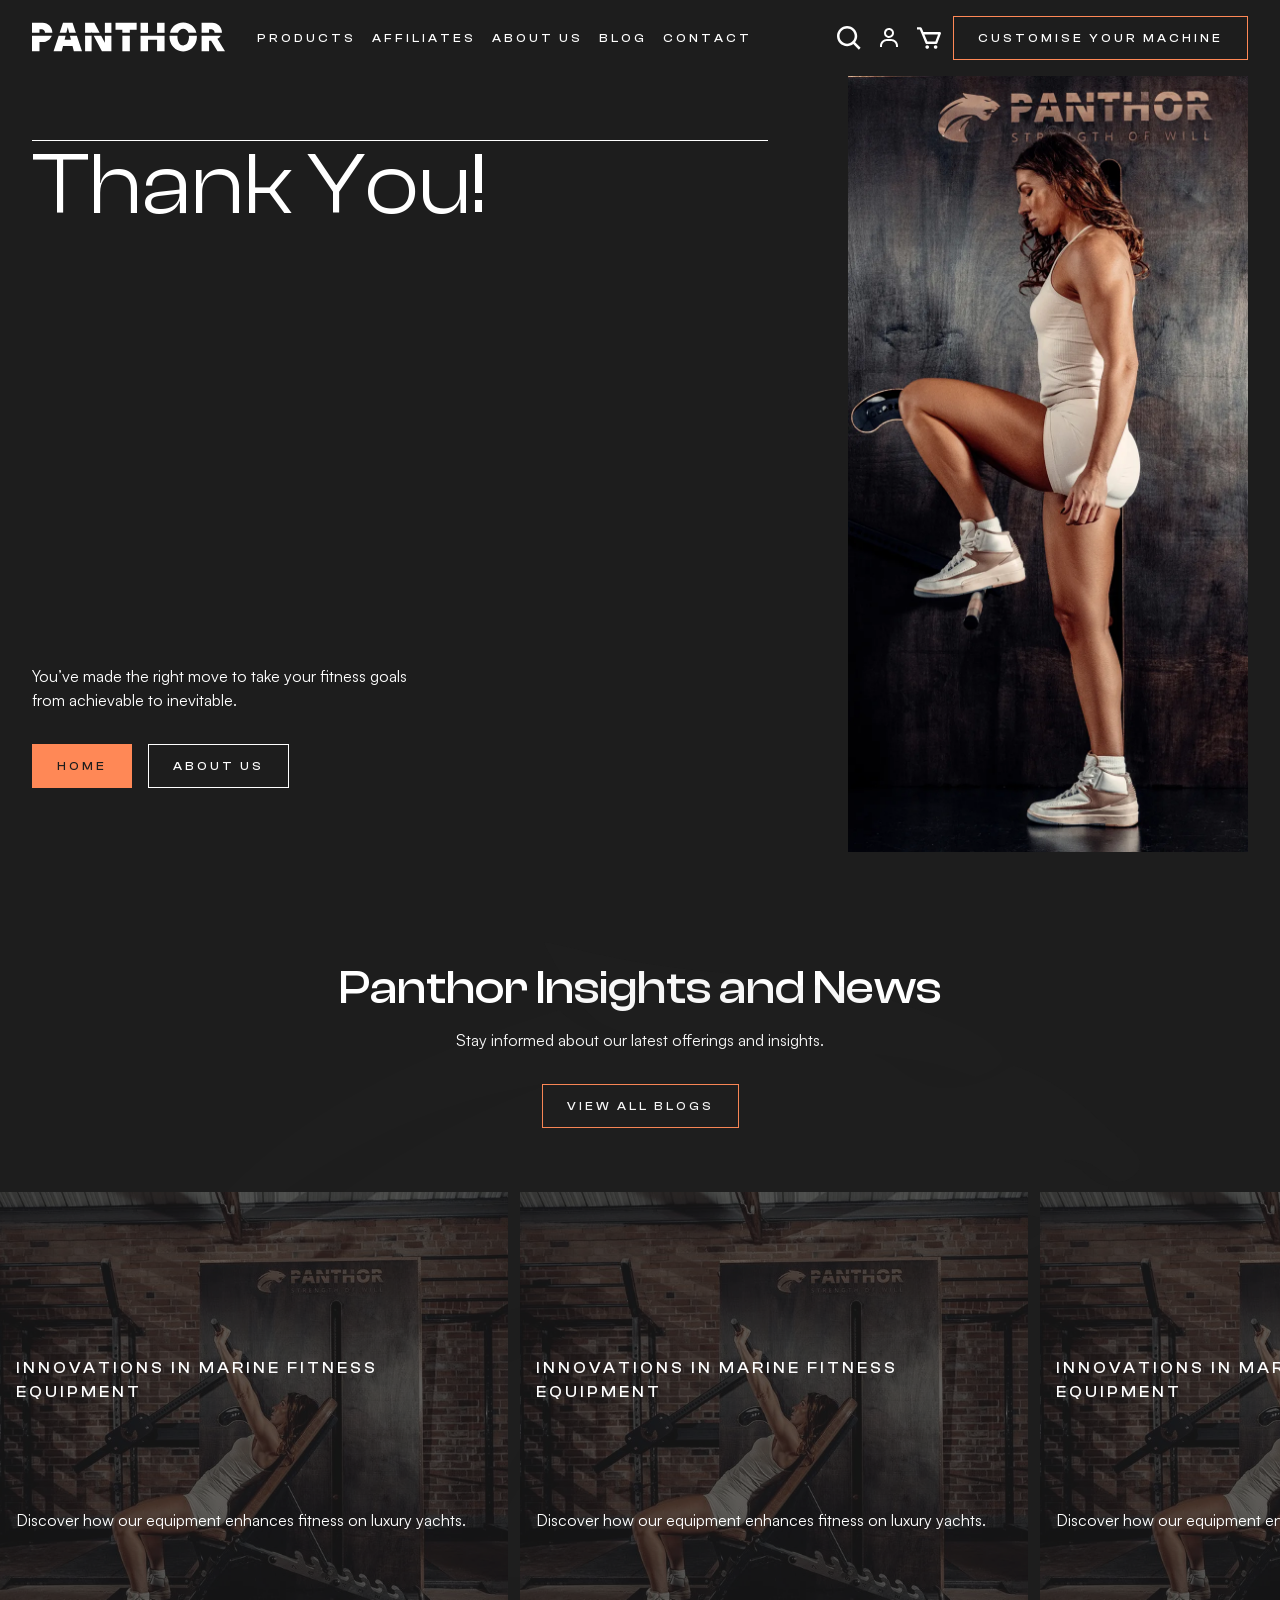
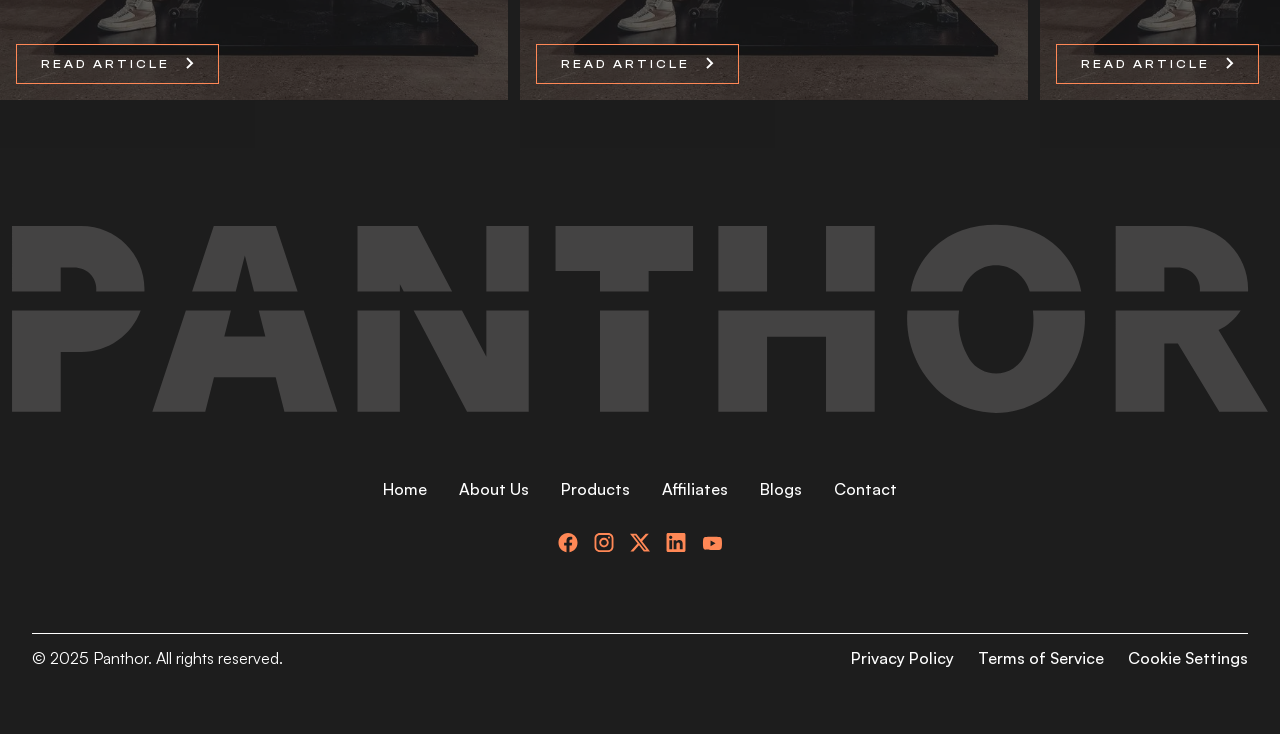
<file: thank-you.html>
<!DOCTYPE html><!--  Last Published: Thu May 14 2026 00:38:21 GMT+0000 (Coordinated Universal Time)  -->
<html data-wf-page="6837edd885538c24c4fa32e4" data-wf-site="6834fa433fd5947ee89aa4ad" lang="en-AU">
<head>
  <meta charset="utf-8">
  <title>Thank You</title>
  <meta content="Thank You" property="og:title">
  <meta content="Thank You" property="twitter:title">
  <meta content="width=device-width, initial-scale=1" name="viewport">
  <link href="css/normalize.css" rel="stylesheet" type="text/css">
  <link href="css/components.css" rel="stylesheet" type="text/css">
  <link href="css/panthor-dev.css" rel="stylesheet" type="text/css">
  <style>html.w-mod-js:not(.w-mod-ix3) :is(#typewriter) {visibility: hidden !important;}</style>
  <script type="text/javascript">!function(o,c){var n=c.documentElement,t=" w-mod-";n.className+=t+"js",("ontouchstart"in o||o.DocumentTouch&&c instanceof DocumentTouch)&&(n.className+=t+"touch")}(window,document);</script>
  <link href="images/favicon.png" rel="shortcut icon" type="image/x-icon">
  <link href="images/webclip.png" rel="apple-touch-icon">
  <link rel="stylesheet" href="https://cdn.jsdelivr.net/npm/swiper@11/swiper-bundle.min.css">
  <style>
  .swiper-button-prev:after,
  .swiper-button-next:after {
    display: none;
  }
  .transform-none {
    transform: none !important;
  }
</style>
  <script src="https://cdn.jsdelivr.net/npm/swiper@11/swiper-bundle.min.js"></script>
  <script>
  const runOnDomReady = (callback) => {
    return document.addEventListener("DOMContentLoaded", callback);
  };
   const initSlider = (identifier, config, breakpoint) => {
    let slider = null;
    if (breakpoint) {
      const runOnMatch = (media) => {
        if (media.matches && !slider) {
          slider = new Swiper(identifier, config);
          slider.init();
        }
        if (!media.matches && slider) {
          slider.destroy();
          slider = null;
        }
      };
      const media = window.matchMedia(
        `only screen and (${breakpoint >= 0 ? "min" : "max"}-width: ${
          breakpoint >= 0 ? breakpoint : breakpoint * -1
        }px)`
      );
      runOnMatch(media);
      window.addEventListener("resize", () => {
        runOnMatch(media);
      });
      media.addEventListener("change", runOnMatch);
    } else {
      slider = new Swiper(identifier, config);
    }
  };
  const resolveSliderHeight = (swiper) => {
    const params = swiper.params;
    const swiperEl = swiper.el;
    if (params.direction && params.direction === "vertical") {
      const swiperSlides = swiper.slides;
      const slidesPerView = params.slidesPerView || 1;
      const activeIndex = swiper[params.loop ? "realIndex" : "activeIndex"];
      let height = 0;
      let index = activeIndex + (slidesPerView - 1);
      while (index >= activeIndex) {
        if (index < swiperSlides.length) {
          height += swiperSlides[index].firstChild.offsetHeight;
        }
        index--;
      }
      const spaceBetween = params.spaceBetween;
      if (spaceBetween && slidesPerView && (slidesPerView > 1)) {
        height += (spaceBetween * slidesPerView);
      }
      swiperEl.style.height = height > 0 ? `${height}px` : "auto";
    } else {
      swiperEl.style.height = "auto";
    }
  };
const initSliderTransformRemover = (swiper) => {
  const { el, slides } = swiper;
  if (!el.classList.contains("init-slider-transform-remover")) {
    el.classList.add("init-slider-transform-remover");
    slides.forEach((slide) => {
      const transformedElements = slide.querySelectorAll(
        "[data-slider='transform-element']"
      );
      const setters = slide.querySelectorAll(
        "[data-slider='transform-setter']"
      );
      if (setters.length > 0) {
        setters.forEach((setter) => {
          setter.addEventListener("click", () => {
            slide.classList.add("transform-none");
            swiper.wrapperEl.classList.add("transform-none");
            el.closest(".swiper-container").style.zIndex = 9999;
            if (transformedElements.length > 0) {
              transformedElements.forEach((element) => {
                element.classList.add("transform-none");
              });
            }
          });
        });
      }
      const resetters = slide.querySelectorAll(
        "[data-slider='transform-resetter']"
      );
      if (resetters.length > 0) {
        resetters.forEach((resetter) => {
          resetter.addEventListener("click", () => {
            slide.classList.remove("transform-none");
            swiper.wrapperEl.classList.remove("transform-none");
            el.closest(".swiper-container").removeAttribute("style");
            if (transformedElements.length > 0) {
              transformedElements.forEach((element) => {
                element.classList.remove("transform-none");
              });
            }
          });
        });
      }
    });
  }
};
  /*Typewriter*/
function typeTextOnView(id, speed = 35) {
  const element = document.getElementById(id);
  if (!element) return;
  let hasAnimated = false;
  // Utility: wrap text node characters in span
  function wrapCharactersInSpans(node) {
    const fragment = document.createDocumentFragment();
    node.textContent.split('').forEach(char => {
      const span = document.createElement('span');
      span.textContent = char;
      span.style.opacity = '0.6';
      span.style.transition = 'opacity 0.3s ease';
      fragment.appendChild(span);
    });
    return fragment;
  }
  // Recursive function to walk the DOM and wrap only text nodes
  function processNode(node) {
    if (node.nodeType === Node.TEXT_NODE) {
      const spanWrapped = wrapCharactersInSpans(node);
      node.replaceWith(spanWrapped);
    } else if (node.nodeType === Node.ELEMENT_NODE) {
      node.childNodes.forEach(child => processNode(child));
    }
  }
  // Preserve layout height
  const clone = element.cloneNode(true);
  clone.style.position = 'absolute';
  clone.style.visibility = 'hidden';
  clone.style.pointerEvents = 'none';
  clone.style.height = 'auto';
  clone.style.opacity = 1;
  element.parentNode.insertBefore(clone, element.nextSibling);
  const fixedHeight = clone.offsetHeight + 'px';
  clone.remove();
  element.style.height = fixedHeight;
  element.style.overflow = 'hidden';
  // Typewriter animation (opacity fade)
  function typeWriter() {
    const spans = element.querySelectorAll('span');
    let i = 0;
    function fadeChar() {
      if (i < spans.length) {
        spans[i].style.opacity = '1';
        i++;
        setTimeout(fadeChar, speed);
      }
    }
    fadeChar();
  }
  // Observe when element enters viewport
  const observer = new IntersectionObserver(
    (entries, observer) => {
      entries.forEach(entry => {
        if (entry.isIntersecting && !hasAnimated) {
          hasAnimated = true;
          typeWriter();
          observer.unobserve(element);
        }
      });
    },
    { threshold: 0.5 }
  );
  observer.observe(element);
  // Run character wrapping after DOM is loaded
  processNode(element);
}
  // Initialize when DOM is ready
  document.addEventListener("DOMContentLoaded", () => {
    typeTextOnView('typewriter-text');
  });
</script>
</head>
<body>
  <div class="page-wrapper">
    <div class="global-styles w-embed">
      <style>
/* Make text look crisper and more legible in all browsers */
body {
  -webkit-font-smoothing: antialiased;
  -moz-osx-font-smoothing: grayscale;
  font-smoothing: antialiased;
  text-rendering: optimizeLegibility;
}
/* Focus state style for keyboard navigation for the focusable elements */
*[tabindex]:focus-visible,
  input[type="file"]:focus-visible {
   outline: 0.125rem solid #4d65ff;
   outline-offset: 0.125rem;
}
/* Set color style to inherit */
.inherit-color * {
    color: inherit;
}
/* Get rid of top margin on first element in any rich text element */
.w-richtext > :not(div):first-child, .w-richtext > div:first-child > :first-child {
  margin-top: 0 !important;
}
/* Get rid of bottom margin on last element in any rich text element */
.w-richtext>:last-child, .w-richtext ol li:last-child, .w-richtext ul li:last-child {
	margin-bottom: 0 !important;
}
/* Make sure containers never lose their center alignment */
.container-medium,.container-small, .container-large {
	margin-right: auto !important;
  margin-left: auto !important;
}
/* 
Make the following elements inherit typography styles from the parent and not have hardcoded values. 
Important: You will not be able to style for example "All Links" in Designer with this CSS applied.
Uncomment this CSS to use it in the project. Leave this message for future hand-off.
*/
/*
a,
.w-input,
.w-select,
.w-tab-link,
.w-nav-link,
.w-dropdown-btn,
.w-dropdown-toggle,
.w-dropdown-link {
  color: inherit;
  text-decoration: inherit;
  font-size: inherit;
}
*/
/* Apply "..." after 3 lines of text */
.text-style-3lines {
	display: -webkit-box;
	overflow: hidden;
	-webkit-line-clamp: 3;
	-webkit-box-orient: vertical;
}
/* Apply "..." after 2 lines of text */
.text-style-2lines {
	display: -webkit-box;
	overflow: hidden;
	-webkit-line-clamp: 2;
	-webkit-box-orient: vertical;
}
/* These classes are never overwritten */
.hide {
  display: none !important;
}
@media screen and (max-width: 991px) {
    .hide, .hide-tablet {
        display: none !important;
    }
}
  @media screen and (max-width: 767px) {
    .hide-mobile-landscape{
      display: none !important;
    }
}
  @media screen and (max-width: 479px) {
    .hide-mobile{
      display: none !important;
    }
}
.margin-0 {
  margin: 0rem !important;
}
.padding-0 {
  padding: 0rem !important;
}
.spacing-clean {
padding: 0rem !important;
margin: 0rem !important;
}
.margin-top {
  margin-right: 0rem !important;
  margin-bottom: 0rem !important;
  margin-left: 0rem !important;
}
.padding-top {
  padding-right: 0rem !important;
  padding-bottom: 0rem !important;
  padding-left: 0rem !important;
}
.margin-right {
  margin-top: 0rem !important;
  margin-bottom: 0rem !important;
  margin-left: 0rem !important;
}
.padding-right {
  padding-top: 0rem !important;
  padding-bottom: 0rem !important;
  padding-left: 0rem !important;
}
.margin-bottom {
  margin-top: 0rem !important;
  margin-right: 0rem !important;
  margin-left: 0rem !important;
}
.padding-bottom {
  padding-top: 0rem !important;
  padding-right: 0rem !important;
  padding-left: 0rem !important;
}
.margin-left {
  margin-top: 0rem !important;
  margin-right: 0rem !important;
  margin-bottom: 0rem !important;
}
.padding-left {
  padding-top: 0rem !important;
  padding-right: 0rem !important;
  padding-bottom: 0rem !important;
}
.margin-horizontal {
  margin-top: 0rem !important;
  margin-bottom: 0rem !important;
}
.padding-horizontal {
  padding-top: 0rem !important;
  padding-bottom: 0rem !important;
}
.margin-vertical {
  margin-right: 0rem !important;
  margin-left: 0rem !important;
}
.padding-vertical {
  padding-right: 0rem !important;
  padding-left: 0rem !important;
}
.padding-top-0{
	padding-top: 0 !important;
}
.padding-bottom-0{
	padding-bottom: 0 !important;
}
/*Dev Code*/
.swiper-container,
.component_testimonial_container,
.gallery-container{
	display: grid;
	grid-template-columns: minmax(0px, 1fr);
	max-width: 100%;
}
.wf-design-mode .component_news_wrap{
  gap: 0.75rem;
}
.wf-design-mode .product_image_swiper_wrap{
	gap: 1rem;
}
.wf-design-mode .component_product_overview_wrap,
.wf-design-mode .product_video_wrap{
	gap: 1.5rem;
}
.wf-design-mode .component_testimonial_wrap{
	gap: 2.5rem;
}
.wf-design-mode .swiper-wrapper{
	display: flex;
}
.wf-design-mode .swiper-wrapper > *{
	  flex: 0 0 auto;
}
.about_journey_slide.swiper-slide-active{
	opacity: 1;
}
.swiper{
	width: 100%;
}
@keyframes marqueeLoop{
  100% {
    transform: translateX(-50%)
  }
}
.component_blurb_description li::marker{
	color: var(--background-color--background-tertiary);
}
@media screen and (min-width: 1921px){
	.container-large{
  	max-width: 100rem;
  }
}
@media screen and (max-width: 690px){
#typewriter-text{
min-height: 390px;
}
}
</style>
    </div>
    <header class="component_header">
      <div class="page-width">
        <div class="component_header_wrap">
          <div class="component_header_logo_child">
            <a href="index.html" class="component_header_logo_link w-inline-block">
              <div class="component_header_logo w-embed"><svg xmlns="http://www.w3.org/2000/svg" width="100%" height="100%" viewbox="0 0 193 30" fill="none">
                  <path d="M0 13.7152H19.7708C18.3787 17.5339 14.7341 20.0777 10.6517 20.0777H7.4819V29.2694H0.00154321V13.7136L0 13.7152Z" fill="currentColor"></path>
                  <path d="M7.48036 7.13477V10.8246H0V0.772217H10.6501C16.0075 0.772217 20.3505 5.09421 20.3505 10.4257C20.3505 10.5592 20.3474 10.6927 20.3428 10.8246H12.9395C13.1615 9.02037 11.8711 7.38025 10.0596 7.15932C9.92704 7.14244 9.79292 7.13477 9.65879 7.13477H7.4819H7.48036Z" fill="currentColor"></path>
                  <path d="M33.6386 13.7151H26.7132L21.5624 29.2709H29.6933L31.0408 23.9562H40.5115L41.8589 29.2709H49.9899L44.839 13.7151H37.9137L38.9312 17.7287H32.6195L33.637 13.7151H33.6386Z" fill="currentColor"></path>
                  <path d="M34.3724 10.8246H27.6721L31.0007 0.772217H40.5546L43.8832 10.8246H37.1829L35.7784 5.28446L34.3739 10.8246H34.3724Z" fill="currentColor"></path>
                  <path d="M53.0884 13.7151H59.6005V29.2709H53.0884V13.7151Z" fill="currentColor"></path>
                  <path d="M62.3232 0.772217H53.0884V10.8246H59.6005V9.69237L60.1972 10.8246H67.6236L62.3232 0.772217Z" fill="currentColor"></path>
                  <path d="M79.4011 10.8246V0.772217H72.8889V10.8246H79.4011Z" fill="currentColor"></path>
                  <path d="M69.1472 13.7151L72.889 20.8125V13.7151H79.4011V29.2709H69.9212L61.7208 13.7151H69.1472Z" fill="currentColor"></path>
                  <path d="M104.657 0.772217H83.5232V7.65181H90.3499V10.8262H97.8302V7.65181H104.657V0.772217Z" fill="currentColor"></path>
                  <path d="M90.35 13.7151H97.8303V29.2709H90.35V13.7151Z" fill="currentColor"></path>
                  <path d="M108.545 0.772217H116.026V10.8246H108.545V0.772217Z" fill="currentColor"></path>
                  <path d="M125.085 0.772217H132.565V10.8246H125.085V0.772217Z" fill="currentColor"></path>
                  <path d="M108.545 13.7151H132.565V29.2709H125.085V17.744H116.027V29.2709H108.547V13.7151H108.545Z" fill="currentColor"></path>
                  <path d="M145.531 13.7151C145.19 16.3187 145.758 18.9592 147.136 21.1976C148.602 23.4315 151.61 24.0606 153.856 22.6015C154.419 22.2363 154.9 21.7576 155.267 21.1976C156.645 18.9592 157.212 16.3187 156.872 13.7151H164.835C165.234 18.8426 163.011 23.8258 158.919 26.968C154.3 30.2451 148.101 30.2451 143.48 26.968C139.381 23.8335 137.166 18.841 137.599 13.7151H145.528H145.531Z" fill="currentColor"></path>
                  <path d="M146.016 10.8246C146.326 9.68615 146.986 8.67354 147.905 7.9279C149.838 6.41052 152.565 6.41052 154.499 7.9279C155.418 8.67201 156.077 9.68615 156.387 10.8246H164.302C163.584 6.4903 160.555 2.88634 156.395 1.41652C153.025 0.29345 149.379 0.29345 146.009 1.41652C141.849 2.88634 138.82 6.4903 138.101 10.8246H146.016Z" fill="currentColor"></path>
                  <path d="M177.077 7.13477V10.8246H169.597V0.772217H180.247C185.604 0.772217 189.947 5.09421 189.947 10.4257C189.947 10.5592 189.944 10.6927 189.94 10.8246H182.536C182.758 9.02037 181.468 7.38025 179.656 7.15932C179.524 7.14244 179.39 7.13477 179.256 7.13477H177.079H177.077Z" fill="currentColor"></path>
                  <path d="M188.814 13.7151H169.596V29.2709H177.076V18.7659H179.156L185.52 29.2709H193L185.398 16.7238C186.792 16.0502 187.973 15.01 188.813 13.7151H188.814Z" fill="currentColor"></path>
                </svg></div>
            </a>
          </div>
          <div class="component_header_navigation">
            <div class="component_header_navigation_item is-nav">
              <div class="component_offcanvas">
                <div class="component_nav_list_wrap">
                  <div class="component_nav_list_link">
                    <a href="shop.html" class="component_nav_link">Products</a>
                    <a href="affiliates.html" class="component_nav_link">Affiliates</a>
                    <a href="about.html" class="component_nav_link">About Us</a>
                    <a href="blog.html" class="component_nav_link">Blog</a>
                    <a href="contact.html" class="component_nav_link">Contact</a>
                  </div>
                  <div class="component_nav_list_wrap_icon">
                    <div class="component_nav_icon_item hide-tablet"><img src="images/search-icon.svg" loading="lazy" width="20" height="20" alt="" class="component_nav_list_icon"></div>
                    <div class="component_nav_icon_item"><img src="images/profile-icon.svg" loading="lazy" width="20" height="20" alt="" class="component_nav_list_icon">
                      <div class="show-tablet">
                        <p class="text-color-secondary">Log In</p>
                      </div>
                    </div>
                    <div class="component_nav_icon_item"><img src="images/cart-icon.svg" loading="lazy" width="20" height="20" alt="" class="component_nav_list_icon">
                      <div class="show-tablet">
                        <p class="text-color-secondary">Cart</p>
                      </div>
                    </div>
                  </div>
                </div>
              </div>
            </div>
            <div class="component_header_navigation_item">
              <div class="component_header_widget_wrap">
                <div class="component_header_widget_item">
                  <a href="product-template.html" class="button-primary is-widget w-button">cUSTOMISE <span class="hide-mobile-portrait">YOUR </span>MACHINE</a>
                  <a href="product-template.html" class="button-secondary is-desktop w-button">Customise your machine</a>
                </div>
                <div class="component_header_widget_item is-burger">
                  <div data-w-id="ff451305-ab5f-5f04-9caf-f738f2c5f5e8" class="component_header_burger">
                    <div class="component_header_burger_line is-top"></div>
                    <div class="component_header_burger_line is-middle"></div>
                    <div class="component_header_burger_line is-bottom"></div>
                  </div>
                </div>
              </div>
            </div>
          </div>
        </div>
      </div>
    </header>
    <main class="main-wrapper">
      <section class="thank_hero_section">
        <div class="page-width">
          <div class="thank_hero_grid">
            <div class="thank_hero_item">
              <div class="thank_hero_content">
                <div class="thank_hero_top">
                  <div class="component_divider_line"></div>
                  <h1>Thank You!</h1>
                </div>
                <div class="thank_hero_bottom">
                  <p>You’ve made the right move to take your fitness goals <br>from achievable to inevitable.</p>
                  <div class="spacer-medium"></div>
                  <div class="button-group">
                    <a href="index.html" class="button-primary w-button">Home</a>
                    <a href="about.html" class="button-alternate w-button">About Us</a>
                  </div>
                </div>
              </div>
            </div>
            <div class="thank_hero_item">
              <div class="thank_hero_image_wrap"><img src="images/thank-you-placeholder_1.webp" loading="lazy" sizes="(max-width: 808px) 100vw, 808px" srcset="images/thank-you-placeholder_1thank-you-placeholder.webp 500w, images/thank-you-placeholder_1thank-you-placeholder.webp 800w, images/thank-you-placeholder_1.webp 808w" alt="" class="thank_hero_image"></div>
            </div>
          </div>
        </div>
      </section>
      <section class="component_news_section">
        <div class="component_news_overflow">
          <div class="component_news_background"><img src="images/panthor-watermark-faded-landscape.svg" loading="lazy" alt="" class="component_news_background_image"></div>
          <div class="padding-section-regular">
            <div class="page-width">
              <div class="max-width-large align-center">
                <div class="text-align-center">
                  <h2>Panthor Insights and News</h2>
                  <div class="spacer-small"></div>
                  <p>Stay informed about our latest offerings and insights.</p>
                  <div class="spacer-medium"></div>
                  <a href="blog.html" class="button-secondary w-button">View All Blogs</a>
                </div>
              </div>
            </div>
            <div class="spacer-xlarge"></div>
            <div class="page-width-full">
              <div class="swiper-container">
                <div id="news-slider" class="component_news_slider swiper">
                  <div class="component_news_wrap swiper-wrapper">
                    <div class="component_news_slide swiper-slide">
                      <div class="component_news_card"><img src="images/blog-placeholder-image_1.webp" loading="lazy" width="445" height="510" alt="" srcset="images/blog-placeholder-image_1blog-placeholder-image.webp 500w, images/blog-placeholder-image_1blog-placeholder-image.webp 800w, images/blog-placeholder-image_1.webp 1029w" sizes="(max-width: 479px) 100vw, 445px" class="component_news_image">
                        <div class="component_news_content_wrap">
                          <div class="component_news_content">
                            <h3 class="heading-style-h6">Innovations in Marine Fitness Equipment</h3>
                            <div class="spacer-xsmall"></div>
                            <p>Discover how our equipment enhances fitness on luxury yachts.</p>
                            <div class="spacer-regular"></div>
                            <div class="button-group">
                              <a href="article-template.html" class="button-secondary is-icon w-inline-block">
                                <div>Read Article</div>
                                <div class="button-icon w-embed"><svg width="8" height="12" viewbox="0 0 8 12" fill="none" xmlns="http://www.w3.org/2000/svg">
                                    <path d="M1.70697 11.8378L7.41397 6.13083L1.70697 0.423828L0.292969 1.83783L4.58597 6.13083L0.292969 10.4238L1.70697 11.8378Z" fill="currentColor"></path>
                                  </svg></div>
                              </a>
                            </div>
                          </div>
                        </div>
                      </div>
                    </div>
                    <div class="component_news_slide swiper-slide">
                      <div class="component_news_card"><img src="images/blog-placeholder-image_1.webp" loading="lazy" width="445" height="510" alt="" srcset="images/blog-placeholder-image_1blog-placeholder-image.webp 500w, images/blog-placeholder-image_1blog-placeholder-image.webp 800w, images/blog-placeholder-image_1.webp 1029w" sizes="(max-width: 479px) 100vw, 445px" class="component_news_image">
                        <div class="component_news_content_wrap">
                          <div class="component_news_content">
                            <h3 class="heading-style-h6">Innovations in Marine Fitness Equipment</h3>
                            <div class="spacer-xsmall"></div>
                            <p>Discover how our equipment enhances fitness on luxury yachts.</p>
                            <div class="spacer-regular"></div>
                            <div class="button-group">
                              <a href="article-template.html" class="button-secondary is-icon w-inline-block">
                                <div>Read Article</div>
                                <div class="button-icon w-embed"><svg width="8" height="12" viewbox="0 0 8 12" fill="none" xmlns="http://www.w3.org/2000/svg">
                                    <path d="M1.70697 11.8378L7.41397 6.13083L1.70697 0.423828L0.292969 1.83783L4.58597 6.13083L0.292969 10.4238L1.70697 11.8378Z" fill="currentColor"></path>
                                  </svg></div>
                              </a>
                            </div>
                          </div>
                        </div>
                      </div>
                    </div>
                    <div class="component_news_slide swiper-slide">
                      <div class="component_news_card"><img src="images/blog-placeholder-image_1.webp" loading="lazy" width="445" height="510" alt="" srcset="images/blog-placeholder-image_1blog-placeholder-image.webp 500w, images/blog-placeholder-image_1blog-placeholder-image.webp 800w, images/blog-placeholder-image_1.webp 1029w" sizes="(max-width: 479px) 100vw, 445px" class="component_news_image">
                        <div class="component_news_content_wrap">
                          <div class="component_news_content">
                            <h3 class="heading-style-h6">Innovations in Marine Fitness Equipment</h3>
                            <div class="spacer-xsmall"></div>
                            <p>Discover how our equipment enhances fitness on luxury yachts.</p>
                            <div class="spacer-regular"></div>
                            <div class="button-group">
                              <a href="article-template.html" class="button-secondary is-icon w-inline-block">
                                <div>Read Article</div>
                                <div class="button-icon w-embed"><svg width="8" height="12" viewbox="0 0 8 12" fill="none" xmlns="http://www.w3.org/2000/svg">
                                    <path d="M1.70697 11.8378L7.41397 6.13083L1.70697 0.423828L0.292969 1.83783L4.58597 6.13083L0.292969 10.4238L1.70697 11.8378Z" fill="currentColor"></path>
                                  </svg></div>
                              </a>
                            </div>
                          </div>
                        </div>
                      </div>
                    </div>
                    <div class="component_news_slide swiper-slide">
                      <div class="component_news_card"><img src="images/blog-placeholder-image_1.webp" loading="lazy" width="445" height="510" alt="" srcset="images/blog-placeholder-image_1blog-placeholder-image.webp 500w, images/blog-placeholder-image_1blog-placeholder-image.webp 800w, images/blog-placeholder-image_1.webp 1029w" sizes="(max-width: 479px) 100vw, 445px" class="component_news_image">
                        <div class="component_news_content_wrap">
                          <div class="component_news_content">
                            <h3 class="heading-style-h6">Innovations in Marine Fitness Equipment</h3>
                            <div class="spacer-xsmall"></div>
                            <p>Discover how our equipment enhances fitness on luxury yachts.</p>
                            <div class="spacer-regular"></div>
                            <div class="button-group">
                              <a href="article-template.html" class="button-secondary is-icon w-inline-block">
                                <div>Read Article</div>
                                <div class="button-icon w-embed"><svg width="8" height="12" viewbox="0 0 8 12" fill="none" xmlns="http://www.w3.org/2000/svg">
                                    <path d="M1.70697 11.8378L7.41397 6.13083L1.70697 0.423828L0.292969 1.83783L4.58597 6.13083L0.292969 10.4238L1.70697 11.8378Z" fill="currentColor"></path>
                                  </svg></div>
                              </a>
                            </div>
                          </div>
                        </div>
                      </div>
                    </div>
                    <div class="component_news_slide swiper-slide">
                      <div class="component_news_card"><img src="images/blog-placeholder-image_1.webp" loading="lazy" width="445" height="510" alt="" srcset="images/blog-placeholder-image_1blog-placeholder-image.webp 500w, images/blog-placeholder-image_1blog-placeholder-image.webp 800w, images/blog-placeholder-image_1.webp 1029w" sizes="(max-width: 479px) 100vw, 445px" class="component_news_image">
                        <div class="component_news_content_wrap">
                          <div class="component_news_content">
                            <h3 class="heading-style-h6">Innovations in Marine Fitness Equipment</h3>
                            <div class="spacer-xsmall"></div>
                            <p>Discover how our equipment enhances fitness on luxury yachts.</p>
                            <div class="spacer-regular"></div>
                            <div class="button-group">
                              <a href="article-template.html" class="button-secondary is-icon w-inline-block">
                                <div>Read Article</div>
                                <div class="button-icon w-embed"><svg width="8" height="12" viewbox="0 0 8 12" fill="none" xmlns="http://www.w3.org/2000/svg">
                                    <path d="M1.70697 11.8378L7.41397 6.13083L1.70697 0.423828L0.292969 1.83783L4.58597 6.13083L0.292969 10.4238L1.70697 11.8378Z" fill="currentColor"></path>
                                  </svg></div>
                              </a>
                            </div>
                          </div>
                        </div>
                      </div>
                    </div>
                    <div class="component_news_slide swiper-slide">
                      <div class="component_news_card"><img src="images/blog-placeholder-image_1.webp" loading="lazy" width="445" height="510" alt="" srcset="images/blog-placeholder-image_1blog-placeholder-image.webp 500w, images/blog-placeholder-image_1blog-placeholder-image.webp 800w, images/blog-placeholder-image_1.webp 1029w" sizes="(max-width: 479px) 100vw, 445px" class="component_news_image">
                        <div class="component_news_content_wrap">
                          <div class="component_news_content">
                            <h3 class="heading-style-h6">Innovations in Marine Fitness Equipment</h3>
                            <div class="spacer-xsmall"></div>
                            <p>Discover how our equipment enhances fitness on luxury yachts.</p>
                            <div class="spacer-regular"></div>
                            <div class="button-group">
                              <a href="article-template.html" class="button-secondary is-icon w-inline-block">
                                <div>Read Article</div>
                                <div class="button-icon w-embed"><svg width="8" height="12" viewbox="0 0 8 12" fill="none" xmlns="http://www.w3.org/2000/svg">
                                    <path d="M1.70697 11.8378L7.41397 6.13083L1.70697 0.423828L0.292969 1.83783L4.58597 6.13083L0.292969 10.4238L1.70697 11.8378Z" fill="currentColor"></path>
                                  </svg></div>
                              </a>
                            </div>
                          </div>
                        </div>
                      </div>
                    </div>
                  </div>
                </div>
              </div>
            </div>
          </div>
        </div>
        <div class="hide w-embed w-script">
          <script>
  runOnDomReady(() => {
     initSlider("#news-slider", {
    			slidesPerView: "auto",
    			spaceBetween: 12
  		});
  });
</script>
        </div>
      </section>
    </main>
    <footer class="component_footer">
      <div class="component_footer_logo_wrap"><img src="images/panthor.svg" loading="lazy" width="1418" height="212" alt="" class="component_footer_logo"></div>
      <div class="page-width">
        <div class="component_footer_nav_wrap">
          <div class="spacer-medium hide-tablet"></div>
          <div class="componet_footer_nav">
            <a href="index.html" class="component_footer_nav_link">Home</a>
            <a href="about.html" class="component_footer_nav_link">About Us</a>
            <a href="shop.html" class="component_footer_nav_link">Products</a>
            <a href="affiliates.html" class="component_footer_nav_link">Affiliates</a>
            <a href="blog.html" class="component_footer_nav_link">Blogs</a>
            <a href="contact.html" class="component_footer_nav_link">Contact</a>
          </div>
          <div class="spacer-medium"></div>
        </div>
        <div class="component_footer_social_list">
          <a href="#" class="component_footer_social_link w-inline-block">
            <div class="icon-embed w-embed"><svg xmlns="http://www.w3.org/2000/svg" width="100%" height="100%" viewbox="0 0 20 21" fill="none">
                <path d="M20 10.1705C20 4.61388 15.5229 0.109375 10 0.109375C4.47715 0.109375 0 4.61388 0 10.1705C0 15.1922 3.65684 19.3546 8.4375 20.1094V13.0788H5.89844V10.1705H8.4375V7.95389C8.4375 5.43233 9.9305 4.03949 12.2146 4.03949C13.3088 4.03949 14.4531 4.236 14.4531 4.236V6.71198H13.1922C11.95 6.71198 11.5625 7.48759 11.5625 8.28327V10.1705H14.3359L13.8926 13.0788H11.5625V20.1094C16.3432 19.3546 20 15.1924 20 10.1705Z" fill="currentColor"></path>
              </svg></div>
          </a>
          <a href="#" class="component_footer_social_link w-inline-block">
            <div class="icon-embed w-embed"><svg xmlns="http://www.w3.org/2000/svg" width="100%" height="100%" viewbox="0 0 18 19" fill="none">
                <path fill-rule="evenodd" clip-rule="evenodd" d="M13 0.109375H5C2.23858 0.109375 0 2.34795 0 5.10938V13.1094C0 15.8708 2.23858 18.1094 5 18.1094H13C15.7614 18.1094 18 15.8708 18 13.1094V5.10938C18 2.34795 15.7614 0.109375 13 0.109375ZM16.25 13.1094C16.2445 14.902 14.7926 16.3539 13 16.3594H5C3.20735 16.3539 1.75549 14.902 1.75 13.1094V5.10938C1.75549 3.31673 3.20735 1.86486 5 1.85938H13C14.7926 1.86486 16.2445 3.31673 16.25 5.10938V13.1094ZM13.75 5.35938C14.3023 5.35938 14.75 4.91165 14.75 4.35938C14.75 3.8071 14.3023 3.35938 13.75 3.35938C13.1977 3.35938 12.75 3.8071 12.75 4.35938C12.75 4.91165 13.1977 5.35938 13.75 5.35938ZM9 4.60938C6.51472 4.60938 4.5 6.62409 4.5 9.10938C4.5 11.5947 6.51472 13.6094 9 13.6094C11.4853 13.6094 13.5 11.5947 13.5 9.10938C13.5027 7.91507 13.0294 6.76894 12.1849 5.92445C11.3404 5.07996 10.1943 4.60672 9 4.60938ZM6.25 9.10938C6.25 10.6282 7.4812 11.8594 9 11.8594C10.5188 11.8594 11.75 10.6282 11.75 9.10938C11.75 7.59058 10.5188 6.35938 9 6.35938C7.4812 6.35938 6.25 7.59058 6.25 9.10938Z" fill="currentColor"></path>
              </svg></div>
          </a>
          <a href="#" class="component_footer_social_link w-inline-block">
            <div class="icon-embed w-embed"><svg xmlns="http://www.w3.org/2000/svg" width="100%" height="100%" viewbox="0 0 18 17" fill="none">
                <path d="M14.1761 0.109375H16.9362L10.9061 6.88678L18 16.1094H12.4456L8.0951 10.516L3.11723 16.1094H0.35544L6.80517 8.86018L0 0.109375H5.69545L9.6279 5.222L14.1761 0.109375ZM13.2073 14.4848H14.7368L4.86441 1.64865H3.2232L13.2073 14.4848Z" fill="currentColor"></path>
              </svg></div>
          </a>
          <a href="#" class="component_footer_social_link w-inline-block">
            <div class="icon-embed w-embed"><svg xmlns="http://www.w3.org/2000/svg" width="100%" height="100%" viewbox="0 0 18 19" fill="none">
                <path fill-rule="evenodd" clip-rule="evenodd" d="M1.5 0.109375C0.67157 0.109375 0 0.780945 0 1.60938V16.6094C0 17.4378 0.67157 18.1094 1.5 18.1094H16.5C17.3284 18.1094 18 17.4378 18 16.6094V1.60938C18 0.780945 17.3284 0.109375 16.5 0.109375H1.5ZM5.52076 4.11209C5.52639 5.06835 4.81061 5.65757 3.96123 5.65335C3.16107 5.64913 2.46357 5.01209 2.46779 4.1135C2.47201 3.26834 3.13998 2.58913 4.00764 2.60882C4.88795 2.62851 5.52639 3.27397 5.52076 4.11209ZM9.2797 6.87113H6.75971H6.7583V15.431H9.4217V15.2313C9.4217 14.8514 9.4214 14.4714 9.4211 14.0913C9.4203 13.0775 9.4194 12.0626 9.4246 11.0491C9.426 10.803 9.4372 10.5471 9.5005 10.3122C9.7381 9.43468 10.5271 8.86797 11.4074 9.00727C11.9727 9.09577 12.3467 9.42348 12.5042 9.95648C12.6013 10.2897 12.6449 10.6483 12.6491 10.9957C12.6605 12.0433 12.6589 13.0909 12.6573 14.1386C12.6567 14.5084 12.6561 14.8784 12.6561 15.2482V15.4296H15.328V15.2243C15.328 14.7723 15.3278 14.3204 15.3275 13.8685C15.327 12.739 15.3264 11.6095 15.3294 10.4796C15.3308 9.96908 15.276 9.46568 15.1508 8.97208C14.9638 8.23798 14.5771 7.63048 13.9485 7.19178C13.5027 6.87957 13.0133 6.67848 12.4663 6.65598C12.404 6.65339 12.3412 6.65 12.2781 6.64659C11.9984 6.63147 11.7141 6.61611 11.4467 6.67004C10.6817 6.82332 10.0096 7.17348 9.5019 7.79078C9.4429 7.86158 9.3852 7.93348 9.2991 8.04078L9.2797 8.06507V6.87113ZM2.68164 15.4338H5.33242V6.87671H2.68164V15.4338Z" fill="currentColor"></path>
              </svg></div>
          </a>
          <a href="#" class="component_footer_social_link w-inline-block">
            <div class="icon-embed w-embed"><svg xmlns="http://www.w3.org/2000/svg" width="100%" height="100%" viewbox="0 0 21 15" fill="none">
                <path d="M20.5931 3.06922C20.4792 2.64662 20.2566 2.26122 19.9475 1.95139C19.6383 1.64155 19.2534 1.41808 18.8311 1.30322C17.2651 0.873218 11.0001 0.866219 11.0001 0.866219C11.0001 0.866219 4.73609 0.859218 3.16909 1.27022C2.74701 1.39036 2.36291 1.617 2.05365 1.92835C1.7444 2.23971 1.52037 2.62534 1.40309 3.04822C0.990086 4.61422 0.986085 7.86222 0.986085 7.86222C0.986085 7.86222 0.982085 11.1262 1.39209 12.6762C1.62209 13.5332 2.29709 14.2102 3.15509 14.4412C4.73709 14.8712 10.9851 14.8782 10.9851 14.8782C10.9851 14.8782 17.2501 14.8852 18.8161 14.4752C19.2386 14.3606 19.6238 14.1376 19.9337 13.8284C20.2436 13.5192 20.4675 13.1345 20.5831 12.7122C20.9971 11.1472 21.0001 7.90022 21.0001 7.90022C21.0001 7.90022 21.0201 4.63522 20.5931 3.06922ZM8.99609 10.8712L9.00109 4.87122L14.2081 7.87622L8.99609 10.8712Z" fill="currentColor"></path>
              </svg></div>
          </a>
        </div>
        <div class="component_footer_bottom_wrap">
          <div class="component_footer_bottom">
            <div class="component_footer_bottom_item">
              <p>© 2025 Panthor. All rights reserved.</p>
            </div>
            <div class="component_footer_bottom_item">
              <div class="component_footer_terms">
                <a href="legal.html" class="component_footer_nav_link">Privacy Policy</a>
                <a href="legal.html" class="component_footer_nav_link">Terms of Service</a>
                <a href="legal.html" class="component_footer_nav_link">Cookie Settings</a>
              </div>
            </div>
          </div>
        </div>
      </div>
    </footer>
    <div class="component_cursor_wrap">
      <div data-w-id="290e3f7a-0ea8-8439-f99f-ad4dfa604e9a" class="component_cursor">
        <div class="component_cursor_embed w-embed"><svg width="100%" height="100%" viewbox="0 0 5 4" fill="none" xmlns="http://www.w3.org/2000/svg">
            <path d="M2.51803 0.67634L2.08205 0.240356L0.322388 2.00001L2.08205 3.75967L2.51803 3.32369L1.19435 2.00001L2.51803 0.67634Z" fill="currentColor"></path>
            <path d="M3.62371 0.240356L1.86405 2.00001L3.62371 3.75967L4.0597 3.32369L2.73602 2.00001L4.0597 0.67634L3.62371 0.240356Z" fill="currentColor"></path>
          </svg></div>
        <p>DRAG</p>
        <div class="component_cursor_embed w-embed"><svg width="100%" height="100%" viewbox="0 0 5 4" fill="none" xmlns="http://www.w3.org/2000/svg">
            <path d="M2.1746 0.677335L3.50814 2.00009L2.1746 3.32284L2.60873 3.76067L4.38381 2.00009L2.60873 0.239502L2.1746 0.677335Z" fill="currentColor"></path>
            <path d="M1.06707 0.239502L0.632935 0.677335L1.96648 2.00009L0.632935 3.32284L1.06707 3.76067L2.84214 2.00009L1.06707 0.239502Z" fill="currentColor"></path>
          </svg></div>
      </div>
    </div>
  </div>
  <script src="https://d3e54v103j8qbb.cloudfront.net/js/jquery-3.5.1.min.dc5e7f18c8.js?site=6834fa433fd5947ee89aa4ad" type="text/javascript" integrity="sha256-9/aliU8dGd2tb6OSsuzixeV4y/faTqgFtohetphbbj0=" crossorigin="anonymous"></script>
  <script src="js/panthor-dev.js" type="text/javascript"></script>
  <script src="https://cdn.prod.website-files.com/gsap/3.15.0/gsap.min.js" type="text/javascript"></script>
  <script src="https://cdn.prod.website-files.com/gsap/3.15.0/SplitText.min.js" type="text/javascript"></script>
  <script src="https://cdn.prod.website-files.com/gsap/3.15.0/ScrollTrigger.min.js" type="text/javascript"></script>
  <script>
  runOnDomReady(() => {
  });
</script>
</body>
</html>
</file>
<file: css/components.css>
@font-face {
  font-family: 'webflow-icons';
  src: url("[data-uri]") format('truetype');
  font-weight: normal;
  font-style: normal;
}
[class^="w-icon-"],
[class*=" w-icon-"] {
  /* use !important to prevent issues with browser extensions that change fonts */
  font-family: 'webflow-icons' !important;
  speak: none;
  font-style: normal;
  font-weight: normal;
  font-variant: normal;
  text-transform: none;
  line-height: 1;
  /* Better Font Rendering =========== */
  -webkit-font-smoothing: antialiased;
  -moz-osx-font-smoothing: grayscale;
}
.w-icon-slider-right:before {
  content: "\e600";
}
.w-icon-slider-left:before {
  content: "\e601";
}
.w-icon-nav-menu:before {
  content: "\e602";
}
.w-icon-arrow-down:before,
.w-icon-dropdown-toggle:before {
  content: "\e603";
}
.w-icon-file-upload-remove:before {
  content: "\e900";
}
.w-icon-file-upload-icon:before {
  content: "\e903";
}
* {
  -webkit-box-sizing: border-box;
  -moz-box-sizing: border-box;
  box-sizing: border-box;
}
html {
  height: 100%;
}
body {
  margin: 0;
  min-height: 100%;
  background-color: #fff;
  font-family: Arial, sans-serif;
  font-size: 14px;
  line-height: 20px;
  color: #333;
}
img {
  max-width: 100%;
  vertical-align: middle;
  display: inline-block;
}
html.w-mod-touch * {
  background-attachment: scroll !important;
}
.w-block {
  display: block;
}
.w-inline-block {
  max-width: 100%;
  display: inline-block;
}
.w-clearfix:before,
.w-clearfix:after {
  content: " ";
  display: table;
  grid-column-start: 1;
  grid-row-start: 1;
  grid-column-end: 2;
  grid-row-end: 2;
}
.w-clearfix:after {
  clear: both;
}
.w-hidden {
  display: none;
}
.w-button {
  display: inline-block;
  padding: 9px 15px;
  background-color: #3898EC;
  color: white;
  border: 0;
  line-height: inherit;
  text-decoration: none;
  cursor: pointer;
  border-radius: 0;
}
input.w-button {
  -webkit-appearance: button;
}
html[data-w-dynpage] [data-w-cloak] {
  color: transparent !important;
}
.w-code-block {
  margin: unset;
}
pre.w-code-block code {
  all: inherit;
}
pre.w-code-block code > span {
  display: block !important;
}
.w-optimization {
  display: contents;
}
.w-webflow-badge,
.w-webflow-badge > img {
  box-sizing: unset;
  width: unset;
  height: unset;
  max-height: unset;
  max-width: unset;
  min-height: unset;
  min-width: unset;
  margin: unset;
  padding: unset;
  float: unset;
  clear: unset;
  border: unset;
  border-radius: unset;
  background: unset;
  background-image: unset;
  background-position: unset;
  background-size: unset;
  background-repeat: unset;
  background-origin: unset;
  background-clip: unset;
  background-attachment: unset;
  background-color: unset;
  box-shadow: unset;
  transform: unset;
  transition: unset;
  direction: unset;
  font-family: unset;
  font-weight: unset;
  color: unset;
  font-size: unset;
  line-height: unset;
  font-style: unset;
  font-variant: unset;
  text-align: unset;
  letter-spacing: unset;
  text-decoration: unset;
  text-indent: unset;
  text-transform: unset;
  list-style-type: unset;
  text-shadow: unset;
  vertical-align: unset;
  cursor: unset;
  white-space: unset;
  word-break: unset;
  word-spacing: unset;
  word-wrap: unset;
}
.w-webflow-badge {
  position: fixed !important;
  display: inline-block !important;
  visibility: visible !important;
  opacity: 1 !important;
  z-index: 2147483647 !important;
  top: auto !important;
  right: 12px !important;
  bottom: 12px !important;
  left: auto !important;
  color: #aaadb0 !important;
  background-color: #fff !important;
  border-radius: 3px !important;
  padding: 6px !important;
  font-size: 12px !important;
  line-height: 14px !important;
  text-decoration: none !important;
  transform: none !important;
  margin: 0 !important;
  width: auto !important;
  height: auto !important;
  overflow: unset !important;
  white-space: nowrap;
  box-shadow: 0 0 0 1px rgba(0, 0, 0, 0.1), 0px 1px 3px rgba(0, 0, 0, 0.1);
  cursor: pointer;
}
.w-webflow-badge > img {
  position: unset;
  display: inline-block !important;
  visibility: unset !important;
  opacity: 1 !important;
  vertical-align: middle !important;
}
h1,
h2,
h3,
h4,
h5,
h6 {
  font-weight: bold;
  margin-bottom: 10px;
}
h1 {
  font-size: 38px;
  line-height: 44px;
  margin-top: 20px;
}
h2 {
  font-size: 32px;
  line-height: 36px;
  margin-top: 20px;
}
h3 {
  font-size: 24px;
  line-height: 30px;
  margin-top: 20px;
}
h4 {
  font-size: 18px;
  line-height: 24px;
  margin-top: 10px;
}
h5 {
  font-size: 14px;
  line-height: 20px;
  margin-top: 10px;
}
h6 {
  font-size: 12px;
  line-height: 18px;
  margin-top: 10px;
}
p {
  margin-top: 0;
  margin-bottom: 10px;
}
blockquote {
  margin: 0 0 10px 0;
  padding: 10px 20px;
  border-left: 5px solid #E2E2E2;
  font-size: 18px;
  line-height: 22px;
}
figure {
  margin: 0;
  margin-bottom: 10px;
}
figcaption {
  margin-top: 5px;
  text-align: center;
}
ul,
ol {
  margin-top: 0px;
  margin-bottom: 10px;
  padding-left: 40px;
}
.w-list-unstyled {
  padding-left: 0;
  list-style: none;
}
.w-embed:before,
.w-embed:after {
  content: " ";
  display: table;
  grid-column-start: 1;
  grid-row-start: 1;
  grid-column-end: 2;
  grid-row-end: 2;
}
.w-embed:after {
  clear: both;
}
.w-video {
  width: 100%;
  position: relative;
  padding: 0;
}
.w-video iframe,
.w-video object,
.w-video embed {
  position: absolute;
  top: 0;
  left: 0;
  width: 100%;
  height: 100%;
  border: none;
}
fieldset {
  padding: 0;
  margin: 0;
  border: 0;
}
button,
[type='button'],
[type='reset'] {
  border: 0;
  cursor: pointer;
  -webkit-appearance: button;
}
.w-form {
  margin: 0 0 15px;
}
.w-form-done {
  display: none;
  padding: 20px;
  text-align: center;
  background-color: #dddddd;
}
.w-form-fail {
  display: none;
  margin-top: 10px;
  padding: 10px;
  background-color: #ffdede;
}
label {
  display: block;
  margin-bottom: 5px;
  font-weight: bold;
}
.w-input,
.w-select {
  display: block;
  width: 100%;
  height: 38px;
  padding: 8px 12px;
  margin-bottom: 10px;
  font-size: 14px;
  line-height: 1.42857143;
  color: #333333;
  vertical-align: middle;
  background-color: #ffffff;
  border: 1px solid #cccccc;
}
.w-input::placeholder,
.w-select::placeholder {
  color: #999;
}
.w-input:focus,
.w-select:focus {
  border-color: #3898EC;
  outline: 0;
}
.w-input[disabled],
.w-select[disabled],
.w-input[readonly],
.w-select[readonly],
fieldset[disabled] .w-input,
fieldset[disabled] .w-select {
  cursor: not-allowed;
}
.w-input[disabled]:not(.w-input-disabled),
.w-select[disabled]:not(.w-input-disabled),
.w-input[readonly],
.w-select[readonly],
fieldset[disabled]:not(.w-input-disabled) .w-input,
fieldset[disabled]:not(.w-input-disabled) .w-select {
  background-color: #eeeeee;
}
textarea.w-input,
textarea.w-select {
  height: auto;
}
.w-select {
  background-color: #f3f3f3;
}
.w-select[multiple] {
  height: auto;
}
.w-form-label {
  display: inline-block;
  cursor: pointer;
  font-weight: normal;
  margin-bottom: 0px;
}
.w-radio {
  display: block;
  margin-bottom: 5px;
  padding-left: 20px;
}
.w-radio:before,
.w-radio:after {
  content: " ";
  display: table;
  grid-column-start: 1;
  grid-row-start: 1;
  grid-column-end: 2;
  grid-row-end: 2;
}
.w-radio:after {
  clear: both;
}
.w-radio-input {
  margin: 4px 0 0;
  line-height: normal;
  float: left;
  margin-left: -20px;
}
.w-radio-input {
  margin-top: 3px;
}
.w-file-upload {
  display: block;
  margin-bottom: 10px;
}
.w-file-upload-input {
  width: 0.1px;
  height: 0.1px;
  opacity: 0;
  overflow: hidden;
  position: absolute;
  z-index: -100;
}
.w-file-upload-default,
.w-file-upload-uploading,
.w-file-upload-success {
  display: inline-block;
  color: #333333;
}
.w-file-upload-error {
  display: block;
  margin-top: 10px;
}
.w-file-upload-default.w-hidden,
.w-file-upload-uploading.w-hidden,
.w-file-upload-error.w-hidden,
.w-file-upload-success.w-hidden {
  display: none;
}
.w-file-upload-uploading-btn {
  display: flex;
  font-size: 14px;
  font-weight: normal;
  cursor: pointer;
  margin: 0;
  padding: 8px 12px;
  border: 1px solid #cccccc;
  background-color: #fafafa;
}
.w-file-upload-file {
  display: flex;
  flex-grow: 1;
  justify-content: space-between;
  margin: 0;
  padding: 8px 9px 8px 11px;
  border: 1px solid #cccccc;
  background-color: #fafafa;
}
.w-file-upload-file-name {
  font-size: 14px;
  font-weight: normal;
  display: block;
}
.w-file-remove-link {
  margin-top: 3px;
  margin-left: 10px;
  width: auto;
  height: auto;
  padding: 3px;
  display: block;
  cursor: pointer;
}
.w-icon-file-upload-remove {
  margin: auto;
  font-size: 10px;
}
.w-file-upload-error-msg {
  display: inline-block;
  color: #ea384c;
  padding: 2px 0;
}
.w-file-upload-info {
  display: inline-block;
  line-height: 38px;
  padding: 0 12px;
}
.w-file-upload-label {
  display: inline-block;
  font-size: 14px;
  font-weight: normal;
  cursor: pointer;
  margin: 0;
  padding: 8px 12px;
  border: 1px solid #cccccc;
  background-color: #fafafa;
}
.w-icon-file-upload-icon,
.w-icon-file-upload-uploading {
  display: inline-block;
  margin-right: 8px;
  width: 20px;
}
.w-icon-file-upload-uploading {
  height: 20px;
}
.w-container {
  margin-left: auto;
  margin-right: auto;
  max-width: 940px;
}
.w-container:before,
.w-container:after {
  content: " ";
  display: table;
  grid-column-start: 1;
  grid-row-start: 1;
  grid-column-end: 2;
  grid-row-end: 2;
}
.w-container:after {
  clear: both;
}
.w-container .w-row {
  margin-left: -10px;
  margin-right: -10px;
}
.w-row:before,
.w-row:after {
  content: " ";
  display: table;
  grid-column-start: 1;
  grid-row-start: 1;
  grid-column-end: 2;
  grid-row-end: 2;
}
.w-row:after {
  clear: both;
}
.w-row .w-row {
  margin-left: 0;
  margin-right: 0;
}
.w-col {
  position: relative;
  float: left;
  width: 100%;
  min-height: 1px;
  padding-left: 10px;
  padding-right: 10px;
}
.w-col .w-col {
  padding-left: 0;
  padding-right: 0;
}
.w-col-1 {
  width: 8.33333333%;
}
.w-col-2 {
  width: 16.66666667%;
}
.w-col-3 {
  width: 25%;
}
.w-col-4 {
  width: 33.33333333%;
}
.w-col-5 {
  width: 41.66666667%;
}
.w-col-6 {
  width: 50%;
}
.w-col-7 {
  width: 58.33333333%;
}
.w-col-8 {
  width: 66.66666667%;
}
.w-col-9 {
  width: 75%;
}
.w-col-10 {
  width: 83.33333333%;
}
.w-col-11 {
  width: 91.66666667%;
}
.w-col-12 {
  width: 100%;
}
.w-hidden-main {
  display: none !important;
}
@media screen and (max-width: 991px) {
  .w-container {
    max-width: 728px;
  }
  .w-hidden-main {
    display: inherit !important;
  }
  .w-hidden-medium {
    display: none !important;
  }
  .w-col-medium-1 {
    width: 8.33333333%;
  }
  .w-col-medium-2 {
    width: 16.66666667%;
  }
  .w-col-medium-3 {
    width: 25%;
  }
  .w-col-medium-4 {
    width: 33.33333333%;
  }
  .w-col-medium-5 {
    width: 41.66666667%;
  }
  .w-col-medium-6 {
    width: 50%;
  }
  .w-col-medium-7 {
    width: 58.33333333%;
  }
  .w-col-medium-8 {
    width: 66.66666667%;
  }
  .w-col-medium-9 {
    width: 75%;
  }
  .w-col-medium-10 {
    width: 83.33333333%;
  }
  .w-col-medium-11 {
    width: 91.66666667%;
  }
  .w-col-medium-12 {
    width: 100%;
  }
  .w-col-stack {
    width: 100%;
    left: auto;
    right: auto;
  }
}
@media screen and (max-width: 767px) {
  .w-hidden-main {
    display: inherit !important;
  }
  .w-hidden-medium {
    display: inherit !important;
  }
  .w-hidden-small {
    display: none !important;
  }
  .w-row,
  .w-container .w-row {
    margin-left: 0;
    margin-right: 0;
  }
  .w-col {
    width: 100%;
    left: auto;
    right: auto;
  }
  .w-col-small-1 {
    width: 8.33333333%;
  }
  .w-col-small-2 {
    width: 16.66666667%;
  }
  .w-col-small-3 {
    width: 25%;
  }
  .w-col-small-4 {
    width: 33.33333333%;
  }
  .w-col-small-5 {
    width: 41.66666667%;
  }
  .w-col-small-6 {
    width: 50%;
  }
  .w-col-small-7 {
    width: 58.33333333%;
  }
  .w-col-small-8 {
    width: 66.66666667%;
  }
  .w-col-small-9 {
    width: 75%;
  }
  .w-col-small-10 {
    width: 83.33333333%;
  }
  .w-col-small-11 {
    width: 91.66666667%;
  }
  .w-col-small-12 {
    width: 100%;
  }
}
@media screen and (max-width: 479px) {
  .w-container {
    max-width: none;
  }
  .w-hidden-main {
    display: inherit !important;
  }
  .w-hidden-medium {
    display: inherit !important;
  }
  .w-hidden-small {
    display: inherit !important;
  }
  .w-hidden-tiny {
    display: none !important;
  }
  .w-col {
    width: 100%;
  }
  .w-col-tiny-1 {
    width: 8.33333333%;
  }
  .w-col-tiny-2 {
    width: 16.66666667%;
  }
  .w-col-tiny-3 {
    width: 25%;
  }
  .w-col-tiny-4 {
    width: 33.33333333%;
  }
  .w-col-tiny-5 {
    width: 41.66666667%;
  }
  .w-col-tiny-6 {
    width: 50%;
  }
  .w-col-tiny-7 {
    width: 58.33333333%;
  }
  .w-col-tiny-8 {
    width: 66.66666667%;
  }
  .w-col-tiny-9 {
    width: 75%;
  }
  .w-col-tiny-10 {
    width: 83.33333333%;
  }
  .w-col-tiny-11 {
    width: 91.66666667%;
  }
  .w-col-tiny-12 {
    width: 100%;
  }
}
.w-widget {
  position: relative;
}
.w-widget-map {
  width: 100%;
  height: 400px;
}
.w-widget-map label {
  width: auto;
  display: inline;
}
.w-widget-map img {
  max-width: inherit;
}
.w-widget-map .gm-style-iw {
  text-align: center;
}
.w-widget-map .gm-style-iw > button {
  display: none !important;
}
.w-widget-twitter {
  overflow: hidden;
}
.w-widget-twitter-count-shim {
  display: inline-block;
  vertical-align: top;
  position: relative;
  width: 28px;
  height: 20px;
  text-align: center;
  background: white;
  border: #758696 solid 1px;
  border-radius: 3px;
}
.w-widget-twitter-count-shim * {
  pointer-events: none;
  user-select: none;
}
.w-widget-twitter-count-shim .w-widget-twitter-count-inner {
  position: relative;
  font-size: 15px;
  line-height: 12px;
  text-align: center;
  color: #999;
  font-family: serif;
}
.w-widget-twitter-count-shim .w-widget-twitter-count-clear {
  position: relative;
  display: block;
}
.w-widget-twitter-count-shim.w--large {
  width: 36px;
  height: 28px;
}
.w-widget-twitter-count-shim.w--large .w-widget-twitter-count-inner {
  font-size: 18px;
  line-height: 18px;
}
.w-widget-twitter-count-shim:not(.w--vertical) {
  margin-left: 5px;
  margin-right: 8px;
}
.w-widget-twitter-count-shim:not(.w--vertical).w--large {
  margin-left: 6px;
}
.w-widget-twitter-count-shim:not(.w--vertical):before,
.w-widget-twitter-count-shim:not(.w--vertical):after {
  top: 50%;
  left: 0;
  border: solid transparent;
  content: ' ';
  height: 0;
  width: 0;
  position: absolute;
  pointer-events: none;
}
.w-widget-twitter-count-shim:not(.w--vertical):before {
  border-color: rgba(117, 134, 150, 0);
  border-right-color: #5d6c7b;
  border-width: 4px;
  margin-left: -9px;
  margin-top: -4px;
}
.w-widget-twitter-count-shim:not(.w--vertical).w--large:before {
  border-width: 5px;
  margin-left: -10px;
  margin-top: -5px;
}
.w-widget-twitter-count-shim:not(.w--vertical):after {
  border-color: rgba(255, 255, 255, 0);
  border-right-color: white;
  border-width: 4px;
  margin-left: -8px;
  margin-top: -4px;
}
.w-widget-twitter-count-shim:not(.w--vertical).w--large:after {
  border-width: 5px;
  margin-left: -9px;
  margin-top: -5px;
}
.w-widget-twitter-count-shim.w--vertical {
  width: 61px;
  height: 33px;
  margin-bottom: 8px;
}
.w-widget-twitter-count-shim.w--vertical:before,
.w-widget-twitter-count-shim.w--vertical:after {
  top: 100%;
  left: 50%;
  border: solid transparent;
  content: ' ';
  height: 0;
  width: 0;
  position: absolute;
  pointer-events: none;
}
.w-widget-twitter-count-shim.w--vertical:before {
  border-color: rgba(117, 134, 150, 0);
  border-top-color: #5d6c7b;
  border-width: 5px;
  margin-left: -5px;
}
.w-widget-twitter-count-shim.w--vertical:after {
  border-color: rgba(255, 255, 255, 0);
  border-top-color: white;
  border-width: 4px;
  margin-left: -4px;
}
.w-widget-twitter-count-shim.w--vertical .w-widget-twitter-count-inner {
  font-size: 18px;
  line-height: 22px;
}
.w-widget-twitter-count-shim.w--vertical.w--large {
  width: 76px;
}
.w-background-video {
  position: relative;
  overflow: hidden;
  height: 500px;
  color: white;
}
.w-background-video > video {
  background-size: cover;
  background-position: 50% 50%;
  position: absolute;
  margin: auto;
  width: 100%;
  height: 100%;
  right: -100%;
  bottom: -100%;
  top: -100%;
  left: -100%;
  object-fit: cover;
  z-index: -100;
}
.w-background-video > video::-webkit-media-controls-start-playback-button {
  display: none !important;
  -webkit-appearance: none;
}
.w-background-video--control {
  position: absolute;
  bottom: 1em;
  right: 1em;
  background-color: transparent;
  padding: 0;
}
.w-background-video--control > [hidden] {
  display: none !important;
}
.w-slider {
  position: relative;
  height: 300px;
  text-align: center;
  background: #dddddd;
  clear: both;
  -webkit-tap-highlight-color: rgba(0, 0, 0, 0);
  tap-highlight-color: rgba(0, 0, 0, 0);
}
.w-slider-mask {
  position: relative;
  display: block;
  overflow: hidden;
  z-index: 1;
  left: 0;
  right: 0;
  height: 100%;
  white-space: nowrap;
}
.w-slide {
  position: relative;
  display: inline-block;
  vertical-align: top;
  width: 100%;
  height: 100%;
  white-space: normal;
  text-align: left;
}
.w-slider-nav {
  position: absolute;
  z-index: 2;
  top: auto;
  right: 0;
  bottom: 0;
  left: 0;
  margin: auto;
  padding-top: 10px;
  height: 40px;
  text-align: center;
  -webkit-tap-highlight-color: rgba(0, 0, 0, 0);
  tap-highlight-color: rgba(0, 0, 0, 0);
}
.w-slider-nav.w-round > div {
  border-radius: 100%;
}
.w-slider-nav.w-num > div {
  width: auto;
  height: auto;
  padding: 0.2em 0.5em;
  font-size: inherit;
  line-height: inherit;
}
.w-slider-nav.w-shadow > div {
  box-shadow: 0 0 3px rgba(51, 51, 51, 0.4);
}
.w-slider-nav-invert {
  color: #fff;
}
.w-slider-nav-invert > div {
  background-color: rgba(34, 34, 34, 0.4);
}
.w-slider-nav-invert > div.w-active {
  background-color: #222;
}
.w-slider-dot {
  position: relative;
  display: inline-block;
  width: 1em;
  height: 1em;
  background-color: rgba(255, 255, 255, 0.4);
  cursor: pointer;
  margin: 0 3px 0.5em;
  transition: background-color 100ms, color 100ms;
}
.w-slider-dot.w-active {
  background-color: #fff;
}
.w-slider-dot:focus {
  outline: none;
  box-shadow: 0px 0px 0px 2px #fff;
}
.w-slider-dot:focus.w-active {
  box-shadow: none;
}
.w-slider-arrow-left,
.w-slider-arrow-right {
  position: absolute;
  width: 80px;
  top: 0;
  right: 0;
  bottom: 0;
  left: 0;
  margin: auto;
  cursor: pointer;
  overflow: hidden;
  color: white;
  font-size: 40px;
  -webkit-tap-highlight-color: rgba(0, 0, 0, 0);
  tap-highlight-color: rgba(0, 0, 0, 0);
  user-select: none;
}
.w-slider-arrow-left [class^='w-icon-'],
.w-slider-arrow-right [class^='w-icon-'],
.w-slider-arrow-left [class*=' w-icon-'],
.w-slider-arrow-right [class*=' w-icon-'] {
  position: absolute;
}
.w-slider-arrow-left:focus,
.w-slider-arrow-right:focus {
  outline: 0;
}
.w-slider-arrow-left {
  z-index: 3;
  right: auto;
}
.w-slider-arrow-right {
  z-index: 4;
  left: auto;
}
.w-icon-slider-left,
.w-icon-slider-right {
  top: 0;
  right: 0;
  bottom: 0;
  left: 0;
  margin: auto;
  width: 1em;
  height: 1em;
}
.w-slider-aria-label {
  border: 0;
  clip: rect(0 0 0 0);
  height: 1px;
  margin: -1px;
  overflow: hidden;
  padding: 0;
  position: absolute;
  width: 1px;
}
.w-slider-force-show {
  display: block !important;
}
.w-dropdown {
  display: inline-block;
  position: relative;
  text-align: left;
  margin-left: auto;
  margin-right: auto;
  z-index: 900;
}
.w-dropdown-btn,
.w-dropdown-toggle,
.w-dropdown-link {
  position: relative;
  vertical-align: top;
  text-decoration: none;
  color: #222222;
  padding: 20px;
  text-align: left;
  margin-left: auto;
  margin-right: auto;
  white-space: nowrap;
}
.w-dropdown-toggle {
  user-select: none;
  display: inline-block;
  cursor: pointer;
  padding-right: 40px;
}
.w-dropdown-toggle:focus {
  outline: 0;
}
.w-icon-dropdown-toggle {
  position: absolute;
  top: 0;
  right: 0;
  bottom: 0;
  margin: auto;
  margin-right: 20px;
  width: 1em;
  height: 1em;
}
.w-dropdown-list {
  position: absolute;
  background: #dddddd;
  display: none;
  min-width: 100%;
}
.w-dropdown-list.w--open {
  display: block;
}
.w-dropdown-link {
  padding: 10px 20px;
  display: block;
  color: #222222;
}
.w-dropdown-link.w--current {
  color: #0082f3;
}
.w-dropdown-link:focus {
  outline: 0;
}
@media screen and (max-width: 767px) {
  .w-nav-brand {
    padding-left: 10px;
  }
}
/**
 * ## Note
 * Safari (on both iOS and OS X) does not handle viewport units (vh, vw) well.
 * For example percentage units do not work on descendants of elements that
 * have any dimensions expressed in viewport units. It also doesn’t handle them at
 * all in `calc()`.
 */
/**
 * Wrapper around all lightbox elements
 *
 * 1. Since the lightbox can receive focus, IE also gives it an outline.
 * 2. Fixes flickering on Chrome when a transition is in progress
 *    underneath the lightbox.
 */
.w-lightbox-backdrop {
  cursor: auto;
  font-style: normal;
  letter-spacing: normal;
  list-style: disc;
  text-indent: 0;
  text-shadow: none;
  text-transform: none;
  visibility: visible;
  white-space: normal;
  word-break: normal;
  word-spacing: normal;
  word-wrap: normal;
  position: fixed;
  top: 0;
  right: 0;
  bottom: 0;
  left: 0;
  color: #fff;
  font-family: "Helvetica Neue", Helvetica, Ubuntu, "Segoe UI", Verdana, sans-serif;
  font-size: 17px;
  line-height: 1.2;
  font-weight: 300;
  text-align: center;
  background: rgba(0, 0, 0, 0.9);
  z-index: 2000;
  outline: 0;
  /* 1 */
  opacity: 0;
  -webkit-user-select: none;
  -moz-user-select: none;
  -webkit-tap-highlight-color: transparent;
  -webkit-transform: translate(0, 0);
  /* 2 */
}
/**
 * Neat trick to bind the rubberband effect to our canvas instead of the whole
 * document on iOS. It also prevents a bug that causes the document underneath to scroll.
 */
.w-lightbox-backdrop,
.w-lightbox-container {
  height: 100%;
  overflow: auto;
  -webkit-overflow-scrolling: touch;
}
.w-lightbox-content {
  position: relative;
  height: 100vh;
  overflow: hidden;
}
.w-lightbox-view {
  position: absolute;
  width: 100vw;
  height: 100vh;
  opacity: 0;
}
.w-lightbox-view:before {
  content: "";
  height: 100vh;
}
/* .w-lightbox-content */
.w-lightbox-group,
.w-lightbox-group .w-lightbox-view,
.w-lightbox-group .w-lightbox-view:before {
  height: 86vh;
}
.w-lightbox-frame,
.w-lightbox-view:before {
  display: inline-block;
  vertical-align: middle;
}
/*
 * 1. Remove default margin set by user-agent on the <figure> element.
 */
.w-lightbox-figure {
  position: relative;
  margin: 0;
  /* 1 */
}
.w-lightbox-group .w-lightbox-figure {
  cursor: pointer;
}
/**
 * IE adds image dimensions as width and height attributes on the IMG tag,
 * but we need both width and height to be set to auto to enable scaling.
 */
.w-lightbox-img {
  width: auto;
  height: auto;
  max-width: none;
}
/**
 * 1. Reset if style is set by user on "All Images"
 */
.w-lightbox-image {
  display: block;
  float: none;
  /* 1 */
  max-width: 100vw;
  max-height: 100vh;
}
.w-lightbox-group .w-lightbox-image {
  max-height: 86vh;
}
.w-lightbox-caption {
  position: absolute;
  right: 0;
  bottom: 0;
  left: 0;
  padding: 0.5em 1em;
  background: rgba(0, 0, 0, 0.4);
  text-align: left;
  text-overflow: ellipsis;
  white-space: nowrap;
  overflow: hidden;
}
.w-lightbox-embed {
  position: absolute;
  top: 0;
  right: 0;
  bottom: 0;
  left: 0;
  width: 100%;
  height: 100%;
}
.w-lightbox-control {
  position: absolute;
  top: 0;
  width: 4em;
  background-size: 24px;
  background-repeat: no-repeat;
  background-position: center;
  cursor: pointer;
  -webkit-transition: all 0.3s;
  transition: all 0.3s;
}
.w-lightbox-left {
  display: none;
  bottom: 0;
  left: 0;
  /* <svg xmlns="http://www.w3.org/2000/svg" viewBox="-20 0 24 40" width="24" height="40"><g transform="rotate(45)"><path d="m0 0h5v23h23v5h-28z" opacity=".4"/><path d="m1 1h3v23h23v3h-26z" fill="#fff"/></g></svg> */
  background-image: url("[data-uri]");
}
.w-lightbox-right {
  display: none;
  right: 0;
  bottom: 0;
  /* <svg xmlns="http://www.w3.org/2000/svg" viewBox="-4 0 24 40" width="24" height="40"><g transform="rotate(45)"><path d="m0-0h28v28h-5v-23h-23z" opacity=".4"/><path d="m1 1h26v26h-3v-23h-23z" fill="#fff"/></g></svg> */
  background-image: url("[data-uri]");
}
/*
 * Without specifying the with and height inside the SVG, all versions of IE render the icon too small.
 * The bug does not seem to manifest itself if the elements are tall enough such as the above arrows.
 * (http://stackoverflow.com/questions/16092114/background-size-differs-in-internet-explorer)
 */
.w-lightbox-close {
  right: 0;
  height: 2.6em;
  /* <svg xmlns="http://www.w3.org/2000/svg" viewBox="-4 0 18 17" width="18" height="17"><g transform="rotate(45)"><path d="m0 0h7v-7h5v7h7v5h-7v7h-5v-7h-7z" opacity=".4"/><path d="m1 1h7v-7h3v7h7v3h-7v7h-3v-7h-7z" fill="#fff"/></g></svg> */
  background-image: url("[data-uri]");
  background-size: 18px;
}
/**
 * 1. All IE versions add extra space at the bottom without this.
 */
.w-lightbox-strip {
  position: absolute;
  bottom: 0;
  left: 0;
  right: 0;
  padding: 0 1vh;
  line-height: 0;
  /* 1 */
  white-space: nowrap;
  overflow-x: auto;
  overflow-y: hidden;
}
/*
 * 1. We use content-box to avoid having to do `width: calc(10vh + 2vw)`
 *    which doesn’t work in Safari anyway.
 * 2. Chrome renders images pixelated when switching to GPU. Making sure
 *    the parent is also rendered on the GPU (by setting translate3d for
 *    example) fixes this behavior.
 */
.w-lightbox-item {
  display: inline-block;
  width: 10vh;
  padding: 2vh 1vh;
  box-sizing: content-box;
  /* 1 */
  cursor: pointer;
  -webkit-transform: translate3d(0, 0, 0);
  /* 2 */
}
.w-lightbox-active {
  opacity: 0.3;
}
.w-lightbox-thumbnail {
  position: relative;
  height: 10vh;
  background: #222;
  overflow: hidden;
}
.w-lightbox-thumbnail-image {
  position: absolute;
  top: 0;
  left: 0;
}
.w-lightbox-thumbnail .w-lightbox-tall {
  top: 50%;
  width: 100%;
  -webkit-transform: translate(0, -50%);
  transform: translate(0, -50%);
}
.w-lightbox-thumbnail .w-lightbox-wide {
  left: 50%;
  height: 100%;
  -webkit-transform: translate(-50%, 0);
  transform: translate(-50%, 0);
}
/*
 * Spinner
 *
 * Absolute pixel values are used to avoid rounding errors that would cause
 * the white spinning element to be misaligned with the track.
 */
.w-lightbox-spinner {
  position: absolute;
  top: 50%;
  left: 50%;
  box-sizing: border-box;
  width: 40px;
  height: 40px;
  margin-top: -20px;
  margin-left: -20px;
  border: 5px solid rgba(0, 0, 0, 0.4);
  border-radius: 50%;
  -webkit-animation: spin 0.8s infinite linear;
  animation: spin 0.8s infinite linear;
}
.w-lightbox-spinner:after {
  content: "";
  position: absolute;
  top: -4px;
  right: -4px;
  bottom: -4px;
  left: -4px;
  border: 3px solid transparent;
  border-bottom-color: #fff;
  border-radius: 50%;
}
/*
 * Utility classes
 */
.w-lightbox-hide {
  display: none;
}
.w-lightbox-noscroll {
  overflow: hidden;
}
@media (min-width: 768px) {
  .w-lightbox-content {
    height: 96vh;
    margin-top: 2vh;
  }
  .w-lightbox-view,
  .w-lightbox-view:before {
    height: 96vh;
  }
  /* .w-lightbox-content */
  .w-lightbox-group,
  .w-lightbox-group .w-lightbox-view,
  .w-lightbox-group .w-lightbox-view:before {
    height: 84vh;
  }
  .w-lightbox-image {
    max-width: 96vw;
    max-height: 96vh;
  }
  .w-lightbox-group .w-lightbox-image {
    max-width: 82.3vw;
    max-height: 84vh;
  }
  .w-lightbox-left,
  .w-lightbox-right {
    display: block;
    opacity: 0.5;
  }
  .w-lightbox-close {
    opacity: 0.8;
  }
  .w-lightbox-control:hover {
    opacity: 1;
  }
}
.w-lightbox-inactive,
.w-lightbox-inactive:hover {
  opacity: 0;
}
.w-richtext:before,
.w-richtext:after {
  content: " ";
  display: table;
  grid-column-start: 1;
  grid-row-start: 1;
  grid-column-end: 2;
  grid-row-end: 2;
}
.w-richtext:after {
  clear: both;
}
.w-richtext[contenteditable="true"]:before,
.w-richtext[contenteditable="true"]:after {
  white-space: initial;
}
.w-richtext ol,
.w-richtext ul {
  overflow: hidden;
}
.w-richtext .w-richtext-figure-selected.w-richtext-figure-type-video div:after,
.w-richtext .w-richtext-figure-selected[data-rt-type="video"] div:after {
  outline: 2px solid #2895f7;
}
.w-richtext .w-richtext-figure-selected.w-richtext-figure-type-image div,
.w-richtext .w-richtext-figure-selected[data-rt-type="image"] div {
  outline: 2px solid #2895f7;
}
.w-richtext figure.w-richtext-figure-type-video > div:after,
.w-richtext figure[data-rt-type="video"] > div:after {
  content: '';
  position: absolute;
  display: none;
  left: 0;
  top: 0;
  right: 0;
  bottom: 0;
}
.w-richtext figure {
  position: relative;
  max-width: 60%;
}
.w-richtext figure > div:before {
  cursor: default!important;
}
.w-richtext figure img {
  width: 100%;
}
.w-richtext figure figcaption.w-richtext-figcaption-placeholder {
  opacity: 0.6;
}
.w-richtext figure div {
  /* fix incorrectly sized selection border in the data manager */
  font-size: 0px;
  color: transparent;
}
.w-richtext figure.w-richtext-figure-type-image,
.w-richtext figure[data-rt-type="image"] {
  display: table;
}
.w-richtext figure.w-richtext-figure-type-image > div,
.w-richtext figure[data-rt-type="image"] > div {
  display: inline-block;
}
.w-richtext figure.w-richtext-figure-type-image > figcaption,
.w-richtext figure[data-rt-type="image"] > figcaption {
  display: table-caption;
  caption-side: bottom;
}
.w-richtext figure.w-richtext-figure-type-video,
.w-richtext figure[data-rt-type="video"] {
  width: 60%;
  height: 0;
}
.w-richtext figure.w-richtext-figure-type-video iframe,
.w-richtext figure[data-rt-type="video"] iframe {
  position: absolute;
  top: 0;
  left: 0;
  width: 100%;
  height: 100%;
}
.w-richtext figure.w-richtext-figure-type-video > div,
.w-richtext figure[data-rt-type="video"] > div {
  width: 100%;
}
.w-richtext figure.w-richtext-align-center {
  margin-right: auto;
  margin-left: auto;
  clear: both;
}
.w-richtext figure.w-richtext-align-center.w-richtext-figure-type-image > div,
.w-richtext figure.w-richtext-align-center[data-rt-type="image"] > div {
  max-width: 100%;
}
.w-richtext figure.w-richtext-align-normal {
  clear: both;
}
.w-richtext figure.w-richtext-align-fullwidth {
  width: 100%;
  max-width: 100%;
  text-align: center;
  clear: both;
  display: block;
  margin-right: auto;
  margin-left: auto;
}
.w-richtext figure.w-richtext-align-fullwidth > div {
  display: inline-block;
  /* padding-bottom is used for aspect ratios in video figures
      we want the div to inherit that so hover/selection borders in the designer-canvas
      fit right*/
  padding-bottom: inherit;
}
.w-richtext figure.w-richtext-align-fullwidth > figcaption {
  display: block;
}
.w-richtext figure.w-richtext-align-floatleft {
  float: left;
  margin-right: 15px;
  clear: none;
}
.w-richtext figure.w-richtext-align-floatright {
  float: right;
  margin-left: 15px;
  clear: none;
}
.w-nav {
  position: relative;
  background: #dddddd;
  z-index: 1000;
}
.w-nav:before,
.w-nav:after {
  content: " ";
  display: table;
  grid-column-start: 1;
  grid-row-start: 1;
  grid-column-end: 2;
  grid-row-end: 2;
}
.w-nav:after {
  clear: both;
}
.w-nav-brand {
  position: relative;
  float: left;
  text-decoration: none;
  color: #333333;
}
.w-nav-link {
  position: relative;
  display: inline-block;
  vertical-align: top;
  text-decoration: none;
  color: #222222;
  padding: 20px;
  text-align: left;
  margin-left: auto;
  margin-right: auto;
}
.w-nav-link.w--current {
  color: #0082f3;
}
.w-nav-menu {
  position: relative;
  float: right;
}
[data-nav-menu-open] {
  display: block !important;
  position: absolute;
  top: 100%;
  left: 0;
  right: 0;
  background: #C8C8C8;
  text-align: center;
  overflow: visible;
  min-width: 200px;
}
.w--nav-link-open {
  display: block;
  position: relative;
}
.w-nav-overlay {
  position: absolute;
  overflow: hidden;
  display: none;
  top: 100%;
  left: 0;
  right: 0;
  width: 100%;
}
.w-nav-overlay [data-nav-menu-open] {
  top: 0;
}
.w-nav[data-animation='over-left'] .w-nav-overlay {
  width: auto;
}
.w-nav[data-animation='over-left'] .w-nav-overlay,
.w-nav[data-animation='over-left'] [data-nav-menu-open] {
  right: auto;
  z-index: 1;
  top: 0;
}
.w-nav[data-animation='over-right'] .w-nav-overlay {
  width: auto;
}
.w-nav[data-animation='over-right'] .w-nav-overlay,
.w-nav[data-animation='over-right'] [data-nav-menu-open] {
  left: auto;
  z-index: 1;
  top: 0;
}
.w-nav-button {
  position: relative;
  float: right;
  padding: 18px;
  font-size: 24px;
  display: none;
  cursor: pointer;
  -webkit-tap-highlight-color: rgba(0, 0, 0, 0);
  tap-highlight-color: rgba(0, 0, 0, 0);
  user-select: none;
}
.w-nav-button:focus {
  outline: 0;
}
.w-nav-button.w--open {
  background-color: #C8C8C8;
  color: white;
}
.w-nav[data-collapse='all'] .w-nav-menu {
  display: none;
}
.w-nav[data-collapse='all'] .w-nav-button {
  display: block;
}
.w--nav-dropdown-open {
  display: block;
}
.w--nav-dropdown-toggle-open {
  display: block;
}
.w--nav-dropdown-list-open {
  position: static;
}
/**
 * NOTE: These rules are overridden in site-designer.less to use container queries instead of media queries
 * when the navbar is inside a Frame on the Open Canvas.
 */
@media screen and (max-width: 991px) {
  .w-nav[data-collapse='medium'] .w-nav-menu {
    display: none;
  }
  .w-nav[data-collapse='medium'] .w-nav-button {
    display: block;
  }
}
@media screen and (max-width: 767px) {
  .w-nav[data-collapse='small'] .w-nav-menu {
    display: none;
  }
  .w-nav[data-collapse='small'] .w-nav-button {
    display: block;
  }
  .w-nav-brand {
    padding-left: 10px;
  }
}
@media screen and (max-width: 479px) {
  .w-nav[data-collapse='tiny'] .w-nav-menu {
    display: none;
  }
  .w-nav[data-collapse='tiny'] .w-nav-button {
    display: block;
  }
}
.w-tabs {
  position: relative;
}
.w-tabs:before,
.w-tabs:after {
  content: " ";
  display: table;
  grid-column-start: 1;
  grid-row-start: 1;
  grid-column-end: 2;
  grid-row-end: 2;
}
.w-tabs:after {
  clear: both;
}
.w-tab-menu {
  position: relative;
}
.w-tab-link {
  position: relative;
  display: inline-block;
  vertical-align: top;
  text-decoration: none;
  padding: 9px 30px;
  text-align: left;
  cursor: pointer;
  color: #222222;
  background-color: #dddddd;
}
.w-tab-link.w--current {
  background-color: #C8C8C8;
}
.w-tab-link:focus {
  outline: 0;
}
.w-tab-content {
  position: relative;
  display: block;
  overflow: hidden;
}
.w-tab-pane {
  position: relative;
  display: none;
}
.w--tab-active {
  display: block;
}
@media screen and (max-width: 479px) {
  .w-tab-link {
    display: block;
  }
}
.w-ix-emptyfix:after {
  content: "";
}
@keyframes spin {
  0% {
    transform: rotate(0deg);
  }
  100% {
    transform: rotate(360deg);
  }
}
.w-dyn-empty {
  padding: 10px;
  background-color: #dddddd;
}
.w-dyn-hide {
  display: none !important;
}
.w-dyn-bind-empty {
  display: none !important;
}
.w-condition-invisible {
  display: none !important;
}
.wf-layout-layout {
  display: grid;
}
.w-layout-grid {
  display: grid;
  grid-auto-columns: 1fr;
  grid-template-columns: 1fr 1fr;
  grid-template-rows: auto auto;
  grid-row-gap: 16px;
  grid-column-gap: 16px;
}
</file>
<file: css/panthor-dev.css>
@font-face {
  font-family: Satoshi;
  src: url('../fonts/Satoshi-Black.woff2') format("woff2"), url('../fonts/Satoshi-Black.woff') format("woff");
  font-weight: 900;
  font-style: normal;
  font-display: swap;
}

@font-face {
  font-family: Satoshi;
  src: url('../fonts/Satoshi-Light.woff2') format("woff2"), url('../fonts/Satoshi-Light.woff') format("woff");
  font-weight: 300;
  font-style: normal;
  font-display: swap;
}

@font-face {
  font-family: Satoshi;
  src: url('../fonts/Satoshi-Regular.woff2') format("woff2"), url('../fonts/Satoshi-Italic.woff2') format("woff2"), url('../fonts/Satoshi-Regular.woff') format("woff");
  font-weight: 400;
  font-style: normal;
  font-display: swap;
}

@font-face {
  font-family: Satoshi;
  src: url('../fonts/Satoshi-Medium.woff2') format("woff2"), url('../fonts/Satoshi-Medium.woff') format("woff");
  font-weight: 500;
  font-style: normal;
  font-display: swap;
}

@font-face {
  font-family: Satoshi;
  src: url('../fonts/Satoshi-Bold.woff2') format("woff2"), url('../fonts/Satoshi-Bold.woff') format("woff");
  font-weight: 700;
  font-style: normal;
  font-display: swap;
}

@font-face {
  font-family: Clash Display;
  src: url('../fonts/ClashDisplay-Medium.woff2') format("woff2"), url('../fonts/ClashDisplay-Medium.woff') format("woff");
  font-weight: 500;
  font-style: normal;
  font-display: swap;
}

@font-face {
  font-family: Clash Display;
  src: url('../fonts/ClashDisplay-Extralight.woff2') format("woff2"), url('../fonts/ClashDisplay-Extralight.woff') format("woff");
  font-weight: 200;
  font-style: normal;
  font-display: swap;
}

@font-face {
  font-family: Clash Display;
  src: url('../fonts/ClashDisplay-Light.woff2') format("woff2"), url('../fonts/ClashDisplay-Light.woff') format("woff");
  font-weight: 300;
  font-style: normal;
  font-display: swap;
}

@font-face {
  font-family: Clash Display;
  src: url('../fonts/ClashDisplay-Bold.woff2') format("woff2"), url('../fonts/ClashDisplay-Bold.woff') format("woff");
  font-weight: 700;
  font-style: normal;
  font-display: swap;
}

@font-face {
  font-family: Clash Display;
  src: url('../fonts/ClashDisplay-Regular.woff2') format("woff2"), url('../fonts/ClashDisplay-Regular.woff') format("woff");
  font-weight: 400;
  font-style: normal;
  font-display: swap;
}

@font-face {
  font-family: Clash Display;
  src: url('../fonts/ClashDisplay-Semibold.woff2') format("woff2"), url('../fonts/ClashDisplay-Semibold.woff') format("woff");
  font-weight: 600;
  font-style: normal;
  font-display: swap;
}

@font-face {
  font-family: Satoshi;
  src: url('../fonts/Satoshi-Italic.woff') format("woff");
  font-weight: 400;
  font-style: italic;
  font-display: swap;
}

:root {
  --_font-family---body: Satoshi, Arial, sans-serif;
  --text-color--text-primary: var(--base-color-neutral--neutral-darker);
  --_font-family---heading: "Clash Display", Arial, sans-serif;
  --_typography---heading--h1: 5.5rem;
  --_typography---heading--h2: 3rem;
  --_typography---heading--h3: 2.5rem;
  --_typography---heading--h4: 2rem;
  --_typography---heading--h5: 1.5rem;
  --background-color--background-primary: var(--base-color-neutral--neutral-darker);
  --text-color--text-secondary: var(--base-color-neutral--white);
  --background-color--background-success\<deleted\|variable-879e2a57-3170-38fd-0ae7-d0e890873ab2\>: var(--base-color-system--success-green\<deleted\|variable-8fc09a81-a1c7-3c5b-2cf2-835ad5d96212\>);
  --text-color--text-success\<deleted\|variable-17518f72-fb93-45b5-ad9e-fdd3f2b1833a\>: var(--base-color-system--success-green-dark\<deleted\|variable-70ae3530-1c64-4d15-f2af-205678316683\>);
  --text-color--text-alternate: var(--base-color-brand--orange);
  --border-color--border-primary: var(--base-color-neutral--white);
  --_typography---body--body-tiny: .75rem;
  --_typography---body--body-regular: 1rem;
  --background-color--background-alternate: var(--base-color-neutral--neutral-lighter);
  --_typography---body--body-small: .875rem;
  --background-color--background-secondary: var(--base-color-neutral--neutral-dark);
  --border-color--border-alternate: var(--base-color-neutral--neutral-darkest);
  --border-color--border-secondary: var(--base-color-brand--orange);
  --base-color-neutral--neutral-dark: #444343;
  --link-color--link-primary\<deleted\|variable-ad940cb5-1815-151e-2cbc-4f27dec2b1e5\>: var(--base-color-brand--blue\<deleted\|variable-de000a4d-0fee-1f9e-af85-624658122d10\>);
  --_typography---body--body-large: 1.25rem;
  --background-color--background-tertiary: var(--base-color-brand--orange);
  --background-color--background-error\<deleted\|variable-89aecd3e-2fe8-312c-65a2-e3e7c57d326c\>: var(--base-color-system--error-red\<deleted\|variable-ad7a5e8d-bd95-fba4-5110-cbccfa2520c4\>);
  --text-color--text-error\<deleted\|variable-4a51c5d2-820c-a0d9-b49e-0e5d273c964f\>: var(--base-color-system--error-red-dark\<deleted\|variable-f7a8b234-8033-a5d6-4d85-0326277c2bf8\>);
  --background-color--background-transparent: var(--base-color-brand--transparent);
  --_typography---body--body-medium: 1.125rem;
  --background-color--background-warning\<deleted\|variable-0aa1a7ce-e851-b6b5-66db-1a1a96e8e04b\>: var(--base-color-system--warning-yellow\<deleted\|variable-b0ee00e7-091a-a3f5-1619-b09d07f4475a\>);
  --text-color--text-warning\<deleted\|variable-825aa1d8-b093-0b89-37c5-87d980df10f5\>: var(--base-color-system--warning-yellow-dark\<deleted\|variable-296491a7-483e-1229-36b5-e13808cc9004\>);
  --_typography---body--body-xxlarge: 2.5rem;
  --_typography---body--body-xlarge: 2rem;
  --background-color--background-muted: var(--base-color-neutral--neutral);
  --background-color--background-dark: var(--base-color-neutral--neutral-darkest);
  --background-color--background-light: var(--base-color-neutral--white);
  --base-color-brand--transparent: transparent;
  --base-color-neutral--neutral-lighter: #eaeaea;
  --base-color-neutral--white: #fff;
  --base-color-brand--orange: #ff8856;
  --_typography---heading--h6: 1.25rem;
  --base-color-neutral--black: #000;
  --base-color-neutral--neutral-light: #f4f4f4;
  --base-color-neutral--neutral: #d7d7d7;
  --base-color-neutral--neutral-darker: #1d1d1d;
  --base-color-neutral--neutral-darkest: #141414;
  --base-color-system--success-green\<deleted\|variable-8fc09a81-a1c7-3c5b-2cf2-835ad5d96212\>: #cef5ca;
  --base-color-system--success-green-dark\<deleted\|variable-70ae3530-1c64-4d15-f2af-205678316683\>: #114e0b;
  --base-color-brand--blue\<deleted\|variable-de000a4d-0fee-1f9e-af85-624658122d10\>: #2d62ff;
  --base-color-system--error-red\<deleted\|variable-ad7a5e8d-bd95-fba4-5110-cbccfa2520c4\>: #f8e4e4;
  --base-color-system--error-red-dark\<deleted\|variable-f7a8b234-8033-a5d6-4d85-0326277c2bf8\>: #3b0b0b;
  --base-color-system--warning-yellow\<deleted\|variable-b0ee00e7-091a-a3f5-1619-b09d07f4475a\>: #fcf8d8;
  --base-color-system--warning-yellow-dark\<deleted\|variable-296491a7-483e-1229-36b5-e13808cc9004\>: #5e5515;
}

.w-checkbox {
  margin-bottom: 5px;
  padding-left: 20px;
  display: block;
}

.w-checkbox:before {
  content: " ";
  grid-area: 1 / 1 / 2 / 2;
  display: table;
}

.w-checkbox:after {
  content: " ";
  clear: both;
  grid-area: 1 / 1 / 2 / 2;
  display: table;
}

.w-checkbox-input {
  float: left;
  margin: 4px 0 0 -20px;
  line-height: normal;
}

.w-checkbox-input--inputType-custom {
  border: 1px solid #ccc;
  border-radius: 2px;
  width: 12px;
  height: 12px;
}

.w-checkbox-input--inputType-custom.w--redirected-checked {
  background-color: #3898ec;
  background-image: url('https://d3e54v103j8qbb.cloudfront.net/static/custom-checkbox-checkmark.589d534424.svg');
  background-position: 50%;
  background-repeat: no-repeat;
  background-size: cover;
  border-color: #3898ec;
}

.w-checkbox-input--inputType-custom.w--redirected-focus {
  box-shadow: 0 0 3px 1px #3898ec;
}

.w-form-formradioinput--inputType-custom {
  border: 1px solid #ccc;
  border-radius: 50%;
  width: 12px;
  height: 12px;
}

.w-form-formradioinput--inputType-custom.w--redirected-focus {
  box-shadow: 0 0 3px 1px #3898ec;
}

.w-form-formradioinput--inputType-custom.w--redirected-checked {
  border-width: 4px;
  border-color: #3898ec;
}

body {
  font-family: var(--_font-family---body);
  color: var(--text-color--text-primary);
  --_typography---heading--h1: 5.5rem;
  --_typography---heading--h2: 3rem;
  --_typography---heading--h3: 2.5rem;
  --_typography---heading--h4: 2rem;
  --_typography---heading--h5: 1.5rem;
  --_typography---body--body-tiny: .75rem;
  --_typography---body--body-regular: 1rem;
  --_typography---body--body-small: .875rem;
  --_typography---body--body-large: 1.25rem;
  --_typography---body--body-medium: 1.125rem;
  --_typography---body--body-xxlarge: 2.5rem;
  --_typography---body--body-xlarge: 2rem;
  --_typography---heading--h6: 1.25rem;
  font-size: 1rem;
  line-height: 1.5;
}

h1 {
  font-family: var(--_font-family---heading);
  font-size: var(--_typography---heading--h1);
  margin-top: 0;
  margin-bottom: 0;
  font-weight: 400;
  line-height: 1;
}

h2 {
  font-family: var(--_font-family---heading);
  font-size: var(--_typography---heading--h2);
  margin-top: 0;
  margin-bottom: 0;
  font-weight: 500;
  line-height: 1;
}

h3 {
  font-family: var(--_font-family---heading);
  font-size: var(--_typography---heading--h3);
  margin-top: 0;
  margin-bottom: 0;
  font-weight: 500;
  line-height: 1.2;
}

h4 {
  font-family: var(--_font-family---heading);
  font-size: var(--_typography---heading--h4);
  margin-top: 0;
  margin-bottom: 0;
  font-weight: 500;
  line-height: 1.2;
}

h5 {
  font-family: var(--_font-family---body);
  font-size: var(--_typography---heading--h5);
  letter-spacing: 3px;
  text-transform: uppercase;
  margin-top: 0;
  margin-bottom: 0;
  font-weight: 500;
  line-height: 1.5;
}

h6 {
  font-family: var(--_font-family---body);
  letter-spacing: 3px;
  text-transform: uppercase;
  margin-top: 0;
  margin-bottom: 0;
  font-size: 1rem;
  font-weight: 500;
  line-height: 1.5;
}

p {
  margin-bottom: 0;
}

a {
  color: inherit;
}

ul, ol {
  margin-top: 0;
  margin-bottom: 0;
  padding-left: 1.5rem;
}

li {
  margin-bottom: .25rem;
}

img {
  max-width: 100%;
  display: inline-block;
}

label {
  margin-bottom: .25rem;
  font-weight: 500;
}

blockquote {
  border-left: .25rem solid #e2e2e2;
  margin-bottom: 0;
  padding: 0 1.25rem;
  font-size: 1.25rem;
  line-height: 1.5;
}

figure {
  margin-top: 2rem;
  margin-bottom: 2rem;
}

figcaption {
  text-align: center;
  margin-top: .25rem;
}

.utility-page_component {
  justify-content: center;
  align-items: center;
  width: 100vw;
  max-width: 100%;
  height: 100vh;
  max-height: 100%;
  padding-left: 1.25rem;
  padding-right: 1.25rem;
  display: flex;
}

.utility-page_wrapper {
  grid-column-gap: 1rem;
  grid-row-gap: 1rem;
  text-align: center;
  flex-direction: column;
  justify-content: flex-start;
  align-items: stretch;
  max-width: 20rem;
  display: flex;
}

.utility-page_form {
  grid-column-gap: 1rem;
  grid-row-gap: 1rem;
  flex-direction: column;
  justify-content: flex-start;
  align-items: stretch;
  display: flex;
}

.utility-page_image {
  margin-left: auto;
  margin-right: auto;
}

.global-styles {
  display: block;
  position: fixed;
  inset: 0% auto auto 0%;
}

.margin-custom2 {
  margin: 2.5rem;
}

.padding-xlarge {
  padding: 4rem;
}

.margin-xlarge {
  margin: 4rem;
}

.margin-xsmall {
  margin: .5rem;
}

.padding-xhuge {
  padding: 8rem;
}

.margin-custom1 {
  margin: 1.5rem;
}

.padding-0 {
  padding: 0;
}

.padding-xxhuge {
  padding: 12rem;
}

.padding-huge {
  padding: 6rem;
}

.margin-large {
  margin: 3rem;
}

.padding-xxlarge {
  padding: 5rem;
}

.margin-xxsmall {
  margin: .25rem;
}

.padding-custom3 {
  padding: 3.5rem;
}

.padding-large {
  padding: 3rem;
}

.margin-tiny {
  margin: .125rem;
}

.padding-small {
  padding: 1rem;
}

.padding-custom2 {
  padding: 2.5rem;
}

.margin-custom3 {
  margin: 3.5rem;
}

.padding-custom1 {
  padding: 1.5rem;
}

.margin-huge {
  margin: 6rem;
}

.padding-medium {
  padding: 2rem;
}

.padding-xsmall {
  padding: .5rem;
}

.margin-xxlarge {
  margin: 5rem;
}

.padding-xxsmall {
  padding: .25rem;
}

.margin-xhuge {
  margin: 8rem;
}

.padding-tiny {
  padding: .125rem;
}

.margin-small {
  margin: 1rem;
}

.margin-medium {
  margin: 2rem;
}

.margin-xxhuge {
  margin: 12rem;
}

.margin-0 {
  margin: 0;
}

.margin-horizontal {
  margin-top: 0;
  margin-bottom: 0;
}

.padding-top {
  padding-bottom: 0;
  padding-left: 0;
  padding-right: 0;
}

.margin-vertical {
  margin-left: 0;
  margin-right: 0;
}

.margin-bottom {
  margin-top: 0;
  margin-left: 0;
  margin-right: 0;
}

.padding-left {
  padding-top: 0;
  padding-bottom: 0;
  padding-right: 0;
}

.padding-vertical {
  padding-left: 0;
  padding-right: 0;
}

.padding-horizontal {
  padding-top: 0;
  padding-bottom: 0;
}

.margin-right {
  margin-top: 0;
  margin-bottom: 0;
  margin-left: 0;
}

.margin-top {
  margin-bottom: 0;
  margin-left: 0;
  margin-right: 0;
}

.margin-left {
  margin-top: 0;
  margin-bottom: 0;
  margin-right: 0;
}

.padding-right {
  padding-top: 0;
  padding-bottom: 0;
  padding-left: 0;
}

.padding-bottom {
  padding-top: 0;
  padding-left: 0;
  padding-right: 0;
}

.form_checkbox {
  flex-direction: row;
  align-items: center;
  margin: 0;
  padding-left: 0;
  display: flex;
}

.form_checkbox-icon {
  border-radius: .125rem;
  width: .875rem;
  height: .875rem;
  margin: 0 .5rem 0 0;
}

.form_checkbox-icon.w--redirected-checked {
  background-size: 90%;
  border-radius: .125rem;
  width: .875rem;
  height: .875rem;
  margin: 0 .5rem 0 0;
}

.form_checkbox-icon.w--redirected-focus {
  border-radius: .125rem;
  width: .875rem;
  height: .875rem;
  margin: 0 .5rem 0 0;
  box-shadow: 0 0 .25rem 0 #3898ec;
}

.fs-styleguide_background {
  border: 1px solid #0000001a;
  flex-direction: column;
  justify-content: center;
  align-items: stretch;
  width: 100%;
  display: flex;
}

.fs-styleguide_spacing {
  grid-column-gap: .5rem;
  grid-row-gap: .5rem;
  background-image: linear-gradient(to top, #2d40ea1a, #fff0);
  grid-template-rows: auto auto;
  grid-template-columns: 1fr;
  grid-auto-columns: 1fr;
  place-content: start;
  place-items: start stretch;
  display: grid;
  position: relative;
}

.icon-1x1-small {
  flex: none;
  width: 1rem;
  height: 1rem;
}

.overflow-auto {
  overflow: auto;
}

.spacing-clean {
  margin: 0;
  padding: 0;
}

.icon-1x1-large {
  width: 2.5rem;
  height: 2.5rem;
}

.z-index-2 {
  z-index: 2;
  position: relative;
}

.fs-styleguide_background-space {
  width: 1px;
  height: 1px;
  margin: 5rem;
}

.text-weight-semibold {
  font-weight: 600;
}

.text-style-strikethrough {
  text-decoration: line-through;
}

.fs-styleguide_item {
  grid-column-gap: 1.125rem;
  grid-row-gap: 1.125rem;
  border-bottom: 1px solid #0000001a;
  grid-template-rows: auto;
  grid-template-columns: 1fr;
  grid-auto-columns: 1fr;
  place-content: start;
  place-items: start;
  padding-bottom: 3rem;
  display: grid;
  position: relative;
}

.fs-styleguide_item.is-stretch {
  justify-items: stretch;
}

.max-width-full {
  width: 100%;
  max-width: none;
}

.fs-styleguide_item-header {
  border-bottom: 1px solid #0000001a;
  width: 100%;
  padding-bottom: 2rem;
}

.background-color-primary {
  background-color: var(--background-color--background-primary);
  color: var(--text-color--text-secondary);
}

.z-index-1 {
  z-index: 1;
  position: relative;
}

.text-color-primary {
  color: var(--text-color--text-primary);
}

.text-color-secondary {
  color: var(--text-color--text-secondary);
}

.fs-styleguide_2-col {
  grid-column-gap: 4rem;
  grid-row-gap: 4rem;
  grid-template-rows: auto;
  grid-template-columns: 1fr 1fr;
  grid-auto-columns: 1fr;
  width: 100%;
  display: grid;
}

.fs-styleguide_2-col.is-align-start {
  align-items: start;
}

.form_message-success {
  background-color: var(--background-color--background-success\<deleted\|variable-879e2a57-3170-38fd-0ae7-d0e890873ab2\>);
  color: var(--text-color--text-success\<deleted\|variable-17518f72-fb93-45b5-ad9e-fdd3f2b1833a\>);
  padding: 1.25rem;
}

.fs-styleguide_row {
  grid-column-gap: .75rem;
  grid-row-gap: .75rem;
  flex-direction: row;
  grid-template-rows: auto;
  grid-template-columns: auto;
  grid-auto-columns: auto;
  grid-auto-flow: column;
  justify-content: flex-start;
  align-items: center;
  display: flex;
}

.heading-style-h3 {
  font-family: var(--_font-family---heading);
  font-size: var(--_typography---heading--h3);
  font-weight: 500;
  line-height: 1.2;
}

.text-rich-text h1, .text-rich-text h2, .text-rich-text h3, .text-rich-text h4 {
  margin-top: 1.5rem;
  margin-bottom: 1rem;
}

.text-rich-text h5, .text-rich-text h6 {
  margin-top: 1.25rem;
  margin-bottom: 1rem;
}

.text-rich-text p {
  margin-bottom: 1rem;
}

.text-rich-text ul, .text-rich-text ol {
  margin-bottom: 1.5rem;
}

.text-rich-text blockquote {
  margin-top: 2rem;
  margin-bottom: 2rem;
}

.pointer-events-auto {
  pointer-events: auto;
}

.page-width-narrowest {
  width: 100%;
  max-width: 48rem;
  margin-left: auto;
  margin-right: auto;
}

.icon-height-small {
  height: 1rem;
}

.icon-1x1-medium {
  width: 2rem;
  height: 2rem;
}

.heading-style-h1 {
  font-size: var(--_typography---heading--h1);
  font-weight: 400;
  line-height: 1;
}

.padding-global {
  padding-left: 2rem;
  padding-right: 2rem;
  overflow: clip;
}

.text-weight-normal {
  font-weight: 400;
}

.padding-section-small {
  padding-top: 3rem;
  padding-bottom: 3rem;
}

.max-width-small {
  width: 100%;
  max-width: 20rem;
}

.text-color-alternate {
  color: var(--text-color--text-alternate);
}

.text-style-italic {
  font-style: italic;
}

.pointer-events-none {
  pointer-events: none;
}

.text-weight-medium {
  font-weight: 500;
}

.overflow-hidden {
  overflow: hidden;
}

.fs-styleguide_section-header {
  grid-column-gap: 1rem;
  grid-row-gap: 1rem;
  border-bottom: 1px solid var(--border-color--border-primary);
  grid-template-rows: auto;
  grid-template-columns: 1fr;
  grid-auto-columns: 1fr;
  width: 100%;
  padding-bottom: 3rem;
  line-height: 1.4;
  display: grid;
}

.text-size-tiny {
  font-size: var(--_typography---body--body-tiny);
}

.max-width-xxlarge {
  width: 100%;
  max-width: 80rem;
}

.fs-styleguide_1-col {
  grid-column-gap: 3rem;
  grid-row-gap: 3rem;
  grid-template-rows: auto;
  grid-template-columns: 1fr;
  grid-auto-columns: 1fr;
  width: 100%;
  display: grid;
}

.overflow-visible {
  overflow: visible;
}

.fs-styleguide_empty-box {
  z-index: -1;
  background-color: #2d40ea0d;
  border: 1px dashed #2d40ea;
  min-width: 3rem;
  height: 3rem;
  position: relative;
}

.text-weight-light {
  font-weight: 300;
}

.fs-styleguide_heading-medium {
  font-size: 4rem;
}

.max-width-xsmall {
  width: 100%;
  max-width: 16rem;
}

.fs-styleguide_4-col {
  grid-column-gap: 4rem;
  grid-row-gap: 4rem;
  grid-template-rows: auto;
  grid-template-columns: 1fr 1fr 1fr 1fr;
  grid-auto-columns: 1fr;
  width: 100%;
  display: grid;
}

.text-size-regular {
  font-size: var(--_typography---body--body-regular);
}

.text-weight-xbold {
  font-weight: 800;
}

.text-align-right {
  text-align: right;
}

.text-weight-bold {
  font-weight: 700;
}

.max-width-medium {
  width: 100%;
  max-width: 32rem;
}

.fs-styleguide_item-wrapper {
  grid-column-gap: 3rem;
  grid-row-gap: 3rem;
  flex-direction: column;
  justify-content: flex-start;
  align-items: flex-start;
  width: 100%;
  display: flex;
}

.max-width-large {
  width: 100%;
  max-width: 48rem;
}

.fs-styleguide_header-block {
  grid-column-gap: 2rem;
  grid-row-gap: 2rem;
  grid-template-rows: auto;
  grid-template-columns: 1fr;
  grid-auto-columns: 1fr;
  place-items: center start;
  display: grid;
}

.background-color-alternate {
  background-color: var(--background-color--background-alternate);
  color: var(--text-color--text-primary);
}

.text-style-muted {
  opacity: .6;
}

.text-size-small {
  font-size: var(--_typography---body--body-small);
}

.heading-style-h4 {
  font-size: var(--_typography---heading--h4);
  font-weight: 500;
  line-height: 1.2;
}

.max-width-xlarge {
  width: 100%;
  max-width: 64rem;
}

.form_radio-icon {
  width: .875rem;
  height: .875rem;
  margin-top: 0;
  margin-left: 0;
  margin-right: .5rem;
}

.form_radio-icon.w--redirected-checked {
  border-width: .25rem;
  width: .875rem;
  height: .875rem;
}

.form_radio-icon.w--redirected-focus {
  width: .875rem;
  height: .875rem;
  box-shadow: 0 0 .25rem 0 #3898ec;
}

.text-style-nowrap {
  white-space: nowrap;
}

.text-align-left {
  text-align: left;
}

.background-color-secondary {
  background-color: var(--background-color--background-secondary);
  color: var(--text-color--text-secondary);
}

.form_input {
  border: 1px solid var(--border-color--border-alternate);
  background-color: #0000;
  min-height: 3rem;
  margin: 0;
  padding: .5rem 1rem;
  font-size: 1rem;
}

.form_input:focus {
  border-color: var(--border-color--border-secondary);
}

.form_input::placeholder {
  color: var(--base-color-neutral--neutral-dark);
}

.form_input.is-select-input {
  color: var(--text-color--text-secondary);
}

.form_input.is-text-area {
  min-height: 8rem;
  padding-top: .75rem;
  font-size: 1rem;
}

.heading-style-h6 {
  font-family: var(--_font-family---heading);
  letter-spacing: 3px;
  text-transform: uppercase;
  font-size: 1rem;
  font-weight: 500;
  line-height: 1.5;
}

.padding-section-large {
  padding-top: 7rem;
  padding-bottom: 7rem;
}

.fs-styleguide_3-col {
  grid-column-gap: 4rem;
  grid-row-gap: 4rem;
  grid-template-rows: auto;
  grid-template-columns: 1fr 1fr 1fr;
  grid-auto-columns: 1fr;
  align-items: stretch;
  width: 100%;
  display: grid;
}

.fs-styleguide_3-col.is-align-start {
  align-items: start;
}

.text-style-link {
  color: var(--link-color--link-primary\<deleted\|variable-ad940cb5-1815-151e-2cbc-4f27dec2b1e5\>);
  text-decoration: underline;
}

.text-size-large {
  font-size: var(--_typography---body--body-large);
}

.fs-styleguide_header {
  background-color: var(--background-color--background-primary);
  color: var(--text-color--text-alternate);
  background-image: radial-gradient(circle at 100% 100%, #dd23bb40, #0000 40%), radial-gradient(circle at 0 100%, #2d62ff4d, #0000 60%);
}

.heading-style-h2 {
  font-size: var(--_typography---heading--h2);
  font-weight: 500;
  line-height: 1;
}

.fs-styleguide_label {
  background-color: var(--background-color--background-secondary);
  color: var(--text-color--text-alternate);
  border-radius: .25rem;
  flex-direction: row;
  justify-content: flex-start;
  align-items: center;
  padding: .25rem .75rem .3rem;
  font-weight: 600;
  display: flex;
}

.fs-styleguide_label.is-tag {
  background-color: var(--background-color--background-tertiary);
  color: var(--text-color--text-primary);
}

.heading-style-h5 {
  font-family: var(--_font-family---heading);
  font-size: var(--_typography---heading--h5);
  letter-spacing: 3px;
  text-transform: uppercase;
  font-weight: 500;
  line-height: 1.5;
}

.heading-style-h5.text-style-normal {
  text-transform: none;
}

.page-width {
  width: 100%;
  max-width: 82rem;
  margin-left: auto;
  margin-right: auto;
  padding-left: 2rem;
  padding-right: 2rem;
}

.icon-height-medium {
  height: 2rem;
}

.text-style-allcaps {
  text-transform: uppercase;
}

.overflow-scroll {
  overflow: scroll;
}

.form_message-error {
  background-color: var(--background-color--background-error\<deleted\|variable-89aecd3e-2fe8-312c-65a2-e3e7c57d326c\>);
  color: var(--text-color--text-error\<deleted\|variable-4a51c5d2-820c-a0d9-b49e-0e5d273c964f\>);
  margin-top: .75rem;
  padding: .75rem;
}

.icon-height-large {
  height: 3rem;
}

.text-align-center {
  text-align: center;
}

.form_component {
  margin-bottom: 0;
}

.max-width-xxsmall {
  width: 100%;
  max-width: 12rem;
}

.layer {
  justify-content: center;
  align-items: center;
  position: absolute;
  inset: 0%;
}

.text-style-quote {
  border-left: .25rem solid #e2e2e2;
  margin-bottom: 0;
  padding: 0 1.25rem;
  font-size: 1.25rem;
  line-height: 1.5;
}

.align-center {
  margin-left: auto;
  margin-right: auto;
}

.button-primary {
  background-color: var(--background-color--background-tertiary);
  font-family: var(--_font-family---heading);
  color: var(--text-color--text-primary);
  text-align: center;
  letter-spacing: .1875rem;
  text-transform: uppercase;
  cursor: pointer;
  border: 1px solid #0000;
  padding: .75rem 1.5rem;
  font-size: .75rem;
  font-weight: 500;
  transition: color .3s, background-color .3s, border-color .3s;
  display: block;
}

.button-primary:hover {
  border-color: var(--border-color--border-secondary);
  background-color: var(--background-color--background-transparent);
  color: var(--text-color--text-alternate);
}

.button-primary.is-widget {
  padding-left: 1.25rem;
  padding-right: 1.25rem;
  font-size: .625rem;
}

.fs-styleguide_classes {
  grid-column-gap: 1px;
  grid-row-gap: 1px;
  grid-template-rows: auto;
  grid-template-columns: 1fr;
  grid-auto-columns: 1fr;
  display: grid;
}

.text-size-medium {
  font-size: var(--_typography---body--body-medium);
}

.fs-styleguide_section {
  grid-column-gap: 6rem;
  grid-row-gap: 6rem;
  grid-template-rows: auto;
  grid-template-columns: 1fr;
  grid-auto-columns: 1fr;
  place-items: start;
  display: grid;
}

.fs-styleguide_section.is-vertical {
  grid-column-gap: 4rem;
  grid-row-gap: 4rem;
  grid-template-columns: 1fr;
}

.button-group {
  grid-column-gap: 1rem;
  grid-row-gap: 1rem;
  flex-flow: wrap;
  justify-content: flex-start;
  align-items: center;
  display: flex;
}

.button-group.is-center {
  justify-content: center;
}

.hide {
  display: none;
}

.padding-section-medium {
  padding-top: 5rem;
  padding-bottom: 5rem;
}

.container-medium {
  width: 100%;
  max-width: 80rem;
  margin-left: auto;
  margin-right: auto;
}

.form_radio {
  flex-direction: row;
  align-items: center;
  margin-bottom: .5rem;
  padding-left: 0;
  display: flex;
}

.fs-styleguide_spacing-all {
  display: none;
}

.spacer-huge {
  width: 100%;
  padding-top: 6rem;
}

.spacer-medium {
  width: 100%;
  padding-top: 2rem;
}

.fs-styleguide_spacer-box {
  background-color: #2d40ea1a;
  border: 1px dashed #2d40ea;
  width: 100%;
  position: relative;
}

.spacer-xsmall {
  width: 100%;
  padding-top: .5rem;
}

.spacer-small {
  width: 100%;
  padding-top: 1rem;
}

.spacer-xhuge {
  width: 100%;
  padding-top: 8rem;
}

.spacer-tiny {
  width: 100%;
  padding-top: .125rem;
}

.spacer-xxsmall {
  width: 100%;
  padding-top: .25rem;
}

.spacer-xxhuge {
  width: 100%;
  padding-top: 12rem;
}

.spacer-xlarge {
  width: 100%;
  padding-top: 4rem;
}

.spacer-large {
  padding-top: 3rem;
}

.spacer-xxlarge {
  width: 100%;
  padding-top: 5rem;
}

.fs-styleguide_message {
  background-color: var(--background-color--background-warning\<deleted\|variable-0aa1a7ce-e851-b6b5-66db-1a1a96e8e04b\>);
  color: var(--text-color--text-warning\<deleted\|variable-825aa1d8-b093-0b89-37c5-87d980df10f5\>);
  border-radius: .25rem;
  padding: .25rem .5rem;
  font-size: .875rem;
}

.nav_component {
  background-color: #000;
  width: 100%;
  padding-top: 1rem;
  padding-bottom: 1rem;
  position: relative;
  inset: 0% 0% auto;
}

.nav_container {
  flex-direction: row;
  justify-content: space-between;
  align-items: center;
  width: 100%;
  max-width: 80rem;
  margin-left: auto;
  margin-right: auto;
  display: flex;
}

.nav_logo {
  width: 10rem;
}

.nav_menu_link {
  color: #fff;
  padding: 1rem;
}

.nav_button {
  padding: 1rem;
}

.aspect-ratio-square {
  aspect-ratio: 1;
  object-fit: cover;
}

.aspect-ratio-portrait {
  aspect-ratio: 2 / 3;
  object-fit: cover;
}

.aspect-ratio-landscape {
  aspect-ratio: 3 / 2;
  object-fit: cover;
}

.aspect-ratio-widescreen {
  aspect-ratio: 16 / 9;
  object-fit: cover;
}

.background-color-tertiary {
  background-color: var(--background-color--background-tertiary);
  color: var(--text-color--text-primary);
}

.fs-styleguide_hero-label {
  color: var(--text-color--text-primary);
  text-transform: uppercase;
  background-color: #eee;
  border-radius: .25rem;
  padding: .25rem .375rem;
  font-size: .75rem;
  font-weight: 500;
  text-decoration: none;
}

.fs-styleguide_heading-header {
  font-size: 6rem;
}

.text-size-xxlarge {
  font-size: var(--_typography---body--body-xxlarge);
}

.text-size-xlarge {
  font-size: var(--_typography---body--body-xlarge);
}

.button-secondary {
  border: 1px solid var(--border-color--border-secondary);
  background-color: var(--background-color--background-transparent);
  font-family: var(--_font-family---heading);
  color: var(--text-color--text-secondary);
  text-align: center;
  letter-spacing: .1875rem;
  text-transform: uppercase;
  padding: .75rem 1.5rem;
  font-size: .75rem;
  font-weight: 500;
  text-decoration: none;
  transition: color .3s, background-color .3s, border-color .3s;
}

.button-secondary:hover {
  border-color: var(--border-color--border-secondary);
  background-color: var(--background-color--background-tertiary);
  color: var(--text-color--text-primary);
}

.button-secondary.is-icon {
  grid-column-gap: 1rem;
  grid-row-gap: 1rem;
  flex-direction: row;
  justify-content: center;
  align-items: center;
  line-height: 1;
  text-decoration: none;
  display: flex;
}

.button-secondary.is-desktop {
  display: none;
}

.button-secondary.is-variant {
  text-transform: capitalize;
}

.background-color-muted {
  background-color: var(--background-color--background-muted);
  color: var(--text-color--text-primary);
}

.background-color-dark {
  background-color: var(--background-color--background-dark);
  color: var(--text-color--text-secondary);
}

.background-color-light {
  background-color: var(--background-color--background-light);
  color: var(--text-color--text-primary);
}

.spacer-regular {
  width: 100%;
  padding-top: 1rem;
  font-size: 1.5rem;
}

.padding-section-xsmall {
  padding-top: 2.5rem;
  padding-bottom: 2.5rem;
}

.padding-section-xlarge {
  padding-top: 8rem;
  padding-bottom: 8rem;
}

.padding-section-regular {
  padding-top: 4rem;
  padding-bottom: 4rem;
}

.component_footer {
  background-color: var(--background-color--background-primary);
  color: var(--text-color--text-secondary);
}

.component_footer_logo_wrap {
  max-width: 90rem;
  margin-left: auto;
  margin-right: auto;
  padding: .75rem .75rem 2rem;
}

.component_footer_logo {
  width: 100%;
  height: auto;
  display: block;
}

.componet_footer_nav {
  grid-column-gap: 2rem;
  grid-row-gap: 2rem;
  justify-content: center;
  display: flex;
}

.component_footer_nav_link {
  font-weight: 500;
  text-decoration: none;
  transition: color .3s;
}

.component_footer_nav_link:hover, .component_footer_nav_link.w--current {
  color: var(--text-color--text-alternate);
}

.component_footer_social_list {
  grid-column-gap: 1rem;
  grid-row-gap: 1rem;
  justify-content: center;
  align-items: center;
  display: flex;
}

.icon-embed {
  flex-direction: column;
  justify-content: center;
  align-items: center;
  width: 1.25rem;
  height: 1.25rem;
  display: flex;
}

.component_footer_social_link {
  color: var(--text-color--text-alternate);
  transition: color .3s;
}

.component_footer_social_link:hover {
  color: var(--text-color--text-secondary);
}

.component_footer_bottom_wrap {
  padding-top: 5rem;
  padding-bottom: 4rem;
}

.component_footer_bottom {
  border-top: 1px solid var(--border-color--border-primary);
  justify-content: space-between;
  padding-top: .75rem;
  display: flex;
}

.component_footer_terms {
  grid-column-gap: 1.5rem;
  grid-row-gap: 1.5rem;
  display: flex;
}

.home_banner_section {
  background-color: var(--background-color--background-dark);
  min-height: 100vh;
  color: var(--text-color--text-secondary);
  flex-flow: column;
  justify-content: flex-end;
  display: flex;
}

.home_banner_content {
  max-width: 50rem;
}

.home_banner_description {
  max-width: 35rem;
}

.component_header {
  z-index: 888;
  background-color: var(--background-color--background-primary);
  padding-top: 1rem;
  padding-bottom: 1rem;
  position: fixed;
  inset: 0% 0% auto;
}

.component_header_wrap {
  grid-column-gap: 1rem;
  grid-row-gap: 1rem;
  align-items: center;
  display: flex;
}

.component_header_logo_child {
  line-height: 1;
}

.component_header_navigation {
  grid-column-gap: .75rem;
  grid-row-gap: .75rem;
  flex: 1;
  justify-content: space-between;
  align-items: center;
  display: flex;
}

.component_header_logo_link {
  color: var(--text-color--text-secondary);
  transition: color .3s;
}

.component_header_logo_link:hover {
  color: var(--text-color--text-alternate);
}

.component_header_logo {
  width: 8rem;
  height: auto;
  line-height: 1;
}

.component_header_navigation_item.is-nav {
  flex: 1;
}

.component_header_widget_wrap {
  grid-column-gap: 1rem;
  grid-row-gap: 1rem;
  align-items: center;
  display: flex;
}

.component_header_widget_item.is-burger {
  display: none;
}

.component_nav_list_wrap {
  justify-content: space-between;
  align-items: center;
  display: flex;
}

.component_nav_list_link {
  grid-column-gap: 1rem;
  grid-row-gap: 1rem;
  flex: 1;
  display: flex;
}

.component_offcanvas {
  display: block;
}

.component_nav_list_icon {
  cursor: pointer;
  flex: 0 auto;
  width: 1.25rem;
  height: 1.5rem;
  transition: opacity .3s;
  display: block;
}

.component_nav_list_icon:hover {
  opacity: .5;
}

.component_nav_link {
  font-family: var(--_font-family---heading);
  color: var(--text-color--text-secondary);
  letter-spacing: .1875rem;
  text-transform: uppercase;
  font-size: .625rem;
  font-weight: 500;
  text-decoration: none;
  transition: color .3s;
}

.component_nav_link:hover, .component_nav_link.w--current {
  color: var(--text-color--text-alternate);
}

.component_nav_list_wrap_icon {
  grid-column-gap: 1rem;
  grid-row-gap: 1rem;
  flex: none;
  justify-content: flex-end;
  display: flex;
}

.component_header_burger {
  z-index: 888;
  cursor: pointer;
  justify-content: center;
  align-items: center;
  width: 3rem;
  height: 3rem;
  display: flex;
  position: relative;
}

.component_header_burger_line {
  background-color: var(--background-color--background-light);
  width: 1rem;
  height: .125rem;
  position: absolute;
}

.component_header_burger_line.is-top {
  transform: translate(0, -5px);
}

.component_header_burger_line.is-bottom {
  transform: translate(0, 5px);
}

.show-tablet {
  display: none;
}

.component_divider_line {
  background-color: var(--background-color--background-light);
  width: 100%;
  height: .0625rem;
}

.component_divider_line.is-dark {
  background-color: var(--background-color--background-primary);
}

.component_faq_list {
  grid-column-gap: .5rem;
  grid-row-gap: .5rem;
  flex-flow: column;
  display: flex;
}

.component_faq_accordion {
  z-index: 1;
  background-color: var(--background-color--background-secondary);
  width: 100%;
  display: block;
}

.component_faq_toggle {
  grid-column-gap: 1rem;
  grid-row-gap: 1rem;
  color: var(--text-color--text-secondary);
  white-space: pre-wrap;
  word-break: normal;
  justify-content: space-between;
  padding: 1.5rem 1.375rem;
  font-weight: 700;
  display: flex;
}

.component_faq_content_wrap {
  background-color: var(--background-color--background-secondary);
  padding-left: 1.375rem;
  padding-right: 1.375rem;
  position: relative;
  overflow: hidden;
}

.component_faq_content {
  padding-bottom: 1.5rem;
}

.component_faq_cta_wrap {
  max-width: 35rem;
  margin-left: auto;
  margin-right: auto;
}

.component_newsletter_section {
  background-color: var(--background-color--background-alternate);
  background-image: radial-gradient(circle farthest-corner at 0% 100%, #ff885699, var(--base-color-brand--transparent) 20%);
  position: relative;
}

.component_newsletter_headline {
  border-left: 2px solid var(--border-color--border-secondary);
  padding-left: 1rem;
}

.component_newsletter_wrap {
  z-index: 2;
  grid-column-gap: 2rem;
  grid-row-gap: 2rem;
  justify-content: space-between;
  display: flex;
  position: relative;
}

.button-tertiary {
  border: 1px solid var(--border-color--border-secondary);
  background-color: var(--background-color--background-transparent);
  font-family: var(--_font-family---heading);
  color: var(--text-color--text-primary);
  text-align: center;
  letter-spacing: .1875rem;
  text-transform: uppercase;
  padding: .75rem 1.5rem;
  font-size: .75rem;
  font-weight: 500;
  transition: color .3s, background-color .3s, border-color .3s;
}

.button-tertiary:hover {
  border-color: var(--border-color--border-secondary);
  background-color: var(--background-color--background-tertiary);
  color: var(--text-color--text-primary);
}

.form_checkbox_field {
  grid-column-gap: .5rem;
  grid-row-gap: .5rem;
  margin: 0;
  padding: 0;
  display: flex;
}

.component_newsletter_vector {
  pointer-events: none;
  height: auto;
  position: absolute;
  bottom: 0;
  left: 0;
}

.component_news_section {
  z-index: 1;
  background-color: var(--background-color--background-primary);
  color: var(--text-color--text-secondary);
  position: relative;
  overflow: hidden;
}

.component_newsletter_vector_wrap {
  max-width: 90rem;
  margin-left: auto;
  margin-right: auto;
  position: relative;
}

.swiper-container {
  z-index: 777;
  cursor: none;
  position: relative;
}

.component_news_slider.swiper {
  z-index: 2;
  max-width: 100%;
  position: relative;
  overflow: visible;
}

.component_news_slide.swiper-slide {
  max-width: 31.75rem;
}

.page-width-full {
  width: 100%;
  max-width: 82rem;
  margin-left: auto;
  margin-right: auto;
}

.component_news_card {
  z-index: 2;
  white-space: pre-wrap;
  position: relative;
  overflow: hidden;
}

.component_news_image {
  object-fit: cover;
  width: 100%;
  max-height: 31.75rem;
}

.component_news_content_wrap {
  background-color: #1d1d1db3;
  flex-flow: column;
  justify-content: flex-end;
  padding: 1rem;
  transition: background-color .3s;
  display: flex;
  position: absolute;
  inset: 0%;
}

.component_news_content_wrap:hover {
  background-color: #1d1d1d40;
}

.button-icon {
  margin-top: -.75rem;
  margin-bottom: -.75rem;
}

.home_overview_section {
  background-color: var(--background-color--background-alternate);
  padding-top: 2rem;
  padding-bottom: 2rem;
}

.home_overview_list {
  grid-column-gap: 1.5rem;
  grid-row-gap: 1.5rem;
  grid-template-rows: auto;
  grid-template-columns: 1fr 1fr 1fr;
  grid-auto-columns: 1fr;
  display: grid;
}

.home_overview_card {
  grid-column-gap: 2rem;
  grid-row-gap: 2rem;
  background-color: var(--background-color--background-primary);
  height: 100%;
  color: var(--text-color--text-secondary);
  flex-flow: column;
  justify-content: space-between;
  padding: 1.25rem;
  display: flex;
}

.home_overview_card_image {
  width: 100%;
  height: auto;
}

.component_marquee {
  grid-column-gap: 3.5rem;
  grid-row-gap: 3.5rem;
  animation: 20s linear infinite marqueeLoop;
  display: flex;
}

.component_marquee_clone {
  grid-column-gap: 3.5rem;
  grid-row-gap: 3.5rem;
  flex: none;
  display: flex;
}

.component_marquee_item {
  grid-column-gap: 1.5rem;
  grid-row-gap: 1.5rem;
  flex: none;
  align-items: center;
  display: flex;
}

.component_marquee_wrap {
  overflow: hidden;
}

.component_product_overview_section {
  background-color: var(--background-color--background-primary);
  color: var(--text-color--text-secondary);
  overflow: hidden;
}

.component_product_overview_swiper.swiper {
  max-width: 100%;
  overflow: visible;
}

.component_product_overview_wrap.swiper-wrapper {
  overflow: visible;
}

.component_product_slide.swiper-slide {
  max-width: 21.875rem;
}

.component_product_card {
  white-space: pre-wrap;
  max-width: 100%;
}

.component_product_card_image {
  object-fit: cover;
  width: 100%;
  height: 100%;
  min-height: 30rem;
  max-height: 30rem;
  display: block;
}

.component_product_card_bottom {
  grid-column-gap: 1rem;
  grid-row-gap: 1rem;
  flex-flow: wrap;
  grid-template-rows: auto auto;
  grid-template-columns: 1fr 1fr;
  grid-auto-columns: 1fr;
  justify-content: space-between;
  align-items: flex-start;
  display: flex;
}

.component_product_card_bottom_item {
  flex: 1;
}

.component_product_card_add_button {
  border: 1px solid var(--border-color--border-secondary);
  background-color: var(--background-color--background-tertiary);
  justify-content: center;
  align-items: center;
  width: 3rem;
  height: 3rem;
  line-height: 1;
  transition: border-color .3s, background-color .3s;
  display: flex;
}

.component_product_card_add_button:hover {
  background-color: var(--background-color--background-alternate);
}

.component_explore_section {
  z-index: 2;
  background-color: var(--background-color--background-alternate);
  background-image: radial-gradient(circle farthest-corner at 0% 100%, var(--background-color--background-tertiary), var(--background-color--background-transparent) 30%);
  position: relative;
}

.component_explore_section:where(.w-variant-29277537-4389-d09c-310f-7977f47584f9) {
  background-image: none;
}

.component_explore_section:where(.w-variant-5d091653-8229-f058-6fb1-9f8d25bfd91b) {
  background-color: var(--background-color--background-secondary);
  color: var(--text-color--text-secondary);
  background-image: none;
}

.component_explore_list {
  grid-column-gap: .5rem;
  grid-row-gap: .5rem;
  grid-template-rows: auto;
  grid-template-columns: 1fr 1fr 1fr;
  grid-auto-columns: 1fr;
  display: grid;
}

.component_explore_card {
  border-top: .125rem solid var(--border-color--border-secondary);
  background-color: var(--background-color--background-secondary);
  height: 100%;
  min-height: 18.75rem;
  color: var(--text-color--text-secondary);
  padding: 1rem 1rem 4rem;
  position: absolute;
  inset: 0%;
}

.component_explore_card.background-color-dark {
  background-color: var(--background-color--background-primary);
  position: relative;
}

.component_explore_vector_wrap {
  pointer-events: none;
  position: absolute;
  inset: 0%;
}

.component_explore_vector_wrap:where(.w-variant-29277537-4389-d09c-310f-7977f47584f9), .component_explore_vector_wrap:where(.w-variant-5d091653-8229-f058-6fb1-9f8d25bfd91b) {
  display: none;
}

.component_explore_vector {
  height: 100%;
  max-height: 47.4375rem;
  display: block;
  position: absolute;
  inset: auto auto 3.5rem -20%;
}

.component_platform_section {
  background-color: var(--background-color--background-primary);
  background-image: radial-gradient(circle farthest-corner at 0% 100%, #ff88564d, var(--background-color--background-transparent) 30%);
  color: var(--text-color--text-secondary);
}

.component_platform_list {
  grid-column-gap: 1.25rem;
  grid-row-gap: 1.25rem;
  flex-flow: column;
  display: flex;
}

.component_platform_card {
  grid-column-gap: 2rem;
  grid-row-gap: 2rem;
  background-color: var(--background-color--background-secondary);
  opacity: .3;
  padding: 1.25rem;
  transition: opacity .3s;
  display: flex;
}

.component_platform_card:hover {
  opacity: 1;
}

.component_platform_card_item {
  flex: 1;
}

.component_platform_card_image {
  object-fit: cover;
}

.component_platform_grid {
  grid-column-gap: 1.5rem;
  grid-row-gap: 1.5rem;
  grid-template-rows: auto;
  grid-template-columns: 1fr 1fr 1fr;
  grid-auto-columns: 1fr;
  align-items: center;
  display: flex;
}

.component_platform_grid_item.is-line {
  flex: 1;
}

.component_platform_grid_item.is-name {
  flex: 0 auto;
}

.component_platform_grid_item.is-description {
  flex: 1;
}

.component_platform_cta_wrap {
  grid-column-gap: 1rem;
  grid-row-gap: 1rem;
  padding-top: 1rem;
  display: flex;
}

.component_platform_cta_headline {
  flex: 1;
}

.button-secondary-icon {
  grid-column-gap: .75rem;
  grid-row-gap: .75rem;
  border: 1px none var(--border-color--border-secondary);
  background-color: var(--background-color--background-transparent);
  font-family: var(--_font-family---heading);
  color: var(--text-color--text-secondary);
  text-align: center;
  letter-spacing: .1875rem;
  text-transform: uppercase;
  align-items: center;
  padding: .75rem 1.5rem;
  font-size: .75rem;
  font-weight: 500;
  text-decoration: none;
  transition: color .3s, background-color .3s, border-color .3s;
  display: flex;
}

.button-secondary-icon:hover {
  border-style: none;
  border-color: var(--border-color--border-secondary);
  background-color: var(--background-color--background-transparent);
  color: var(--text-color--text-alternate);
}

.home_story_section {
  z-index: 2;
  background-color: var(--background-color--background-primary);
  min-height: 100vh;
  color: var(--text-color--text-secondary);
  position: relative;
  overflow: hidden;
}

.home_story_wrap {
  z-index: 2;
  max-width: 68.6875rem;
  padding-bottom: 3.125rem;
  position: relative;
}

.home_story_description {
  max-width: 52.3125rem;
}

.home_story_vector_background {
  pointer-events: none;
  width: 100%;
  max-width: 120rem;
  height: 100%;
  margin-left: auto;
  margin-right: auto;
  position: absolute;
  inset: 0%;
  overflow: hidden;
}

.home_story_vector {
  z-index: 1;
  max-height: 50rem;
  position: relative;
  top: 4rem;
  left: 55vw;
}

.component_blurb_description {
  max-width: 39.375rem;
  font-size: 1.125rem;
}

.component_blurb_description p {
  margin-bottom: 1.25rem;
}

.component_blurb_list {
  grid-column-gap: 1.5rem;
  grid-row-gap: 1.5rem;
  grid-template-rows: auto;
  grid-template-columns: 1fr 1fr 1fr;
  grid-auto-columns: 1fr;
  padding-bottom: 10rem;
  display: flex;
}

.component_blurb_image {
  width: 100%;
  display: block;
}

.component_blurb_note {
  color: var(--base-color-neutral--neutral-lighter);
  font-size: var(--_typography---body--body-small);
}

.component_testimonial_section {
  background-color: var(--background-color--background-primary);
  color: var(--text-color--text-secondary);
  overflow: hidden;
}

.component_testimonial_swiper.swiper {
  max-width: 100%;
  overflow: visible;
}

.component_testimonial_wrap.swiper-wrapper {
  overflow: visible;
}

.component_testimonial_slide.swiper-slide {
  max-width: 23.5625rem;
}

.component_testimonial_card {
  padding: 1.25rem;
}

.component_testimonial_stars {
  grid-column-gap: .3125rem;
  grid-row-gap: .3125rem;
  display: flex;
}

.component_testimonial_nav {
  z-index: 2;
  justify-content: space-between;
  margin-left: -1rem;
  margin-right: -1rem;
  display: flex;
  position: absolute;
  top: 50%;
  left: 0;
  right: 0;
  transform: translate(0, -50%);
}

.component_testimonial_paginator {
  border: 1px solid var(--border-color--border-primary);
  background-color: var(--background-color--background-primary);
  cursor: pointer;
  border-radius: .125rem;
  justify-content: center;
  align-items: center;
  width: 3rem;
  height: 3rem;
  display: flex;
}

.component_testimonial_paginator.swiper-button-next {
  width: 3rem;
  height: 3rem;
  position: static;
  inset: auto;
}

.component_testimonial_paginator.swiper-button-prev {
  width: 3rem;
  height: 3rem;
  position: static;
}

.blog_banner_section {
  background-color: var(--background-color--background-primary);
  color: var(--text-color--text-secondary);
  padding-top: 11.75rem;
  padding-bottom: 5rem;
}

.blog_overview_list {
  grid-column-gap: 1rem;
  grid-row-gap: 1rem;
  grid-template-rows: auto;
  grid-template-columns: 1fr 1fr 1fr;
  grid-auto-columns: 1fr;
  display: grid;
}

.blog_overview_filter_wrap {
  justify-content: space-between;
  display: flex;
}

.blog_overview_filter_button {
  padding: .5rem 1rem;
  text-decoration: none;
  transition: color .3s, background-color .3s;
}

.blog_overview_filter_button:hover, .blog_overview_filter_button.w--current {
  background-color: var(--background-color--background-tertiary);
  color: var(--text-color--text-primary);
}

.article_hero_section {
  background-color: var(--background-color--background-alternate);
  padding-top: 11.75rem;
  padding-bottom: 7rem;
}

.article_hero_wrap {
  grid-column-gap: 5rem;
  grid-row-gap: 5rem;
  display: flex;
}

.article_hero_image_wrap {
  flex: 1;
}

.article_hero_link_back {
  grid-column-gap: .75rem;
  grid-row-gap: .75rem;
  letter-spacing: .1875rem;
  text-transform: uppercase;
  align-items: center;
  font-size: .75rem;
  font-weight: 500;
  text-decoration: none;
  display: flex;
}

.article_hero_content {
  max-width: 26.25rem;
}

.article_hero_widgets {
  grid-column-gap: 1rem;
  grid-row-gap: 1rem;
  align-items: center;
  display: flex;
}

.article_hero_tag {
  background-color: var(--background-color--background-tertiary);
  padding: .5rem 1rem;
  font-size: .875rem;
  font-weight: 700;
  text-decoration: none;
  transition: color .3s, background-color .3s;
}

.article_hero_tag:hover, .article_hero_tag.w--current {
  background-color: var(--background-color--background-tertiary);
  color: var(--text-color--text-primary);
}

.article_hero_title {
  font-size: 4rem;
  font-weight: 500;
}

.article_hero_image {
  object-fit: cover;
  object-position: 50% 50%;
  width: 100%;
  height: 100%;
  display: block;
}

.article_body_widget_wrap {
  grid-column-gap: 1rem;
  grid-row-gap: 1rem;
  justify-content: space-between;
  align-items: flex-end;
  display: flex;
}

.article_body_social_list {
  grid-column-gap: .5rem;
  grid-row-gap: .5rem;
  display: flex;
}

.article_body_social_icon {
  width: 2rem;
  height: 2rem;
}

.article_body_tag {
  background-color: var(--background-color--background-muted);
  padding: .25rem .5rem;
  font-size: .875rem;
  font-weight: 700;
  text-decoration: none;
  transition: color .3s, background-color .3s;
  display: block;
}

.article_body_tag:hover, .article_body_tag.w--current {
  background-color: var(--background-color--background-tertiary);
  color: var(--text-color--text-primary);
}

.article_body_tag_list {
  grid-column-gap: .5rem;
  grid-row-gap: .5rem;
  flex-flow: wrap;
  display: flex;
}

.component_author_wrap {
  grid-column-gap: 1rem;
  grid-row-gap: 1rem;
  align-items: center;
  display: flex;
}

.component_author_image {
  border-radius: 100%;
  width: 3.5rem;
  height: 3.5rem;
}

.legal_body_section {
  padding-top: 11.75rem;
  padding-bottom: 7rem;
}

.component_news_background {
  z-index: 1;
  pointer-events: none;
  justify-content: space-between;
  align-items: flex-start;
  display: flex;
  position: absolute;
  inset: 0;
}

.component_news_background_image {
  width: 62.5rem;
  height: 100%;
  max-height: 49.8125rem;
  margin-left: auto;
  margin-right: auto;
  display: block;
  transform: translate(0, -15%);
}

.shop_banner_sections {
  background-color: var(--background-color--background-alternate);
  padding-top: 11.75rem;
  padding-bottom: 4rem;
  position: relative;
  overflow: hidden;
}

.shop_banner_background {
  max-width: 90rem;
  height: 100%;
  margin-left: auto;
  margin-right: auto;
  position: absolute;
  inset: 0%;
  overflow: hidden;
}

.shop_banner_background_image {
  object-fit: contain;
  position: absolute;
  top: 1.5rem;
  left: auto;
  right: 0%;
}

.shop_list {
  grid-column-gap: 16px;
  grid-row-gap: 16px;
  grid-template-rows: auto;
  grid-template-columns: 1fr 1fr 1fr;
  grid-auto-columns: 1fr;
  display: grid;
}

.shop_system_wrap {
  grid-column-gap: 2rem;
  grid-row-gap: 2rem;
  grid-template-rows: auto;
  grid-template-columns: 1fr 1.25fr;
  grid-auto-columns: 1fr;
  display: grid;
}

.shop_system_image {
  object-fit: cover;
  width: 100%;
  display: block;
}

.shop_system_content {
  max-width: 48.625rem;
}

.shop_system_description {
  max-width: 28.5rem;
}

.shop_system_subheading {
  letter-spacing: .1875rem;
}

.shop_system_list {
  grid-column-gap: .5rem;
  grid-row-gap: .5rem;
  flex-flow: column;
  display: flex;
}

.shop_system_card {
  background-color: var(--background-color--background-dark);
  padding: 1rem;
}

.shop_system_heading {
  letter-spacing: .1875rem;
}

.about_banner_section {
  z-index: 1;
  background-color: var(--background-color--background-alternate);
  background-image: radial-gradient(circle farthest-corner at 0% 100%, var(--background-color--background-tertiary), var(--background-color--background-transparent) 15%);
  padding-top: 11.75rem;
  position: relative;
  overflow: hidden;
}

.about_banner_wrap {
  padding-bottom: 6.25rem;
}

.about_banner_core {
  grid-column-gap: 1rem;
  grid-row-gap: 1rem;
  grid-template-rows: auto;
  grid-template-columns: 1fr 1fr;
  grid-auto-columns: 1fr;
  display: grid;
}

.about_banner_card {
  border-top: .3125rem solid var(--border-color--border-secondary);
  background-color: var(--background-color--background-secondary);
  height: 100%;
  color: var(--text-color--text-secondary);
  padding: 2rem;
}

.about_banner_background {
  max-width: 90rem;
  margin-left: auto;
  margin-right: auto;
  position: absolute;
  inset: 0%;
}

.about_banner_background_image {
  position: absolute;
  top: 11rem;
  right: 5rem;
}

.about_story_list {
  grid-column-gap: 1rem;
  grid-row-gap: 1rem;
  flex-flow: column;
  display: flex;
}

.about_story_item {
  grid-column-gap: 1.5rem;
  grid-row-gap: 1.5rem;
  display: flex;
}

.about_story_card {
  background-color: var(--background-color--background-secondary);
  flex: 1;
  padding: 2rem 1.5rem;
}

.about_story_line {
  background-color: var(--background-color--background-alternate);
  width: .1875rem;
  height: 100%;
}

.about_story_line_wrap {
  grid-column-gap: .5rem;
  grid-row-gap: .5rem;
  flex-flow: column;
  align-items: center;
  display: flex;
}

.about_story_line_circle {
  background-color: var(--background-color--background-tertiary);
  border-radius: 100%;
  width: 1rem;
  height: 1rem;
  line-height: 1;
}

.about_story_card_grid {
  grid-column-gap: 2rem;
  grid-row-gap: 2rem;
  grid-template-rows: auto;
  grid-template-columns: 1fr 1fr;
  grid-auto-columns: 1fr;
  display: grid;
}

.about_story_card_image {
  object-fit: cover;
  height: 100%;
}

.about_story_card_content {
  grid-column-gap: 2rem;
  grid-row-gap: 2rem;
  flex-flow: column;
  justify-content: space-between;
  height: 100%;
  display: flex;
}

.about_journey_section {
  overflow: hidden;
}

.about_journey_swiper.swiper, .about_journey_wrap.swiper-wrapper {
  overflow: visible;
}

.about_journey_slide.swiper-slide {
  opacity: .3;
  max-width: 30.125rem;
}

.about_journey_card {
  grid-column-gap: 2rem;
  grid-row-gap: 2rem;
  white-space: pre-wrap;
  flex-flow: column;
  display: flex;
}

.about_journey_card_bottom {
  grid-column-gap: .5rem;
  grid-row-gap: .5rem;
  align-items: center;
  display: flex;
}

.about_journey_card_bottom_item {
  flex: 1;
}

.about_journey_card_icon {
  object-fit: contain;
}

.about_journey_card_top {
  padding-left: .75rem;
  padding-right: .75rem;
}

.about_journey_card_image {
  object-fit: cover;
  width: 100%;
  max-width: 100%;
}

.about_founder_list {
  grid-column-gap: 16px;
  grid-row-gap: 16px;
  grid-template-rows: auto;
  grid-template-columns: 1fr 1fr;
  grid-auto-columns: 1fr;
  display: grid;
}

.about_founder_image {
  object-fit: cover;
  width: 100%;
  height: auto;
}

.about_founder_content {
  max-width: 29.0625rem;
}

.about_founder_expander {
  grid-column-gap: .5rem;
  grid-row-gap: .5rem;
  color: var(--text-color--text-alternate);
  letter-spacing: .1875rem;
  text-transform: uppercase;
  cursor: pointer;
  font-size: .75rem;
  font-weight: 500;
  display: flex;
}

.about_founder_description_wrap {
  overflow: hidden;
}

.about_founder_less {
  display: none;
}

.component_cursor_wrap {
  z-index: 777;
  pointer-events: none;
  font-family: var(--_font-family---heading);
  letter-spacing: .1875rem;
  justify-content: center;
  align-items: center;
  display: flex;
  position: fixed;
  inset: 0%;
}

.component_cursor {
  grid-column-gap: .125rem;
  grid-row-gap: .125rem;
  background-color: var(--background-color--background-tertiary);
  border: 1px solid #d67248;
  border-radius: 0;
  align-items: center;
  padding: .25rem .375rem;
  font-size: 1rem;
  font-weight: 500;
  line-height: 1;
  transition: none;
  display: flex;
  transform: scale(0);
}

.component_cursor_embed {
  width: .875rem;
  line-height: 1;
}

.component_testimonial_container {
  position: relative;
}

.product_strength_grid {
  grid-column-gap: 16px;
  grid-row-gap: 16px;
  grid-template-rows: auto;
  grid-template-columns: 1fr 1fr;
  grid-auto-columns: 1fr;
  display: grid;
}

.product_strength_image_wrap {
  height: 100%;
}

.product_strength_image {
  object-fit: cover;
  width: 100%;
  height: 100%;
  display: block;
}

.product_strength_list {
  grid-column-gap: 1rem;
  grid-row-gap: 1rem;
  flex-flow: column;
  display: flex;
}

.product_strength_card {
  grid-column-gap: 2rem;
  grid-row-gap: 2rem;
  border: 1px solid var(--border-color--border-primary);
  padding: 1.5rem;
  display: flex;
}

.product_strength_heading {
  font-family: var(--_font-family---heading);
  font-size: var(--_typography---heading--h5);
  letter-spacing: 0;
  text-transform: none;
  font-weight: 500;
  line-height: 1.5;
}

.product_videos_description {
  max-width: 44.25rem;
}

.product_video_wrap {
  z-index: 888;
  position: relative;
}

.product_video_line {
  background-color: var(--border-color--border-secondary);
  width: 100%;
  height: .0625rem;
}

.product_video_media {
  background-color: var(--background-color--background-tertiary);
  object-fit: cover;
  width: 100%;
  min-height: 31.25rem;
}

.product_video-group_list {
  grid-column-gap: 4rem;
  grid-row-gap: 4rem;
  flex-flow: column;
  display: flex;
}

.product_detail_section {
  background-color: var(--background-color--background-primary);
  color: var(--text-color--text-secondary);
  padding-top: 9.75rem;
  padding-bottom: 5rem;
}

.product_detail_breadcrumbs {
  grid-column-gap: .875rem;
  grid-row-gap: .875rem;
  flex-flow: wrap;
  align-items: center;
  display: flex;
}

.product_detail_breadcrumb_link {
  text-decoration: none;
  transition: color .3s;
}

.product_detail_breadcrumb_link:hover {
  color: var(--text-color--text-alternate);
}

.product_detail_breadcrumb_link.w--current {
  color: var(--text-color--text-alternate);
  text-align: justify;
}

.product_detail_grid {
  grid-column-gap: 2.5rem;
  grid-row-gap: 2.5rem;
  grid-template-rows: auto;
  grid-template-columns: 1fr 1fr;
  grid-auto-columns: 1fr;
  display: grid;
}

.product_detail_wrap {
  grid-column-gap: 1.5rem;
  grid-row-gap: 1.5rem;
  flex-flow: column;
  display: flex;
}

.product_detail_name {
  font-size: 4rem;
}

.component_product_rating {
  grid-column-gap: .5rem;
  grid-row-gap: .5rem;
  align-items: center;
  display: flex;
}

.product_rating_icon_list {
  grid-column-gap: .25rem;
  grid-row-gap: .25rem;
  display: flex;
}

.product_detail_addon_wrap {
  grid-column-gap: .5rem;
  grid-row-gap: .5rem;
  background-color: var(--background-color--background-dark);
  flex-flow: column;
  padding: 1rem;
  display: flex;
}

.product_detail_addon {
  justify-content: space-between;
  align-items: center;
  display: flex;
}

.product_variant_list {
  grid-column-gap: 1rem;
  grid-row-gap: 1rem;
  flex-flow: wrap;
  display: flex;
}

.product_detail_note {
  border: 1px solid var(--border-color--border-primary);
  padding: 1.5rem;
}

.product_quantity_field {
  grid-column-gap: .75rem;
  grid-row-gap: .75rem;
  align-items: center;
  display: flex;
}

.product_quantity_input {
  border: 1px solid var(--border-color--border-primary);
  text-align: center;
  background-color: #0000;
  justify-content: center;
  align-items: center;
  width: 4rem;
  height: 3.1875rem;
  font-size: 1.125rem;
  display: flex;
}

.product_quantity_control {
  background-color: var(--background-color--background-transparent);
  justify-content: center;
  align-items: center;
  width: 1.5rem;
  height: 1.5rem;
  line-height: 1;
  display: flex;
}

.product_total_wrap {
  grid-column-gap: 1rem;
  grid-row-gap: 1rem;
  flex-flow: wrap;
  justify-content: space-between;
  display: flex;
}

.product_finance_wrap {
  border-top: 1px solid var(--base-color-neutral--neutral-dark);
}

.product_finance {
  padding: .75rem;
}

.product_finance_list {
  grid-column-gap: 1rem;
  grid-row-gap: 1rem;
  grid-template-rows: auto;
  grid-template-columns: 1fr 1fr;
  grid-auto-columns: 1fr;
  margin-top: 1rem;
  display: grid;
}

.product_finance_button {
  background-color: var(--background-color--background-light);
  border-radius: .625rem;
  justify-content: center;
  align-items: center;
  padding: .875rem;
  line-height: 1;
  display: flex;
}

.product_finance_image {
  width: auto;
  height: auto;
}

.product_accordion_list {
  border-top: 1px solid var(--border-color--border-primary);
  flex-flow: column;
  display: flex;
}

.product_accordion {
  border-bottom: 1px solid var(--border-color--border-primary);
  margin-left: 0;
  margin-right: 0;
}

.product_accordion_toggle {
  grid-column-gap: 1rem;
  grid-row-gap: 1rem;
  white-space: pre-wrap;
  justify-content: space-between;
  align-items: center;
  padding: 1rem 0;
  display: flex;
}

.product_accordion_icon {
  justify-content: center;
  align-items: center;
  width: 1.25rem;
  height: auto;
  display: flex;
}

.product_accordion_content_wrap {
  background-color: var(--background-color--background-transparent);
  position: static;
  overflow: hidden;
}

.product_accordion_content {
  padding-bottom: 1.5rem;
}

.product_detail_featured_image_wrap {
  margin-bottom: 1rem;
}

.product_detail_featured_image {
  object-fit: cover;
  width: 100%;
}

.product_image_swiper.swiper {
  width: 100%;
}

.product_gallery {
  display: flex;
  position: relative;
}

.product_gallery_nav {
  background-color: var(--background-color--background-tertiary);
  cursor: pointer;
  justify-content: center;
  align-items: center;
  width: 1.5rem;
  height: 100%;
  min-height: 100%;
  display: flex;
}

.product_gallery_nav.swiper-button-prev, .product_gallery_nav.swiper-button-next {
  margin: 0;
  position: static;
}

.product_gallery_swiper_box {
  flex: 1;
  overflow: hidden;
}

.product_gallery_nav_icon {
  width: .4375rem;
}

.product_gallery_image {
  object-fit: cover;
  width: 100%;
}

.gallery-container {
  position: relative;
}

.affiliate_banner_section {
  background-color: var(--background-color--background-secondary);
  color: var(--text-color--text-secondary);
  padding-top: 11.75rem;
  padding-bottom: 7rem;
  position: relative;
}

.affiliate_vector_wrap {
  z-index: 1;
  pointer-events: none;
  justify-content: flex-end;
  align-items: flex-end;
  width: 100%;
  max-width: 90rem;
  margin-left: auto;
  margin-right: auto;
  display: flex;
  position: absolute;
  inset: 0%;
  overflow: hidden;
  transform: translate(0);
}

.affiliate_banner_wrap {
  z-index: 2;
  position: relative;
}

.affiliate_vector {
  position: absolute;
}

.affiliate_intro_section {
  position: relative;
  overflow: hidden;
}

.affiliate_intro_grid {
  grid-column-gap: 2.5rem;
  grid-row-gap: 2.5rem;
  grid-template-rows: auto;
  grid-template-columns: 1fr 1fr;
  grid-auto-columns: 1fr;
  align-items: center;
  display: grid;
}

.affiliate_intro_image {
  object-fit: cover;
  width: 100%;
  height: 100%;
  display: block;
}

.affiliate_intro_image_wrap {
  width: 100%;
  height: 100%;
}

.affiliate_intro_heading {
  font-size: 4rem;
  font-weight: 500;
}

.affiliate_intro_card_list {
  grid-column-gap: 16px;
  grid-row-gap: 16px;
  grid-template-rows: auto;
  grid-template-columns: 1fr 1fr;
  grid-auto-columns: 1fr;
  display: grid;
}

.affiliate_benefits_section {
  background-color: var(--background-color--background-primary);
  background-image: radial-gradient(circle farthest-corner at 0% 125%, var(--background-color--background-tertiary), var(--background-color--background-transparent) 28%);
  color: var(--text-color--text-secondary);
  padding-top: 2rem;
  padding-bottom: 4rem;
}

.affiliate_benefits_grid {
  grid-column-gap: 2.5rem;
  grid-row-gap: 2.5rem;
  grid-template-rows: auto;
  grid-template-columns: 1fr 1fr;
  grid-auto-columns: 1fr;
  display: grid;
}

.affiliate_benefits_content {
  position: sticky;
  top: 5.9375rem;
}

.affiliate_benefits_heading {
  font-size: 4rem;
  font-weight: 500;
}

.button-transparent-icon {
  grid-column-gap: 1rem;
  grid-row-gap: 1rem;
  background-color: var(--background-color--background-transparent);
  font-family: var(--_font-family---heading);
  color: var(--text-color--text-secondary);
  text-align: center;
  letter-spacing: .1875rem;
  text-transform: uppercase;
  align-items: center;
  padding: .75rem 1.5rem;
  font-size: .75rem;
  font-weight: 500;
  line-height: 1;
  text-decoration: none;
  transition: color .3s, background-color .3s, border-color .3s;
  display: flex;
}

.button-transparent-icon:hover {
  color: var(--text-color--text-alternate);
}

.affiliate_benefits_list {
  grid-column-gap: 2rem;
  grid-row-gap: 2rem;
  flex-flow: column;
  display: flex;
}

.affiliate_benefits_card {
  border-left: .125rem solid var(--base-color-brand--transparent);
  background-color: #444343cc;
  padding: 2rem;
}

.affiliate_benefits_card_grid {
  grid-column-gap: 3.125rem;
  grid-row-gap: 3.125rem;
  grid-template-rows: auto;
  grid-template-columns: 1fr 1fr;
  grid-auto-columns: 1fr;
  display: grid;
}

.affiliate_form_grid {
  grid-column-gap: 2.5rem;
  grid-row-gap: 2.5rem;
  grid-template-rows: auto;
  grid-template-columns: 1fr 1fr;
  grid-auto-columns: 1fr;
  display: grid;
}

.affiliate_form_image-wrap {
  width: 100%;
  height: 100%;
}

.affiliate_form_image {
  object-fit: cover;
  width: 100%;
  height: 100%;
}

.component_form_heading {
  font-size: 4rem;
  font-weight: 500;
}

.component_form_input {
  border: 1px solid var(--border-color--border-primary);
  min-height: 3rem;
  color: var(--text-color--text-secondary);
  background-color: #565555;
  margin: 0;
  padding: .5rem 1rem;
  font-size: 1rem;
}

.component_form_input:focus {
  border-color: var(--border-color--border-secondary);
}

.component_form_input::placeholder {
  color: var(--base-color-neutral--neutral-dark);
}

.component_form_input.is-textarea {
  resize: vertical;
  min-height: 11.25rem;
  padding: .75rem;
}

.component_form_input.is-textarea::placeholder {
  color: var(--text-color--text-secondary);
}

.component_form_field_wrap {
  grid-column-gap: 1.5rem;
  grid-row-gap: 1.5rem;
  flex-flow: column;
  display: flex;
}

.component_form_checkbox {
  grid-column-gap: .5rem;
  grid-row-gap: .5rem;
  align-items: center;
  padding: 0;
  display: flex;
}

.component_form_checkbox_input {
  float: none;
  margin: 0 0 0 -.5rem;
}

.contact_details_section {
  position: relative;
  overflow: hidden;
}

.contact_details_list {
  grid-column-gap: 1rem;
  grid-row-gap: 1rem;
  grid-template-rows: auto;
  grid-template-columns: 1fr 1fr 1fr 1fr;
  grid-auto-columns: 1fr;
  display: grid;
}

.contact_details_card {
  background-color: var(--background-color--background-primary);
  height: 100%;
  padding: 1.5rem;
  text-decoration: none;
  transition: transform .3s;
}

.contact_details_card:hover {
  transform: translate(0, -.625rem);
}

.contat_details_icon {
  width: 3rem;
  height: 3rem;
}

.contact_details_vector_wrap {
  z-index: 1;
  pointer-events: none;
  justify-content: center;
  align-items: center;
  max-width: 120rem;
  margin-left: auto;
  margin-right: auto;
  display: flex;
  position: absolute;
  inset: 0%;
  overflow: hidden;
}

.contact_details_wrap {
  position: relative;
}

.contact_form_section {
  background-color: var(--background-color--background-primary);
  background-image: radial-gradient(circle farthest-corner at 0% 120%, var(--background-color--background-tertiary), transparent 40%);
  color: var(--text-color--text-secondary);
  padding-top: 11.75rem;
  padding-bottom: 7rem;
  position: relative;
  overflow: hidden;
}

.contact_form_grid {
  z-index: 2;
  grid-column-gap: 2.5rem;
  grid-row-gap: 2.5rem;
  grid-template-rows: auto;
  grid-template-columns: 1fr 1fr;
  grid-auto-columns: 1fr;
  display: grid;
}

.contact_form_image_wrap {
  z-index: 1;
  width: 100%;
  height: 100%;
  position: relative;
}

.contact_form-image {
  object-fit: cover;
  width: 100%;
  height: 100%;
}

.contact_form-vector_wrap {
  z-index: 2;
  justify-content: flex-end;
  align-items: center;
  max-width: 120rem;
  margin-left: auto;
  margin-right: auto;
  display: flex;
  position: absolute;
  inset: 0%;
  overflow: hidden;
}

.contact_form_vector {
  position: absolute;
  top: 0;
  right: 0;
  transform: translate(60%);
}

.contact_form_wrap {
  z-index: 3;
  position: relative;
}

.thank_hero_section {
  background-color: var(--background-color--background-primary);
  min-height: 100vh;
  color: var(--text-color--text-secondary);
  padding-top: 4.75rem;
}

.thank_hero_grid {
  grid-column-gap: 2.5rem;
  grid-row-gap: 2.5rem;
  grid-template-rows: auto;
  grid-template-columns: 1fr minmax(25rem, 25rem);
  grid-auto-columns: 1fr;
  height: 100%;
  display: grid;
}

.thank_hero_image_wrap {
  height: 100%;
}

.thank_hero_image {
  width: 100%;
  height: 100%;
}

.thank_hero_content {
  flex-flow: column;
  justify-content: space-between;
  height: 100%;
  padding-top: 4rem;
  padding-bottom: 4rem;
  display: flex;
}

.button-alternate {
  border: 1px solid var(--border-color--border-primary);
  background-color: var(--background-color--background-transparent);
  font-family: var(--_font-family---heading);
  color: var(--text-color--text-secondary);
  text-align: center;
  letter-spacing: .1875rem;
  text-transform: uppercase;
  padding: .75rem 1.5rem;
  font-size: .75rem;
  font-weight: 500;
  transition: color .3s, background-color .3s, border-color .3s;
}

.button-alternate:hover {
  border-color: var(--border-color--border-secondary);
  background-color: var(--background-color--background-tertiary);
  color: var(--text-color--text-primary);
}

._404_hero_section {
  min-height: 100vh;
  color: var(--text-color--text-secondary);
  background-image: url('../images/404-hero.webp');
  background-position: 50%;
  background-size: cover;
  flex-flow: column;
  padding-top: 11.75rem;
  padding-bottom: 4rem;
  display: flex;
}

._404_hero_wrap {
  z-index: 3;
  max-width: 35rem;
  position: relative;
}

._404_hero_vector_wrap {
  z-index: 1;
  justify-content: flex-end;
  max-width: 120rem;
  display: flex;
  position: absolute;
  inset: 0%;
  overflow: hidden;
}

._404_hero_vector {
  position: absolute;
  top: 4rem;
  right: 0;
  transform: translate(60%);
}

.component_explore_image {
  object-fit: cover;
  width: 100%;
  height: 100%;
  position: absolute;
  inset: 0%;
}

.explore_card_wrap {
  height: 100%;
  position: relative;
  overflow: hidden;
}

.product_card_image_wrap {
  position: relative;
  overflow: hidden;
}

.component_product_image_overlay {
  background-color: #1d1d1da1;
  justify-content: center;
  align-items: center;
  padding: 1rem;
  display: flex;
  position: absolute;
  inset: 0%;
}

.button-secondary-icon-embed {
  width: 2rem;
  height: auto;
  display: flex;
}

.component_product_view_button {
  grid-column-gap: .5rem;
  grid-row-gap: .5rem;
  border: 1px solid var(--border-color--border-secondary);
  background-color: var(--background-color--background-transparent);
  color: var(--text-color--text-secondary);
  text-align: center;
  letter-spacing: .1875rem;
  text-transform: uppercase;
  align-items: center;
  padding: .75rem 1.5rem;
  font-size: .75rem;
  font-weight: 600;
  text-decoration: none;
  transition: color .3s, background-color .3s, border-color .3s;
  display: flex;
}

.component_product_view_button:hover {
  border-color: var(--border-color--border-secondary);
  background-color: var(--background-color--background-tertiary);
  color: var(--text-color--text-primary);
}

.explore_card_heading {
  font-family: var(--_font-family---heading);
  font-size: var(--_typography---heading--h5);
  letter-spacing: 3px;
  text-transform: uppercase;
  font-weight: 500;
  line-height: 1.5;
}

.explore_card_heading.text-style-normal {
  letter-spacing: 0;
  text-transform: none;
}

.affiliate_intro_vector_wrap {
  max-width: 120rem;
  margin-left: auto;
  margin-right: auto;
  position: absolute;
  inset: 0%;
  overflow: hidden;
}

.affiliate_intro_vector {
  max-height: 55rem;
  position: absolute;
  top: -10%;
  left: 0;
  transform: translate(51rem);
}

.page-width-narrower {
  width: 100%;
  max-width: 80rem;
  margin-left: auto;
  margin-right: auto;
  padding-left: 2rem;
  padding-right: 2rem;
}

.product_video_popup {
  z-index: 9999;
  cursor: auto;
  flex-flow: column;
  justify-content: center;
  display: none;
  position: fixed;
  inset: 0%;
}

.product_video_close {
  z-index: 2;
  cursor: pointer;
  position: absolute;
  inset: 2.5rem 2.5rem auto auto;
}

.product_video_close_icon {
  object-fit: contain;
  width: 2rem;
  transform: rotate(45deg);
}

.product_video_thumb {
  object-fit: cover;
  width: 100%;
}

.product_video_popup_overlay {
  z-index: 1;
  background-color: #ff885680;
  position: absolute;
  inset: 0%;
}

.product_video_media_wrap {
  z-index: 5;
  max-width: 62.5rem;
  margin-left: auto;
  margin-right: auto;
  position: relative;
}

.component_marquee_container {
  max-width: 160rem;
  margin-left: auto;
  margin-right: auto;
  overflow: hidden;
}

.component_news_overflow {
  max-width: 160rem;
  margin-left: auto;
  margin-right: auto;
}

.component_platform_card_grid {
  grid-column-gap: 0px;
  grid-row-gap: 2rem;
  grid-template-rows: auto;
  grid-template-columns: .25fr 1fr 1fr 1fr 1fr 1fr 1fr .25fr;
  grid-auto-columns: 1fr;
  display: grid;
}

.component_platform_card_wrapper {
  grid-column-gap: 0px;
  grid-row-gap: 0px;
  border: 1px solid var(--base-color-neutral--white);
  grid-template-rows: auto;
  grid-template-columns: 1fr 1fr;
  grid-auto-columns: 1fr;
  display: grid;
}

.component_platform_card_content {
  grid-column-gap: 16px;
  grid-row-gap: 16px;
  border-right: 1px solid var(--base-color-neutral--white);
  background-color: #85472d1a;
  flex-flow: column;
  justify-content: center;
  align-items: flex-start;
  padding: 1.5rem;
  display: flex;
}

.component_platform_card_image_wrapper {
  aspect-ratio: 3 / 2;
  height: 100%;
  min-height: 14.75rem;
  position: relative;
}

.component_platform_card_item_image {
  object-fit: cover;
  width: 100%;
  height: 100%;
  position: absolute;
  inset: 0%;
}

@media screen and (min-width: 1280px) {
  .button-primary.is-widget {
    display: none;
  }

  .button-secondary.is-desktop {
    display: block;
  }

  .component_header_wrap {
    grid-column-gap: 2rem;
    grid-row-gap: 2rem;
  }

  .component_header_logo {
    width: 12.0625rem;
  }

  .component_header_widget_item.is-burger {
    display: none;
  }

  .component_nav_list_icon {
    width: 1.5rem;
  }

  .component_nav_link {
    font-size: .75rem;
  }

  .product_detail_grid, .affiliate_intro_grid, .affiliate_benefits_grid, .affiliate_form_grid {
    grid-column-gap: 5rem;
    grid-row-gap: 5rem;
  }

  .contact_details_list {
    grid-column-gap: 2rem;
    grid-row-gap: 2rem;
    grid-auto-columns: 1fr;
  }

  .contact_form_grid, .thank_hero_grid {
    grid-column-gap: 5rem;
    grid-row-gap: 5rem;
  }

  .affiliate_intro_vector {
    transform: translate(56rem);
  }
}

@media screen and (min-width: 1440px) {
  .page-width-full {
    max-width: 90rem;
  }

  .home_story_vector {
    left: 65vw;
  }

  .affiliate_intro_vector {
    top: -7%;
    transform: translate(65rem);
  }
}

@media screen and (min-width: 1920px) {
  .page-width {
    max-width: 160rem;
  }

  .page-width-full {
    max-width: 120rem;
  }

  .component_product_slide.swiper-slide {
    max-width: 30rem;
  }

  .component_product_card_image {
    object-position: 50% 50%;
    min-height: 35rem;
    max-height: 35rem;
  }

  .component_explore_vector {
    left: 0%;
  }

  .home_story_vector {
    left: 90rem;
  }

  .affiliate_intro_vector_wrap {
    max-width: 105rem;
  }

  .affiliate_intro_vector {
    max-height: 100%;
    top: 50%;
    transform: translate(73.5rem, -50%);
  }
}

@media screen and (max-width: 991px) {
  body {
    color: var(--text-color--text-primary);
    --_typography---heading--h1: 2.5rem;
    --_typography---heading--h2: 2.25rem;
    --_typography---heading--h3: 2rem;
    --_typography---heading--h4: 1.5rem;
    --_typography---heading--h5: 1.25rem;
    --_typography---body--body-tiny: .75rem;
    --_typography---body--body-regular: 1rem;
    --_typography---body--body-small: .875rem;
    --_typography---body--body-large: 1.25rem;
    --_typography---body--body-medium: 1rem;
    --_typography---body--body-xxlarge: 2rem;
    --_typography---body--body-xlarge: 1.5rem;
    --_typography---heading--h6: 1.125rem;
  }

  .padding-xlarge {
    padding: 3rem;
  }

  .margin-xlarge {
    margin: 3rem;
  }

  .padding-xhuge {
    padding: 6rem;
  }

  .padding-xxhuge {
    padding: 8rem;
  }

  .padding-huge {
    padding: 5rem;
  }

  .margin-large {
    margin: 2.5rem;
  }

  .padding-xxlarge {
    padding: 4rem;
  }

  .padding-large {
    padding: 2.5rem;
  }

  .margin-huge {
    margin: 5rem;
  }

  .padding-medium {
    padding: 1.5rem;
  }

  .margin-xxlarge {
    margin: 4rem;
  }

  .margin-xhuge {
    margin: 6rem;
  }

  .margin-medium {
    margin: 1.5rem;
  }

  .margin-xxhuge {
    margin: 8rem;
  }

  .margin-horizontal {
    margin-top: 0;
    margin-bottom: 0;
  }

  .padding-top {
    padding-bottom: 0;
    padding-left: 0;
    padding-right: 0;
  }

  .margin-vertical {
    margin-left: 0;
    margin-right: 0;
  }

  .margin-bottom {
    margin-top: 0;
    margin-left: 0;
    margin-right: 0;
  }

  .padding-left {
    padding-top: 0;
    padding-bottom: 0;
    padding-right: 0;
  }

  .padding-vertical {
    padding-left: 0;
    padding-right: 0;
  }

  .padding-horizontal {
    padding-top: 0;
    padding-bottom: 0;
  }

  .margin-right {
    margin-top: 0;
    margin-bottom: 0;
    margin-left: 0;
  }

  .margin-top {
    margin-bottom: 0;
    margin-left: 0;
    margin-right: 0;
  }

  .margin-left {
    margin-top: 0;
    margin-bottom: 0;
    margin-right: 0;
  }

  .padding-right {
    padding-top: 0;
    padding-bottom: 0;
    padding-left: 0;
  }

  .padding-bottom {
    padding-top: 0;
    padding-left: 0;
    padding-right: 0;
  }

  .hide-tablet {
    display: none;
  }

  .fs-styleguide_2-col {
    grid-column-gap: 2rem;
    grid-row-gap: 2rem;
    grid-template-columns: 1fr;
  }

  .max-width-full-tablet {
    width: 100%;
    max-width: none;
  }

  .padding-global {
    padding-left: 1rem;
    padding-right: 1rem;
  }

  .fs-styleguide_1-col {
    grid-column-gap: 2rem;
    grid-row-gap: 2rem;
  }

  .fs-styleguide_heading-medium {
    font-size: 3rem;
  }

  .fs-styleguide_4-col {
    grid-template-columns: 1fr;
  }

  .padding-section-large {
    padding-top: 6rem;
    padding-bottom: 6rem;
  }

  .fs-styleguide_3-col {
    grid-template-columns: 1fr;
  }

  .page-width {
    padding-left: 1rem;
    padding-right: 1rem;
  }

  .fs-styleguide_section {
    grid-column-gap: 2.5rem;
    grid-template-columns: 1fr;
  }

  .padding-section-medium {
    padding-top: 4rem;
    padding-bottom: 4rem;
  }

  .spacer-huge {
    padding-top: 5rem;
  }

  .spacer-medium {
    padding-top: 1.5rem;
  }

  .spacer-xhuge {
    padding-top: 6rem;
  }

  .spacer-xxhuge {
    padding-top: 8rem;
  }

  .spacer-xlarge {
    padding-top: 3rem;
  }

  .spacer-large {
    padding-top: 2.5rem;
  }

  .spacer-xxlarge {
    padding-top: 4rem;
  }

  .nav_button {
    color: #fff;
  }

  .fs-styleguide_heading-header {
    font-size: 4rem;
  }

  .padding-section-xlarge {
    padding-top: 6rem;
    padding-bottom: 6rem;
  }

  .padding-section-regular {
    padding-top: 4rem;
    padding-bottom: 4rem;
  }

  .component_footer_bottom_wrap {
    padding-top: 4rem;
  }

  .home_banner_section {
    min-height: calc(100vh - 4rem);
  }

  .home_banner_content {
    max-width: 32rem;
  }

  .component_header {
    padding-top: .5rem;
    padding-bottom: .5rem;
  }

  .component_header_widget_item.is-burger {
    display: block;
  }

  .component_nav_list_wrap {
    grid-column-gap: 2rem;
    grid-row-gap: 2rem;
    flex-flow: column;
    align-items: center;
    padding-top: 2rem;
    padding-bottom: 2rem;
  }

  .component_nav_list_link {
    flex-flow: column;
    align-items: center;
  }

  .component_offcanvas {
    z-index: 888;
    background-color: var(--background-color--background-primary);
    padding-left: 1rem;
    padding-right: 1rem;
    display: none;
    position: fixed;
    top: 4rem;
    left: 0%;
    right: 0%;
    overflow: hidden;
  }

  .component_nav_list_icon {
    width: 1.5rem;
    height: 1.5rem;
  }

  .component_nav_icon_item {
    grid-column-gap: .5rem;
    grid-row-gap: .5rem;
    display: flex;
  }

  .component_nav_link {
    font-size: 1rem;
  }

  .component_nav_list_wrap_icon {
    flex-flow: column;
  }

  .component_header_burger {
    width: 3rem;
    height: 3rem;
    transition: background-color .3s;
  }

  .component_header_burger:hover {
    background-color: var(--base-color-neutral--neutral-dark);
  }

  .show-tablet {
    display: block;
  }

  .component_newsletter_headline {
    padding-left: .5rem;
  }

  .component_newsletter_wrap {
    flex-flow: column;
  }

  .home_overview_section {
    background-color: var(--background-color--background-primary);
  }

  .home_overview_list {
    grid-template-columns: 1fr;
  }

  .home_overview_card {
    background-color: var(--background-color--background-secondary);
  }

  .component_product_slide.swiper-slide {
    max-width: 25rem;
  }

  .component_explore_section {
    background-image: radial-gradient(circle farthest-corner at 0% 100%, var(--background-color--background-tertiary), var(--background-color--background-transparent) 20%);
  }

  .component_explore_list {
    grid-template-columns: 1fr;
  }

  .component_explore_card {
    min-height: 0;
    padding-top: 2rem;
    padding-bottom: 2rem;
  }

  .component_platform_section {
    background-image: radial-gradient(circle farthest-corner at 0% 100%, #ff88564d, var(--background-color--background-transparent) 21%);
  }

  .component_platform_card {
    flex-flow: column;
  }

  .component_platform_card_image {
    width: 100%;
    min-height: 18.75rem;
  }

  .home_story_section {
    min-height: auto;
  }

  .home_story_vector {
    top: 0;
  }

  .component_blurb_list {
    flex-flow: column;
  }

  .component_testimonial_nav {
    grid-column-gap: 2rem;
    grid-row-gap: 2rem;
    justify-content: flex-start;
    margin-bottom: 1rem;
    margin-left: 0;
    margin-right: 0;
    position: static;
    top: auto;
    left: auto;
    right: auto;
    transform: none;
  }

  .blog_overview_list {
    grid-template-columns: 1fr 1fr;
  }

  .article_hero_section {
    padding-top: 8.0625rem;
    padding-bottom: 4rem;
  }

  .article_hero_wrap {
    grid-column-gap: 3rem;
    grid-row-gap: 3rem;
    flex-flow: column;
  }

  .article_hero_content {
    max-width: 100%;
  }

  .article_hero_title {
    font-size: var(--_typography---heading--h1);
  }

  .article_body_widget_wrap {
    grid-column-gap: 2rem;
    grid-row-gap: 2rem;
    flex-flow: column;
    justify-content: space-between;
    align-items: flex-start;
  }

  .legal_body_section {
    padding-top: 8rem;
    padding-bottom: 4rem;
  }

  .component_news_background_image {
    filter: invert();
    transform: translate(0, -25%);
  }

  .shop_banner_sections {
    padding-top: 8.25rem;
  }

  .shop_list {
    grid-template-columns: 1fr 1fr;
  }

  .shop_system_wrap {
    grid-template-columns: 1fr;
  }

  .about_banner_section {
    padding-top: 8.25rem;
  }

  .about_banner_wrap {
    padding-bottom: 4rem;
  }

  .about_founder_list {
    grid-template-columns: 1fr;
  }

  .about_founder_content {
    max-width: 100%;
  }

  .component_testimonial_container {
    padding-top: 2rem;
  }

  .product_strength_grid {
    grid-template-columns: 1fr;
  }

  .product_video-group_list {
    grid-column-gap: 2rem;
    grid-row-gap: 2rem;
  }

  .product_detail_section {
    padding-top: 6.75rem;
    padding-bottom: 3rem;
    overflow: hidden;
  }

  .product_detail_grid {
    grid-template-columns: 1fr;
  }

  .product_detail_name {
    font-size: var(--_typography---heading--h1);
  }

  .product_detail_featured_image_wrap {
    display: none;
  }

  .product_gallery {
    align-items: center;
  }

  .product_gallery_nav {
    width: 3.125rem;
    height: 3.125rem;
    min-height: 0%;
    max-height: 3.125rem;
    position: absolute;
  }

  .product_gallery_nav.swiper-button-prev {
    z-index: 2;
    width: 3.125rem;
    height: 3.125rem;
    max-height: 3.125rem;
    position: absolute;
    inset: auto;
    transform: translate(-20%);
  }

  .product_gallery_nav.swiper-button-next {
    z-index: 2;
    width: 3.125rem;
    height: 3.125rem;
    max-height: 3.125rem;
    position: absolute;
    inset: auto 0 auto auto;
    transform: translate(20%);
  }

  .product_gallery_image {
    height: auto;
    min-height: 20.625rem;
  }

  .affiliate_banner_section {
    padding-top: 7.75rem;
    padding-bottom: 4rem;
  }

  .affiliate_vector {
    width: 100%;
    height: auto;
  }

  .affiliate_intro_grid {
    grid-template-columns: 1fr;
  }

  .affiliate_intro_heading {
    font-size: var(--_typography---heading--h1);
  }

  .affiliate_intro_card_list, .affiliate_benefits_grid {
    grid-template-columns: 1fr;
  }

  .affiliate_benefits_heading {
    font-size: var(--_typography---heading--h1);
  }

  .affiliate_form_grid {
    grid-column-gap: 3rem;
    grid-row-gap: 3rem;
    grid-template-columns: 1fr;
  }

  .component_form_heading {
    font-size: var(--_typography---heading--h1);
  }

  .contact_form_section {
    padding-top: 7.75rem;
    padding-bottom: 4rem;
  }

  .contact_form_grid {
    grid-template-columns: 1fr;
  }

  .thank_hero_grid {
    grid-column-gap: 1rem;
    grid-row-gap: 1rem;
    grid-template-columns: 1fr;
  }

  ._404_hero_section {
    justify-content: center;
    padding-top: 7.65rem;
  }

  ._404_hero_wrap {
    max-width: 30rem;
  }

  .page-width-narrower {
    padding-left: 1rem;
    padding-right: 1rem;
  }

  .component_platform_card_grid {
    flex-flow: column;
    display: flex;
  }

  .component_platform_card_image_wrapper {
    min-height: 0;
  }
}

@media screen and (max-width: 767px) {
  .padding-xlarge {
    padding: 2rem;
  }

  .margin-xlarge {
    margin: 2rem;
  }

  .padding-xhuge {
    padding: 4rem;
  }

  .padding-xxhuge {
    padding: 4.5rem;
  }

  .padding-huge {
    padding: 3.5rem;
  }

  .margin-large {
    margin: 1.5rem;
  }

  .padding-xxlarge {
    padding: 3rem;
  }

  .padding-large {
    padding: 1.5rem;
  }

  .margin-huge {
    margin: 3.5rem;
  }

  .padding-medium {
    padding: 1.25rem;
  }

  .margin-xxlarge {
    margin: 3rem;
  }

  .margin-xhuge {
    margin: 4rem;
  }

  .margin-medium {
    margin: 1.25rem;
  }

  .margin-xxhuge {
    margin: 4.5rem;
  }

  .margin-horizontal {
    margin-top: 0;
    margin-bottom: 0;
  }

  .padding-top {
    padding-bottom: 0;
    padding-left: 0;
    padding-right: 0;
  }

  .margin-vertical {
    margin-left: 0;
    margin-right: 0;
  }

  .margin-bottom {
    margin-top: 0;
    margin-left: 0;
    margin-right: 0;
  }

  .padding-left {
    padding-top: 0;
    padding-bottom: 0;
    padding-right: 0;
  }

  .padding-vertical {
    padding-left: 0;
    padding-right: 0;
  }

  .padding-horizontal {
    padding-top: 0;
    padding-bottom: 0;
  }

  .margin-right {
    margin-top: 0;
    margin-bottom: 0;
    margin-left: 0;
  }

  .margin-top {
    margin-bottom: 0;
    margin-left: 0;
    margin-right: 0;
  }

  .margin-left {
    margin-top: 0;
    margin-bottom: 0;
    margin-right: 0;
  }

  .padding-right {
    padding-top: 0;
    padding-bottom: 0;
    padding-left: 0;
  }

  .padding-bottom {
    padding-top: 0;
    padding-left: 0;
    padding-right: 0;
  }

  .hide-mobile-landscape {
    display: none;
  }

  .padding-global {
    padding-left: 1.25rem;
    padding-right: 1.25rem;
  }

  .padding-section-small {
    padding-top: 2rem;
    padding-bottom: 2rem;
  }

  .fs-styleguide_section-header {
    font-size: .875rem;
  }

  .fs-styleguide_heading-medium {
    font-size: 2rem;
  }

  .max-width-full-mobile-landscape {
    width: 100%;
    max-width: none;
  }

  .text-style-nowrap {
    white-space: normal;
  }

  .padding-section-large {
    padding-top: 4rem;
    padding-bottom: 4rem;
  }

  .button-primary {
    padding: .5rem 1.25rem;
  }

  .padding-section-medium {
    padding-top: 3rem;
    padding-bottom: 3rem;
  }

  .spacer-huge {
    padding-top: 3.5rem;
  }

  .spacer-medium {
    padding-top: 1.25rem;
  }

  .spacer-xhuge {
    padding-top: 4rem;
  }

  .spacer-xxhuge {
    padding-top: 4.5rem;
  }

  .spacer-xlarge {
    padding-top: 2rem;
  }

  .spacer-large {
    padding-top: 1.5rem;
  }

  .spacer-xxlarge {
    padding-top: 3rem;
  }

  .button-secondary {
    padding: .5rem 1.25rem;
  }

  .padding-section-xsmall {
    padding-top: 2rem;
    padding-bottom: 2rem;
  }

  .padding-section-xlarge {
    padding-top: 4rem;
    padding-bottom: 4rem;
  }

  .padding-section-regular {
    padding-top: 3rem;
    padding-bottom: 3rem;
  }

  .componet_footer_nav {
    grid-column-gap: 1rem;
    grid-row-gap: 1rem;
    flex-flow: column;
    align-items: center;
  }

  .component_footer_bottom {
    grid-column-gap: 1.5rem;
    grid-row-gap: 1.5rem;
    flex-flow: column;
  }

  .component_footer_terms {
    flex-flow: column;
  }

  .button-tertiary {
    padding: .5rem 1.25rem;
  }

  .component_product_slide.swiper-slide {
    max-width: none;
  }

  .component_product_card {
    max-width: 100%;
  }

  .component_product_card_image {
    object-fit: cover;
    max-height: 31.75rem;
  }

  .component_platform_grid {
    grid-column-gap: 1rem;
    grid-row-gap: 1rem;
    flex-flow: column;
    justify-content: flex-start;
    align-items: stretch;
  }

  .button-secondary-icon {
    padding: .5rem 1.25rem;
  }

  .blog_overview_list {
    grid-template-columns: 1fr;
  }

  .blog_overview_filter_wrap {
    grid-column-gap: 2rem;
    grid-row-gap: 2rem;
    flex-flow: column;
  }

  .article_hero_section {
    padding-top: 8rem;
  }

  .component_news_background_image {
    transform: translate(0, -30%);
  }

  .shop_list, .about_banner_core {
    grid-template-columns: 1fr;
  }

  .about_story_item {
    grid-column-gap: 1rem;
    grid-row-gap: 1rem;
  }

  .about_story_card_grid {
    grid-template-columns: 1fr;
  }

  .product_video_media {
    min-height: 22.5rem;
  }

  .product_detail_name, .affiliate_intro_heading {
    font-size: 2.25rem;
  }

  .affiliate_benefits_section {
    background-image: radial-gradient(circle farthest-corner at 0% 125%, var(--background-color--background-tertiary), var(--background-color--background-transparent) 50%);
  }

  .affiliate_benefits_heading {
    font-size: 2.25rem;
  }

  .button-transparent-icon {
    padding: .5rem 1.25rem;
  }

  .affiliate_benefits_card {
    padding-left: .75rem;
    padding-right: .75rem;
  }

  .affiliate_benefits_card_grid {
    grid-column-gap: .75rem;
    grid-row-gap: .75rem;
    grid-template-columns: 1fr;
  }

  .component_form_heading {
    font-size: 2.25rem;
  }

  .button-alternate, .component_product_view_button {
    padding: .5rem 1.25rem;
  }

  .product_video_thumb {
    min-height: 22.5rem;
  }

  .component_platform_card_image_wrapper {
    aspect-ratio: 1;
  }
}

@media screen and (max-width: 479px) {
  .margin-horizontal {
    margin-top: 0;
    margin-bottom: 0;
  }

  .padding-top {
    padding-bottom: 0;
    padding-left: 0;
    padding-right: 0;
  }

  .margin-vertical {
    margin-left: 0;
    margin-right: 0;
  }

  .margin-bottom {
    margin-top: 0;
    margin-left: 0;
    margin-right: 0;
  }

  .padding-left {
    padding-top: 0;
    padding-bottom: 0;
    padding-right: 0;
  }

  .padding-vertical {
    padding-left: 0;
    padding-right: 0;
  }

  .padding-horizontal {
    padding-top: 0;
    padding-bottom: 0;
  }

  .margin-right {
    margin-top: 0;
    margin-bottom: 0;
    margin-left: 0;
  }

  .margin-top {
    margin-bottom: 0;
    margin-left: 0;
    margin-right: 0;
  }

  .margin-left {
    margin-top: 0;
    margin-bottom: 0;
    margin-right: 0;
  }

  .padding-right {
    padding-top: 0;
    padding-bottom: 0;
    padding-left: 0;
  }

  .padding-bottom {
    padding-top: 0;
    padding-left: 0;
    padding-right: 0;
  }

  .fs-styleguide_row {
    flex-wrap: wrap;
  }

  .max-width-full-mobile-portrait {
    width: 100%;
    max-width: none;
  }

  .hide-mobile-portrait {
    display: none;
  }

  .button-primary.is-widget {
    padding-left: .5rem;
    padding-right: .5rem;
    font-size: .625rem;
  }

  .button-group {
    flex-flow: column;
    align-items: stretch;
  }

  .component_header {
    padding-top: 1rem;
  }

  .component_header_wrap {
    grid-column-gap: 1rem;
    grid-row-gap: 1rem;
  }

  .component_header_logo {
    width: 30vw;
  }

  .component_header_widget_wrap {
    grid-column-gap: .5rem;
    grid-row-gap: .5rem;
  }

  .component_offcanvas {
    top: 3.5rem;
    bottom: auto;
  }

  .component_header_burger {
    width: 2rem;
    height: 2rem;
  }

  .component_product_slide.swiper-slide {
    max-width: calc(100vw - 2rem);
  }

  .component_product_card_image {
    width: 100%;
  }

  .component_product_card_add_button {
    width: 2.5rem;
    height: 2.5rem;
  }

  .component_explore_section {
    background-image: radial-gradient(circle farthest-corner at 0% 100%, var(--background-color--background-tertiary), var(--background-color--background-transparent) 10%);
  }

  .component_platform_card_image {
    min-height: 0;
  }

  .component_platform_cta_wrap {
    flex-flow: column;
  }

  .button-secondary-icon {
    justify-content: center;
  }

  .component_testimonial_slide.swiper-slide {
    max-width: 20rem;
  }

  .component_testimonial_card {
    white-space: pre-wrap;
    padding: 1rem;
  }

  .component_news_background_image {
    transform: translate(0, -20%);
  }

  .about_story_item {
    grid-column-gap: .5rem;
    grid-row-gap: .5rem;
  }

  .about_story_card {
    padding: 1rem;
  }

  .about_journey_slide.swiper-slide {
    max-width: 20rem;
  }

  .about_journey_card_top {
    padding-left: .25rem;
    padding-right: .25rem;
  }

  .product_strength_card {
    flex-flow: column;
  }

  .product_gallery_image {
    max-height: 20.625rem;
  }

  .button-transparent-icon {
    justify-content: center;
  }

  .thank_hero_content {
    padding-top: 3rem;
    padding-bottom: 2rem;
  }

  .component_platform_card_wrapper {
    grid-template-columns: 1fr;
  }

  .component_platform_card_content {
    padding-left: 1rem;
    padding-right: 1rem;
  }

  .component_platform_card_image_wrapper {
    aspect-ratio: 16 / 9;
  }
}

#w-node-_7549129c-ec81-bf4c-b96f-b65b5efdfe4b-10384095 {
  grid-area: 1 / 2 / 2 / 6;
}

#w-node-_2bd73e41-03e4-551a-9827-4307e518f54c-10384095 {
  grid-area: 2 / 3 / 3 / 7;
}

#w-node-_518c341f-4bfc-a88a-2e0c-40d9f32e96bc-10384095 {
  grid-area: 3 / 4 / 4 / 8;
}

#w-node-b224ec27-30fa-be84-48bf-7ed471542af3-e89aa506 {
  grid-area: span 1 / span 1 / span 1 / span 1;
}

#w-node-_32eadc24-e391-a089-abe0-fb5b6627ca17-e89aa506, #w-node-_32eadc24-e391-a089-abe0-fb5b6627ca1c-e89aa506, #w-node-_32eadc24-e391-a089-abe0-fb5b6627ca21-e89aa506, #w-node-a92d4b46-f133-eeec-e84c-e60b2e2baedb-e89aa506, #w-node-_32eadc24-e391-a089-abe0-fb5b6627ca26-e89aa506, #w-node-_32eadc24-e391-a089-abe0-fb5b6627ca2c-e89aa506, #w-node-_6fadf435-a156-19ed-9254-dc17b08af313-e89aa506, #w-node-_32eadc24-e391-a089-abe0-fb5b6627ca32-e89aa506, #w-node-_5fe8cf31-b5df-9a66-2949-966ac1b548c2-e89aa506, #w-node-_32eadc24-e391-a089-abe0-fb5b6627ca38-e89aa506, #w-node-d3593535-02b2-fa57-6871-949797b0766e-e89aa506 {
  justify-self: start;
}

#w-node-_5d224905-8a1e-1460-7532-d38cb7ec37c1-e89aa506, #w-node-_40538c8c-870b-b365-34c4-2a06f0f8567d-e89aa506, #w-node-_32eadc24-e391-a089-abe0-fb5b6627cb45-e89aa506, #w-node-_32eadc24-e391-a089-abe0-fb5b6627cb5e-e89aa506 {
  grid-area: span 1 / span 1 / span 1 / span 1;
}

#w-node-_32eadc24-e391-a089-abe0-fb5b6627cb61-e89aa506 {
  justify-self: start;
}

#w-node-_32eadc24-e391-a089-abe0-fb5b6627cb63-e89aa506 {
  grid-area: span 1 / span 1 / span 1 / span 1;
}

#w-node-_32eadc24-e391-a089-abe0-fb5b6627cb66-e89aa506 {
  justify-self: start;
}

#w-node-_32eadc24-e391-a089-abe0-fb5b6627cbb8-e89aa506, #w-node-_32eadc24-e391-a089-abe0-fb5b6627cbc2-e89aa506, #w-node-_32eadc24-e391-a089-abe0-fb5b6627cbc3-e89aa506 {
  grid-area: span 1 / span 1 / span 1 / span 1;
}

#w-node-_32eadc24-e391-a089-abe0-fb5b6627cc31-e89aa506, #w-node-_32eadc24-e391-a089-abe0-fb5b6627cc36-e89aa506, #w-node-_32eadc24-e391-a089-abe0-fb5b6627cc3b-e89aa506, #w-node-_32eadc24-e391-a089-abe0-fb5b6627cc40-e89aa506, #w-node-_32eadc24-e391-a089-abe0-fb5b6627cc45-e89aa506, #w-node-_32eadc24-e391-a089-abe0-fb5b6627cc4a-e89aa506, #w-node-_32eadc24-e391-a089-abe0-fb5b6627cc54-e89aa506, #w-node-_32eadc24-e391-a089-abe0-fb5b6627cc59-e89aa506, #w-node-_32eadc24-e391-a089-abe0-fb5b6627cc5e-e89aa506, #w-node-_32eadc24-e391-a089-abe0-fb5b6627cc63-e89aa506, #w-node-_32eadc24-e391-a089-abe0-fb5b6627cc68-e89aa506, #w-node-_32eadc24-e391-a089-abe0-fb5b6627cc6d-e89aa506, #w-node-_32eadc24-e391-a089-abe0-fb5b6627cc72-e89aa506, #w-node-_32eadc24-e391-a089-abe0-fb5b6627cc77-e89aa506, #w-node-_32eadc24-e391-a089-abe0-fb5b6627cc7c-e89aa506, #w-node-_32eadc24-e391-a089-abe0-fb5b6627cc81-e89aa506, #w-node-_32eadc24-e391-a089-abe0-fb5b6627cc86-e89aa506 {
  justify-self: start;
}

#w-node-_32eadc24-e391-a089-abe0-fb5b6627cc8a-e89aa506 {
  grid-area: span 1 / span 1 / span 1 / span 1;
}

#w-node-_32eadc24-e391-a089-abe0-fb5b6627cc8b-e89aa506, #w-node-_32eadc24-e391-a089-abe0-fb5b6627cc90-e89aa506, #w-node-_32eadc24-e391-a089-abe0-fb5b6627cc95-e89aa506, #w-node-_32eadc24-e391-a089-abe0-fb5b6627cc9a-e89aa506, #w-node-_32eadc24-e391-a089-abe0-fb5b6627ccaf-e89aa506, #w-node-_32eadc24-e391-a089-abe0-fb5b6627ccb4-e89aa506, #w-node-_32eadc24-e391-a089-abe0-fb5b6627ccb9-e89aa506, #w-node-_32eadc24-e391-a089-abe0-fb5b6627ccbe-e89aa506, #w-node-_32eadc24-e391-a089-abe0-fb5b6627ccc3-e89aa506, #w-node-_32eadc24-e391-a089-abe0-fb5b6627ccc8-e89aa506, #w-node-_32eadc24-e391-a089-abe0-fb5b6627ccd2-e89aa506, #w-node-_32eadc24-e391-a089-abe0-fb5b6627ccd7-e89aa506, #w-node-_32eadc24-e391-a089-abe0-fb5b6627ccdc-e89aa506, #w-node-_32eadc24-e391-a089-abe0-fb5b6627cce1-e89aa506, #w-node-_32eadc24-e391-a089-abe0-fb5b6627cce6-e89aa506, #w-node-_32eadc24-e391-a089-abe0-fb5b6627cceb-e89aa506, #w-node-_32eadc24-e391-a089-abe0-fb5b6627ccf0-e89aa506, #w-node-_32eadc24-e391-a089-abe0-fb5b6627ccf5-e89aa506, #w-node-_32eadc24-e391-a089-abe0-fb5b6627ccfa-e89aa506, #w-node-_32eadc24-e391-a089-abe0-fb5b6627ccff-e89aa506, #w-node-_32eadc24-e391-a089-abe0-fb5b6627cd04-e89aa506 {
  justify-self: start;
}

#w-node-_32eadc24-e391-a089-abe0-fb5b6627cd08-e89aa506 {
  grid-area: span 1 / span 1 / span 1 / span 1;
}

#w-node-_32eadc24-e391-a089-abe0-fb5b6627cd09-e89aa506, #w-node-_32eadc24-e391-a089-abe0-fb5b6627cd0e-e89aa506, #w-node-_32eadc24-e391-a089-abe0-fb5b6627cd13-e89aa506, #w-node-_32eadc24-e391-a089-abe0-fb5b6627cd18-e89aa506, #w-node-_30684373-af34-3818-02a4-e58b3ffef3e5-e89aa506, #w-node-_30684373-af34-3818-02a4-e58b3ffef3ea-e89aa506, #w-node-_30684373-af34-3818-02a4-e58b3ffef3ef-e89aa506, #w-node-_30684373-af34-3818-02a4-e58b3ffef3f4-e89aa506, #w-node-a3ff59b2-6c90-f4c5-0a06-74776a8c65d8-e89aa506, #w-node-_30684373-af34-3818-02a4-e58b3ffef3f9-e89aa506, #w-node-_30684373-af34-3818-02a4-e58b3ffef3fe-e89aa506, #w-node-_30684373-af34-3818-02a4-e58b3ffef403-e89aa506, #w-node-_30684373-af34-3818-02a4-e58b3ffef408-e89aa506, #w-node-_30684373-af34-3818-02a4-e58b3ffef40d-e89aa506, #w-node-_30684373-af34-3818-02a4-e58b3ffef412-e89aa506 {
  justify-self: start;
}

#w-node-_30684373-af34-3818-02a4-e58b3ffef416-e89aa506 {
  grid-area: span 1 / span 1 / span 1 / span 1;
}

#w-node-_30684373-af34-3818-02a4-e58b3ffef417-e89aa506 {
  justify-self: start;
}

#w-node-_30684373-af34-3818-02a4-e58b3ffef41a-e89aa506, #w-node-_32eadc24-e391-a089-abe0-fb5b6627cd6b-e89aa506, #w-node-_32eadc24-e391-a089-abe0-fb5b6627cd98-e89aa506 {
  grid-area: span 1 / span 1 / span 1 / span 1;
}

#w-node-_32eadc24-e391-a089-abe0-fb5b6627cdc7-e89aa506 {
  justify-self: start;
}

@media screen and (max-width: 991px) {
  #w-node-_7549129c-ec81-bf4c-b96f-b65b5efdfe4b-10384095, #w-node-_2bd73e41-03e4-551a-9827-4307e518f54c-10384095, #w-node-_518c341f-4bfc-a88a-2e0c-40d9f32e96bc-10384095 {
    grid-area: span 1 / span 4 / span 1 / span 4;
  }

  #w-node-fa3299e6-930d-8eae-2174-5088102562e6-70732f29, #w-node-fd8c3fbb-19d8-f037-10ca-31cd28dde9fc-3d0fe869 {
    order: 9999;
  }
}

@media screen and (max-width: 479px) {
  #w-node-ae55e725-6d07-ec7e-a8e7-39acbe0b9c07-10384095, #w-node-_2bd73e41-03e4-551a-9827-4307e518f552-10384095, #w-node-_518c341f-4bfc-a88a-2e0c-40d9f32e96c2-10384095 {
    order: -9999;
  }
}


@font-face {
  font-family: 'Satoshi';
  src: url('../fonts/Satoshi-Black.woff2') format('woff2'), url('../fonts/Satoshi-Black.woff') format('woff');
  font-weight: 900;
  font-style: normal;
  font-display: swap;
}
@font-face {
  font-family: 'Satoshi';
  src: url('../fonts/Satoshi-Light.woff2') format('woff2'), url('../fonts/Satoshi-Light.woff') format('woff');
  font-weight: 300;
  font-style: normal;
  font-display: swap;
}
@font-face {
  font-family: 'Satoshi';
  src: url('../fonts/Satoshi-Regular.woff2') format('woff2'), url('../fonts/Satoshi-Italic.woff2') format('woff2'), url('../fonts/Satoshi-Regular.woff') format('woff');
  font-weight: 400;
  font-style: normal;
  font-display: swap;
}
@font-face {
  font-family: 'Satoshi';
  src: url('../fonts/Satoshi-Medium.woff2') format('woff2'), url('../fonts/Satoshi-Medium.woff') format('woff');
  font-weight: 500;
  font-style: normal;
  font-display: swap;
}
@font-face {
  font-family: 'Satoshi';
  src: url('../fonts/Satoshi-Bold.woff2') format('woff2'), url('../fonts/Satoshi-Bold.woff') format('woff');
  font-weight: 700;
  font-style: normal;
  font-display: swap;
}
@font-face {
  font-family: 'Clash Display';
  src: url('../fonts/ClashDisplay-Medium.woff2') format('woff2'), url('../fonts/ClashDisplay-Medium.woff') format('woff');
  font-weight: 500;
  font-style: normal;
  font-display: swap;
}
@font-face {
  font-family: 'Clash Display';
  src: url('../fonts/ClashDisplay-Extralight.woff2') format('woff2'), url('../fonts/ClashDisplay-Extralight.woff') format('woff');
  font-weight: 200;
  font-style: normal;
  font-display: swap;
}
@font-face {
  font-family: 'Clash Display';
  src: url('../fonts/ClashDisplay-Light.woff2') format('woff2'), url('../fonts/ClashDisplay-Light.woff') format('woff');
  font-weight: 300;
  font-style: normal;
  font-display: swap;
}
@font-face {
  font-family: 'Clash Display';
  src: url('../fonts/ClashDisplay-Bold.woff2') format('woff2'), url('../fonts/ClashDisplay-Bold.woff') format('woff');
  font-weight: 700;
  font-style: normal;
  font-display: swap;
}
@font-face {
  font-family: 'Clash Display';
  src: url('../fonts/ClashDisplay-Regular.woff2') format('woff2'), url('../fonts/ClashDisplay-Regular.woff') format('woff');
  font-weight: 400;
  font-style: normal;
  font-display: swap;
}
@font-face {
  font-family: 'Clash Display';
  src: url('../fonts/ClashDisplay-Semibold.woff2') format('woff2'), url('../fonts/ClashDisplay-Semibold.woff') format('woff');
  font-weight: 600;
  font-style: normal;
  font-display: swap;
}
@font-face {
  font-family: 'Satoshi';
  src: url('../fonts/Satoshi-Italic.woff') format('woff');
  font-weight: 400;
  font-style: italic;
  font-display: swap;
}
</file>
